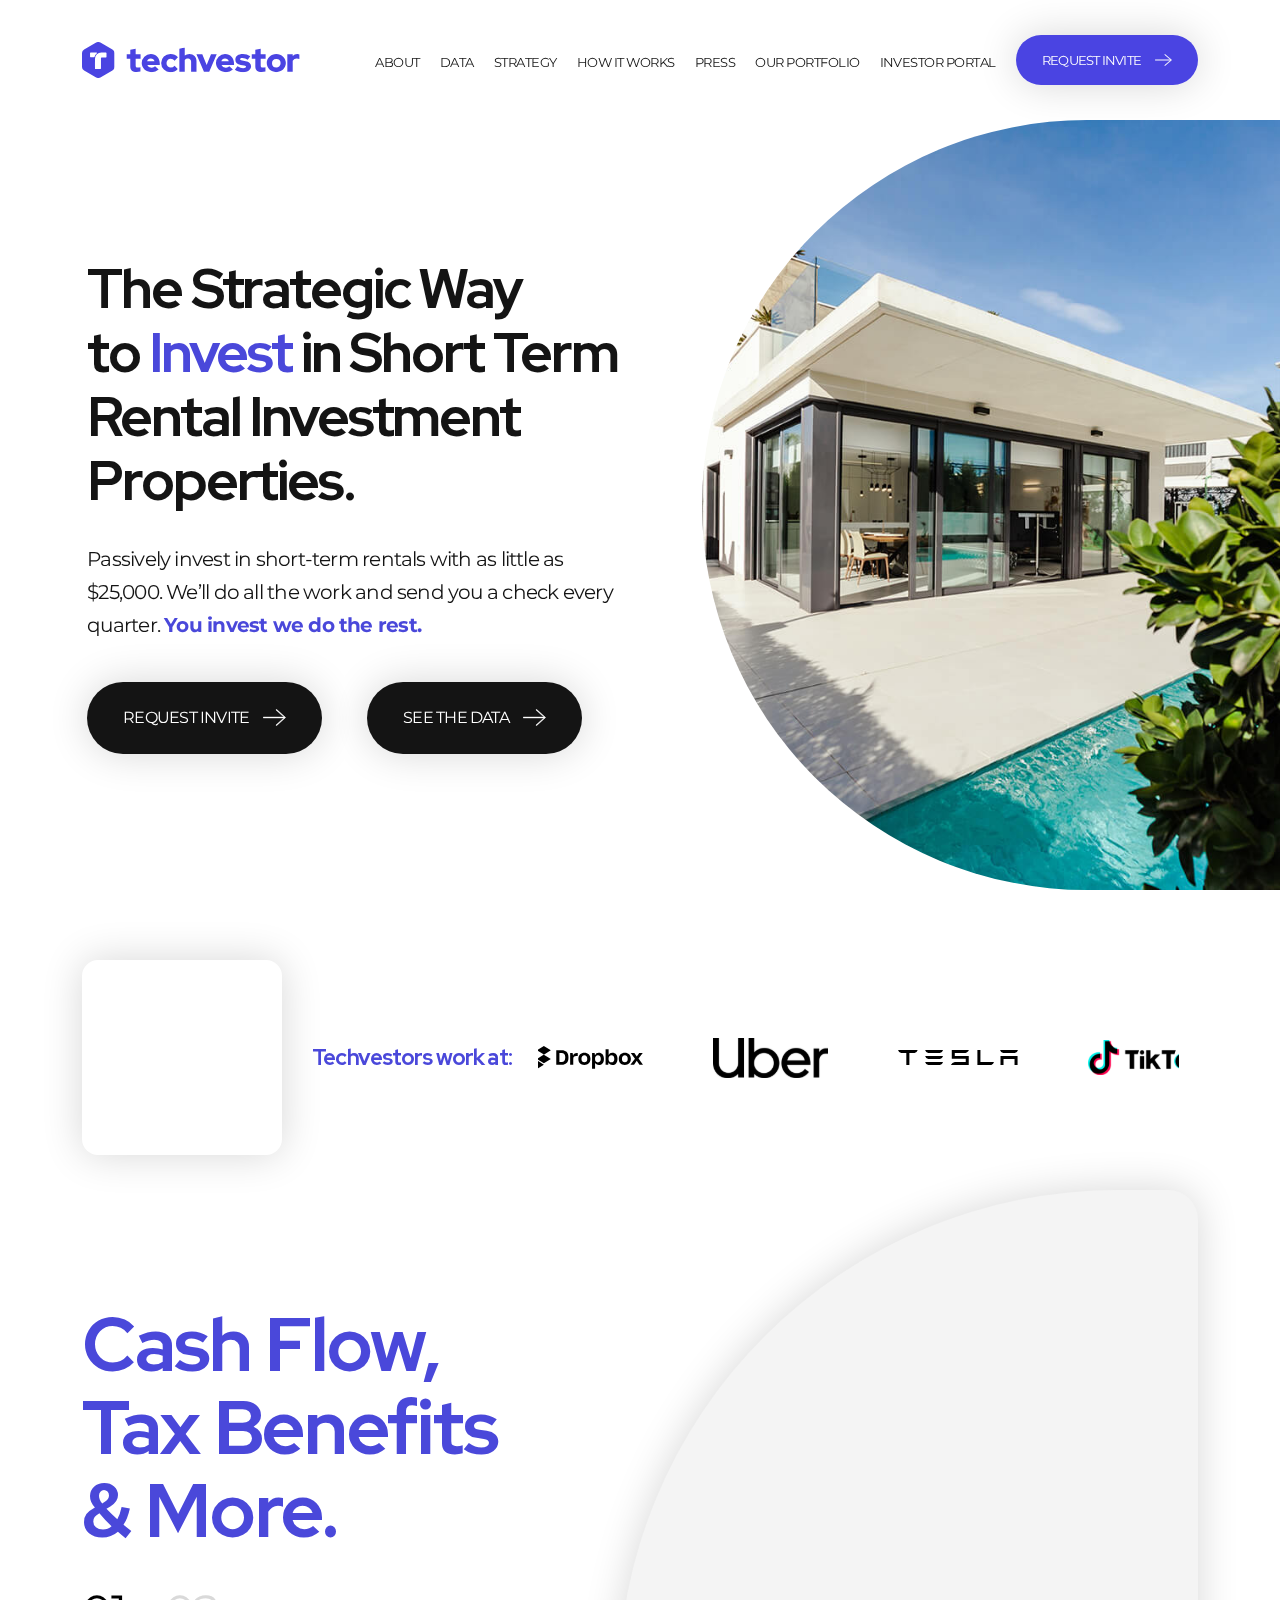
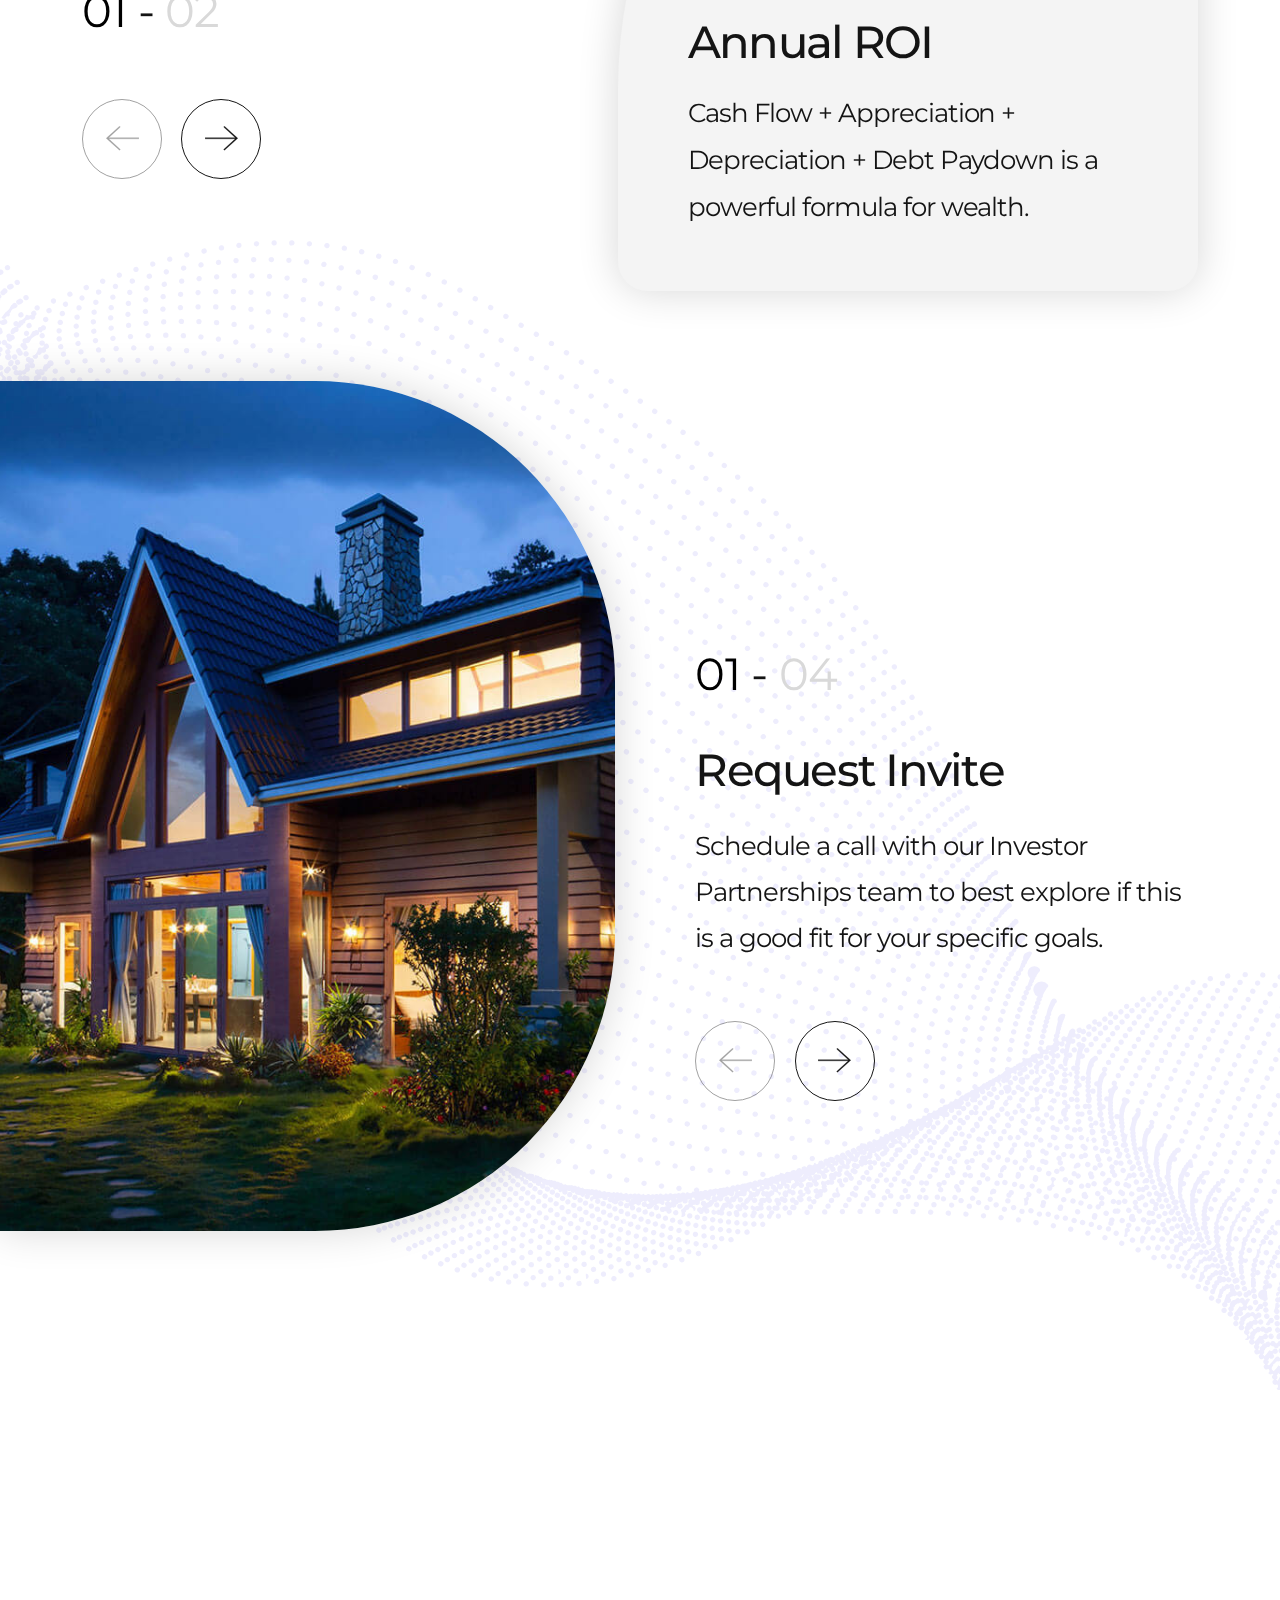
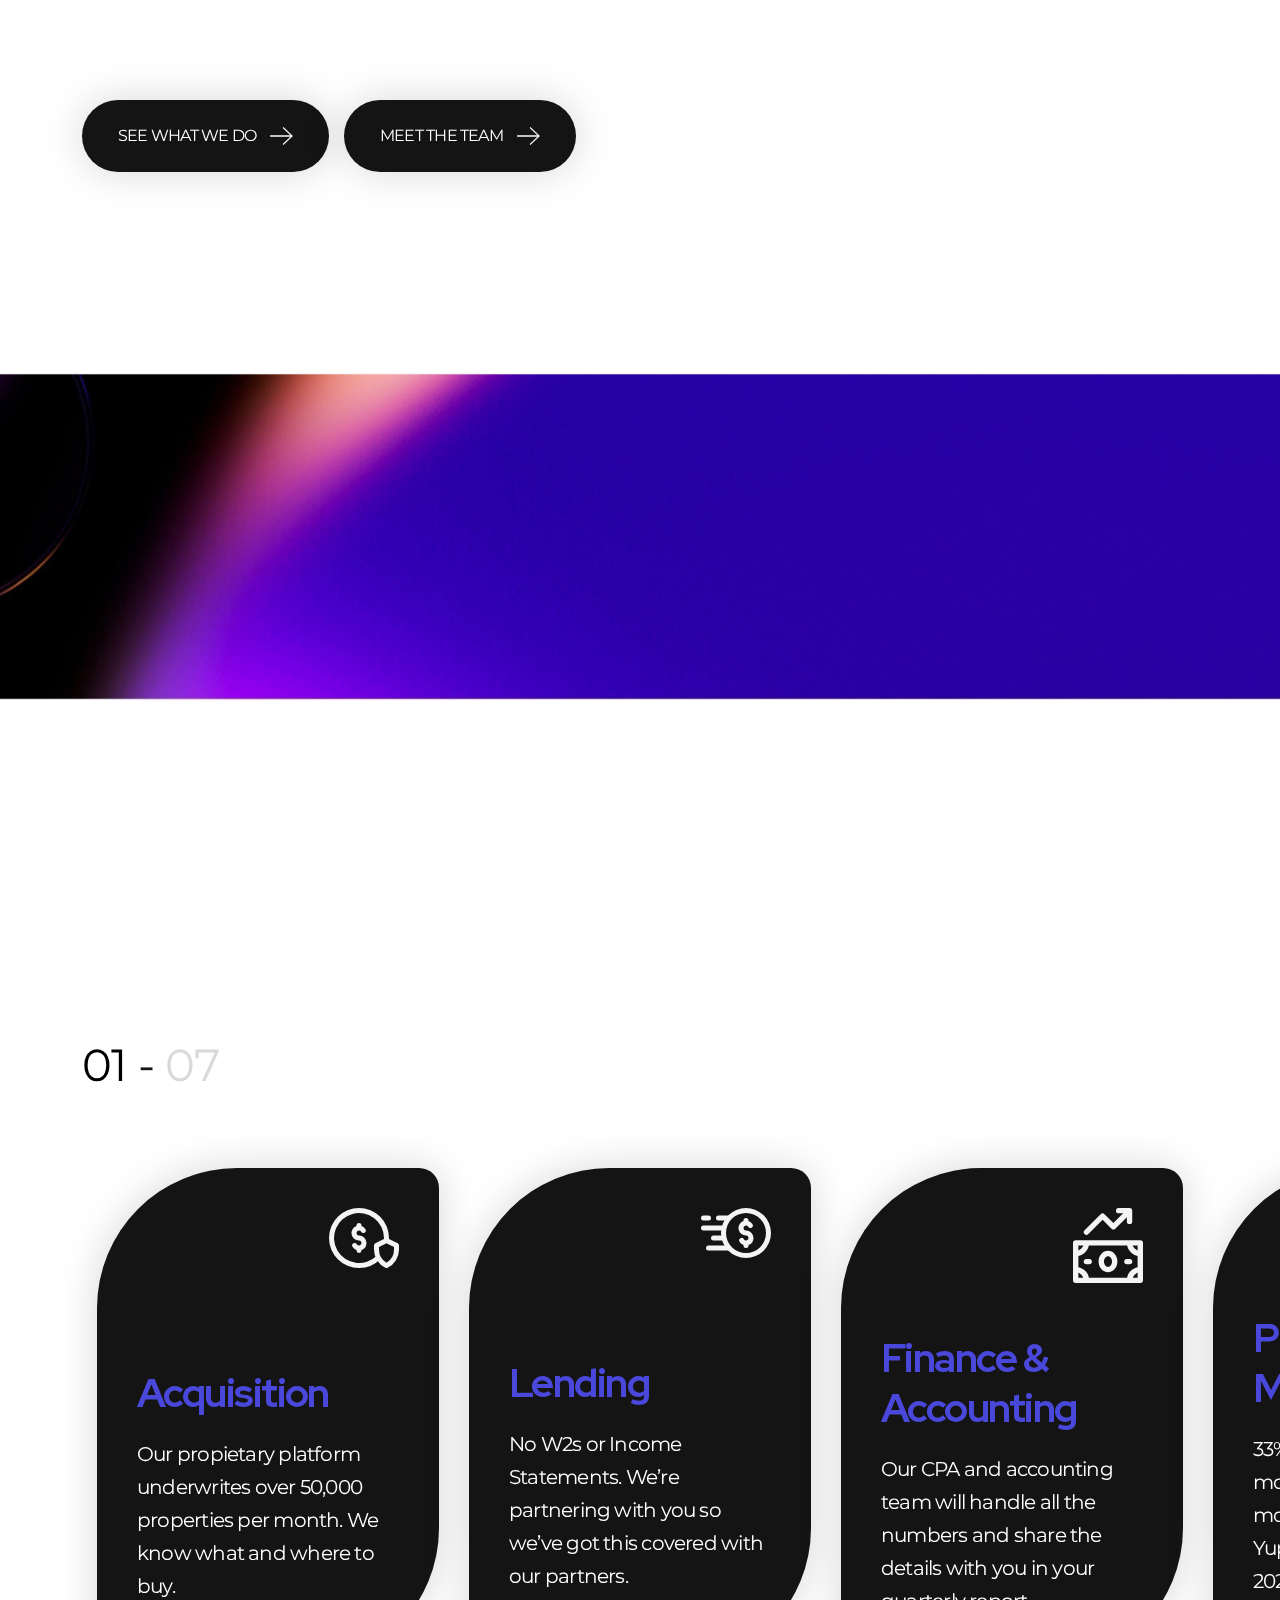
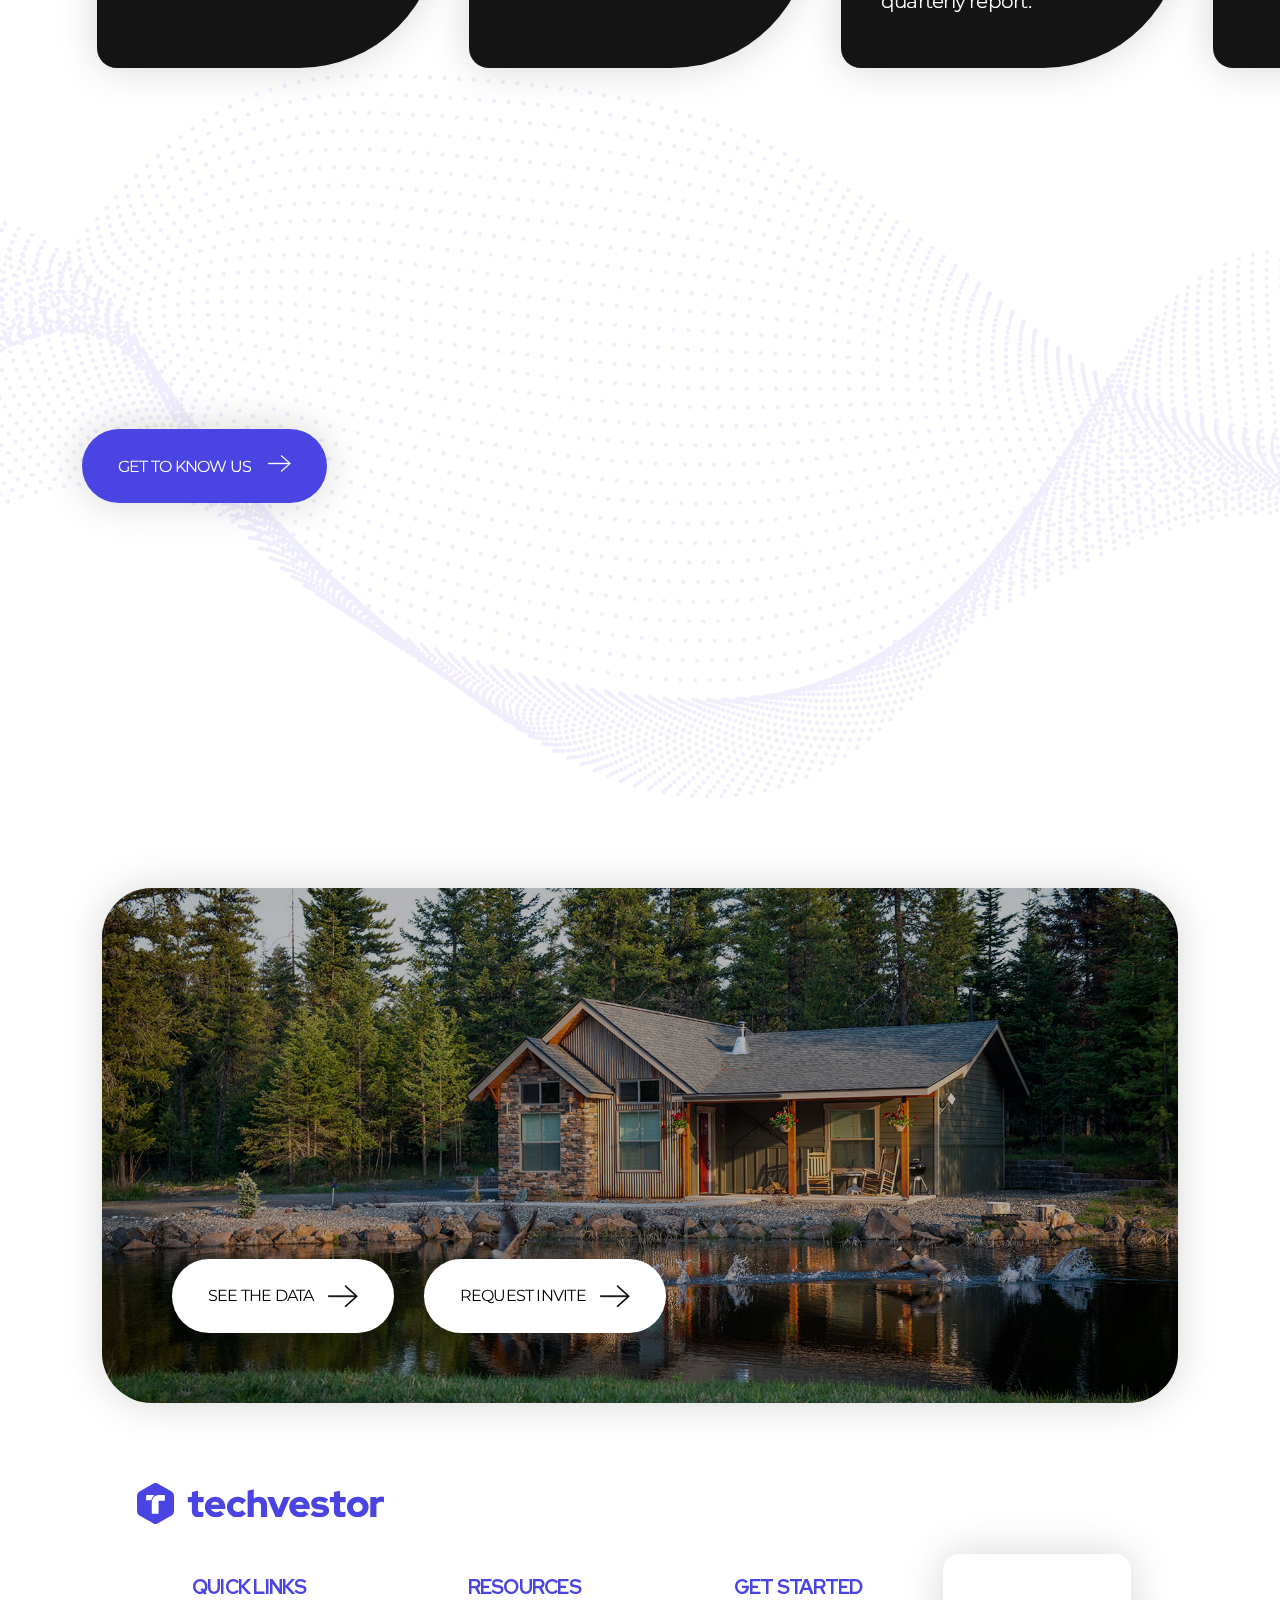
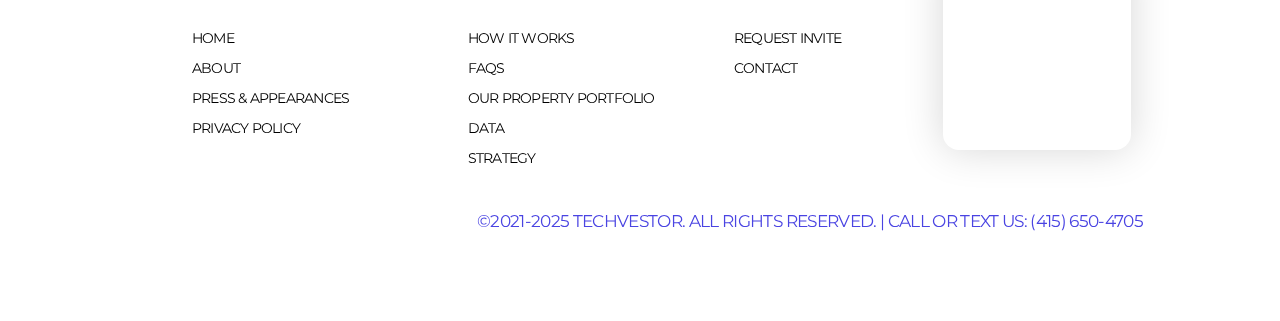
<file: index.html>
<!DOCTYPE html>
<html lang="en">
  <head>
    <meta charset="UTF-8" />
    <meta http-equiv="X-UA-Compatible" content="IE=edge" />
    <meta name="viewport" content="width=device-width, initial-scale=1.0" />
    <meta name="format-detection" content="telephone=no" />
    <!--Required Meta Tag-->
    <meta name="description" content="" />
    <meta name="keywords" content="" />

    <!--Favicon-->
    <link rel="shortcut icon" href="assets/images/favicon.svg" type="image/x-icon" />

    <!--Title-->
    <title>Techvestor - Home</title>

    <!--Css-->
    <link rel="stylesheet" href="assets/css/style.css" />

    <!--Font-->
    <link href="https://fonts.googleapis.com/css2?family=Montserrat:wght@300;400;500;600;700;800;900&display=swap" rel="stylesheet" />
  </head>

  <body>
    <header class="headerSection" id="header">
      <div class="container">
        <div class="headerSection__holder">
          <div class="headerSection__logo">
            <a href="index.html">
              <img src="assets/images/logo.svg" alt="" />
            </a>
          </div>
          <div class="headerSection__navigation">
            <nav class="headerSection__navbar">
              <ul class="list-style-none">
                <li>
                  <a href="about.html">About</a>
                </li>
                <li>
                  <a href="data.html">Data</a>
                </li>
                <li>
                  <a href="strategy.html">Strategy</a>
                </li>
                <li>
                  <a href="how-it-work.html">How it works</a>
                </li>
                <li>
                  <a href="press-and-appearances.html">Press</a>
                </li>
                <li>
                  <a href="portfolio.html">Our Portfolio</a>
                </li>
                <li>
                  <a href="javscript:void(0)">Investor portal</a>
                </li>
              </ul>
            </nav>
            <a href="request.html" class="commonBtn blueBg requestBtn d-flex align-items-center justify-content-center">
              <span>Request Invite</span>
              <img src="assets/images/arrow.svg" alt="" />
            </a>
          </div>
          <div class="menu-icon">
            <span></span>
            <span></span>
            <span></span>
          </div>
        </div>
      </div>
    </header>
    <!--Header End-->
    <div class="header__height"></div>
    <main class="middle">
      <section class="bannerSetion homeBanner">
        <div class="container-fluid">
          <div class="bannerSetion__row d-flex align-items-center">
            <div class="bannerSetion__left">
              <div class="bannerSetion__content animated fdeIn__Up" data-emergence="hidden">
                <h1 class="commonHeading">
                  The Strategic Way <br />
                  to <span class="blueClr">Invest</span> in Short Term Rental Investment Properties.
                </h1>
                <p>
                  Passively invest in short-term rentals with as little as $25,000. We’ll do all the work and send you a check every quarter.
                  <span class="bold blueClr">You invest we do the rest.</span>
                </p>
                <div class="btn__wrapper d-flex align-items-center">
                  <a href="request.html" class="commonBtn blackBg d-flex align-items-center justify-content-center">
                    <span>Request Invite</span>
                    <img src="assets/images/arrow.svg" alt="" />
                  </a>
                  <a href="data.html" class="commonBtn blackBg d-flex align-items-center justify-content-center">
                    <span>See the Data</span>
                    <img src="assets/images/arrow.svg" alt="" />
                  </a>
                </div>
              </div>
            </div>
            <div class="bannerSetion__right">
              <div class="bannerSetion__imgBox roundedCorner__left animated fdeIn__Up" data-emergence="hidden">
                <img class="ukiyo" src="assets/images/homeBanner.jpg" alt="" />
              </div>
            </div>
          </div>
        </div>
      </section>
      <!-- Banner End -->
      <section class="reviewSection">
        <div class="container">
          <div class="row align-items-center">
            <div class="col-12 col-sm-12 col-md-12 col-lg-2 badgeColumn">
              <div class="reviewSection__badge">
                <iframe
                  src="https://widget.reviews.io/badge-modern/widget?elementId=badge-160&amp;version=1&amp;&amp;store=scoutpads&amp;primaryClr=%236117CD&amp;starsClr=%2333F1C6"
                  frameborder="0"
                  width="242"
                  title="Reviews Badge Modern Widget"
                  style="min-width: 200px"
                  height="203"
                  data-lf-yt-playback-inspected-yegkb8lbwoy4ep3z="true"
                ></iframe>
              </div>
            </div>
            <div class="col-12 col-sm-12 col-md-12 col-lg-3 textColumn">
              <div class="reviewSection__text text-center">
                <h6 class="blueClr m-0">Techvestors work at:</h6>
              </div>
            </div>
            <div class="col-12 col-sm-12 col-md-12 col-lg-7 sliderColumn">
              <div class="reviewSection__clients client-slider">
                <div class="client-slider--item">
                  <img src="assets/images/dropbox-logo.svg" alt="" />
                </div>
                <div class="client-slider--item">
                  <img src="assets/images/uber-logo.svg" alt="" />
                </div>
                <div class="client-slider--item">
                  <img src="assets/images/tesla-logo.svg" alt="" />
                </div>
                <div class="client-slider--item">
                  <img src="assets/images/tikTok-logo.svg" alt="" />
                </div>
                <div class="client-slider--item">
                  <img src="assets/images/uber-logo.svg" alt="" />
                </div>
                <div class="client-slider--item">
                  <img src="assets/images/tesla-logo.svg" alt="" />
                </div>
              </div>
            </div>
          </div>
        </div>
      </section>
      <section class="benefitSection">
        <div class="container">
          <div class="benefitSection__inner">
            <div class="row align-items-center justify-content-between">
              <div class="col-md-5">
                <div class="benefitSection__title">
                  <div class="commonHeading blueClr animated" data-emergence="hidden">Cash Flow, Tax Benefits & More.</div>
                </div>
                <div class="benefitSection__Btn">
                  <div class="slides-numbers" id="benefitCounter"><span class="active">01</span> - <span class="total"></span></div>
                  <div class="benefitSection__arrows col-auto">
                    <button class="slickPreviousBtn slick-prev slick-arrow" aria-label="Previous" type="button">
                      <svg xmlns="http://www.w3.org/2000/svg" viewBox="0 0 54.566 40.505">
                        <g id="Group_799" data-name="Group 799" transform="translate(2511.307 -439.569) rotate(180)">
                          <g id="Group_279" data-name="Group 279" transform="translate(2456.99 -479.721)">
                            <path
                              id="Path_1"
                              data-name="Path 1"
                              d="M19.9,0,0,22.018l1.452,1.311L18.921,4V53.943h1.955V4L38.347,23.329,39.8,22.018Z"
                              transform="translate(53.943 0) rotate(90)"
                              stroke-width="0.5"
                            />
                          </g>
                        </g>
                      </svg>
                    </button>
                    <button class="slickNextBtn slick-next slick-arrow" aria-label="Next" type="button">
                      <svg xmlns="http://www.w3.org/2000/svg" viewBox="0 0 54.566 40.505">
                        <g id="Group_798" data-name="Group 798" transform="translate(-2456.74 480.074)">
                          <g id="Group_279" data-name="Group 279" transform="translate(2456.99 -479.721)">
                            <path
                              id="Path_1"
                              data-name="Path 1"
                              d="M19.9,0,0,22.018l1.452,1.311L18.921,4V53.943h1.955V4L38.347,23.329,39.8,22.018Z"
                              transform="translate(53.943 0) rotate(90)"
                              stroke-width="0.5"
                            />
                          </g>
                        </g>
                      </svg>
                    </button>
                  </div>
                </div>
              </div>
              <div class="col-md-6 benefitSection__anual--column">
                <div class="benefitSection__anual--content commonBoxshadow whiteSmokeBg">
                  <div class="benefitSlider">
                    <div class="item">
                      <div class="benefitSection__graph--holder">
                        <div class="benefitSection__graph--donut chartTrack" data-percent="100" data-final="100" data-background="#4A44E2"></div>
                        <div class="benefitSection__graph--donut chartBar" data-percent="20" data-final="20" data-background="#4A44E2">
                          <span class="percent"></span>
                        </div>
                      </div>
                      <div class="benefitSection__cntnt">
                        <h2 class="medium">Annual ROI</h2>
                        <p class="h5 regular">Cash Flow + Appreciation + Depreciation + Debt Paydown is a powerful formula for wealth.</p>
                      </div>
                    </div>
                    <div class="item">
                      <div class="benefitSection__graph--holder">
                        <div class="benefitSection__graph--donut chartTrack" data-percent="1" data-final="100" data-background="#4A44E2"></div>
                        <div class="benefitSection__graph--donut chartBar" data-percent="1" data-final="15" data-background="#4A44E2">
                          <span class="percent"></span>
                        </div>
                      </div>
                      <div class="benefitSection__cntnt">
                        <h2 class="medium">Annual Cash Flow</h2>
                        <p class="h5 regular">Earn double digit yield on an annual basis to achieve the passive income you want.</p>
                      </div>
                    </div>
                  </div>
                </div>
              </div>
            </div>
          </div>
        </div>
      </section>
      <section class="sectionOuter__bg">
        <div class="wideSection howitworkSection">
          <div class="container-fluid">
            <div class="wideSection__row d-flex align-items-center justify-content-between">
              <div class="wideSection__img roundedCorner__right commonBoxshadow" data-emergence="hidden">
                <img src="assets/images/how-it-work.jpg" alt="" />
              </div>
              <div class="wideSection__content">
                <div class="commonHeading blueClr animated fdeIn__Up" data-emergence="hidden">How it works</div>
                <div class="slides-numbers" id="howitworkCounter"><span class="active">01</span> - <span class="total"></span></div>
                <div class="howitworkSlider">
                  <div class="howitworkSlider__item">
                    <h2 class="medium">Request Invite</h2>
                    <p class="h5 regular">
                      Schedule a call with our Investor Partnerships team to best explore if this is a good fit for your specific goals.
                    </p>
                  </div>
                  <div class="howitworkSlider__item">
                    <h2 class="medium">Let’s Talk</h2>
                    <p class="h5 regular">
                      If it’s a mutual fit, we’ll partner with you. We’ll explain all the ins and outs. In short, you invest, we do the rest.
                    </p>
                  </div>
                  <div class="howitworkSlider__item">
                    <h2 class="medium">We Get to Work</h2>
                    <p class="h5 regular">
                      We’ll handle everything from A to Z and soon, you’ll be cash flowing with STRs while banking that equity.
                    </p>
                  </div>
                  <div class="howitworkSlider__item">
                    <h2 class="medium">Rinse & Repeat</h2>
                    <p class="h5 regular">
                      Collect your cash flow, grow your wealth and if you’re up for it, rinse and repeat until you hit your financial goals.
                    </p>
                  </div>
                </div>
                <div class="wideSection__arrows col-auto">
                  <button class="slickPreviousBtn slick-prev slick-arrow" aria-label="Previous" type="button">
                    <svg xmlns="http://www.w3.org/2000/svg" viewBox="0 0 54.566 40.505">
                      <g id="Group_799" data-name="Group 799" transform="translate(2511.307 -439.569) rotate(180)">
                        <g id="Group_279" data-name="Group 279" transform="translate(2456.99 -479.721)">
                          <path
                            id="Path_1"
                            data-name="Path 1"
                            d="M19.9,0,0,22.018l1.452,1.311L18.921,4V53.943h1.955V4L38.347,23.329,39.8,22.018Z"
                            transform="translate(53.943 0) rotate(90)"
                            stroke-width="0.5"
                          />
                        </g>
                      </g>
                    </svg>
                  </button>
                  <button class="slickNextBtn slick-next slick-arrow" aria-label="Next" type="button">
                    <svg xmlns="http://www.w3.org/2000/svg" viewBox="0 0 54.566 40.505">
                      <g id="Group_798" data-name="Group 798" transform="translate(-2456.74 480.074)">
                        <g id="Group_279" data-name="Group 279" transform="translate(2456.99 -479.721)">
                          <path
                            id="Path_1"
                            data-name="Path 1"
                            d="M19.9,0,0,22.018l1.452,1.311L18.921,4V53.943h1.955V4L38.347,23.329,39.8,22.018Z"
                            transform="translate(53.943 0) rotate(90)"
                            stroke-width="0.5"
                          />
                        </g>
                      </g>
                    </svg>
                  </button>
                </div>
              </div>
            </div>
          </div>
        </div>
        <div class="devcontentSection">
          <div class="container">
            <div class="row">
              <div class="col-md-6">
                <div class="devcontentSection__left">
                  <div class="commonHeading blueClr animated fdeIn__Up" data-emergence="hidden">We’ve done this once or twice before…</div>
                  <div class="btn__wrapper d-flex align-items-center">
                    <a href="how-it-work.html" class="commonBtn blackBg d-flex align-items-center justify-content-center">
                      <span>See what we do</span>
                      <img src="assets/images/arrow.svg" alt="" />
                    </a>
                    <a href="about.html" class="commonBtn blackBg d-flex align-items-center justify-content-center">
                      <span>Meet the team</span>
                      <img src="assets/images/arrow.svg" alt="" />
                    </a>
                  </div>
                </div>
              </div>
              <div class="col-md-6">
                <div class="devcontentSection__right animated fdeIn__Up" data-emergence="hidden">
                  <p>
                    We built Techvestor after 10+ years of working for the Facebooks and Apples of the world. Cash flow, tax benefits and real estate
                    gave us freedom, security and allowed us to finally LIVE. Today, we’ve helped over 500+ people invest in real estate, coast to
                    coast and all across the world.
                  </p>
                  <p>
                    We’re 2 ex-techies who thought there was a better way. So, we spent the last decade building it ourselves. We focused on cash
                    flowing, tax efficient, self compounding real estate.
                  </p>
                  <p>
                    Techvestor is our vision of the most seamless cash flow experience someone can imagine. Simply want to do it and it’s done. That’s
                    our goal with building this company.
                  </p>
                  <p>We invite you to join the cash flow journey.</p>
                </div>
              </div>
            </div>
          </div>
        </div>
      </section>
      <section class="noteSection" style="background-image: url(./assets/images/note-bg.jpg)">
        <div class="container">
          <div class="noteSection__wrap">
            <p class="whiteClr medium animated fdeIn__Up" data-emergence="hidden">
              Please Note: Techvestor is only open to accredited investors, and all investments, including this one, carry the risk of full loss.
            </p>
          </div>
        </div>
      </section>
      <section class="investSection">
        <div class="container">
          <div class="title__wrapper">
            <div class="commonHeading bold animated fdeIn__Up" data-emergence="hidden">
              You <span class="blueClr">Invest.</span> We do <br />
              the rest. It’s that easy.
            </div>
          </div>
          <div class="slides-numbers" id="investSliderCounter"><span class="active">01</span> - <span class="total"></span></div>
          <div class="investSlider">
            <div>
              <div class="investSlider__item">
                <div class="blackCard blackBg commonBoxshadow">
                  <div class="blackCard__inner d-flex flex-column">
                    <div class="blackCard__img">
                      <img src="assets/images/secureDollar-icon.svg" alt="" />
                    </div>
                    <div class="blackCard__hdng">
                      <h3 class="blueClr">Acquisition</h3>
                    </div>
                    <div class="blackCard__cntnt">
                      <p>Our propietary platform underwrites over 50,000 properties per month. We know what and where to buy.</p>
                    </div>
                  </div>
                </div>
              </div>
            </div>
            <div>
              <div class="investSlider__item">
                <div class="blackCard blackBg commonBoxshadow">
                  <div class="blackCard__inner d-flex flex-column">
                    <div class="blackCard__img">
                      <img src="assets/images/dollar-icon.svg" alt="" />
                    </div>
                    <div class="blackCard__hdng">
                      <h3 class="blueClr">Lending</h3>
                    </div>
                    <div class="blackCard__cntnt">
                      <p>No W2s or Income Statements. We’re partnering with you so we’ve got this covered with our partners.</p>
                    </div>
                  </div>
                </div>
              </div>
            </div>
            <div>
              <div class="investSlider__item">
                <div class="blackCard blackBg commonBoxshadow">
                  <div class="blackCard__inner d-flex flex-column">
                    <div class="blackCard__img">
                      <img src="assets/images/economicImp-icon.svg" alt="" />
                    </div>
                    <div class="blackCard__hdng">
                      <h3 class="blueClr">Finance & Accounting</h3>
                    </div>
                    <div class="blackCard__cntnt">
                      <p>Our CPA and accounting team will handle all the numbers and share the details with you in your quarterly report.</p>
                    </div>
                  </div>
                </div>
              </div>
            </div>
            <div>
              <div class="investSlider__item">
                <div class="blackCard blackBg commonBoxshadow">
                  <div class="blackCard__inner d-flex flex-column">
                    <div class="blackCard__img">
                      <img src="assets/images/property.svg" alt="" />
                    </div>
                    <div class="blackCard__hdng">
                      <h3 class="blueClr">Property Management</h3>
                    </div>
                    <div class="blackCard__cntnt">
                      <p>33% more revenue, 35% more occupancy and 17% more profit than others. Yup, that’s hot off the press 2025 data.</p>
                    </div>
                  </div>
                </div>
              </div>
            </div>
            <div>
              <div class="investSlider__item">
                <div class="blackCard blackBg commonBoxshadow">
                  <div class="blackCard__inner d-flex flex-column">
                    <div class="blackCard__img">
                      <img src="assets/images/text-oprimize.svg" alt="" />
                    </div>
                    <div class="blackCard__hdng">
                      <h3 class="blueClr">
                        Tax <br />
                        Optimized
                      </h3>
                    </div>
                    <div class="blackCard__cntnt">
                      <p>Depreciation, cost segregation, tax free income anyone? We’ve got it handled. You get a K1.</p>
                    </div>
                  </div>
                </div>
              </div>
            </div>
            <div>
              <div class="investSlider__item">
                <div class="blackCard blackBg commonBoxshadow">
                  <div class="blackCard__inner d-flex flex-column">
                    <div class="blackCard__img">
                      <img src="assets/images/smart-technology.svg" alt="" />
                    </div>
                    <div class="blackCard__hdng">
                      <h3 class="blueClr">Smart Technology</h3>
                    </div>
                    <div class="blackCard__cntnt">
                      <p>AC, security, locks and more. All using the best available tech to ensure we’re not running the utilities up necessarily.</p>
                    </div>
                  </div>
                </div>
              </div>
            </div>
            <div>
              <div class="investSlider__item">
                <div class="blackCard blackBg commonBoxshadow">
                  <div class="blackCard__inner d-flex flex-column">
                    <div class="blackCard__img">
                      <img src="assets/images/design.svg" alt="" />
                    </div>
                    <div class="blackCard__hdng">
                      <h3 class="blueClr">Design</h3>
                    </div>
                    <div class="blackCard__cntnt">
                      <p>Trust us, it matters. We’ll ensure the STR stands out in search rankings and fetches it’s most optimal price.</p>
                    </div>
                  </div>
                </div>
              </div>
            </div>
            <div>
              <div class="investSlider__item">
                <div class="blackCard blackBg commonBoxshadow">
                  <div class="blackCard__inner d-flex flex-column">
                    <div class="blackCard__img">
                      <img src="assets/images/auto-reviews.svg" alt="" />
                    </div>
                    <div class="blackCard__hdng">
                      <h3 class="blueClr">Automated Reviews</h3>
                    </div>
                    <div class="blackCard__cntnt">
                      <p>Our guests love the functional, comfortable, home away from home that we provide. And they review us 4.8+.</p>
                    </div>
                  </div>
                </div>
              </div>
            </div>
            <div>
              <div class="investSlider__item">
                <div class="blackCard blackBg commonBoxshadow">
                  <div class="blackCard__inner d-flex flex-column">
                    <div class="blackCard__img">
                      <img src="assets/images/maintenance.svg" alt="" />
                    </div>
                    <div class="blackCard__hdng">
                      <h3 class="blueClr">Maintenance</h3>
                    </div>
                    <div class="blackCard__cntnt">
                      <p>Included to ensure we can provide a stellar 24/7 guest experience. Guests will love their clean stay.</p>
                    </div>
                  </div>
                </div>
              </div>
            </div>
            <div>
              <div class="investSlider__item">
                <div class="blackCard blackBg commonBoxshadow">
                  <div class="blackCard__inner d-flex flex-column">
                    <div class="blackCard__img">
                      <img src="assets/images/protection.svg" alt="" />
                    </div>
                    <div class="blackCard__hdng">
                      <h3 class="blueClr">Legal</h3>
                    </div>
                    <div class="blackCard__cntnt">
                      <p>You’re protected by our legal team and over a $1M umbrella liability policy by working with us. Hooray!</p>
                    </div>
                  </div>
                </div>
              </div>
            </div>
            <div>
              <div class="investSlider__item">
                <div class="blackCard blackBg commonBoxshadow">
                  <div class="blackCard__inner d-flex flex-column">
                    <div class="blackCard__img">
                      <img src="assets/images/presentation.svg" alt="" />
                    </div>
                    <div class="blackCard__hdng">
                      <h3 class="blueClr">Insta-Worthy Photos</h3>
                    </div>
                    <div class="blackCard__cntnt">
                      <p>You eat with your eyes first. So yes, we’re going to spend the money to make sure this place looks like a million bucks.</p>
                    </div>
                  </div>
                </div>
              </div>
            </div>
            <div>
              <div class="investSlider__item">
                <div class="blackCard blackBg commonBoxshadow">
                  <div class="blackCard__inner d-flex flex-column">
                    <div class="blackCard__img">
                      <img src="assets/images/marketing.svg" alt="" />
                    </div>
                    <div class="blackCard__hdng">
                      <h3 class="blueClr">Multi-Platform</h3>
                    </div>
                    <div class="blackCard__cntnt">
                      <p>We automatically list across Airbnb, VRBO, Expedia and more. Optimizing for the best returns along the way.</p>
                    </div>
                  </div>
                </div>
              </div>
            </div>
            <div>
              <div class="investSlider__item">
                <div class="blackCard blackBg commonBoxshadow">
                  <div class="blackCard__inner d-flex flex-column">
                    <div class="blackCard__img">
                      <img src="assets/images/calender.svg" alt="" />
                    </div>
                    <div class="blackCard__hdng">
                      <h3 class="blueClr">
                        LLC <br />
                        Setup
                      </h3>
                    </div>
                    <div class="blackCard__cntnt">
                      <p>The tax code favors the business owner. Well, now you are one. Welcome to a world of deductions.</p>
                    </div>
                  </div>
                </div>
              </div>
            </div>
            <div>
              <div class="investSlider__item">
                <div class="blackCard blackBg commonBoxshadow">
                  <div class="blackCard__inner d-flex flex-column">
                    <div class="blackCard__img">
                      <img src="assets/images/managment.svg" alt="" />
                    </div>
                    <div class="blackCard__hdng">
                      <h3 class="blueClr">Revenue Management</h3>
                    </div>
                    <div class="blackCard__cntnt">
                      <p>Lower expenses due to our economies of scale. We save 30% over the “old” way of doing things. Profits!</p>
                    </div>
                  </div>
                </div>
              </div>
            </div>
            <div>
              <div class="investSlider__item">
                <div class="blackCard blackBg commonBoxshadow">
                  <div class="blackCard__inner d-flex flex-column">
                    <div class="blackCard__img">
                      <img src="assets/images/reporting.svg" alt="" />
                    </div>
                    <div class="blackCard__hdng">
                      <h3 class="blueClr">Reporting</h3>
                    </div>
                    <div class="blackCard__cntnt">
                      <p>Quarterly reporting with real time access to your dashboard when or if you want to take a peek. 100% transparency.</p>
                    </div>
                  </div>
                </div>
              </div>
            </div>
            <div>
              <div class="investSlider__item">
                <div class="blackCard blackBg commonBoxshadow">
                  <div class="blackCard__inner d-flex flex-column">
                    <div class="blackCard__img">
                      <img src="assets/images/strategy.svg" alt="" />
                    </div>
                    <div class="blackCard__hdng">
                      <h3 class="blueClr">
                        Wealth <br />
                        Strategy
                      </h3>
                    </div>
                    <div class="blackCard__cntnt">
                      <p>Learn how to save 50% on your taxes. Real Estate is just the beginning. Our CPAs and financial advisors can help.</p>
                    </div>
                  </div>
                </div>
              </div>
            </div>
            <div>
              <div class="investSlider__item">
                <div class="blackCard blackBg commonBoxshadow">
                  <div class="blackCard__inner d-flex flex-column">
                    <div class="blackCard__img">
                      <img src="assets/images/identity.svg" alt="" />
                    </div>
                    <div class="blackCard__hdng">
                      <h3 class="blueClr">Identity Verification</h3>
                    </div>
                    <div class="blackCard__cntnt">
                      <p>We take our properties seriously and always know who’s there. Rest easy that we have your back at all times.</p>
                    </div>
                  </div>
                </div>
              </div>
            </div>
            <div>
              <div class="investSlider__item">
                <div class="blackCard blackBg commonBoxshadow">
                  <div class="blackCard__inner d-flex flex-column">
                    <div class="blackCard__img">
                      <img src="assets/images/control-panel.svg" alt="" />
                    </div>
                    <div class="blackCard__hdng">
                      <h3 class="blueClr">
                        Access <br />
                        Control Panel
                      </h3>
                    </div>
                    <div class="blackCard__cntnt">
                      <p>See everything in your dashboard. In real time. We call it the OS. (coming soon)</p>
                    </div>
                  </div>
                </div>
              </div>
            </div>
            <div>
              <div class="investSlider__item">
                <div class="blackCard blackBg commonBoxshadow">
                  <div class="blackCard__inner d-flex flex-column">
                    <div class="blackCard__img">
                      <img src="assets/images/partnership.svg" alt="" />
                    </div>
                    <div class="blackCard__hdng">
                      <h3 class="blueClr">Partnership</h3>
                    </div>
                    <div class="blackCard__cntnt">
                      <p>Ready to do it again? Just give us the green light. You’re already approved and get first dibs as a current partner.</p>
                    </div>
                  </div>
                </div>
              </div>
            </div>
            <div>
              <div class="investSlider__item">
                <div class="blackCard blackBg commonBoxshadow">
                  <div class="blackCard__inner d-flex flex-column">
                    <div class="blackCard__img">
                      <img src="assets/images/economies.svg" alt="" />
                    </div>
                    <div class="blackCard__hdng">
                      <h3 class="blueClr">Economies of Scale</h3>
                    </div>
                    <div class="blackCard__cntnt">
                      <p>Benefit from all the discounts we get. Dollar for dollar. We pass on 100% of all savings.</p>
                    </div>
                  </div>
                </div>
              </div>
            </div>
            <div>
              <div class="investSlider__item"></div>
            </div>
          </div>
        </div>
      </section>
      <section class="guaranteSection">
        <div class="container">
          <div class="row">
            <div class="col-md-6">
              <div class="guaranteSection__lftCntnt">
                <div class="commonHeading animated fdeIn__Up" data-emergence="hidden">Our Guarantee & Promise.</div>
                <a href="strategy.html" class="commonBtn blueBg">
                  <span>Get to know us</span>
                  <img src="assets/images/arrow.svg" alt="" />
                </a>
              </div>
            </div>
            <div class="col-md-6">
              <div class="guaranteSection__rgtCntnt">
                <div class="guaranteSection__rgtCntnt--box animated fdeIn__Up" data-emergence="hidden">
                  <div class="imgBox">
                    <img src="assets/images/ac.svg" alt="" />
                  </div>
                  <div class="cntntBox">
                    <h3>Aligned Incentives</h3>
                    <p>We’ve got skin in the game and the same goals: the best returns.</p>
                  </div>
                </div>
                <div class="guaranteSection__rgtCntnt--box animated fdeIn__Up" data-emergence="hidden">
                  <div class="imgBox">
                    <img src="assets/images/paper-icon.svg" alt="" />
                  </div>
                  <div class="cntntBox">
                    <h3>Transparent from Day One</h3>
                    <p>The good, the bad (if any). All shared with you, every quarter.</p>
                  </div>
                </div>
              </div>
            </div>
          </div>
        </div>
      </section>
      <section class="commonBtmSection">
        <div class="container">
          <div class="commonBtmSection__wrapper commonBoxshadow" style="background-image: url(./assets/images/homeBtm-img.jpg)">
            <div class="commonBtmSection__cntnt">
              <div class="commonHeading whiteClr animated fdeIn__Up" data-emergence="hidden">Ready to take the first step</div>
              <p class="animated fdeIn__Up" data-emergence="hidden">We’ll be with you every step of the way.</p>
            </div>
            <div class="btn__wrapper d-flex align-items-center">
              <a href="data.html" class="commonBtn whiteBg blackClr d-flex align-items-center justify-content-center">
                <span>See the Data</span>
                <svg xmlns="http://www.w3.org/2000/svg" width="22.907" height="17.147" viewBox="0 0 22.907 17.147">
                  <path
                    id="Path_1"
                    data-name="Path 1"
                    d="M8.221,0,0,9.1l.6.542L7.816,1.653V22.284h.808V1.653l7.217,7.985.6-.542Z"
                    transform="translate(22.534 0.353) rotate(90)"
                    stroke-width="0.5"
                  />
                </svg>
              </a>
              <a href="request.html" class="commonBtn whiteBg blackClr d-flex align-items-center justify-content-center">
                <span>Request Invite</span>
                <svg xmlns="http://www.w3.org/2000/svg" width="22.907" height="17.147" viewBox="0 0 22.907 17.147">
                  <path
                    id="Path_1"
                    data-name="Path 1"
                    d="M8.221,0,0,9.1l.6.542L7.816,1.653V22.284h.808V1.653l7.217,7.985.6-.542Z"
                    transform="translate(22.534 0.353) rotate(90)"
                    stroke-width="0.5"
                  />
                </svg>
              </a>
            </div>
          </div>
        </div>
      </section>
    </main>
    <!-- Middle End -->
    <footer class="footerSection">
      <div class="container">
        <div class="footerSection__wrapper">
          <div class="footerSection__logo">
            <img src="assets/images/logo.svg" alt="" />
          </div>
          <div class="footerSection__nav">
            <div class="footerSection__row d-flex">
              <div class="footerSection__column quickLinks">
                <h6>Quick Links</h6>
                <ul class="list-style-none">
                  <li>
                    <a href="index.html">Home</a>
                  </li>
                  <li>
                    <a href="about.html">About</a>
                  </li>
                  <li>
                    <a href="press-and-appearances.html">Press & Appearances</a>
                  </li>
                  <li>
                    <a href="privacy-policy.html">Privacy Policy</a>
                  </li>
                </ul>
              </div>
              <div class="footerSection__column resources">
                <h6>Resources</h6>
                <ul class="list-style-none">
                  <li>
                    <a href="how-it-work.html">How it Works</a>
                  </li>
                  <li>
                    <a href="faq.html">FAQs</a>
                  </li>
                  <li>
                    <a href="portfolio.html">Our Property Portfolio</a>
                  </li>
                  <li>
                    <a href="data.html">Data</a>
                  </li>
                  <li>
                    <a href="strategy.html">Strategy</a>
                  </li>
                </ul>
              </div>
              <div class="footerSection__column getStarted">
                <h6>Get Started</h6>
                <ul class="list-style-none">
                  <li>
                    <a href="request.html">Request Invite</a>
                  </li>
                  <li>
                    <a href="contact-us.html">Contact</a>
                  </li>
                </ul>
              </div>
              <div class="footerSection__column reviewBadge">
                <div class="reviewBadge__inner">
                  <iframe
                    src="https://widget.reviews.io/badge-modern/widget?elementId=badge-160&amp;version=1&amp;&amp;store=scoutpads&amp;primaryClr=%236117CD&amp;starsClr=%2333F1C6"
                    frameborder="0"
                    width="242
                                "
                    title="Reviews Badge Modern Widget"
                    style="min-width: 200px"
                    height="203"
                    data-lf-yt-playback-inspected-yegkb8lbwoy4ep3z="true"
                  ></iframe>
                </div>
              </div>
            </div>
            <div class="copyRight">
              <p>©2021-2025 Techvestor. All rights reserved. | Call or Text Us: (415) 650-4705</p>
            </div>
          </div>
        </div>
      </div>
    </footer>
    <!-- Footer End -->
    <script src="assets/js/jquery.min.js"></script>
    <script src="assets/js/slick.js"></script>
    <script src="assets/js/easypiechart.js"></script>
    <script src="assets/js/emergence.js"></script>
    <script src="assets/js/jquery.inview.min.js"></script>
    <script src="assets/js/scrollMonitor.js"></script>
    <script src="assets/js/jquery.counterup.min.js"></script>
    <script src="assets/js/custom.js"></script>
  </body>
</html>
</file>
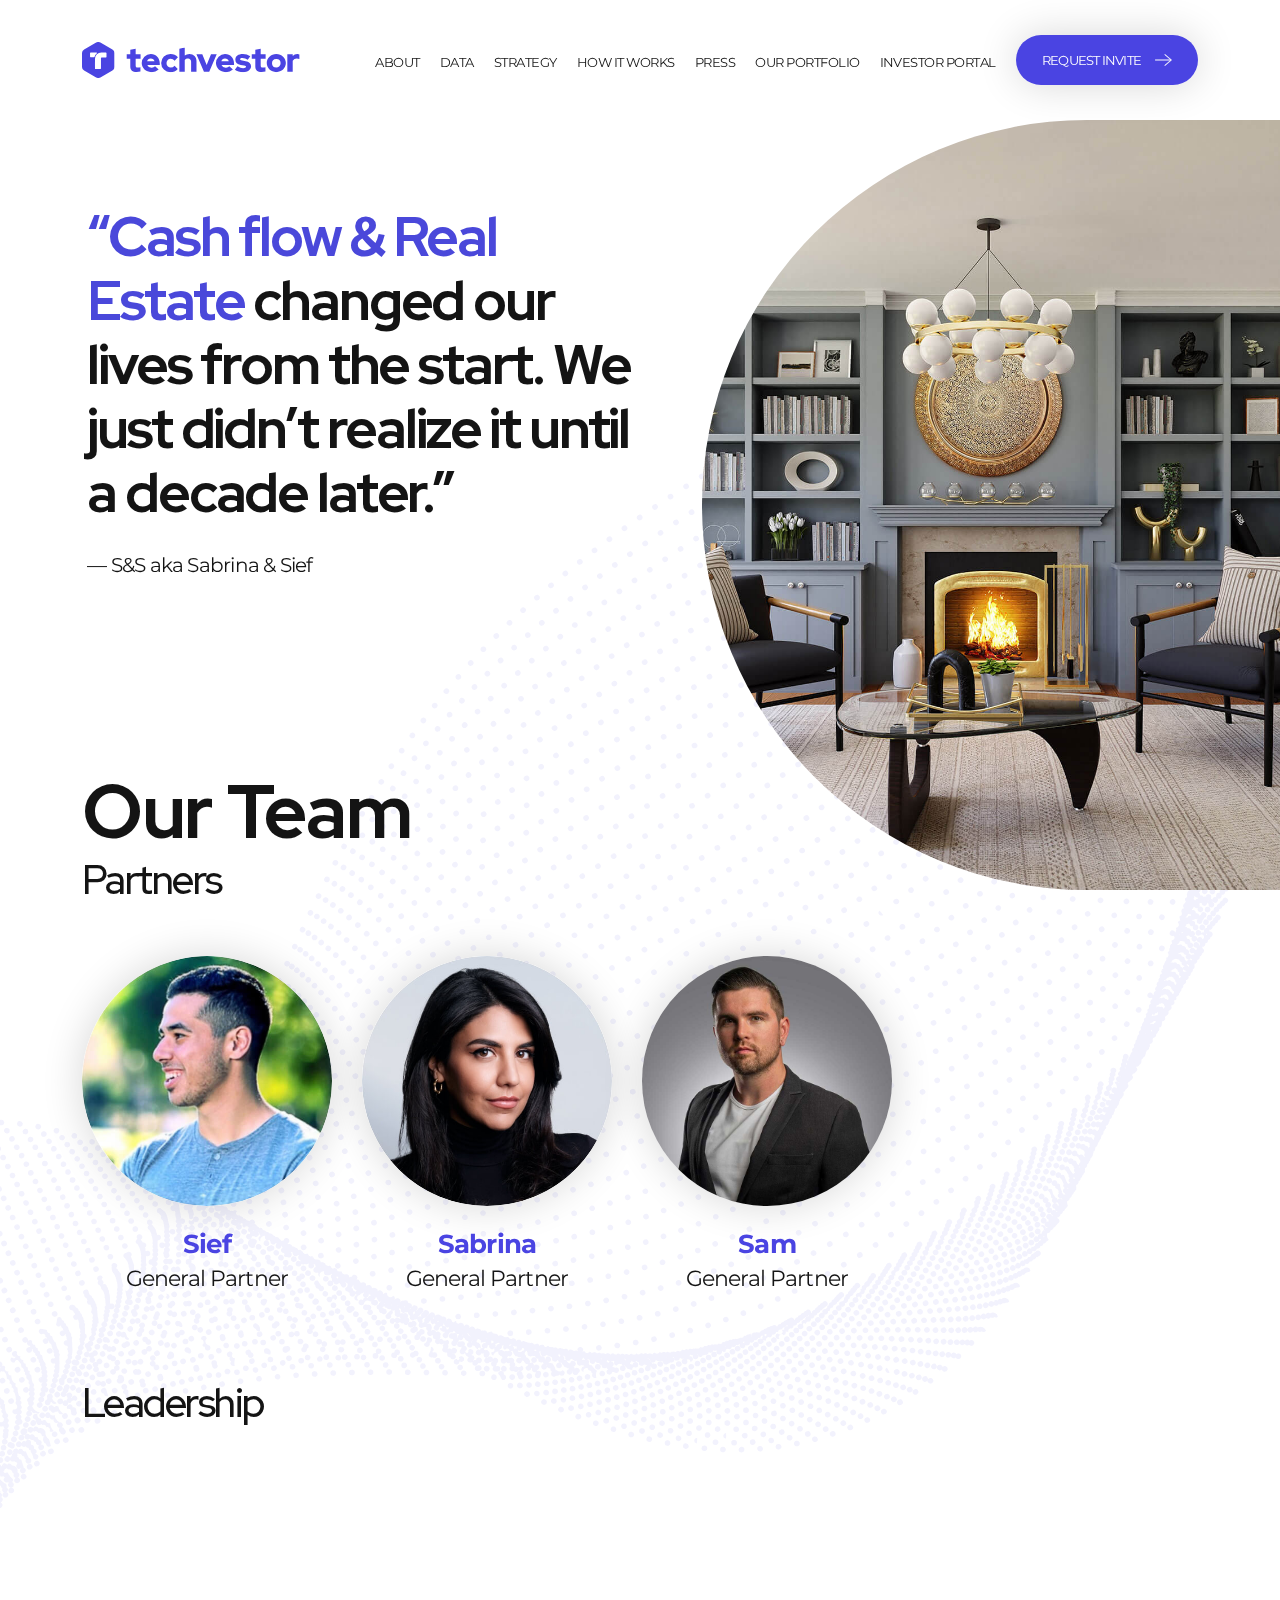
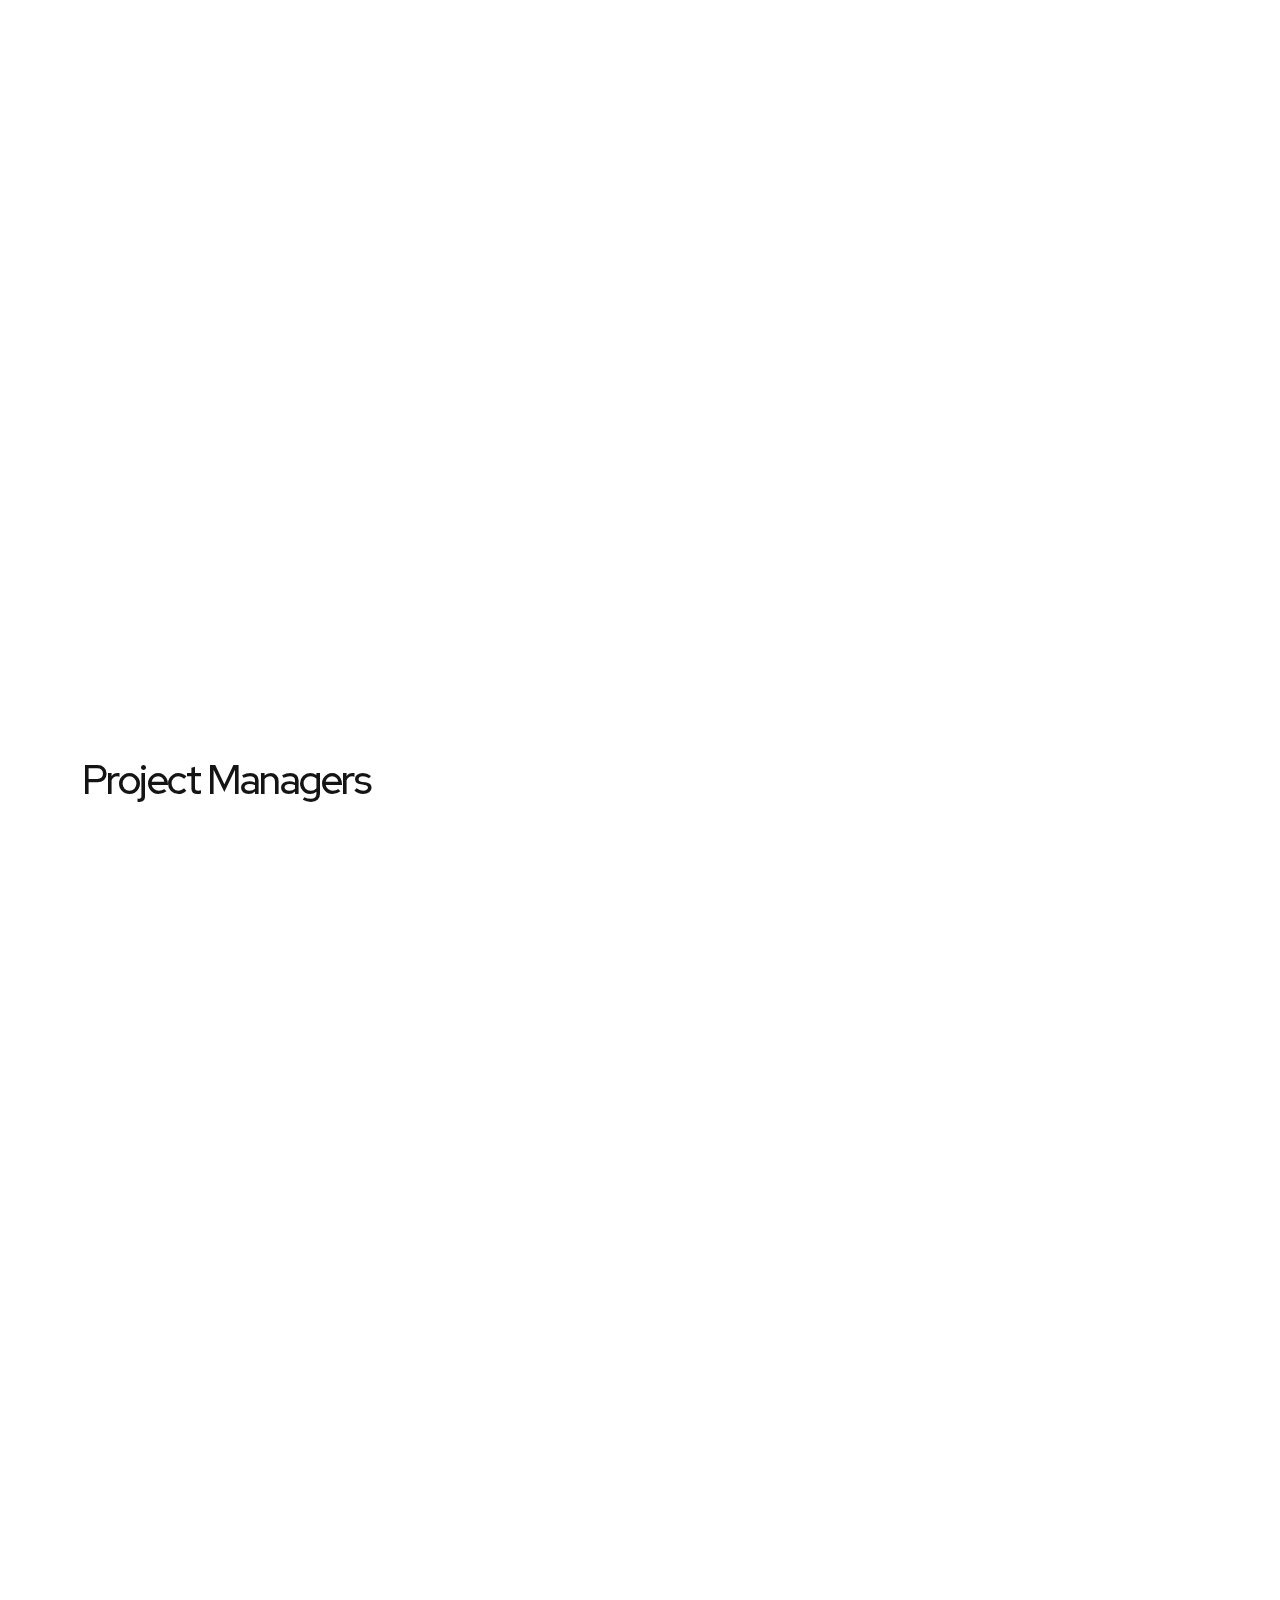
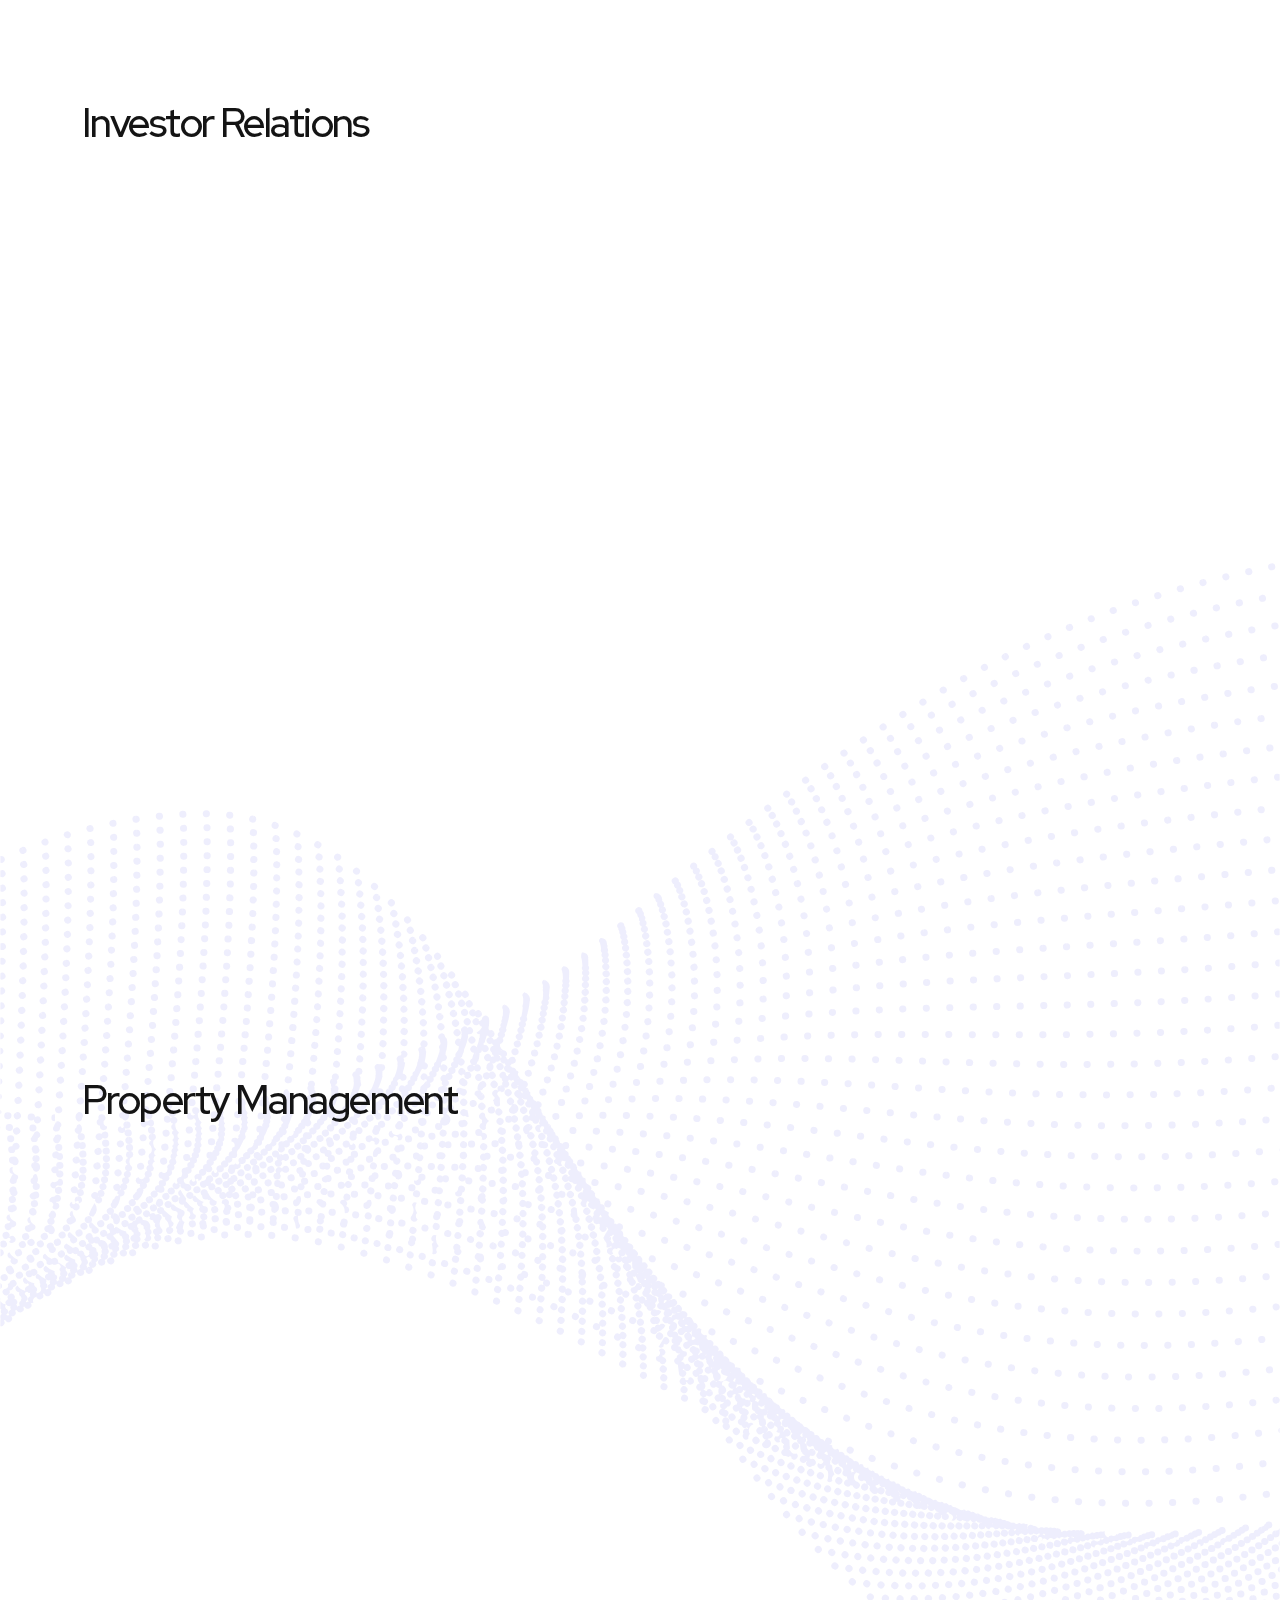
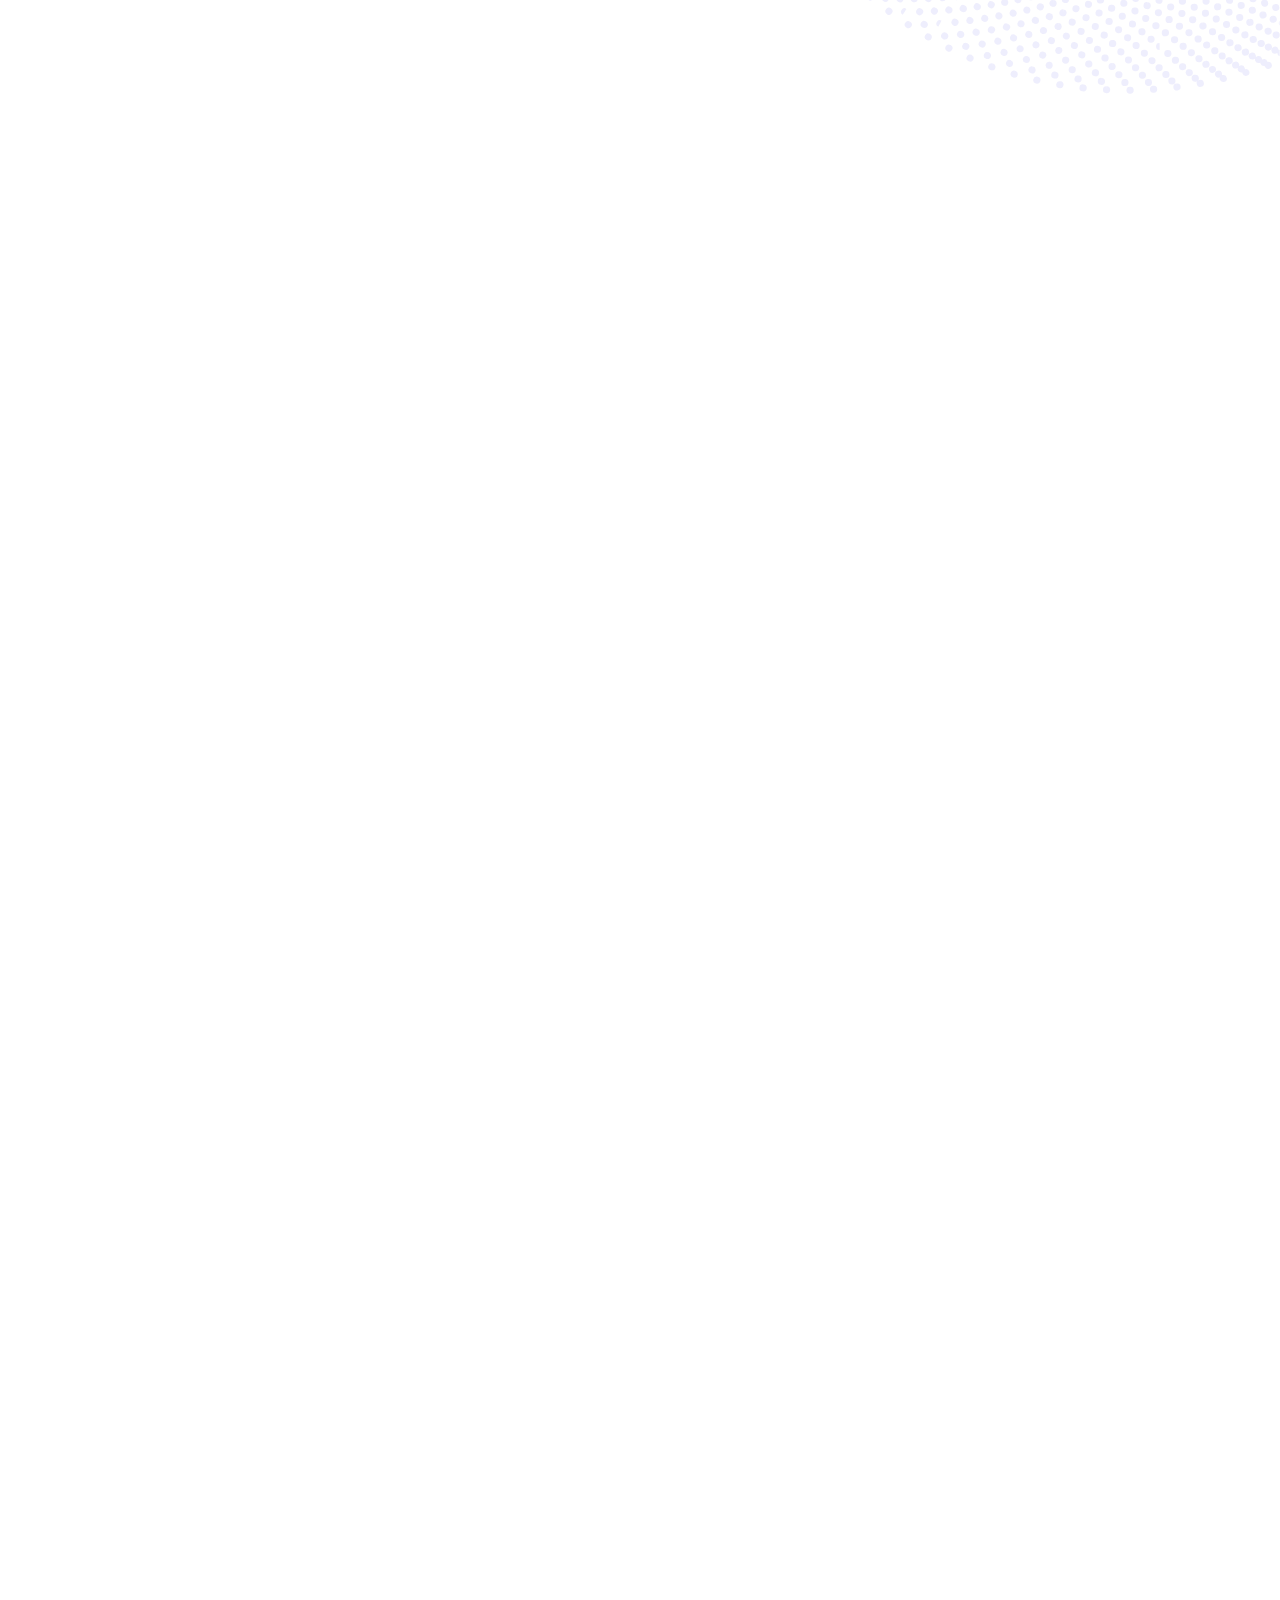
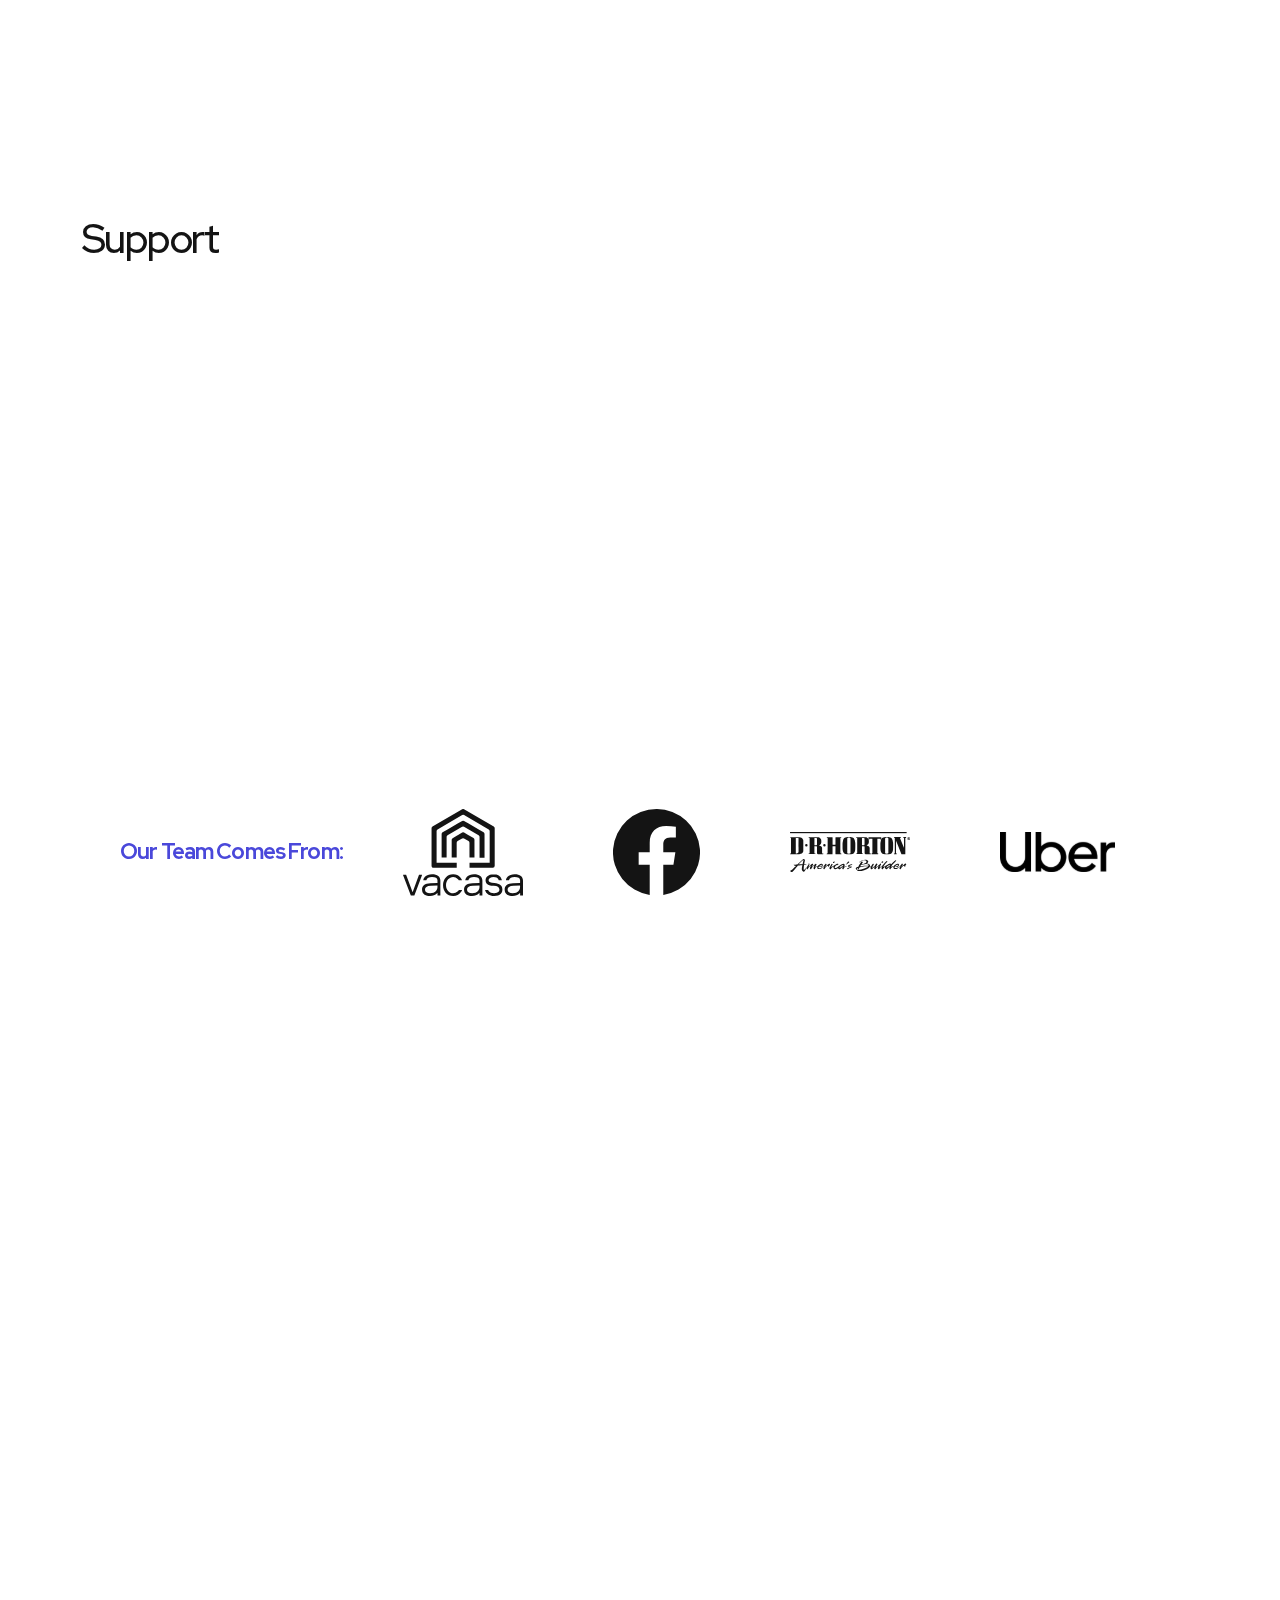
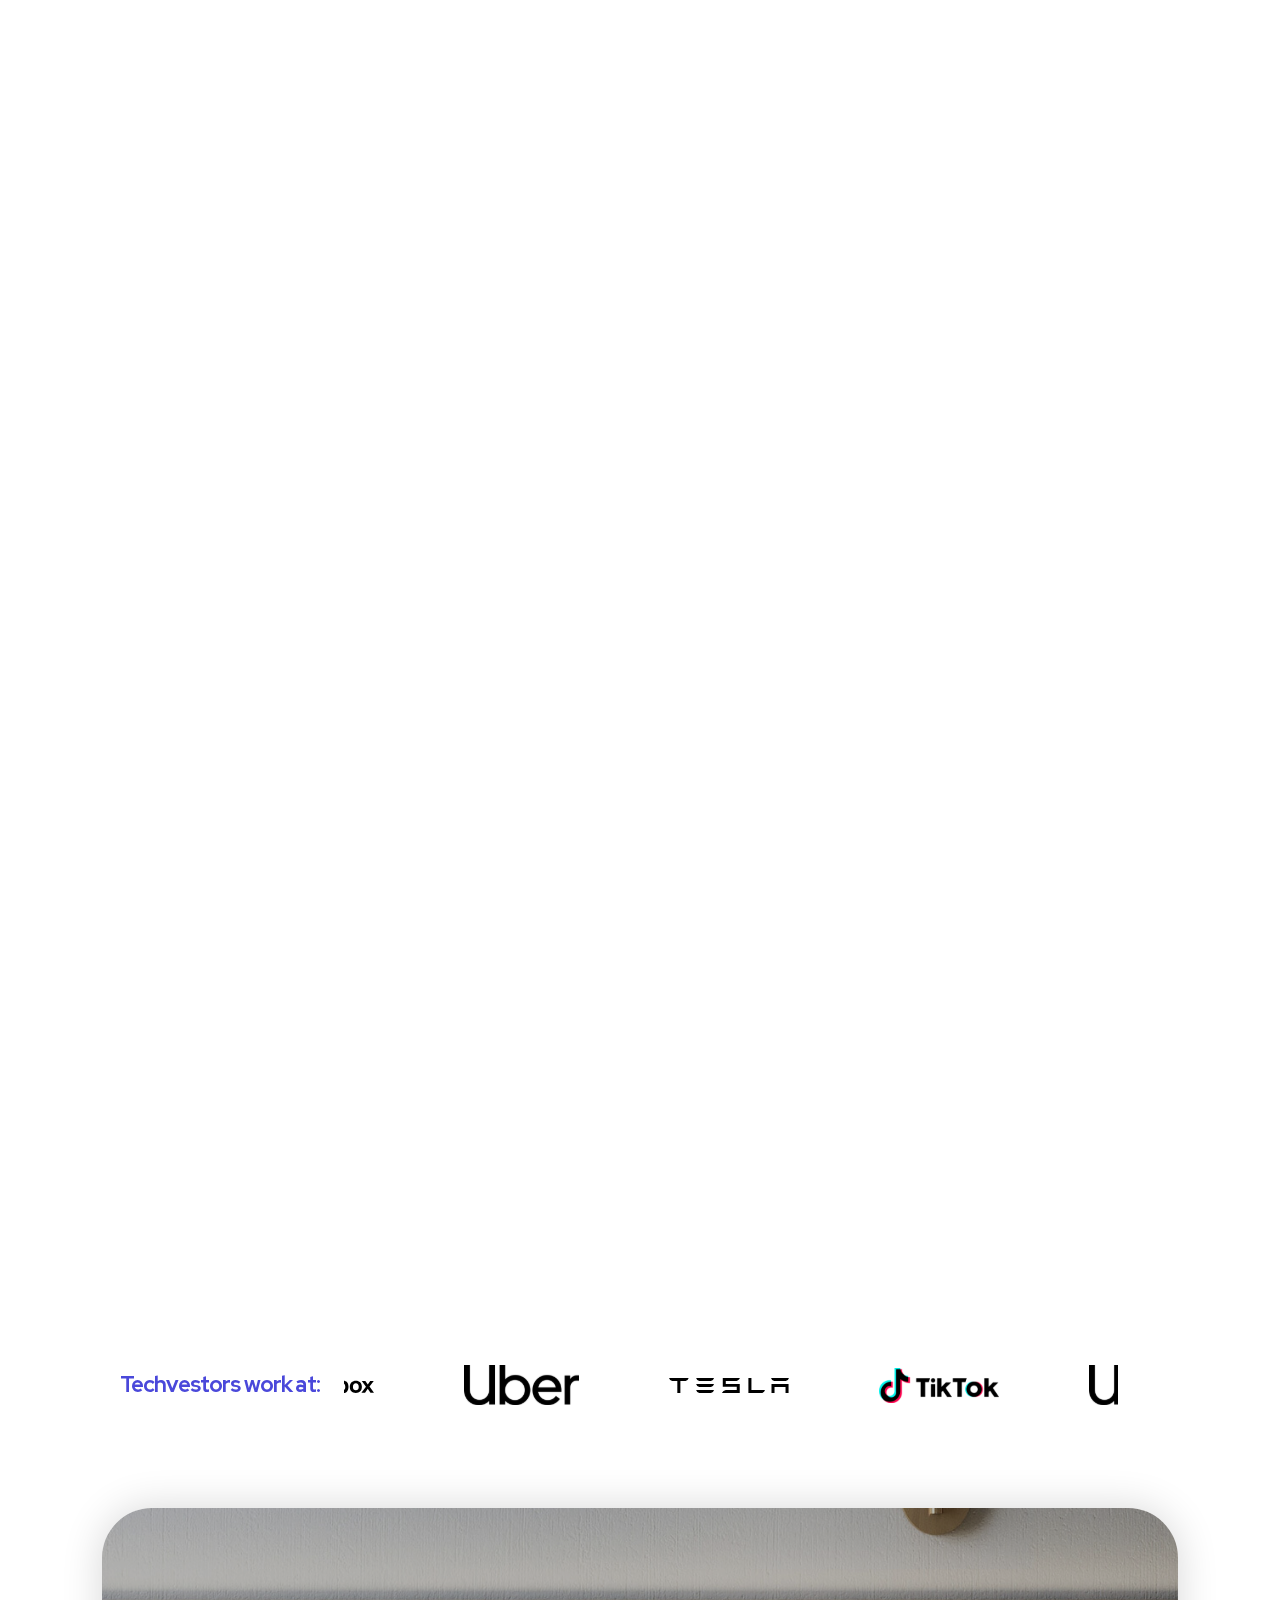
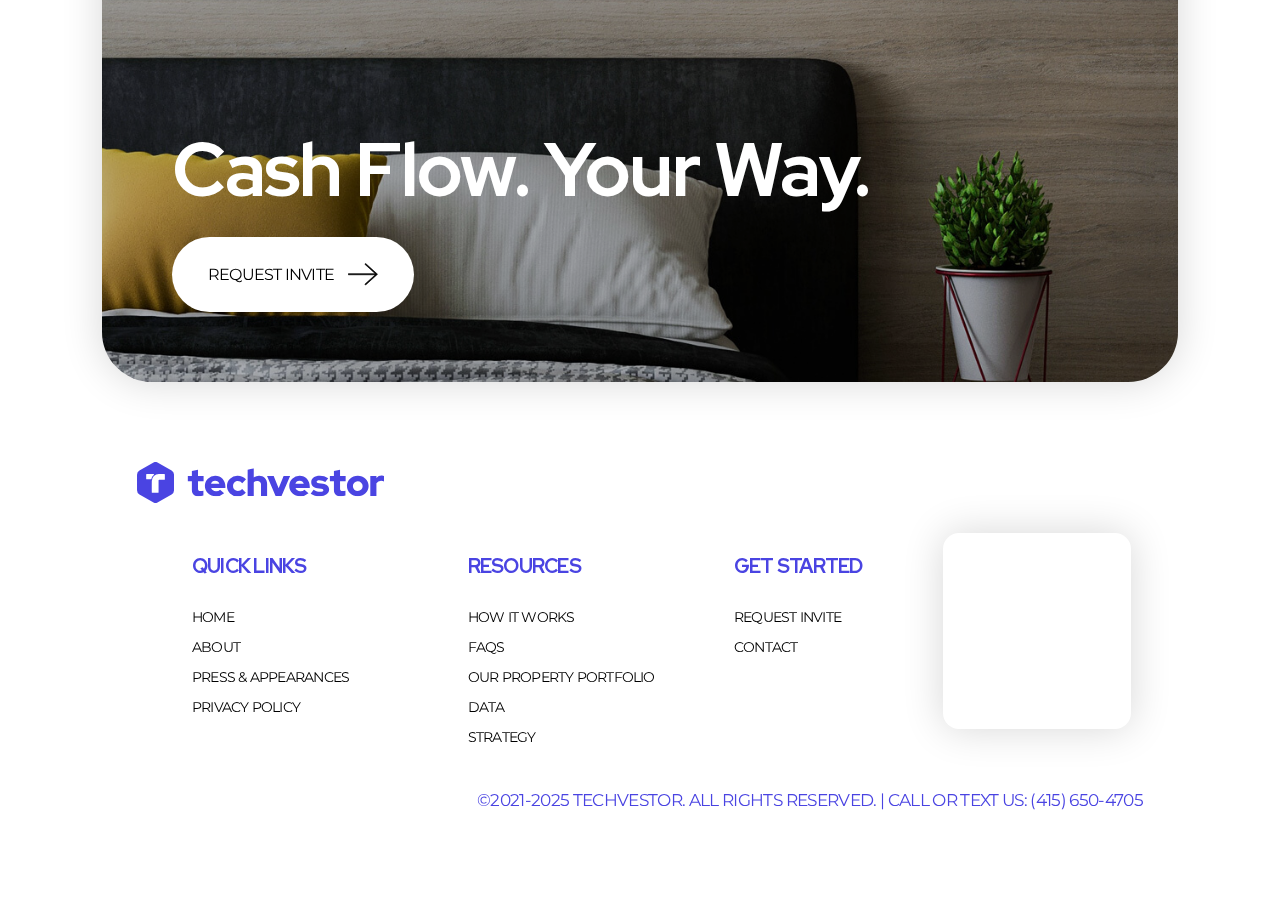
<file: about.html>
<!DOCTYPE html>
<html lang="en">

<head>
    <meta charset="UTF-8">
    <meta http-equiv="X-UA-Compatible" content="IE=edge">
    <meta name="viewport" content="width=device-width, initial-scale=1.0">
    <meta name="format-detection" content="telephone=no">
    <!--Required Meta Tag-->
    <meta name="description" content="">
    <meta name="keywords" content="">

    <!--Favicon-->
    <link rel="shortcut icon" href="assets/images/favicon.svg" type="image/x-icon">

    <!--Title-->
    <title>Techvestor - About</title>

    <!--Css-->
    <link rel="stylesheet" href="assets/css/style.css">

    <!--Font-->
    <link href="https://fonts.googleapis.com/css2?family=Montserrat:wght@300;400;500;600;700;800;900&display=swap"
        rel="stylesheet">
</head>

<body>
    <header class="headerSection" id="header">
        <div class="container">
            <div class="headerSection__holder">
                <div class="headerSection__logo">
                    <a href="index.html">
                        <img src="assets/images/logo.svg" alt="">
                    </a>
                </div>
                <div class="headerSection__navigation">
                    <nav class="headerSection__navbar">
                        <ul class="list-style-none">
                            <li>
                                <a href="about.html">About</a>
                            </li>
                            <li>
                                <a href="data.html">Data</a>
                            </li>
                            <li>
                                <a href="strategy.html">Strategy</a>
                            </li>
                            <li>
                                <a href="how-it-work.html">How it works</a>
                            </li>
                            <li>
                                <a href="press-and-appearances.html">Press</a>
                            </li>
                            <li>
                                <a href="portfolio.html">Our Portfolio</a>
                            </li>
                            <li>
                                <a href="javscript:void(0)">Investor portal</a>
                            </li>
                        </ul>
                    </nav>
                    <a href="request.html"
                        class="commonBtn blueBg requestBtn d-flex align-items-center justify-content-center">
                        <span>Request Invite</span>
                        <img src="assets/images/arrow.svg" alt="">
                    </a>
                </div>
                <div class="menu-icon">
                    <span></span>
                    <span></span>
                    <span></span>
                </div>
            </div>
        </div>
    </header>
    <!--Header End-->
    <div class="header__height"></div>
    <main class="middle">
        <section class="bannerSetion homeBanner aboutBanner">
            <div class="container-fluid">
                <div class="bannerSetion__row d-flex align-items-start">
                    <div class="bannerSetion__left ">
                        <div class="bannerSetion__content animated fdeIn__Up" data-emergence="hidden">
                            <h1 class="commonHeading ">
                                <span class="blueClr"> “Cash flow & Real Estate</span> changed our lives from the start.
                                We just didn’t realize it until a decade later.”
                            </h1>
                            <p class="animated" data-emergence="visible" data-wow-duration="2s" data-wow-delay="0.4s">—
                                S&S aka Sabrina & Sief </span>
                            </p>
                        </div>
                    </div>
                    <div class="bannerSetion__right animated">
                        <div class="bannerSetion__imgBox roundedCorner__left" data-emergence="hidden">
                            <img class="ukiyo" src="assets/images/about-banner.jpg" alt="">
                        </div>
                    </div>
                </div>
            </div>
        </section>
        <section class="ourTeam dottedSectionBg">
            <div class="container">
                <div class="row">
                    <div class="ourTeam__head animated fdeIn__Up" data-emergence="hidden">
                        <h2 class="commonHeading">Our Team</h2>
                    </div>
                    <div class="ourteam__subHead">
                        <h3 class="medium">Partners</h3>
                    </div>
                </div>
            </div>
            <!-- partner -->
            <div class="ourTeam__partner">
                <div class="container">
                    <div class="ourTeam__inner">
                        <div class="row ourTeam__hldr">
                            <div class="ourTeam__item">
                                <div class="ourTeam__list animated fdeIn__Up" data-emergence="hidden">
                                    <div class="ourTeam__imghldr commonBoxshadow">
                                        <img src="./assets/images/sief.jpg" alt="">
                                    </div>
                                    <div class="ourTeam__content">
                                        <span class="ourTeam__name">Sief</span>
                                        <span class="ourTeam__pos">General Partner</span>
                                    </div>
                                </div>
                            </div>
                            <!--  -->
                            <div class="ourTeam__item">
                                <div class="ourTeam__list animated fdeIn__Up" data-emergence="hidden">
                                    <div class="ourTeam__imghldr commonBoxshadow">
                                        <img src="./assets/images/Sabrina_2022.jpg" alt="">
                                    </div>
                                    <div class="ourTeam__content">
                                        <span class="ourTeam__name">Sabrina</span>
                                        <span class="ourTeam__pos">General Partner</span>
                                    </div>
                                </div>
                            </div>
                            <!--  -->
                            <div class="ourTeam__item">
                                <div class="ourTeam__list animated fdeIn__Up" data-emergence="hidden">
                                    <div class="ourTeam__imghldr commonBoxshadow">
                                        <img src="./assets/images/sam.jpg" alt="">
                                    </div>
                                    <div class="ourTeam__content">
                                        <span class="ourTeam__name">Sam</span>
                                        <span class="ourTeam__pos">General Partner</span>
                                    </div>
                                </div>
                            </div>
                        </div>
                    </div>
                </div>
            </div>
            <!-- Leadership -->
            <div class="ourTeam__leadership">
                <div class="container">
                    <div class="row">
                        <div class="ourteam__subHead">
                            <h3 class="medium">Leadership</h3>
                        </div>
                    </div>
                    <div class="ourTeam__inner">
                        <div class="row ourTeam__hldr">
                            <div class="ourTeam__item">
                                <div class="ourTeam__list animated fdeIn__Up" data-emergence="hidden">
                                    <div class="ourTeam__imghldr commonBoxshadow">
                                        <img src="./assets/images/mick.jpg" alt="">
                                    </div>
                                    <div class="ourTeam__content">
                                        <span class="ourTeam__name">Mick</span>
                                        <span class="ourTeam__pos">Head of Asset Management</span>
                                    </div>
                                </div>
                            </div>
                            <!--  -->
                            <div class="ourTeam__item">
                                <div class="ourTeam__list animated fdeIn__Up" data-emergence="hidden">
                                    <div class="ourTeam__imghldr commonBoxshadow">
                                        <img src="./assets/images/corbin.jpg" alt="">
                                    </div>
                                    <div class="ourTeam__content">
                                        <span class="ourTeam__name">Corbin</span>
                                        <span class="ourTeam__pos">Head of Finance</span>
                                    </div>
                                </div>
                            </div>
                            <!--  -->
                            <div class="ourTeam__item">
                                <div class="ourTeam__list animated fdeIn__Up" data-emergence="hidden">
                                    <div class="ourTeam__imghldr commonBoxshadow">
                                        <img src="./assets/images/austin.jpg" alt="">
                                    </div>
                                    <div class="ourTeam__content">
                                        <span class="ourTeam__name">Austin</span>
                                        <span class="ourTeam__pos">Head of Revenue</span>
                                    </div>
                                </div>
                            </div>
                            <!--  -->
                            <div class="ourTeam__item">
                                <div class="ourTeam__list animated fdeIn__Up" data-emergence="hidden">
                                    <div class="ourTeam__imghldr commonBoxshadow">
                                        <img src="./assets/images/josh.jpg" alt="">
                                    </div>
                                    <div class="ourTeam__content">
                                        <span class="ourTeam__name">Josh</span>
                                        <span class="ourTeam__pos">Head of Ops</span>
                                    </div>
                                </div>
                            </div>
                            <!--  -->
                            <div class="ourTeam__item">
                                <div class="ourTeam__list animated fdeIn__Up" data-emergence="hidden">
                                    <div class="ourTeam__imghldr commonBoxshadow">
                                        <img src="./assets/images/john.jpg" alt="">
                                    </div>
                                    <div class="ourTeam__content">
                                        <span class="ourTeam__name">John</span>
                                        <span class="ourTeam__pos">Head of Data</span>
                                    </div>
                                </div>
                            </div>
                            <!--  -->
                            <div class="ourTeam__item">
                                <div class="ourTeam__list animated fdeIn__Up" data-emergence="hidden">
                                    <div class="ourTeam__imghldr commonBoxshadow">
                                        <img src="./assets/images/taylor.jpg" alt="">
                                    </div>
                                    <div class="ourTeam__content">
                                        <span class="ourTeam__name">Taylor</span>
                                        <span class="ourTeam__pos">Head of ACQ</span>
                                    </div>
                                </div>
                            </div>
                            <!--  -->
                        </div>
                    </div>
                </div>
            </div>
            <!-- Project Managers -->
            <div class="ourTeam__projectMg">
                <div class="container">
                    <div class="row">
                        <div class="ourteam__subHead">
                            <h3 class="medium">Project Managers</h3>
                        </div>
                    </div>
                    <div class="ourTeam__inner">
                        <div class="row ourTeam__hldr">
                            <div class="ourTeam__item">
                                <div class="ourTeam__list animated fdeIn__Up" data-emergence="hidden">
                                    <div class="ourTeam__imghldr commonBoxshadow">
                                        <img src="./assets/images/jake.jpg" alt="">
                                    </div>
                                    <div class="ourTeam__content">
                                        <span class="ourTeam__name">Jake</span>
                                        <span class="ourTeam__pos">Project Manager</span>
                                    </div>
                                </div>
                            </div>
                            <!--  -->
                            <div class="ourTeam__item">
                                <div class="ourTeam__list animated fdeIn__Up" data-emergence="hidden">
                                    <div class="ourTeam__imghldr commonBoxshadow">
                                        <img src="./assets/images/skylor.jpg" alt="">
                                    </div>
                                    <div class="ourTeam__content">
                                        <span class="ourTeam__name">Skyler</span>
                                        <span class="ourTeam__pos">Project Manager</span>
                                    </div>
                                </div>
                            </div>
                            <!--  -->
                            <div class="ourTeam__item">
                                <div class="ourTeam__list animated fdeIn__Up" data-emergence="hidden">
                                    <div class="ourTeam__imghldr commonBoxshadow">
                                        <img src="./assets/images/diana.jpg" alt="">
                                    </div>
                                    <div class="ourTeam__content">
                                        <span class="ourTeam__name">Diana</span>
                                        <span class="ourTeam__pos">Project Manager</span>
                                    </div>
                                </div>
                            </div>
                            <!--  -->
                            <div class="ourTeam__item">
                                <div class="ourTeam__list animated fdeIn__Up" data-emergence="hidden">
                                    <div class="ourTeam__imghldr commonBoxshadow">
                                        <img src="./assets/images/holly.jpg" alt="">
                                    </div>
                                    <div class="ourTeam__content">
                                        <span class="ourTeam__name">Holly</span>
                                        <span class="ourTeam__pos">Project Manager</span>
                                    </div>
                                </div>
                            </div>
                            <!--  -->
                            <div class="ourTeam__item">
                                <div class="ourTeam__list animated fdeIn__Up" data-emergence="hidden">
                                    <div class="ourTeam__imghldr commonBoxshadow">
                                        <img src="./assets/images/madelynne.jpg" alt="">
                                    </div>
                                    <div class="ourTeam__content">
                                        <span class="ourTeam__name">Madelynne</span>
                                        <span class="ourTeam__pos">Project Manager</span>
                                    </div>
                                </div>
                            </div>
                            <!--  -->
                            <div class="ourTeam__item">
                                <div class="ourTeam__list animated fdeIn__Up" data-emergence="hidden">
                                    <div class="ourTeam__imghldr commonBoxshadow">
                                        <img src="./assets/images/jon.jpg" alt="">
                                    </div>
                                    <div class="ourTeam__content">
                                        <span class="ourTeam__name">Jon</span>
                                        <span class="ourTeam__pos">Project Manager</span>
                                    </div>
                                </div>
                            </div>
                            <!--  -->
                        </div>
                    </div>
                </div>
            </div>
            <!-- Investor Relations -->
            <div class="ourteam__investor">
                <div class="container">
                    <div class="row">
                        <div class="ourteam__subHead">
                            <h3 class="medium">Investor Relations</h3>
                        </div>
                    </div>
                    <div class="ourTeam__inner">
                        <div class="row ourTeam__hldr">
                            <div class="ourTeam__item">
                                <div class="ourTeam__list animated fdeIn__Up" data-emergence="hidden">
                                    <div class="ourTeam__imghldr commonBoxshadow">
                                        <img src="./assets/images/parker.jpg" alt="">
                                    </div>
                                    <div class="ourTeam__content">
                                        <span class="ourTeam__name">Parker</span>
                                        <span class="ourTeam__pos">Partnerships</span>
                                    </div>
                                </div>
                            </div>
                            <!--  -->
                            <div class="ourTeam__item">
                                <div class="ourTeam__list animated fdeIn__Up" data-emergence="hidden">
                                    <div class="ourTeam__imghldr commonBoxshadow">
                                        <img src="./assets/images/nilza.jpg" alt="">
                                    </div>
                                    <div class="ourTeam__content">
                                        <span class="ourTeam__name">Nilza</span>
                                        <span class="ourTeam__pos">Lead, Fund Manager Programs</span>
                                    </div>
                                </div>
                            </div>
                            <!--  -->
                            <div class="ourTeam__item">
                                <div class="ourTeam__list animated fdeIn__Up" data-emergence="hidden">
                                    <div class="ourTeam__imghldr commonBoxshadow">
                                        <img src="./assets/images/tyler.jpg" alt="">
                                    </div>
                                    <div class="ourTeam__content">
                                        <span class="ourTeam__name">Tyler</span>
                                        <span class="ourTeam__pos">Investor Relations</span>
                                    </div>
                                </div>
                            </div>
                            <!--  -->
                            <div class="ourTeam__item">
                                <div class="ourTeam__list animated fdeIn__Up" data-emergence="hidden">
                                    <div class="ourTeam__imghldr commonBoxshadow">
                                        <img src="./assets/images/jeremy.jpg" alt="">
                                    </div>
                                    <div class="ourTeam__content">
                                        <span class="ourTeam__name">Jeremy</span>
                                        <span class="ourTeam__pos">Investor Relations</span>
                                    </div>
                                </div>
                            </div>
                            <!--  -->
                            <div class="ourTeam__item">
                                <div class="ourTeam__list animated fdeIn__Up" data-emergence="hidden">
                                    <div class="ourTeam__imghldr commonBoxshadow">
                                        <img src="./assets/images/brett.jpg" alt="">
                                    </div>
                                    <div class="ourTeam__content">
                                        <span class="ourTeam__name">Brett</span>
                                        <span class="ourTeam__pos">Investor Relations</span>
                                    </div>
                                </div>
                            </div>
                            <!--  -->
                            <div class="ourTeam__item">
                                <div class="ourTeam__list animated fdeIn__Up" data-emergence="hidden">
                                    <div class="ourTeam__imghldr commonBoxshadow">
                                        <img src="./assets/images/brandon.jpg" alt="">
                                    </div>
                                    <div class="ourTeam__content">
                                        <span class="ourTeam__name">Brandon</span>
                                        <span class="ourTeam__pos">Investor Relations</span>
                                    </div>
                                </div>
                                <div class="ourTeam__item">
                                    <!--  -->
                                </div>
                            </div>
                        </div>
                    </div>
                </div>
            </div>
            <!-- Property Management -->
            <div class="ourTeam__propertySec">
                <div class="container">
                    <div class="row">
                        <div class="ourteam__subHead">
                            <h3 class="medium">Property Management</h3>
                        </div>
                    </div>
                    <div class="ourTeam__inner ">
                        <div class="row ourTeam__hldr">
                            <div class="ourTeam__item">
                                <div class="ourTeam__list animated fdeIn__Up" data-emergence="hidden">
                                    <div class="ourTeam__imghldr commonBoxshadow">
                                        <img src="./assets/images/lauren.jpg" alt="">
                                    </div>
                                    <div class="ourTeam__content">
                                        <span class="ourTeam__name">Lauren</span>
                                        <span class="ourTeam__pos">Senior Lead, PM</span>
                                    </div>
                                </div>
                            </div>
                            <!--  -->
                            <div class="ourTeam__item">
                                <div class="ourTeam__list animated fdeIn__Up" data-emergence="hidden">
                                    <div class="ourTeam__imghldr commonBoxshadow">
                                        <img src="./assets/images/andrew.jpg" alt="">
                                    </div>
                                    <div class="ourTeam__content">
                                        <span class="ourTeam__name">Andrew</span>
                                        <span class="ourTeam__pos">Senior Lead, PM</span>
                                    </div>
                                </div>
                            </div>
                            <!--  -->
                            <div class="ourTeam__item">
                                <div class="ourTeam__list animated fdeIn__Up" data-emergence="hidden">
                                    <div class="ourTeam__imghldr commonBoxshadow">
                                        <img src="./assets/images/employee.jpg" alt="">
                                    </div>
                                    <div class="ourTeam__content">
                                        <span class="ourTeam__name">Employee </span>
                                        <span class="ourTeam__pos">Team Lead</span>
                                    </div>
                                </div>
                            </div>
                            <!--  -->
                            <div class="ourTeam__item">
                                <div class="ourTeam__list animated fdeIn__Up" data-emergence="hidden">
                                    <div class="ourTeam__imghldr commonBoxshadow">
                                        <img src="./assets/images/employee.jpg" alt="">
                                    </div>
                                    <div class="ourTeam__content">
                                        <span class="ourTeam__name">Employee</span>
                                        <span class="ourTeam__pos">Team Lead</span>
                                    </div>
                                </div>
                            </div>
                            <!--  -->
                            <div class="ourTeam__item">
                                <div class="ourTeam__list animated fdeIn__Up" data-emergence="hidden">
                                    <div class="ourTeam__imghldr commonBoxshadow">
                                        <img src="./assets/images/employee.jpg" alt="">
                                    </div>
                                    <div class="ourTeam__content">
                                        <span class="ourTeam__name">Employee</span>
                                        <span class="ourTeam__pos">Team Lead</span>
                                    </div>
                                </div>
                            </div>
                            <!--  -->
                            <div class="ourTeam__item">
                                <div class="ourTeam__list animated fdeIn__Up" data-emergence="hidden">
                                    <div class="ourTeam__imghldr commonBoxshadow">
                                        <img src="./assets/images/employee.jpg" alt="">
                                    </div>
                                    <div class="ourTeam__content">
                                        <span class="ourTeam__name">Employee</span>
                                        <span class="ourTeam__pos">Team Lead</span>
                                    </div>
                                </div>
                            </div>
                            <!--  -->
                            <div class="ourTeam__item">
                                <div class="ourTeam__list animated fdeIn__Up" data-emergence="hidden">
                                    <div class="ourTeam__imghldr commonBoxshadow">
                                        <img src="./assets/images/employee.jpg" alt="">
                                    </div>
                                    <div class="ourTeam__content">
                                        <span class="ourTeam__name">Employee</span>
                                        <span class="ourTeam__pos">Guest Happiness <br> Support CSRs </span>
                                    </div>
                                </div>
                            </div>
                            <!--  -->
                            <div class="ourTeam__item">
                                <div class="ourTeam__list animated fdeIn__Up" data-emergence="hidden">
                                    <div class="ourTeam__imghldr commonBoxshadow">
                                        <img src="./assets/images/employee.jpg" alt="">
                                    </div>
                                    <div class="ourTeam__content">
                                        <span class="ourTeam__name">Employee</span>
                                        <span class="ourTeam__pos">Guest Happiness <br> Support CSRs </span>
                                    </div>
                                </div>
                            </div>
                            <div class="ourTeam__item">
                                <div class="ourTeam__list animated fdeIn__Up" data-emergence="hidden">
                                    <div class="ourTeam__imghldr commonBoxshadow">
                                        <img src="./assets/images/employee.jpg" alt="">
                                    </div>
                                    <div class="ourTeam__content">
                                        <span class="ourTeam__name">Employee</span>
                                        <span class="ourTeam__pos">Guest Happiness <br> Support CSRs </span>
                                    </div>
                                </div>
                            </div>
                            <!--  -->
                            <div class="ourTeam__item">
                                <div class="ourTeam__list animated fdeIn__Up" data-emergence="hidden">
                                    <div class="ourTeam__imghldr commonBoxshadow">
                                        <img src="./assets/images/employee.jpg" alt="">
                                    </div>
                                    <div class="ourTeam__content">
                                        <span class="ourTeam__name">Employee</span>
                                        <span class="ourTeam__pos">Guest Happiness <br> Support CSRs </span>
                                    </div>
                                </div>
                            </div>
                            <div class="ourTeam__item">
                                <div class="ourTeam__list animated fdeIn__Up" data-emergence="hidden">
                                    <div class="ourTeam__imghldr commonBoxshadow">
                                        <img src="./assets/images/employee.jpg" alt="">
                                    </div>
                                    <div class="ourTeam__content">
                                        <span class="ourTeam__name">Employee</span>
                                        <span class="ourTeam__pos">Guest Happiness <br> Support CSRs </span>
                                    </div>
                                </div>
                            </div>
                            <!--  -->
                            <div class="ourTeam__item">
                                <div class="ourTeam__list animated fdeIn__Up" data-emergence="hidden">
                                    <div class="ourTeam__imghldr commonBoxshadow">
                                        <img src="./assets/images/employee.jpg" alt="">
                                    </div>
                                    <div class="ourTeam__content">
                                        <span class="ourTeam__name">Employee</span>
                                        <span class="ourTeam__pos">Guest Happiness <br> Support CSRs </span>
                                    </div>
                                </div>
                            </div>
                            <div class="ourTeam__item">
                                <div class="ourTeam__list animated fdeIn__Up" data-emergence="hidden">
                                    <div class="ourTeam__imghldr commonBoxshadow">
                                        <img src="./assets/images/employee.jpg" alt="">
                                    </div>
                                    <div class="ourTeam__content">
                                        <span class="ourTeam__name">Employee</span>
                                        <span class="ourTeam__pos">Guest Happiness <br> Support CSRs </span>
                                    </div>
                                </div>
                            </div>
                            <!--  -->
                            <div class="ourTeam__item">
                                <div class="ourTeam__list animated fdeIn__Up" data-emergence="hidden">
                                    <div class="ourTeam__imghldr commonBoxshadow">
                                        <img src="./assets/images/employee.jpg" alt="">
                                    </div>
                                    <div class="ourTeam__content">
                                        <span class="ourTeam__name">Employee</span>
                                        <span class="ourTeam__pos">Guest Happiness <br> Support CSRs </span>
                                    </div>
                                </div>
                            </div>
                            <div class="ourTeam__item">
                                <div class="ourTeam__list animated fdeIn__Up" data-emergence="hidden">
                                    <div class="ourTeam__imghldr commonBoxshadow">
                                        <img src="./assets/images/employee.jpg" alt="">
                                    </div>
                                    <div class="ourTeam__content">
                                        <span class="ourTeam__name">Employee</span>
                                        <span class="ourTeam__pos">Guest Happiness <br> Support CSRs </span>
                                    </div>
                                </div>
                            </div>
                            <div class="ourTeam__item">
                                <div class="ourTeam__list animated fdeIn__Up" data-emergence="hidden">
                                    <div class="ourTeam__imghldr commonBoxshadow">
                                        <img src="./assets/images/employee.jpg" alt="">
                                    </div>
                                    <div class="ourTeam__content">
                                        <span class="ourTeam__name">Employee</span>
                                        <span class="ourTeam__pos">Guest Happiness <br> Support CSRs </span>
                                    </div>
                                </div>
                            </div>
                            <div class="ourTeam__item">
                                <div class="ourTeam__list animated fdeIn__Up" data-emergence="hidden">
                                    <div class="ourTeam__imghldr commonBoxshadow">
                                        <img src="./assets/images/employee.jpg" alt="">
                                    </div>
                                    <div class="ourTeam__content">
                                        <span class="ourTeam__name">Employee</span>
                                        <span class="ourTeam__pos">Guest Happiness <br> Support CSRs </span>
                                    </div>
                                </div>
                            </div>
                            <!--  -->
                        </div>
                    </div>
                </div>
            </div>
            <!-- Support -->
            <div class="ourTeam__support">
                <div class="container">
                    <div class="row">
                        <div class="ourteam__subHead">
                            <h3 class="medium">Support</h3>
                        </div>
                    </div>
                    <div class="ourTeam__inner">
                        <div class="row ourTeam__hldr">
                            <div class="ourTeam__item">
                                <div class="ourTeam__list animated fdeIn__Up" data-emergence="hidden">
                                    <div class="ourTeam__imghldr commonBoxshadow">
                                        <img src="./assets/images/demmi.jpg" alt="">
                                    </div>
                                    <div class="ourTeam__content">
                                        <span class="ourTeam__name">Demi</span>
                                        <span class="ourTeam__pos">Accounting</span>
                                    </div>
                                </div>
                            </div>
                            <!--  -->
                            <div class="ourTeam__item">
                                <div class="ourTeam__list animated fdeIn__Up" data-emergence="hidden">
                                    <div class="ourTeam__imghldr commonBoxshadow">
                                        <img src="./assets/images/joe.jpg" alt="">
                                    </div>
                                    <div class="ourTeam__content">
                                        <span class="ourTeam__name">Joe</span>
                                        <span class="ourTeam__pos">Transaction <br> Coordinator </span>
                                    </div>
                                </div>
                            </div>
                            <!--  -->
                            <div class="ourTeam__item">
                                <div class="ourTeam__list animated fdeIn__Up" data-emergence="hidden">
                                    <div class="ourTeam__imghldr commonBoxshadow">
                                        <img src="./assets/images/parker.jpg" alt="">
                                    </div>
                                    <div class="ourTeam__content">
                                        <span class="ourTeam__name">Alerie</span>
                                        <span class="ourTeam__pos">Assistant</span>
                                    </div>
                                </div>
                            </div>
                            <!--  -->
                            <div class="ourTeam__item">
                                <div class="ourTeam__list animated fdeIn__Up" data-emergence="hidden">
                                    <div class="ourTeam__imghldr commonBoxshadow">
                                        <img src="./assets/images/emma.jpg" alt="">
                                    </div>
                                    <div class="ourTeam__content">
                                        <span class="ourTeam__name">Emma</span>
                                        <span class="ourTeam__pos">Assistant</span>
                                    </div>
                                </div>
                            </div>
                            <!--  -->
                            <!--  -->
                        </div>
                    </div>
                </div>
            </div>
        </section>
        <!-- Team End -->
        <section class="reviewSection aboutReview">
            <div class="container">
                <div class="row align-items-center">
                    <div class="col-12 col-sm-6 col-md-6 col-lg-3 textColumn">
                        <div class="reviewSection__text ">
                            <h6 class="blueClr m-0">Our Team Comes From:</h6>
                        </div>
                    </div>
                    <div class="col-12 col-sm-12 col-md-12 col-lg-9 sliderColumn">
                        <div class="reviewSection__clients client-slider">
                            <div class="client-slider--item">
                                <img src="assets/images/apple-shape.svg" alt="">
                            </div>
                            <div class="client-slider--item">
                                <img src="assets/images/vacasa-llc-vector-logo.svg" alt="">
                            </div>
                            <div class="client-slider--item">
                                <img src="assets/images/facebook-svgrepo-com.svg" alt="">
                            </div>
                            <div class="client-slider--item">
                                <img src="assets/images/D._R._Horton_logo.svg" alt="">
                            </div>
                            <div class="client-slider--item">
                                <img src="assets/images/uber-logo.svg" alt="">
                            </div>
                            <div class="client-slider--item">
                                <img src="assets/images/tesla-logo.svg" alt="">
                            </div>
                        </div>
                    </div>
                </div>
            </div>
        </section>
        <!-- Team Review End -->
        <section class="ourStory">
            <div class="container">
                <div class="row">
                    <div class="col-lg-4">
                        <div class="ourStory__lft animated fdeIn__Up" data-emergence="hidden">
                            <h3>Our Story</h3>
                        </div>
                    </div>
                    <div class="col-lg-8">
                        <div class="ourStory__ryt animated fdeIn__Up" data-emergence="hidden">
                            <p>We’ve been investing in real estate since 2009. Doing everything from private lending,
                                flipping and long term hold. The journey to cash flow and growth was hard. Incredibly
                                time consuming, lots of mistakes and over a decade of memories, both good and bad.
                                Around that same time, a small little company was beginning that had a wild vision of
                                allowing a “stranger” to stay the night at your place. That company was Airbnb. Little
                                did we know it but our journey would lead us to STRs (short term rentals) as one of the
                                biggest reasons we were able to break free from the 9-5 from places like Facebook &
                                Apple.</p>
                            <p>10 years later and we’ve learned that having short term rentals in your portfolio for the
                                cash flow can be a powerful wealth building strategy. The process of doing one was
                                shitty. Lenders. Brokers. Management. All headaches. </p>
                            <p>So, we built a better mouse trap. One that was simple, passive and partnership driven
                                with aligned incentives from day one. Cash flow from day one. Transparency from day one.
                                And tax benefits from day one.</p>
                            <p>We’re focusing helping others accomplish what we’ve been able to do and to date, we’ve
                                helped hundreds get started or continue their REI journey. </p>
                        </div>
                    </div>
                </div>
            </div>
        </section>
        <!-- Our Story End -->
        <section class="ourVision">
            <div class="container">
                <div class="row">
                    <div class="col-lg-12">
                        <div class="ourVision__head animated fdeIn__Up" data-emergence="hidden">
                            <h3>Our Vision</h3>
                        </div>
                    </div>
                </div>
                <div class="row ourVision__hldr animated fdeIn__Up" data-emergence="hidden">
                    <div class=" col-lg-4 ourVision__crd ourVision__crd--hover">
                        <div class="blackCard  blackCard--hover blackBg commonBoxshadow">
                            <div class="blackCard__inner d-flex flex-column">
                                <div class="blackCard__img">
                                    <img src="assets/images/T-blue-small.svg" alt="">
                                </div>
                                <div class="blackCard__hdng">
                                    <h3 class="blueClr">“Freedom” – Whatever that means to you.</h3>
                                </div>
                                <div class="blackCard__cntnt">
                                    <p>Maybe it’s to break away from the 9-5. Maybe it’s to save for college. Maybe it’s
                                        to take care of our parents. Whatever your “why” is, cash flow and real estate
                                        can help.</p>
                                </div>
                            </div>
                        </div>
                    </div>
                    <!--  -->
                    <div class=" col-lg-4 ourVision__crd ">
                        <div class="blackCard  blackCard--hover blackBg commonBoxshadow">
                            <div class="blackCard__inner d-flex flex-column">
                                <div class="blackCard__img">
                                    <img src="assets/images/T-blue-small.svg" alt="">
                                </div>
                                <div class="blackCard__hdng">
                                    <h3 class="blueClr">Aligned Incentives.</h3>
                                </div>
                                <div class="blackCard__cntnt">
                                    <p>No one likes un-necessary fees. Neither do we. You get paid first and foremost.
                                        Our partnership is built so that we’ll always have each others best interests.
                                    </p>
                                </div>
                            </div>
                        </div>
                    </div>
                    <!--  -->
                    <div class=" col-lg-4 ourVision__crd ourVision__crd--hover">
                        <div class="blackCard blackBg blackCard--hover commonBoxshadow">
                            <div class="blackCard__inner d-flex flex-column">
                                <div class="blackCard__img">
                                    <img src="assets/images/T-blue-small.svg" alt="">
                                </div>
                                <div class="blackCard__hdng">
                                    <h3 class="blueClr">Passive. <br> So you can <br>live your life. </h3>
                                </div>
                                <div class="blackCard__cntnt">
                                    <p>Family. Work. Hobbies. Adventures. Life. We don’t have enough time or energy
                                        every day as it is. Investments are intended to work for you. We can help.</p>
                                </div>
                            </div>
                        </div>
                    </div>
                </div>
            </div>
        </section>
        <!-- Our Vision Ends -->
        <section class="parents">
            <div class="container">
                <div class="row parents__inner ">
                    <div class="col-lg-5 col-md-12">
                        <div class="parents__lft animated fdeIn__Up" data-emergence="hidden">
                            <h3>Parents, dog moms, techies and more. REI + Cash Flow is a game changer. </h3>
                        </div>
                    </div>
                    <div class="col-lg-7 col-md-12">
                        <div class="parents__ryt animated fdeIn__Up" data-emergence="hidden">
                            <p>No matter who you are, what you do or where you live, REI doesn’t have to feel
                                impossible. Our community comes from all walks of life, from all around the world with
                                one singular goal: to invest for their “why” and each person has a story.</p>
                            <div class="parents__rytbtm">
                                <span> Let’s write yours. </span>
                                <span>Sabrina & Sief</span>
                            </div>
                        </div>
                    </div>
                </div>
            </div>
        </section>
        <!-- Parents End -->
        <section class="reviewSection aboutReview">
            <div class="container">
                <div class="row align-items-center">
                    <div class="col-12 col-sm-6 col-md-6 col-lg-3 textColumn">
                        <div class="reviewSection__text ">
                            <h6 class="blueClr m-0">Techvestors work at:</h6>
                        </div>
                    </div>
                    <div class="col-12 col-sm-12 col-md-12 col-lg-9 sliderColumn">
                        <div class="reviewSection__clients client-slider">
                            <div class="client-slider--item">
                                <img src="assets/images/dropbox-logo.svg" alt="">
                            </div>
                            <div class="client-slider--item">
                                <img src="assets/images/uber-logo.svg" alt="">
                            </div>
                            <div class="client-slider--item">
                                <img src="assets/images/tesla-logo.svg" alt="">
                            </div>
                            <div class="client-slider--item">
                                <img src="assets/images/tikTok-logo.svg" alt="">
                            </div>
                            <div class="client-slider--item">
                                <img src="assets/images/uber-logo.svg" alt="">
                            </div>
                            <div class="client-slider--item">
                                <img src="assets/images/tesla-logo.svg" alt="">
                            </div>
                        </div>
                    </div>
                </div>
            </div>
        </section>
        <!-- Team Review End -->
        <section class="commonBtmSection aboutCommon">
            <div class="container ">
                <div class="commonBtmSection__wrapper commonBoxshadow "
                    style="background-image: url(./assets/images/about-btm-img.jpg); ">
                    <div class="commonBtmSection__cntnt ">
                        <div class="commonHeading whiteClr animated " data-emergence="visible ">Cash Flow. Your Way.
                        </div>
                    </div>
                    <div class="btn__wrapper d-flex align-items-center ">
                        <a href="request.html"
                            class="commonBtn whiteBg blackClr d-flex align-items-center justify-content-center ">
                            <span>Request Invite</span>
                            <svg xmlns="http://www.w3.org/2000/svg " width="22.907 " height="17.147 "
                                viewBox="0 0 22.907 17.147 ">
                                <path id="Path_1 " data-name="Path 1 "
                                    d="M8.221,0,0,9.1l.6.542L7.816,1.653V22.284h.808V1.653l7.217,7.985.6-.542Z "
                                    transform="translate(22.534 0.353) rotate(90) " stroke-width="0.5 " />
                            </svg>
                        </a>
                    </div>
                </div>
            </div>
        </section>
    </main>
    <!-- Middle End -->
    <footer class="footerSection">
        <div class="container">
            <div class="footerSection__wrapper">
                <div class="footerSection__logo">
                    <img src="assets/images/logo.svg" alt="">
                </div>
                <div class="footerSection__nav">
                    <div class="footerSection__row d-flex">
                        <div class="footerSection__column quickLinks">
                            <h6>Quick Links</h6>
                            <ul class="list-style-none">
                                <li>
                                    <a href="index.html">Home</a>
                                </li>
                                <li>
                                    <a href="about.html">About</a>
                                </li>
                                <li>
                                    <a href="press-and-appearances.html">Press & Appearances</a>
                                </li>
                                <li>
                                    <a href="privacy-policy.html">Privacy Policy</a>
                                </li>
                            </ul>
                        </div>
                        <div class="footerSection__column resources">
                            <h6>Resources</h6>
                            <ul class="list-style-none">
                                <li>
                                    <a href="how-it-work.html">How it Works</a>
                                </li>
                                <li>
                                    <a href="faq.html">FAQs</a>
                                </li>
                                <li>
                                    <a href="portfolio.html">Our Property Portfolio</a>
                                </li>
                                <li>
                                    <a href="data.html">Data</a>
                                </li>
                                <li>
                                    <a href="strategy.html">Strategy</a>
                                </li>
                            </ul>
                        </div>
                        <div class="footerSection__column getStarted">
                            <h6>Get Started</h6>
                            <ul class="list-style-none">
                                <li>
                                    <a href="request.html">Request Invite</a>
                                </li>
                                <li>
                                    <a href="contact-us.html">Contact</a>
                                </li>
                            </ul>
                        </div>
                        <div class="footerSection__column reviewBadge">
                            <div class="reviewBadge__inner">
                                <iframe
                                    src="https://widget.reviews.io/badge-modern/widget?elementId=badge-160&amp;version=1&amp;&amp;store=scoutpads&amp;primaryClr=%236117CD&amp;starsClr=%2333F1C6"
                                    frameborder="0" width="242
                                " title="Reviews Badge Modern Widget" style="min-width: 200px;" height="203"
                                    data-lf-yt-playback-inspected-yegkb8lbwoy4ep3z="true"></iframe>
                            </div>
                        </div>
                    </div>
                    <div class="copyRight">
                        <p>©2021-2025 Techvestor. All rights reserved. | Call or Text Us: (415) 650-4705</p>
                    </div>
                </div>
            </div>
        </div>
    </footer>
    <!-- Footer End -->
    <script src="assets/js/jquery.min.js"></script>
    <script src="assets/js/slick.js"></script>
    <script src="assets/js/easypiechart.js"></script>
    <script src="assets/js/emergence.js"></script>
    <script src="assets/js/jquery.inview.min.js"></script>
    <script src="assets/js/scrollMonitor.js"></script>
    <script src="assets/js/jquery.counterup.min.js"></script>
    <script src="assets/js/custom.js"></script>
</body>

</html>
</file>
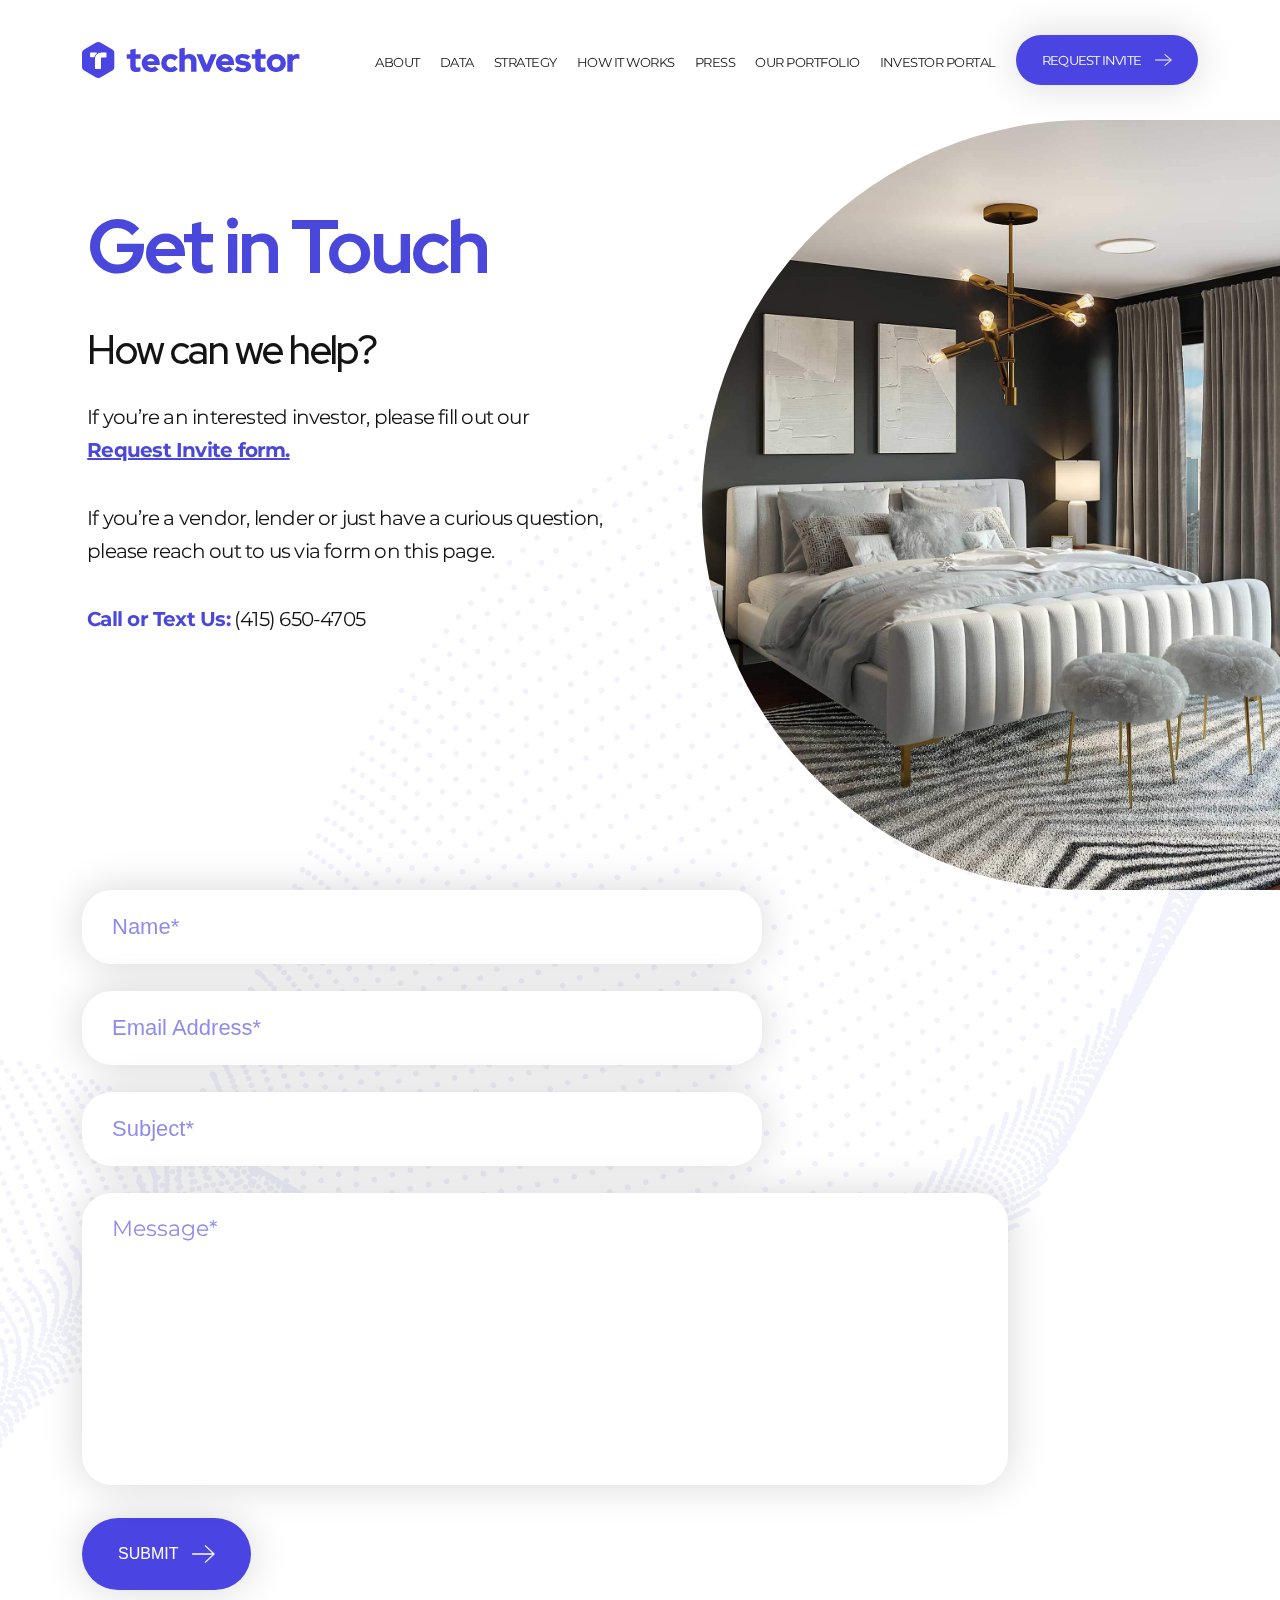
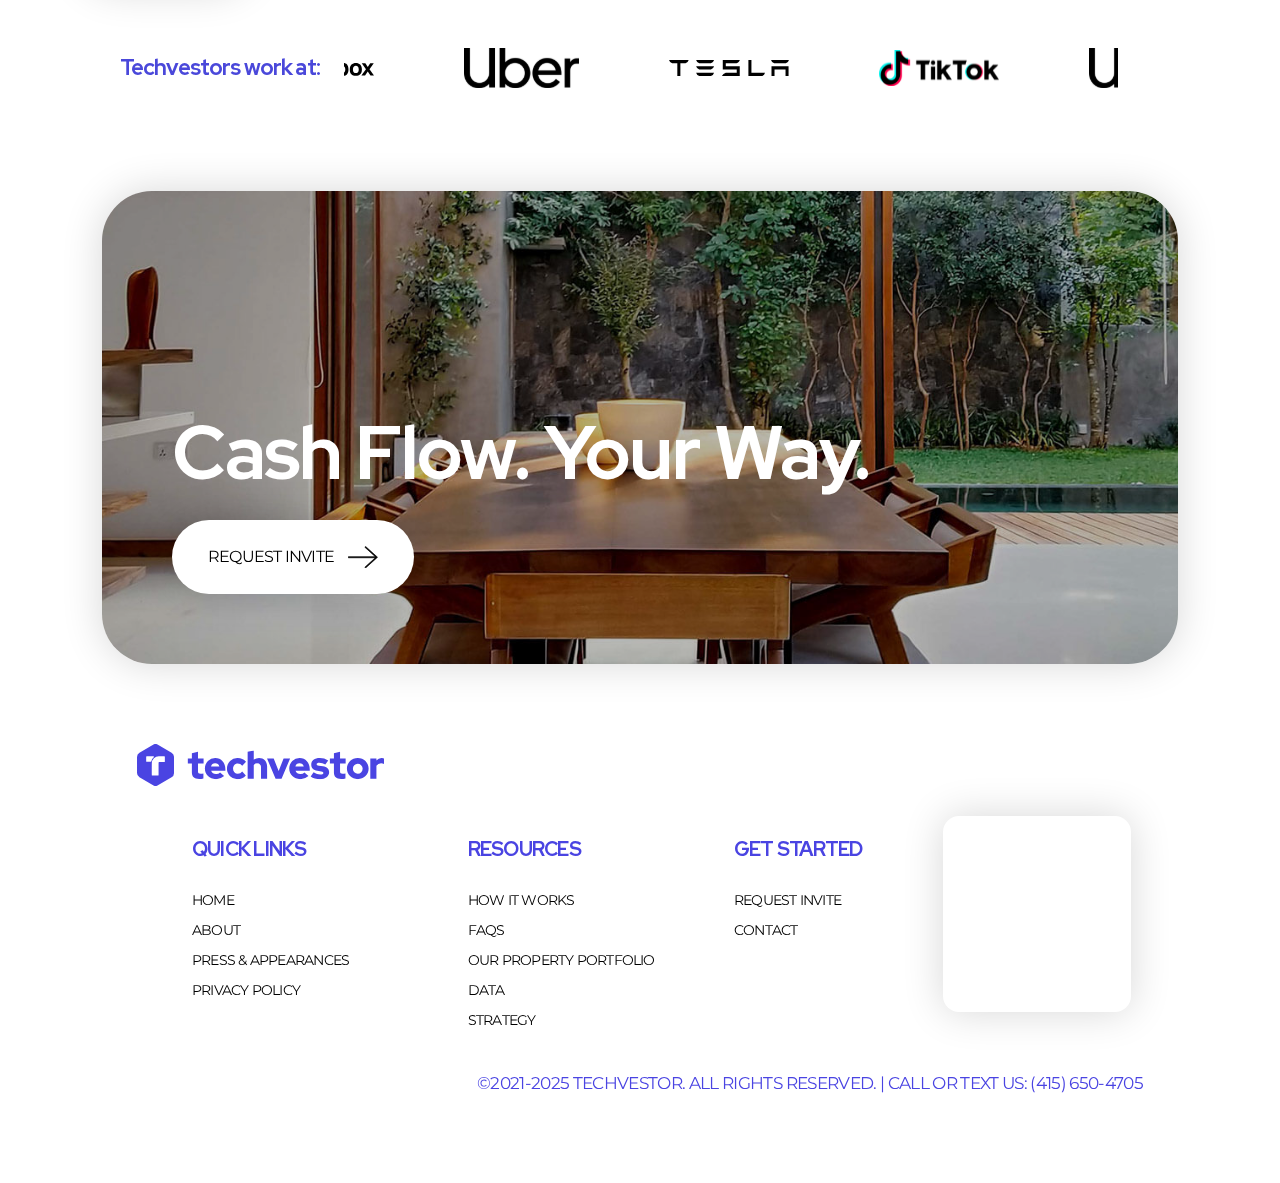
<file: contact-us.html>
<!DOCTYPE html>
<html lang="en">
  <head>
    <meta charset="UTF-8" />
    <meta http-equiv="X-UA-Compatible" content="IE=edge" />
    <meta name="viewport" content="width=device-width, initial-scale=1.0" />
    <meta name="format-detection" content="telephone=no" />
    <!--Required Meta Tag-->
    <meta name="description" content="" />
    <meta name="keywords" content="" />

    <!--Favicon-->
    <link rel="shortcut icon" href="assets/images/favicon.svg" type="image/x-icon" />

    <!--Title-->
    <title>Techvestor - Contact Us</title>

    <!--Css-->
    <link rel="stylesheet" href="assets/css/style.css" />

    <!--Font-->
    <link href="https://fonts.googleapis.com/css2?family=Montserrat:wght@300;400;500;600;700;800;900&display=swap" rel="stylesheet" />
  </head>

  <body>
    <header class="headerSection" id="header">
      <div class="container">
        <div class="headerSection__holder">
          <div class="headerSection__logo">
            <a href="index.html">
              <img src="assets/images/logo.svg" alt="" />
            </a>
          </div>
          <div class="headerSection__navigation">
            <nav class="headerSection__navbar">
              <ul class="list-style-none">
                <li>
                  <a href="about.html">About</a>
                </li>
                <li>
                  <a href="data.html">Data</a>
                </li>
                <li>
                  <a href="strategy.html">Strategy</a>
                </li>
                <li>
                  <a href="how-it-work.html">How it works</a>
                </li>
                <li>
                  <a href="press-and-appearances.html">Press</a>
                </li>
                <li>
                  <a href="portfolio.html">Our Portfolio</a>
                </li>
                <li>
                  <a href="javscript:void(0)">Investor portal</a>
                </li>
              </ul>
            </nav>
            <a href="request.html" class="commonBtn blueBg requestBtn d-flex align-items-center justify-content-center">
              <span>Request Invite</span>
              <img src="assets/images/arrow.svg" alt="" />
            </a>
          </div>
          <div class="menu-icon">
            <span></span>
            <span></span>
            <span></span>
          </div>
        </div>
      </div>
    </header>
    <!--Header End-->
    <div class="header__height"></div>
    <main class="middle">
      <section class="bannerSetion aboutBanner contactBanner">
        <div class="container-fluid">
          <div class="bannerSetion__row d-flex align-items-start">
            <div class="bannerSetion__left">
              <div class="bannerSetion__content animated fdeIn__Up" data-emergence="hidden">
                <h1 class="commonHeading">
                  <span class="blueClr">Get in Touch</span>
                </h1>
                <div class="bannerSection__leftmdm">
                  <h3 class="medium">How can we help?</h3>
                </div>
                <div class="contactBanner__txt">
                  <p>
                    If you’re an interested investor, please fill out our
                    <a class="bold blueClr" href="request.html">
                      <u>Request Invite form.</u>
                    </a>
                  </p>
                  <p>If you’re a vendor, lender or just have a curious question, please reach out to us via form on this page.</p>
                  <p>
                    <span class="bold blueClr">Call or Text Us:</span>
                    <a href="tel:4156504705">(415) 650-4705</a>
                  </p>
                </div>
              </div>
            </div>
            <div class="bannerSetion__right animated">
              <div class="bannerSetion__imgBox roundedCorner__left" data-emergence="hidden">
                <img class="ukiyo" src="assets/images/contact-bnr.jpg" alt="" />
              </div>
            </div>
          </div>
        </div>
      </section>
      <!-- Banner End -->
      <section class="contactForm dottedSectionBg">
        <div class="container">
          <div class="row">
            <div class="col-lg-10 col-md-12">
              <div class="contactForm__hldr">
                <form action="">
                  <div class="contactForm__groupInput">
                    <input type="text" placeholder="Name*" required />
                  </div>
                  <div class="contactForm__groupInput">
                    <input type="email" placeholder="Email Address*" required />
                  </div>
                  <div class="contactForm__groupInput">
                    <input type="text" placeholder="Subject*" required />
                  </div>
                  <div class="contactForm__grouptextarea">
                    <textarea name="" id="" cols="20" rows="7" placeholder="Message*" required></textarea>
                  </div>
                  <button type="submit" class="commonBtn blueBg requestBtn d-flex align-items-center cd-popup-trigger justify-content-center">
                    <span>SUBMIT</span>
                    <img src="assets/images/arrow.svg" alt="" />
                  </button>
                </form>
              </div>
            </div>
          </div>
        </div>
      </section>
      <section class="reviewSection aboutReview">
        <div class="container">
          <div class="row align-items-center">
            <div class="col-12 col-sm-6 col-md-6 col-lg-3 textColumn">
              <div class="reviewSection__text">
                <h6 class="blueClr m-0">Techvestors work at:</h6>
              </div>
            </div>
            <div class="col-12 col-sm-12 col-md-12 col-lg-9 sliderColumn">
              <div class="reviewSection__clients client-slider">
                <div class="client-slider--item">
                  <img src="assets/images/dropbox-logo.svg" alt="" />
                </div>
                <div class="client-slider--item">
                  <img src="assets/images/uber-logo.svg" alt="" />
                </div>
                <div class="client-slider--item">
                  <img src="assets/images/tesla-logo.svg" alt="" />
                </div>
                <div class="client-slider--item">
                  <img src="assets/images/tikTok-logo.svg" alt="" />
                </div>
                <div class="client-slider--item">
                  <img src="assets/images/uber-logo.svg" alt="" />
                </div>
                <div class="client-slider--item">
                  <img src="assets/images/tesla-logo.svg" alt="" />
                </div>
              </div>
            </div>
          </div>
        </div>
      </section>
      <!-- Team Review End -->
      <section class="commonBtmSection aboutCommon">
        <div class="container">
          <div class="commonBtmSection__wrapper commonBoxshadow" style="background-image: url(./assets/images/contact__btmbnr.jpg)">
            <div class="commonBtmSection__cntnt">
              <div class="commonHeading whiteClr animated" data-emergence="visible ">Cash Flow. Your Way.</div>
            </div>
            <div class="btn__wrapper d-flex align-items-center">
              <a href="request.html" class="commonBtn whiteBg blackClr d-flex align-items-center justify-content-center">
                <span>Request Invite</span>
                <svg xmlns="http://www.w3.org/2000/svg " width="22.907 " height="17.147 " viewBox="0 0 22.907 17.147 ">
                  <path
                    id="Path_1 "
                    data-name="Path 1 "
                    d="M8.221,0,0,9.1l.6.542L7.816,1.653V22.284h.808V1.653l7.217,7.985.6-.542Z "
                    transform="translate(22.534 0.353) rotate(90) "
                    stroke-width="0.5 "
                  />
                </svg>
              </a>
            </div>
          </div>
        </div>
      </section>
    </main>
    <!-- Middle End -->
    <footer class="footerSection">
      <div class="container">
        <div class="footerSection__wrapper">
          <div class="footerSection__logo">
            <img src="assets/images/logo.svg" alt="" />
          </div>
          <div class="footerSection__nav">
            <div class="footerSection__row d-flex">
              <div class="footerSection__column quickLinks">
                <h6>Quick Links</h6>
                <ul class="list-style-none">
                  <li>
                    <a href="index.html">Home</a>
                  </li>
                  <li>
                    <a href="about.html">About</a>
                  </li>
                  <li>
                    <a href="press-and-appearances.html">Press & Appearances</a>
                  </li>
                  <li>
                    <a href="privacy-policy.html">Privacy Policy</a>
                  </li>
                </ul>
              </div>
              <div class="footerSection__column resources">
                <h6>Resources</h6>
                <ul class="list-style-none">
                  <li>
                    <a href="how-it-work.html">How it Works</a>
                  </li>
                  <li>
                    <a href="faq.html">FAQs</a>
                  </li>
                  <li>
                    <a href="portfolio.html">Our Property Portfolio</a>
                  </li>
                  <li>
                    <a href="data.html">Data</a>
                  </li>
                  <li>
                    <a href="strategy.html">Strategy</a>
                  </li>
                </ul>
              </div>
              <div class="footerSection__column getStarted">
                <h6>Get Started</h6>
                <ul class="list-style-none">
                  <li>
                    <a href="request.html">Request Invite</a>
                  </li>
                  <li>
                    <a href="contact-us.html">Contact</a>
                  </li>
                </ul>
              </div>
              <div class="footerSection__column reviewBadge">
                <div class="reviewBadge__inner">
                  <iframe
                    src="https://widget.reviews.io/badge-modern/widget?elementId=badge-160&amp;version=1&amp;&amp;store=scoutpads&amp;primaryClr=%236117CD&amp;starsClr=%2333F1C6"
                    frameborder="0"
                    width="242
                                "
                    title="Reviews Badge Modern Widget"
                    style="min-width: 200px"
                    height="203"
                    data-lf-yt-playback-inspected-yegkb8lbwoy4ep3z="true"
                  ></iframe>
                </div>
              </div>
            </div>
            <div class="copyRight">
              <p>©2021-2025 Techvestor. All rights reserved. | Call or Text Us: (415) 650-4705</p>
            </div>
          </div>
        </div>
      </div>
    </footer>
    <div class="cd-popup" role="alert">
      <div class="cd-popup-container commonBoxshadow">
        <div class="cd-popup__content text-center">
          <div class="cd-popup__contentImg">
            <img src="assets/images/popup-t-logo.svg" alt="" />
          </div>
          <div class="cd-popup__contenttxt">
            <h3 class="bold">Confirmed</h3>
            <p>Thank you for contacting us</p>
          </div>
          <div class="cd-popup__contentbtn">
            <a class="commonBtn blueBg" href="contact-us.html">Continue</a>
          </div>
        </div>
      </div>
      <!-- cd-popup-container -->
    </div>
    <!-- cd-popup -->
    <!-- Footer End -->
    <script src="assets/js/jquery.min.js"></script>
    <script src="assets/js/slick.js"></script>
    <script src="assets/js/easypiechart.js"></script>
    <script src="assets/js/emergence.js"></script>
    <script src="assets/js/jquery.inview.min.js"></script>
    <script src="assets/js/scrollMonitor.js"></script>
    <script src="assets/js/jquery.counterup.min.js"></script>
    <script src="assets/js/custom.js"></script>
  </body>
</html>
</file>
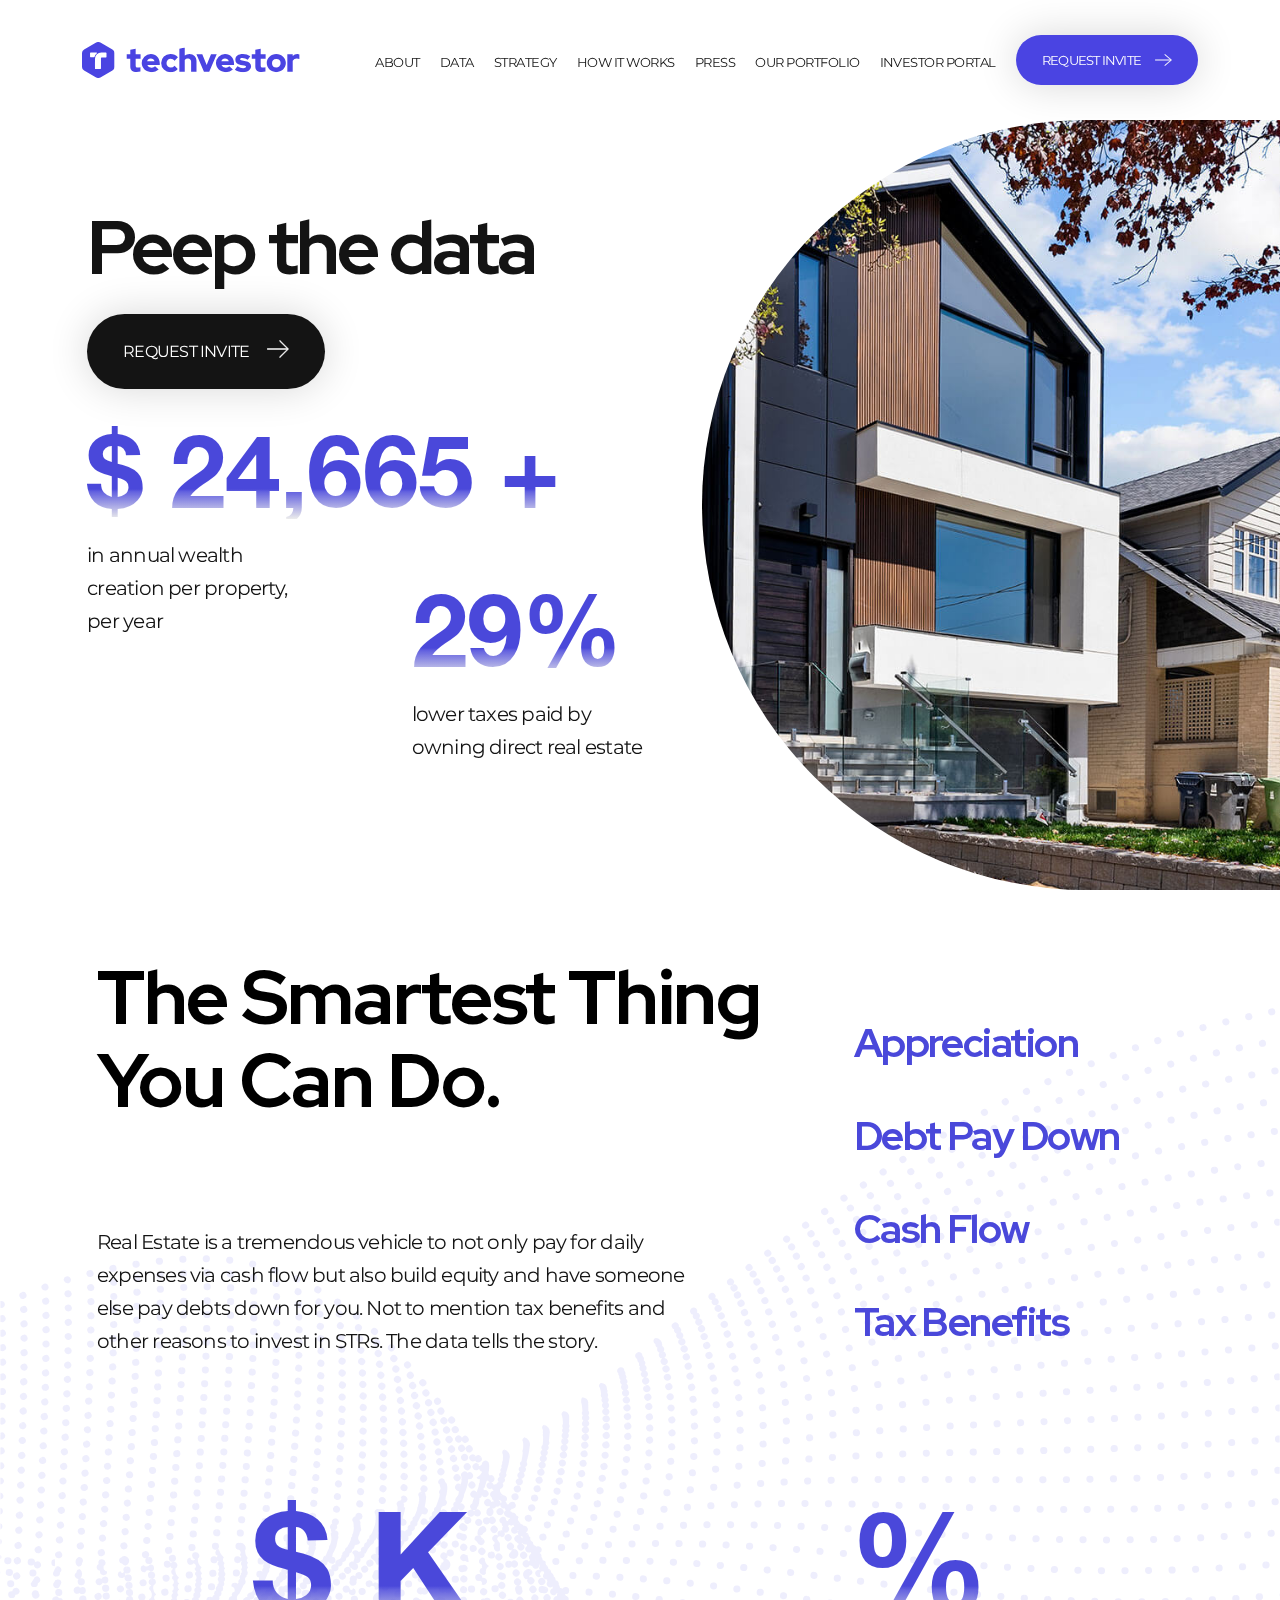
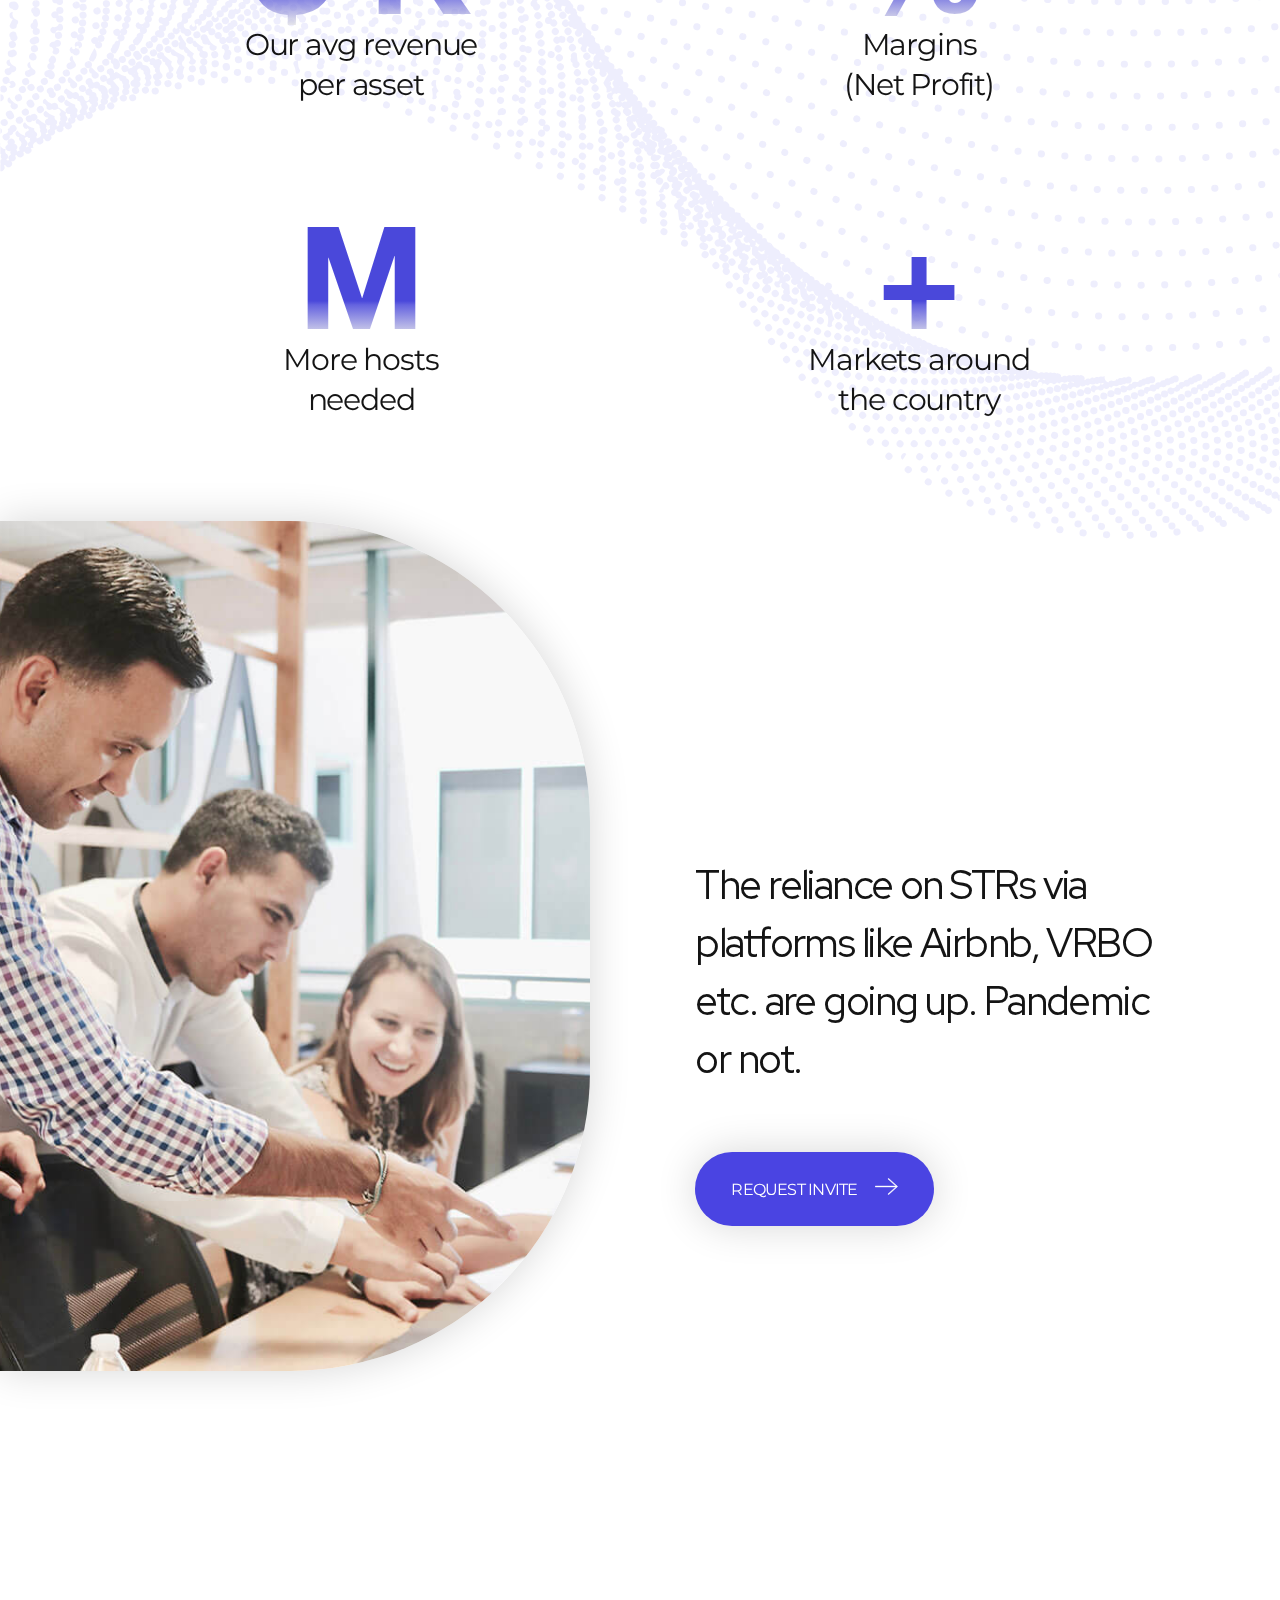
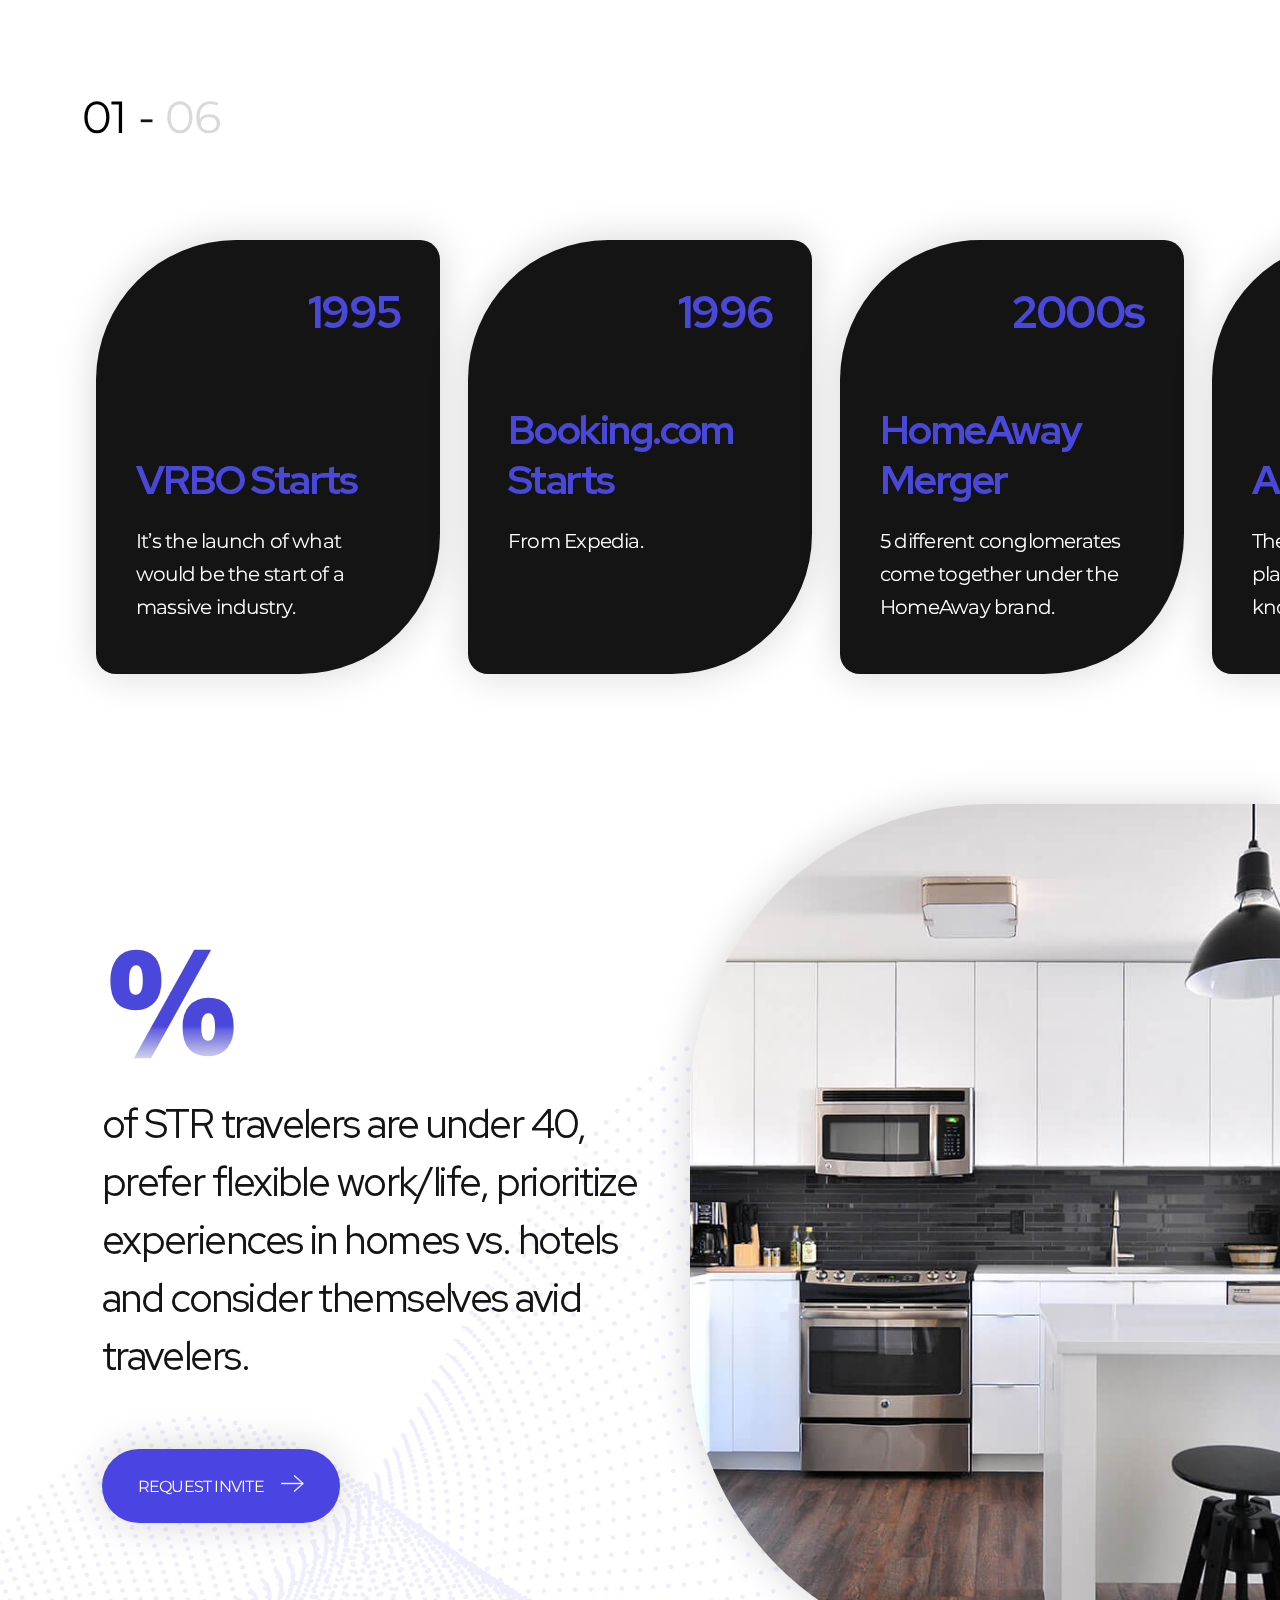
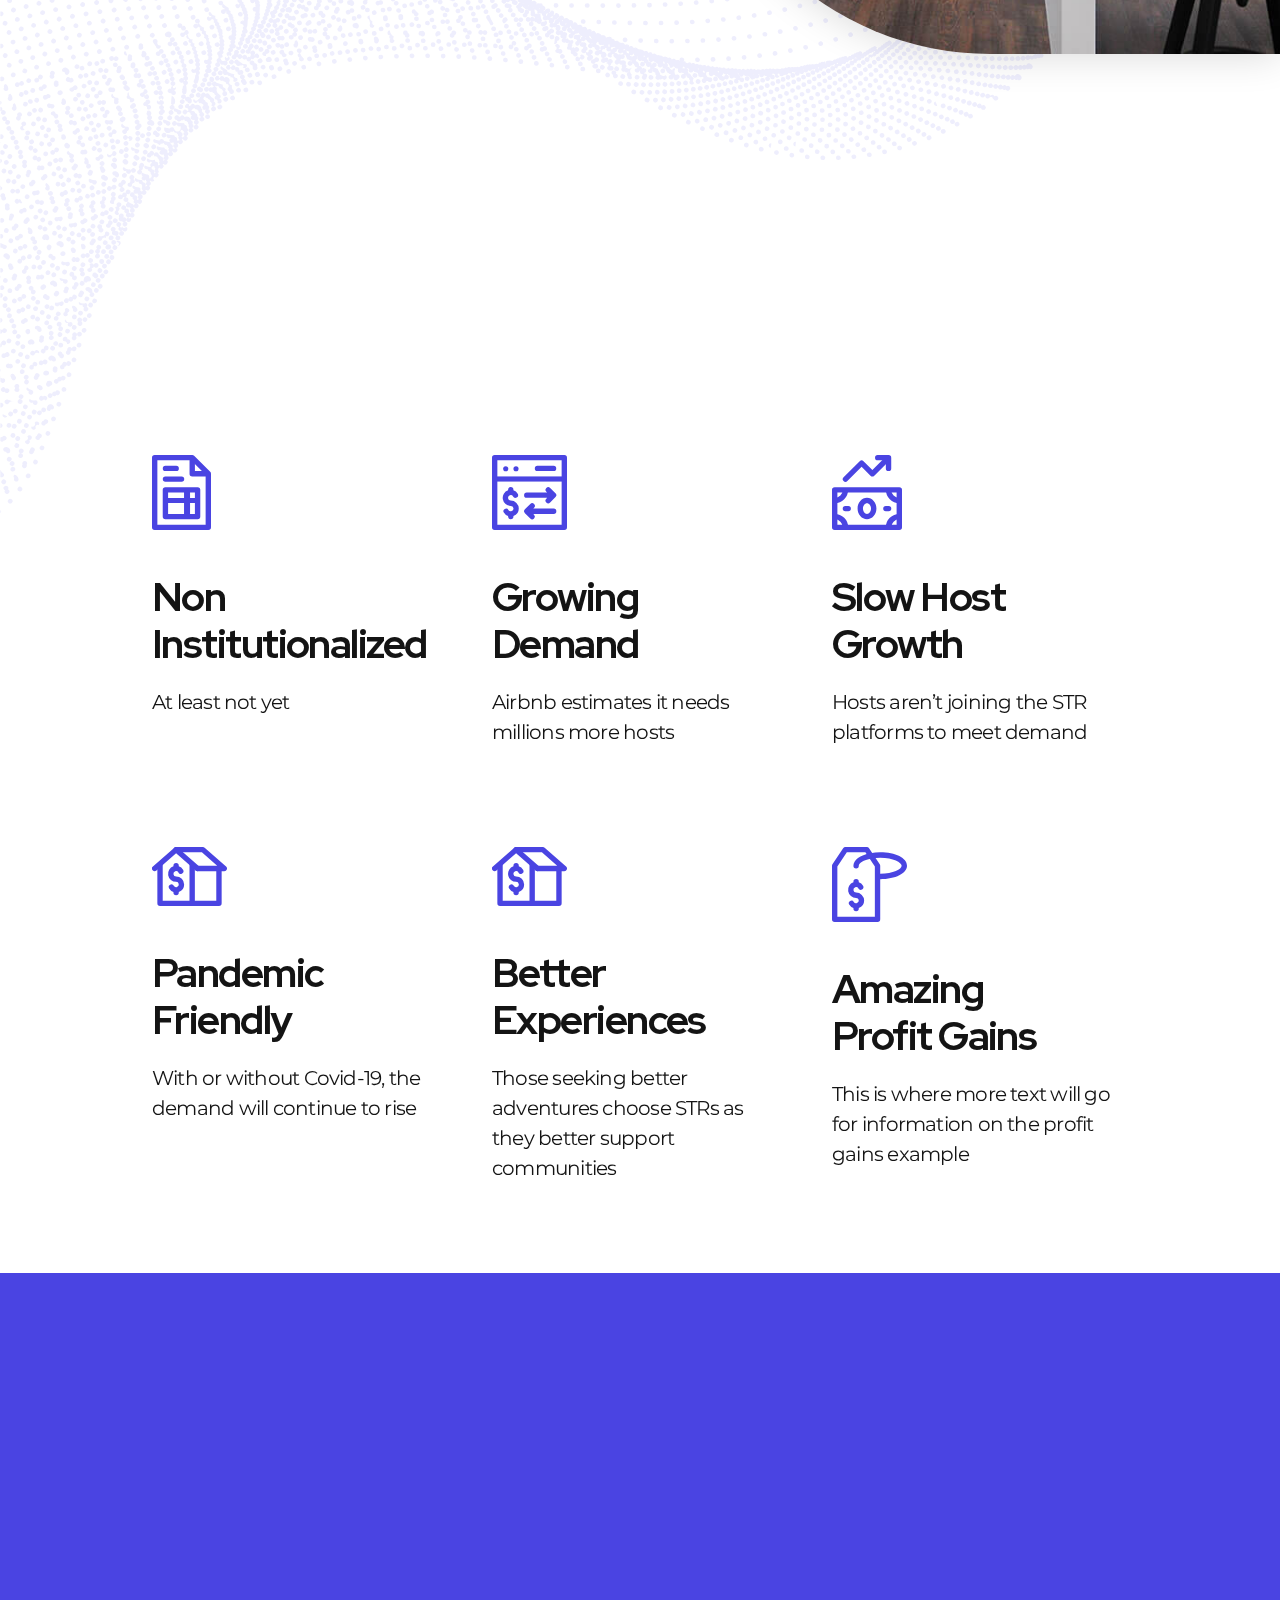
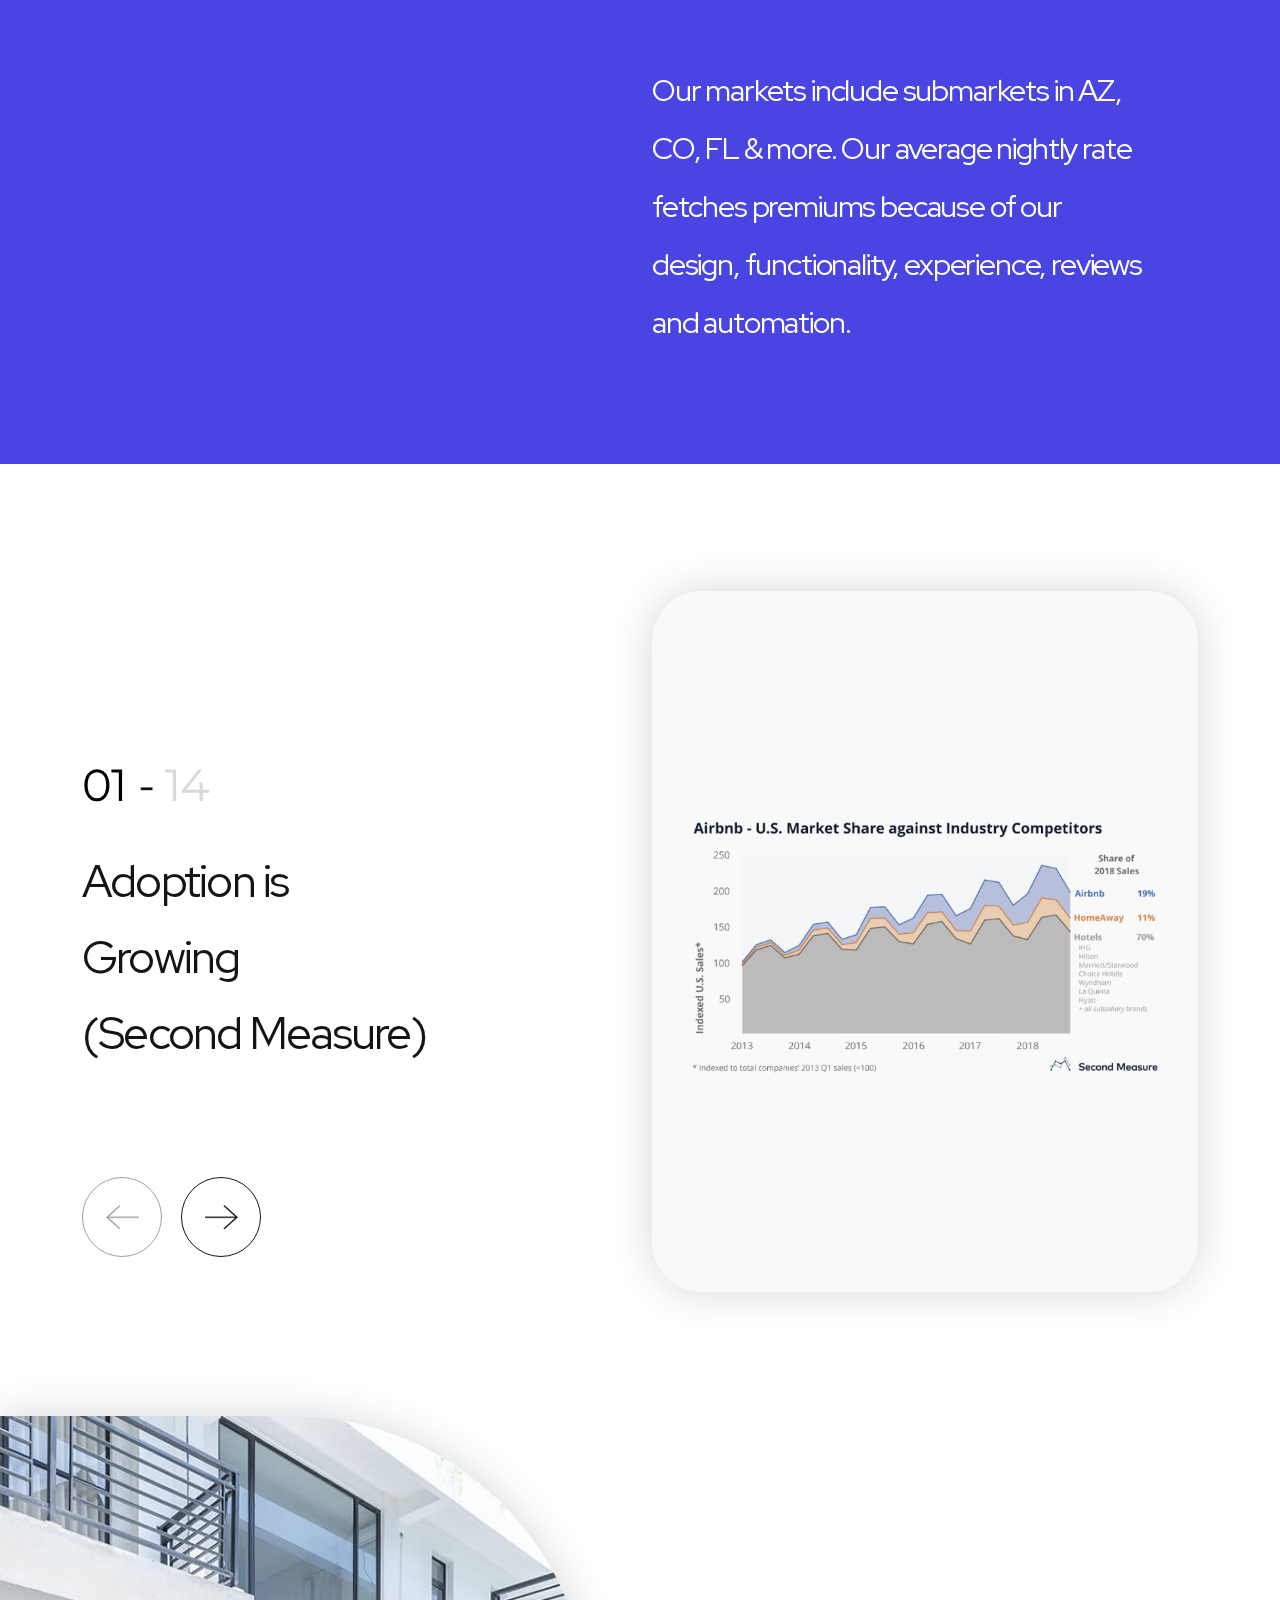
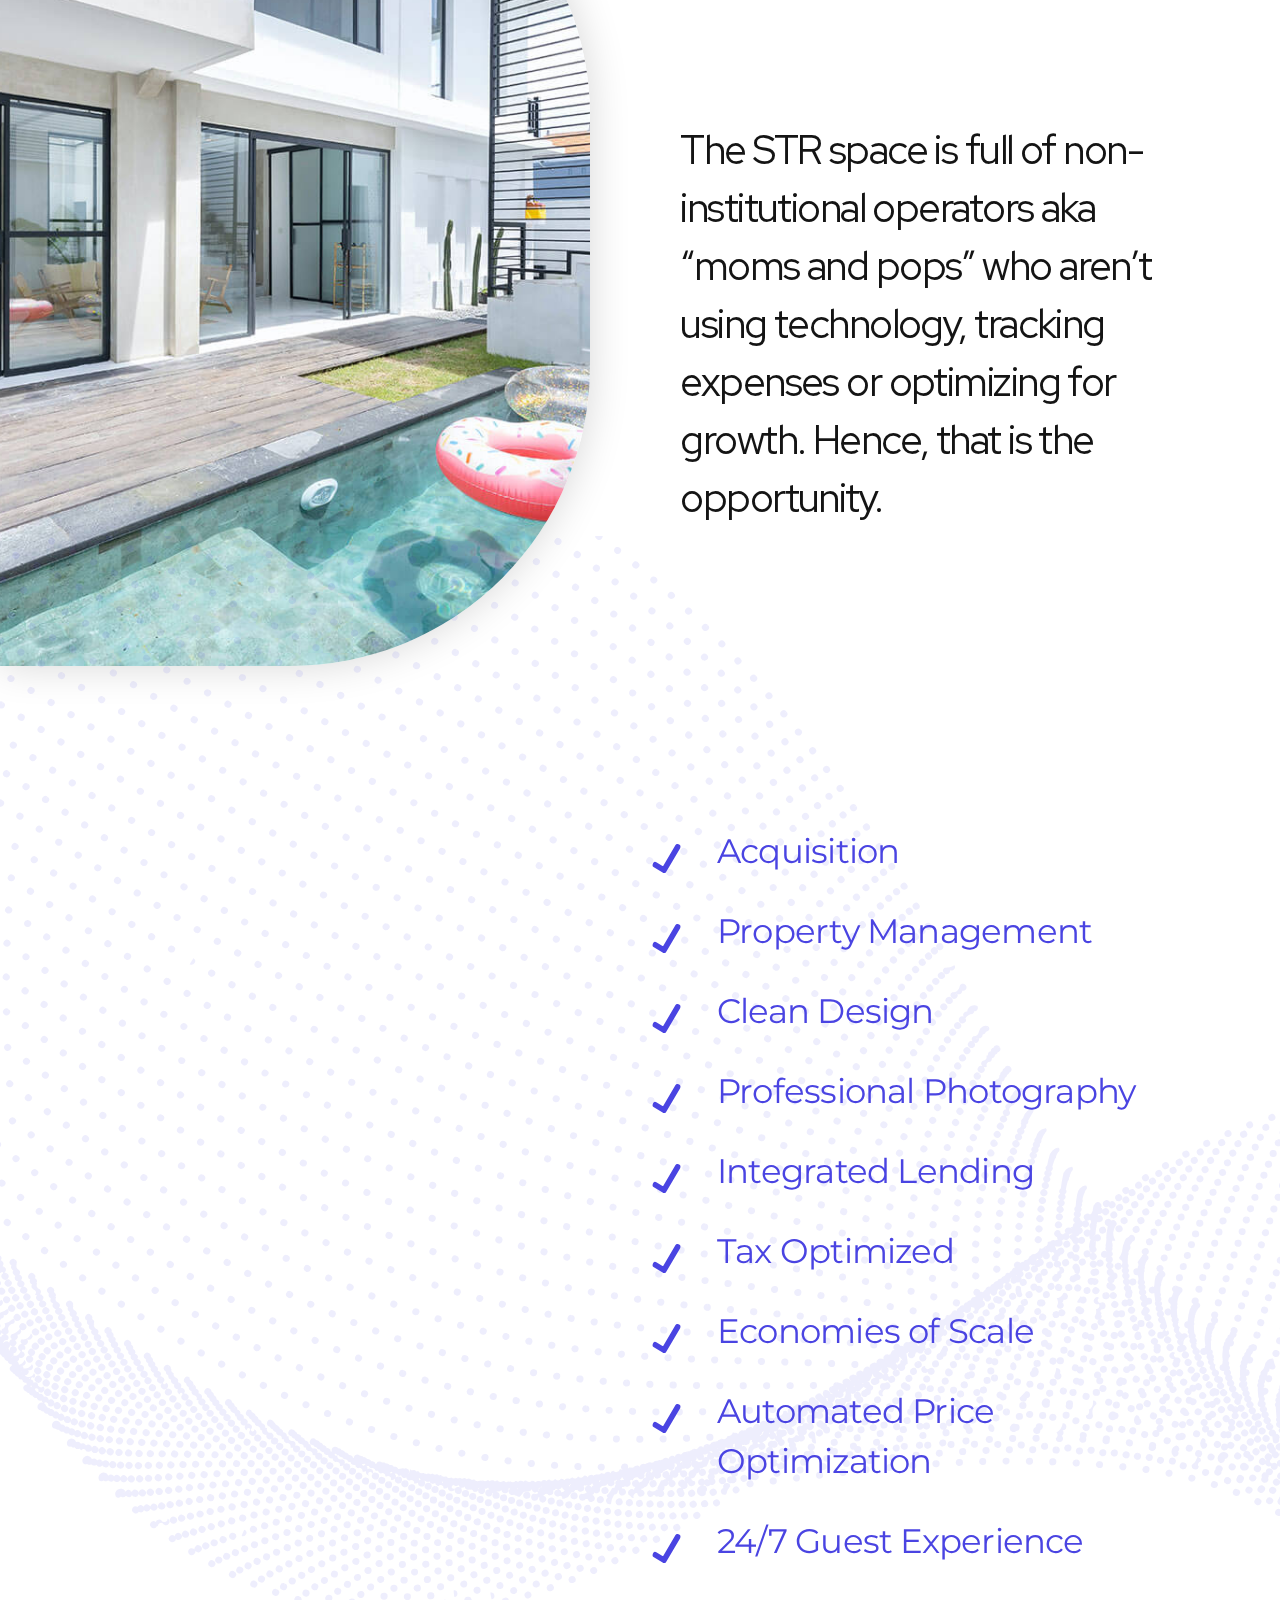
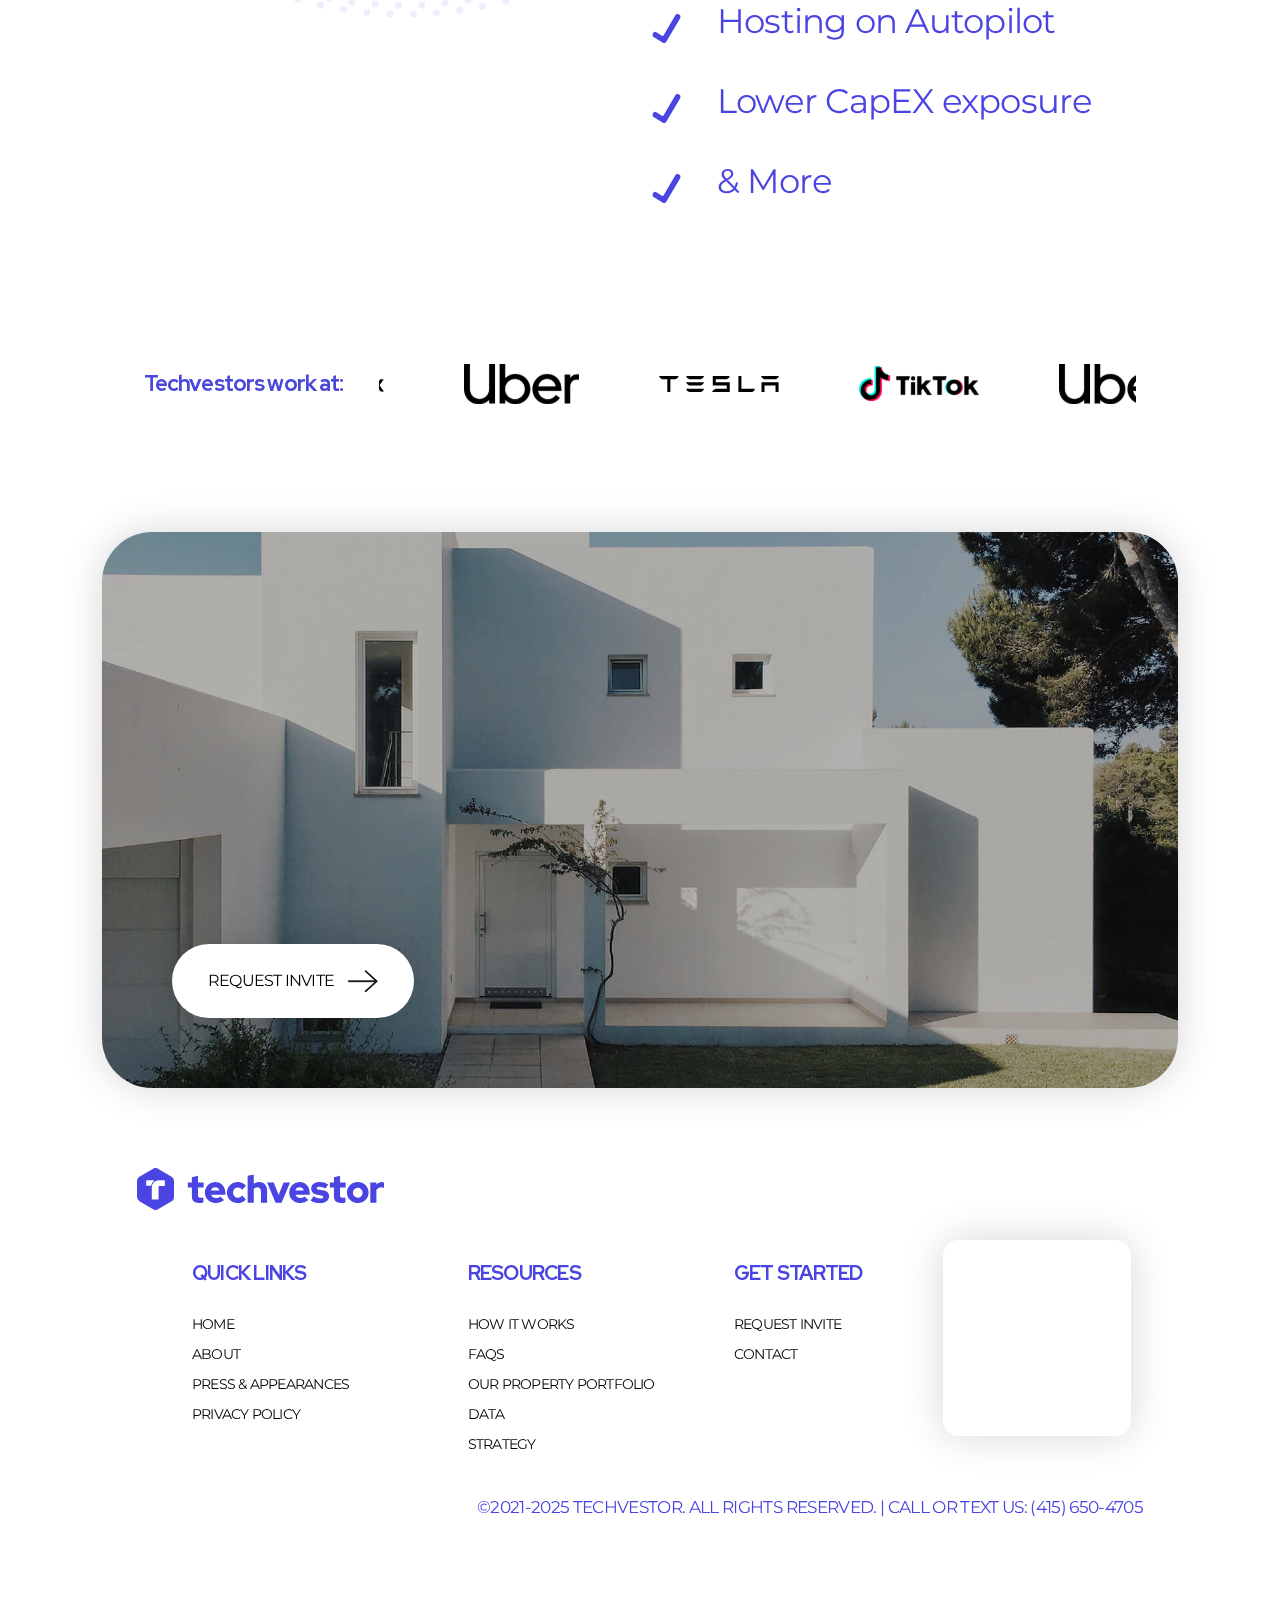
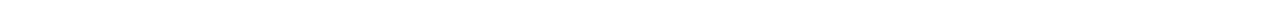
<file: data.html>
<!DOCTYPE html>
<html lang="en">

<head>
    <meta charset="UTF-8">
    <meta http-equiv="X-UA-Compatible" content="IE=edge">
    <meta name="viewport" content="width=device-width, initial-scale=1.0">
    <meta name="format-detection" content="telephone=no">
    <!--Required Meta Tag-->
    <meta name="description" content="">
    <meta name="keywords" content="">

    <!--Favicon-->
    <link rel="shortcut icon" href="assets/images/favicon.svg" type="image/x-icon">

    <!--Title-->
    <title>Techvestor - Data</title>

    <!--Css-->
    <link rel="stylesheet" href="assets/css/style.css">
    
    <!--Font-->
    <link href="https://fonts.googleapis.com/css2?family=Montserrat:wght@300;400;500;600;700;800;900&display=swap"
        rel="stylesheet">
</head>

<body>
    <header class="headerSection" id="header">
        <div class="container">
            <div class="headerSection__holder">
                <div class="headerSection__logo">
                    <a href="index.html">
                        <img src="assets/images/logo.svg" alt="">
                    </a>
                </div>
                <div class="headerSection__navigation">
                    <nav class="headerSection__navbar">
                        <ul class="list-style-none">
                            <li>
                                <a href="about.html">About</a>
                            </li>
                            <li>
                                <a href="data.html">Data</a>
                            </li>
                            <li>
                                <a href="strategy.html">Strategy</a>
                            </li>
                            <li>
                                <a href="how-it-work.html">How it works</a>
                            </li>
                            <li>
                                <a href="press-and-appearances.html">Press</a>
                            </li>
                            <li>
                                <a href="portfolio.html">Our Portfolio</a>
                            </li>
                            <li>
                                <a href="javscript:void(0)">Investor portal</a>
                            </li>
                        </ul>
                    </nav>
                    <a href="request.html"
                        class="commonBtn blueBg requestBtn d-flex align-items-center justify-content-center">
                        <span>Request Invite</span>
                        <img src="assets/images/arrow.svg" alt="">
                    </a>
                </div>
                <div class="menu-icon">
                    <span></span>
                    <span></span>
                    <span></span>
                </div>
            </div>
        </div>
    </header>
    <!--Header End-->
    <div class="header__height"></div>
    <main class="middle">
        <section class="bannerSetion datapageBanner">
            <div class="container-fluid">
                <div class="bannerSetion__row d-flex align-items-center">
                    <div class="bannerSetion__left">
                        <div class="bannerSetion__content animated fdeIn__Up" data-emergence="hidden">
                            <h1 class="commonHeading">Peep the data</h1>
                            <a href="request.html"
                                class="commonBtn blackBg d-flex align-items-center justify-content-center">
                                <span>Request invite</span>
                                <img src="assets/images/arrow.svg" alt="">
                            </a>
                            <div class="dataArea">
                                <div class="dataArea__box">
                                    <div class="dataCount textGradient">$ <span class="counter" data-to="25000"></span>
                                        + </div>
                                    <div class="dataCntnt">
                                        <p>in annual wealth <br> creation per property, <br> per year </p>
                                    </div>
                                </div>
                                <div class="dataArea__box boxPosition">
                                    <div class="dataCount textGradient">
                                        <span class="counter" data-to="30"></span>%
                                    </div>
                                    <div class="dataCntnt">
                                        <p>lower taxes paid by <br> owning direct real estate </p>
                                    </div>
                                </div>
                            </div>
                        </div>
                    </div>
                    <div class="bannerSetion__right">
                        <div class="bannerSetion__imgBox roundedCorner__left animated fdeIn__Up"
                            data-emergence="hidden">
                            <img class="ukiyo" src="assets/images/data-banner.jpg" alt="">
                        </div>
                    </div>
                </div>
            </div>
        </section>
        <!-- Banner End -->
        <section class="dataSection">
            <div class="container">
                <div class="dataSection__cntnt d-flex align-items-end justify-content-between">
                    <div class="dataSection__cntnt--lft">
                        <h1 class="commonHeading blackClr animated fdeIn__Up" data-emergence="hidden">The Smartest Thing
                            You Can Do.</h1>
                        <p>Real Estate is a tremendous vehicle to not only pay for daily expenses via cash flow but also
                            build equity and have someone else pay debts down for you. Not to mention tax benefits and
                            other reasons to invest in STRs. The data tells the story.</p>
                    </div>
                    <div class="dataSection__cntnt--rgt">
                        <ul class="list-style-none">
                            <li>
                                <h3 class="blueClr">Appreciation</h3>
                            </li>
                            <li>
                                <h3 class="blueClr">Debt Pay Down</h3>
                            </li>
                            <li>
                                <h3 class="blueClr">Cash Flow</h3>
                            </li>
                            <li>
                                <h3 class="blueClr">Tax Benefits</h3>
                            </li>
                        </ul>
                    </div>
                </div>
                <div class="dataSection__wrapper">
                    <div class="dataSection__row">
                        <div class="dataSection__column text-center">
                            <div class="dataCount textGradient">$ <span class="counter" data-to="67"></span>K </div>
                            <div class="dataCntnt">
                                <p>Our avg revenue <br> per asset </p>
                            </div>
                        </div>
                        <div class="dataSection__column text-center">
                            <div class="dataCount textGradient">
                                <span class="counter" data-to="55"></span>%
                            </div>
                            <div class="dataCntnt">
                                <p>Margins <br> (Net Profit) </p>
                            </div>
                        </div>
                        <div class="dataSection__column text-center">
                            <div class="dataCount textGradient">
                                <span class="counter" data-to="2"></span>M
                            </div>
                            <div class="dataCntnt">
                                <p>More hosts <br> needed </p>
                            </div>
                        </div>
                        <div class="dataSection__column text-center">
                            <div class="dataCount textGradient">
                                <span class="counter" data-to="8"></span>+
                            </div>
                            <div class="dataCntnt">
                                <p>Markets around <br> the country </p>
                            </div>
                        </div>
                    </div>
                </div>
            </div>
        </section>
        <section class="wideSection wideCommonstyle strDemandSection">
            <div class="container-fluid">
                <div class="wideSection__row d-flex align-items-center justify-content-between">
                    <div class="wideSection__img roundedCorner__right commonBoxshadow " data-emergence="hidden">
                        <img src="assets/images/strDemand-img.jpg" alt="">
                    </div>
                    <div class="wideSection__content">
                        <div class="commonHeading blueClr animated fdeIn__Up" data-emergence="hidden">STRs are <br> In
                            Demand.. </div>
                        <h3 class="regular">The reliance on STRs via platforms like Airbnb, VRBO etc. are going up.
                            Pandemic or not.</h3>
                        <a href="request.html"
                            class="commonBtn blueBg d-flex align-items-center justify-content-center">
                            <span>Request invite</span>
                            <img src="assets/images/arrow.svg" alt="">
                        </a>
                    </div>
                </div>
            </div>
        </section>
        <section class="yearsSection">
            <div class="container">
                <div class="title__wrapper">
                    <div class="commonHeading bold animated fdeIn__Up" data-emergence="hidden">Airbnb through <br> the
                        years. </div>
                </div>
                <div class="slides-numbers" id="yearsSliderCounter">
                    <span class="active">01</span> - <span class="total"></span>
                </div>
                <div class="yearsSlider">
                    <div class="yearsSlider__item">
                        <div class="blackCard blackBg commonBoxshadow">
                            <div class="blackCard__inner d-flex flex-column">
                                <div class="blackCard__year">
                                    <h2 class="blueClr">1995</h2>
                                </div>
                                <div class="blackCard__hdng">
                                    <h3 class="blueClr">VRBO Starts</h3>
                                </div>
                                <div class="blackCard__cntnt">
                                    <p>It’s the launch of what would be the start of a massive industry.</p>
                                </div>
                            </div>
                        </div>
                    </div>
                    <div class="yearsSlider__item">
                        <div class="blackCard blackBg commonBoxshadow">
                            <div class="blackCard__inner d-flex flex-column">
                                <div class="blackCard__year">
                                    <h2 class="blueClr">1996</h2>
                                </div>
                                <div class="blackCard__hdng">
                                    <h3 class="blueClr">Booking.com Starts</h3>
                                </div>
                                <div class="blackCard__cntnt">
                                    <p>From Expedia.</p>
                                </div>
                            </div>
                        </div>
                    </div>
                    <div class="yearsSlider__item">
                        <div class="blackCard blackBg commonBoxshadow">
                            <div class="blackCard__inner d-flex flex-column">
                                <div class="blackCard__year">
                                    <h2 class="blueClr">2000s</h2>
                                </div>
                                <div class="blackCard__hdng">
                                    <h3 class="blueClr">HomeAway Merger</h3>
                                </div>
                                <div class="blackCard__cntnt">
                                    <p>5 different conglomerates come together under the HomeAway brand.</p>
                                </div>
                            </div>
                        </div>
                    </div>
                    <div class="yearsSlider__item">
                        <div class="blackCard blackBg commonBoxshadow">
                            <div class="blackCard__inner d-flex flex-column">
                                <div class="blackCard__year">
                                    <h2 class="blueClr">2008</h2>
                                </div>
                                <div class="blackCard__hdng">
                                    <h3 class="blueClr">Airbnb Starts</h3>
                                </div>
                                <div class="blackCard__cntnt">
                                    <p>The most popular STR platform launches. No one knows it just yet.</p>
                                </div>
                            </div>
                        </div>
                    </div>
                    <div class="yearsSlider__item">
                        <div class="blackCard blackBg commonBoxshadow">
                            <div class="blackCard__inner d-flex flex-column">
                                <div class="blackCard__year">
                                    <h2 class="blueClr">2010s</h2>
                                </div>
                                <div class="blackCard__hdng">
                                    <h3 class="blueClr">Traction Starts to Occur</h3>
                                </div>
                                <div class="blackCard__cntnt">
                                    <p>Airbnb starts to drastically scale into peoples homes</p>
                                </div>
                            </div>
                        </div>
                    </div>
                    <div class="yearsSlider__item">
                        <div class="blackCard blackBg commonBoxshadow">
                            <div class="blackCard__inner d-flex flex-column">
                                <div class="blackCard__year">
                                    <h2 class="blueClr">Today</h2>
                                </div>
                                <div class="blackCard__hdng">
                                    <h3 class="blueClr">STRs are Booming</h3>
                                </div>
                                <div class="blackCard__cntnt">
                                    <p>It’s the launch of what would be the start of a massive industry.</p>
                                </div>
                            </div>
                        </div>
                    </div>
                </div>
            </div>
        </section>
        <section class="wideSection wideCommonstyle wideSectionReverse strTravelers">
            <div class="container-fluid">
                <div class="wideSection__row d-flex align-items-center justify-content-between">
                    <div class="wideSection__img roundedCorner__right commonBoxshadow " data-emergence="hidden">
                        <img src="assets/images/hotel-img.jpg" alt="">
                    </div>
                    <div class="wideSection__content">
                        <div class="commonHeading blueClr textGradient" id="element-waypoint">
                            <span class="counter" data-to="60"></span>%
                        </div>
                        <h3 class="regular">of STR travelers are under 40, prefer flexible work/life, prioritize
                            experiences in homes vs. hotels and consider themselves avid travelers.</h3>
                        <a href="request.html"
                            class="commonBtn blueBg d-flex align-items-center justify-content-center">
                            <span>Request invite</span>
                            <img src="assets/images/arrow.svg" alt="">
                        </a>
                    </div>
                </div>
            </div>
        </section>
        <section class="overviewSection">
            <div class="container">
                <div class="title__wrapper">
                    <div class="commonHeading blueClr animated fdeIn__Up" data-emergence="hidden">Growth Demand <br>
                        Overview of Airbnb </div>
                </div>
                <div class="overview overviewGrid">
                    <div class="overviewGrid__item">
                        <div class="overview__box">
                            <div class="img">
                                <img src="assets/images/paper-fold.svg" alt="">
                            </div>
                            <div class="content">
                                <h3>Non <br> Institutionalized </h3>
                                <p>At least not yet</p>
                            </div>
                        </div>
                    </div>
                    <div class="overviewGrid__item">
                        <div class="overview__box">
                            <div class="img">
                                <img src="assets/images/screen-icon.svg" alt="">
                            </div>
                            <div class="content">
                                <h3>Growing Demand</h3>
                                <p>Airbnb estimates it needs millions more hosts</p>
                            </div>
                        </div>
                    </div>
                    <div class="overviewGrid__item">
                        <div class="overview__box">
                            <div class="img">
                                <img src="assets/images/growth-icon.svg" alt="">
                            </div>
                            <div class="content">
                                <h3>Slow Host Growth</h3>
                                <p>Hosts aren’t joining the STR platforms to meet demand</p>
                            </div>
                        </div>
                    </div>
                    <div class="overviewGrid__item">
                        <div class="overview__box">
                            <div class="img">
                                <img src="assets/images/propertyBlue-icon.svg" alt="">
                            </div>
                            <div class="content">
                                <h3>Pandemic Friendly</h3>
                                <p>With or without Covid-19, the demand will continue to rise</p>
                            </div>
                        </div>
                    </div>
                    <div class="overviewGrid__item">
                        <div class="overview__box">
                            <div class="img">
                                <img src="assets/images/propertyBlue-icon.svg" alt="">
                            </div>
                            <div class="content">
                                <h3>Better Experiences</h3>
                                <p>Those seeking better adventures choose STRs as they better support communities</p>
                            </div>
                        </div>
                    </div>
                    <div class="overviewGrid__item">
                        <div class="overview__box">
                            <div class="img">
                                <img src="assets/images/tag-icon.svg" alt="">
                            </div>
                            <div class="content">
                                <h3>Amazing <br> Profit Gains </h3>
                                <p>This is where more text will go for information on the profit gains example</p>
                            </div>
                        </div>
                    </div>
                </div>
            </div>
        </section>
        <section class="dataBlueSection">
            <div class="container">
                <div class="row">
                    <div class="col-md-6">
                        <div class="dataCount whitegradient animated fdeIn__Up" data-emergence="hidden">$ <span
                                class="counter" data-to="200"></span>
                            <sub>+</sub>
                        </div>
                    </div>
                    <div class="col-md-6">
                        <div class="dataBlueSection__cntnt">
                            <div class="commonHeading whiteClr animated fdeIn__Up" data-emergence="hidden">The minimum
                                nightly rate we target</div>
                            <p class="h4 regular whiteClr">Our markets include submarkets in AZ, CO, FL & more. Our
                                average nightly rate fetches premiums because of our design, functionality, experience,
                                reviews and automation.</p>
                        </div>
                    </div>
                </div>
            </div>
        </section>
        <section class="featuredSection">
            <div class="container">
                <div class="row">
                    <div class="col-md-6">
                        <div class="featuredSection__cntnt">
                            <div class="commonHeading animated fdeIn__Up" data-emergence="hidden">Featured Data</div>
                            <div class="slides-numbers" id="featuredSliderCounter">
                                <span class="active">01</span> - <span class="total"></span>
                            </div>
                            <div class="contentSlider">
                                <div class="item">
                                    <p class="h2 regular">Adoption is <br> Growing <br> (Second Measure) </p>
                                </div>
                                <div class="item">
                                    <p class="h2 regular">Market Share is <br> Growing <br> (Second Measure) </p>
                                </div>
                                <div class="item">
                                    <p class="h2 regular">Bookings are <br> ticking up <br> (airDNA) </p>
                                </div>
                                <div class="item">
                                    <p class="h2 regular">Better Operations <br> = Better Returns <br> (airDNA) </p>
                                </div>
                                <div class="item">
                                    <p class="h2 regular">Demand is <br> outpacing <br> Supply </p>
                                </div>
                                <div class="item">
                                    <p class="h2 regular">Growth Rate is <br> Increasing <br> (airDNA) </p>
                                </div>
                                <div class="item">
                                    <p class="h2 regular">Revenue is <br> increasing <br> (stayFi) </p>
                                </div>
                                <div class="item">
                                    <p class="h2 regular">ADRs are <br> Increasing <br> (airDNA) </p>
                                </div>
                                <div class="item">
                                    <p class="h2 regular">Nightly rates <br> are increasing <br> (iGMS) </p>
                                </div>
                                <div class="item">
                                    <p class="h2 regular">STR travelers <br> are increasing <br> (stayFi) </p>
                                </div>
                                <div class="item">
                                    <p class="h2 regular">Rural, domestic destinations are winning (Home2go)</p>
                                </div>
                                <div class="item">
                                    <p class="h2 regular">Domestic Travel <br> is preferred <br> (Home2go) </p>
                                </div>
                                <div class="item">
                                    <p class="h2 regular">Demand is <br> increasing post <br> pandemic <br> (Rental
                                        Scaleup) </p>
                                </div>
                                <div class="item">
                                    <p class="h2 regular">Weekly RevPar <br> is increasing <br> (airDNA) </p>
                                </div>
                            </div>
                            <div class="featuredSection__arrows col-auto">
                                <button class="slickPreviousBtn slick-prev slick-arrow" aria-label="Previous"
                                    type="button">
                                    <svg xmlns="http://www.w3.org/2000/svg" viewBox="0 0 54.566 40.505">
                                        <g id="Group_799" data-name="Group 799"
                                            transform="translate(2511.307 -439.569) rotate(180)">
                                            <g id="Group_279" data-name="Group 279"
                                                transform="translate(2456.99 -479.721)">
                                                <path id="Path_1" data-name="Path 1"
                                                    d="M19.9,0,0,22.018l1.452,1.311L18.921,4V53.943h1.955V4L38.347,23.329,39.8,22.018Z"
                                                    transform="translate(53.943 0) rotate(90)" stroke-width="0.5" />
                                            </g>
                                        </g>
                                    </svg>
                                </button>
                                <button class="slickNextBtn slick-next slick-arrow" aria-label="Next" type="button">
                                    <svg xmlns="http://www.w3.org/2000/svg" viewBox="0 0 54.566 40.505">
                                        <g id="Group_798" data-name="Group 798" transform="translate(-2456.74 480.074)">
                                            <g id="Group_279" data-name="Group 279"
                                                transform="translate(2456.99 -479.721)">
                                                <path id="Path_1" data-name="Path 1"
                                                    d="M19.9,0,0,22.018l1.452,1.311L18.921,4V53.943h1.955V4L38.347,23.329,39.8,22.018Z"
                                                    transform="translate(53.943 0) rotate(90)" stroke-width="0.5" />
                                            </g>
                                        </g>
                                    </svg>
                                </button>
                            </div>
                        </div>
                    </div>
                    <div class="col-md-6">
                        <div class="featuredSection__data commonBoxshadow">
                            <div class="dataslider">
                                <div class="item">
                                    <img src="assets/images/pasted-image-0-1.png" alt="">
                                </div>
                                <div class="item">
                                    <img src="assets/images/grid-img-1.png" alt="">
                                </div>
                                <div class="item">
                                    <img src="assets/images/grid-img-2.png" alt="">
                                </div>
                                <div class="item">
                                    <img src="assets/images/grid-img-3.png" alt="">
                                </div>
                                <div class="item">
                                    <img src="assets/images/grid-img-4.png" alt="">
                                </div>
                                <div class="item">
                                    <img src="assets/images/grid-img-5.png" alt="">
                                </div>
                                <div class="item">
                                    <img src="assets/images/grid-img-6.png" alt="">
                                </div>
                                <div class="item">
                                    <img src="assets/images/grid-img-7.png" alt="">
                                </div>
                                <div class="item">
                                    <img src="assets/images/grid-img-8.png" alt="">
                                </div>
                                <div class="item">
                                    <img src="assets/images/grid-img-9.png" alt="">
                                </div>
                                <div class="item">
                                    <img src="assets/images/grid-img-10.png" alt="">
                                </div>
                                <div class="item">
                                    <img src="assets/images/grid-img-11.png" alt="">
                                </div>
                                <div class="item">
                                    <img src="assets/images/grid-img-12.png" alt="">
                                </div>
                                <div class="item">
                                    <img src="assets/images/grid-img-13.png" alt="">
                                </div>
                            </div>
                        </div>
                    </div>
                </div>
            </div>
        </section>
        <section class="wideSection wideCommonstyle selfhostingSection">
            <div class="container-fluid">
                <div class="wideSection__row d-flex align-items-center justify-content-between">
                    <div class="wideSection__img roundedCorner__right commonBoxshadow " data-emergence="hidden">
                        <img src="assets/images/self-hosting-img.jpg" alt="">
                    </div>
                    <div class="wideSection__content">
                        <div class="commonHeading blueClr animated fdeIn__Up" data-emergence="hidden">The Problem is in
                            Self-Hosting</div>
                        <h3 class="regular">The STR space is full of non-institutional operators aka “moms and pops” who
                            aren’t using technology, tracking expenses or optimizing for growth. Hence, that is the
                            opportunity.</h3>
                    </div>
                </div>
            </div>
        </section>
        <section class="moousetrapSection">
            <div class="container">
                <div class="row">
                    <div class="col-md-6">
                        <div class="moousetrapSection__heading">
                            <div class="commonHeading blackClr animated fdeIn__Up" data-emergence="hidden">So, we <br>
                                built a better <br> mousetrap. </div>
                        </div>
                    </div>
                    <div class="col-md-6">
                        <div class="moousetrapSection__listing">
                            <ul class="list-style-none">
                                <li>Acquisition</li>
                                <li>Property Management</li>
                                <li>Clean Design</li>
                                <li>Professional Photography</li>
                                <li>Integrated Lending</li>
                                <li>Tax Optimized</li>
                                <li>Economies of Scale</li>
                                <li>Automated Price <BR> Optimization </li>
                                <li>24/7 Guest Experience</li>
                                <li>Hosting on Autopilot</li>
                                <li>Lower CapEX exposure</li>
                                <li>& More</li>
                            </ul>
                        </div>
                    </div>
                </div>
            </div>
        </section>
        <section class="reviewSection clientSection">
            <div class="container">
                <div class="row align-items-center justify-content-center">
                    <div class="col-12 col-sm-12 col-md-12 col-lg-2 textColumn">
                        <div class="reviewSection__text text-left">
                            <h6 class="blueClr m-0">Techvestors work at:</h6>
                        </div>
                    </div>
                    <div class="col-12 col-sm-12 col-md-12 col-lg-10 sliderColumn">
                        <div class="reviewSection__clients client-slider">
                            <div class="client-slider--item">
                                <img src="assets/images/dropbox-logo.svg" alt="">
                            </div>
                            <div class="client-slider--item">
                                <img src="assets/images/uber-logo.svg" alt="">
                            </div>
                            <div class="client-slider--item">
                                <img src="assets/images/tesla-logo.svg" alt="">
                            </div>
                            <div class="client-slider--item">
                                <img src="assets/images/tikTok-logo.svg" alt="">
                            </div>
                            <div class="client-slider--item">
                                <img src="assets/images/uber-logo.svg" alt="">
                            </div>
                            <div class="client-slider--item">
                                <img src="assets/images/tesla-logo.svg" alt="">
                            </div>
                        </div>
                    </div>
                </div>
        </section>
        <section class="commonBtmSection">
            <div class="container">
                <div class="commonBtmSection__wrapper commonBoxshadow"
                    style="background-image: url(./assets/images/dataBtm-img.jpg);">
                    <div class="commonBtmSection__cntnt">
                        <div class="commonHeading whiteClr animated fdeIn__Up" data-emergence="hidden">Want to see more
                            data? <br> Talk to Us. </div>
                    </div>
                    <div class="btn__wrapper d-flex align-items-center">
                        <a href="request.html"
                            class="commonBtn whiteBg blackClr d-flex align-items-center justify-content-center">
                            <span>Request Invite</span>
                            <svg xmlns="http://www.w3.org/2000/svg" width="22.907" height="17.147"
                                viewBox="0 0 22.907 17.147">
                                <path id="Path_1" data-name="Path 1"
                                    d="M8.221,0,0,9.1l.6.542L7.816,1.653V22.284h.808V1.653l7.217,7.985.6-.542Z"
                                    transform="translate(22.534 0.353) rotate(90)" stroke-width="0.5" />
                            </svg>
                        </a>
                    </div>
                </div>
            </div>
        </section>
    </main>
    <!-- Middle End -->
    <footer class="footerSection">
        <div class="container">
            <div class="footerSection__wrapper">
                <div class="footerSection__logo">
                    <img src="assets/images/logo.svg" alt="">
                </div>
                <div class="footerSection__nav">
                    <div class="footerSection__row d-flex">
                        <div class="footerSection__column quickLinks">
                            <h6>Quick Links</h6>
                            <ul class="list-style-none">
                                <li>
                                    <a href="index.html">Home</a>
                                </li>
                                <li>
                                    <a href="about.html">About</a>
                                </li>
                                <li>
                                    <a href="press-and-appearances.html">Press & Appearances</a>
                                </li>
                                <li>
                                    <a href="privacy-policy.html">Privacy Policy</a>
                                </li>
                            </ul>
                        </div>
                        <div class="footerSection__column resources">
                            <h6>Resources</h6>
                            <ul class="list-style-none">
                                <li>
                                    <a href="how-it-work.html">How it Works</a>
                                </li>
                                <li>
                                    <a href="faq.html">FAQs</a>
                                </li>
                                <li>
                                    <a href="portfolio.html">Our Property Portfolio</a>
                                </li>
                                <li>
                                    <a href="data.html">Data</a>
                                </li>
                                <li>
                                    <a href="strategy.html">Strategy</a>
                                </li>
                            </ul>
                        </div>
                        <div class="footerSection__column getStarted">
                            <h6>Get Started</h6>
                            <ul class="list-style-none">
                                <li>
                                    <a href="request.html">Request Invite</a>
                                </li>
                                <li>
                                    <a href="contact-us.html">Contact</a>
                                </li>
                            </ul>
                        </div>
                        <div class="footerSection__column reviewBadge">
                            <div class="reviewBadge__inner">
                                <iframe
                                    src="https://widget.reviews.io/badge-modern/widget?elementId=badge-160&amp;version=1&amp;&amp;store=scoutpads&amp;primaryClr=%236117CD&amp;starsClr=%2333F1C6"
                                    frameborder="0" width="242
                                " title="Reviews Badge Modern Widget" style="min-width: 200px;" height="203"
                                    data-lf-yt-playback-inspected-yegkb8lbwoy4ep3z="true"></iframe>
                            </div>
                        </div>
                    </div>
                    <div class="copyRight">
                        <p>©2021-2025 Techvestor. All rights reserved. | Call or Text Us: (415) 650-4705</p>
                    </div>
                </div>
            </div>
        </div>
    </footer>
    <!-- Footer End -->
    <script src="assets/js/jquery.min.js"></script>
    <script src="assets/js/slick.js"></script>
    <script src="assets/js/easypiechart.js"></script>
    <script src="assets/js/emergence.js"></script>
    <script src="assets/js/jquery.counterup.min.js"></script>
    <script src="assets/js/scrollMonitor.js"></script>
    <script src="assets/js/jquery.inview.min.js"></script>
    <script src="assets/js/custom.js"></script>
</body>

</html>
</file>
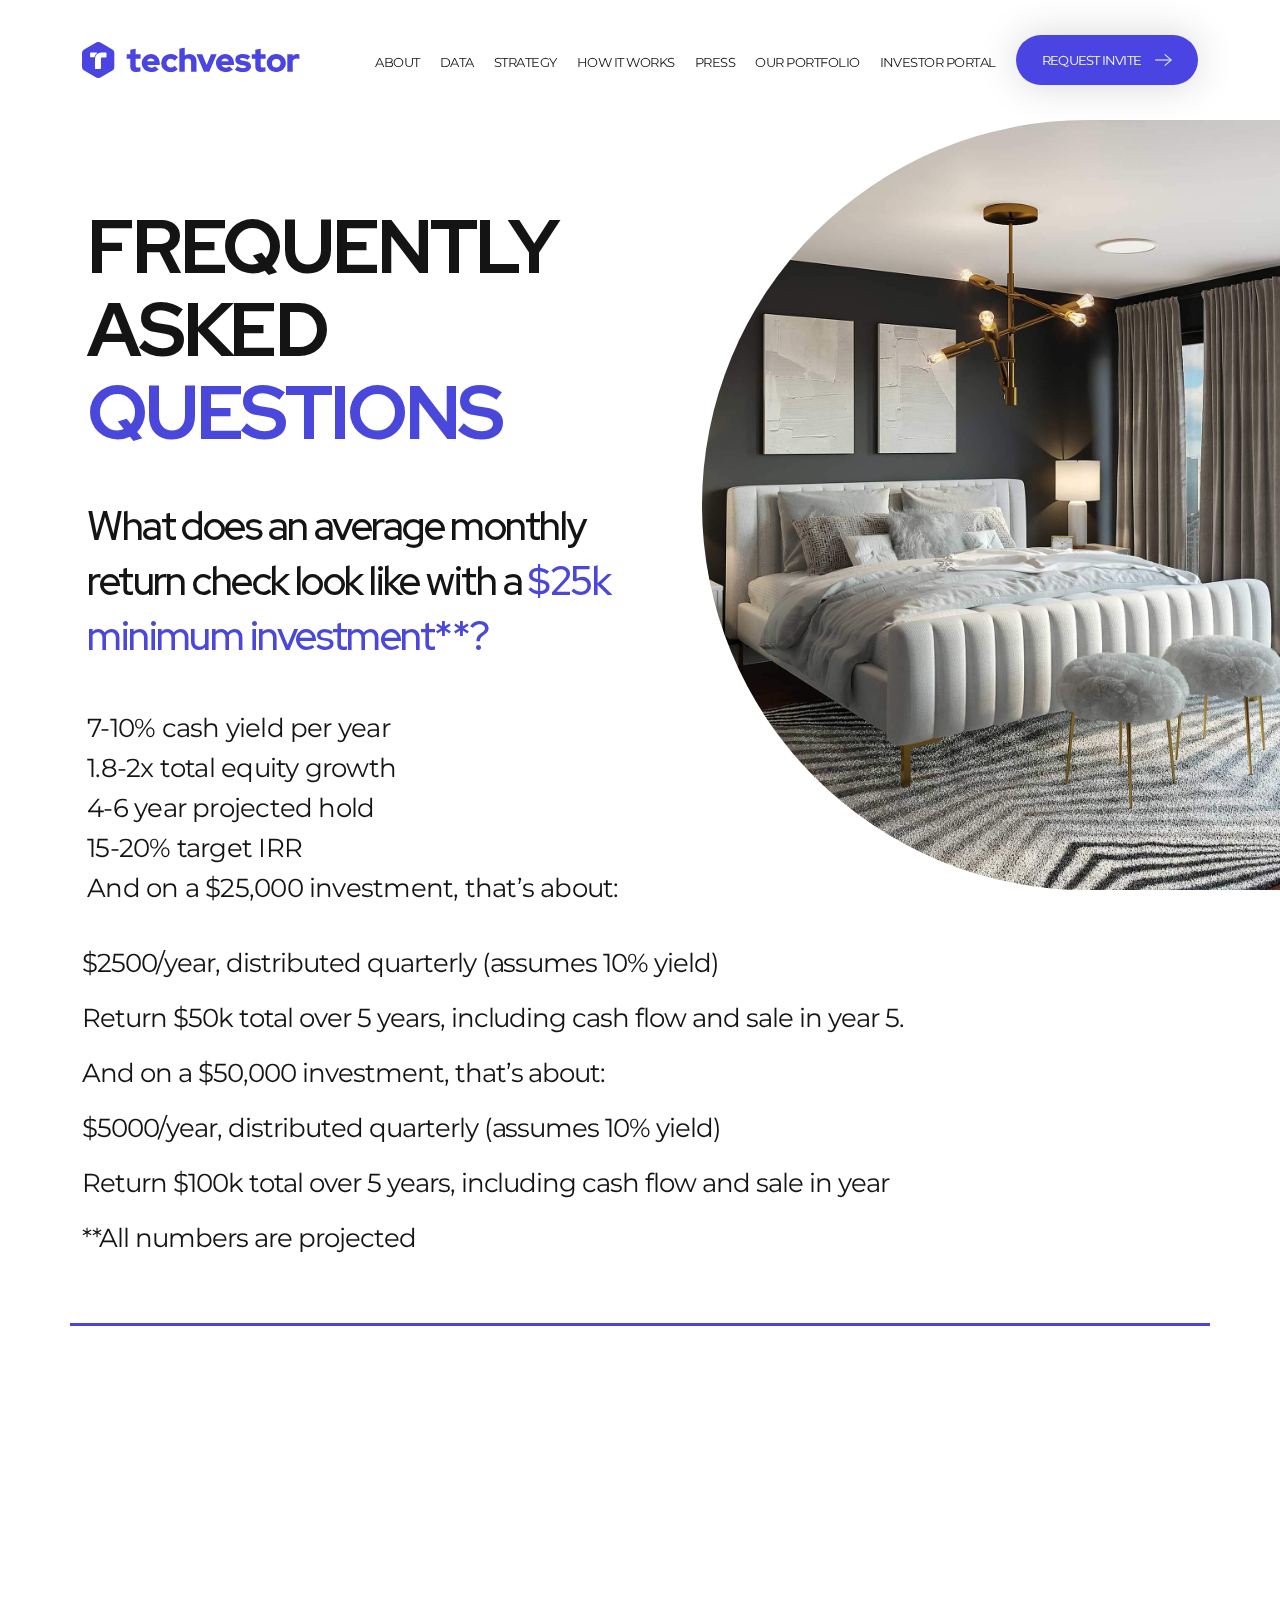
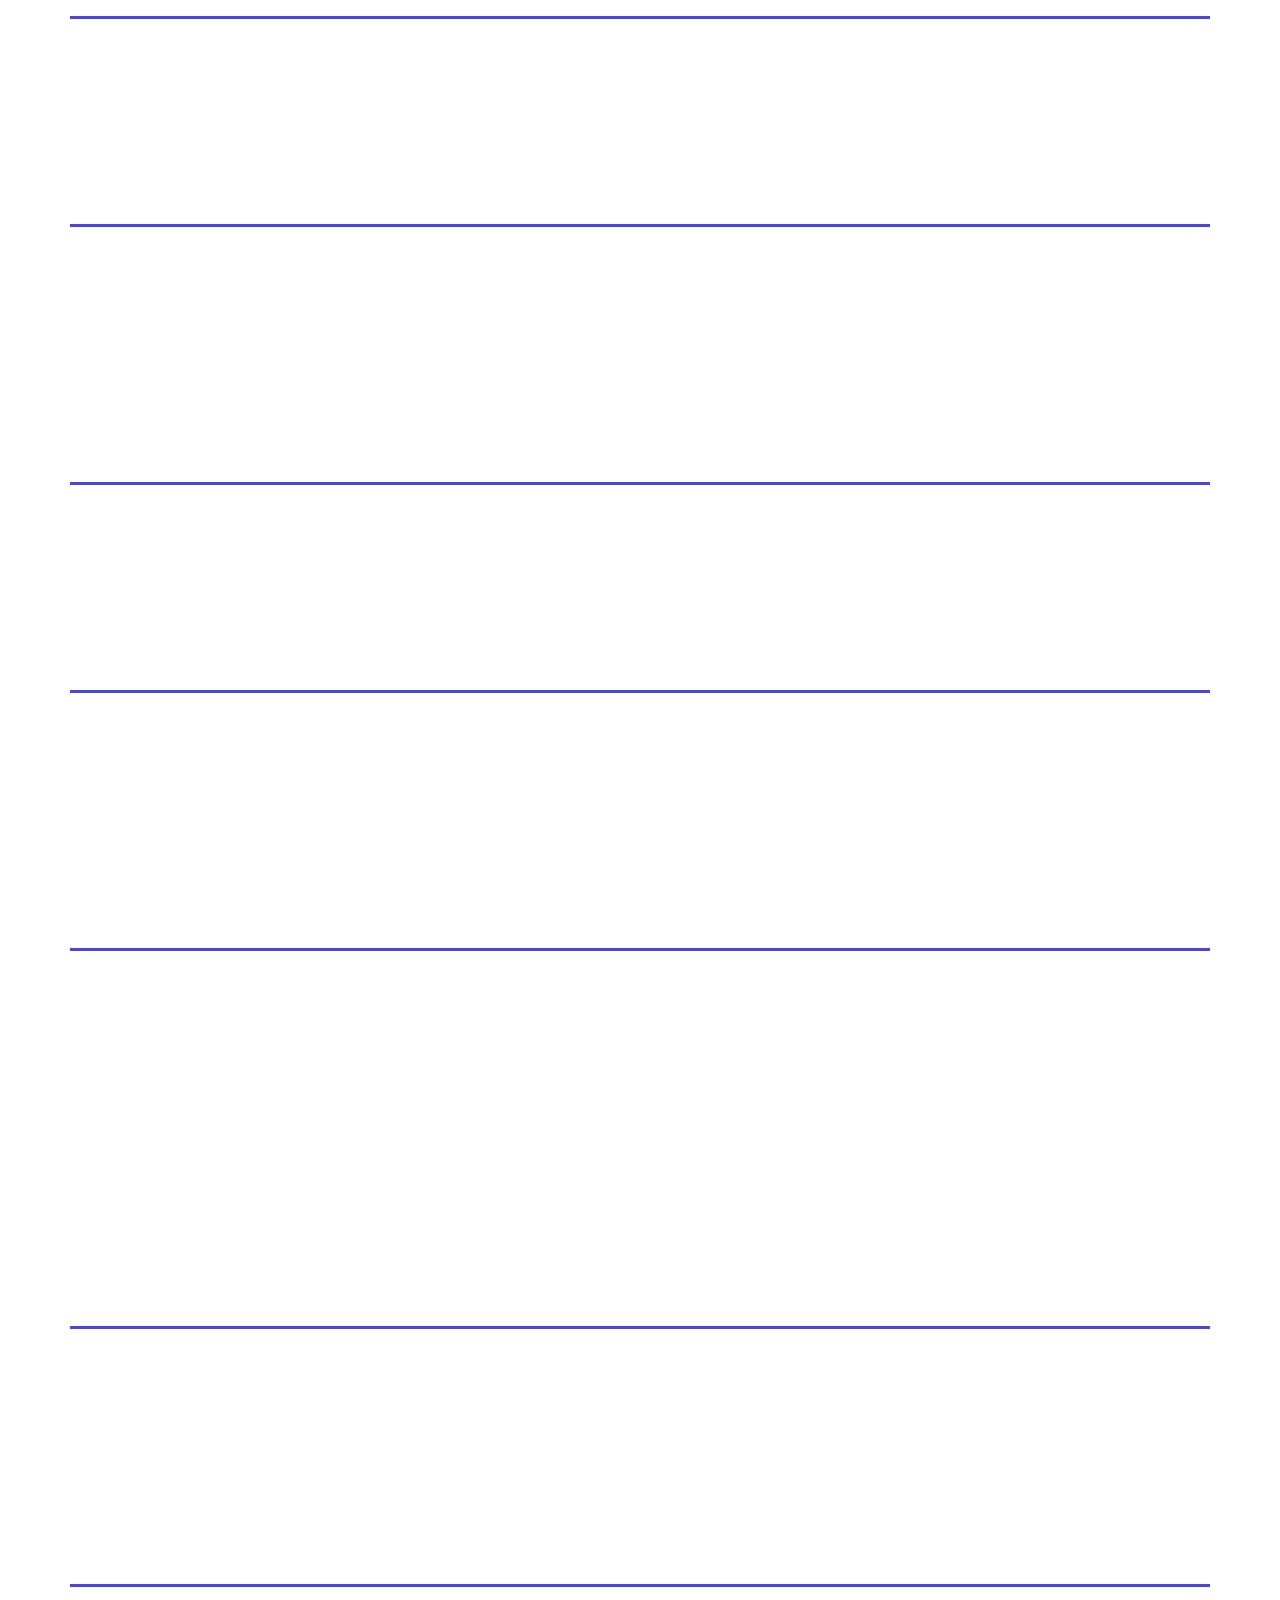
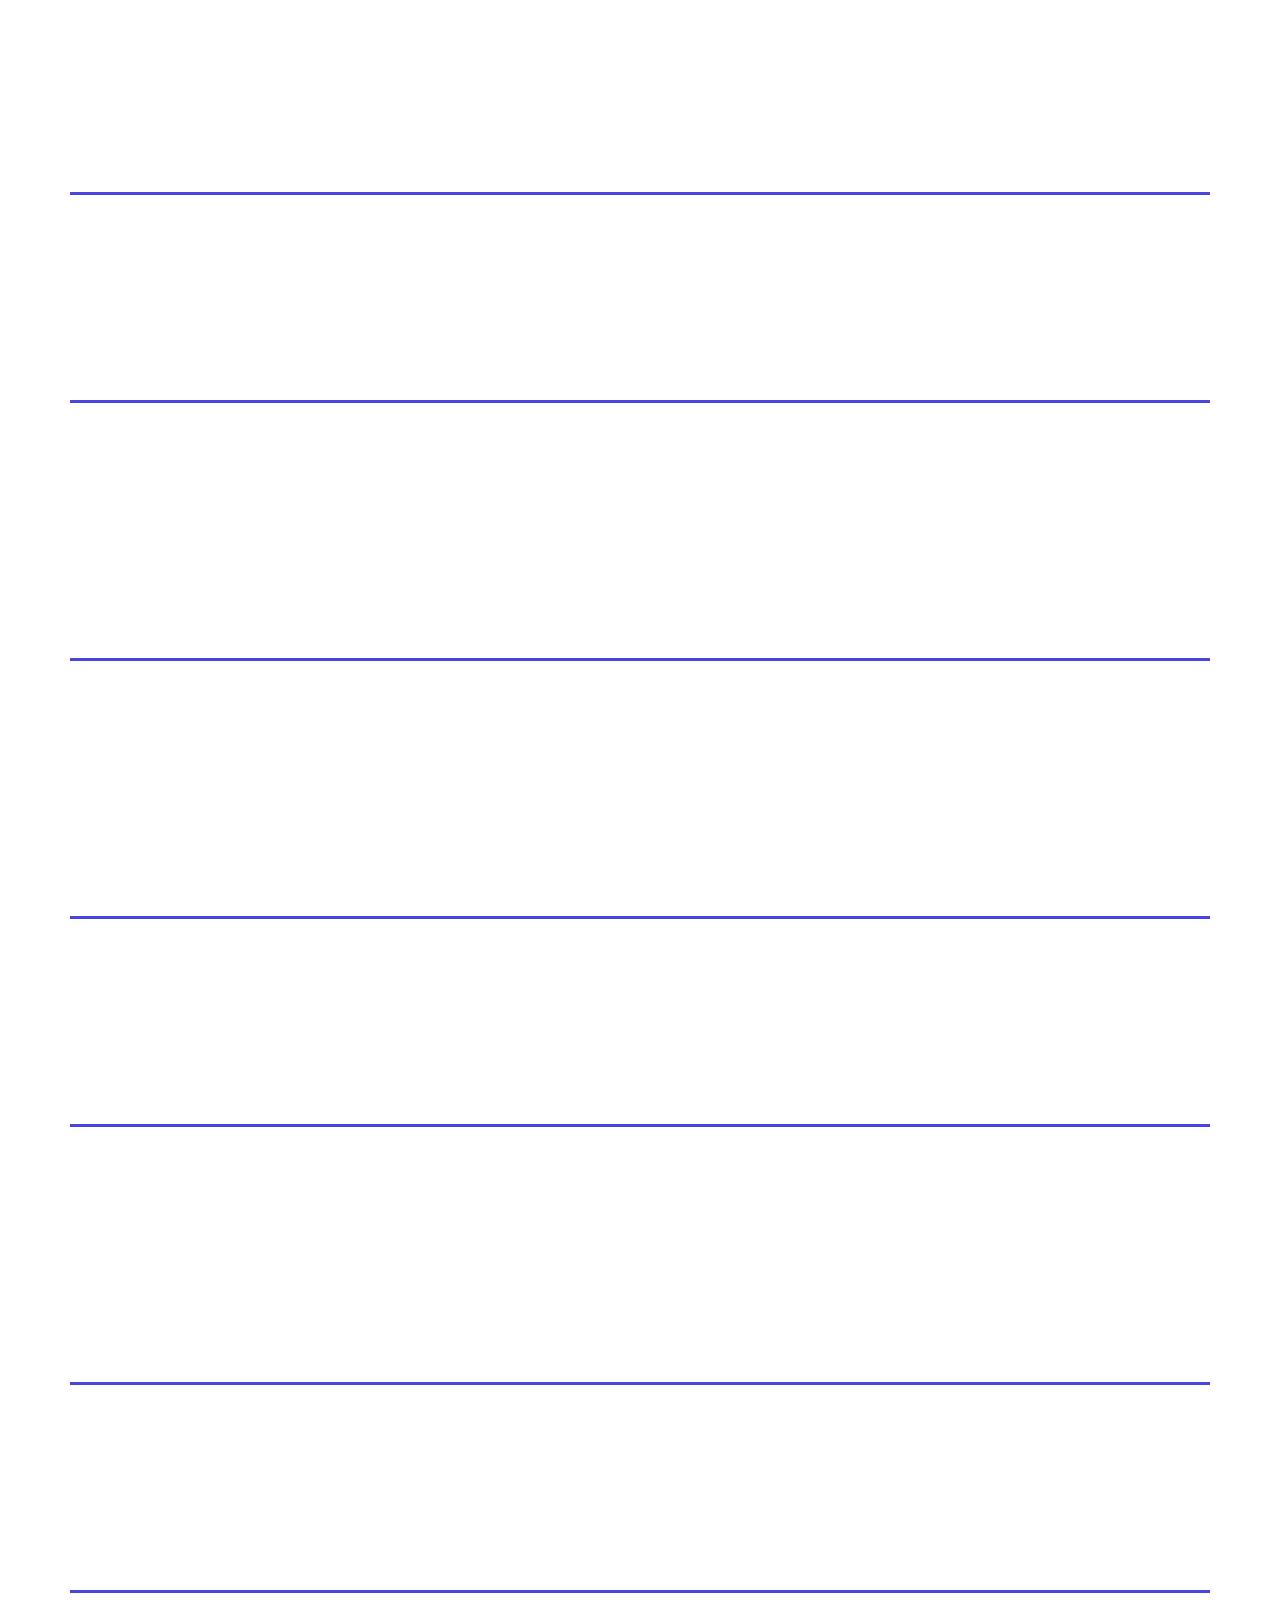
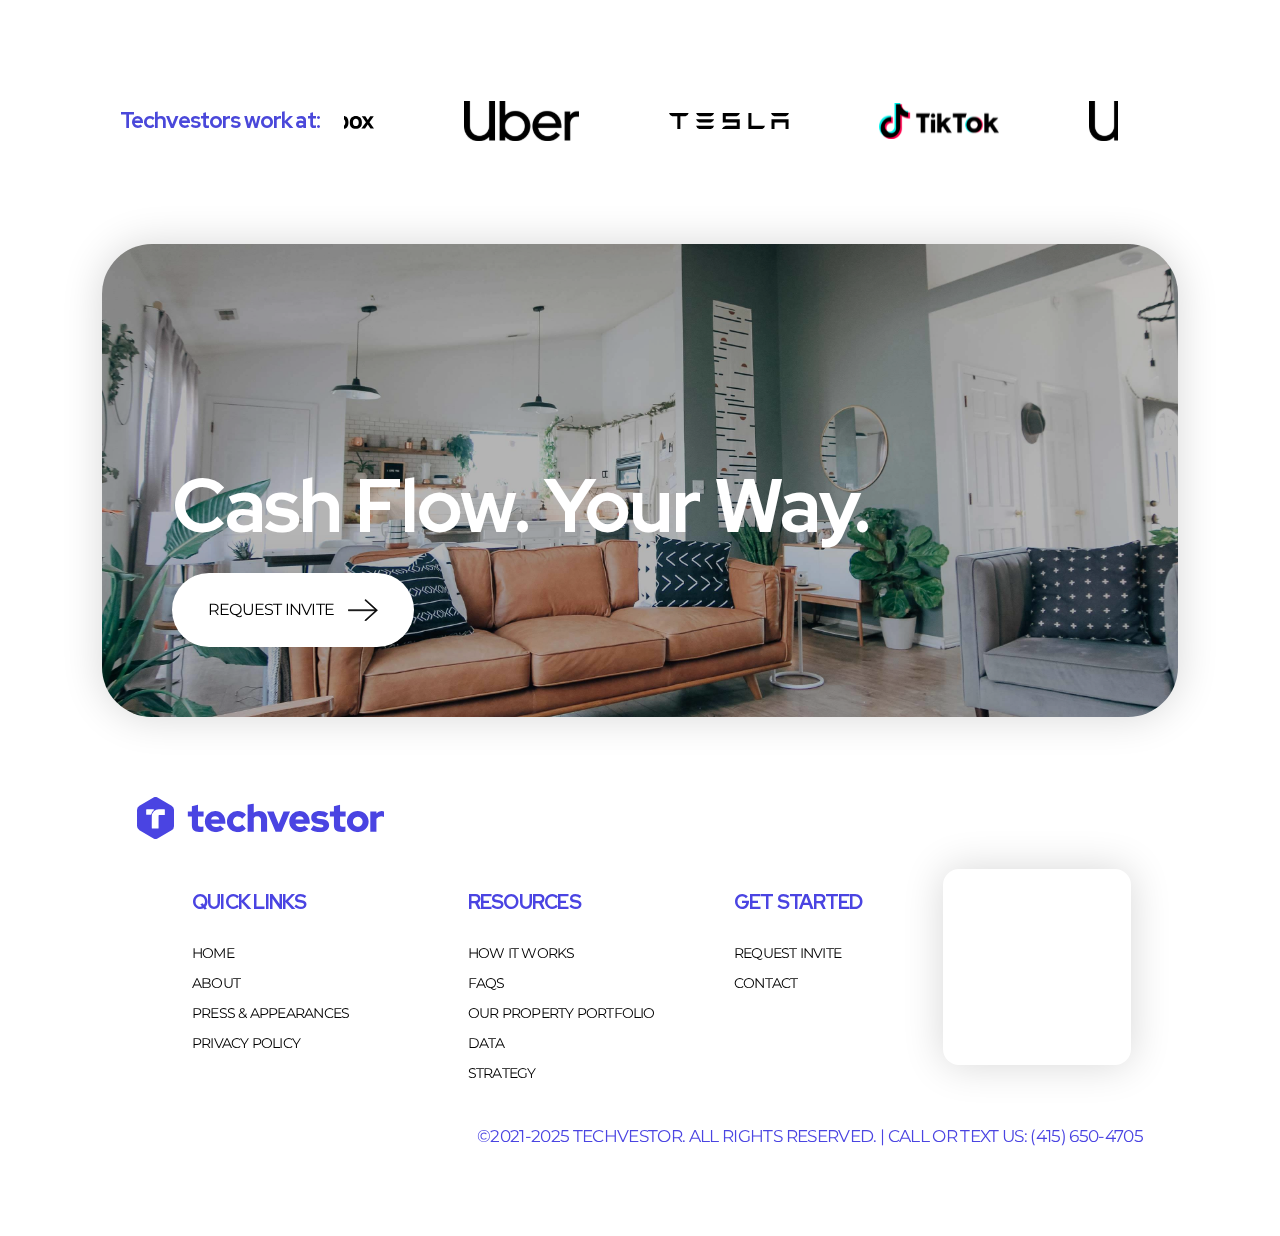
<file: faq.html>
<!DOCTYPE html>
<html lang="en">
  <head>
    <meta charset="UTF-8" />
    <meta http-equiv="X-UA-Compatible" content="IE=edge" />
    <meta name="viewport" content="width=device-width, initial-scale=1.0" />
    <meta name="format-detection" content="telephone=no" />
    <!--Required Meta Tag-->
    <meta name="description" content="" />
    <meta name="keywords" content="" />

    <!--Favicon-->
    <link rel="shortcut icon" href="assets/images/favicon.svg" type="image/x-icon" />

    <!--Title-->
    <title>Techvestor - FAQ</title>

    <!--Css-->
    <link rel="stylesheet" href="assets/css/style.css" />

    <!--Font-->
    <link href="https://fonts.googleapis.com/css2?family=Montserrat:wght@300;400;500;600;700;800;900&display=swap" rel="stylesheet" />
  </head>

  <body>
    <header class="headerSection" id="header">
      <div class="container">
        <div class="headerSection__holder">
          <div class="headerSection__logo">
            <a href="index.html">
              <img src="assets/images/logo.svg" alt="" />
            </a>
          </div>
          <div class="headerSection__navigation">
            <nav class="headerSection__navbar">
              <ul class="list-style-none">
                <li>
                  <a href="about.html">About</a>
                </li>
                <li>
                  <a href="data.html">Data</a>
                </li>
                <li>
                  <a href="strategy.html">Strategy</a>
                </li>
                <li>
                  <a href="how-it-work.html">How it works</a>
                </li>
                <li>
                  <a href="press-and-appearances.html">Press</a>
                </li>
                <li>
                  <a href="portfolio.html">Our Portfolio</a>
                </li>
                <li>
                  <a href="javscript:void(0)">Investor portal</a>
                </li>
              </ul>
            </nav>
            <a href="request.html" class="commonBtn blueBg requestBtn d-flex align-items-center justify-content-center">
              <span>Request Invite</span>
              <img src="assets/images/arrow.svg" alt="" />
            </a>
          </div>
          <div class="menu-icon">
            <span></span>
            <span></span>
            <span></span>
          </div>
        </div>
      </div>
    </header>
    <!--Header End-->
    <div class="header__height"></div>
    <main class="middle">
      <section class="bannerSetion aboutBanner faqbanner">
        <div class="container-fluid">
          <div class="bannerSetion__row d-flex align-items-start">
            <div class="bannerSetion__left">
              <div class="bannerSetion__content animated fdeIn__Up" data-emergence="hidden">
                <h1 class="commonHeading upper-case">
                  Frequently <br />
                  Asked <span class="blueClr"> Questions</span>
                </h1>
                <div class="bannerSection__leftmdm">
                  <h3 class="medium">
                    What does an average monthly return check look like with a <span class="blueClr">$25k minimum investment**?</span>
                  </h3>
                </div>
                <div class="faqbanner__lft">
                  <ul>
                    <li>7-10% cash yield per year</li>
                    <li>1.8-2x total equity growth</li>
                    <li>4-6 year projected hold</li>
                    <li>15-20% target IRR</li>
                    <li>And on a $25,000 investment, that’s about:</li>
                  </ul>
                </div>
              </div>
            </div>
            <div class="bannerSetion__right animated">
              <div class="bannerSetion__imgBox roundedCorner__left" data-emergence="hidden">
                <img class="ukiyo" src="assets/images/faq.jpg" alt="" />
              </div>
            </div>
          </div>
        </div>
      </section>
      <section class="faqMidl">
        <div class="container">
          <div class="row">
            <div class="faqMidl__hldr">
              <div class="faqMidl__ul animated fdeIn__Up" data-emergence="hidden"></div>
              <div class="faqMidl__txt animated fadeIn__Down" data-emergence="hidden">
                <p>$2500/year, distributed quarterly (assumes 10% yield)</p>
                <p>Return $50k total over 5 years, including cash flow and sale in year 5.</p>
                <p>And on a $50,000 investment, that’s about:</p>
                <p>$5000/year, distributed quarterly (assumes 10% yield)</p>
                <p>Return $100k total over 5 years, including cash flow and sale in year</p>
                <p>**All numbers are projected</p>
              </div>
            </div>
          </div>
        </div>
      </section>
      <!-- FAQ Midle End -->
      <div class="faqdata">
        <div class="container">
          <div class="row">
            <div class="faqdata__hldr d-flex justify-content-between align-items-start">
              <div class="faqdata__lft d-flex justify-content-center align-items-center animated fdeIn__left" data-emergence="hidden">
                <img src="assets/images/faq-arrow.svg" alt="" />
              </div>
              <div class="faqdata__ryt animated fadeIn__Down" data-emergence="hidden">
                <h3>Am I placing my money in a fund and own shares of a portfolio, or a property?</h3>
                <p>It’s a diversified portfolio of properties that you own your pro rata share in. In short you share in the entire portfolio.</p>
              </div>
            </div>
            <!--  -->
            <div class="faqdata__hldr d-flex justify-content-between align-items-start">
              <div class="faqdata__lft d-flex justify-content-center align-items-center animated fdeIn__left" data-emergence="hidden">
                <img src="assets/images/faq-arrow.svg" alt="" />
              </div>
              <div class="faqdata__ryt animated fadeIn__Down" data-emergence="hidden">
                <h3>Can I use any of the properties for a vacation?</h3>
                <p>Yes, you can stay in them for up to 30% off as one of your investor perks.</p>
              </div>
            </div>
            <!--  -->
            <div class="faqdata__hldr d-flex justify-content-between align-items-start">
              <div class="faqdata__lft d-flex justify-content-center align-items-center animated fdeIn__left" data-emergence="hidden">
                <img src="assets/images/faq-arrow.svg" alt="" />
              </div>
              <div class="faqdata__ryt animated fadeIn__Down" data-emergence="hidden">
                <h3>Do I get the appreciation once one of Techvestor’s short-term rental properties/homes is sold?</h3>
                <p>Investors share in everything. Cash flow, equity growth and appreciation, tax benefits etc. Everything is pro rata.</p>
              </div>
            </div>
            <!--  -->
            <div class="faqdata__hldr d-flex justify-content-between align-items-start">
              <div class="faqdata__lft d-flex justify-content-center align-items-center animated fdeIn__left" data-emergence="hidden">
                <img src="assets/images/faq-arrow.svg" alt="" />
              </div>
              <div class="faqdata__ryt animated fadeIn__Down" data-emergence="hidden">
                <h3>Do investors get any portion of the equity?</h3>
                <p>Yes, everything is pro rata.</p>
              </div>
            </div>
            <!--  -->
            <div class="faqdata__hldr d-flex justify-content-between align-items-start">
              <div class="faqdata__lft d-flex justify-content-center align-items-center animated fdeIn__left" data-emergence="hidden">
                <img src="assets/images/faq-arrow.svg" alt="" />
              </div>
              <div class="faqdata__ryt animated fadeIn__Down" data-emergence="hidden">
                <h3>Is this an asset-backed investment? Would I actually own a % of the property?</h3>
                <p>Yes and yes. Ownership is across the portfolio, not a single asset. Better diversification that way!</p>
              </div>
            </div>
            <!--  -->
            <div class="faqdata__hldr d-flex justify-content-between align-items-start">
              <div class="faqdata__lft d-flex justify-content-center align-items-center animated fdeIn__left" data-emergence="hidden">
                <img src="assets/images/faq-arrow.svg" alt="" />
              </div>
              <div class="faqdata__ryt animated fadeIn__Down" data-emergence="hidden">
                <h3>
                  Is this any different than a REIT that I can invest in on a stock exchange? Are there better tax benefits investing with Techvestor?
                </h3>
                <p>
                  Yes, it is different. You get full tax benefits of owning because we’re taxed as a partnership, and each person is an owner. Meaning
                  if you put in 10% of the money, you get 10% of the tax benefits. Everything is literal direct ownership.
                </p>
              </div>
            </div>
            <!--  -->
            <div class="faqdata__hldr d-flex justify-content-between align-items-start">
              <div class="faqdata__lft d-flex justify-content-center align-items-center animated fdeIn__left" data-emergence="hidden">
                <img src="assets/images/faq-arrow.svg" alt="" />
              </div>
              <div class="faqdata__ryt animated fadeIn__Down" data-emergence="hidden">
                <h3>What is the investor split on NET proceeds upon disposition of the asset?</h3>
                <p>You can expect 1.8-2x your money over 4-6 years and 7-10% cash on cash…that’s your net.</p>
              </div>
            </div>
            <!--  -->
            <div class="faqdata__hldr d-flex justify-content-between align-items-start">
              <div class="faqdata__lft d-flex justify-content-center align-items-center animated fdeIn__left" data-emergence="hidden">
                <img src="assets/images/faq-arrow.svg" alt="" />
              </div>
              <div class="faqdata__ryt animated fadeIn__Down" data-emergence="hidden">
                <h3>What is your average ROI every quarter?</h3>
                <p>We target 7-10% per year and each season is a bit different.</p>
              </div>
            </div>
            <!--  -->
            <div class="faqdata__hldr d-flex justify-content-between align-items-start">
              <div class="faqdata__lft d-flex justify-content-center align-items-center animated fdeIn__left" data-emergence="hidden">
                <img src="assets/images/faq-arrow.svg" alt="" />
              </div>
              <div class="faqdata__ryt animated fadeIn__Down" data-emergence="hidden">
                <h3>What’s Techvestor’s net annualized realized return?</h3>
                <p>42% IRR (asset level)</p>
              </div>
            </div>
            <!--  -->
            <div class="faqdata__hldr d-flex justify-content-between align-items-start">
              <div class="faqdata__lft d-flex justify-content-center align-items-center animated fdeIn__left" data-emergence="hidden">
                <img src="assets/images/faq-arrow.svg" alt="" />
              </div>
              <div class="faqdata__ryt animated fadeIn__Down" data-emergence="hidden">
                <h3>Is Accelerated Depreciation passed down to the investor? If so, how is this done?</h3>
                <p>Yes, via a K1 tax form.</p>
              </div>
            </div>
            <!--  -->
            <div class="faqdata__hldr d-flex justify-content-between align-items-start">
              <div class="faqdata__lft d-flex justify-content-center align-items-center animated fdeIn__left" data-emergence="hidden">
                <img src="assets/images/faq-arrow.svg" alt="" />
              </div>
              <div class="faqdata__ryt animated fadeIn__Down" data-emergence="hidden">
                <h3>What’s the difference between year 1 ROI and cash flow in your portfolio?</h3>
                <p>ROI, also known as AAR includes your equity appreciation sale. It’s a 5 year average annual return.</p>
              </div>
            </div>
            <!--  -->
            <div class="faqdata__hldr d-flex justify-content-between align-items-start">
              <div class="faqdata__lft d-flex justify-content-center align-items-center animated fdeIn__left" data-emergence="hidden">
                <img src="assets/images/faq-arrow.svg" alt="" />
              </div>
              <div class="faqdata__ryt animated fadeIn__Down" data-emergence="hidden">
                <h3>What do the returns look like?</h3>
                <p>7-10% cash on cash. 1.8-2x over 5 year projected hold. 15% - 20% IRR.</p>
              </div>
            </div>
            <!--  -->
            <div class="faqdata__hldr d-flex justify-content-between align-items-start">
              <div class="faqdata__lft d-flex justify-content-center align-items-center animated fdeIn__left" data-emergence="hidden">
                <img src="assets/images/faq-arrow.svg" alt="" />
              </div>
              <div class="faqdata__ryt animated fadeIn__Down" data-emergence="hidden">
                <h3>If a property loses money, am I responsible to invest more to cover losses?</h3>
                <p>No. In a syndication, LPs are only responsible for their initial investment.</p>
              </div>
            </div>
            <!--  -->
            <div class="faqdata__hldr d-flex justify-content-between align-items-start">
              <div class="faqdata__lft d-flex justify-content-center align-items-center animated fdeIn__left" data-emergence="hidden">
                <img src="assets/images/faq-arrow.svg" alt="" />
              </div>
              <div class="faqdata__ryt animated fadeIn__Down" data-emergence="hidden">
                <h3>Do you support 1031 exchange?</h3>
                <p>No.</p>
              </div>
            </div>
          </div>
        </div>
      </div>
      <!-- Banner End -->
      <section class="reviewSection aboutReview">
        <div class="container">
          <div class="row align-items-center">
            <div class="col-12 col-sm-6 col-md-6 col-lg-3 textColumn">
              <div class="reviewSection__text">
                <h6 class="blueClr m-0">Techvestors work at:</h6>
              </div>
            </div>
            <div class="col-12 col-sm-12 col-md-12 col-lg-9 sliderColumn">
              <div class="reviewSection__clients client-slider">
                <div class="client-slider--item">
                  <img src="assets/images/dropbox-logo.svg" alt="" />
                </div>
                <div class="client-slider--item">
                  <img src="assets/images/uber-logo.svg" alt="" />
                </div>
                <div class="client-slider--item">
                  <img src="assets/images/tesla-logo.svg" alt="" />
                </div>
                <div class="client-slider--item">
                  <img src="assets/images/tikTok-logo.svg" alt="" />
                </div>
                <div class="client-slider--item">
                  <img src="assets/images/uber-logo.svg" alt="" />
                </div>
                <div class="client-slider--item">
                  <img src="assets/images/tesla-logo.svg" alt="" />
                </div>
              </div>
            </div>
          </div>
        </div>
      </section>
      <!-- Team Review End -->
      <section class="commonBtmSection aboutCommon">
        <div class="container">
          <div class="commonBtmSection__wrapper commonBoxshadow" style="background-image: url(./assets/images/faq-btm.jpg)">
            <div class="commonBtmSection__cntnt">
              <div class="commonHeading whiteClr animated" data-emergence="visible ">Cash Flow. Your Way.</div>
            </div>
            <div class="btn__wrapper d-flex align-items-center">
              <a href="request.html" class="commonBtn whiteBg blackClr d-flex align-items-center justify-content-center">
                <span>Request Invite</span>
                <svg xmlns="http://www.w3.org/2000/svg " width="22.907 " height="17.147 " viewBox="0 0 22.907 17.147 ">
                  <path
                    id="Path_1 "
                    data-name="Path 1 "
                    d="M8.221,0,0,9.1l.6.542L7.816,1.653V22.284h.808V1.653l7.217,7.985.6-.542Z "
                    transform="translate(22.534 0.353) rotate(90) "
                    stroke-width="0.5 "
                  />
                </svg>
              </a>
            </div>
          </div>
        </div>
      </section>
      <!-- Comman Section End  -->
    </main>
    <!-- Middle End -->
    <footer class="footerSection">
      <div class="container">
        <div class="footerSection__wrapper">
          <div class="footerSection__logo">
            <img src="assets/images/logo.svg" alt="" />
          </div>
          <div class="footerSection__nav">
            <div class="footerSection__row d-flex">
              <div class="footerSection__column quickLinks">
                <h6>Quick Links</h6>
                <ul class="list-style-none">
                  <li>
                    <a href="index.html">Home</a>
                  </li>
                  <li>
                    <a href="about.html">About</a>
                  </li>
                  <li>
                    <a href="press-and-appearances.html">Press & Appearances</a>
                  </li>
                  <li>
                    <a href="privacy-policy.html">Privacy Policy</a>
                  </li>
                </ul>
              </div>
              <div class="footerSection__column resources">
                <h6>Resources</h6>
                <ul class="list-style-none">
                  <li>
                    <a href="how-it-work.html">How it Works</a>
                  </li>
                  <li>
                    <a href="faq.html">FAQs</a>
                  </li>
                  <li>
                    <a href="portfolio.html">Our Property Portfolio</a>
                  </li>
                  <li>
                    <a href="data.html">Data</a>
                  </li>
                  <li>
                    <a href="strategy.html">Strategy</a>
                  </li>
                </ul>
              </div>
              <div class="footerSection__column getStarted">
                <h6>Get Started</h6>
                <ul class="list-style-none">
                  <li>
                    <a href="request.html">Request Invite</a>
                  </li>
                  <li>
                    <a href="contact-us.html">Contact</a>
                  </li>
                </ul>
              </div>
              <div class="footerSection__column reviewBadge">
                <div class="reviewBadge__inner">
                  <iframe
                    src="https://widget.reviews.io/badge-modern/widget?elementId=badge-160&amp;version=1&amp;&amp;store=scoutpads&amp;primaryClr=%236117CD&amp;starsClr=%2333F1C6"
                    frameborder="0"
                    width="242
                                "
                    title="Reviews Badge Modern Widget"
                    style="min-width: 200px"
                    height="203"
                    data-lf-yt-playback-inspected-yegkb8lbwoy4ep3z="true"
                  ></iframe>
                </div>
              </div>
            </div>
            <div class="copyRight">
              <p>©2021-2025 Techvestor. All rights reserved. | Call or Text Us: (415) 650-4705</p>
            </div>
          </div>
        </div>
      </div>
    </footer>
    <!-- Footer End -->
    <script src="assets/js/jquery.min.js"></script>
    <script src="assets/js/slick.js"></script>
    <script src="assets/js/easypiechart.js"></script>
    <script src="assets/js/emergence.js"></script>
    <script src="assets/js/jquery.inview.min.js"></script>
    <script src="assets/js/scrollMonitor.js"></script>
    <script src="assets/js/jquery.counterup.min.js"></script>
    <script src="assets/js/custom.js"></script>
  </body>
</html>
</file>
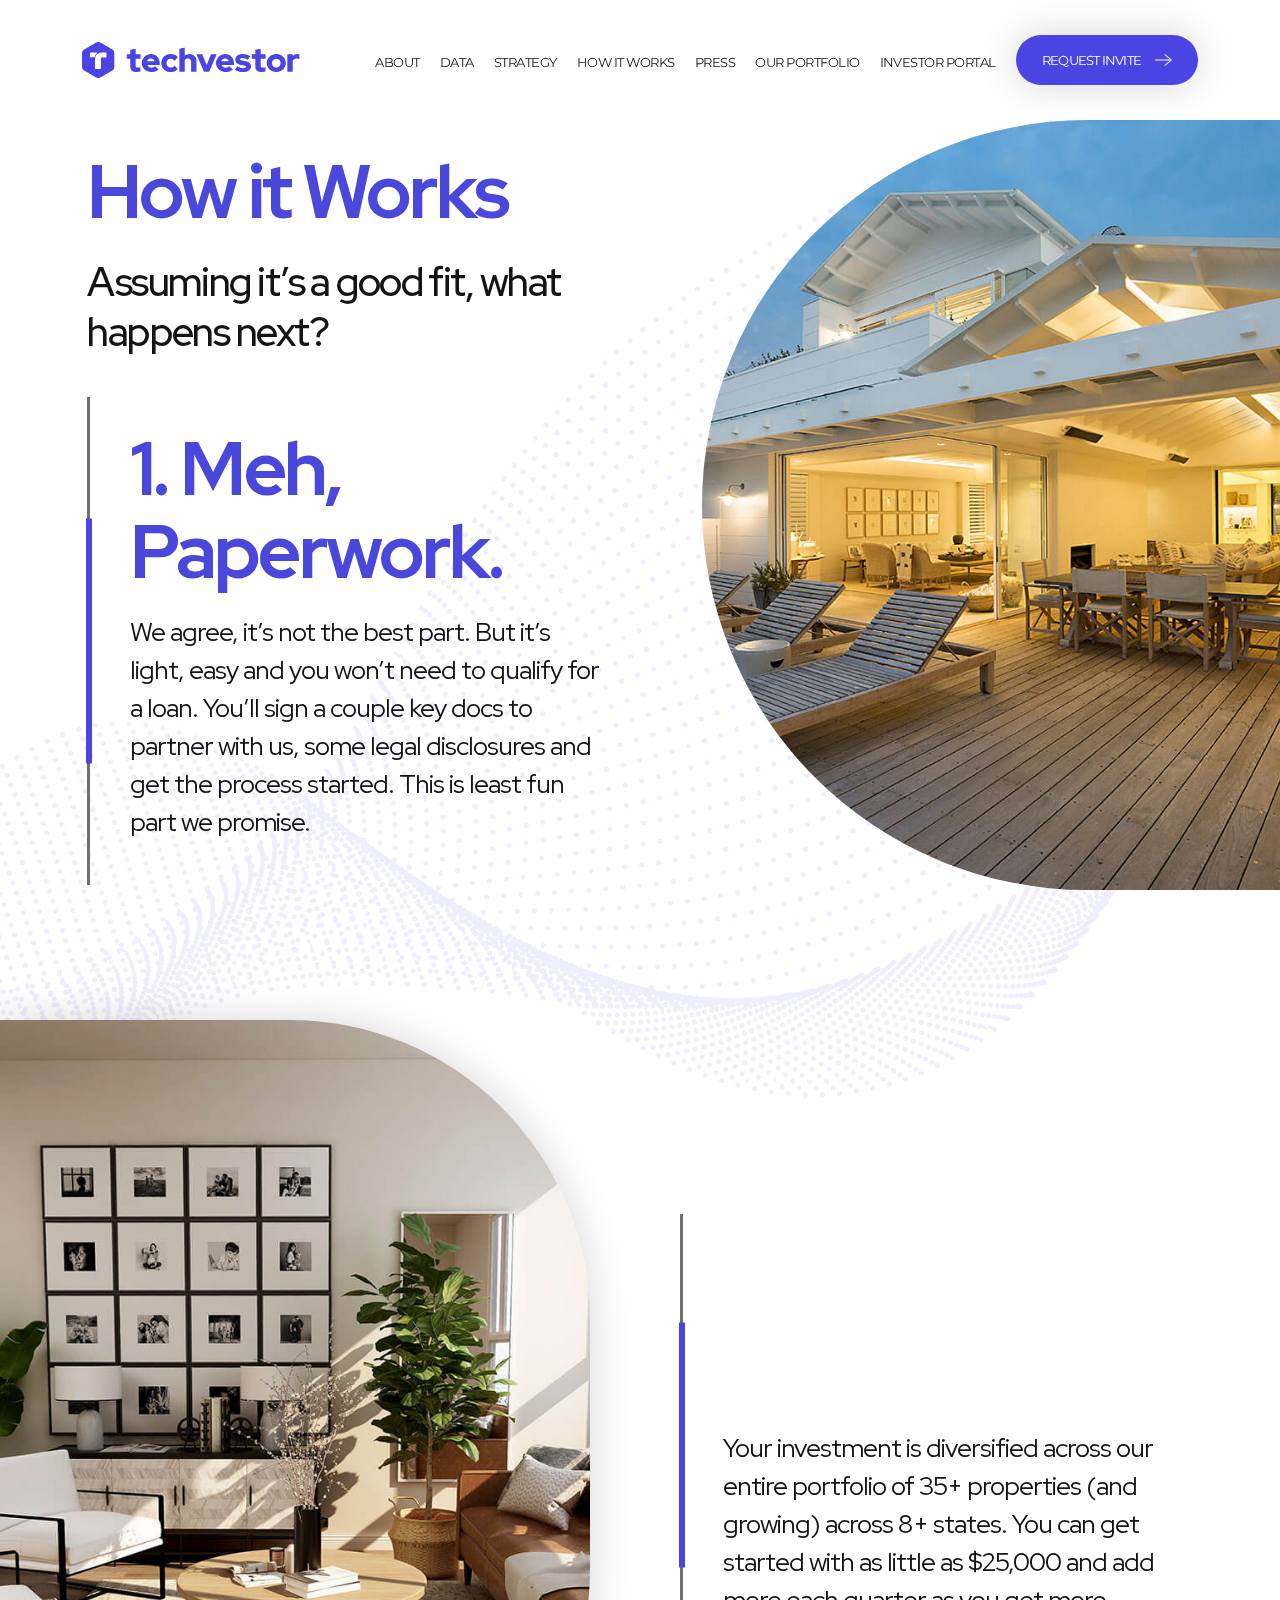
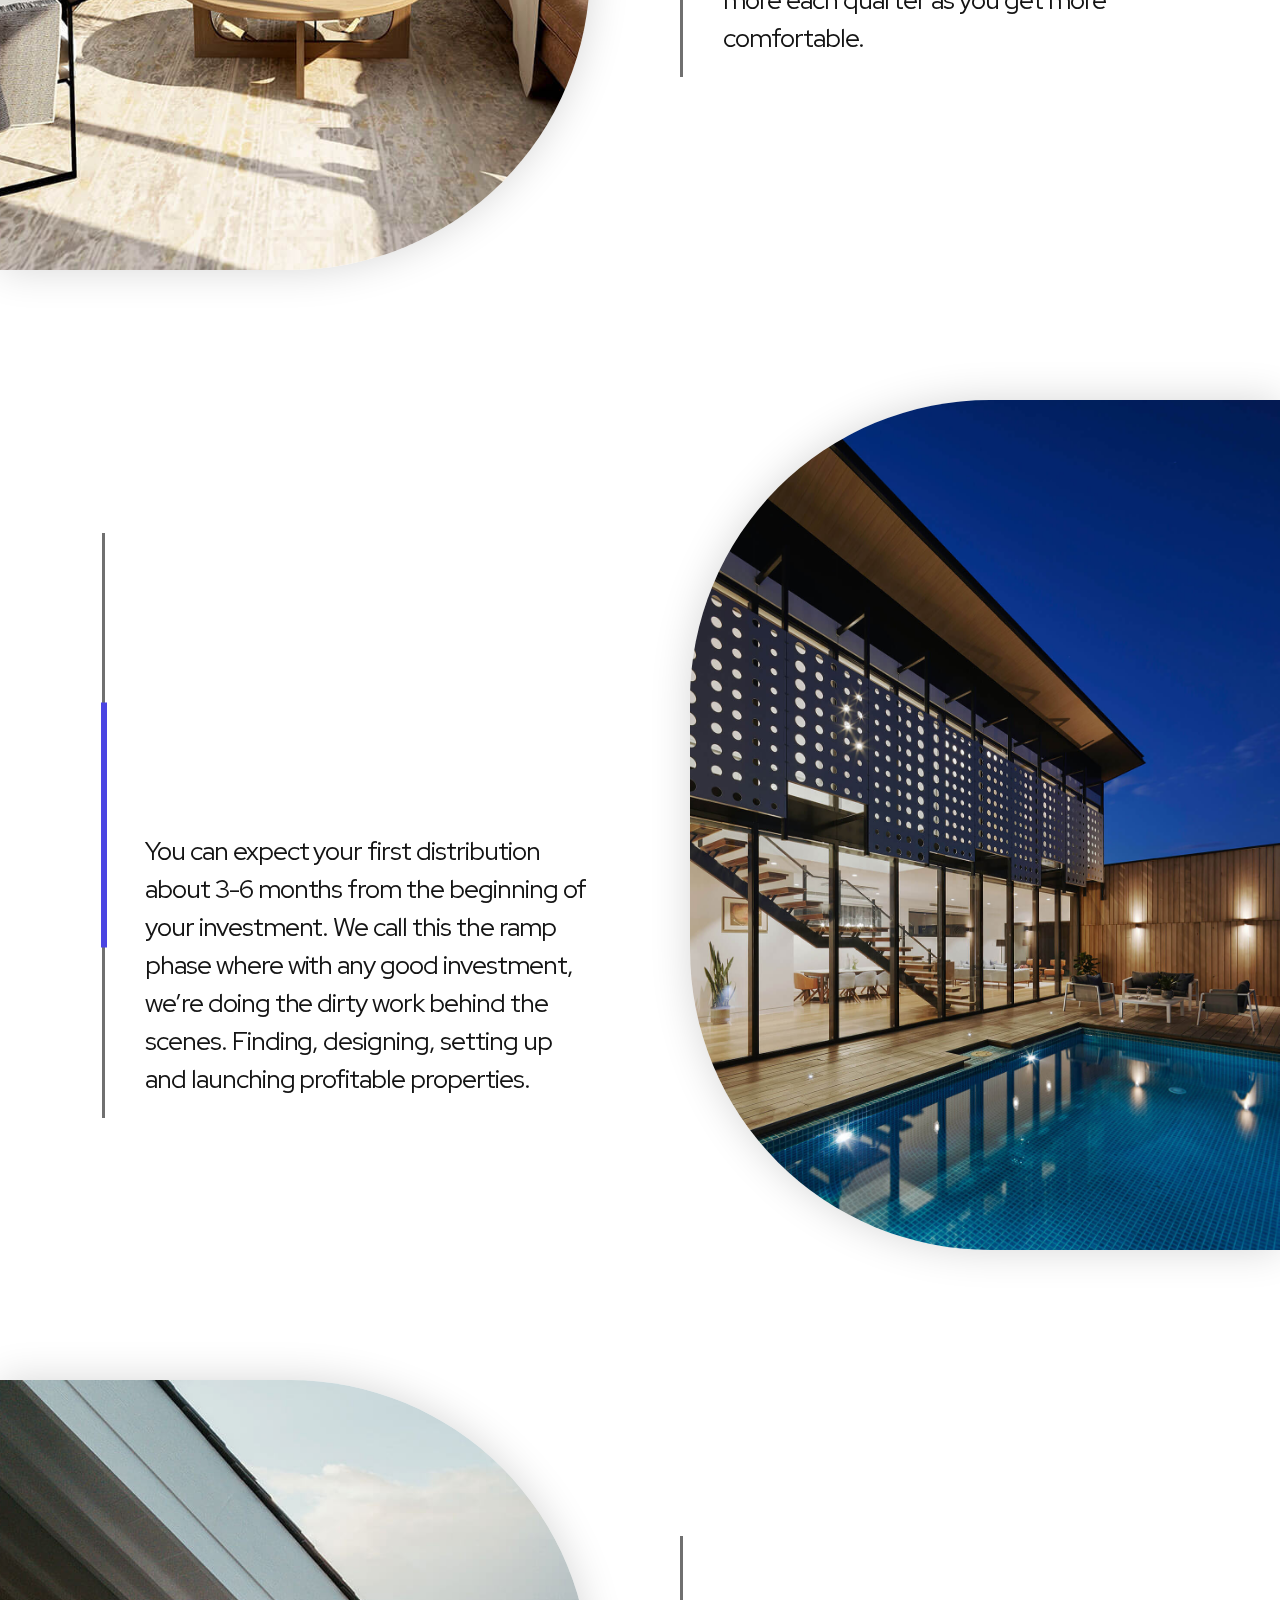
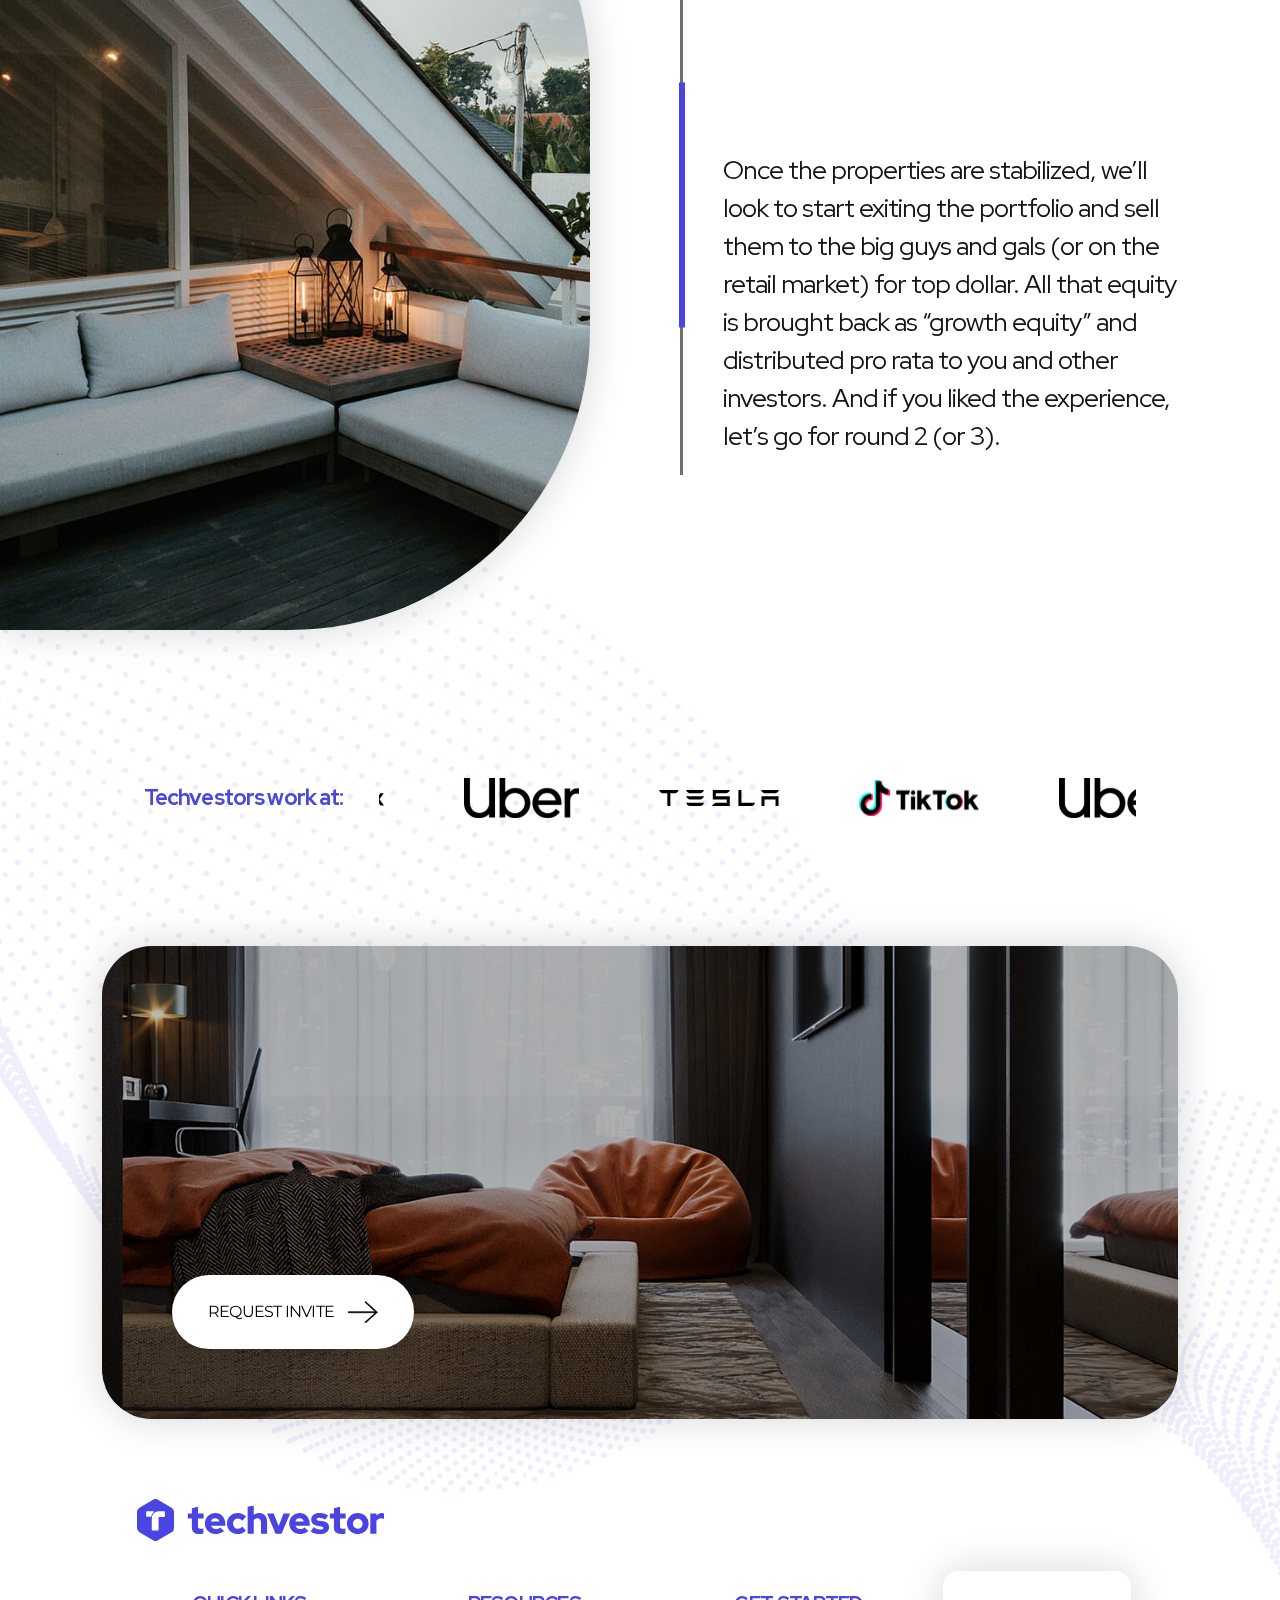
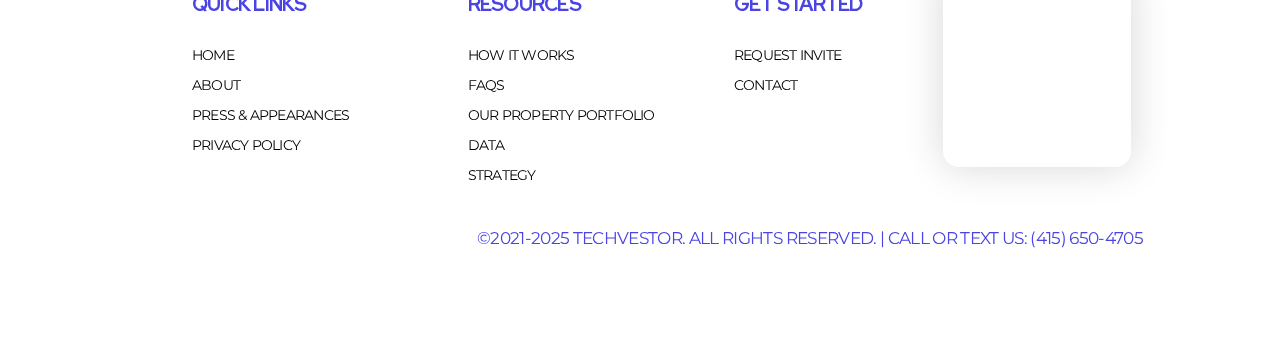
<file: how-it-work.html>
<!DOCTYPE html>
<html lang="en">

<head>
    <meta charset="UTF-8">
    <meta http-equiv="X-UA-Compatible" content="IE=edge">
    <meta name="viewport" content="width=device-width, initial-scale=1.0">
    <meta name="format-detection" content="telephone=no">
    <!--Required Meta Tag-->
    <meta name="description" content="">
    <meta name="keywords" content="">

    <!--Favicon-->
    <link rel="shortcut icon" href="assets/images/favicon.svg" type="image/x-icon">

    <!--Title-->
    <title>Techvestor - How it work</title>

    <!--Css-->
    <link rel="stylesheet" href="assets/css/style.css">
    
    <!--Font-->
    <link href="https://fonts.googleapis.com/css2?family=Montserrat:wght@300;400;500;600;700;800;900&display=swap"
        rel="stylesheet">
</head>

<body>
    <header class="headerSection" id="header">
        <div class="container">
            <div class="headerSection__holder">
                <div class="headerSection__logo">
                    <a href="index.html">
                        <img src="assets/images/logo.svg" alt="">
                    </a>
                </div>
                <div class="headerSection__navigation">
                    <nav class="headerSection__navbar">
                        <ul class="list-style-none">
                            <li>
                                <a href="about.html">About</a>
                            </li>
                            <li>
                                <a href="data.html">Data</a>
                            </li>
                            <li>
                                <a href="strategy.html">Strategy</a>
                            </li>
                            <li>
                                <a href="how-it-work.html">How it works</a>
                            </li>
                            <li>
                                <a href="press-and-appearances.html">Press</a>
                            </li>
                            <li>
                                <a href="portfolio.html">Our Portfolio</a>
                            </li>
                            <li>
                                <a href="javscript:void(0)">Investor portal</a>
                            </li>
                        </ul>
                    </nav>
                    <a href="request.html"
                        class="commonBtn blueBg requestBtn d-flex align-items-center justify-content-center">
                        <span>Request Invite</span>
                        <img src="assets/images/arrow.svg" alt="">
                    </a>
                </div>
                <div class="menu-icon">
                    <span></span>
                    <span></span>
                    <span></span>
                </div>
            </div>
        </div>
    </header>
    <!--Header End-->
    <div class="header__height"></div>
    <main class="middle bottomBg--pattern rightBg--pattern">
        <section class="bannerSetion howitworkBanner">
            <div class="container-fluid">
                <div class="bannerSetion__row d-flex align-items-start">
                    <div class="bannerSetion__left">
                        <div class="bannerSetion__content animated fdeIn__Up" data-emergence="hidden">
                            <h1 class="commonHeading blueClr">How it Works</h1>
                            <h3 class="medium">Assuming it’s a good fit, what happens next?</h3>
                            <div class="leftBorder contentSpace howitworkContent">
                                <div class="commonHeading blueClr animated fdeIn__leftBig" data-emergence="hidden">1.
                                    Meh, Paperwork.</div>
                                <h5 class="regular">We agree, it’s not the best part. But it’s light, easy and you won’t
                                    need to qualify for a loan. You’ll sign a couple key docs to partner with us, some
                                    legal disclosures and get the process started. This is least fun part we promise.
                                </h5>
                            </div>
                        </div>
                    </div>
                    <div class="bannerSetion__right">
                        <div class="bannerSetion__imgBox roundedCorner__left animated fdeIn__Up"
                            data-emergence="hidden">
                            <img class="ukiyo" src="assets/images/howItWork-img-1.jpg" alt="">
                        </div>
                    </div>
                </div>
            </div>
        </section>
        <!-- Banner End -->
        <section class="wideSection wideCommonstyle howitworkWide">
            <div class="container-fluid">
                <div class="wideSection__row d-flex align-items-center justify-content-between">
                    <div class="wideSection__img roundedCorner__right commonBoxshadow " data-emergence="hidden">
                        <img src="assets/images/howItWork-img-2.jpg" alt="">
                    </div>
                    <div class="wideSection__content leftBorder contentSpace">
                        <div class="commonHeading blueClr animated fdeIn__leftBig" data-emergence="hidden">2. Fund your
                            investment.</div>
                        <p class="h5 regular">Your investment is diversified across our entire portfolio of 35+
                            properties (and growing) across 8+ states. You can get started with as little as $25,000 and
                            add more each quarter as you get more comfortable. </p>
                    </div>
                </div>
            </div>
        </section>
        <section class="wideSection wideCommonstyle wideSectionReverse howitworkWide">
            <div class="container-fluid">
                <div class="wideSection__row d-flex align-items-center justify-content-between">
                    <div class="wideSection__img roundedCorner__right commonBoxshadow " data-emergence="hidden">
                        <img src="assets/images/howItWork-img-4.jpg" alt="">
                    </div>
                    <div class="wideSection__content leftBorder contentSpace">
                        <div class="commonHeading blueClr animated fdeIn__leftBig" data-emergence="hidden">3. Cash Flow
                            Along the Way <span> 🚀 </span>
                        </div>
                        <p class="h5 regular">You can expect your first distribution about 3-6 months from the beginning
                            of your investment. We call this the ramp phase where with any good investment, we’re doing
                            the dirty work behind the scenes. Finding, designing, setting up and launching profitable
                            properties. </p>
                    </div>
                </div>
            </div>
        </section>
        <section class="wideSection wideCommonstyle howitworkWide rightBg--pattern">
            <div class="container-fluid">
                <div class="wideSection__row d-flex align-items-center justify-content-between">
                    <div class="wideSection__img roundedCorner__right commonBoxshadow " data-emergence="hidden">
                        <img src="assets/images/howItWork-img-3.jpg" alt="">
                    </div>
                    <div class="wideSection__content leftBorder contentSpace">
                        <div class="commonHeading blueClr animated fdeIn__leftBig" data-emergence="hidden">4. The <br>
                            Big Exit! </div>
                        <p class="h5 regular">Once the properties are stabilized, we’ll look to start exiting the
                            portfolio and sell them to the big guys and gals (or on the retail market) for top dollar.
                            All that equity is brought back as “growth equity” and distributed pro rata to you and other
                            investors. And if you liked the experience, let’s go for round 2 (or 3). </p>
                    </div>
                </div>
            </div>
        </section>
        <section class="reviewSection clientSection">
            <div class="container">
                <div class="row align-items-center justify-content-center">
                    <div class="col-12 col-sm-4 col-md-2 col-lg-2 textColumn">
                        <div class="reviewSection__text text-left">
                            <h6 class="blueClr m-0">Techvestors work at:</h6>
                        </div>
                    </div>
                    <div class="col-12 col-sm-8 col-md-10 col-lg-10 sliderColumn">
                        <div class="reviewSection__clients client-slider">
                            <div class="client-slider--item">
                                <img src="assets/images/dropbox-logo.svg" alt="">
                            </div>
                            <div class="client-slider--item">
                                <img src="assets/images/uber-logo.svg" alt="">
                            </div>
                            <div class="client-slider--item">
                                <img src="assets/images/tesla-logo.svg" alt="">
                            </div>
                            <div class="client-slider--item">
                                <img src="assets/images/tikTok-logo.svg" alt="">
                            </div>
                            <div class="client-slider--item">
                                <img src="assets/images/uber-logo.svg" alt="">
                            </div>
                            <div class="client-slider--item">
                                <img src="assets/images/tesla-logo.svg" alt="">
                            </div>
                        </div>
                    </div>
                </div>
        </section>
        <section class="commonBtmSection">
            <div class="container">
                <div class="commonBtmSection__wrapper commonBoxshadow"
                    style="background-image: url(./assets/images/howItWork-BTM-IMG.jpg);">
                    <div class="commonBtmSection__cntnt">
                        <div class="commonHeading whiteClr animated fdeIn__Up" data-emergence="hidden">Join The
                            Community.</div>
                    </div>
                    <div class="btn__wrapper d-flex align-items-center">
                        <a href="request.html"
                            class="commonBtn whiteBg blackClr d-flex align-items-center justify-content-center">
                            <span>Request Invite</span>
                            <svg xmlns="http://www.w3.org/2000/svg" width="22.907" height="17.147"
                                viewBox="0 0 22.907 17.147">
                                <path id="Path_1" data-name="Path 1"
                                    d="M8.221,0,0,9.1l.6.542L7.816,1.653V22.284h.808V1.653l7.217,7.985.6-.542Z"
                                    transform="translate(22.534 0.353) rotate(90)" stroke-width="0.5" />
                            </svg>
                        </a>
                    </div>
                </div>
            </div>
        </section>
    </main>
    <!-- Middle End -->
    <footer class="footerSection">
        <div class="container">
            <div class="footerSection__wrapper">
                <div class="footerSection__logo">
                    <img src="assets/images/logo.svg" alt="">
                </div>
                <div class="footerSection__nav">
                    <div class="footerSection__row d-flex">
                        <div class="footerSection__column quickLinks">
                            <h6>Quick Links</h6>
                            <ul class="list-style-none">
                                <li>
                                    <a href="index.html">Home</a>
                                </li>
                                <li>
                                    <a href="about.html">About</a>
                                </li>
                                <li>
                                    <a href="press-and-appearances.html">Press & Appearances</a>
                                </li>
                                <li>
                                    <a href="privacy-policy.html">Privacy Policy</a>
                                </li>
                            </ul>
                        </div>
                        <div class="footerSection__column resources">
                            <h6>Resources</h6>
                            <ul class="list-style-none">
                                <li>
                                    <a href="how-it-work.html">How it Works</a>
                                </li>
                                <li>
                                    <a href="faq.html">FAQs</a>
                                </li>
                                <li>
                                    <a href="portfolio.html">Our Property Portfolio</a>
                                </li>
                                <li>
                                    <a href="data.html">Data</a>
                                </li>
                                <li>
                                    <a href="strategy.html">Strategy</a>
                                </li>
                            </ul>
                        </div>
                        <div class="footerSection__column getStarted">
                            <h6>Get Started</h6>
                            <ul class="list-style-none">
                                <li>
                                    <a href="request.html">Request Invite</a>
                                </li>
                                <li>
                                    <a href="contact-us.html">Contact</a>
                                </li>
                            </ul>
                        </div>
                        <div class="footerSection__column reviewBadge">
                            <div class="reviewBadge__inner">
                                <iframe
                                    src="https://widget.reviews.io/badge-modern/widget?elementId=badge-160&amp;version=1&amp;&amp;store=scoutpads&amp;primaryClr=%236117CD&amp;starsClr=%2333F1C6"
                                    frameborder="0" width="242
                                " title="Reviews Badge Modern Widget" style="min-width: 200px;" height="203"
                                    data-lf-yt-playback-inspected-yegkb8lbwoy4ep3z="true"></iframe>
                            </div>
                        </div>
                    </div>
                    <div class="copyRight">
                        <p>©2021-2025 Techvestor. All rights reserved. | Call or Text Us: (415) 650-4705</p>
                    </div>
                </div>
            </div>
        </div>
    </footer>
    <!-- Footer End -->
    <script src="assets/js/jquery.min.js"></script>
    <script src="assets/js/slick.js"></script>
    <script src="assets/js/easypiechart.js"></script>
    <script src="assets/js/emergence.js"></script>
    <script src="assets/js/jquery.inview.min.js"></script>
    <script src="assets/js/scrollMonitor.js"></script>
    <script src="assets/js/jquery.counterup.min.js"></script>
    <script src="assets/js/custom.js"></script>
</body>

</html>
</file>
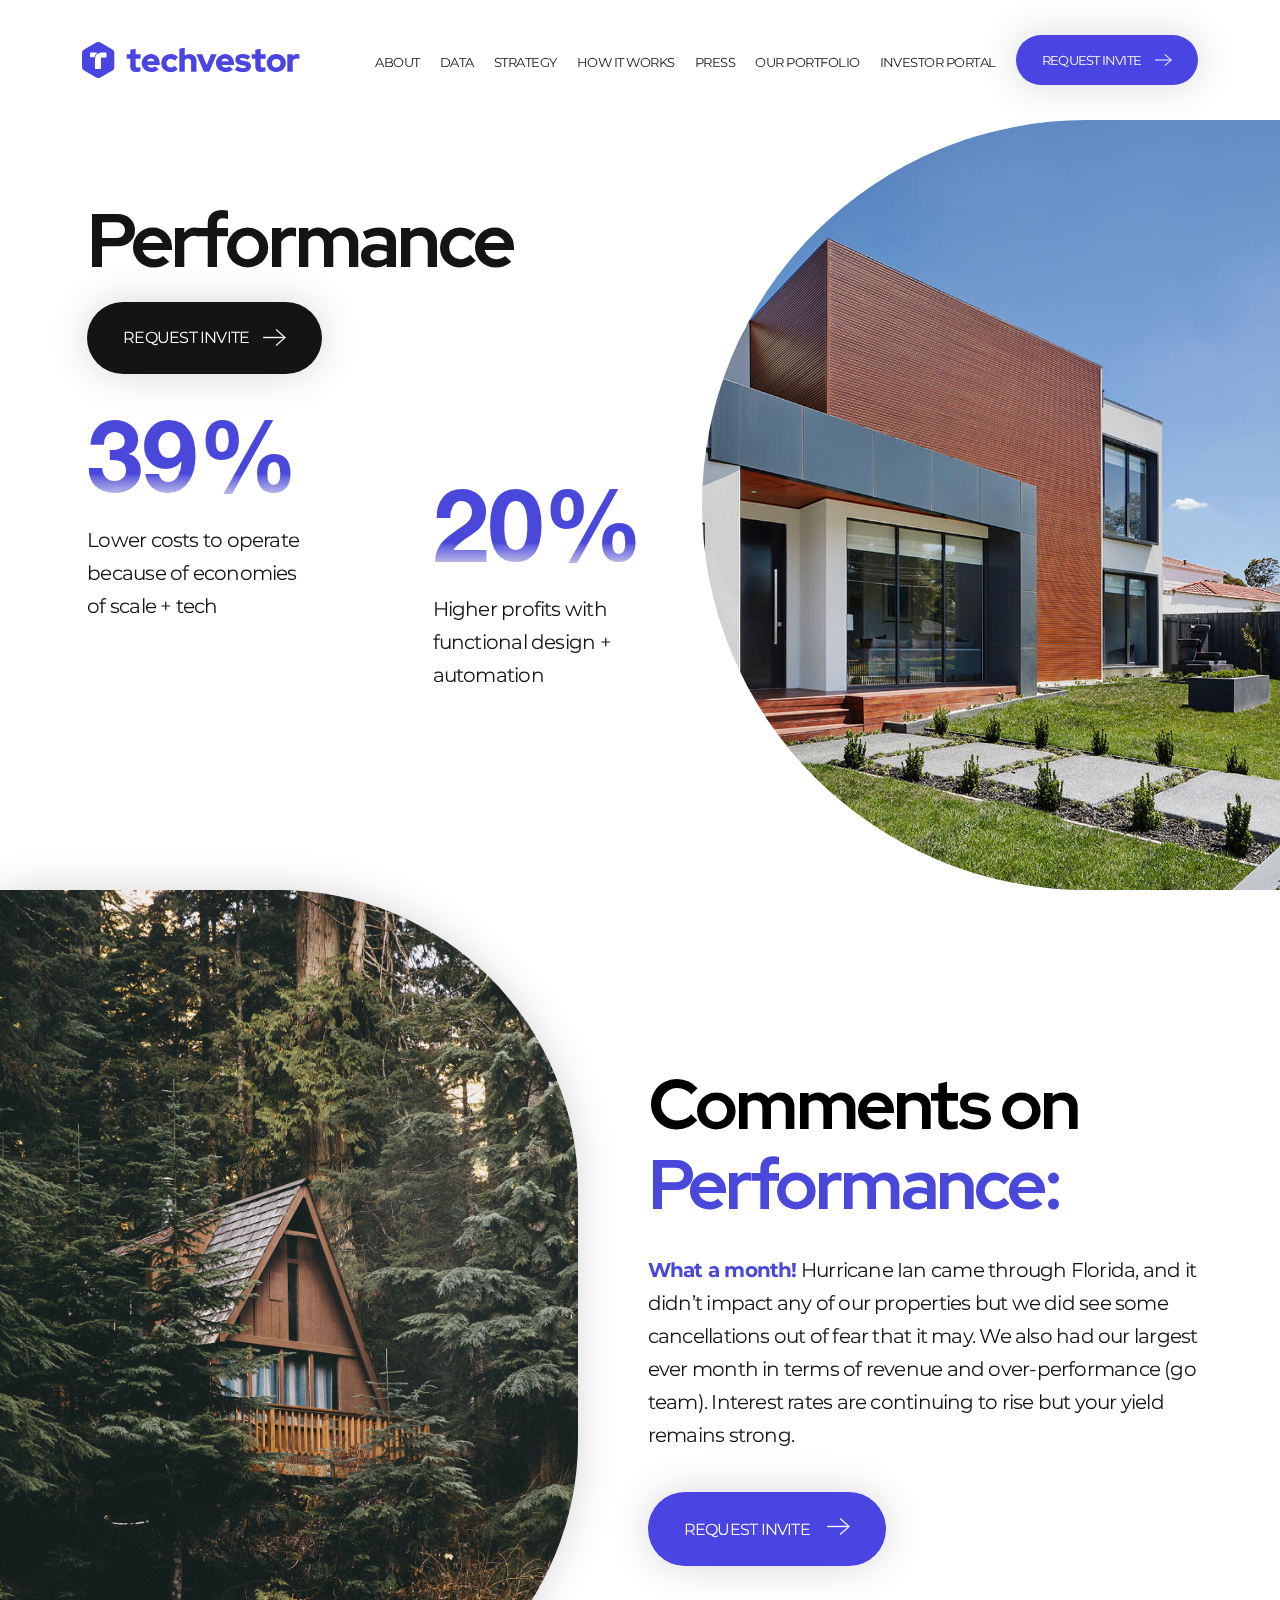
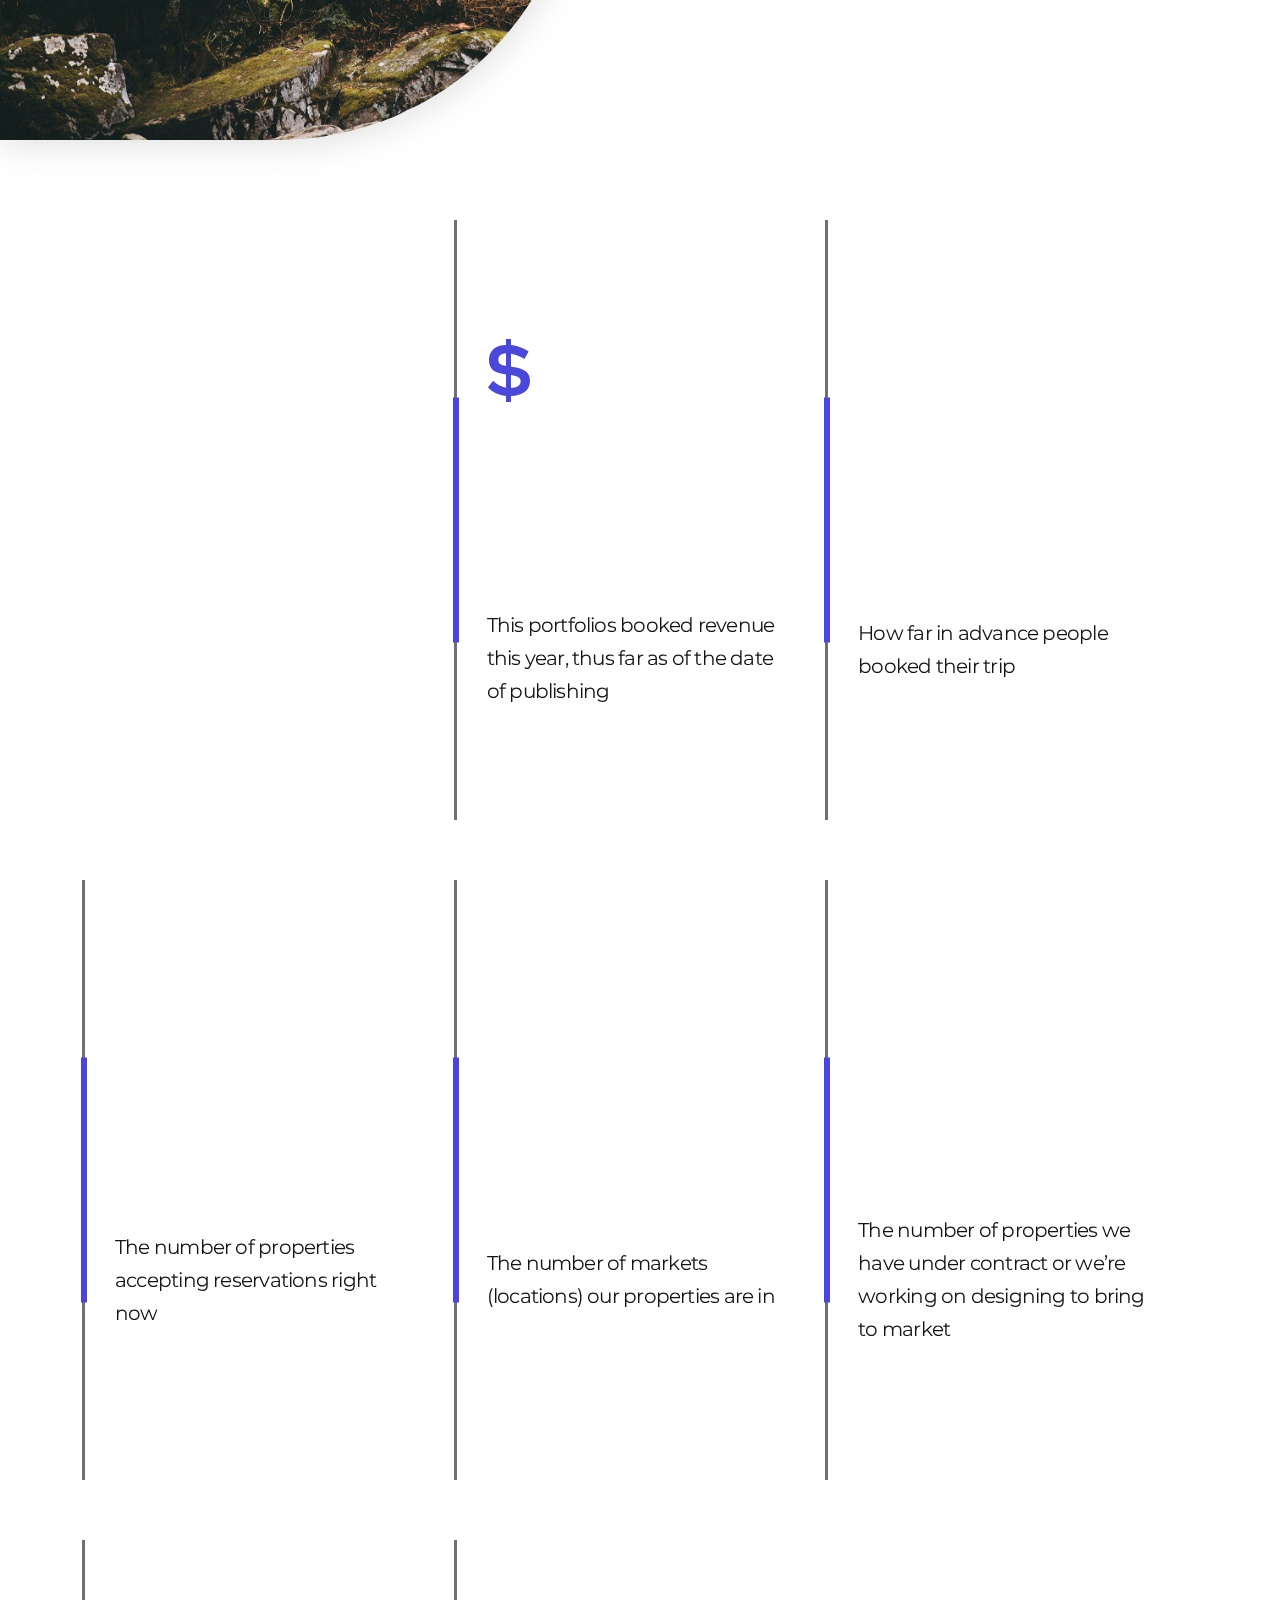
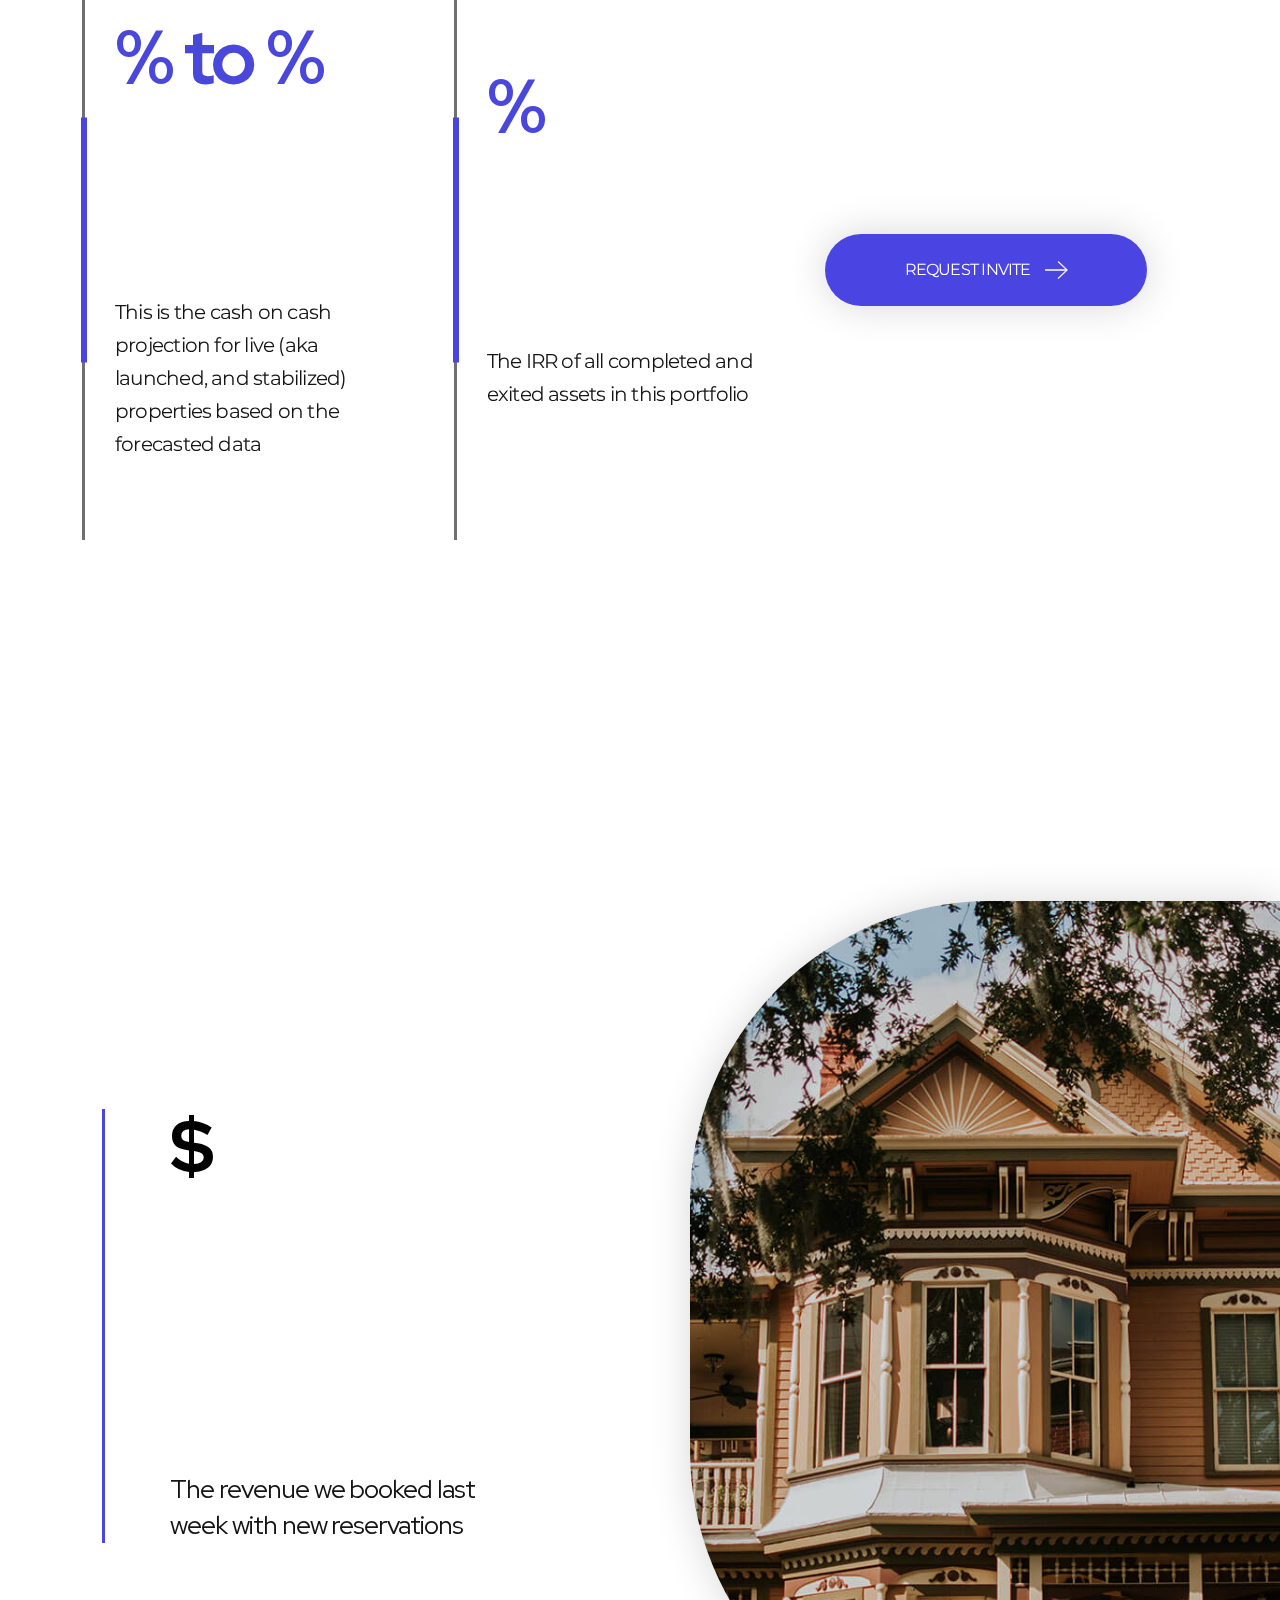
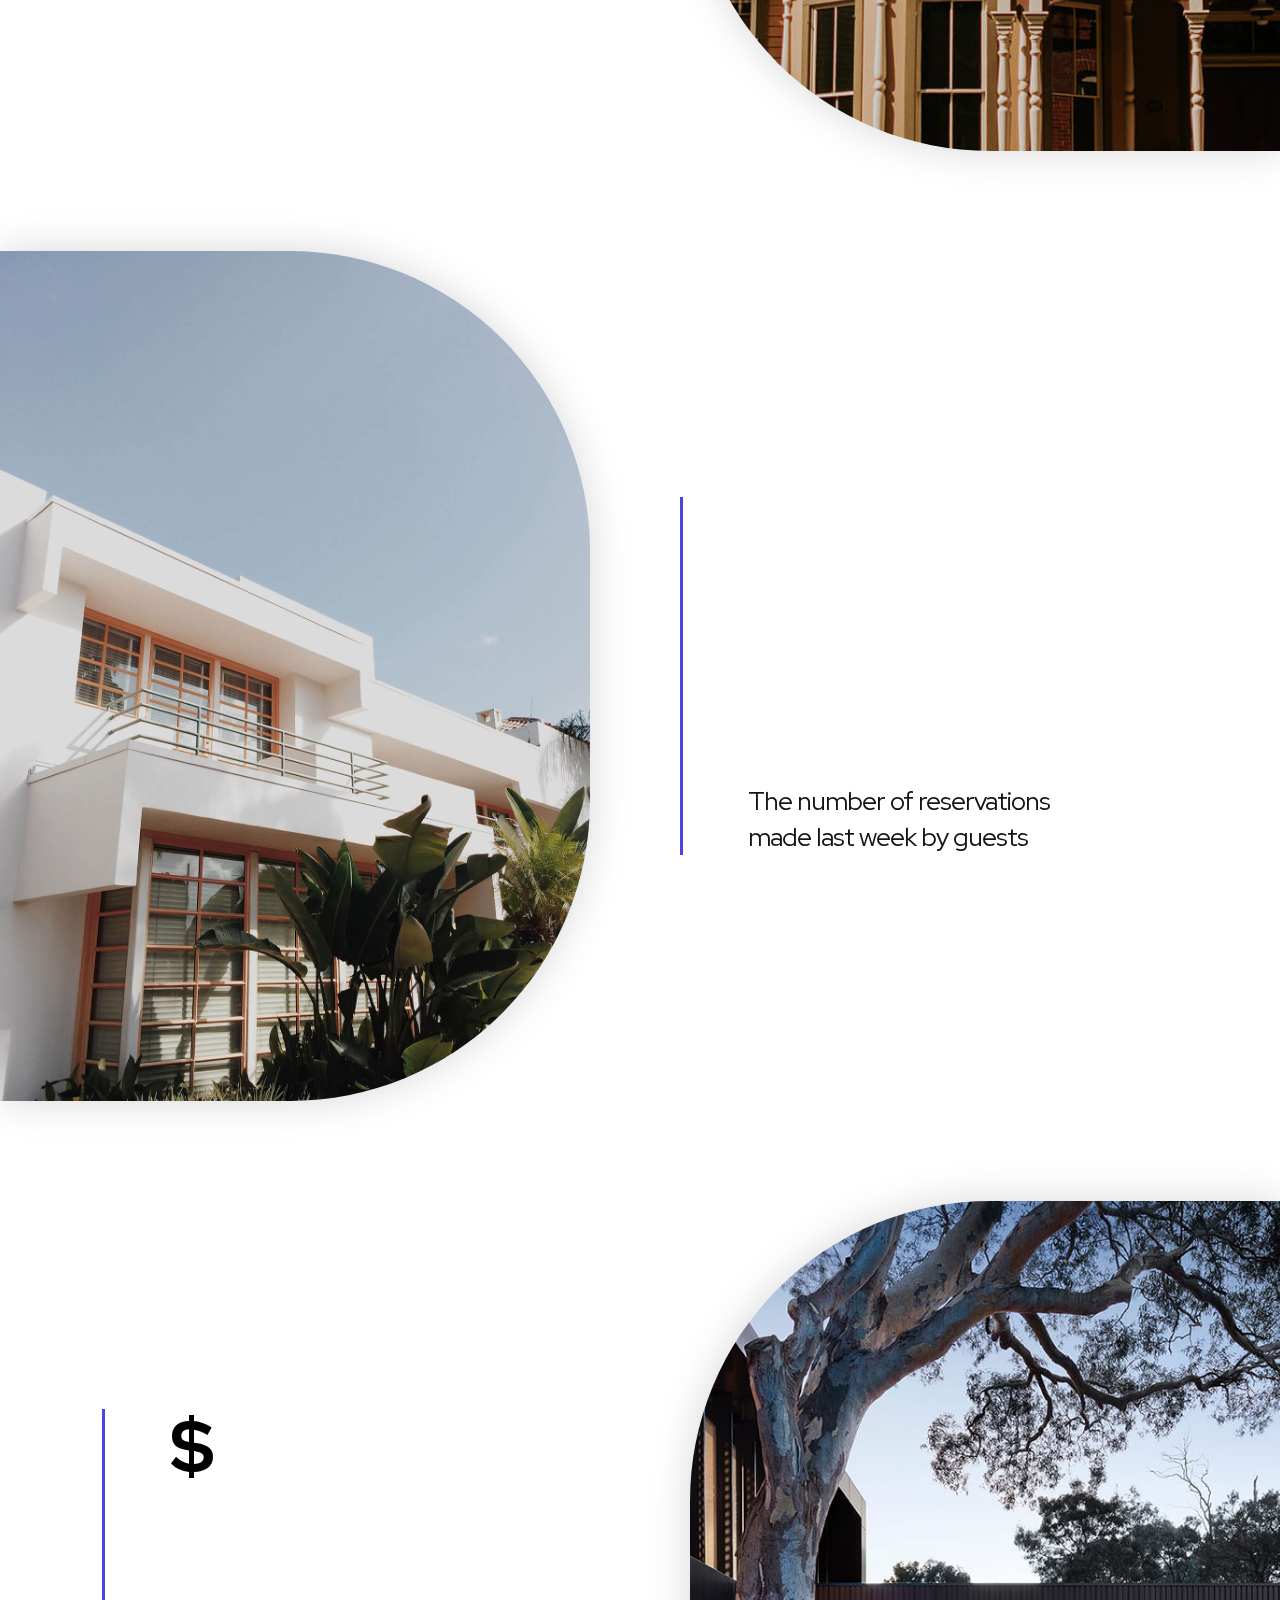
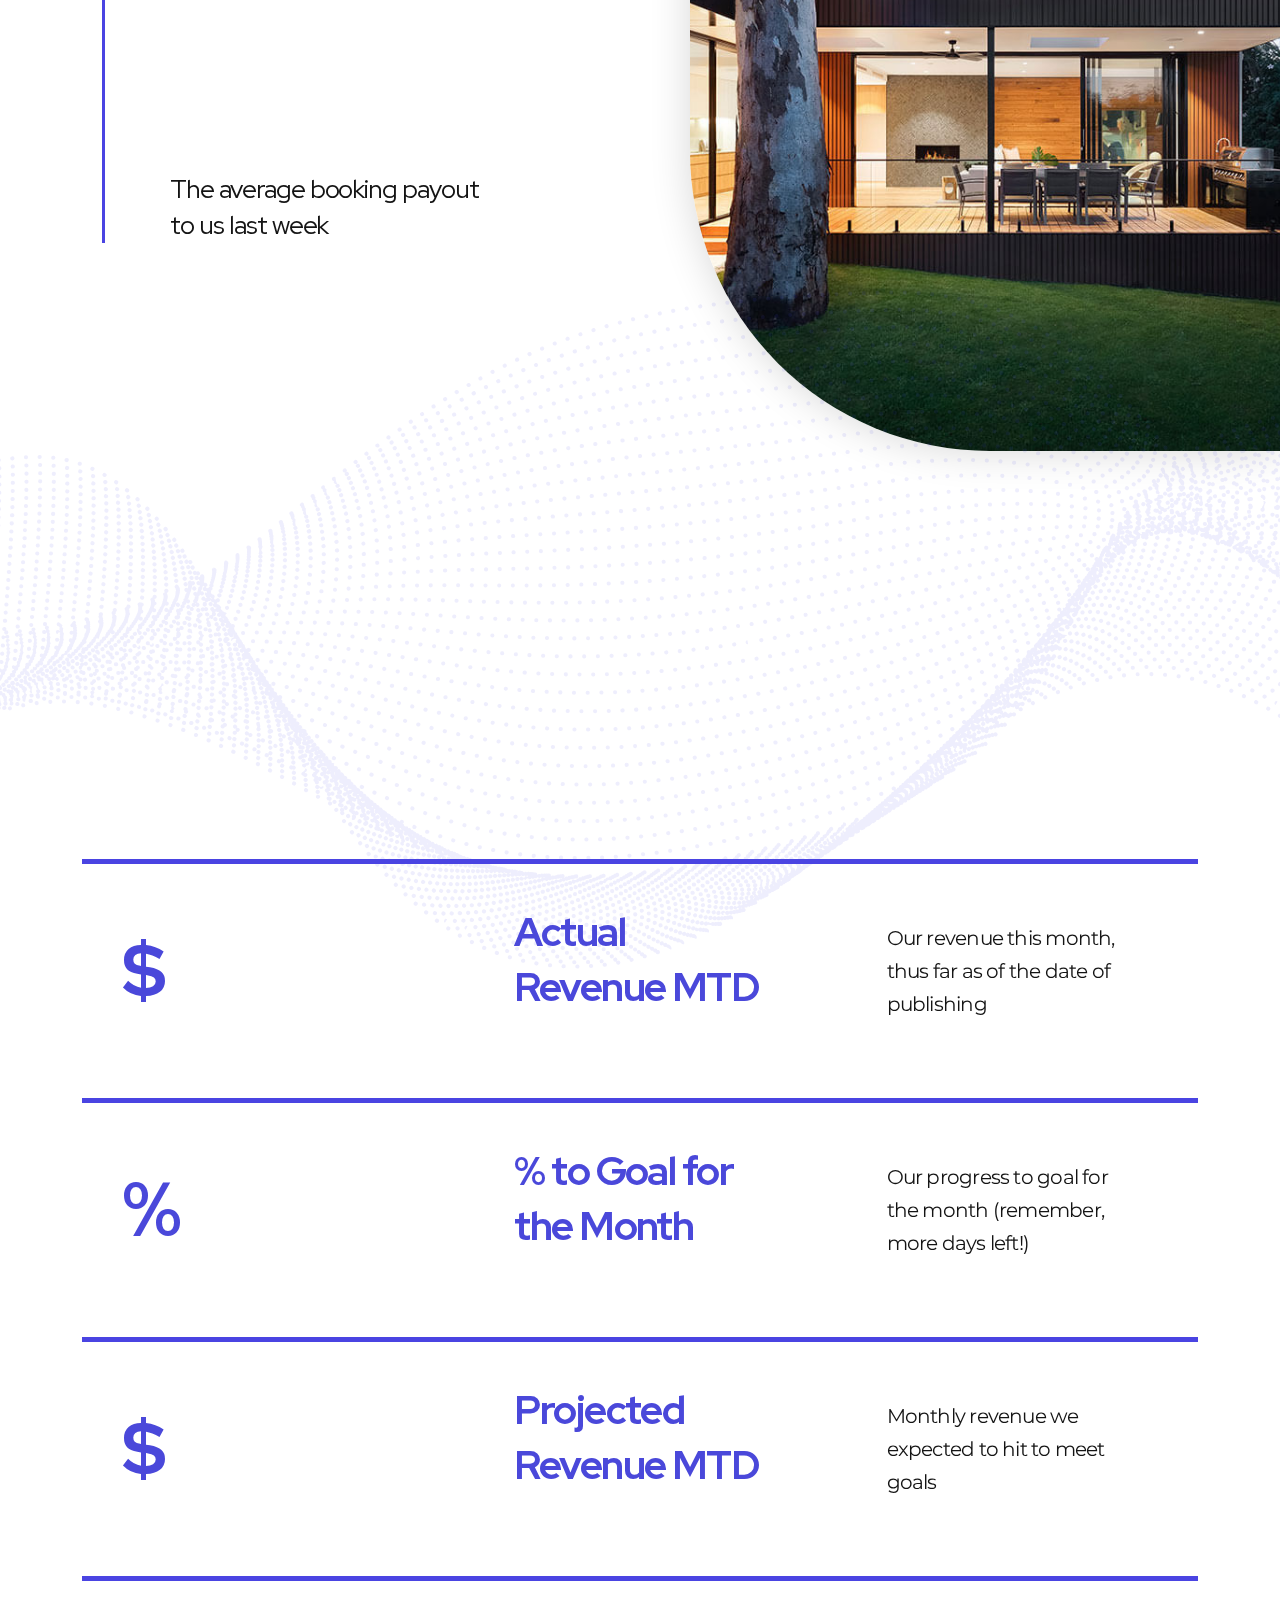
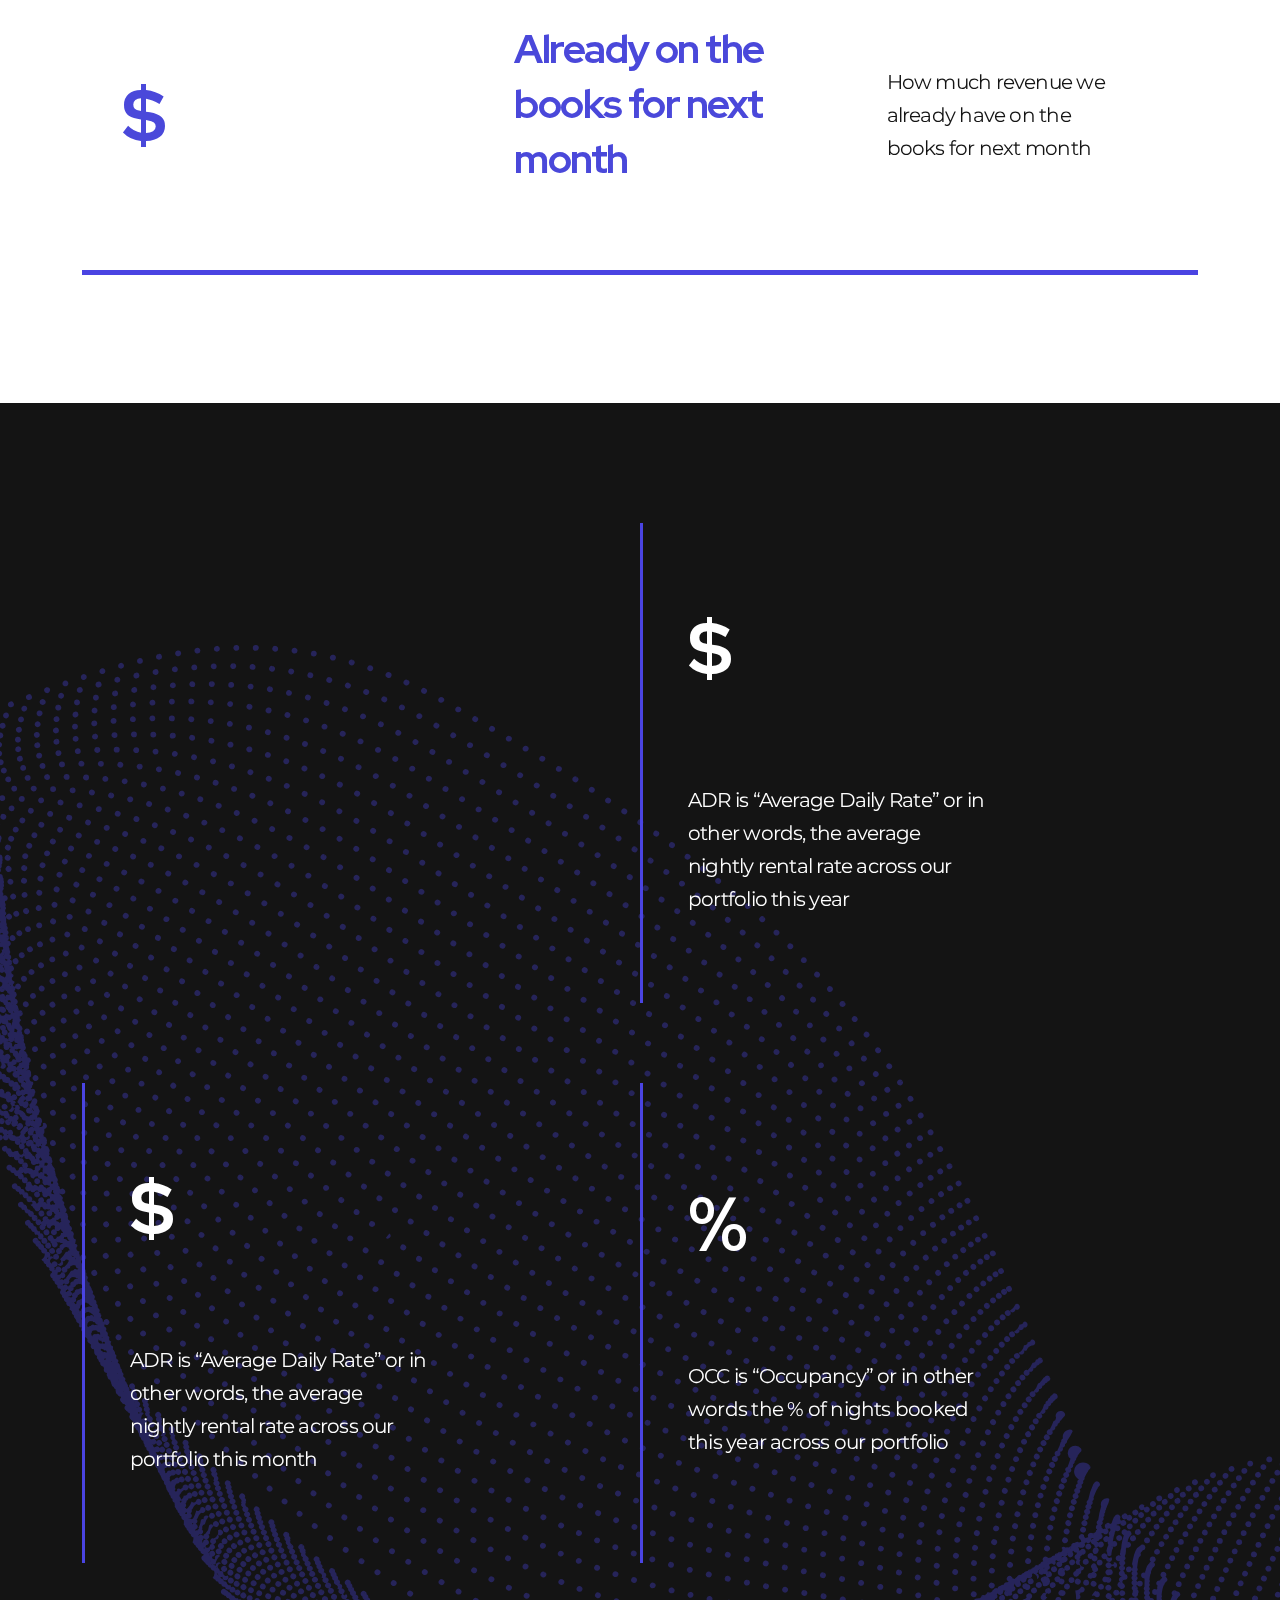
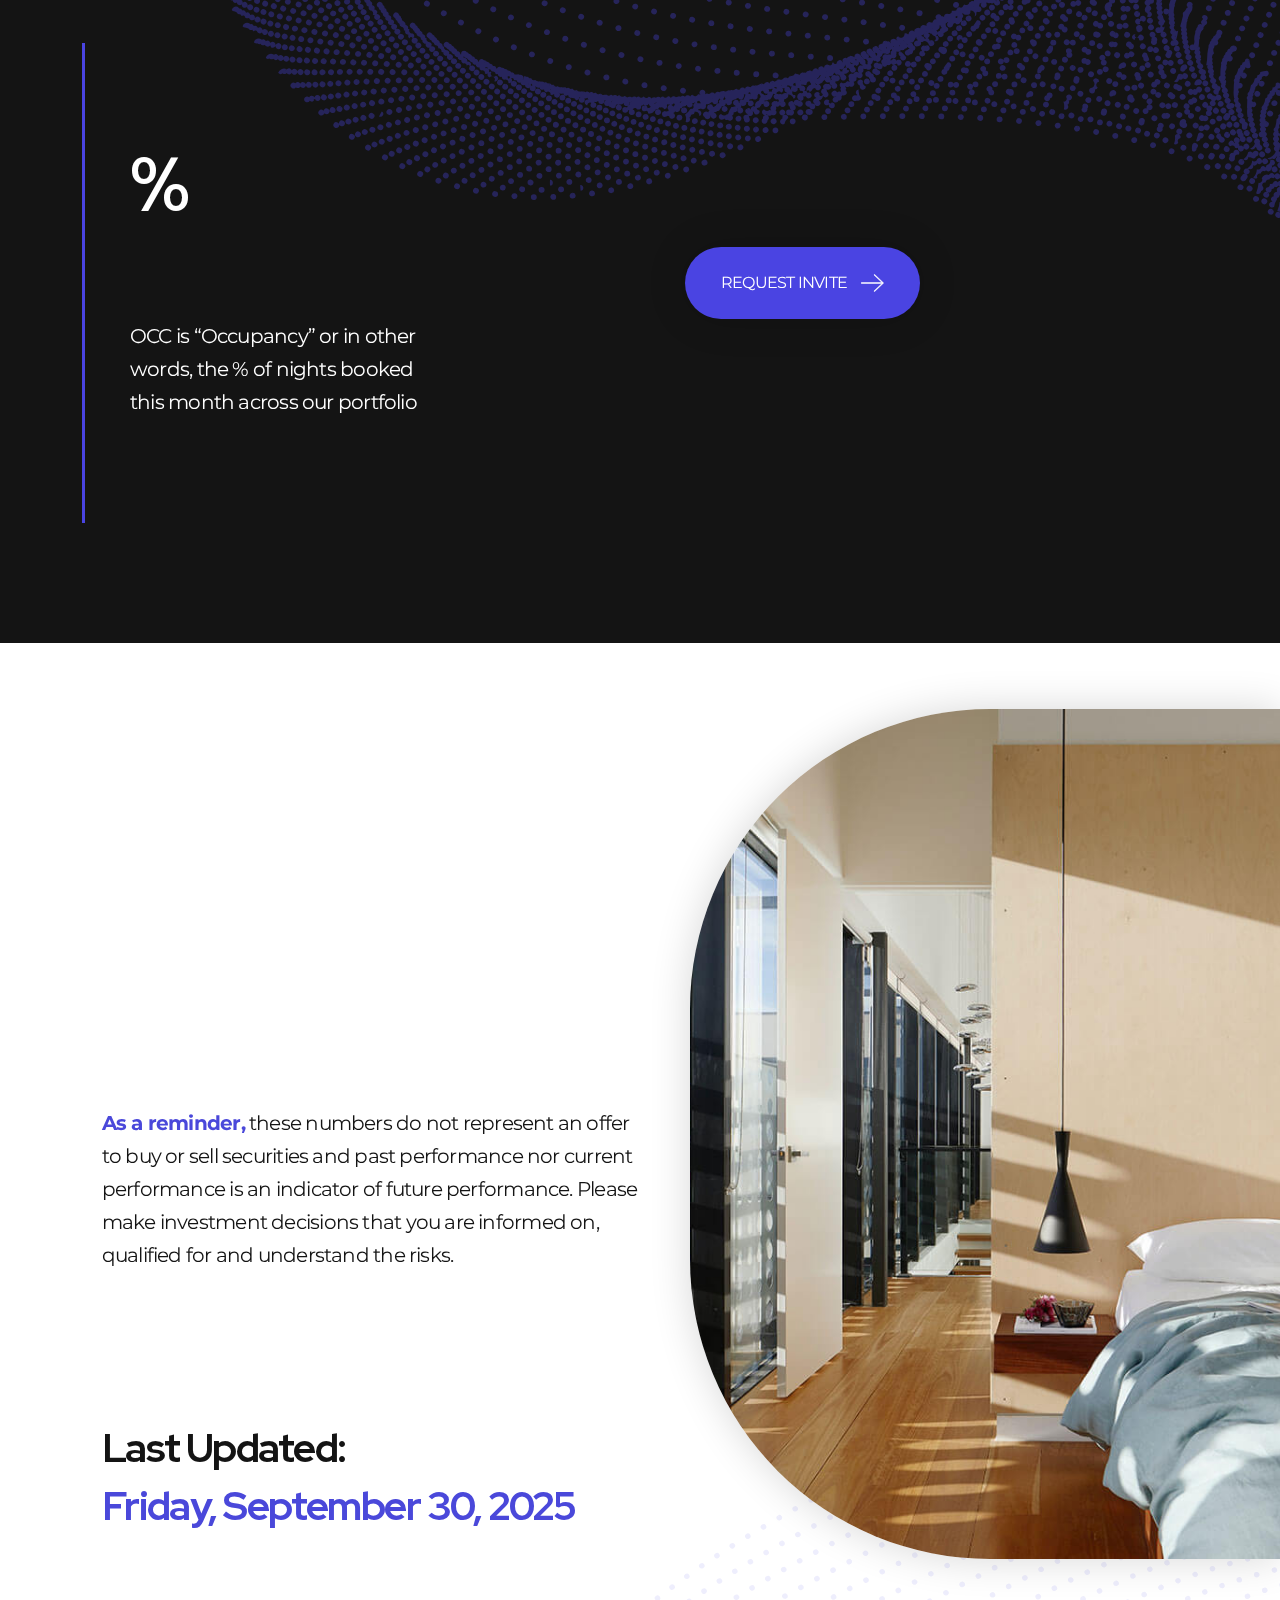
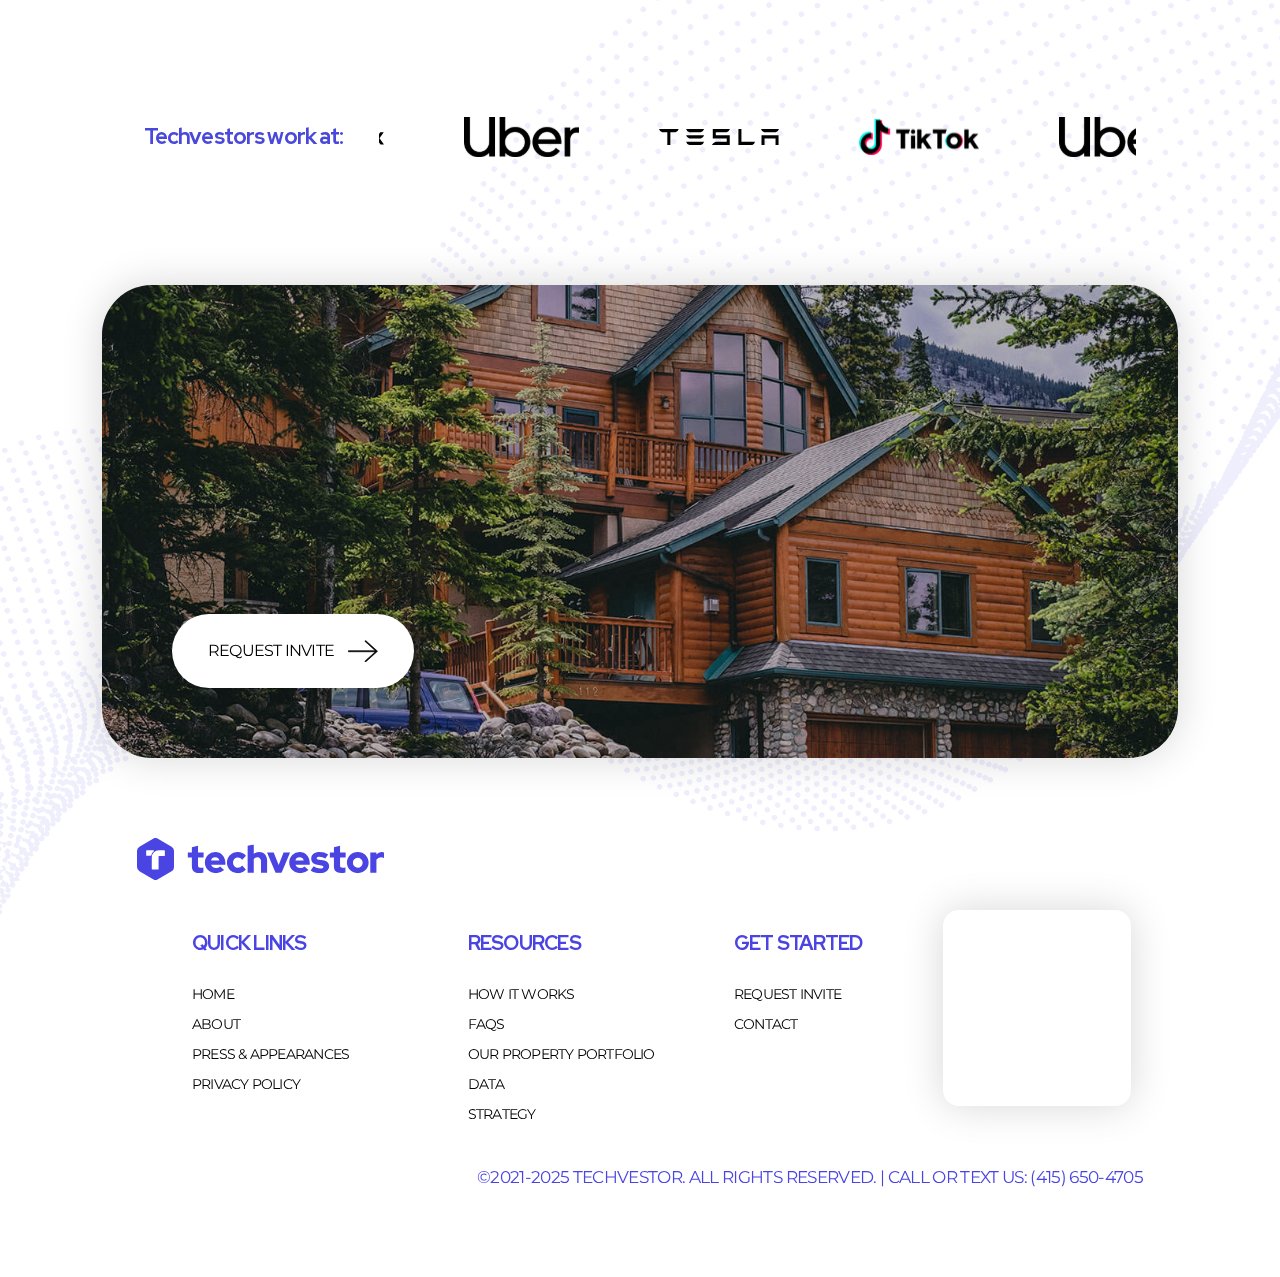
<file: performance.html>
<!DOCTYPE html>
<html lang="en">

<head>
    <meta charset="UTF-8">
    <meta http-equiv="X-UA-Compatible" content="IE=edge">
    <meta name="viewport" content="width=device-width, initial-scale=1.0">
    <meta name="format-detection" content="telephone=no">
    <!--Required Meta Tag-->
    <meta name="description" content="">
    <meta name="keywords" content="">

    <!--Favicon-->
    <link rel="shortcut icon" href="assets/images/favicon.svg" type="image/x-icon">

    <!--Title-->
    <title>Techvestor - Performance</title>

    <!--Css-->
    <link rel="stylesheet" href="assets/css/style.css">
    
    <!--Font-->
    <link href="https://fonts.googleapis.com/css2?family=Montserrat:wght@300;400;500;600;700;800;900&display=swap"
        rel="stylesheet">
</head>

<body>
    <header class="headerSection" id="header">
        <div class="container">
            <div class="headerSection__holder">
                <div class="headerSection__logo">
                    <a href="index.html">
                        <img src="assets/images/logo.svg" alt="">
                    </a>
                </div>
                <div class="headerSection__navigation">
                    <nav class="headerSection__navbar">
                        <ul class="list-style-none">
                            <li>
                                <a href="about.html">About</a>
                            </li>
                            <li>
                                <a href="data.html">Data</a>
                            </li>
                            <li>
                                <a href="strategy.html">Strategy</a>
                            </li>
                            <li>
                                <a href="how-it-work.html">How it works</a>
                            </li>
                            <li>
                                <a href="press-and-appearances.html">Press</a>
                            </li>
                            <li>
                                <a href="portfolio.html">Our Portfolio</a>
                            </li>
                            <li>
                                <a href="javscript:void(0)">Investor portal</a>
                            </li>
                        </ul>
                    </nav>
                    <a href="request.html"
                        class="commonBtn blueBg requestBtn d-flex align-items-center justify-content-center">
                        <span>Request Invite</span>
                        <img src="assets/images/arrow.svg" alt="">
                    </a>
                </div>
                <div class="menu-icon">
                    <span></span>
                    <span></span>
                    <span></span>
                </div>
            </div>
        </div>
    </header>
    <!--Header End-->
    <div class="header__height"></div>
    <main class="middle bottomBg--pattern leftBg--pattern">
        <section class="bannerSetion strategypageBanner performancepageBanner">
            <div class="container-fluid">
                <div class="bannerSetion__row d-flex align-items-center">
                    <div class="bannerSetion__left">
                        <div class="bannerSetion__content animated fdeIn__Up" data-emergence="hidden">
                            <h1 class="commonHeading">Performance</h1>
                            <a href="request.html"
                                class="commonBtn blackBg d-flex align-items-center justify-content-center">
                                <span>Request invite</span>
                                <img src="assets/images/arrow.svg" alt="">
                            </a>
                            <div class="dataArea">
                                <div class="dataArea__box">
                                    <div class="dataCount textGradient">
                                        <span class="counter" data-to="40"></span>%
                                    </div>
                                    <div class="dataCntnt">
                                        <p>Lower costs to operate <br> because of economies <br> of scale + tech </p>
                                    </div>
                                </div>
                                <div class="dataArea__box boxPosition">
                                    <div class="dataCount textGradient">
                                        <span class="counter" data-to="20"></span>%
                                    </div>
                                    <div class="dataCntnt">
                                        <p>Higher profits with <br> functional design + <br> automation </p>
                                    </div>
                                </div>
                            </div>
                        </div>
                    </div>
                    <div class="bannerSetion__right">
                        <div class="bannerSetion__imgBox roundedCorner__left animated fdeIn__Up"
                            data-emergence="hidden">
                            <img class="ukiyo" src="assets/images/performanceBanner.jpg" alt="">
                        </div>
                    </div>
                </div>
            </div>
        </section>
        <!-- Banner End -->
        <section class="wideSection wideCommonstyle widestrategy">
            <div class="container-fluid">
                <div class="wideSection__row d-flex align-items-center justify-content-between">
                    <div class="wideSection__img roundedCorner__right commonBoxshadow " data-emergence="hidden">
                        <img src="assets/images/performanceImg-1.jpg" alt="">
                    </div>
                    <div class="wideSection__content">
                        <div class="commonHeading blackClr animated fdeIn__Up" data-emergence="hidden">Comments on <span
                                class="blueClr"> Performance:</span>
                        </div>
                        <p>
                            <strong class="blueClr"> What a month!</strong> Hurricane Ian came through Florida, and it
                            didn’t impact any of our properties but we did see some cancellations out of fear that it
                            may. We also had our largest ever month in terms of revenue and over-performance (go team).
                            Interest rates are continuing to rise but your yield remains strong.
                        </p>
                        <a href="request.html"
                            class="commonBtn blueBg d-flex align-items-center justify-content-center">
                            <span>Request invite</span>
                            <img src="assets/images/arrow.svg" alt="">
                        </a>
                    </div>
                </div>
            </div>
        </section>
        <section class="portfolioSection">
            <div class="container">
                <div class="portfolioSection__row">
                    <div class="portfolioSection__column">
                        <div
                            class="portfolioSection__column--inner d-flex flex-column justify-content-center ps-0 portfolio--head">
                            <div class="commonHeading blackClr animated fdeIn__Up" data-emergence="hidden">Portfolio
                                <span class="blueClr"> Overview</span>
                            </div>
                        </div>
                    </div>
                    <div class="portfolioSection__column">
                        <div
                            class="portfolioSection__column--inner d-flex flex-column justify-content-center leftBorder">
                            <div class="portfolio__numbers">
                                <div class="h1 blueClr">$ <span class="counter" data-to="986039"></span>
                                </div>
                            </div>
                            <div class="portfolio__cntnt">
                                <h3 class="blueClr animated fdeIn__leftBig" data-emergence="hidden">YTD Booked Revenue
                                </h3>
                                <p>This portfolios booked revenue this year, thus far as of the date of publishing</p>
                            </div>
                        </div>
                    </div>
                    <div class="portfolioSection__column">
                        <div
                            class="portfolioSection__column--inner d-flex flex-column justify-content-center leftBorder">
                            <div class="portfolio__numbers">
                                <div class="h1 blueClr">
                                    <span class="counter" data-to="44"></span>
                                </div>
                            </div>
                            <div class="portfolio__cntnt">
                                <h3 class="blueClr animated fdeIn__leftBig" data-emergence="hidden">Avg Booking Lead
                                    Time in days</h3>
                                <p>How far in advance people booked their trip</p>
                            </div>
                        </div>
                    </div>
                    <div class="portfolioSection__column">
                        <div
                            class="portfolioSection__column--inner d-flex flex-column justify-content-center leftBorder">
                            <div class="portfolio__numbers">
                                <div class="h1 blueClr">
                                    <span class="counter" data-to="24"></span>
                                </div>
                            </div>
                            <div class="portfolio__cntnt">
                                <h3 class="blueClr animated fdeIn__leftBig" data-emergence="hidden"># of Live Listings
                                </h3>
                                <p>The number of properties accepting reservations right now</p>
                            </div>
                        </div>
                    </div>
                    <div class="portfolioSection__column">
                        <div
                            class="portfolioSection__column--inner d-flex flex-column justify-content-center leftBorder">
                            <div class="portfolio__numbers">
                                <div class="h1 blueClr">
                                    <span class="counter" data-to="7"></span>
                                </div>
                            </div>
                            <div class="portfolio__cntnt">
                                <h3 class="blueClr animated fdeIn__leftBig" data-emergence="hidden"># of Live Markets
                                </h3>
                                <p>The number of markets (locations) our properties are in</p>
                            </div>
                        </div>
                    </div>
                    <div class="portfolioSection__column">
                        <div
                            class="portfolioSection__column--inner d-flex flex-column justify-content-center leftBorder">
                            <div class="portfolio__numbers">
                                <div class="h1 blueClr">
                                    <span class="counter" data-to="25"></span>
                                </div>
                            </div>
                            <div class="portfolio__cntnt">
                                <h3 class="blueClr animated fdeIn__leftBig" data-emergence="hidden"># of Properties in
                                    the Pipeline</h3>
                                <p>The number of properties we have under contract or we’re working on designing to
                                    bring to market</p>
                            </div>
                        </div>
                    </div>
                    <div class="portfolioSection__column">
                        <div
                            class="portfolioSection__column--inner d-flex flex-column justify-content-center leftBorder">
                            <div class="portfolio__numbers">
                                <div class="h1 blueClr">
                                    <span class="counter" data-to="8.3"></span>% to <span class="counter"
                                        data-to="11.4"></span>%
                                </div>
                            </div>
                            <div class="portfolio__cntnt">
                                <h3 class="blueClr animated fdeIn__leftBig" data-emergence="hidden">Projected Annual
                                    Cash on</h3>
                                <p>This is the cash on cash projection for live (aka launched, and stabilized)
                                    properties based on the forecasted data</p>
                            </div>
                        </div>
                    </div>
                    <div class="portfolioSection__column">
                        <div
                            class="portfolioSection__column--inner d-flex flex-column justify-content-center leftBorder">
                            <div class="portfolio__numbers">
                                <div class="h1 blueClr">
                                    <span class="counter" data-to="38"></span>%
                                </div>
                            </div>
                            <div class="portfolio__cntnt">
                                <h3 class="blueClr animated fdeIn__leftBig" data-emergence="hidden">IRR to <br> Date
                                </h3>
                                <p>The IRR of all completed and exited assets in this portfolio</p>
                            </div>
                        </div>
                    </div>
                    <div class="portfolioSection__column">
                        <div class="portfolioSection__column--inner ps-0 d-flex flex-column justify-content-center">
                            <a href="request.html"
                                class="commonBtn blueBg d-flex align-items-center justify-content-center">
                                <span>Request invite</span>
                                <img src="assets/images/arrow.svg" alt="">
                            </a>
                        </div>
                    </div>
                </div>
            </div>
        </section>
        <section class="lastweekSection">
            <div class="container">
                <div class="title__wrapper">
                    <div class="commonHeading blackClr animated fdeIn__Up" data-emergence="hidden">Last Week <br> at
                        <span class="blueClr"> Techvestor</span>
                    </div>
                </div>
            </div>
            <div class="wideSection wideCommonstyle wideSectionReverse lastweekWide">
                <div class="container-fluid">
                    <div class="wideSection__row d-flex align-items-center justify-content-between">
                        <div class="wideSection__img roundedCorner__right commonBoxshadow " data-emergence="hidden">
                            <img src="assets/images/performanceImg-2.jpg" alt="">
                        </div>
                        <div class="wideSection__content leftblueBordr">
                            <div class="h1 blackClr animated">$ <span class="counter" data-to="73636"></span>
                            </div>
                            <div class="commonHeading blueClr animated fdeIn__leftBig" data-emergence="hidden">Last
                                Week’s Booked Revenue</div>
                            <p class="h5 regular">The revenue we booked last <br> week with new reservations </p>
                        </div>
                    </div>
                </div>
            </div>
            <div class="wideSection wideCommonstyle lastweekWide">
                <div class="container-fluid">
                    <div class="wideSection__row d-flex align-items-center justify-content-between">
                        <div class="wideSection__img roundedCorner__right commonBoxshadow " data-emergence="hidden">
                            <img src="assets/images/performanceImg-3.jpg" alt="">
                        </div>
                        <div class="wideSection__content leftblueBordr">
                            <div class="h1 blackClr animated">
                                <span class="counter" data-to="54"></span>
                            </div>
                            <div class="commonHeading blueClr animated fdeIn__leftBig" data-emergence="hidden"># of
                                Bookings Last Week</div>
                            <p class="h5 regular">The number of reservations <br> made last week by guests </p>
                        </div>
                    </div>
                </div>
            </div>
            <div class="wideSection wideCommonstyle wideSectionReverse lastweekWide">
                <div class="container-fluid">
                    <div class="wideSection__row d-flex align-items-center justify-content-between">
                        <div class="wideSection__img roundedCorner__right commonBoxshadow " data-emergence="hidden">
                            <img src="assets/images/performanceImg-4.jpg" alt="">
                        </div>
                        <div class="wideSection__content leftblueBordr">
                            <div class="h1 blackClr animated">$ <span class="counter" data-to="1363"></span>
                            </div>
                            <div class="commonHeading blueClr animated fdeIn__leftBig" data-emergence="hidden">Avg
                                Amount per booking last week</div>
                            <p class="h5 regular">The average booking payout <br> to us last week </p>
                        </div>
                    </div>
                </div>
            </div>
        </section>
        <section class="monthlyPerformance">
            <div class="container">
                <div class="title__wrapper">
                    <div class="commonHeading blackClr animated fdeIn__Up" data-emergence="hidden">
                        <span class="blueClr"> February</span>, at <br> a Glance
                    </div>
                </div>
                <div class="monthlyPerformance__listing">
                    <div class="monthlyPerformance__listing--item">
                        <div class="item--row d-flex align-items-center justify-content-between">
                            <div class="number">
                                <div class="h1 blueClr">$ <span class="counter" data-to="166366"></span>
                                </div>
                            </div>
                            <div class="title">
                                <h3 class="blueClr">Actual Revenue MTD</h3>
                            </div>
                            <div class="content">
                                <p>Our revenue this month, thus far as of the date of publishing</p>
                            </div>
                        </div>
                    </div>
                    <div class="monthlyPerformance__listing--item">
                        <div class="item--row d-flex align-items-center justify-content-between">
                            <div class="number">
                                <div class="h1 blueClr">
                                    <span class="counter" data-to="134.60"></span>%
                                </div>
                            </div>
                            <div class="title">
                                <h3 class="blueClr">% to Goal for the Month</h3>
                            </div>
                            <div class="content">
                                <p>Our progress to goal for the month (remember, more days left!)</p>
                            </div>
                        </div>
                    </div>
                    <div class="monthlyPerformance__listing--item">
                        <div class="item--row d-flex align-items-center justify-content-between">
                            <div class="number">
                                <div class="h1 blueClr">$ <span class="counter" data-to="123604"></span>
                                </div>
                            </div>
                            <div class="title">
                                <h3 class="blueClr">Projected Revenue MTD</h3>
                            </div>
                            <div class="content">
                                <p>Monthly revenue we expected to hit to meet goals</p>
                            </div>
                        </div>
                    </div>
                    <div class="monthlyPerformance__listing--item">
                        <div class="item--row d-flex align-items-center justify-content-between">
                            <div class="number">
                                <div class="h1 blueClr">$ <span class="counter" data-to="146567"></span>
                                </div>
                            </div>
                            <div class="title">
                                <h3 class="blueClr">Already on the books for next month</h3>
                            </div>
                            <div class="content">
                                <p>How much revenue we already have on the books for next month</p>
                            </div>
                        </div>
                    </div>
                </div>
            </div>
        </section>
        <section class="adrSection">
            <div class="container">
                <div class="adrSection__wrapper">
                    <div class="adrSection__row">
                        <div class="adrSection__column">
                            <div
                                class="adrSection__column--inner d-flex flex-column justify-content-center ps-0 adr--head">
                                <div class="commonHeading whiteClr upper-case animated fdeIn__Up"
                                    data-emergence="hidden">ADR & OCC</div>
                            </div>
                        </div>
                        <div class="adrSection__column">
                            <div
                                class="adrSection__column--inner d-flex flex-column justify-content-center leftblueBordr">
                                <div class="adr--number">
                                    <div class="h1 whiteClr">$ <span class="counter" data-to="367"></span>
                                    </div>
                                </div>
                                <div class="adr--cntnt whiteClr">
                                    <h3 class="animated fdeIn__leftBig" data-emergence="hidden">ADR YTD</h3>
                                    <p>ADR is “Average Daily Rate” or in other words, the average nightly rental rate
                                        across our portfolio this year</p>
                                </div>
                            </div>
                        </div>
                        <div class="adrSection__column">
                            <div
                                class="adrSection__column--inner d-flex flex-column justify-content-center leftblueBordr">
                                <div class="adr--number">
                                    <div class="h1 whiteClr">$ <span class="counter" data-to="378"></span>
                                    </div>
                                </div>
                                <div class="adr--cntnt whiteClr">
                                    <h3 class="animated fdeIn__leftBig" data-emergence="hidden">ADR MTD</h3>
                                    <p>ADR is “Average Daily Rate” or in other words, the average nightly rental rate
                                        across our portfolio this month</p>
                                </div>
                            </div>
                        </div>
                        <div class="adrSection__column">
                            <div
                                class="adrSection__column--inner d-flex flex-column justify-content-center leftblueBordr">
                                <div class="adr--number">
                                    <div class="h1 whiteClr">
                                        <span class="counter" data-to="78.20"></span>%
                                    </div>
                                </div>
                                <div class="adr--cntnt whiteClr">
                                    <h3 class="animated fdeIn__leftBig" data-emergence="hidden">OCC YTD</h3>
                                    <p>OCC is “Occupancy” or in other words the % of nights booked this year across our
                                        portfolio</p>
                                </div>
                            </div>
                        </div>
                        <div class="adrSection__column">
                            <div
                                class="adrSection__column--inner d-flex flex-column justify-content-center leftblueBordr">
                                <div class="adr--number">
                                    <div class="h1 whiteClr">
                                        <span class="counter" data-to="73.70"></span>%
                                    </div>
                                </div>
                                <div class="adr--cntnt whiteClr">
                                    <h3 class="animated fdeIn__leftBig" data-emergence="hidden">OCC MTD</h3>
                                    <p>OCC is “Occupancy” or in other words, the % of nights booked this month across
                                        our portfolio</p>
                                </div>
                            </div>
                        </div>
                        <div class="adrSection__column">
                            <div class="adrSection__column--inner d-flex flex-column justify-content-center">
                                <a href="request.html"
                                    class="commonBtn blueBg d-flex align-items-center justify-content-center">
                                    <span>Request invite</span>
                                    <img src="assets/images/arrow.svg" alt="">
                                </a>
                            </div>
                        </div>
                    </div>
                </div>
            </div>
        </section>
        <section class="wideSection wideCommonstyle wideSectionReverse disclaimer">
            <div class="container-fluid">
                <div class="wideSection__row d-flex align-items-center justify-content-between position-relative">
                    <div class="wideSection__img roundedCorner__right commonBoxshadow " data-emergence="hidden">
                        <img src="assets/images/performanceImg-5.jpg" alt="">
                    </div>
                    <div class="wideSection__content">
                        <div class="commonHeading blackClr upper-case animated fdeIn__Up" data-emergence="hidden">
                            DISCLAIMER:</div>
                        <p>
                            <strong class="blueClr">As a reminder,</strong> these numbers do not represent an offer to
                            buy or sell securities and past performance nor current performance is an indicator of
                            future performance. Please make investment decisions that you are informed on, qualified for
                            and understand the risks.
                        </p>
                        <div class="lastUpdated">
                            <h3>Last Updated: <br>
                                <span class="blueClr">Friday, September 30, 2025</span>
                            </h3>
                        </div>
                    </div>
                </div>
            </div>
        </section>
        <section class="reviewSection clientSection">
            <div class="container">
                <div class="row align-items-center justify-content-center">
                    <div class="col-12 col-sm-4 col-md-2 col-lg-2 textColumn">
                        <div class="reviewSection__text text-left">
                            <h6 class="blueClr m-0">Techvestors work at:</h6>
                        </div>
                    </div>
                    <div class="col-12 col-sm-8 col-md-10 col-lg-10 sliderColumn">
                        <div class="reviewSection__clients client-slider">
                            <div class="client-slider--item">
                                <img src="assets/images/dropbox-logo.svg" alt="">
                            </div>
                            <div class="client-slider--item">
                                <img src="assets/images/uber-logo.svg" alt="">
                            </div>
                            <div class="client-slider--item">
                                <img src="assets/images/tesla-logo.svg" alt="">
                            </div>
                            <div class="client-slider--item">
                                <img src="assets/images/tikTok-logo.svg" alt="">
                            </div>
                            <div class="client-slider--item">
                                <img src="assets/images/uber-logo.svg" alt="">
                            </div>
                            <div class="client-slider--item">
                                <img src="assets/images/tesla-logo.svg" alt="">
                            </div>
                        </div>
                    </div>
                </div>
        </section>
        <section class="commonBtmSection">
            <div class="container">
                <div class="commonBtmSection__wrapper commonBoxshadow"
                    style="background-image: url(./assets/images/performanceBtm-img.jpg);">
                    <div class="commonBtmSection__cntnt">
                        <div class="commonHeading whiteClr animated fdeIn__Up" data-emergence="hidden">Cash Flow. Your
                            Way..</div>
                    </div>
                    <div class="btn__wrapper d-flex align-items-center">
                        <a href="request.html"
                            class="commonBtn whiteBg blackClr d-flex align-items-center justify-content-center">
                            <span>Request Invite</span>
                            <svg xmlns="http://www.w3.org/2000/svg" width="22.907" height="17.147"
                                viewBox="0 0 22.907 17.147">
                                <path id="Path_1" data-name="Path 1"
                                    d="M8.221,0,0,9.1l.6.542L7.816,1.653V22.284h.808V1.653l7.217,7.985.6-.542Z"
                                    transform="translate(22.534 0.353) rotate(90)" stroke-width="0.5" />
                            </svg>
                        </a>
                    </div>
                </div>
            </div>
        </section>
    </main>
    <!-- Middle End -->
    <footer class="footerSection">
        <div class="container">
            <div class="footerSection__wrapper">
                <div class="footerSection__logo">
                    <img src="assets/images/logo.svg" alt="">
                </div>
                <div class="footerSection__nav">
                    <div class="footerSection__row d-flex">
                        <div class="footerSection__column quickLinks">
                            <h6>Quick Links</h6>
                            <ul class="list-style-none">
                                <li>
                                    <a href="index.html">Home</a>
                                </li>
                                <li>
                                    <a href="about.html">About</a>
                                </li>
                                <li>
                                    <a href="press-and-appearances.html">Press & Appearances</a>
                                </li>
                                <li>
                                    <a href="privacy-policy.html">Privacy Policy</a>
                                </li>
                            </ul>
                        </div>
                        <div class="footerSection__column resources">
                            <h6>Resources</h6>
                            <ul class="list-style-none">
                                <li>
                                    <a href="how-it-work.html">How it Works</a>
                                </li>
                                <li>
                                    <a href="faq.html">FAQs</a>
                                </li>
                                <li>
                                    <a href="portfolio.html">Our Property Portfolio</a>
                                </li>
                                <li>
                                    <a href="data.html">Data</a>
                                </li>
                                <li>
                                    <a href="strategy.html">Strategy</a>
                                </li>
                            </ul>
                        </div>
                        <div class="footerSection__column getStarted">
                            <h6>Get Started</h6>
                            <ul class="list-style-none">
                                <li>
                                    <a href="request.html">Request Invite</a>
                                </li>
                                <li>
                                    <a href="contact-us.html">Contact</a>
                                </li>
                            </ul>
                        </div>
                        <div class="footerSection__column reviewBadge">
                            <div class="reviewBadge__inner">
                                <iframe
                                    src="https://widget.reviews.io/badge-modern/widget?elementId=badge-160&amp;version=1&amp;&amp;store=scoutpads&amp;primaryClr=%236117CD&amp;starsClr=%2333F1C6"
                                    frameborder="0" width="242
                                " title="Reviews Badge Modern Widget" style="min-width: 200px;" height="203"
                                    data-lf-yt-playback-inspected-yegkb8lbwoy4ep3z="true"></iframe>
                            </div>
                        </div>
                    </div>
                    <div class="copyRight">
                        <p>©2021-2025 Techvestor. All rights reserved. | Call or Text Us: (415) 650-4705</p>
                    </div>
                </div>
            </div>
        </div>
    </footer>
    <!-- Footer End -->
    <script src="assets/js/jquery.min.js"></script>
    <script src="assets/js/slick.js"></script>
    <script src="assets/js/easypiechart.js"></script>
    <script src="assets/js/emergence.js"></script>
    <script src="assets/js/jquery.inview.min.js"></script>
    <script src="assets/js/scrollMonitor.js"></script>
    <script src="assets/js/jquery.counterup.min.js"></script>
    <script src="assets/js/custom.js"></script>
</body>

</html>
</file>
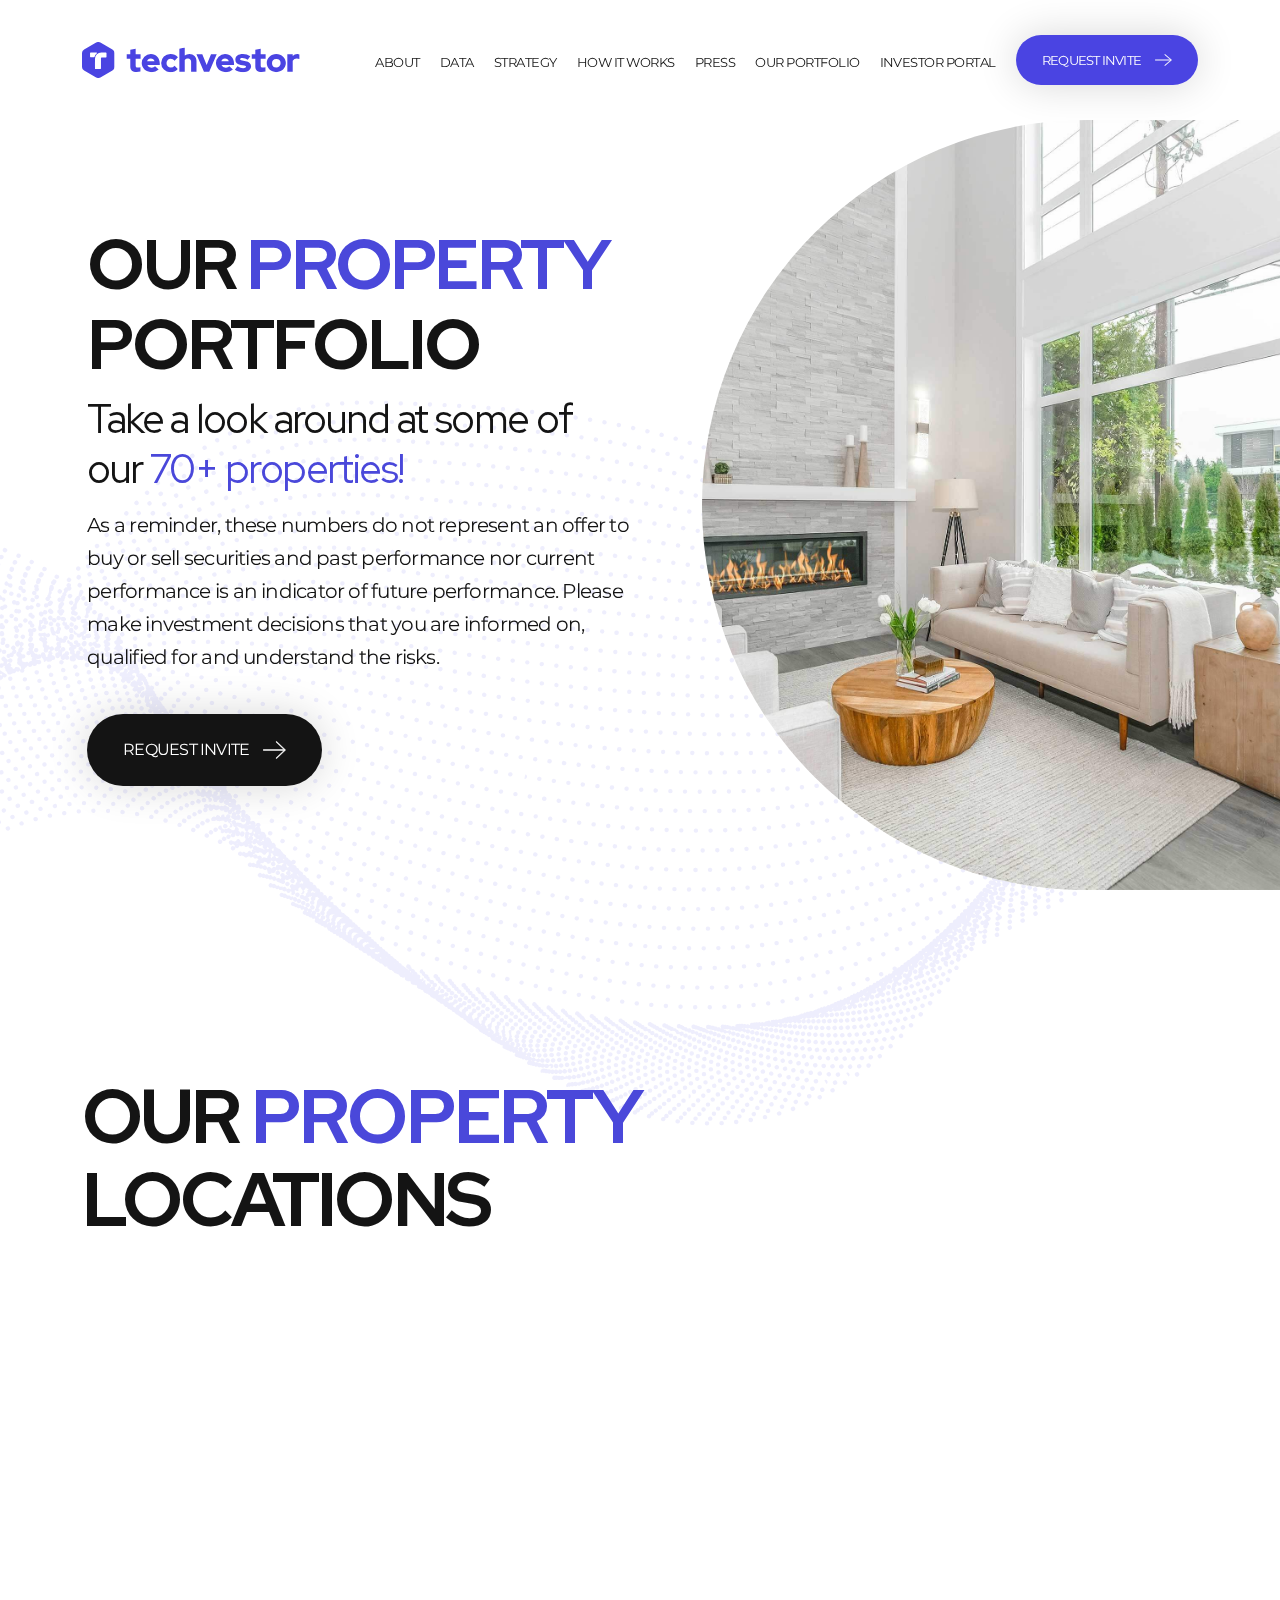
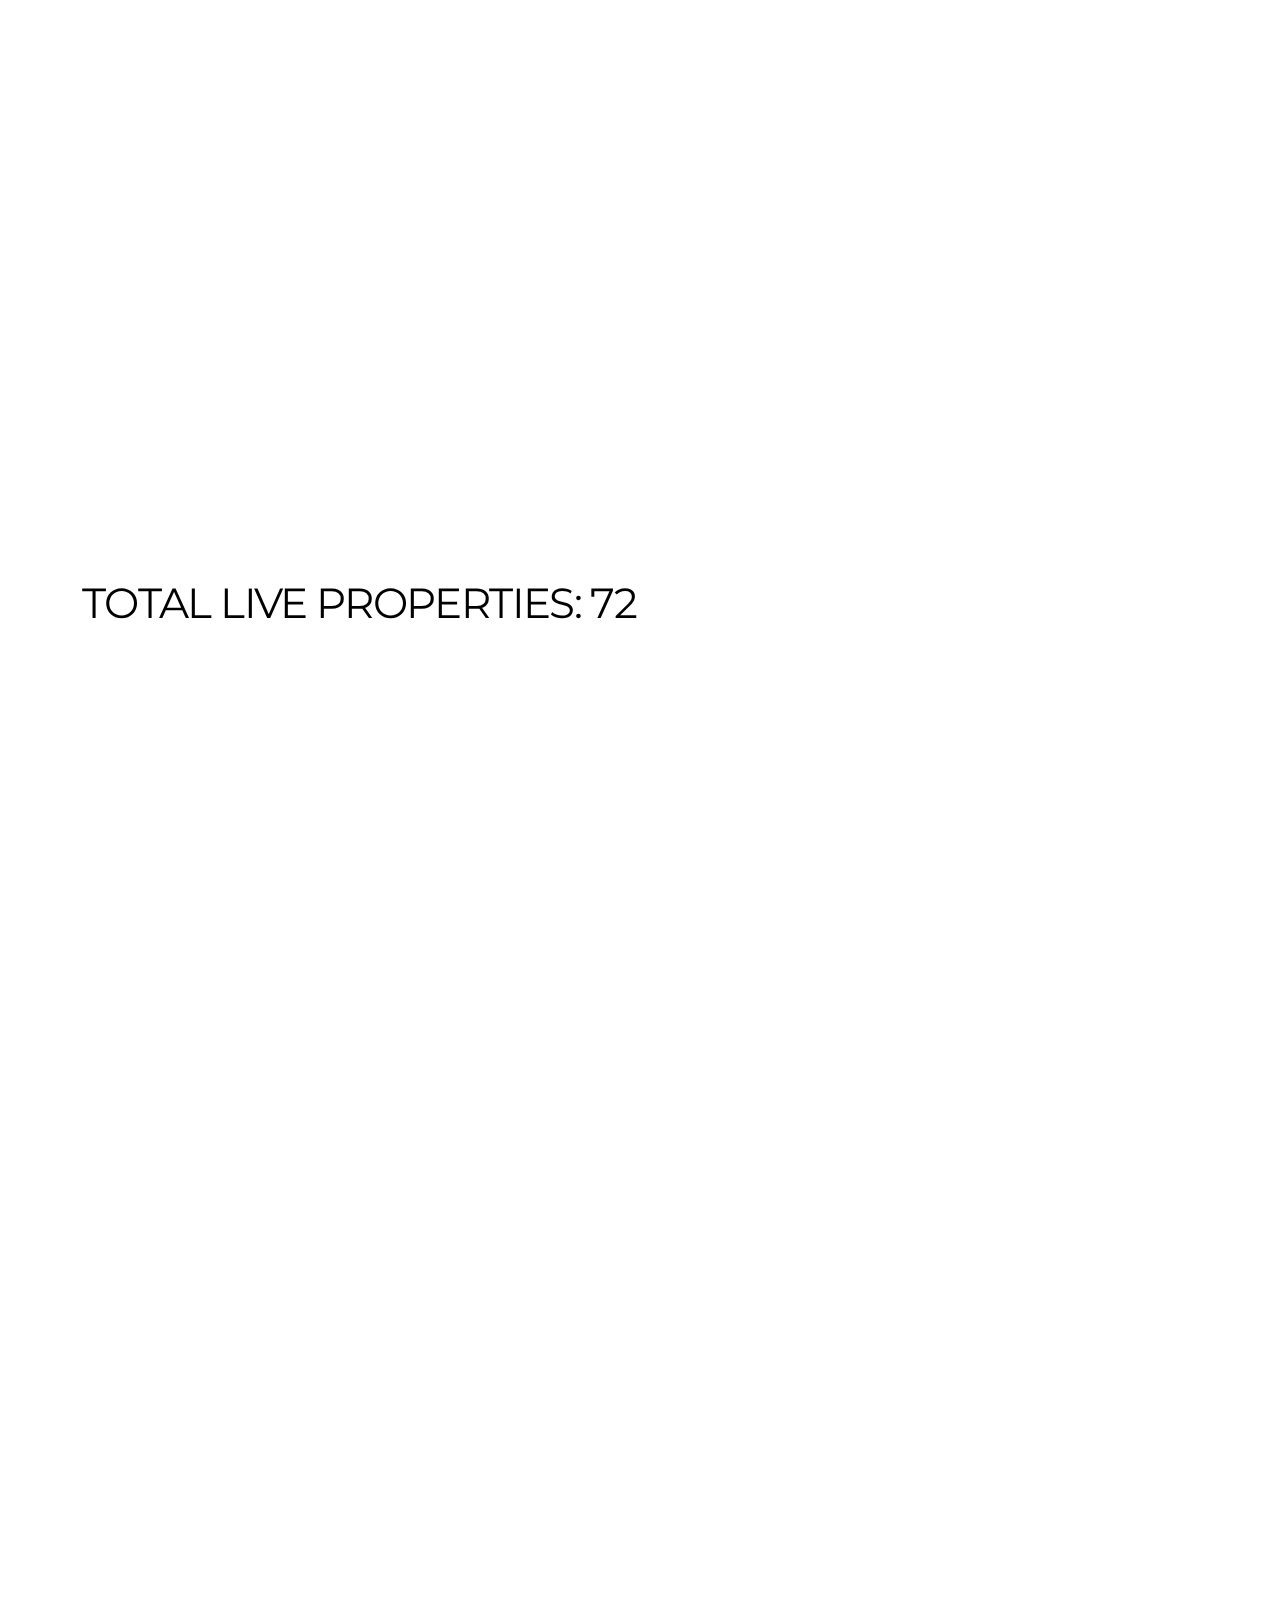
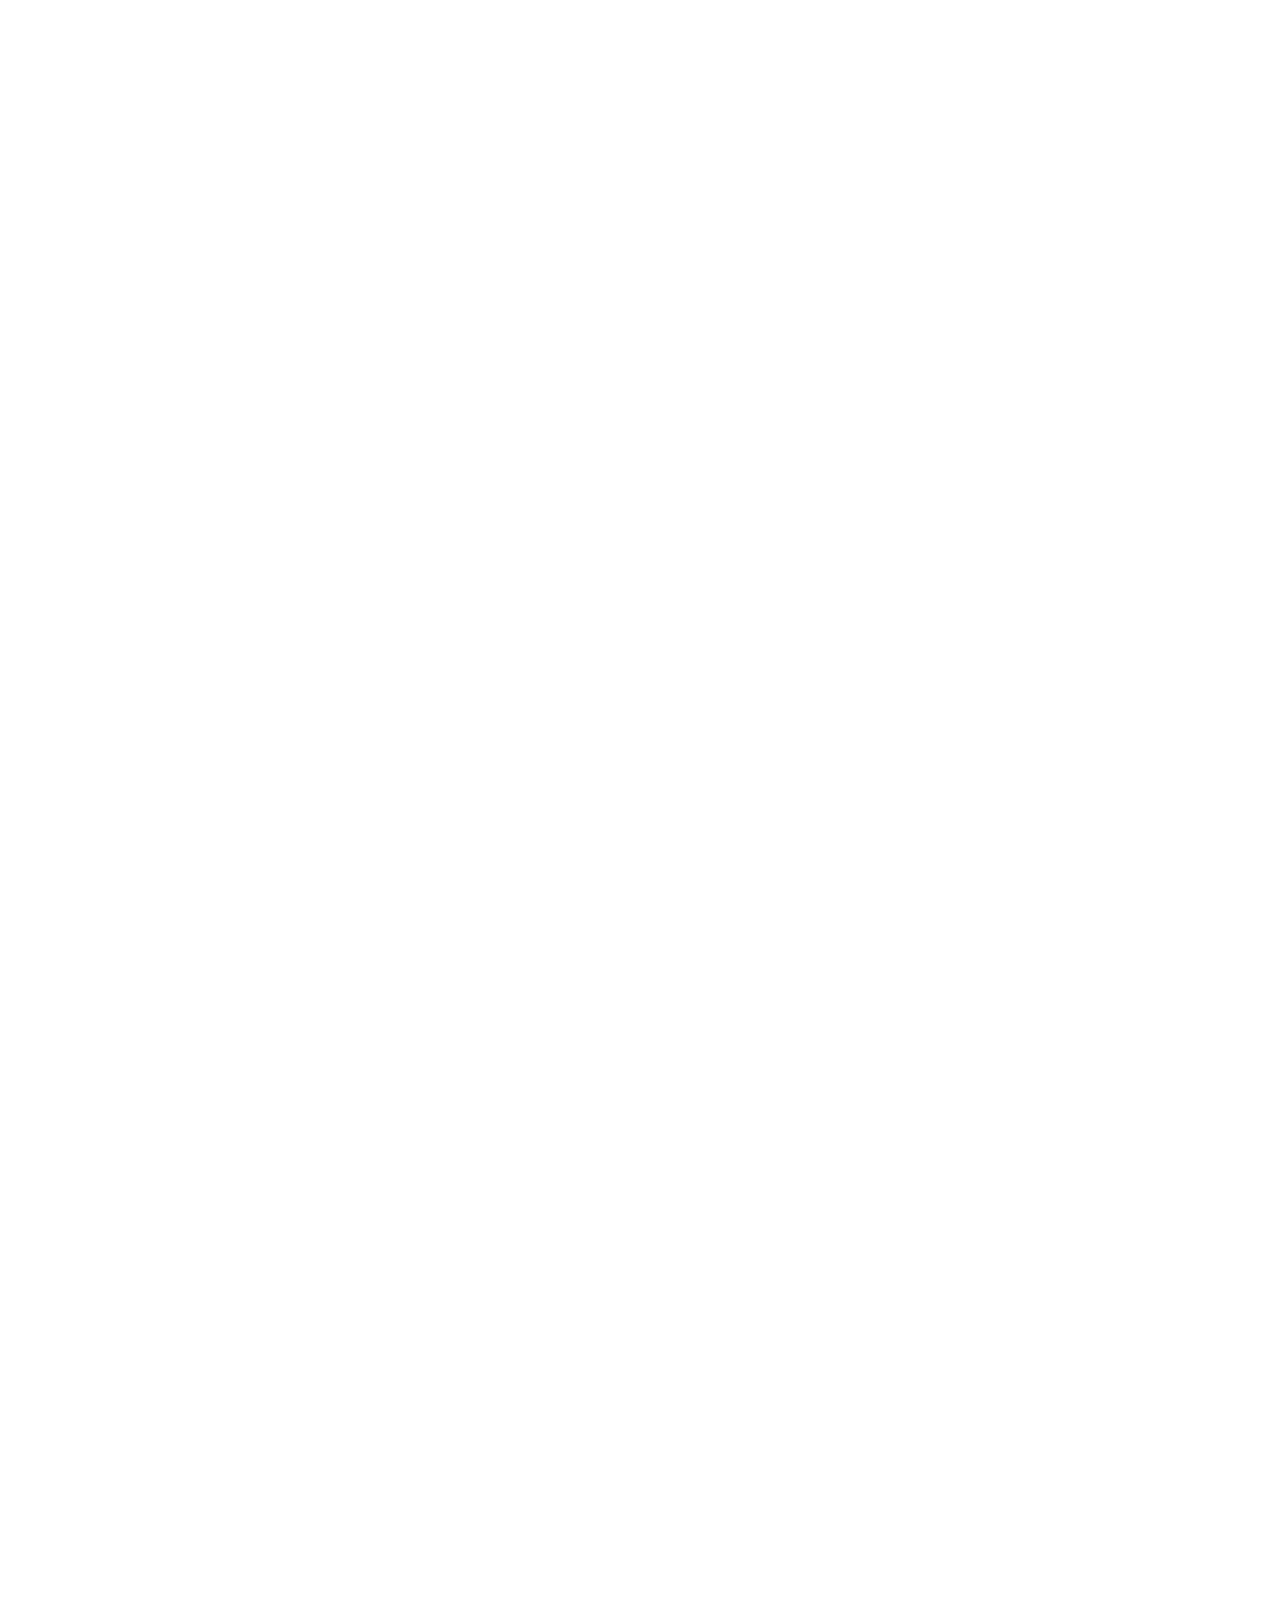
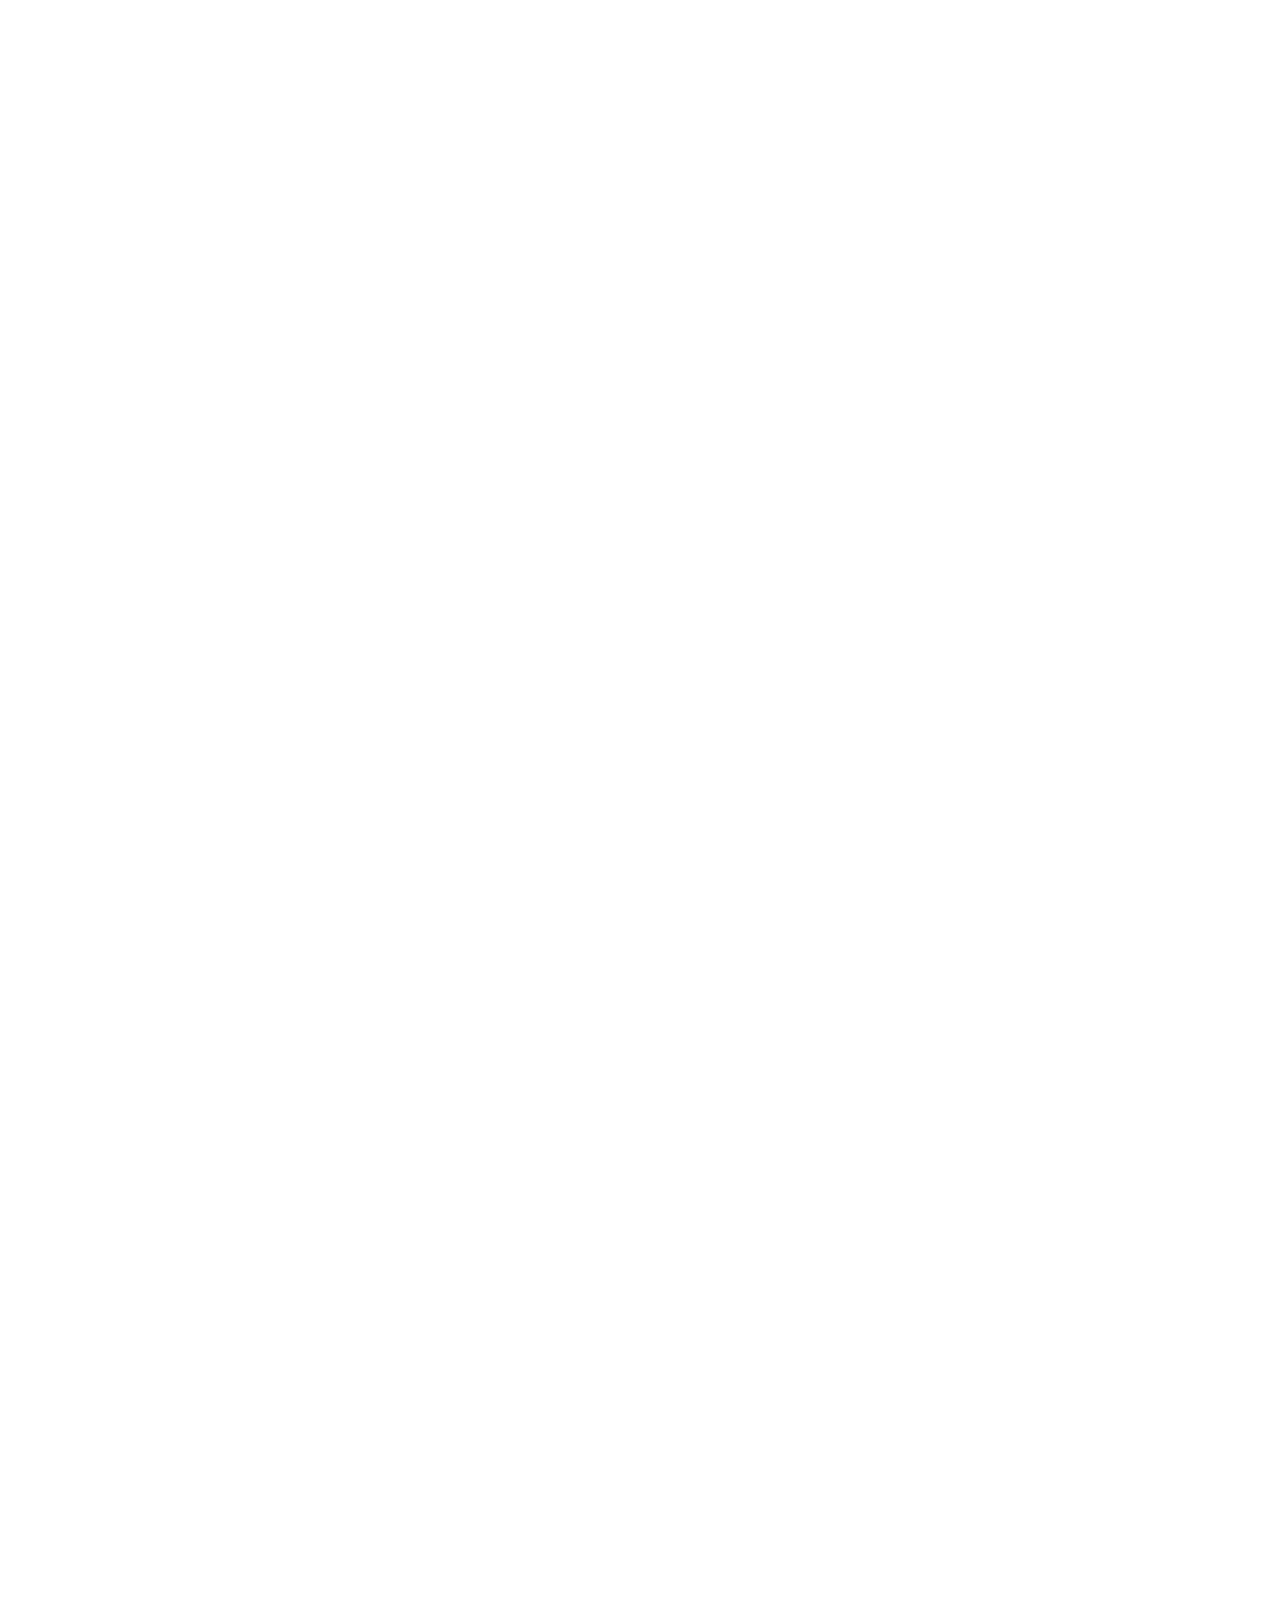
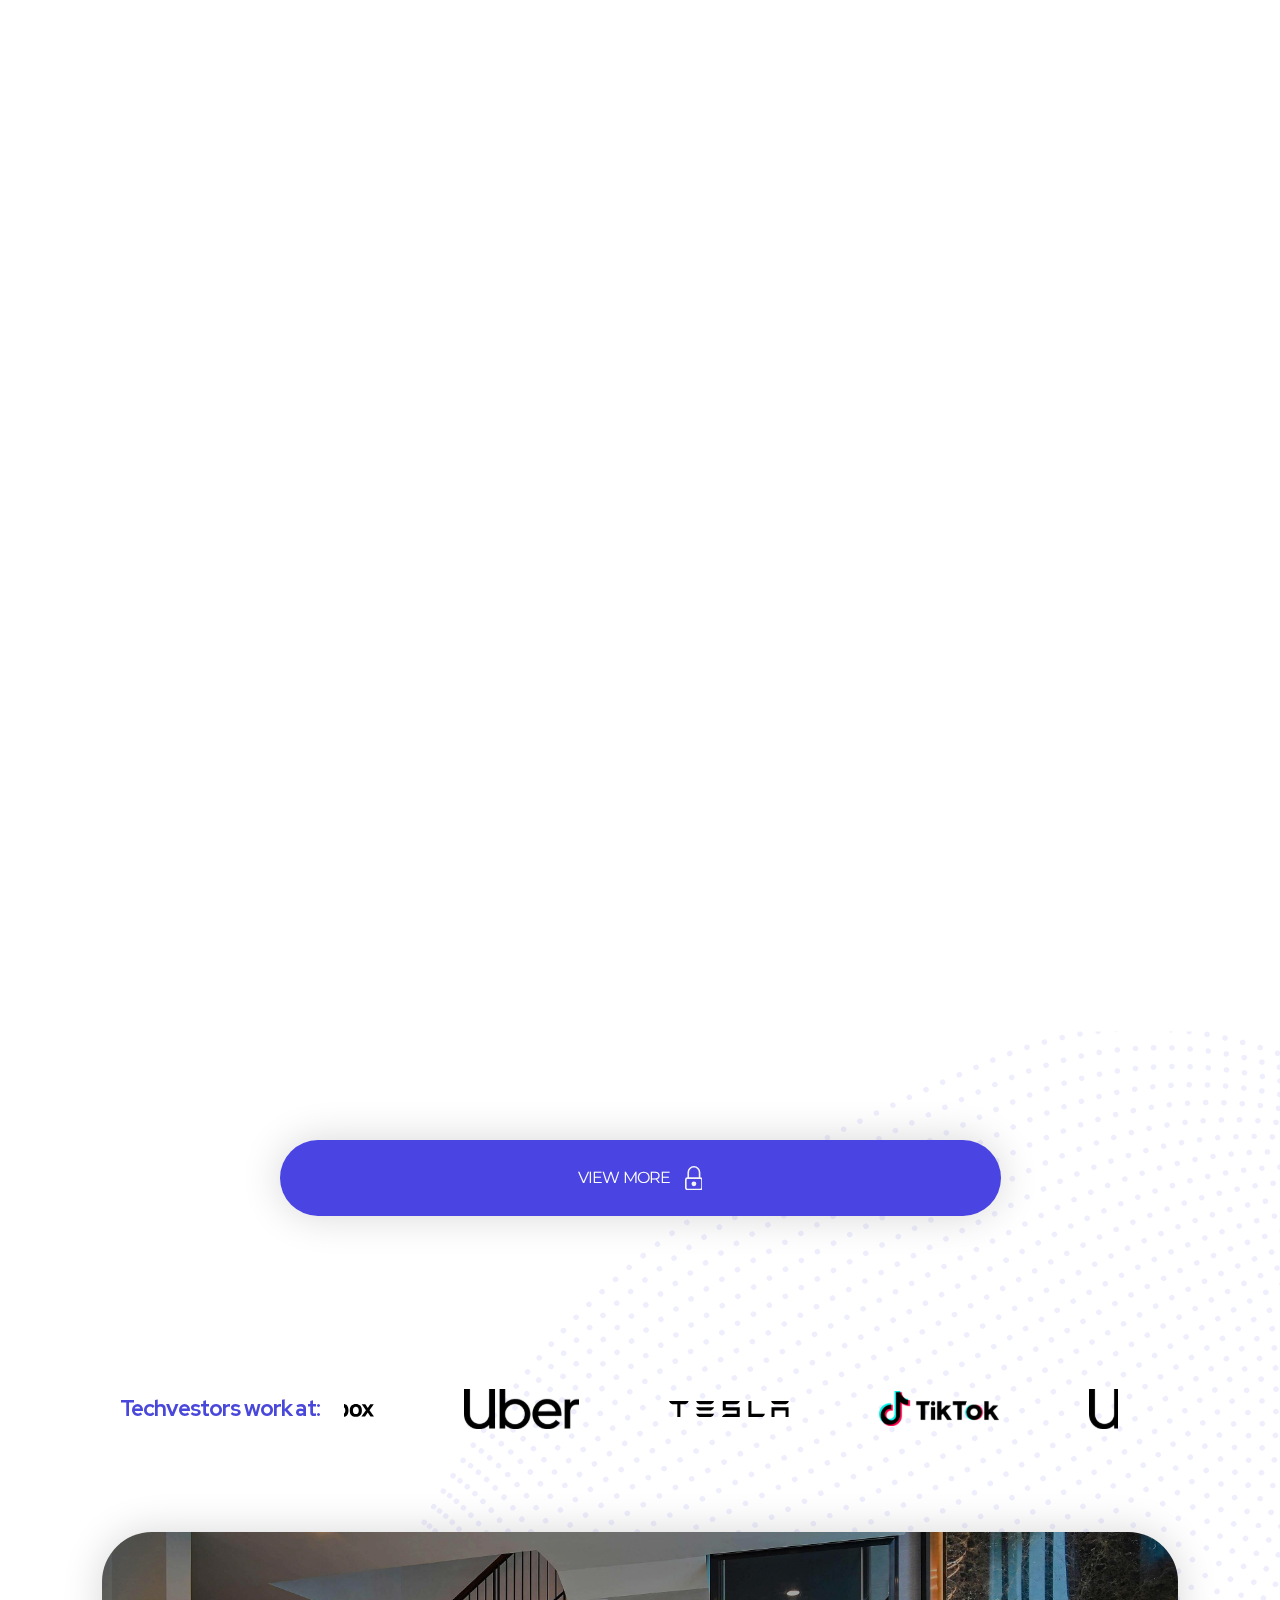
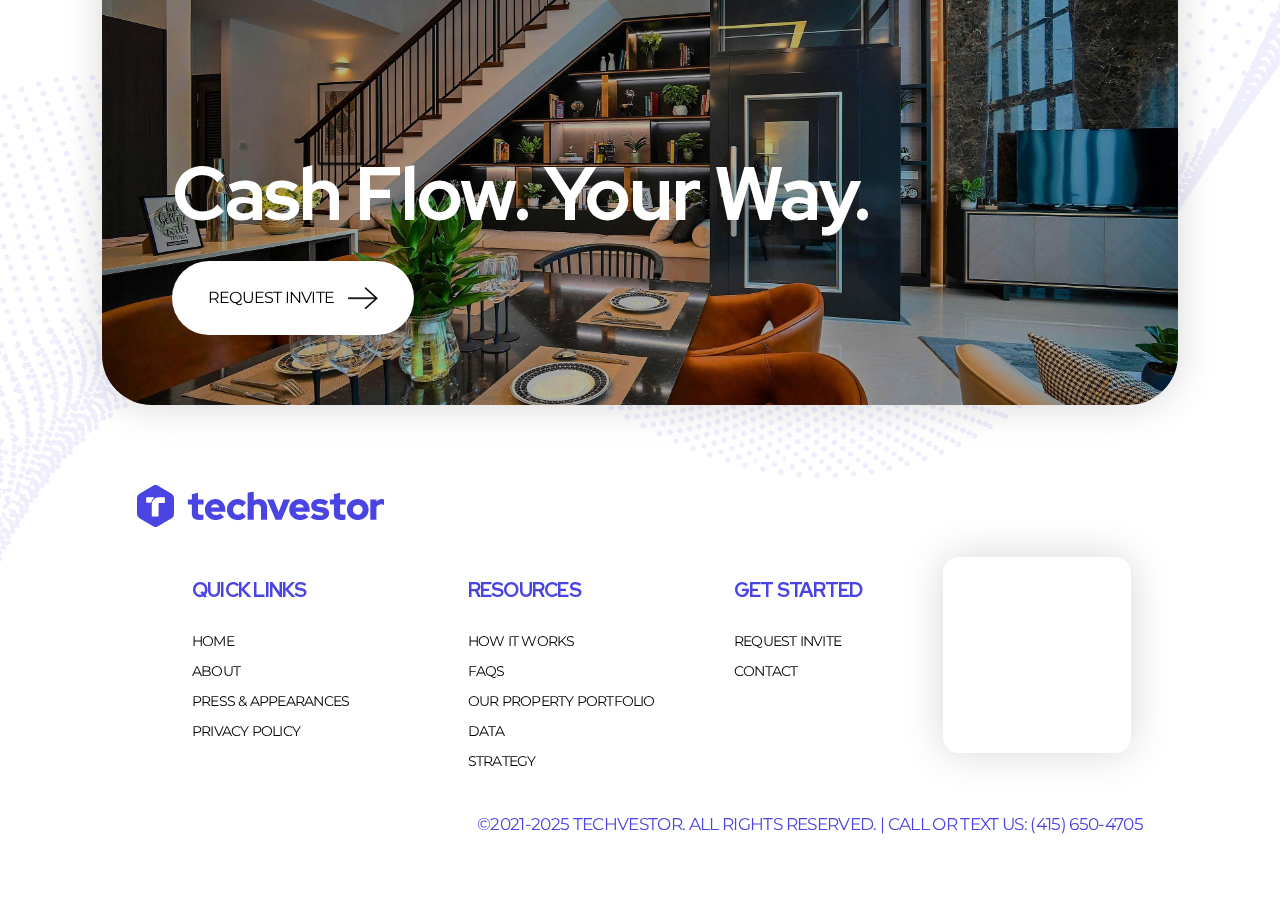
<file: portfolio.html>
<!DOCTYPE html>
<html lang="en">
  <head>
    <meta charset="UTF-8" />
    <meta http-equiv="X-UA-Compatible" content="IE=edge" />
    <meta name="viewport" content="width=device-width, initial-scale=1.0" />
    <meta name="format-detection" content="telephone=no" />
    <!--Required Meta Tag-->
    <meta name="description" content="" />
    <meta name="keywords" content="" />

    <!--Favicon-->
    <link rel="shortcut icon" href="assets/images/favicon.svg" type="image/x-icon" />

    <!--Title-->
    <title>Techvestor - Portfolio</title>

    <!--Css-->
    <link rel="stylesheet" href="assets/css/style.css" />

    <!--Font-->
    <link href="https://fonts.googleapis.com/css2?family=Montserrat:wght@300;400;500;600;700;800;900&display=swap" rel="stylesheet" />
  </head>

  <body>
    <header class="headerSection" id="header">
      <div class="container">
        <div class="headerSection__holder">
          <div class="headerSection__logo">
            <a href="index.html">
              <img src="assets/images/logo.svg" alt="" />
            </a>
          </div>
          <div class="headerSection__navigation">
            <nav class="headerSection__navbar">
              <ul class="list-style-none">
                <li>
                  <a href="about.html">About</a>
                </li>
                <li>
                  <a href="data.html">Data</a>
                </li>
                <li>
                  <a href="strategy.html">Strategy</a>
                </li>
                <li>
                  <a href="how-it-work.html">How it works</a>
                </li>
                <li>
                  <a href="press-and-appearances.html">Press</a>
                </li>
                <li>
                  <a href="portfolio.html">Our Portfolio</a>
                </li>
                <li>
                  <a href="javscript:void(0)">Investor portal</a>
                </li>
              </ul>
            </nav>
            <a href="request.html" class="commonBtn blueBg requestBtn d-flex align-items-center justify-content-center">
              <span>Request Invite</span>
              <img src="assets/images/arrow.svg" alt="" />
            </a>
          </div>
          <div class="menu-icon">
            <span></span>
            <span></span>
            <span></span>
          </div>
        </div>
      </div>
    </header>
    <!--Header End-->
    <div class="header__height"></div>
    <main class="middle bottomBg--pattern leftBg--pattern">
      <section class="bannerSetion portfolioBanner">
        <div class="container-fluid">
          <div class="bannerSetion__row d-flex align-items-center">
            <div class="bannerSetion__left">
              <div class="bannerSetion__content animated fdeIn__Up" data-emergence="hidden">
                <h1 class="commonHeading upper-case">OUR <span class="blueClr">PROPERTY</span> PORTFOLIO</h1>
                <div class="bannerSection__leftmdm">
                  <h3 class="regular">Take a look around at some of our <span class="blueClr">70+ properties!</span></h3>
                </div>
                <p>
                  As a reminder, these numbers do not represent an offer to buy or sell securities and past performance nor current performance is an
                  indicator of future performance. Please make investment decisions that you are informed on, qualified for and understand the risks.
                </p>
                <div class="btn__wrapper d-flex align-items-center">
                  <a href="request.html" class="commonBtn blackBg d-flex align-items-center justify-content-center">
                    <span>Request Invite</span>
                    <img src="assets/images/arrow.svg" alt="" />
                  </a>
                </div>
              </div>
            </div>
            <div class="bannerSetion__right animated">
              <div class="bannerSetion__imgBox roundedCorner__left" data-emergence="hidden">
                <img class="ukiyo" src="assets/images/OUR-PROPERTY.jpg" alt="" />
              </div>
            </div>
          </div>
        </div>
      </section>
      <!-- Banner End -->
      <section class="mapHolder mapsvgbg">
        <div class="container">
          <div class="mapHolder__head animated fdeIn__Up" data-emergence="hidden">
            <h1 class="commonHeading upper-case">
              OUR <span class="blueClr">PROPERTY <br /> </span> Locations
            </h1>
          </div>
          <div class="row">
            <div class="col-lg-12">
              <div class="mapHolder__img animated fdeIn__Up" data-emergence="hidden">
                <img src="assets/images/map-porfolio.svg" alt="" />
              </div>
            </div>
          </div>
        </div>
      </section>
      <!-- Map Ends -->
      <section class="portfolioItems">
        <div class="container">
          <div class="row">
            <div class="col-lg-12">
              <div class="portfolioItems__head">
                <h4 class="regular">TOTAL LIVE PROPERTIES: 72</h4>
              </div>
            </div>
          </div>
          <div class="row portfolioItems__row">
            <div class="col-lg-6 col-md-6">
              <div class="portfolioItems__cards commonBoxshadow animated fdeIn__Up" data-emergence="hidden">
                <div class="portfolioItems__sliderHldr">
                  <div>
                    <div class="portfolioItems__cardsImg">
                      <img src="assets/images/port1.jpg" alt="" />
                    </div>
                  </div>
                  <div>
                    <div class="portfolioItems__cardsImg">
                      <img src="assets/images/port-1-3.jpg" alt="" />
                    </div>
                  </div>
                  <div>
                    <div class="portfolioItems__cardsImg">
                      <img src="assets/images/port-1-2.jpg" alt="" />
                    </div>
                  </div>
                </div>
                <div class="portfolioItems__cardstxt">
                  <div class="portfolioItems__cardstxthd">
                    <h5 class="bold">
                      <span>Cute Poconos Cabin</span>
                      <span>Pet-Friendly </span>
                      <span>Quiet Location</span>
                    </h5>
                  </div>
                  <div class="portfolioItems__cardstxdis">
                    <p>Pocono Summit, Pennsylvania</p>
                  </div>
                  <div class="portfolioItems__cardstxtrvnu d-flex justify-content-between">
                    <span class="blueClr bold"
                      >Projected Revenue: <br />
                      $52,000+
                    </span>
                    <a href="javascript:void(0)" class="commonBtn blackBg d-flex align-items-center justify-content-center">
                      <span>More details</span>
                      <img src="assets/images/arrow.svg" alt="" />
                    </a>
                  </div>
                </div>
              </div>
            </div>
            <!-- 2 -->
            <div class="col-lg-6 col-md-6">
              <div class="portfolioItems__cards commonBoxshadow animated fdeIn__Up" data-emergence="hidden">
                <div class="portfolioItems__sliderHldr">
                  <div>
                    <div class="portfolioItems__cardsImg">
                      <img src="assets/images/port-2.jpg" alt="" />
                    </div>
                  </div>
                  <div>
                    <div class="portfolioItems__cardsImg">
                      <img src="assets/images/port2-2.jpg" alt="" />
                    </div>
                  </div>
                  <div>
                    <div class="portfolioItems__cardsImg">
                      <img src="assets/images/port2-3.jpg" alt="" />
                    </div>
                  </div>
                </div>
                <div class="portfolioItems__cardstxt">
                  <div class="portfolioItems__cardstxthd">
                    <h5 class="bold">
                      <span>Sunset Beach House</span>
                      <span>Private Yard</span>
                      <span>Steps to Beach</span>
                    </h5>
                  </div>
                  <div class="portfolioItems__cardstxdis">
                    <p>Panama City Beach, Florida</p>
                  </div>
                  <div class="portfolioItems__cardstxtrvnu d-flex justify-content-between">
                    <span class="blueClr bold"
                      >Projected Revenue: <br />
                      $42,000+
                    </span>
                    <a href="javascript:void(0)" class="commonBtn blackBg d-flex align-items-center justify-content-center">
                      <span>More details</span>
                      <img src="assets/images/arrow.svg" alt="" />
                    </a>
                  </div>
                </div>
              </div>
            </div>
            <!--  3-->
            <div class="col-lg-6 col-md-6">
              <div class="portfolioItems__cards commonBoxshadow animated fdeIn__Up" data-emergence="hidden">
                <div class="portfolioItems__sliderHldr">
                  <div>
                    <div class="portfolioItems__cardsImg">
                      <img src="assets/images/port3-1.jpg" alt="" />
                    </div>
                  </div>
                  <div>
                    <div class="portfolioItems__cardsImg">
                      <img src="assets/images/port3-2.jpg" alt="" />
                    </div>
                  </div>
                  <div>
                    <div class="portfolioItems__cardsImg">
                      <img src="assets/images/port-3-3.jpg" alt="" />
                    </div>
                  </div>
                </div>
                <div class="portfolioItems__cardstxt">
                  <div class="portfolioItems__cardstxthd">
                    <h5 class="bold">
                      <span>Huge Yard</span>
                      <span>Heated Pool</span>
                      <span>Hot Tub </span>
                      <span>Game Room</span>
                    </h5>
                  </div>
                  <div class="portfolioItems__cardstxdis">
                    <p>Scottsdale, Arizona</p>
                  </div>
                  <div class="portfolioItems__cardstxtrvnu d-flex justify-content-between">
                    <span class="blueClr bold"
                      >Projected Revenue: <br />
                      $145,000+
                    </span>
                    <a href="javascript:void(0)" class="commonBtn blackBg d-flex align-items-center justify-content-center">
                      <span>More details</span>
                      <img src="assets/images/arrow.svg" alt="" />
                    </a>
                  </div>
                </div>
              </div>
            </div>
            <!--  4-->
            <div class="col-lg-6 col-md-6">
              <div class="portfolioItems__cards commonBoxshadow animated fdeIn__Up" data-emergence="hidden">
                <div class="portfolioItems__sliderHldr">
                  <div>
                    <div class="portfolioItems__cardsImg">
                      <img src="assets/images/port4-1.jpg" alt="" />
                    </div>
                  </div>
                  <div>
                    <div class="portfolioItems__cardsImg">
                      <img src="assets/images/port4-2.jpg" alt="" />
                    </div>
                  </div>
                  <div>
                    <div class="portfolioItems__cardsImg">
                      <img src="assets/images/port4-3.jpg" alt="" />
                    </div>
                  </div>
                </div>
                <div class="portfolioItems__cardstxt">
                  <div class="portfolioItems__cardstxthd">
                    <h5 class="bold">
                      <span>Private Hot Tub</span>
                      <span>Game Room</span>
                      <span>Sauna</span>
                      <span>Fire Pit</span>
                    </h5>
                  </div>
                  <div class="portfolioItems__cardstxdis">
                    <p>East Stroudsburg, Pennsylvania</p>
                  </div>
                  <div class="portfolioItems__cardstxtrvnu d-flex justify-content-between">
                    <span class="blueClr bold"
                      >Projected Revenue: <br />
                      $105,000+
                    </span>
                    <a href="javascript:void(0)" class="commonBtn blackBg d-flex align-items-center justify-content-center">
                      <span>More details</span>
                      <img src="assets/images/arrow.svg" alt="" />
                    </a>
                  </div>
                </div>
              </div>
            </div>
            <!--  5-->
            <div class="col-lg-6 col-md-6">
              <div class="portfolioItems__cards commonBoxshadow animated fdeIn__Up" data-emergence="hidden">
                <div class="portfolioItems__sliderHldr">
                  <div>
                    <div class="portfolioItems__cardsImg">
                      <img src="assets/images/port5-1.jpg" alt="" />
                    </div>
                  </div>
                  <div>
                    <div class="portfolioItems__cardsImg">
                      <img src="assets/images/port5-2.jpg" alt="" />
                    </div>
                  </div>
                  <div>
                    <div class="portfolioItems__cardsImg">
                      <img src="assets/images/port5-3.jpg" alt="" />
                    </div>
                  </div>
                </div>
                <div class="portfolioItems__cardstxt">
                  <div class="portfolioItems__cardstxthd">
                    <h5 class="bold">Memphis Hidden Gem | Close to Beale Street!</h5>
                  </div>
                  <div class="portfolioItems__cardstxdis">
                    <p>Memphis, Tennessee</p>
                  </div>
                  <div class="portfolioItems__cardstxtrvnu d-flex justify-content-between">
                    <span class="blueClr bold"
                      >Projected Revenue: <br />
                      $75,000+
                    </span>
                    <a href="javascript:void(0)" class="commonBtn blackBg d-flex align-items-center justify-content-center">
                      <span>More details</span>
                      <img src="assets/images/arrow.svg" alt="" />
                    </a>
                  </div>
                </div>
              </div>
            </div>
            <!--  6-->
            <div class="col-lg-6 col-md-6">
              <div class="portfolioItems__cards commonBoxshadow animated fdeIn__Up" data-emergence="hidden">
                <div class="portfolioItems__sliderHldr">
                  <div>
                    <div class="portfolioItems__cardsImg">
                      <img src="assets/images/port6-1.jpg" alt="" />
                    </div>
                  </div>
                  <div>
                    <div class="portfolioItems__cardsImg">
                      <img src="assets/images/port6-2.jpg" alt="" />
                    </div>
                  </div>
                  <div>
                    <div class="portfolioItems__cardsImg">
                      <img src="assets/images/port6-3.jpg" alt="" />
                    </div>
                  </div>
                </div>
                <div class="portfolioItems__cardstxt">
                  <div class="portfolioItems__cardstxthd">
                    <h5 class="bold">
                      <span>Modern Poconos Game House</span>
                      <span>Hot Tub</span>
                      <span>Fire Pit</span>
                    </h5>
                  </div>
                  <div class="portfolioItems__cardstxdis">
                    <p>East Stroudsburg, Pennsylvania</p>
                  </div>
                  <div class="portfolioItems__cardstxtrvnu d-flex justify-content-between">
                    <span class="blueClr bold"
                      >Projected Revenue: <br />
                      $95,000+
                    </span>
                    <a href="javascript:void(0)" class="commonBtn blackBg d-flex align-items-center justify-content-center">
                      <span>More details</span>
                      <img src="assets/images/arrow.svg" alt="" />
                    </a>
                  </div>
                </div>
              </div>
            </div>
            <!--  7-->
            <div class="col-lg-6 col-md-6">
              <div class="portfolioItems__cards commonBoxshadow animated fdeIn__Up" data-emergence="hidden">
                <div class="portfolioItems__sliderHldr">
                  <div>
                    <div class="portfolioItems__cardsImg">
                      <img src="assets/images/port7-1.jpg" alt="" />
                    </div>
                  </div>
                  <div>
                    <div class="portfolioItems__cardsImg">
                      <img src="assets/images/port7-2.jpg" alt="" />
                    </div>
                  </div>
                  <div>
                    <div class="portfolioItems__cardsImg">
                      <img src="assets/images/port8-3.jpg" alt="" />
                    </div>
                  </div>
                </div>
                <div class="portfolioItems__cardstxt">
                  <div class="portfolioItems__cardstxthd">
                    <h5 class="bold">
                      <span>Retro Countryside Cabin</span>
                      <span>Pet-Friendly</span>
                    </h5>
                  </div>
                  <div class="portfolioItems__cardstxdis">
                    <p>Eldred, New York</p>
                  </div>
                  <div class="portfolioItems__cardstxtrvnu d-flex justify-content-between">
                    <span class="blueClr bold"
                      >Projected Revenue: <br />
                      $50,000+
                    </span>
                    <a href="javascript:void(0)" class="commonBtn blackBg d-flex align-items-center justify-content-center">
                      <span>More details</span>
                      <img src="assets/images/arrow.svg" alt="" />
                    </a>
                  </div>
                </div>
              </div>
            </div>
            <!--  8-->
            <div class="col-lg-6 col-md-6">
              <div class="portfolioItems__cards commonBoxshadow animated fdeIn__Up" data-emergence="hidden">
                <div class="portfolioItems__sliderHldr">
                  <div>
                    <div class="portfolioItems__cardsImg">
                      <img src="assets/images/port8-1.jpg" alt="" />
                    </div>
                  </div>
                  <div>
                    <div class="portfolioItems__cardsImg">
                      <img src="assets/images/port8-2.jpg" alt="" />
                    </div>
                  </div>
                  <div>
                    <div class="portfolioItems__cardsImg">
                      <img src="assets/images/port5-3.jpg" alt="" />
                    </div>
                  </div>
                </div>
                <div class="portfolioItems__cardstxt">
                  <div class="portfolioItems__cardstxthd">
                    <h5 class="bold">
                      <span>Modern Poconos Private Retreat</span>
                      <span> Hot Tub </span>
                      <span>Pets</span>
                    </h5>
                  </div>
                  <div class="portfolioItems__cardstxdis">
                    <p>Blakeslee, Pennsylvania</p>
                  </div>
                  <div class="portfolioItems__cardstxtrvnu d-flex justify-content-between">
                    <span class="blueClr bold"
                      >Projected Revenue: <br />
                      $70,000+
                    </span>
                    <a href="javascript:void(0)" class="commonBtn blackBg d-flex align-items-center justify-content-center">
                      <span>More details</span>
                      <img src="assets/images/arrow.svg" alt="" />
                    </a>
                  </div>
                </div>
              </div>
            </div>
            <!--  9-->
            <div class="col-lg-6 col-md-6">
              <div class="portfolioItems__cards commonBoxshadow animated fdeIn__Up" data-emergence="hidden">
                <div class="portfolioItems__sliderHldr">
                  <div>
                    <div class="portfolioItems__cardsImg">
                      <img src="assets/images/port9-1.jpg" alt="" />
                    </div>
                  </div>
                  <div>
                    <div class="portfolioItems__cardsImg">
                      <img src="assets/images/port9-2.jpg" alt="" />
                    </div>
                  </div>
                  <div>
                    <div class="portfolioItems__cardsImg">
                      <img src="assets/images/port9-3.jpg" alt="" />
                    </div>
                  </div>
                </div>
                <div class="portfolioItems__cardstxt">
                  <div class="portfolioItems__cardstxthd">
                    <h5 class="bold">
                      <span>Heated Pool Tropical 5BR</span>
                      <span>5min from Beaches!</span>
                    </h5>
                  </div>
                  <div class="portfolioItems__cardstxdis">
                    <p>Seminole, Florida</p>
                  </div>
                  <div class="portfolioItems__cardstxtrvnu d-flex justify-content-between">
                    <span class="blueClr bold"
                      >Projected Revenue: <br />
                      $100,000+
                    </span>
                    <a href="javascript:void(0)" class="commonBtn blackBg d-flex align-items-center justify-content-center">
                      <span>More details</span>
                      <img src="assets/images/arrow.svg" alt="" />
                    </a>
                  </div>
                </div>
              </div>
            </div>
            <!--  10-->
            <div class="col-lg-6 col-md-6">
              <div class="portfolioItems__cards commonBoxshadow animated fdeIn__Up" data-emergence="hidden">
                <div class="portfolioItems__sliderHldr">
                  <div>
                    <div class="portfolioItems__cardsImg">
                      <img src="assets/images/port10-1.jpg" alt="" />
                    </div>
                  </div>
                  <div>
                    <div class="portfolioItems__cardsImg">
                      <img src="assets/images/port10-2.jpg" alt="" />
                    </div>
                  </div>
                  <div>
                    <div class="portfolioItems__cardsImg">
                      <img src="assets/images/port10-3.jpg" alt="" />
                    </div>
                  </div>
                </div>
                <div class="portfolioItems__cardstxt">
                  <div class="portfolioItems__cardstxthd">
                    <h5 class="bold">
                      <span>Poconos Lux</span>
                      <span>Hot Tub</span>
                      <span>Fire Pit</span>
                      <span>Private Retreat</span>
                    </h5>
                  </div>
                  <div class="portfolioItems__cardstxdis">
                    <p>East Stroudsburg, Pennsylvania</p>
                  </div>
                  <div class="portfolioItems__cardstxtrvnu d-flex justify-content-between">
                    <span class="blueClr bold"
                      >Projected Revenue: <br />
                      $120,000+
                    </span>
                    <a href="javascript:void(0)" class="commonBtn blackBg d-flex align-items-center justify-content-center">
                      <span>More details</span>
                      <img src="assets/images/arrow.svg" alt="" />
                    </a>
                  </div>
                </div>
              </div>
            </div>
            <!--  11-->
            <div class="col-lg-6 col-md-6">
              <div class="portfolioItems__cards commonBoxshadow animated fdeIn__Up" data-emergence="hidden">
                <div class="portfolioItems__sliderHldr">
                  <div>
                    <div class="portfolioItems__cardsImg">
                      <img src="assets/images/port11-1.jpg" alt="" />
                    </div>
                  </div>
                  <div>
                    <div class="portfolioItems__cardsImg">
                      <img src="assets/images/port11-2.jpg" alt="" />
                    </div>
                  </div>
                  <div>
                    <div class="portfolioItems__cardsImg">
                      <img src="assets/images/port11-3.jpg" alt="" />
                    </div>
                  </div>
                </div>
                <div class="portfolioItems__cardstxt">
                  <div class="portfolioItems__cardstxthd">
                    <h5 class="bold">
                      <span>Modern Beach Casita</span>
                      <span>Large Yard </span>
                      <span> Pets Welcome!</span>
                    </h5>
                  </div>
                  <div class="portfolioItems__cardstxdis">
                    <p>Panama City Beach, Florida</p>
                  </div>
                  <div class="portfolioItems__cardstxtrvnu d-flex justify-content-between">
                    <span class="blueClr bold"
                      >Projected Revenue: <br />
                      $50,000+
                    </span>
                    <a href="javascript:void(0)" class="commonBtn blackBg d-flex align-items-center justify-content-center">
                      <span>More details</span>
                      <img src="assets/images/arrow.svg" alt="" />
                    </a>
                  </div>
                </div>
              </div>
            </div>
            <!--  12-->
            <div class="col-lg-6 col-md-6">
              <div class="portfolioItems__cards commonBoxshadow animated fdeIn__Up" data-emergence="hidden">
                <div class="portfolioItems__sliderHldr">
                  <div>
                    <div class="portfolioItems__cardsImg">
                      <img src="assets/images/port12-1.jpg" alt="" />
                    </div>
                  </div>
                  <div>
                    <div class="portfolioItems__cardsImg">
                      <img src="assets/images/port12-2.jpg" alt="" />
                    </div>
                  </div>
                  <div>
                    <div class="portfolioItems__cardsImg">
                      <img src="assets/images/port12-3.jpg" alt="" />
                    </div>
                  </div>
                </div>
                <div class="portfolioItems__cardstxt">
                  <div class="portfolioItems__cardstxthd">
                    <h5 class="bold">
                      <span>Private Hot Tub</span>
                      <span>GameRoom & FirePit</span>
                      <span> Modern Estate</span>
                    </h5>
                  </div>
                  <div class="portfolioItems__cardstxdis">
                    <p>East Stroudsburg, Pennsylvania</p>
                  </div>
                  <div class="portfolioItems__cardstxtrvnu d-flex justify-content-between">
                    <span class="blueClr bold"
                      >Projected Revenue: <br />
                      $75,000+
                    </span>
                    <a href="javascript:void(0)" class="commonBtn blackBg d-flex align-items-center justify-content-center">
                      <span>More details</span>
                      <img src="assets/images/arrow.svg" alt="" />
                    </a>
                  </div>
                </div>
              </div>
            </div>
          </div>
          <div class="row portfolioItems__loadMore">
            <div class="portfolioItems__readMore">
              <a href="request.html" class="commonBtn blueBg d-flex align-items-center text-center justify-content-center">
                <span>View More</span>
                <svg xmlns="http://www.w3.org/2000/svg" width="17.823" height="24.304" viewBox="0 0 17.823 24.304">
                  <g id="lock" transform="translate(-5 -1)">
                    <rect id="Rectangle_341" data-name="Rectangle 341" width="16" height="11" rx="2" transform="translate(6 13)" />
                    <path
                      id="Path_9309"
                      data-name="Path 9309"
                      d="M1.62,0A1.62,1.62,0,1,1,0,1.62,1.62,1.62,0,0,1,1.62,0Z"
                      transform="translate(12.291 17.203)"
                    />
                    <path
                      id="Path_9307"
                      data-name="Path 9307"
                      d="M20.393,12.342V7.481a6.481,6.481,0,1,0-12.962,0v4.861A2.43,2.43,0,0,0,5,14.773v8.1A2.43,2.43,0,0,0,7.43,25.3H20.393a2.43,2.43,0,0,0,2.43-2.43v-8.1A2.43,2.43,0,0,0,20.393,12.342ZM9.051,7.481a4.861,4.861,0,1,1,9.722,0v4.861H9.051ZM21.2,22.874a.81.81,0,0,1-.81.81H7.43a.81.81,0,0,1-.81-.81v-8.1a.81.81,0,0,1,.81-.81H20.393a.81.81,0,0,1,.81.81Z"
                      transform="translate(0)"
                    />
                    <path
                      id="Path_9308"
                      data-name="Path 9308"
                      d="M15.43,20a2.43,2.43,0,1,0,2.43,2.43A2.43,2.43,0,0,0,15.43,20Zm0,3.241a.81.81,0,1,1,.81-.81A.81.81,0,0,1,15.43,23.241Z"
                      transform="translate(-1.519 -3.607)"
                    />
                  </g>
                </svg>
              </a>
            </div>
          </div>
        </div>
      </section>
      <section class="reviewSection aboutReview">
        <div class="container">
          <div class="row align-items-center">
            <div class="col-12 col-sm-6 col-md-6 col-lg-3 textColumn">
              <div class="reviewSection__text">
                <h6 class="blueClr m-0">Techvestors work at:</h6>
              </div>
            </div>
            <div class="col-12 col-sm-12 col-md-12 col-lg-9 sliderColumn">
              <div class="reviewSection__clients client-slider">
                <div class="client-slider--item">
                  <img src="assets/images/dropbox-logo.svg" alt="" />
                </div>
                <div class="client-slider--item">
                  <img src="assets/images/uber-logo.svg" alt="" />
                </div>
                <div class="client-slider--item">
                  <img src="assets/images/tesla-logo.svg" alt="" />
                </div>
                <div class="client-slider--item">
                  <img src="assets/images/tikTok-logo.svg" alt="" />
                </div>
                <div class="client-slider--item">
                  <img src="assets/images/uber-logo.svg" alt="" />
                </div>
                <div class="client-slider--item">
                  <img src="assets/images/tesla-logo.svg" alt="" />
                </div>
              </div>
            </div>
          </div>
        </div>
      </section>
      <!-- Team Review End -->
      <section class="commonBtmSection aboutCommon">
        <div class="container">
          <div class="commonBtmSection__wrapper commonBoxshadow" style="background-image: url(./assets/images/Cash-Flow.-Your-Way-por.jpg)">
            <div class="commonBtmSection__cntnt">
              <div class="commonHeading whiteClr animated" data-emergence="visible ">Cash Flow. Your Way.</div>
            </div>
            <div class="btn__wrapper d-flex align-items-center">
              <a href="request.html" class="commonBtn whiteBg blackClr d-flex align-items-center justify-content-center">
                <span>Request Invite</span>
                <svg xmlns="http://www.w3.org/2000/svg " width="22.907 " height="17.147 " viewBox="0 0 22.907 17.147 ">
                  <path
                    id="Path_1 "
                    data-name="Path 1 "
                    d="M8.221,0,0,9.1l.6.542L7.816,1.653V22.284h.808V1.653l7.217,7.985.6-.542Z "
                    transform="translate(22.534 0.353) rotate(90) "
                    stroke-width="0.5 "
                  />
                </svg>
              </a>
            </div>
          </div>
        </div>
      </section>
    </main>
    <!-- Middle End -->
    <footer class="footerSection">
      <div class="container">
        <div class="footerSection__wrapper">
          <div class="footerSection__logo">
            <img src="assets/images/logo.svg" alt="" />
          </div>
          <div class="footerSection__nav">
            <div class="footerSection__row d-flex">
              <div class="footerSection__column quickLinks">
                <h6>Quick Links</h6>
                <ul class="list-style-none">
                  <li>
                    <a href="index.html">Home</a>
                  </li>
                  <li>
                    <a href="about.html">About</a>
                  </li>
                  <li>
                    <a href="press-and-appearances.html">Press & Appearances</a>
                  </li>
                  <li>
                    <a href="privacy-policy.html">Privacy Policy</a>
                  </li>
                </ul>
              </div>
              <div class="footerSection__column resources">
                <h6>Resources</h6>
                <ul class="list-style-none">
                  <li>
                    <a href="how-it-work.html">How it Works</a>
                  </li>
                  <li>
                    <a href="faq.html">FAQs</a>
                  </li>
                  <li>
                    <a href="portfolio.html">Our Property Portfolio</a>
                  </li>
                  <li>
                    <a href="data.html">Data</a>
                  </li>
                  <li>
                    <a href="strategy.html">Strategy</a>
                  </li>
                </ul>
              </div>
              <div class="footerSection__column getStarted">
                <h6>Get Started</h6>
                <ul class="list-style-none">
                  <li>
                    <a href="request.html">Request Invite</a>
                  </li>
                  <li>
                    <a href="contact-us.html">Contact</a>
                  </li>
                </ul>
              </div>
              <div class="footerSection__column reviewBadge">
                <div class="reviewBadge__inner">
                  <iframe
                    src="https://widget.reviews.io/badge-modern/widget?elementId=badge-160&amp;version=1&amp;&amp;store=scoutpads&amp;primaryClr=%236117CD&amp;starsClr=%2333F1C6"
                    frameborder="0"
                    width="242
                                "
                    title="Reviews Badge Modern Widget"
                    style="min-width: 200px"
                    height="203"
                    data-lf-yt-playback-inspected-yegkb8lbwoy4ep3z="true"
                  ></iframe>
                </div>
              </div>
            </div>
            <div class="copyRight">
              <p>©2021-2025 Techvestor. All rights reserved. | Call or Text Us: (415) 650-4705</p>
            </div>
          </div>
        </div>
      </div>
    </footer>
    <!-- Footer End -->
    <script src="assets/js/jquery.min.js"></script>
    <script src="assets/js/slick.js"></script>
    <script src="assets/js/easypiechart.js"></script>
    <script src="assets/js/emergence.js"></script>
    <script src="assets/js/jquery.inview.min.js"></script>
    <script src="assets/js/scrollMonitor.js"></script>
    <script src="assets/js/jquery.counterup.min.js"></script>
    <script src="assets/js/custom.js"></script>
  </body>
</html>
</file>
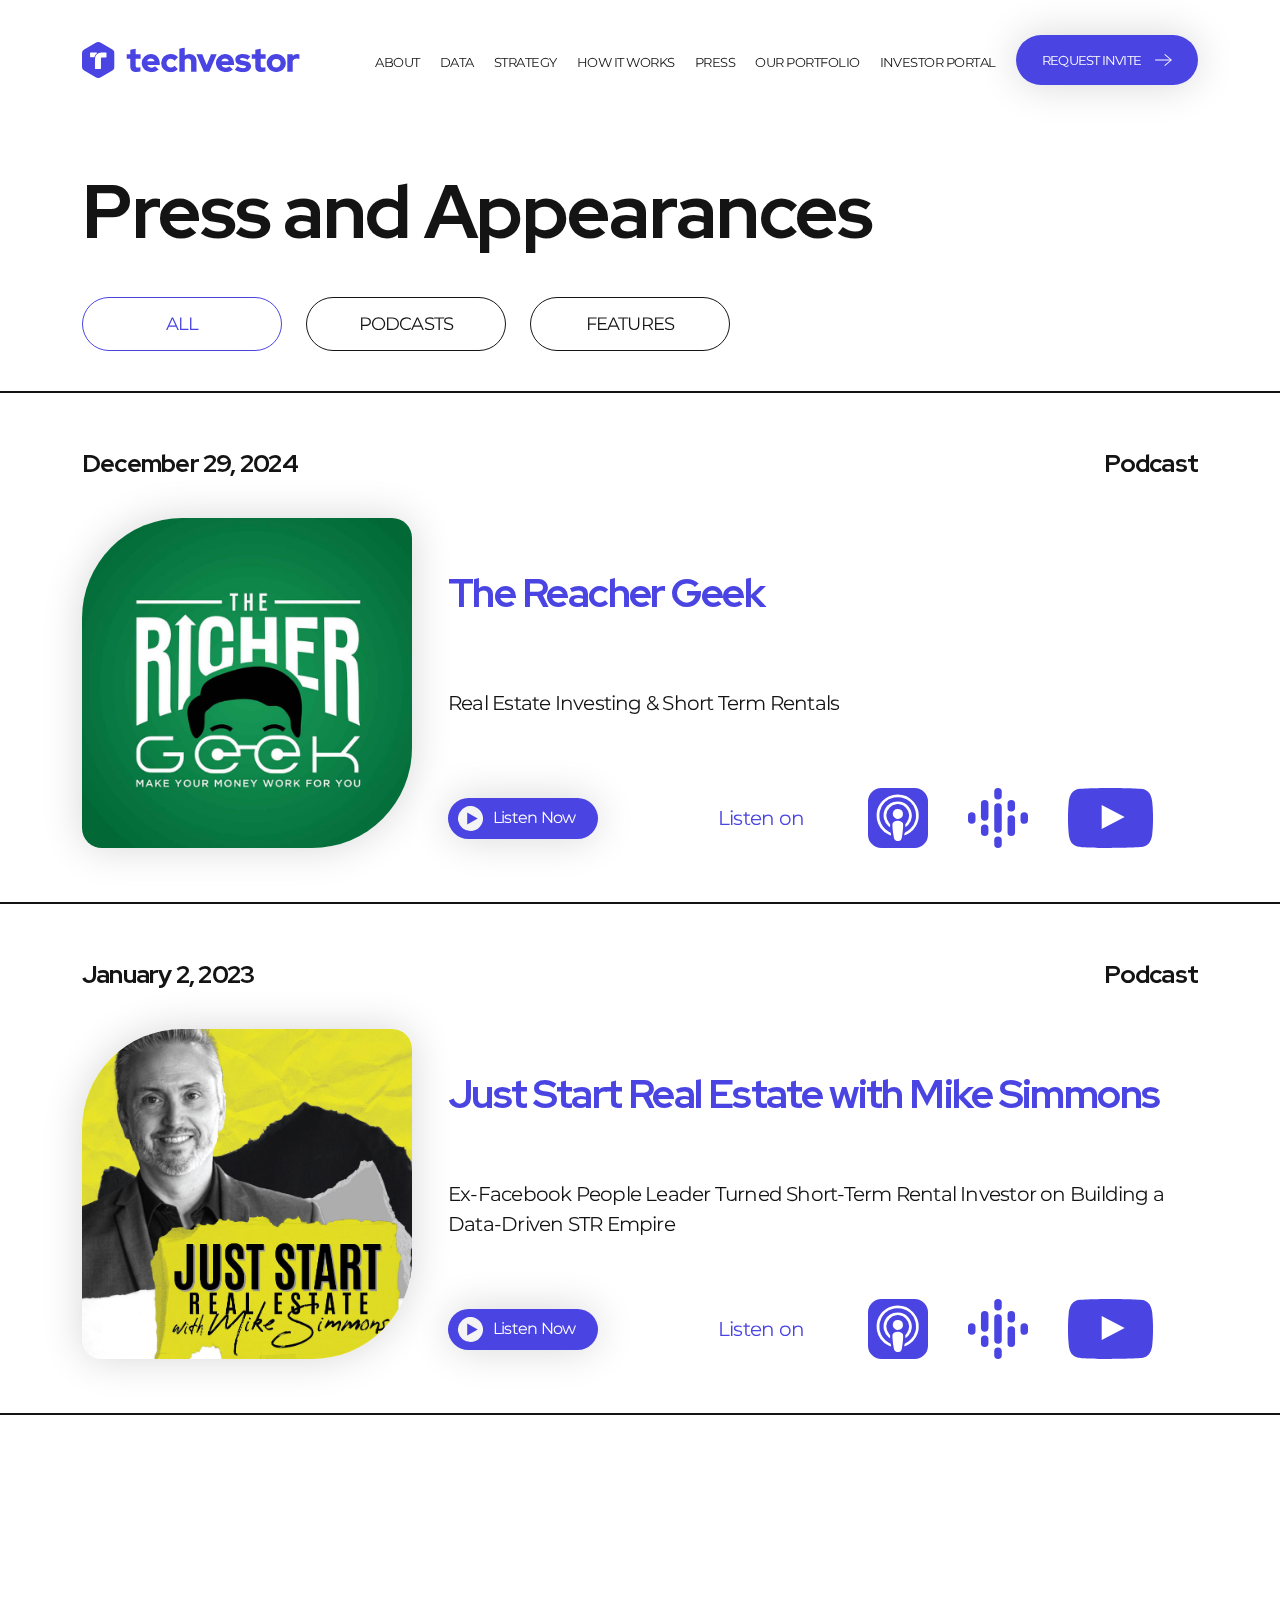
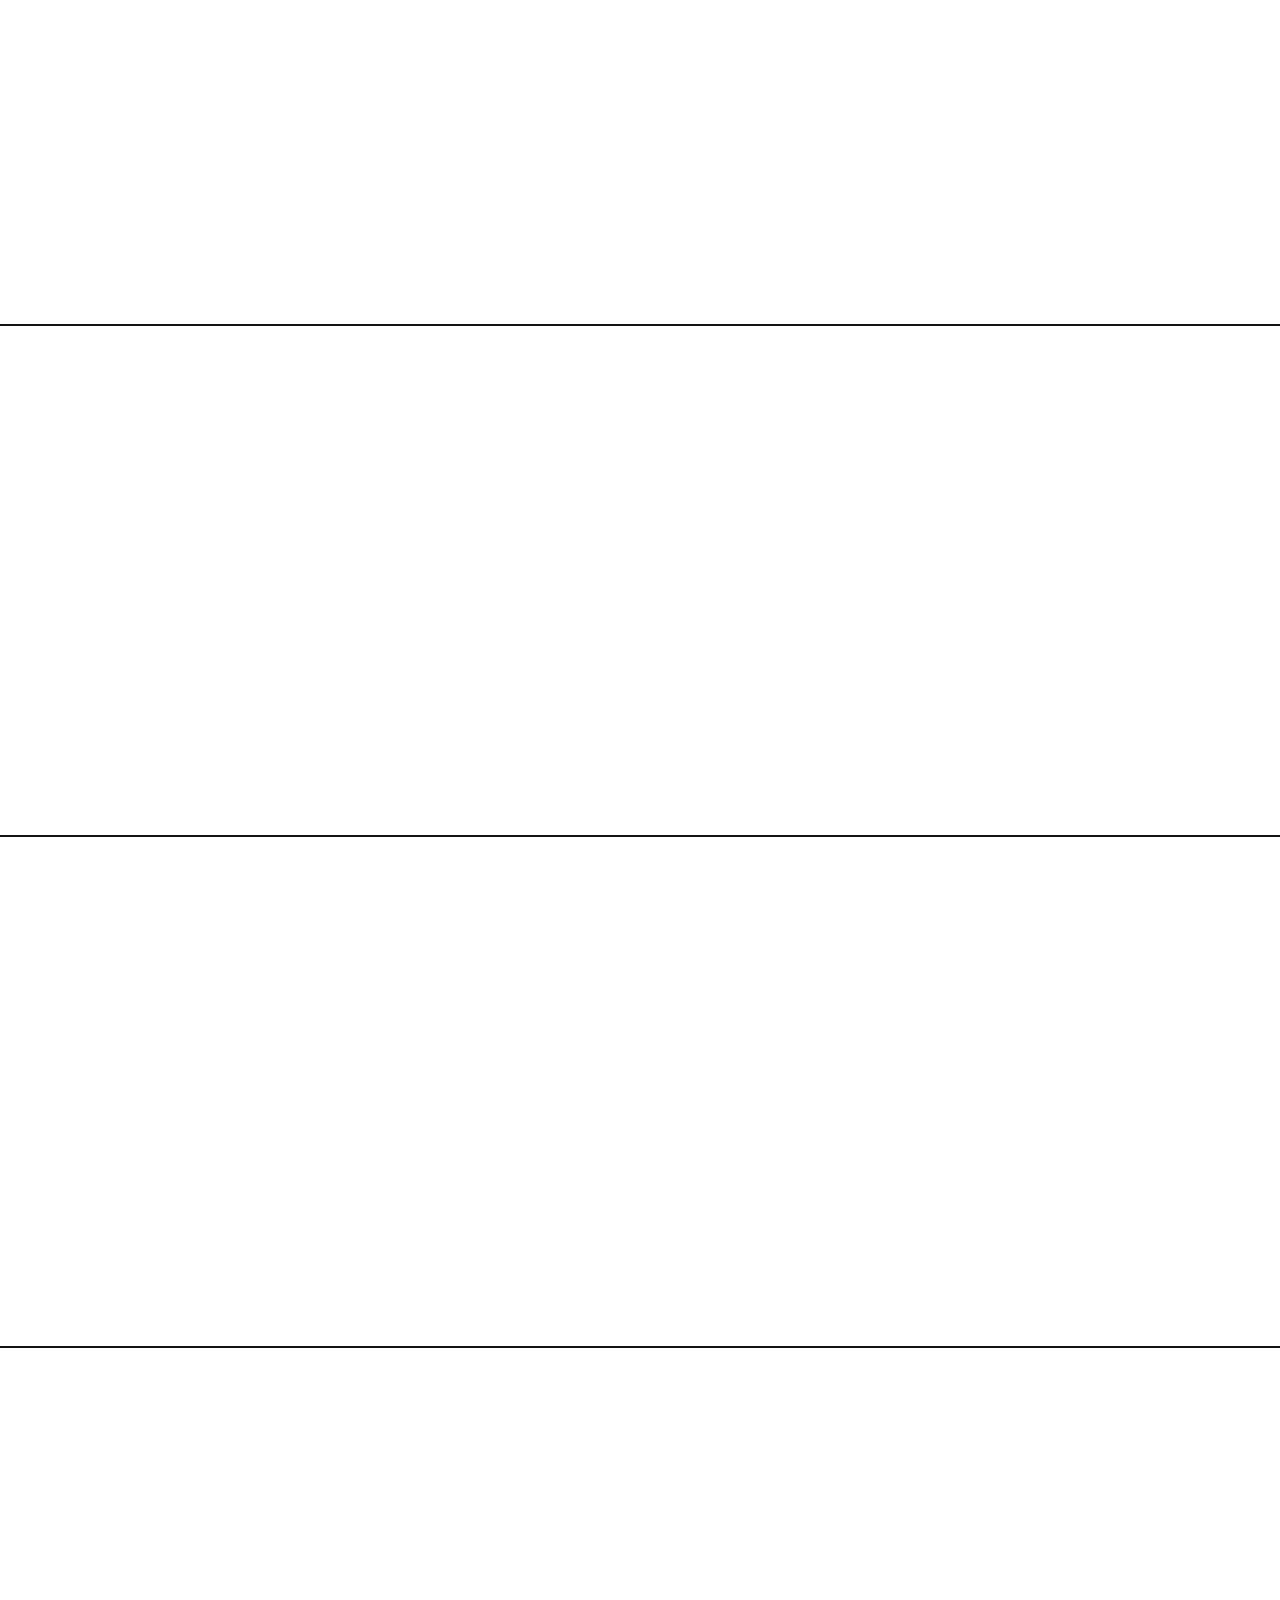
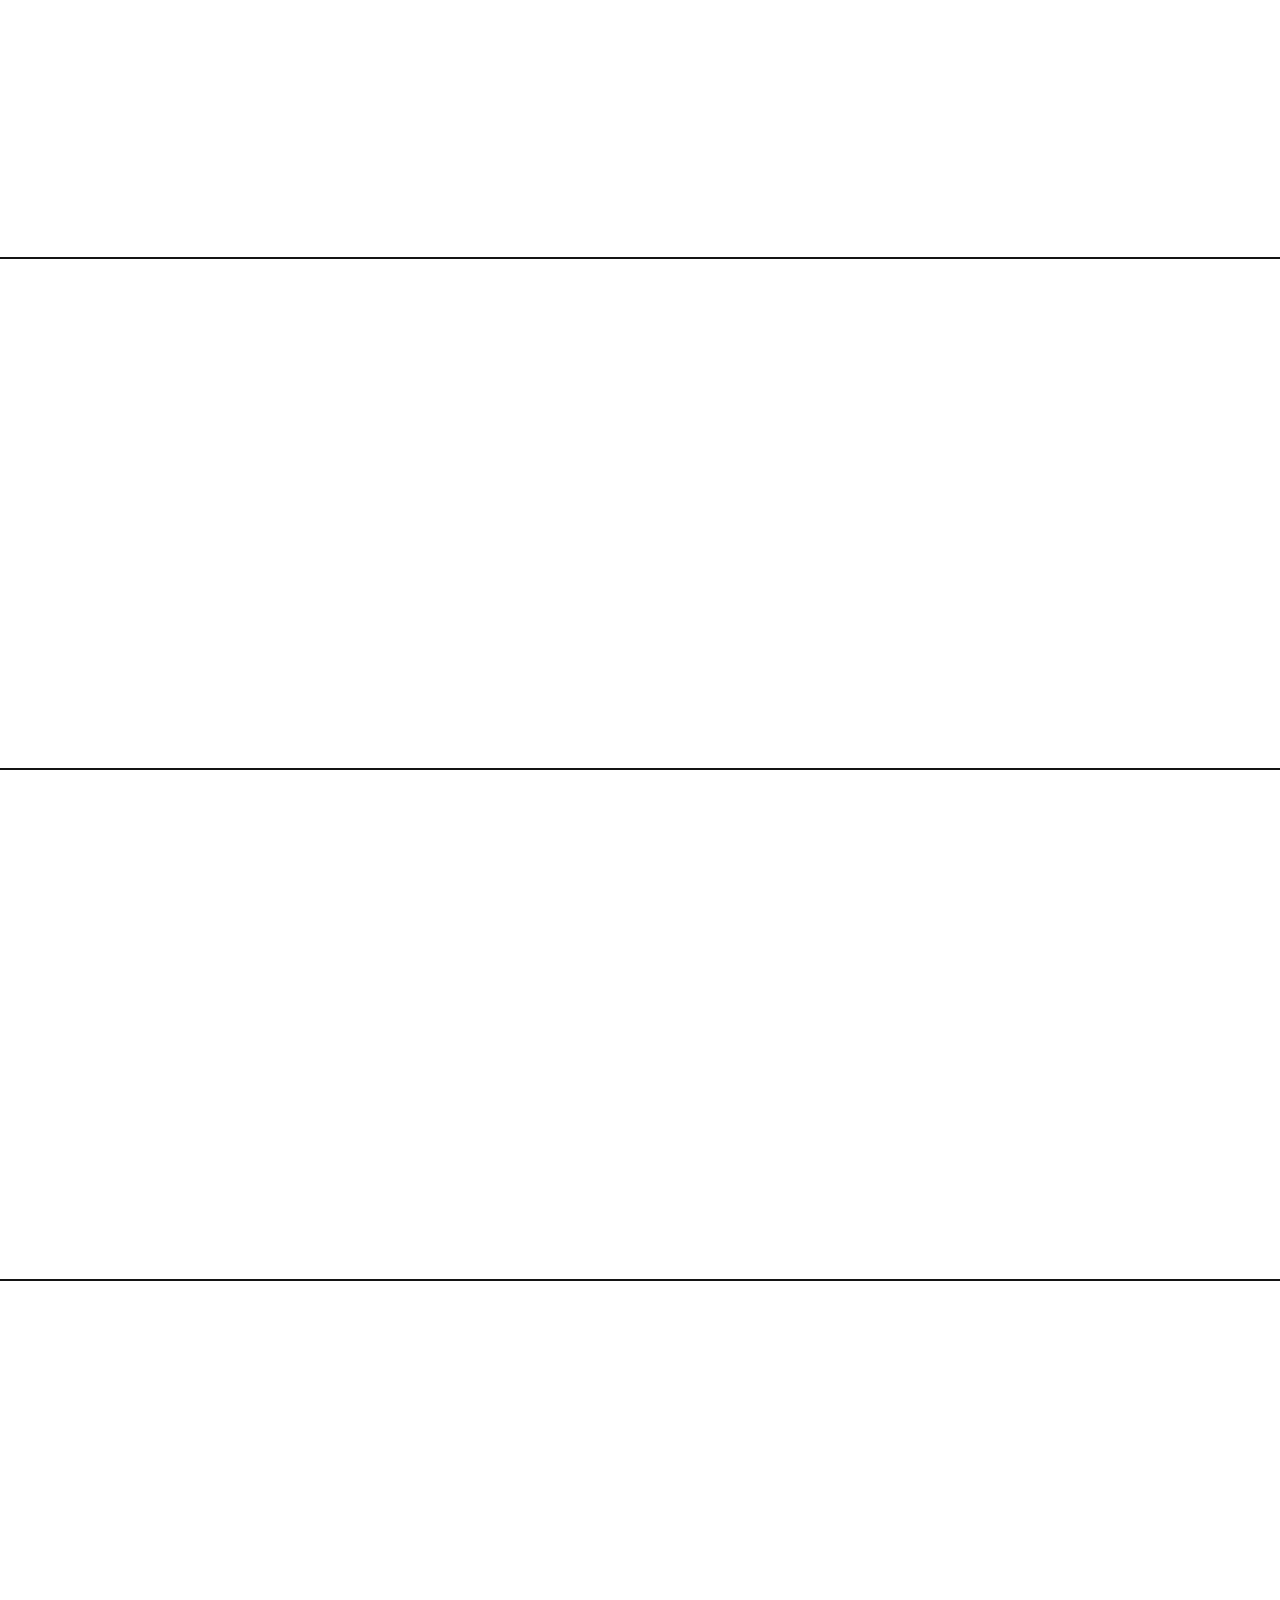
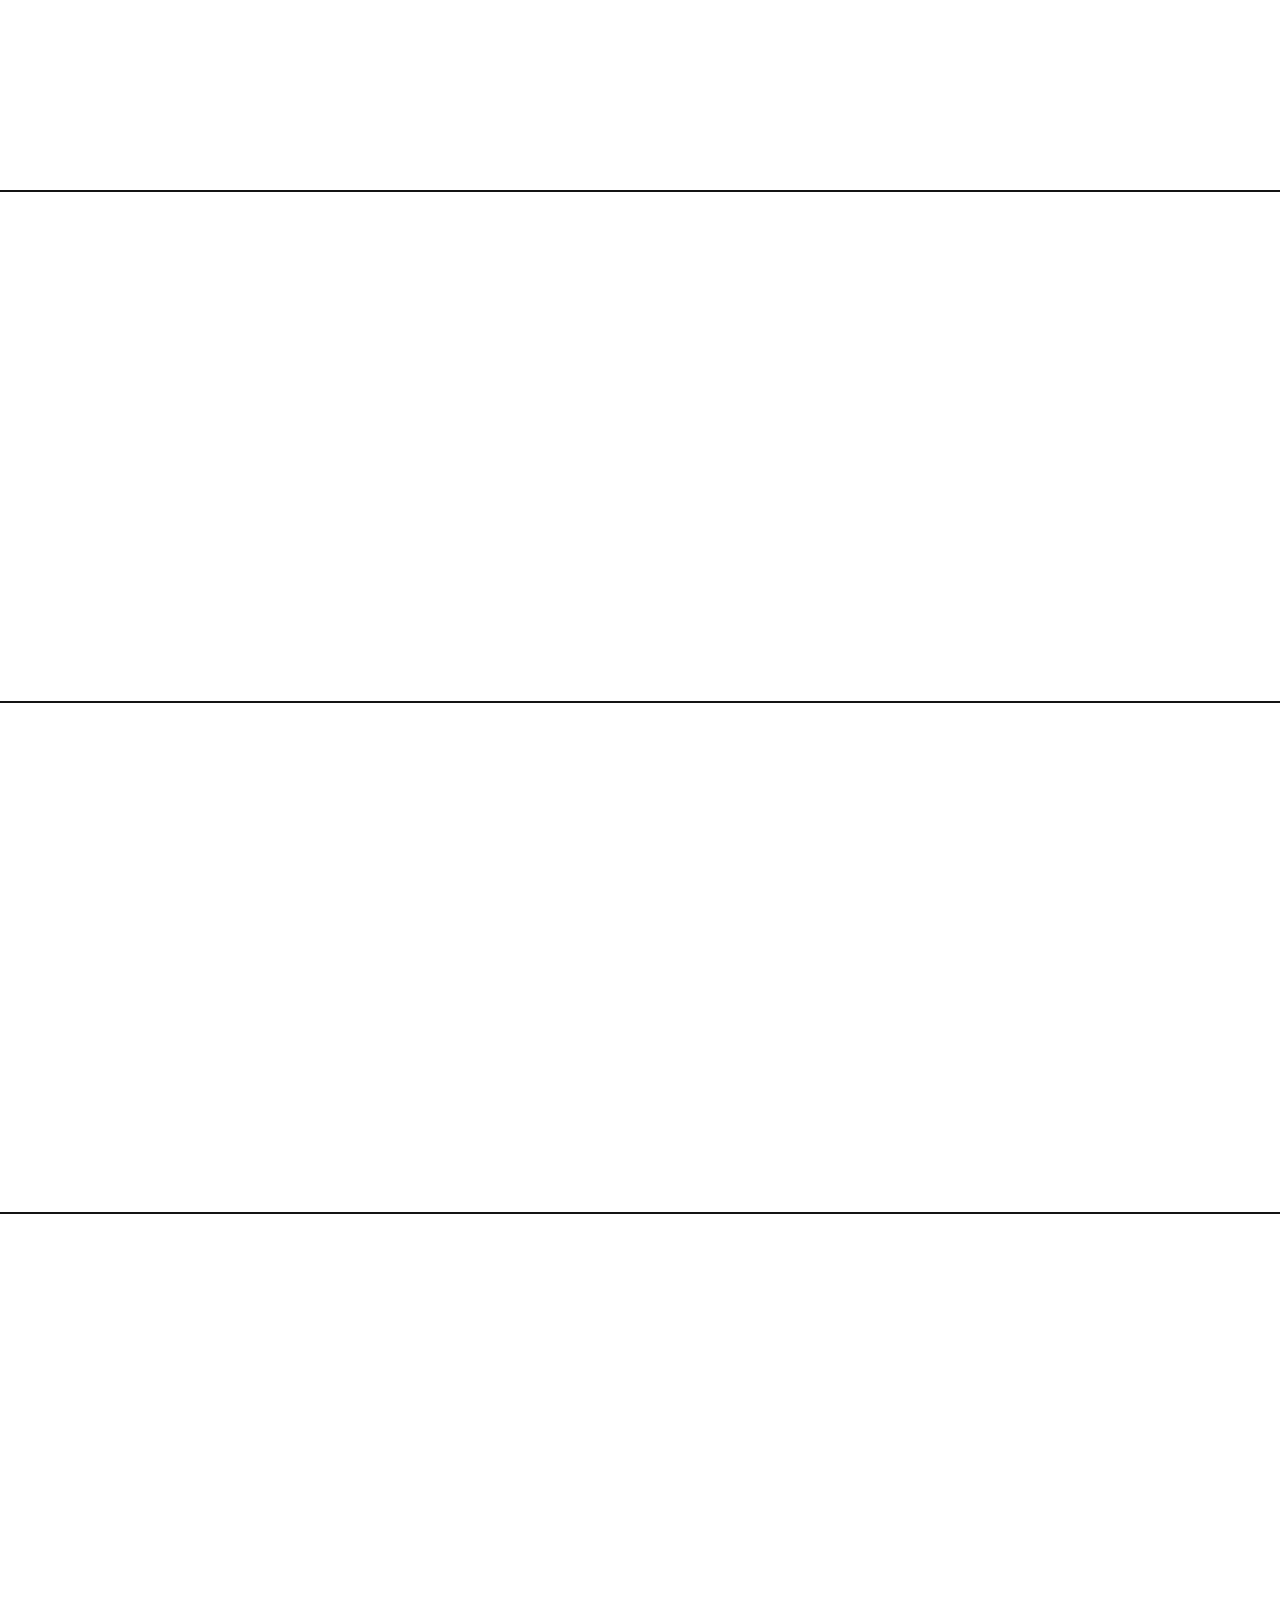
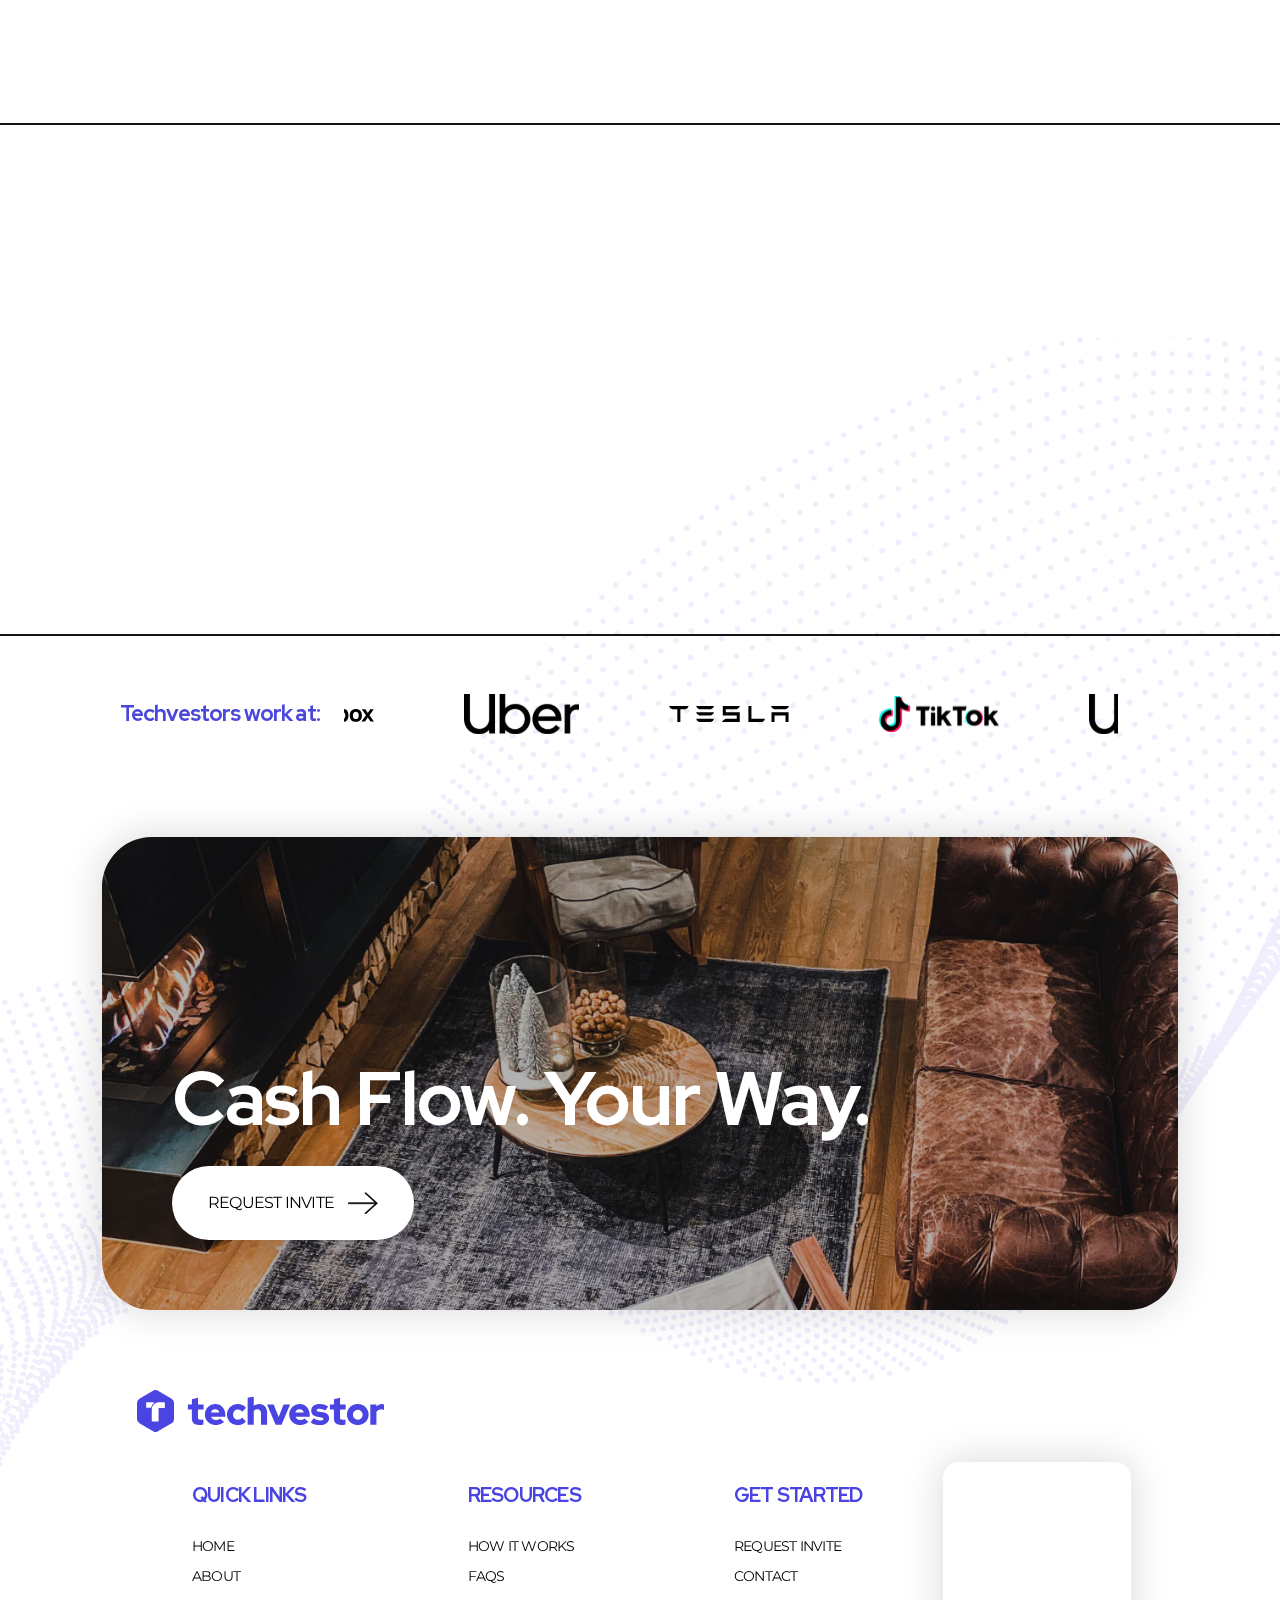
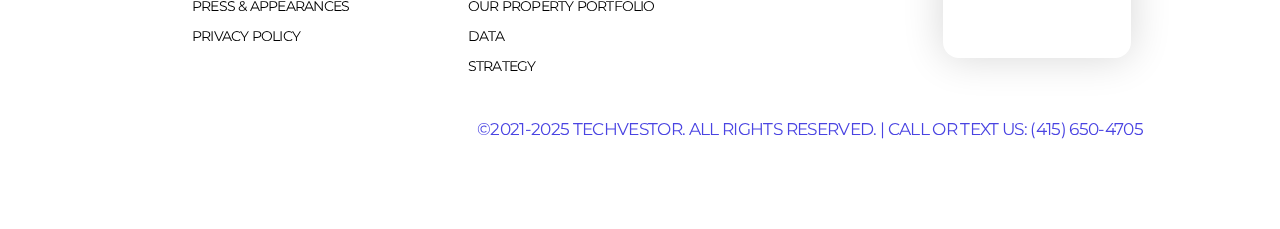
<file: press-and-appearances.html>
<!DOCTYPE html>
<html lang="en">
  <head>
    <meta charset="UTF-8" />
    <meta http-equiv="X-UA-Compatible" content="IE=edge" />
    <meta name="viewport" content="width=device-width, initial-scale=1.0" />
    <meta name="format-detection" content="telephone=no" />
    <!--Required Meta Tag-->
    <meta name="description" content="" />
    <meta name="keywords" content="" />

    <!--Favicon-->
    <link rel="shortcut icon" href="assets/images/favicon.svg" type="image/x-icon" />

    <!--Title-->
    <title>Techvestor - Press and Appearances</title>

    <!--Css-->
    <link rel="stylesheet" href="assets/css/style.css" />

    <!--Font-->
    <link href="https://fonts.googleapis.com/css2?family=Montserrat:wght@300;400;500;600;700;800;900&display=swap" rel="stylesheet" />
  </head>

  <body>
    <header class="headerSection" id="header">
      <div class="container">
        <div class="headerSection__holder">
          <div class="headerSection__logo">
            <a href="index.html">
              <img src="assets/images/logo.svg" alt="" />
            </a>
          </div>
          <div class="headerSection__navigation">
            <nav class="headerSection__navbar">
              <ul class="list-style-none">
                <li>
                  <a href="about.html">About</a>
                </li>
                <li>
                  <a href="data.html">Data</a>
                </li>
                <li>
                  <a href="strategy.html">Strategy</a>
                </li>
                <li>
                  <a href="how-it-work.html">How it works</a>
                </li>
                <li>
                  <a href="press-and-appearances.html">Press</a>
                </li>
                <li>
                  <a href="portfolio.html">Our Portfolio</a>
                </li>
                <li>
                  <a href="javscript:void(0)">Investor portal</a>
                </li>
              </ul>
            </nav>
            <a href="request.html" class="commonBtn blueBg requestBtn d-flex align-items-center justify-content-center">
              <span>Request Invite</span>
              <img src="assets/images/arrow.svg" alt="" />
            </a>
          </div>
          <div class="menu-icon">
            <span></span>
            <span></span>
            <span></span>
          </div>
        </div>
      </div>
    </header>
    <!--Header End-->
    <div class="header__height"></div>
    <main class="middle bottomBg--pattern leftBg--pattern">
      <section class="presshdr">
        <div class="container">
          <div class="presshdr__txt">
            <h2 class="h1 animated fdeIn__Up" data-emergence="hidden">Press and Appearances</h2>
          </div>
        </div>
      </section>
      <!-- Presshdr  End-->
      <section class="presstabs">
        <div class="container">
          <div class="presstabs__btns">
            <ul id="filterOptions">
              <li class="active">
                <a href="javascript:void(0)" class="all">All</a>
              </li>
              <li>
                <a href="javascript:void(0)" class="posdcast-list">PODCAsts</a>
              </li>
              <li>
                <a href="javascript:void(0)" class="article-list">FEATURES</a>
              </li>
            </ul>
          </div>
        </div>
      </section>
      <section class="pressdata" id="ourHolder">
        <div class="pressdata__hldr item posdcast-list">
          <div class="container">
            <div class="presshdr__inner">
              <div class="pressdata__item">
                <div class="pressdata__itemLft animated fdeIn__left" data-emergence="hidden">
                  <span class="pressdata__poddate">December 29, 2024</span>
                  <div class="pressdata__itemLftInr">
                    <img src="assets/images/th-richer-1.jpg" alt="" />
                  </div>
                </div>
                <div class="pressdata__itemRyt animated fdeIn__Up" data-emergence="hidden">
                  <span class="pressdata__podtype">Podcast</span>
                  <div class="itemRytHead">
                    <h3>The Reacher Geek</h3>
                  </div>
                  <div class="itemRytDiscrip">
                    <p>Real Estate Investing & Short Term Rentals</p>
                  </div>
                  <div class="itemRytPodtxt">
                    <div class="itemRytPodtxt__btnone">
                      <a href="javascript:void(0)" class="commonBtn commonBoxshadow blueBg">
                        <span>
                          <img src="assets/images/pod-one-btn.svg" alt="" />
                        </span>
                        <span>Listen Now</span>
                      </a>
                    </div>
                    <div class="itemRytPodtxt__btnmulti">
                      <span class="podcstlcn">Listen on</span>
                      <div class="podcstIcon__listOuter">
                        <div class="podcstIcon__list">
                          <a href="javascript:void(0)" target="_blank" class="podcstIcon__list--item podcstIcon">
                            <img src="assets/images/Group-2053.svg" alt="" />
                          </a>
                          <a href="javascript:void(0)" target="_blank" class="podcstIcon__list--item podcstdoticn">
                            <img src="assets/images/Group-2054.svg" alt="" />
                          </a>
                          <a href="javascript:void(0)" target="_blank" class="podcstIcon__list--item podcstYoutb">
                            <img src="assets/images/youtube_icon.svg" alt="" />
                          </a>
                        </div>
                      </div>
                    </div>
                  </div>
                </div>
              </div>
            </div>
          </div>
        </div>
        <!--2  -->
        <div class="pressdata__hldr item posdcast-list">
          <div class="container">
            <div class="presshdr__inner">
              <div class="pressdata__item">
                <div class="pressdata__itemLft animated fdeIn__left" data-emergence="hidden">
                  <span class="pressdata__poddate">January 2, 2023</span>
                  <div class="pressdata__itemLftInr">
                    <img src="assets/images/just-start.jpg" alt="" />
                  </div>
                </div>
                <div class="pressdata__itemRyt animated fdeIn__Up" data-emergence="hidden">
                  <span class="pressdata__podtype">Podcast</span>
                  <div class="itemRytHead">
                    <h3>Just Start Real Estate with Mike Simmons</h3>
                  </div>
                  <div class="itemRytDiscrip">
                    <p>Ex-Facebook People Leader Turned Short-Term Rental Investor on Building a Data-Driven STR Empire</p>
                  </div>
                  <div class="itemRytPodtxt">
                    <div class="itemRytPodtxt__btnone">
                      <a href="javascript:void(0)" class="commonBtn commonBoxshadow blueBg">
                        <span>
                          <img src="assets/images/pod-one-btn.svg" alt="" />
                        </span>
                        <span>Listen Now</span>
                      </a>
                    </div>
                    <div class="itemRytPodtxt__btnmulti">
                      <span class="podcstlcn">Listen on</span>
                      <div class="podcstIcon__listOuter">
                        <div class="podcstIcon__list">
                          <a href="javascript:void(0)" target="_blank" class="podcstIcon__list--item podcstIcon">
                            <img src="assets/images/Group-2053.svg" alt="" />
                          </a>
                          <a href="javascript:void(0)" target="_blank" class="podcstIcon__list--item podcstdoticn">
                            <img src="assets/images/Group-2054.svg" alt="" />
                          </a>
                          <a href="javascript:void(0)" target="_blank" class="podcstIcon__list--item podcstYoutb">
                            <img src="assets/images/youtube_icon.svg" alt="" />
                          </a>
                        </div>
                      </div>
                    </div>
                  </div>
                </div>
              </div>
            </div>
          </div>
        </div>
        <!-- 3 -->
        <div class="pressdata__hldr item posdcast-list">
          <div class="container">
            <div class="presshdr__inner">
              <div class="pressdata__item">
                <div class="pressdata__itemLft animated fdeIn__left" data-emergence="hidden">
                  <span class="pressdata__poddate">December 29, 2024</span>
                  <div class="pressdata__itemLftInr">
                    <img src="assets/images/str-data.jpg" alt="" />
                  </div>
                </div>
                <div class="pressdata__itemRyt animated fdeIn__Up" data-emergence="hidden">
                  <span class="pressdata__podtype">Podcast</span>
                  <div class="itemRytHead">
                    <h3>STR Data Lab™ by AirDNA</h3>
                  </div>
                  <div class="itemRytDiscrip">
                    <p>Taylor Jones: How to Find Gaps in the Data and Use Amenities to Stand Out</p>
                  </div>
                  <div class="itemRytPodtxt">
                    <div class="itemRytPodtxt__btnone">
                      <a href="javascript:void(0)" class="commonBtn commonBoxshadow blueBg">
                        <span>
                          <img src="assets/images/pod-one-btn.svg" alt="" />
                        </span>
                        <span>Listen Now</span>
                      </a>
                    </div>
                    <div class="itemRytPodtxt__btnmulti">
                      <span class="podcstlcn">Listen on</span>
                      <div class="podcstIcon__listOuter">
                        <div class="podcstIcon__list">
                          <a href="javascript:void(0)" target="_blank" class="podcstIcon__list--item podcstIcon">
                            <img src="assets/images/Group-2053.svg" alt="" />
                          </a>
                          <a href="javascript:void(0)" target="_blank" class="podcstIcon__list--item podcstdoticn">
                            <img src="assets/images/Group-2054.svg" alt="" />
                          </a>
                          <a href="javascript:void(0)" target="_blank" class="podcstIcon__list--item podcstYoutb">
                            <img src="assets/images/youtube_icon.svg" alt="" />
                          </a>
                        </div>
                      </div>
                    </div>
                  </div>
                </div>
              </div>
            </div>
          </div>
        </div>
        <!-- 4 -->
        <div class="pressdata__hldr item posdcast-list">
          <div class="container">
            <div class="presshdr__inner">
              <div class="pressdata__item">
                <div class="pressdata__itemLft animated fdeIn__left" data-emergence="hidden">
                  <span class="pressdata__poddate">November 28, 2025</span>
                  <div class="pressdata__itemLftInr">
                    <img src="assets/images/old-dawgs.jpg" alt="" />
                  </div>
                </div>
                <div class="pressdata__itemRyt animated fdeIn__Up" data-emergence="hidden">
                  <span class="pressdata__podtype">Podcast</span>
                  <div class="itemRytHead">
                    <h3>Old Dawg’s REI Network with Bill Manassero</h3>
                  </div>
                  <div class="itemRytDiscrip">
                    <p>679: Passive Investment Opportunities With AirBNBs</p>
                  </div>
                  <div class="itemRytPodtxt">
                    <div class="itemRytPodtxt__btnone">
                      <a href="javascript:void(0)" class="commonBtn commonBoxshadow blueBg">
                        <span>
                          <img src="assets/images/pod-one-btn.svg" alt="" />
                        </span>
                        <span>Listen Now</span>
                      </a>
                    </div>
                    <div class="itemRytPodtxt__btnmulti">
                      <span class="podcstlcn">Listen on</span>
                      <div class="podcstIcon__listOuter">
                        <div class="podcstIcon__list">
                          <a href="javascript:void(0)" target="_blank" class="podcstIcon__list--item podcstIcon">
                            <img src="assets/images/Group-2053.svg" alt="" />
                          </a>
                          <a href="javascript:void(0)" target="_blank" class="podcstIcon__list--item podcstdoticn">
                            <img src="assets/images/Group-2054.svg" alt="" />
                          </a>
                        </div>
                      </div>
                    </div>
                  </div>
                </div>
              </div>
            </div>
          </div>
        </div>
        <!-- 5 -->
        <div class="pressdata__hldr item posdcast-list">
          <div class="container">
            <div class="presshdr__inner">
              <div class="pressdata__item">
                <div class="pressdata__itemLft animated fdeIn__left" data-emergence="hidden">
                  <span class="pressdata__poddate">November 17, 2025</span>
                  <div class="pressdata__itemLftInr">
                    <img src="assets/images/investing-real-estt.jpg" alt="" />
                  </div>
                </div>
                <div class="pressdata__itemRyt animated fdeIn__Up" data-emergence="hidden">
                  <span class="pressdata__podtype">Podcast</span>
                  <div class="itemRytHead">
                    <h3>Investing in Real Estate with Clayton Morris | Investing for Beginners</h3>
                  </div>
                  <div class="itemRytDiscrip">
                    <p>896: How to Make Amazing Returns with Short-Term Rentals - Interview with Sief Khafagi - Episode 896</p>
                  </div>
                  <div class="itemRytPodtxt">
                    <div class="itemRytPodtxt__btnone">
                      <a href="javascript:void(0)" class="commonBtn commonBoxshadow blueBg">
                        <span>
                          <img src="assets/images/pod-one-btn.svg" alt="" />
                        </span>
                        <span>Listen Now</span>
                      </a>
                    </div>
                    <div class="itemRytPodtxt__btnmulti">
                      <span class="podcstlcn">Listen on</span>
                      <div class="podcstIcon__listOuter">
                        <div class="podcstIcon__list">
                          <a href="javascript:void(0)" target="_blank" class="podcstIcon__list--item podcstIcon">
                            <img src="assets/images/Group-2053.svg" alt="" />
                          </a>
                          <a href="javascript:void(0)" target="_blank" class="podcstIcon__list--item podcstdoticn">
                            <img src="assets/images/Group-2054.svg" alt="" />
                          </a>
                        </div>
                      </div>
                    </div>
                  </div>
                </div>
              </div>
            </div>
          </div>
        </div>
        <!-- 6 -->
        <div class="pressdata__hldr item posdcast-list">
          <div class="container">
            <div class="presshdr__inner">
              <div class="pressdata__item">
                <div class="pressdata__itemLft animated fdeIn__left" data-emergence="hidden">
                  <span class="pressdata__poddate">November 10, 2025</span>
                  <div class="pressdata__itemLftInr">
                    <img src="assets/images/icons-pik.jpg" alt="" />
                  </div>
                </div>
                <div class="pressdata__itemRyt animated fdeIn__Up" data-emergence="hidden">
                  <span class="pressdata__podtype">Podcast</span>
                  <div class="itemRytHead">
                    <h3>Icons of Real Estate Podcast</h3>
                  </div>
                  <div class="itemRytDiscrip">
                    <p>Airbnb Business: Where, When, Why - Talking About Short-Term Rental With Sief Khafagi - Episode 144</p>
                  </div>
                  <div class="itemRytPodtxt">
                    <div class="itemRytPodtxt__btnone">
                      <a href="javascript:void(0)" class="commonBtn commonBoxshadow blueBg">
                        <span>
                          <img src="assets/images/pod-one-btn.svg" alt="" />
                        </span>
                        <span>Listen Now</span>
                      </a>
                    </div>
                    <div class="itemRytPodtxt__btnmulti">
                      <span class="podcstlcn">Listen on</span>
                      <div class="podcstIcon__listOuter">
                        <div class="podcstIcon__list">
                          <a href="javascript:void(0)" target="_blank" class="podcstIcon__list--item podcstIcon">
                            <img src="assets/images/Group-2053.svg" alt="" />
                          </a>
                          <a href="javascript:void(0)" target="_blank" class="podcstIcon__list--item podcstdoticn">
                            <img src="assets/images/Group-2054.svg" alt="" />
                          </a>
                          <a href="javascript:void(0)" target="_blank" class="podcstIcon__list--item podcstYoutb">
                            <img src="assets/images/youtube_icon.svg" alt="" />
                          </a>
                        </div>
                      </div>
                    </div>
                  </div>
                </div>
              </div>
            </div>
          </div>
        </div>
        <!-- 7 -->
        <div class="pressdata__hldr item posdcast-list">
          <div class="container">
            <div class="presshdr__inner">
              <div class="pressdata__item">
                <div class="pressdata__itemLft animated fdeIn__left" data-emergence="hidden">
                  <span class="pressdata__poddate">November 10, 2025</span>
                  <div class="pressdata__itemLftInr">
                    <img src="assets/images/most-wndrfl.jpg" alt="" />
                  </div>
                </div>
                <div class="pressdata__itemRyt animated fdeIn__Up" data-emergence="hidden">
                  <span class="pressdata__podtype">Podcast</span>
                  <div class="itemRytHead">
                    <h3>The Most Dwanderful Real Estate Podcast Ever!</h3>
                  </div>
                  <div class="itemRytDiscrip">
                    <p>#303 - Building Passive Income Through Short-term Rental With Sief Khafagi of Techvestor</p>
                  </div>
                  <div class="itemRytPodtxt">
                    <div class="itemRytPodtxt__btnone">
                      <a href="javascript:void(0)" class="commonBtn commonBoxshadow blueBg">
                        <span>
                          <img src="assets/images/pod-one-btn.svg" alt="" />
                        </span>
                        <span>Listen Now</span>
                      </a>
                    </div>
                    <div class="itemRytPodtxt__btnmulti">
                      <span class="podcstlcn">Listen on</span>
                      <div class="podcstIcon__listOuter">
                        <div class="podcstIcon__list">
                          <a href="javascript:void(0)" target="_blank" class="podcstIcon__list--item podcstIcon">
                            <img src="assets/images/Group-2053.svg" alt="" />
                          </a>
                          <a href="javascript:void(0)" target="_blank" class="podcstIcon__list--item podcstdoticn">
                            <img src="assets/images/Group-2054.svg" alt="" />
                          </a>
                        </div>
                      </div>
                    </div>
                  </div>
                </div>
              </div>
            </div>
          </div>
        </div>
        <!-- 8 -->
        <div class="pressdata__hldr item">
          <div class="container">
            <div class="presshdr__inner">
              <div class="pressdata__item">
                <div class="pressdata__itemLft animated fdeIn__left" data-emergence="hidden">
                  <span class="pressdata__poddate">January 2, 2023</span>
                  <div class="pressdata__itemLftInr">
                    <img src="assets/images/invest-woman.jpg" alt="" />
                  </div>
                </div>
                <div class="pressdata__itemRyt animated fdeIn__Up" data-emergence="hidden">
                  <span class="pressdata__podtype">Podcast</span>
                  <div class="itemRytHead">
                    <h3>Real Estate Investing For Women</h3>
                  </div>
                  <div class="itemRytDiscrip">
                    <p>Passively Invest In Short-Term Rentals (AKA Airbnbs) With Sief Khafagi - Real Estate For Women</p>
                  </div>
                  <div class="itemRytPodtxt">
                    <div class="itemRytPodtxt__btnone">
                      <a href="javascript:void(0)" class="commonBtn commonBoxshadow blueBg">
                        <span>
                          <img src="assets/images/pod-one-btn.svg" alt="" />
                        </span>
                        <span>Listen Now</span>
                      </a>
                    </div>
                    <div class="itemRytPodtxt__btnmulti">
                      <span class="podcstlcn">Listen on</span>
                      <div class="podcstIcon__listOuter">
                        <div class="podcstIcon__list">
                          <a href="javascript:void(0)" target="_blank" class="podcstIcon__list--item podcstIcon">
                            <img src="assets/images/Group-2053.svg" alt="" />
                          </a>
                          <a href="javascript:void(0)" target="_blank" class="podcstIcon__list--item podcstdoticn">
                            <img src="assets/images/Group-2054.svg" alt="" />
                          </a>
                        </div>
                      </div>
                    </div>
                  </div>
                </div>
              </div>
            </div>
          </div>
        </div>
        <!-- 9 -->
        <div class="pressdata__hldr item posdcast-list">
          <div class="container">
            <div class="presshdr__inner">
              <div class="pressdata__item">
                <div class="pressdata__itemLft animated fdeIn__left" data-emergence="hidden">
                  <span class="pressdata__poddate">September 7, 2025</span>
                  <div class="pressdata__itemLftInr">
                    <img src="assets/images/rei.jpg" alt="" />
                  </div>
                </div>
                <div class="pressdata__itemRyt animated fdeIn__Up" data-emergence="hidden">
                  <span class="pressdata__podtype">Podcast</span>
                  <div class="itemRytHead">
                    <h3>REI Marketing Nerds</h3>
                  </div>
                  <div class="itemRytDiscrip">
                    <p>Episode #181 - Breaking Into The Short-Term Rental Market With Sief Khafagi, Part 1</p>
                  </div>
                  <div class="itemRytPodtxt">
                    <div class="itemRytPodtxt__btnone">
                      <a href="javascript:void(0)" class="commonBtn commonBoxshadow blueBg">
                        <span>
                          <img src="assets/images/pod-one-btn.svg" alt="" />
                        </span>
                        <span>Listen Now</span>
                      </a>
                    </div>
                    <div class="itemRytPodtxt__btnmulti">
                      <span class="podcstlcn">Listen on</span>
                      <div class="podcstIcon__listOuter">
                        <div class="podcstIcon__list">
                          <a href="javascript:void(0)" target="_blank" class="podcstIcon__list--item podcstIcon">
                            <img src="assets/images/Group-2053.svg" alt="" />
                          </a>
                          <a href="javascript:void(0)" target="_blank" class="podcstIcon__list--item podcstdoticn">
                            <img src="assets/images/Group-2054.svg" alt="" />
                          </a>
                          <a href="javascript:void(0)" target="_blank" class="podcstIcon__list--item podcstYoutb">
                            <img src="assets/images/youtube_icon.svg" alt="" />
                          </a>
                        </div>
                      </div>
                    </div>
                  </div>
                </div>
              </div>
            </div>
          </div>
        </div>
        <!-- 10 -->
        <div class="pressdata__hldr item posdcast-list">
          <div class="container">
            <div class="presshdr__inner">
              <div class="pressdata__item">
                <div class="pressdata__itemLft animated fdeIn__left" data-emergence="hidden">
                  <span class="pressdata__poddate">August 10, 2025</span>
                  <div class="pressdata__itemLftInr">
                    <img src="assets/images/peer-2-peer.jpg" alt="" />
                  </div>
                </div>
                <div class="pressdata__itemRyt animated fdeIn__Up" data-emergence="hidden">
                  <span class="pressdata__podtype">Podcast</span>
                  <div class="itemRytHead">
                    <h3>Peer 2 Peer Real Estate’s podcast</h3>
                  </div>
                  <div class="itemRytDiscrip">
                    <p>Show 247 : Using Short Term Rentals To Build Wealth With Sief Khafagi</p>
                  </div>
                  <div class="itemRytPodtxt">
                    <div class="itemRytPodtxt__btnone">
                      <a href="javascript:void(0)" class="commonBtn commonBoxshadow blueBg">
                        <span>
                          <img src="assets/images/pod-one-btn.svg" alt="" />
                        </span>
                        <span>Listen Now</span>
                      </a>
                    </div>
                    <div class="itemRytPodtxt__btnmulti">
                      <span class="podcstlcn">Listen on</span>
                      <div class="podcstIcon__listOuter">
                        <div class="podcstIcon__list">
                          <a href="javascript:void(0)" target="_blank" class="podcstIcon__list--item podcstIcon">
                            <img src="assets/images/Group-2053.svg" alt="" />
                          </a>
                          <a href="javascript:void(0)" target="_blank" class="podcstIcon__list--item podcstdoticn">
                            <img src="assets/images/Group-2054.svg" alt="" />
                          </a>
                        </div>
                      </div>
                    </div>
                  </div>
                </div>
              </div>
            </div>
          </div>
        </div>
        <!-- 11 -->
        <div class="pressdata__hldr item posdcast-list">
          <div class="container">
            <div class="presshdr__inner">
              <div class="pressdata__item">
                <div class="pressdata__itemLft animated fdeIn__left" data-emergence="hidden">
                  <span class="pressdata__poddate">August 4, 2025</span>
                  <div class="pressdata__itemLftInr">
                    <img src="assets/images/money-school.jpg" alt="" />
                  </div>
                </div>
                <div class="pressdata__itemRyt animated fdeIn__Up" data-emergence="hidden">
                  <span class="pressdata__podtype">Podcast</span>
                  <div class="itemRytHead">
                    <h3>Money School Podcast</h3>
                  </div>
                  <div class="itemRytDiscrip">
                    <p>Can Short-Term Rentals Survive a Recession? If You Do This, They Can with Sief Khafagi</p>
                  </div>
                  <div class="itemRytPodtxt">
                    <div class="itemRytPodtxt__btnone">
                      <a href="javascript:void(0)" class="commonBtn commonBoxshadow blueBg">
                        <span>
                          <img src="assets/images/pod-one-btn.svg" alt="" />
                        </span>
                        <span>Listen Now</span>
                      </a>
                    </div>
                    <div class="itemRytPodtxt__btnmulti">
                      <span class="podcstlcn">Listen on</span>
                      <div class="podcstIcon__listOuter">
                        <div class="podcstIcon__list">
                          <a href="javascript:void(0)" target="_blank" class="podcstIcon__list--item podcstIcon">
                            <img src="assets/images/Group-2053.svg" alt="" />
                          </a>
                          <a href="javascript:void(0)" target="_blank" class="podcstIcon__list--item podcstdoticn">
                            <img src="assets/images/Group-2054.svg" alt="" />
                          </a>
                        </div>
                      </div>
                    </div>
                  </div>
                </div>
              </div>
            </div>
          </div>
        </div>
        <!-- 12 -->
        <div class="pressdata__hldr item article-list">
          <div class="container">
            <div class="presshdr__inner">
              <div class="pressdata__item">
                <div class="pressdata__itemLft animated fdeIn__left" data-emergence="hidden">
                  <span class="pressdata__poddate">January 23, 2023</span>
                  <div class="pressdata__itemLftInr">
                    <img src="assets/images/venturebest.jpg" alt="" />
                  </div>
                </div>
                <div class="pressdata__itemRyt animated fdeIn__Up" data-emergence="hidden">
                  <span class="pressdata__podtype">Article</span>
                  <div class="itemRytHead">
                    <h3>You can now passively invest in Airbnbs without doing any of the work</h3>
                  </div>
                  <div class="itemRytDiscrip">
                    <p>Hotels are falling out of favor with the discerning traveler, and for good reason. Since the pandemic…</p>
                  </div>
                  <div class="itemRytPodtxt podcstlcnArtcl">
                    <div class="itemRytPodtxt__btnone">
                      <a href="javascript:void(0)" target="_blank" class="commonBtn blueBg">
                        <span>Read Now</span>
                      </a>
                    </div>
                    <div class="itemRytPodtxt__btnmulti">
                      <span class="podcstlcn">Featured in: VentureBeat</span>
                    </div>
                  </div>
                </div>
              </div>
            </div>
          </div>
        </div>
        <!-- 13 -->
        <div class="pressdata__hldr item article-list">
          <div class="container">
            <div class="presshdr__inner">
              <div class="pressdata__item">
                <div class="pressdata__itemLft animated fdeIn__left" data-emergence="hidden">
                  <span class="pressdata__poddate">January 18, 2023</span>
                  <div class="pressdata__itemLftInr">
                    <img src="assets/images/market-watch1.jpg" alt="" />
                  </div>
                </div>
                <div class="pressdata__itemRyt animated fdeIn__Up" data-emergence="hidden">
                  <span class="pressdata__podtype">Article</span>
                  <div class="itemRytHead">
                    <h3>Techvestor Enters Fund 2, Expanding Its Large STR Portfolio Across America</h3>
                  </div>
                  <div class="itemRytDiscrip">
                    <p>Real estate investments have been around since the early 1800s, so it is hard for anything to happen…</p>
                  </div>
                  <div class="itemRytPodtxt podcstlcnArtcl">
                    <div class="itemRytPodtxt__btnone">
                      <a href="javascript:void(0)" target="_blank" class="commonBtn blueBg">
                        <span>Read Now</span>
                      </a>
                    </div>
                    <div class="itemRytPodtxt__btnmulti">
                      <span class="podcstlcn">Featured in: MarketWatch</span>
                    </div>
                  </div>
                </div>
              </div>
            </div>
          </div>
        </div>
      </section>
      <section class="reviewSection aboutReview">
        <div class="container">
          <div class="row align-items-center">
            <div class="col-12 col-sm-6 col-md-6 col-lg-3 textColumn">
              <div class="reviewSection__text">
                <h6 class="blueClr m-0">Techvestors work at:</h6>
              </div>
            </div>
            <div class="col-12 col-sm-12 col-md-12 col-lg-9 sliderColumn">
              <div class="reviewSection__clients client-slider">
                <div class="client-slider--item">
                  <img src="assets/images/dropbox-logo.svg" alt="" />
                </div>
                <div class="client-slider--item">
                  <img src="assets/images/uber-logo.svg" alt="" />
                </div>
                <div class="client-slider--item">
                  <img src="assets/images/tesla-logo.svg" alt="" />
                </div>
                <div class="client-slider--item">
                  <img src="assets/images/tikTok-logo.svg" alt="" />
                </div>
                <div class="client-slider--item">
                  <img src="assets/images/uber-logo.svg" alt="" />
                </div>
                <div class="client-slider--item">
                  <img src="assets/images/tesla-logo.svg" alt="" />
                </div>
              </div>
            </div>
          </div>
        </div>
      </section>
      <!-- Team Review End -->
      <section class="commonBtmSection aboutCommon">
        <div class="container">
          <div class="commonBtmSection__wrapper commonBoxshadow" style="background-image: url(./assets/images/pod-btm.jpg)">
            <div class="commonBtmSection__cntnt">
              <div class="commonHeading whiteClr animated" data-emergence="visible ">Cash Flow. Your Way.</div>
            </div>
            <div class="btn__wrapper d-flex align-items-center">
              <a href="request.html" class="commonBtn whiteBg blackClr d-flex align-items-center justify-content-center">
                <span>Request Invite</span>
                <svg xmlns="http://www.w3.org/2000/svg " width="22.907 " height="17.147 " viewBox="0 0 22.907 17.147 ">
                  <path
                    id="Path_1 "
                    data-name="Path 1 "
                    d="M8.221,0,0,9.1l.6.542L7.816,1.653V22.284h.808V1.653l7.217,7.985.6-.542Z "
                    transform="translate(22.534 0.353) rotate(90) "
                    stroke-width="0.5 "
                  />
                </svg>
              </a>
            </div>
          </div>
        </div>
      </section>
    </main>
    <!-- Middle End -->
    <footer class="footerSection">
      <div class="container">
        <div class="footerSection__wrapper">
          <div class="footerSection__logo">
            <img src="assets/images/logo.svg" alt="" />
          </div>
          <div class="footerSection__nav">
            <div class="footerSection__row d-flex">
              <div class="footerSection__column quickLinks">
                <h6>Quick Links</h6>
                <ul class="list-style-none">
                  <li>
                    <a href="index.html">Home</a>
                  </li>
                  <li>
                    <a href="about.html">About</a>
                  </li>
                  <li>
                    <a href="press-and-appearances.html">Press & Appearances</a>
                  </li>
                  <li>
                    <a href="privacy-policy.html">Privacy Policy</a>
                  </li>
                </ul>
              </div>
              <div class="footerSection__column resources">
                <h6>Resources</h6>
                <ul class="list-style-none">
                  <li>
                    <a href="how-it-work.html">How it Works</a>
                  </li>
                  <li>
                    <a href="faq.html">FAQs</a>
                  </li>
                  <li>
                    <a href="portfolio.html">Our Property Portfolio</a>
                  </li>
                  <li>
                    <a href="data.html">Data</a>
                  </li>
                  <li>
                    <a href="strategy.html">Strategy</a>
                  </li>
                </ul>
              </div>
              <div class="footerSection__column getStarted">
                <h6>Get Started</h6>
                <ul class="list-style-none">
                  <li>
                    <a href="request.html">Request Invite</a>
                  </li>
                  <li>
                    <a href="contact-us.html">Contact</a>
                  </li>
                </ul>
              </div>
              <div class="footerSection__column reviewBadge">
                <div class="reviewBadge__inner">
                  <iframe
                    src="https://widget.reviews.io/badge-modern/widget?elementId=badge-160&amp;version=1&amp;&amp;store=scoutpads&amp;primaryClr=%236117CD&amp;starsClr=%2333F1C6"
                    frameborder="0"
                    width="242
                                "
                    title="Reviews Badge Modern Widget"
                    style="min-width: 200px"
                    height="203"
                    data-lf-yt-playback-inspected-yegkb8lbwoy4ep3z="true"
                  ></iframe>
                </div>
              </div>
            </div>
            <div class="copyRight">
              <p>©2021-2025 Techvestor. All rights reserved. | Call or Text Us: (415) 650-4705</p>
            </div>
          </div>
        </div>
      </div>
    </footer>
    <!-- Footer End -->
    <script src="assets/js/jquery.min.js"></script>
    <script src="assets/js/slick.js"></script>
    <script src="assets/js/easypiechart.js"></script>
    <script src="assets/js/emergence.js"></script>
    <script src="assets/js/jquery.inview.min.js"></script>
    <script src="assets/js/scrollMonitor.js"></script>
    <script src="assets/js/jquery.counterup.min.js"></script>
    <script src="assets/js/custom.js"></script>
  </body>
</html>
</file>
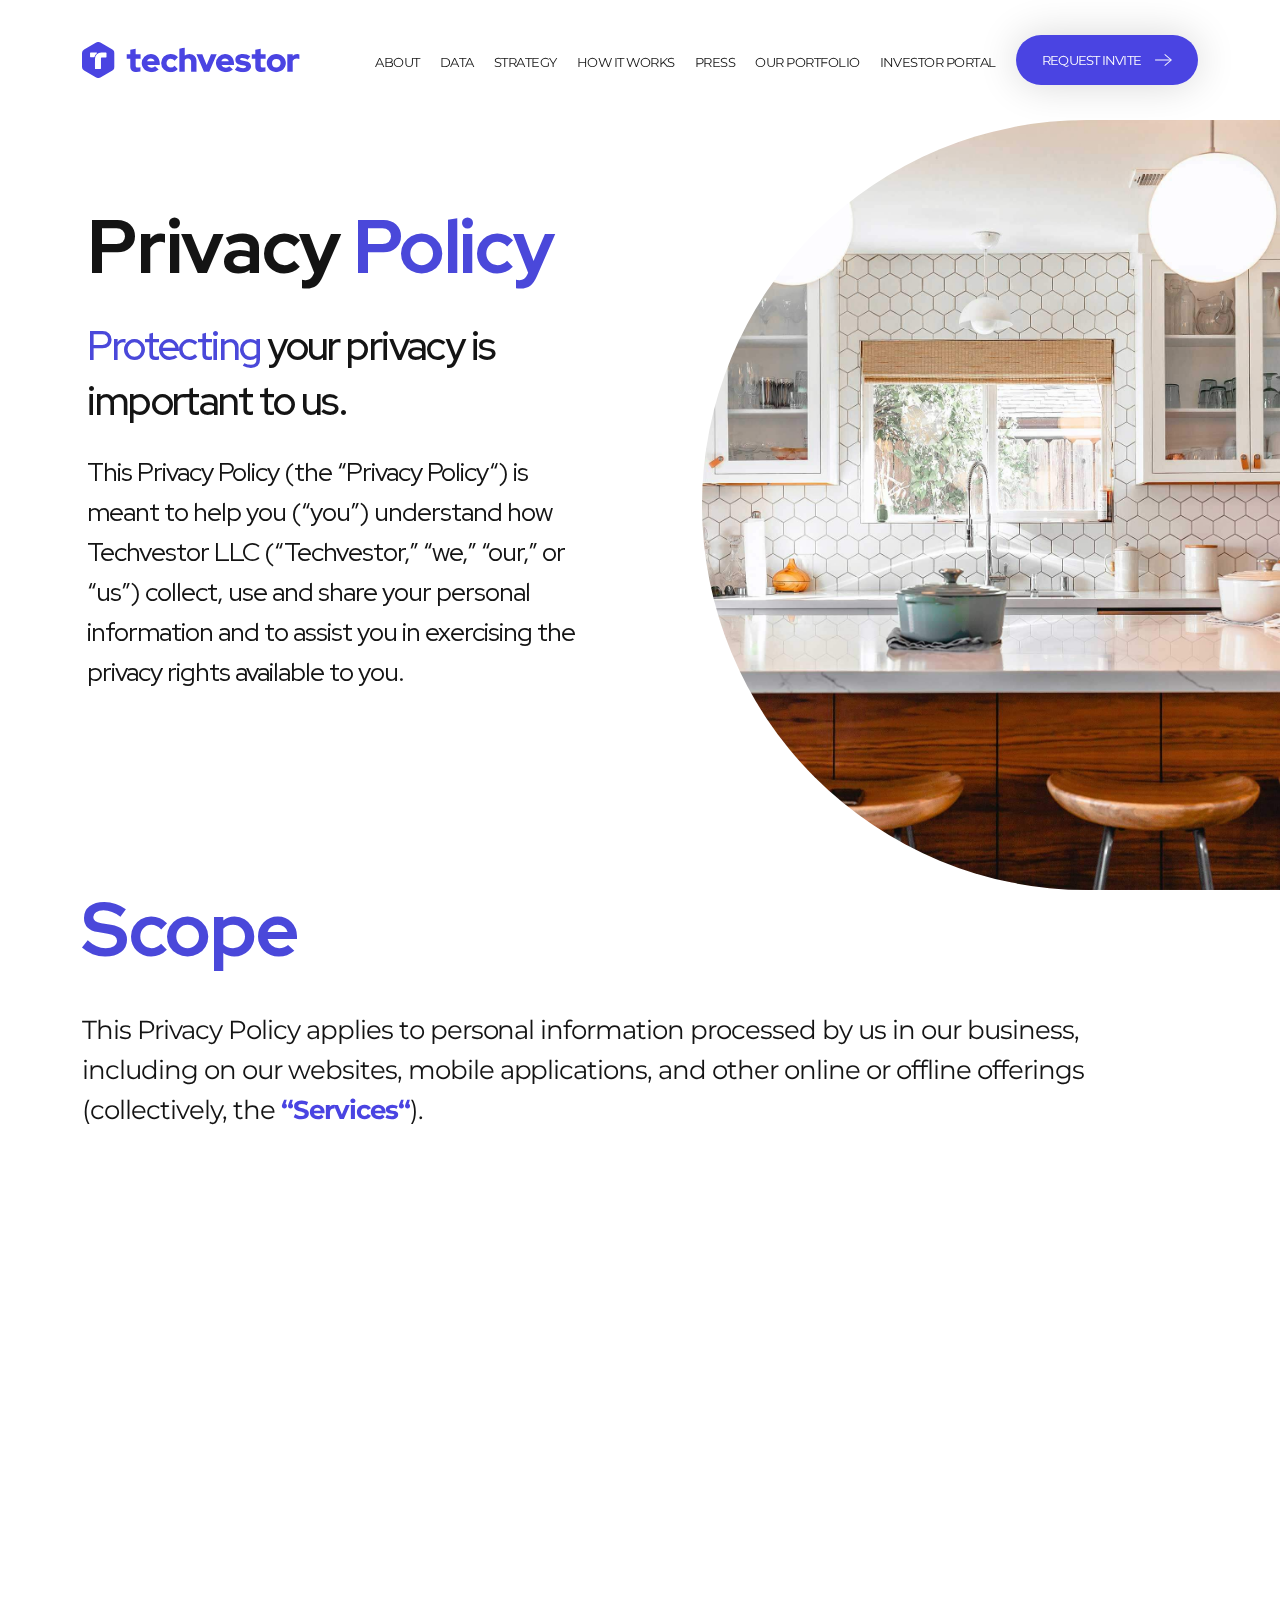
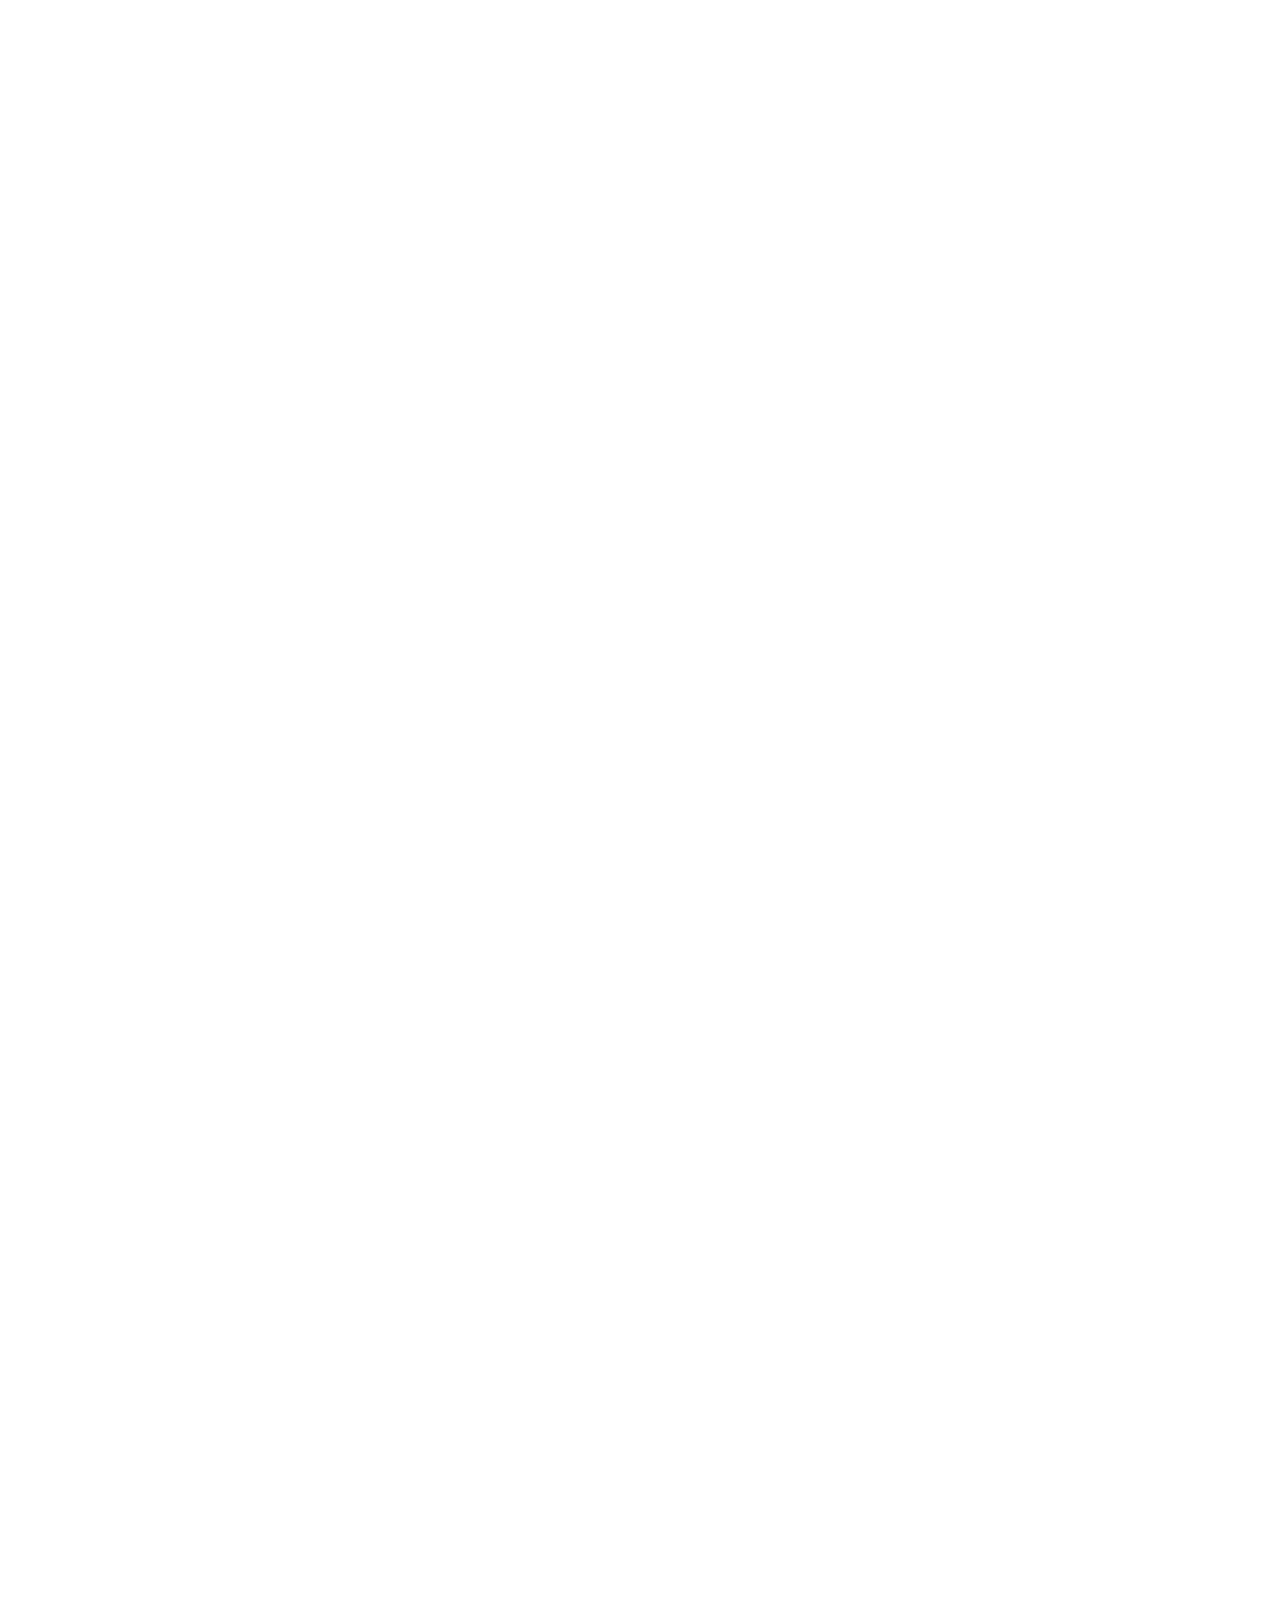
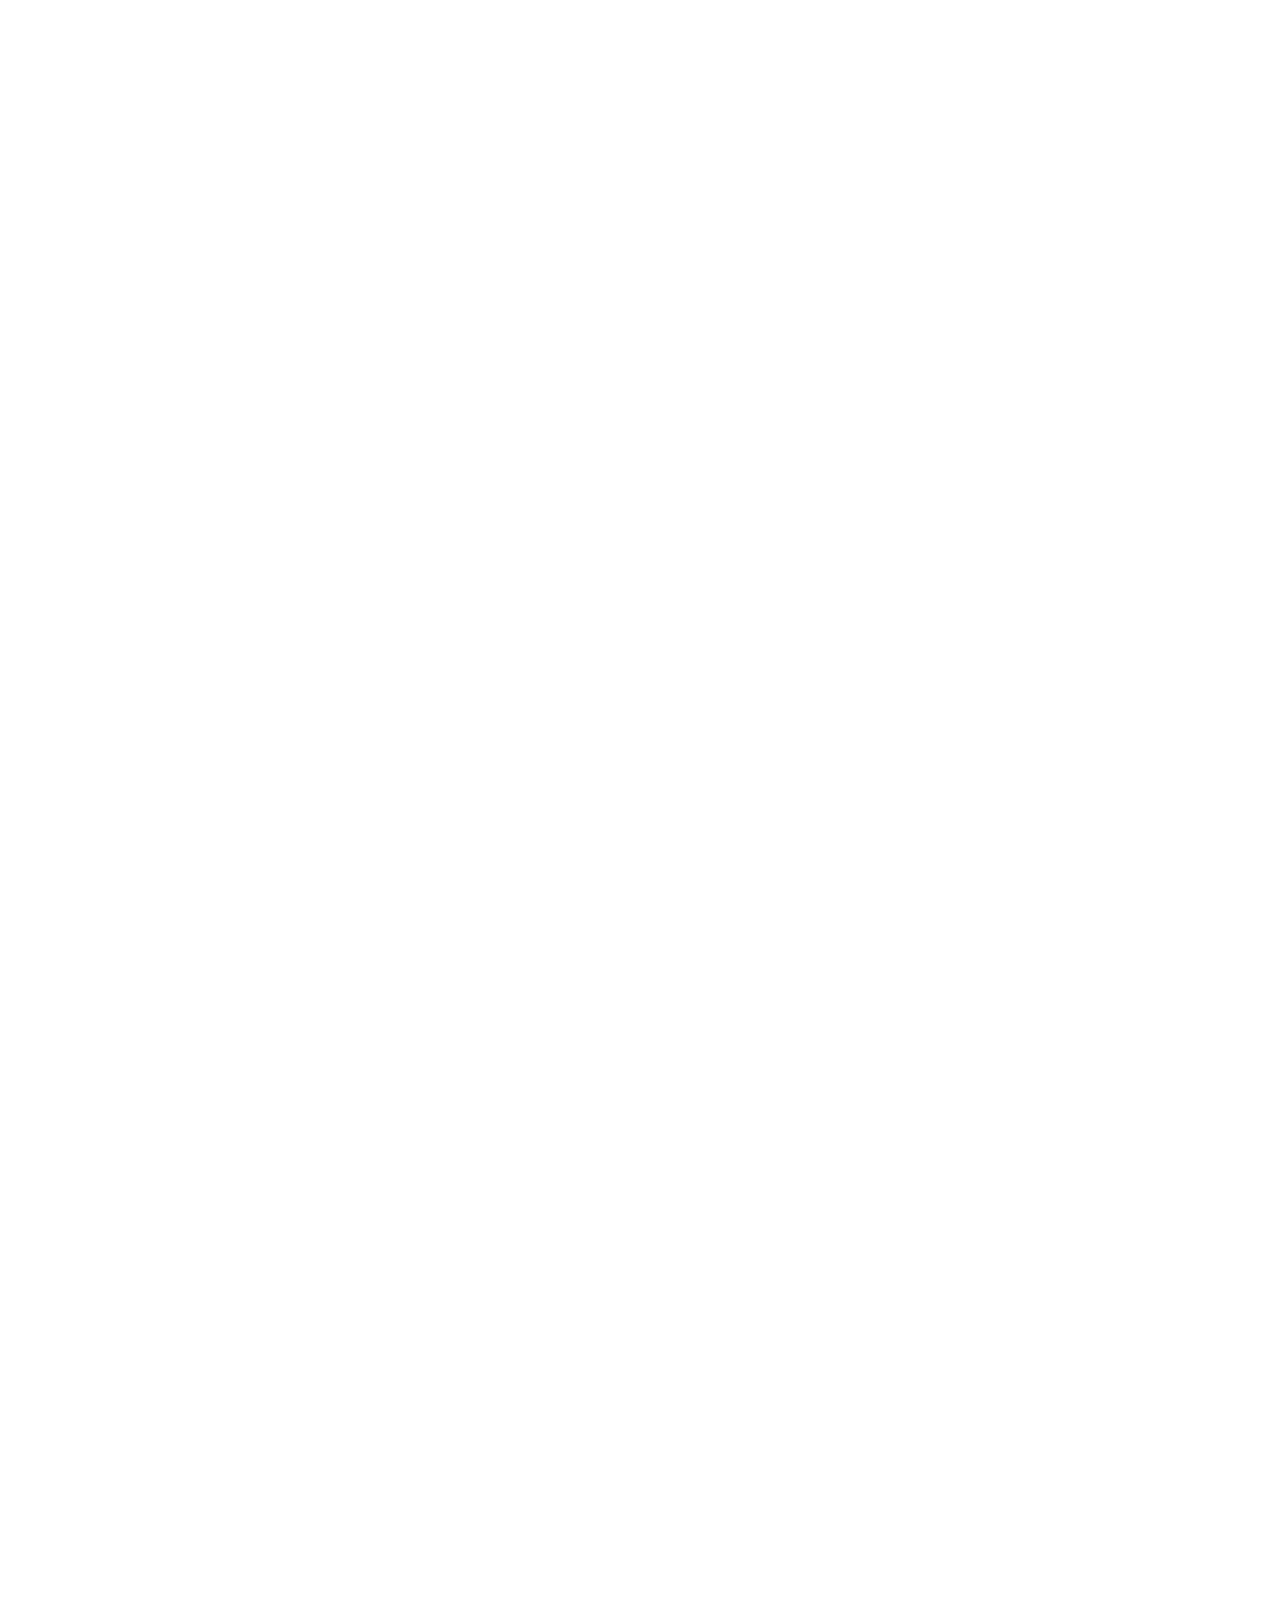
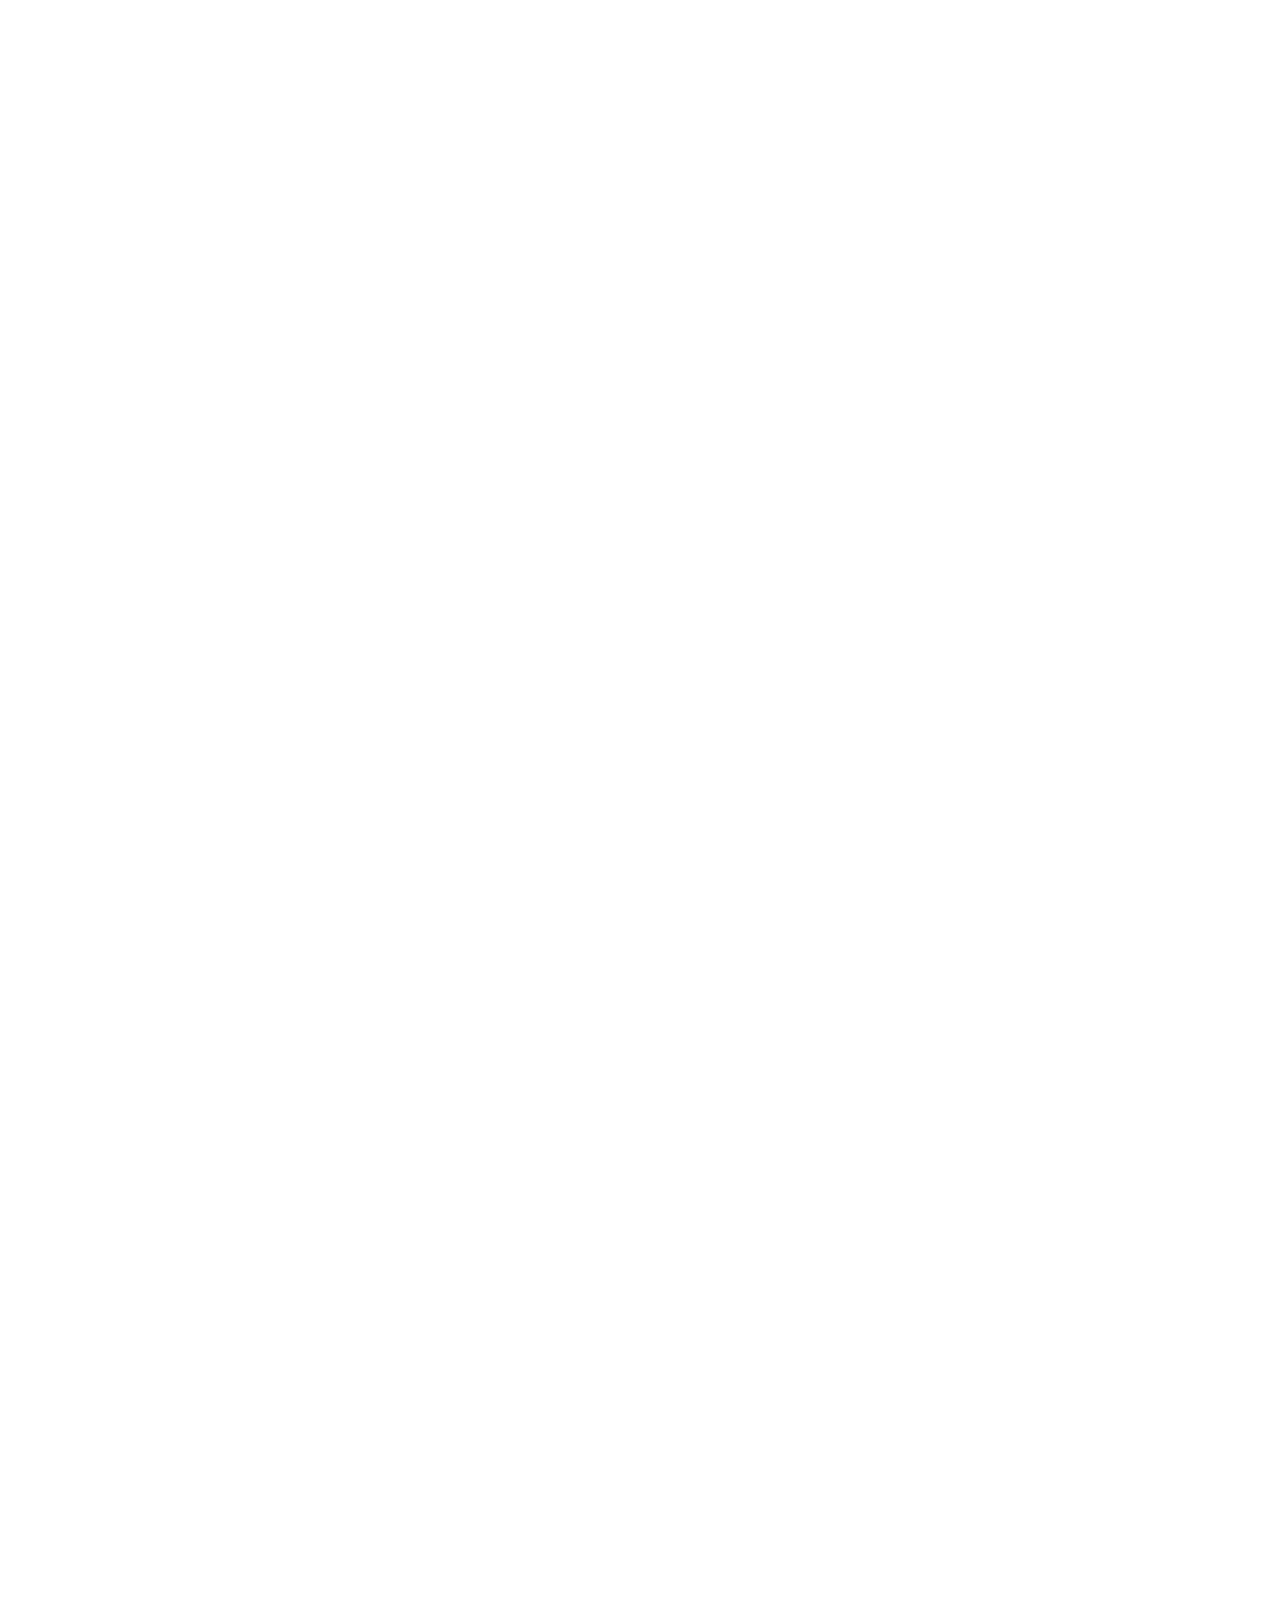
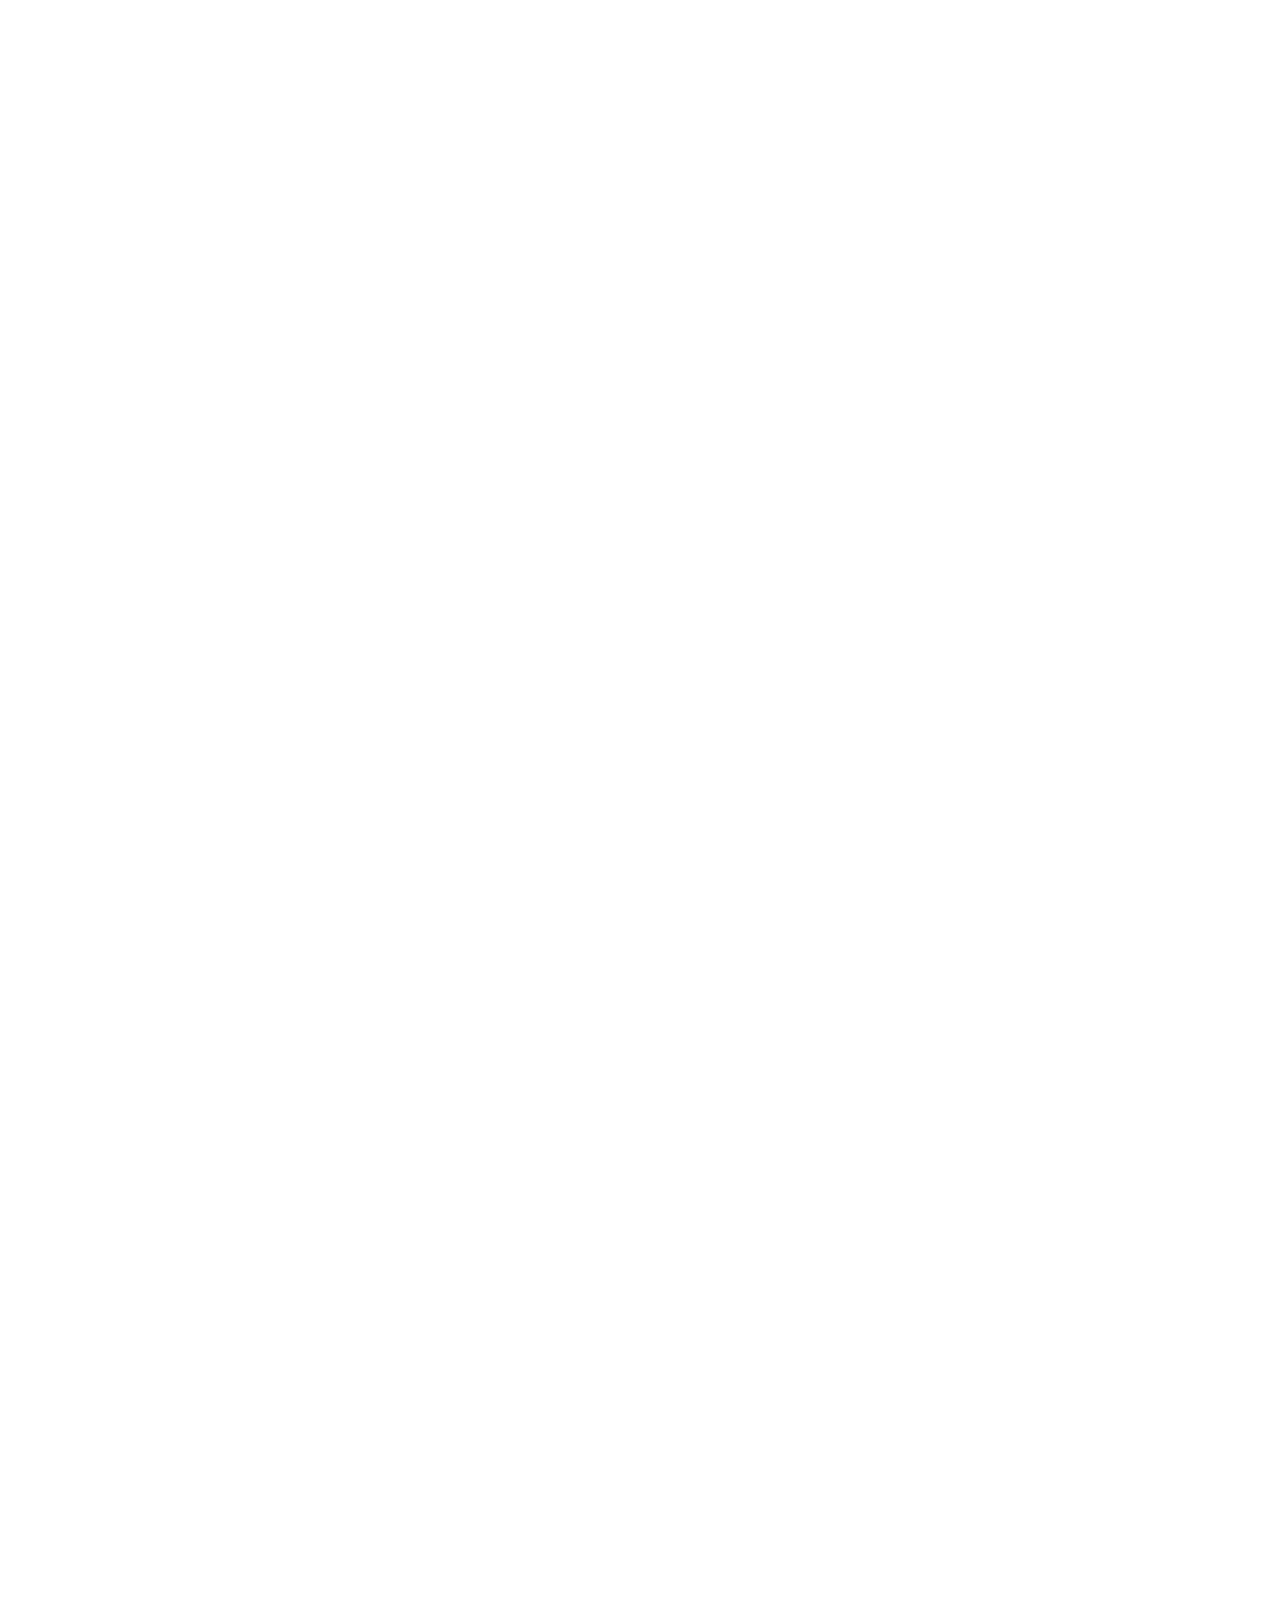
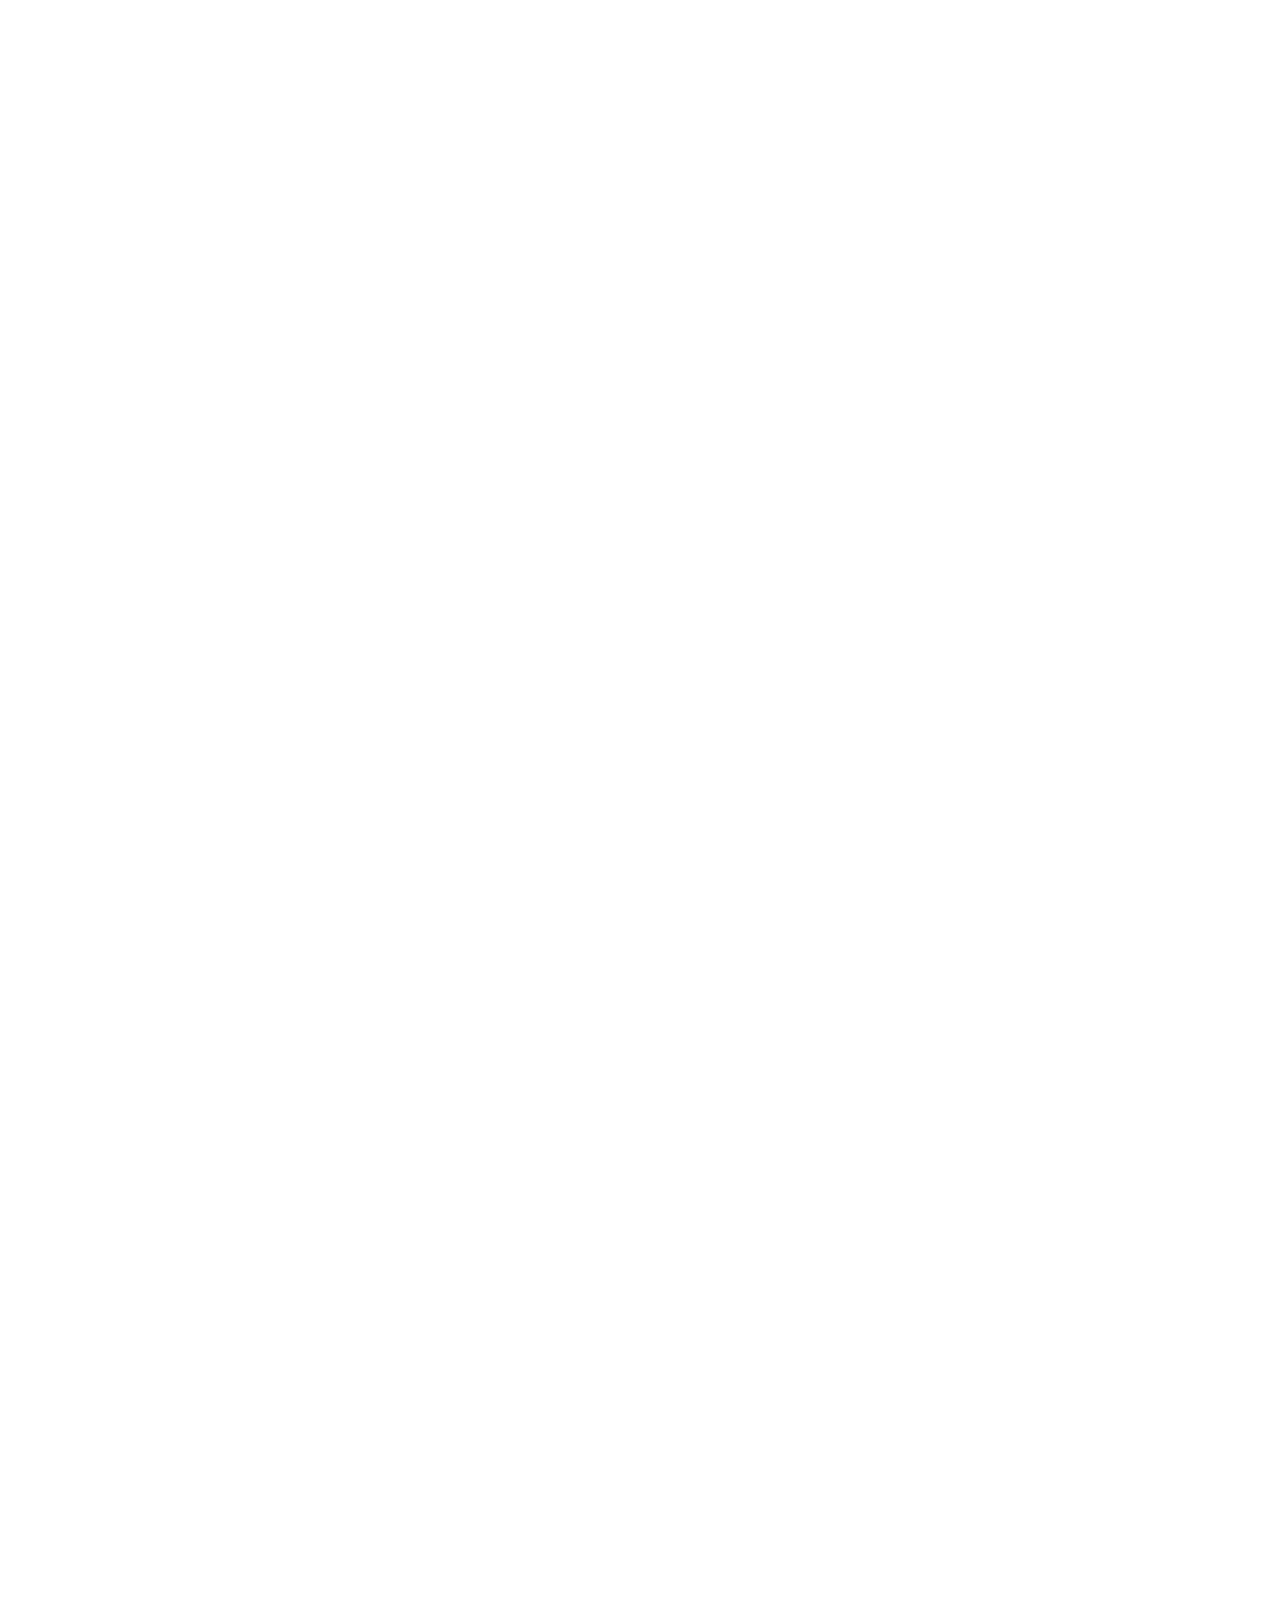
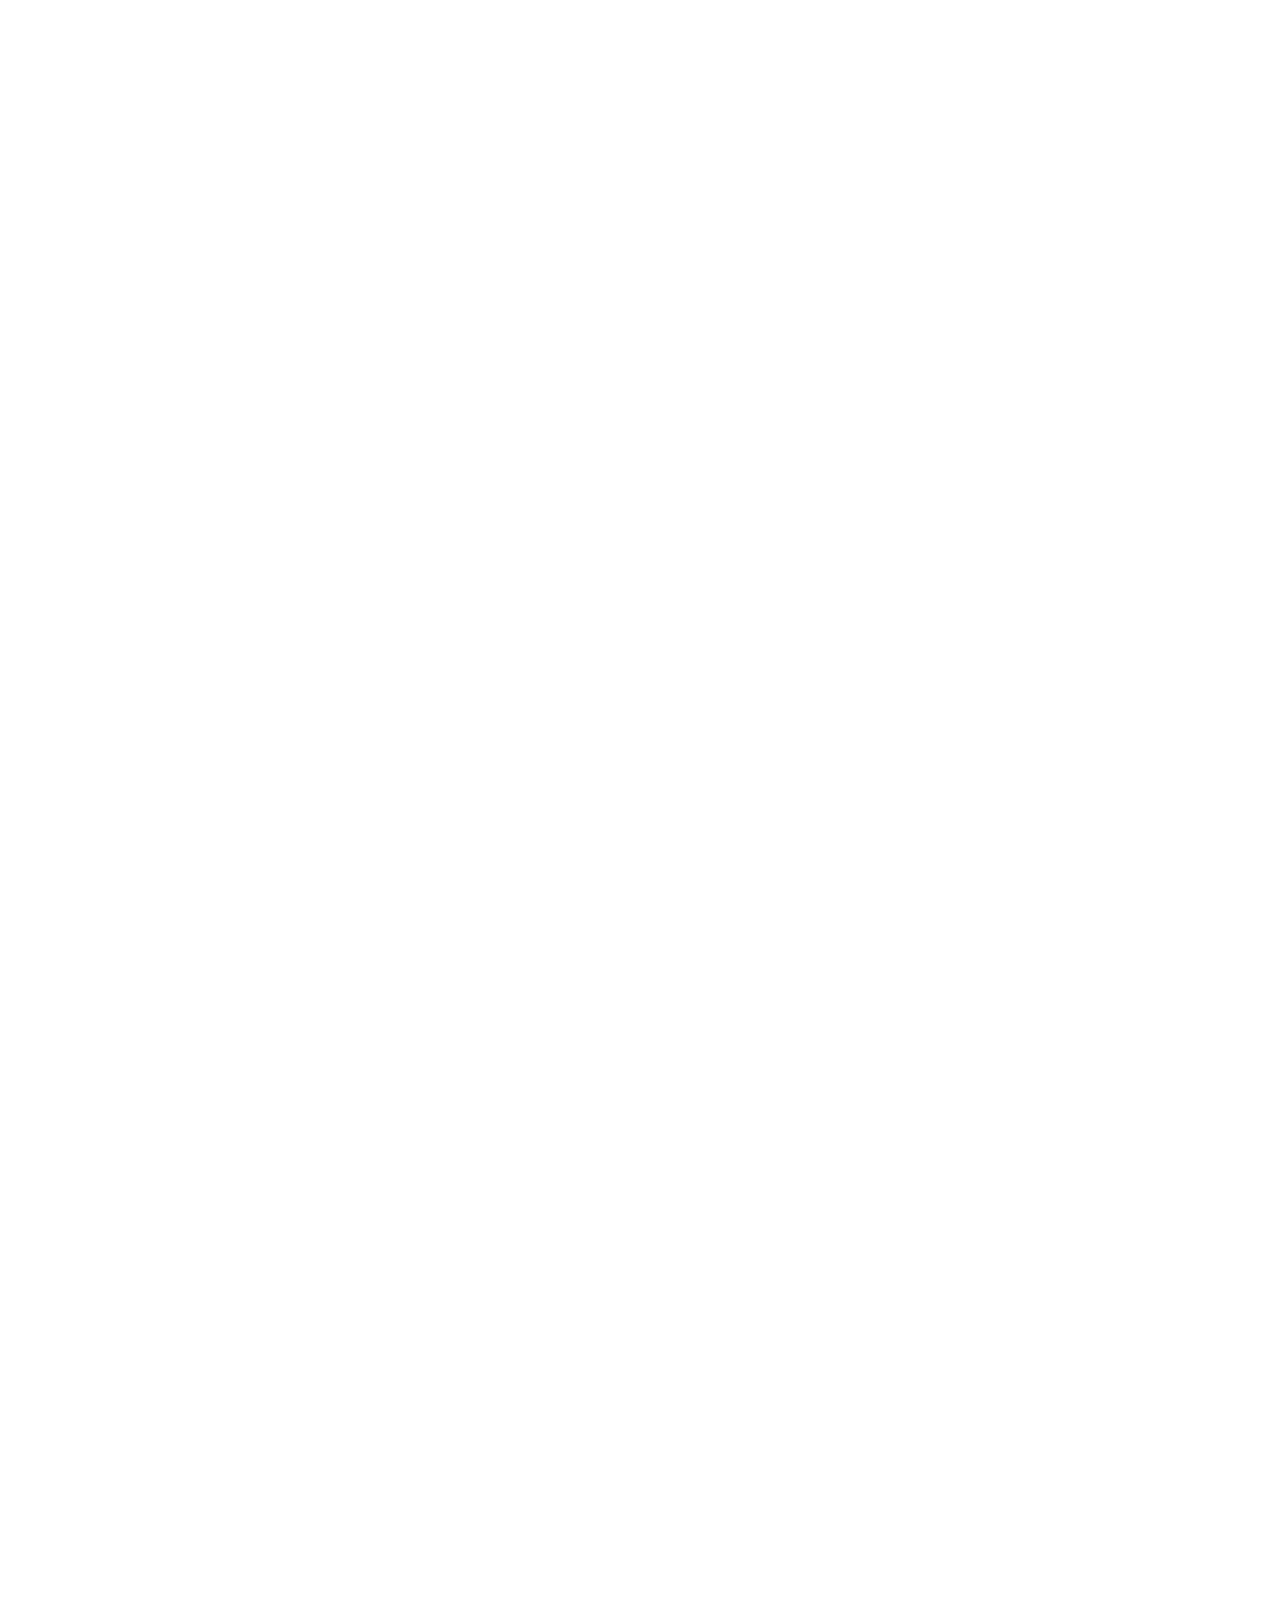
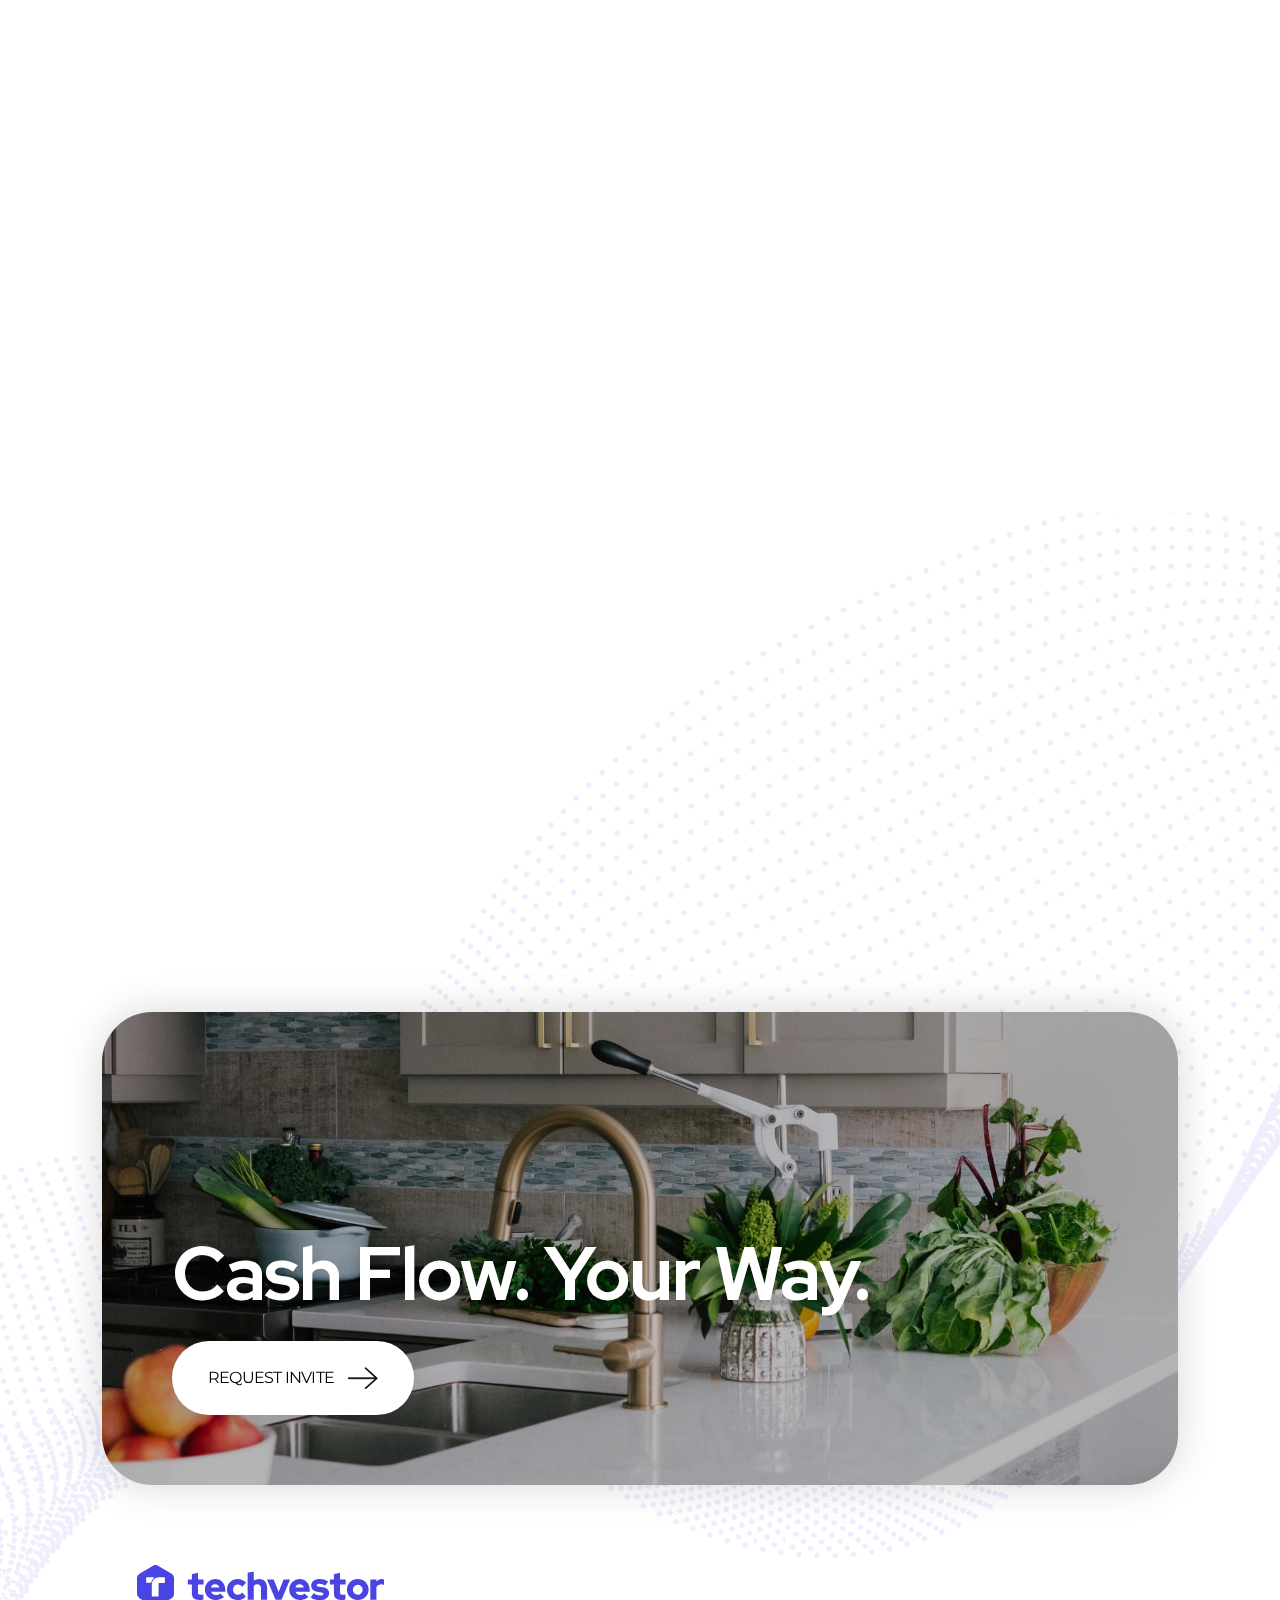
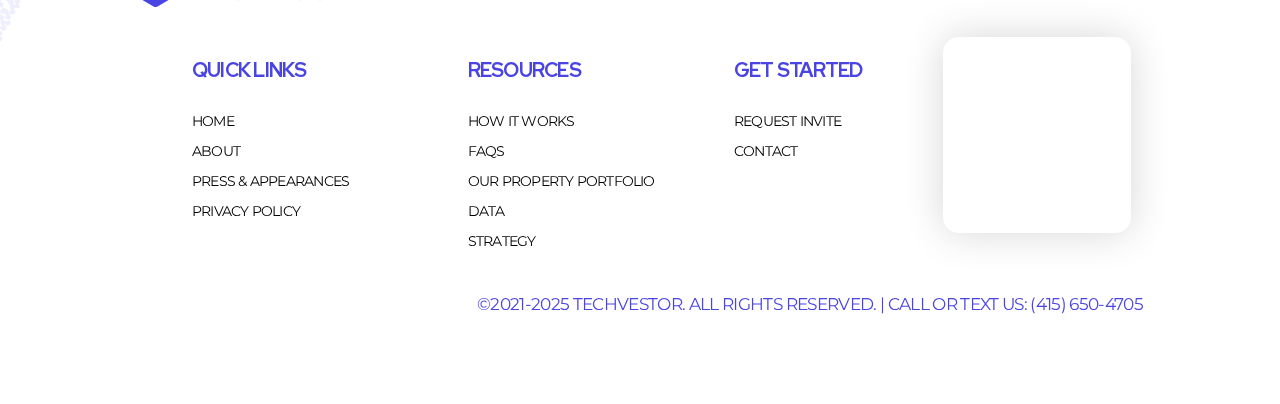
<file: privacy-policy.html>
<!DOCTYPE html>
<html lang="en">
  <head>
    <meta charset="UTF-8" />
    <meta http-equiv="X-UA-Compatible" content="IE=edge" />
    <meta name="viewport" content="width=device-width, initial-scale=1.0" />
    <meta name="format-detection" content="telephone=no" />
    <!--Required Meta Tag-->
    <meta name="description" content="" />
    <meta name="keywords" content="" />

    <!--Favicon-->
    <link rel="shortcut icon" href="assets/images/favicon.svg" type="image/x-icon" />

    <!--Title-->
    <title>Techvestor - Privacy Policy</title>

    <!--Css-->
    <link rel="stylesheet" href="assets/css/style.css" />

    <!--Font-->
    <link href="https://fonts.googleapis.com/css2?family=Montserrat:wght@300;400;500;600;700;800;900&display=swap" rel="stylesheet" />
  </head>

  <body>
    <header class="headerSection" id="header">
      <div class="container">
        <div class="headerSection__holder">
          <div class="headerSection__logo">
            <a href="index.html">
              <img src="assets/images/logo.svg" alt="" />
            </a>
          </div>
          <div class="headerSection__navigation">
            <nav class="headerSection__navbar">
              <ul class="list-style-none">
                <li>
                  <a href="about.html">About</a>
                </li>
                <li>
                  <a href="data.html">Data</a>
                </li>
                <li>
                  <a href="strategy.html">Strategy</a>
                </li>
                <li>
                  <a href="how-it-work.html">How it works</a>
                </li>
                <li>
                  <a href="press-and-appearances.html">Press</a>
                </li>
                <li>
                  <a href="portfolio.html">Our Portfolio</a>
                </li>
                <li>
                  <a href="javscript:void(0)">Investor portal</a>
                </li>
              </ul>
            </nav>
            <a href="request.html" class="commonBtn blueBg requestBtn d-flex align-items-center justify-content-center">
              <span>Request Invite</span>
              <img src="assets/images/arrow.svg" alt="" />
            </a>
          </div>
          <div class="menu-icon">
            <span></span>
            <span></span>
            <span></span>
          </div>
        </div>
      </div>
    </header>
    <!--Header End-->
    <div class="header__height"></div>
    <main class="middle bottomBg--pattern leftBg--pattern">
      <section class="bannerSetion aboutBanner privacySec">
        <div class="container-fluid">
          <div class="bannerSetion__row d-flex align-items-start">
            <div class="bannerSetion__left">
              <div class="bannerSetion__content animated fdeIn__Up" data-emergence="hidden">
                <h1 class="commonHeading">Privacy <span class="blueClr">Policy</span></h1>
                <div class="bannerSection__leftmdm">
                  <h3 class="medium"><span class="blueClr">Protecting</span> your privacy is important to us.</h3>
                </div>
                <h5 class="regular">
                  This Privacy Policy (the “Privacy Policy“) is meant to help you (“you”) understand how Techvestor LLC (“Techvestor,” “we,” “our,” or
                  “us”) collect, use and share your personal information and to assist you in exercising the privacy rights available to you.
                </h5>
              </div>
            </div>
            <div class="bannerSetion__right animated">
              <div class="bannerSetion__imgBox roundedCorner__left" data-emergence="hidden">
                <img class="ukiyo" src="assets/images/privacy-policy.jpg" alt="" />
              </div>
            </div>
          </div>
        </div>
      </section>
      <!-- Banner End -->
      <section class="privacyinfo">
        <div class="container">
          <div class="privacyinfo__inner">
            <div class="privacyinfo__hldr">
              <div class="privacyinfo__head animated fadeIn__Down" data-emergence="hidden">
                <h1 class="blueClr">Scope</h1>
              </div>
              <div class="privacyinfo__txt">
                <p class="animated fadeIn__Down" data-emergence="hidden">
                  This Privacy Policy applies to personal information processed by us in our business, including on our websites, mobile applications,
                  and other online or offline offerings (collectively, the <strong>“Services“</strong>).
                </p>
                <p class="animated fadeIn__Down" data-emergence="hidden">
                  This Privacy Policy does not apply to any third-party websites, services or applications, even if they are accessible through our
                  Services. Also, please note that, unless we define a term differently in this Privacy Policy, all capitalized terms used in this
                  Privacy Policy have the same meanings as in our Terms of Use. So, please make sure that you have read, understand and agree to our
                  Terms of Use (the <strong> “Terms”</strong>).
                </p>
                <p class="animated fadeIn__Down" data-emergence="hidden">
                  This Privacy Policy applies to our operating divisions, subsidiaries, affiliates, and branches, including any additional subsidiary,
                  affiliate, or branch that we may subsequently form. We do not and will not sell or rent your personal information to anyone, for any
                  reason, at any time.
                </p>
                <p class="animated fadeIn__Down" data-emergence="hidden">Techvestor uses and discloses your personal information only as follows:</p>
                <ul class="animated fadeIn__Down" data-emergence="hidden">
                  <li>
                    * to third-party organizations that provide services to Techvestor to fulfill your request (e.g. to process your buy or sell
                    transaction) and are bound by these same privacy restrictions;
                  </li>
                  <li>
                    * unless you ask us not to, we may contact you via email in the future to tell you about specials, new service offerings, or
                    changes to this Privacy Policy;
                  </li>
                  <li>* to analyze site usage and improve the Services;</li>
                  <li>* to deliver to you any administrative notices, alerts and communications relevant to your use of the Services;</li>
                  <li>* to fulfill your requests for certain services and transactions;</li>
                  <li>
                    * for market research, project planning, troubleshooting problems, detecting and protecting against error, fraud or other criminal
                    activity;
                  </li>
                  <li>to enforce Techvestor’s Terms of Use; and</li>
                  <li>* as otherwise set forth in this Privacy Policy.</li>
                  <li>
                    *In the event that you access the Services as brought to you by our partners or service providers, through a co-branded URL or by
                    web services, your email address used for registration on the Services may be provided to that partner or service provider to
                    fulfill your request.
                  </li>
                </ul>
              </div>
            </div>
            <!--  -->
            <div class="privacyinfo__hldr">
              <div class="privacyinfo__head animated fadeIn__Down" data-emergence="hidden">
                <h1 class="blueClr">How We Limit the Collection and Use of Personal Information</h1>
                <h3>Registration</h3>
              </div>
              <div class="privacyinfo__txt">
                <p class="animated fadeIn__Down" data-emergence="hidden">
                  Certain areas and features of Techvestor.com are available to you without registration or the need to provide us any information.
                  However, other features of the Site or the Services may require registration, which involves provision to Techvestor of an email
                  address, a password and additional details for fulfilling your service requests and to participate on our third party sites, a
                  username <strong> (collectively the “Registration or Sign Up Information”)</strong>.
                </p>
                <p class="animated fadeIn__Down" data-emergence="hidden">
                  In order to benefit from the full functionality of the Service, you may also be asked to provide additional information to all
                  Techvestor to share more data for your use.
                </p>
                <p class="animated fadeIn__Down" data-emergence="hidden">
                  From time to time we may request other personal information to provide you with other benefits of the Service such as application
                  for a loan or payment instructions for purchasing a property. In all such instances, you will be given the opportunity to provide or
                  to decline to provide that information, and it will be used only for the stated purpose.
                </p>
                <p class="animated fadeIn__Down" data-emergence="hidden">
                  By providing the information, you are also agreeing to share the information with other Service providers such as Property Provider,
                  lender, insurance company, Title company, Escrow/ Closing Attorney, inspection company, appraisal company and others for fulfilling
                  your buy/ sell/ manage service requests.
                </p>
                <p class="animated fadeIn__Down" data-emergence="hidden">
                  Techvestor may make anonymous or aggregate personal information and disclose such data only in a non-personally identifiable manner
                  to:
                </p>
                <ul class="animated fadeIn__Down" data-emergence="hidden">
                  <li>
                    * Advertisers and other third parties for marketing and promotional purposes, such as the number of users who applied for a loan
                    or how many users clicked on a particular Offer from Techvestor;
                  </li>
                  <li>* Organizations approved by Techvestor that conduct research into investment purchases; and</li>
                  <li>* Users of the Service for purposes of comparison of their personal financial situation relative to the broader market.</li>
                </ul>
                <p class="animated fadeIn__Down" data-emergence="hidden">
                  Such information does not identify you individually. Access to your Registration Information, other Credentials, and any other
                  personal information you provide is strictly restricted and used in accordance with specific internal procedures and safeguard
                  governing access, in order to operate, develop or improve the Service. These individuals have been selected in accordance with our
                  security policies and practices and are bound by confidentiality obligations. We may also use third party vendors or service
                  providers to help us provide the Service to you, such as sending e-mail messages on our behalf or hosting and operating a particular
                  feature or functionality of the Service or a lender processing your loan application. Our contracts with these third parties outline
                  the appropriate use and handling of your information and prohibit them from using any of your personal information for purposes
                  unrelated to the product or service they’re providing. We require such third parties to maintain the confidentiality of the
                  information we provide to them.
                </p>
                <h3 class="animated fadeIn__Down" data-emergence="hidden">How To Change Registration Information</h3>
                <p class="animated fadeIn__Down" data-emergence="hidden">
                  If your Registration Information changes, you may update it any time via the Services.
                </p>
              </div>
            </div>
            <!--  -->
            <div class="privacyinfo__hldr">
              <div class="privacyinfo__head animated fadeIn__Down" data-emergence="hidden">
                <h1 class="blueClr">How We Use Online Session Information To Improve Your Experience</h1>
                <h3>Information Collection</h3>
              </div>
              <div class="privacyinfo__txt">
                <p class="animated fadeIn__Down" data-emergence="hidden">
                  When you visit Techvestor.com, we may collect technical and navigational information, such as computer browser type, Internet
                  protocol address, pages visited, and average time spent on our Site. This information may be used, for example, to alert you to
                  software compatibility issues, or it may be analyzed to improve our Web design and functionality.
                </p>
                <p class="animated fadeIn__Down" data-emergence="hidden">
                  <strong>“Cookies” </strong> are alphanumeric identifiers in the form of text files that are inserted and stored by your Web browser
                  on your computer’s hard drive. Techvestor may set and access cookies on your computer to track and store preferential information
                  about you. Techvestor may gather information about you through cookie technology.
                </p>
                <p class="animated fadeIn__Down" data-emergence="hidden">
                  Web beacons or zero or single byte tags are embedded in a Web page or email for the purpose of measuring and analyzing site usage
                  and activity. Techvestor, or third party service providers acting on our behalf, may use Web beacons to help us analyze Site usage
                  and improve the Service.
                </p>
                <p class="animated fadeIn__Down" data-emergence="hidden">
                  We may use third party service providers to help us analyze certain online activities. For example, these service providers may help
                  us measure the performance of our online and email campaigns or analyze visitor activity on Techvestor.com and related sites. We may
                  permit these service providers to use cookies and other technologies to perform these services for Techvestor. We do not share any
                  personal information about our customers with these third party service providers, and these service providers do not collect such
                  information on our behalf. Our third party service providers are required to comply fully with this Privacy Policy.
                </p>
              </div>
            </div>
            <!--  -->
            <div class="privacyinfo__hldr">
              <div class="privacyinfo__head animated fadeIn__Down" data-emergence="hidden">
                <h1 class="blueClr">Third Parties</h1>
              </div>
              <div class="privacyinfo__txt">
                <p class="animated fadeIn__Down" data-emergence="hidden">
                  Third parties offering other services will not be given your personal information without your permission.
                </p>
                <p class="animated fadeIn__Down" data-emergence="hidden">
                  There are a number of separate products and services offered by third parties advertised by us on our Site and through the Service
                  that may be complementary to your use of Techvestor.com, such as lenders, investment companies, retirement services providers, and
                  brokerage institutions
                  <strong>(collectively, “Techvestor Offers”).</strong>
                </p>
                <p class="animated fadeIn__Down" data-emergence="hidden">
                  If you choose to use these separate products or services, disclose information to the providers, or grant them permission to collect
                  information about you, then their use of your information is governed by their privacy policies. You should evaluate the practices
                  of external services providers before deciding to use their services. Techvestor is not responsible for their privacy practices. If
                  you click on a link to a third party site, Techvestor encourages you to check the privacy policy of that site. Techvestor may
                  present links in a format that enables us to keep track of whether these links have been followed and whether any action has been
                  taken on a third party Web site. We use this information to improve the quality of the Techvestor Offers and customized content on
                  the Service.
                </p>
              </div>
            </div>
            <!--  -->
            <div class="privacyinfo__hldr">
              <div class="privacyinfo__head animated fadeIn__Down" data-emergence="hidden">
                <h1 class="blueClr">Social Media & Blog</h1>
              </div>
              <div class="privacyinfo__txt">
                <p class="animated fadeIn__Down" data-emergence="hidden">
                  If you use a social media, bulletin board, blog or chat room from our Site, you should be aware that any information you submit
                  there can be read, collected or used by other users and could be used to send you unsolicited messages. We are not responsible for
                  the personal information you choose to submit in these online media. These media may be hosted by Techvestor or by a third party
                  service providers.
                </p>
              </div>
            </div>
            <!--  -->
            <div class="privacyinfo__hldr">
              <div class="privacyinfo__head animated fadeIn__Down" data-emergence="hidden">
                <h1 class="blueClr">Contests, Giveaways, Surveys & Feedback</h1>
              </div>
              <div class="privacyinfo__txt">
                <p class="animated fadeIn__Down" data-emergence="hidden">
                  From time to time, Techvestor may offer you the opportunity to participate in contests, giveaways and other promotions. Any
                  information submitted in connection with such activities will be treated in accordance with this Privacy Policy, except as
                  specifically set forth in the rules for those contests, giveaways or promotions. From time to time, Techvestor may also ask you to
                  participate in surveys and feedback designed to help Techvestor improve the Site. Any personal information provided to Techvestor in
                  connection with any survey will be used only in relation to that survey and as elsewhere set forth in this Policy.
                </p>
              </div>
            </div>
            <!--  -->
            <div class="privacyinfo__hldr">
              <div class="privacyinfo__head animated fadeIn__Down" data-emergence="hidden">
                <h1 class="blueClr">Children’s Policy</h1>
              </div>
              <div class="privacyinfo__txt">
                <p class="animated fadeIn__Down" data-emergence="hidden">
                  For protecting the privacy of young children, Techvestor does not knowingly collect or solicit personal information from anyone
                  under the age of 13. If you are under 13, do not share any information about yourself to us, including your name, address, telephone
                  number, or email address. No one under age 13 is allowed to provide any personal information to Techvestor. In the event that we
                  learn that we have collected personal information from a child under age 13 without verification of parental consent, we will delete
                  that information as quickly as possible. As a parent you are responsible for any transactions or services requested from Techvestor.
                </p>
              </div>
            </div>
            <!--  -->
            <div class="privacyinfo__hldr">
              <div class="privacyinfo__head animated fadeIn__Down" data-emergence="hidden">
                <h1 class="blueClr">Information Disclosure</h1>
              </div>
              <div class="privacyinfo__txt">
                <p class="animated fadeIn__Down" data-emergence="hidden">
                  Notwithstanding the foregoing, Techvestor reserves the right (and you authorize Techvestor) to share or disclose your personal
                  information when Techvestor determines, in its sole discretion, that the disclosure of such information is necessary or appropriate:
                </p>
                <ul class="animated fadeIn__Down" data-emergence="hidden">
                  <li>
                    * To enforce our rights against you or in connection with a breach by you of this Privacy Policy or the Techvestor.com Terms of
                    Use;
                  </li>
                  <li>* To prevent prohibited or illegal transaction or activities; or</li>
                  <li>* When required by any applicable law, rule regulation, subpoena or other legal process.</li>
                </ul>
              </div>
            </div>
            <!--  -->
            <div class="privacyinfo__hldr">
              <div class="privacyinfo__head animated fadeIn__Down" data-emergence="hidden">
                <h1 class="blueClr">Data Transference</h1>
              </div>
              <div class="privacyinfo__txt">
                <p class="animated fadeIn__Down" data-emergence="hidden">
                  Your data may be transferred upon change of control but only in accordance with this Privacy Policy. Personal information may be
                  transferred to a third party as a result of a sale, acquisition, merger, reorganization or other change of control. If we sell,
                  merge or transfer any part of our business, part of the sale may include your personal information. If so, you will be asked if
                  you’d like to stop receiving promotional information following any change of control.
                </p>
                <p class="animated fadeIn__Down" data-emergence="hidden">
                  Your data is yours. You can request us to remove it anytime you want. When you request us to delete your account for the Service,
                  your data will be permanently expunged from our primary production servers and further access to your account will not be possible.
                  We will also promptly disconnect any connection we had established to your Account Information and delete all related credentials.
                  However, portions of your data, consisting of aggregate data derived from your Account Information, may remain on our production
                  servers indefinitely. Your data may also remain on a backup server or media. Techvestor keeps these backups to ensure our continued
                  ability to provide the Service to you in the event of malfunction or damage to our primary production servers. We also reserve the
                  right to use any aggregated or anonymous data derived from or incorporating your personal information.
                </p>
              </div>
            </div>
            <!--  -->
            <div class="privacyinfo__hldr">
              <div class="privacyinfo__head animated fadeIn__Down" data-emergence="hidden">
                <h1 class="blueClr">Electronic Communications</h1>
              </div>
              <div class="privacyinfo__txt">
                <p class="animated fadeIn__Down" data-emergence="hidden">
                  We provide our users with periodic newsletter, summaries of their property portfolios and email alerts. We also allow users to
                  subscribe to email newsletters and from time to time may transmit emails promoting Techvestor or third-party goods or services.
                </p>
                <p class="animated fadeIn__Down" data-emergence="hidden">
                  Techvestor.com subscribers have the ability to opt-out of receiving our promotional emails and to terminate their subscriptions by
                  following the instructions in the emails. Opting out in this manner will not end transmission of service-related emails, such as
                  email alerts.
                </p>
              </div>
            </div>
            <!--  -->
            <div class="privacyinfo__hldr">
              <div class="privacyinfo__head animated fadeIn__Down" data-emergence="hidden">
                <h1 class="blueClr">Confidential Information</h1>
                <h5 class="upper-case">
                  YOU ARE RESPONSIBLE FOR MAINTAINING THE CONFIDENTIALITY OF YOUR LOGIN ID, PASSWORD OR ANY LINKS SENT TO YOU RELATED TO YOUR
                  INFORMATION.
                </h5>
              </div>
              <div class="privacyinfo__txt">
                <p class="animated fadeIn__Down" data-emergence="hidden">
                  We maintain strict rules to help prevent others from guessing your password. We also recommend that you change your password
                  periodically. You are responsible for maintaining the security of your Login ID and Password. You may not provide these credentials
                  to any third party. If you believe that they have been stolen or been made known to others, you must contact us immediately at
                  <a href="mailto:hello@techvestor.com">hello@techvestor.com.</a>
                </p>
                <p class="animated fadeIn__Down" data-emergence="hidden">
                  In any event you should change your password immediately via the Service. We are not responsible if someone else accesses your
                  account through Registration Information they have obtained from you or through a violation by you of this Privacy Policy or the
                  Techvestor.com Terms of Use.
                </p>
                <p class="animated fadeIn__Down" data-emergence="hidden">
                  If you are forwarding any links related to data or otherwise provided by Techvestor, you are doing so at your own risk. Techvestor
                  cannot be held liable for any consequences of such sharing.
                </p>
                <p class="animated fadeIn__Down" data-emergence="hidden">
                  If you have a security related concern, please contact us at hello@techvestor.com. We will work closely with you to ensure a rapid
                  and personal response to your concerns.
                </p>
              </div>
            </div>
            <!--  -->
            <div class="privacyinfo__hldr">
              <div class="privacyinfo__head animated fadeIn__Down" data-emergence="hidden">
                <h1 class="blueClr">Privacy Policy Updates</h1>
              </div>
              <div class="privacyinfo__txt">
                <p class="animated fadeIn__Down" data-emergence="hidden">
                  We update this Privacy Policy periodically. We post updates on our website whenever there is a change to our privacy and security
                  policy. The date last revised appears at the top of the Privacy Policy. Changes take effect immediately upon posting.
                </p>
              </div>
            </div>
            <!--  -->
            <div class="privacyinfo__hldr">
              <div class="privacyinfo__head animated fadeIn__Down" data-emergence="hidden">
                <h1 class="blueClr">California Requirements</h1>
              </div>
              <div class="privacyinfo__txt">
                <p class="animated fadeIn__Down" data-emergence="hidden">
                  In compliance with the California Consumer Privacy Act, California residents may request that (a) we inform them of what information
                  we collect, use, and disclose about them, and (b) we delete the information we have collected about them (subject to certain
                  statutory exemptions). If California residents would like to know more or submit a request, please email us at hello@techvestor.com.
                </p>
                <p class="animated fadeIn__Down" data-emergence="hidden">
                  California residents may designate an authorized agent to make a request on their behalf under this Section. To designate an
                  authorized agent to make a request on your behalf, you must provide a valid power of attorney and a form of government issued
                  identification for both the requester and authorized agent
                </p>
                <p class="animated fadeIn__Down" data-emergence="hidden">
                  California residents will not be charged or otherwise discriminated against for exercising their rights under this Section.
                </p>
                <p class="animated fadeIn__Down" data-emergence="hidden">
                  As discussed above, we do not and will not sell your information. As such, we do not provide a process to opt-out of the sale of
                  your information.
                </p>
              </div>
            </div>
            <!--  -->
            <div class="privacyinfo__hldr">
              <div class="privacyinfo__head animated fadeIn__Down" data-emergence="hidden">
                <h1 class="blueClr">Questions? Concerns? Suggestions?</h1>
              </div>
              <div class="privacyinfo__txt">
                <p class="animated fadeIn__Down" data-emergence="hidden">
                  Please contact us at <a href="mailto:hello@techvestor.com">hello@techvestor.com</a> to report any violations of this Privacy Policy
                  or to pose any questions regarding this Privacy Policy.
                </p>
              </div>
            </div>
          </div>
        </div>
      </section>
      <section class="commonBtmSection aboutCommon">
        <div class="container">
          <div class="commonBtmSection__wrapper commonBoxshadow" style="background-image: url(./assets/images/policy-btm.jpg)">
            <div class="commonBtmSection__cntnt">
              <div class="commonHeading whiteClr animated" data-emergence="visible ">Cash Flow. Your Way.</div>
            </div>
            <div class="btn__wrapper d-flex align-items-center">
              <a href="request.html" class="commonBtn whiteBg blackClr d-flex align-items-center justify-content-center">
                <span>Request Invite</span>
                <svg xmlns="http://www.w3.org/2000/svg " width="22.907 " height="17.147 " viewBox="0 0 22.907 17.147 ">
                  <path
                    id="Path_1 "
                    data-name="Path 1 "
                    d="M8.221,0,0,9.1l.6.542L7.816,1.653V22.284h.808V1.653l7.217,7.985.6-.542Z "
                    transform="translate(22.534 0.353) rotate(90) "
                    stroke-width="0.5 "
                  />
                </svg>
              </a>
            </div>
          </div>
        </div>
      </section>
    </main>
    <!-- Middle End -->
    <footer class="footerSection">
      <div class="container">
        <div class="footerSection__wrapper">
          <div class="footerSection__logo">
            <img src="assets/images/logo.svg" alt="" />
          </div>
          <div class="footerSection__nav">
            <div class="footerSection__row d-flex">
              <div class="footerSection__column quickLinks">
                <h6>Quick Links</h6>
                <ul class="list-style-none">
                  <li>
                    <a href="index.html">Home</a>
                  </li>
                  <li>
                    <a href="about.html">About</a>
                  </li>
                  <li>
                    <a href="press-and-appearances.html">Press & Appearances</a>
                  </li>
                  <li>
                    <a href="privacy-policy.html">Privacy Policy</a>
                  </li>
                </ul>
              </div>
              <div class="footerSection__column resources">
                <h6>Resources</h6>
                <ul class="list-style-none">
                  <li>
                    <a href="how-it-work.html">How it Works</a>
                  </li>
                  <li>
                    <a href="faq.html">FAQs</a>
                  </li>
                  <li>
                    <a href="portfolio.html">Our Property Portfolio</a>
                  </li>
                  <li>
                    <a href="data.html">Data</a>
                  </li>
                  <li>
                    <a href="strategy.html">Strategy</a>
                  </li>
                </ul>
              </div>
              <div class="footerSection__column getStarted">
                <h6>Get Started</h6>
                <ul class="list-style-none">
                  <li>
                    <a href="request.html">Request Invite</a>
                  </li>
                  <li>
                    <a href="contact-us.html">Contact</a>
                  </li>
                </ul>
              </div>
              <div class="footerSection__column reviewBadge">
                <div class="reviewBadge__inner">
                  <iframe
                    src="https://widget.reviews.io/badge-modern/widget?elementId=badge-160&amp;version=1&amp;&amp;store=scoutpads&amp;primaryClr=%236117CD&amp;starsClr=%2333F1C6"
                    frameborder="0"
                    width="242
                                "
                    title="Reviews Badge Modern Widget"
                    style="min-width: 200px"
                    height="203"
                    data-lf-yt-playback-inspected-yegkb8lbwoy4ep3z="true"
                  ></iframe>
                </div>
              </div>
            </div>
            <div class="copyRight">
              <p>©2021-2025 Techvestor. All rights reserved. | Call or Text Us: (415) 650-4705</p>
            </div>
          </div>
        </div>
      </div>
    </footer>
    <!-- Footer End -->
    <script src="assets/js/jquery.min.js"></script>
    <script src="assets/js/slick.js"></script>
    <script src="assets/js/easypiechart.js"></script>
    <script src="assets/js/emergence.js"></script>
    <script src="assets/js/jquery.inview.min.js"></script>
    <script src="assets/js/scrollMonitor.js"></script>
    <script src="assets/js/jquery.counterup.min.js"></script>
    <script src="assets/js/custom.js"></script>
  </body>
</html>
</file>
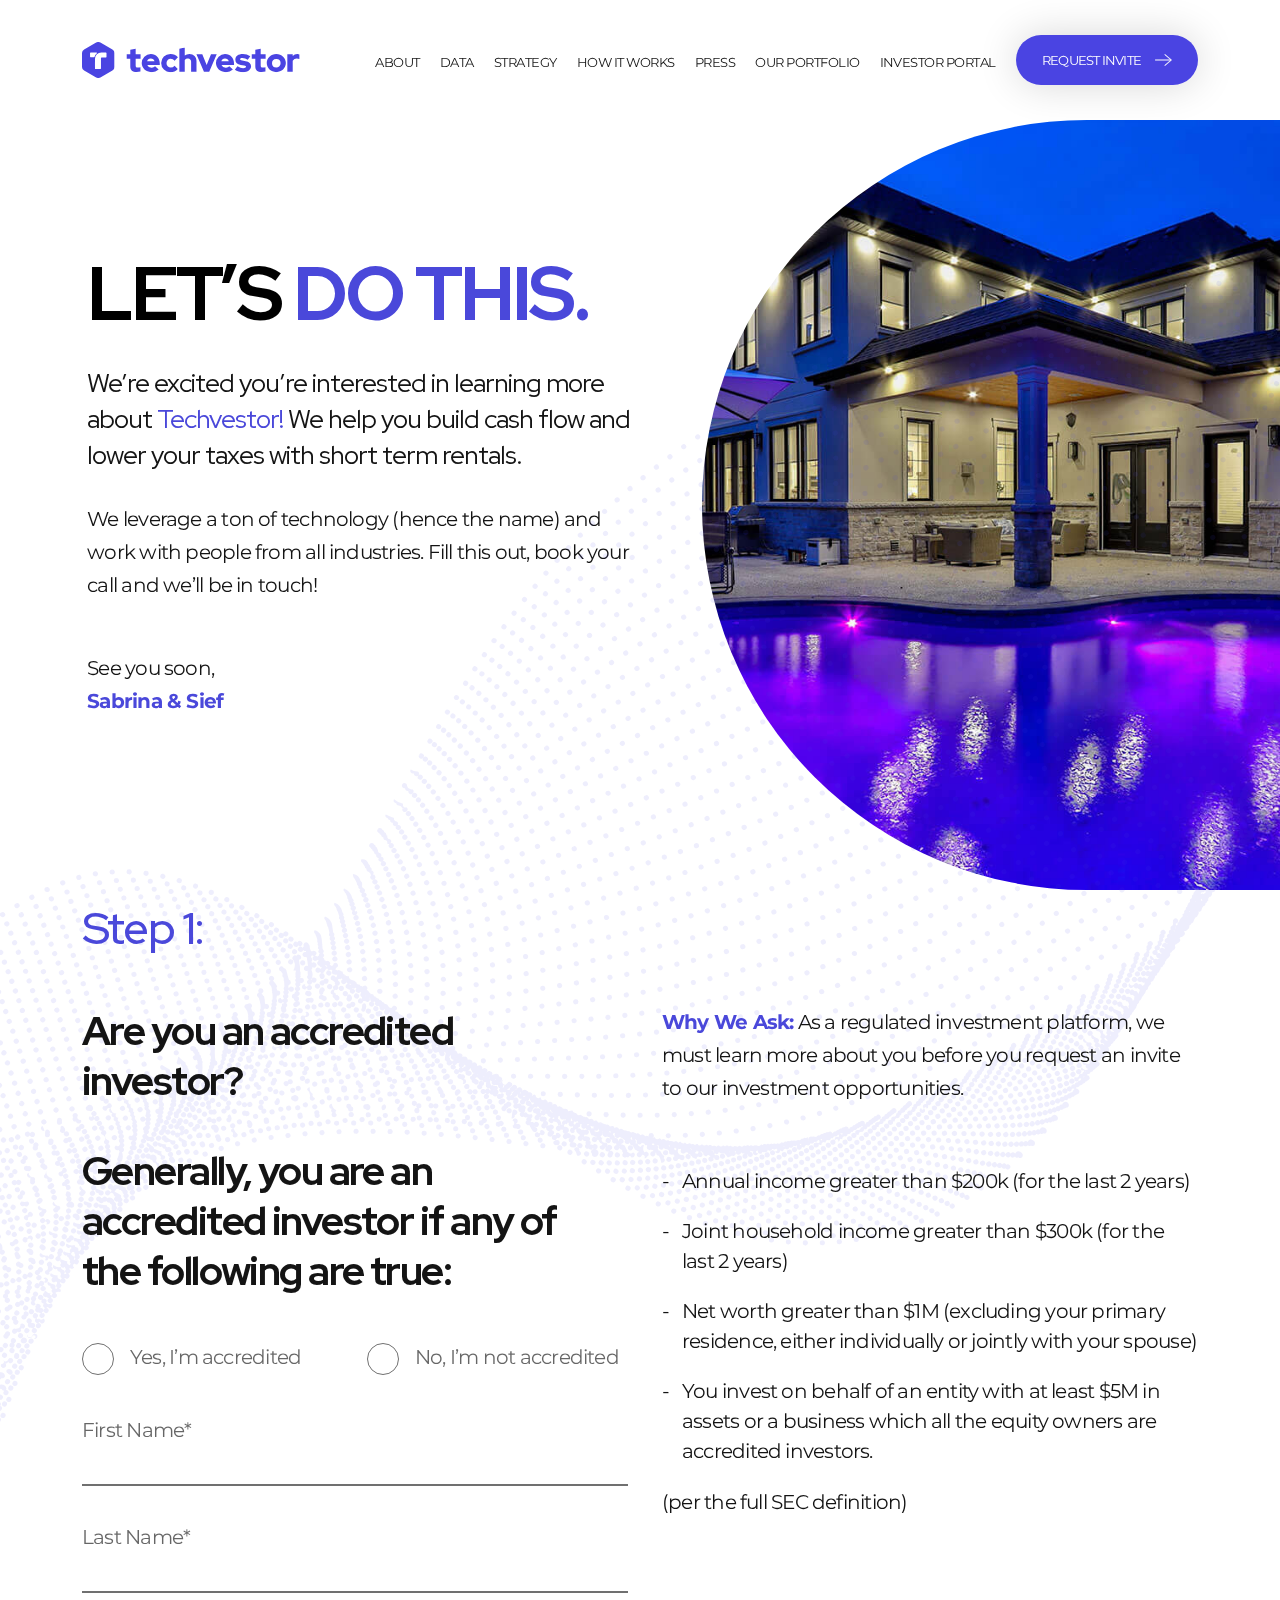
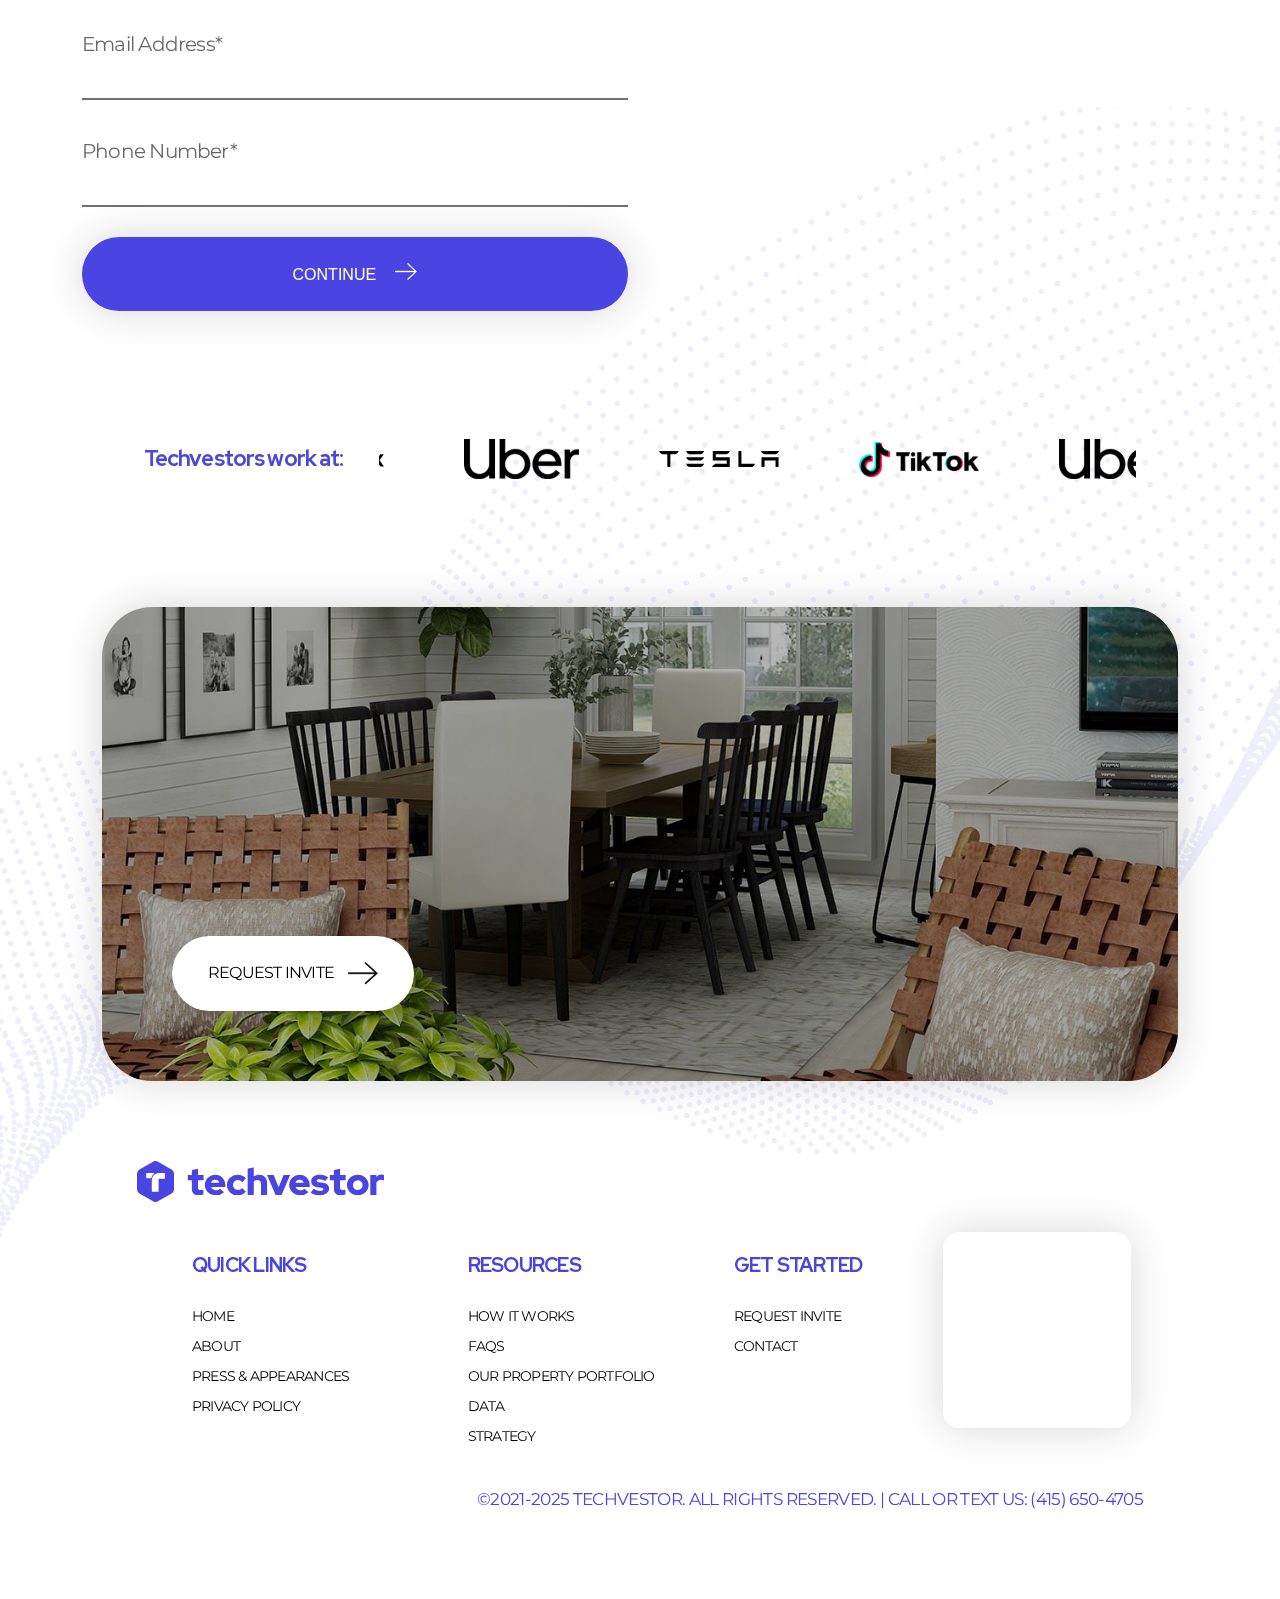
<file: request.html>
<!DOCTYPE html>
<html lang="en">

<head>
    <meta charset="UTF-8">
    <meta http-equiv="X-UA-Compatible" content="IE=edge">
    <meta name="viewport" content="width=device-width, initial-scale=1.0">
    <meta name="format-detection" content="telephone=no">
    <!--Required Meta Tag-->
    <meta name="description" content="">
    <meta name="keywords" content="">

    <!--Favicon-->
    <link rel="shortcut icon" href="assets/images/favicon.svg" type="image/x-icon">

    <!--Title-->
    <title>Techvestor - Request</title>

    <!--Css-->
    <link rel="stylesheet" href="assets/css/style.css">
    
    <!--Font-->
    <link href="https://fonts.googleapis.com/css2?family=Montserrat:wght@300;400;500;600;700;800;900&display=swap"
        rel="stylesheet">
</head>

<body>
    <header class="headerSection" id="header">
        <div class="container">
            <div class="headerSection__holder">
                <div class="headerSection__logo">
                    <a href="index.html">
                        <img src="assets/images/logo.svg" alt="">
                    </a>
                </div>
                <div class="headerSection__navigation">
                    <nav class="headerSection__navbar">
                        <ul class="list-style-none">
                            <li>
                                <a href="about.html">About</a>
                            </li>
                            <li>
                                <a href="data.html">Data</a>
                            </li>
                            <li>
                                <a href="strategy.html">Strategy</a>
                            </li>
                            <li>
                                <a href="how-it-work.html">How it works</a>
                            </li>
                            <li>
                                <a href="press-and-appearances.html">Press</a>
                            </li>
                            <li>
                                <a href="portfolio.html">Our Portfolio</a>
                            </li>
                            <li>
                                <a href="javscript:void(0)">Investor portal</a>
                            </li>
                        </ul>
                    </nav>
                    <a href="request.html"
                        class="commonBtn blueBg requestBtn d-flex align-items-center justify-content-center">
                        <span>Request Invite</span>
                        <img src="assets/images/arrow.svg" alt="">
                    </a>
                </div>
                <div class="menu-icon">
                    <span></span>
                    <span></span>
                    <span></span>
                </div>
            </div>
        </div>
    </header>
    <!--Header End-->
    <div class="header__height"></div>
    <main class="middle bottomBg--pattern leftBg--pattern">
        <section class="bannerSetion requestBanner">
            <div class="container-fluid">
                <div class="bannerSetion__row d-flex align-items-center">
                    <div class="bannerSetion__left">
                        <div class="bannerSetion__content animated fdeIn__Up" data-emergence="hidden">
                            <h1 class="commonHeading blackClr upper-case">Let’s <span class="blueClr"> Do This.</span>
                            </h1>
                            <h5 class="regular">We’re excited you’re interested in learning more about <span
                                    class="blueClr">Techvestor!</span> We help you build cash flow and lower your taxes
                                with short term rentals. </h5>
                            <p>We leverage a ton of technology (hence the name) and work with people from all
                                industries. Fill this out, book your call and we’ll be in touch! </p>
                            <div class="auther">
                                <p>See you soon,</p>
                                <p class="bold blueClr">Sabrina & Sief</p>
                            </div>
                        </div>
                    </div>
                    <div class="bannerSetion__right">
                        <div class="bannerSetion__imgBox roundedCorner__left animated fdeIn__Up"
                            data-emergence="hidden">
                            <img class="ukiyo" src="assets/images/requestBanner.jpg" alt="">
                        </div>
                    </div>
                </div>
            </div>
        </section>
        <!-- Banner End -->
        <section class="requestSection">
            <div class="container">
                <div class="title__wrapper">
                    <h2 class="medium blueClr animated fdeIn__Up" data-emergence="hidden">Step 1:</h2>
                </div>
                <div class="row">
                    <div class="col-md-6">
                        <div class="requestStep">
                            <h3>Are you an accredited investor?</h3>
                        </div>
                    </div>
                    <div class="col-md-6">
                        <div class="requestStepContent">
                            <p>
                                <strong class="blueClr">Why We Ask:</strong> As a regulated investment platform, we must
                                learn more about you before you request an invite to our investment opportunities.
                            </p>
                        </div>
                    </div>
                </div>
                <div class="row">
                    <div class="col-md-6 no-desktop">
                        <div class="requestStep">
                            <h3>Generally, you are an accredited investor if any of the following are true: </h3>
                            <div class="requestStepContent">
                                <ul class="list-style-none">
                                    <li>Annual income greater than $200k (for the last 2 years)</li>
                                    <li>Joint household income greater than $300k (for the last 2 years)</li>
                                    <li>Net worth greater than $1M (excluding your primary residence, either
                                        individually or jointly with your spouse)</li>
                                    <li>You invest on behalf of an entity with at least $5M in assets or a business
                                        which all the equity owners are accredited investors.</li>
                                </ul>
                                <p>(per the full SEC definition)</p>
                            </div>
                            <form action="" class="requestStep__form">
                                <div class="row">
                                    <div class="col-md-12 col-lg-6 col-xxl-5">
                                        <div class="form-group">
                                            <input type="radio" id="yes" name="radio-group">
                                            <label class="radiolabel" for="yes">Yes, I’m accredited</label>
                                        </div>
                                    </div>
                                    <div class="col-md-12 col-lg-6">
                                        <div class="form-group">
                                            <input type="radio" id="no" name="radio-group">
                                            <label class="radiolabel" for="no">No, I’m not accredited</label>
                                        </div>
                                    </div>
                                    <div class="col-12">
                                        <div class="form-group">
                                            <label>First Name*</label>
                                            <input type="text" name="first_name" class="field__input" required>
                                        </div>
                                    </div>
                                    <div class="col-12">
                                        <div class="form-group">
                                            <label>Last Name*</label>
                                            <input type="text" name="last_name" class="field__input" required>
                                        </div>
                                    </div>
                                    <div class="col-12">
                                        <div class="form-group">
                                            <label>Email Address*</label>
                                            <input type="email" name="email" class="field__input" required>
                                        </div>
                                    </div>
                                    <div class="col-12">
                                        <div class="form-group">
                                            <label>Phone Number*</label>
                                            <input type="text" name="phone" class="field__input" required>
                                        </div>
                                    </div>
                                    <div class="col-12">
                                        <div class="form-group form-group-btn">
                                            <button class="commonBtn full_Width blueBg whiteClr">Continue <img
                                                    src="assets/images/arrow.svg" alt="">
                                            </button>
                                        </div>
                                    </div>
                                </div>
                            </form>
                        </div>
                    </div>
                    <div class="col-md-6 no-mobile">
                        <div class="requestStepContent">
                            <ul class="list-style-none">
                                <li>Annual income greater than $200k (for the last 2 years)</li>
                                <li>Joint household income greater than $300k (for the last 2 years)</li>
                                <li>Net worth greater than $1M (excluding your primary residence, either individually or
                                    jointly with your spouse)</li>
                                <li>You invest on behalf of an entity with at least $5M in assets or a business which
                                    all the equity owners are accredited investors.</li>
                            </ul>
                            <p>(per the full SEC definition)</p>
                        </div>
                    </div>
                </div>
            </div>
        </section>
        <section class="reviewSection clientSection">
            <div class="container">
                <div class="row align-items-center justify-content-center">
                    <div class="col-12 col-sm-12 col-md-12 col-lg-2 textColumn">
                        <div class="reviewSection__text text-left">
                            <h6 class="blueClr m-0">Techvestors work at:</h6>
                        </div>
                    </div>
                    <div class="col-12 col-sm-12 col-md-12 col-lg-10 sliderColumn">
                        <div class="reviewSection__clients client-slider">
                            <div class="client-slider--item">
                                <img src="assets/images/dropbox-logo.svg" alt="">
                            </div>
                            <div class="client-slider--item">
                                <img src="assets/images/uber-logo.svg" alt="">
                            </div>
                            <div class="client-slider--item">
                                <img src="assets/images/tesla-logo.svg" alt="">
                            </div>
                            <div class="client-slider--item">
                                <img src="assets/images/tikTok-logo.svg" alt="">
                            </div>
                            <div class="client-slider--item">
                                <img src="assets/images/uber-logo.svg" alt="">
                            </div>
                            <div class="client-slider--item">
                                <img src="assets/images/tesla-logo.svg" alt="">
                            </div>
                        </div>
                    </div>
                </div>
        </section>
        <section class="commonBtmSection">
            <div class="container">
                <div class="commonBtmSection__wrapper commonBoxshadow"
                    style="background-image: url(./assets/images/requestBtm-img.jpg);">
                    <div class="commonBtmSection__cntnt">
                        <div class="commonHeading whiteClr animated fdeIn__Up" data-emergence="hidden">Cash Flow. Your
                            Way..</div>
                    </div>
                    <div class="btn__wrapper d-flex align-items-center">
                        <a href="request.html"
                            class="commonBtn whiteBg blackClr d-flex align-items-center justify-content-center">
                            <span>Request Invite</span>
                            <svg xmlns="http://www.w3.org/2000/svg" width="22.907" height="17.147"
                                viewBox="0 0 22.907 17.147">
                                <path id="Path_1" data-name="Path 1"
                                    d="M8.221,0,0,9.1l.6.542L7.816,1.653V22.284h.808V1.653l7.217,7.985.6-.542Z"
                                    transform="translate(22.534 0.353) rotate(90)" stroke-width="0.5" />
                            </svg>
                        </a>
                    </div>
                </div>
            </div>
        </section>
    </main>
    <!-- Middle End -->
    <footer class="footerSection">
        <div class="container">
            <div class="footerSection__wrapper">
                <div class="footerSection__logo">
                    <img src="assets/images/logo.svg" alt="">
                </div>
                <div class="footerSection__nav">
                    <div class="footerSection__row d-flex">
                        <div class="footerSection__column quickLinks">
                            <h6>Quick Links</h6>
                            <ul class="list-style-none">
                                <li>
                                    <a href="index.html">Home</a>
                                </li>
                                <li>
                                    <a href="about.html">About</a>
                                </li>
                                <li>
                                    <a href="press-and-appearances.html">Press & Appearances</a>
                                </li>
                                <li>
                                    <a href="privacy-policy.html">Privacy Policy</a>
                                </li>
                            </ul>
                        </div>
                        <div class="footerSection__column resources">
                            <h6>Resources</h6>
                            <ul class="list-style-none">
                                <li>
                                    <a href="how-it-work.html">How it Works</a>
                                </li>
                                <li>
                                    <a href="faq.html">FAQs</a>
                                </li>
                                <li>
                                    <a href="portfolio.html">Our Property Portfolio</a>
                                </li>
                                <li>
                                    <a href="data.html">Data</a>
                                </li>
                                <li>
                                    <a href="strategy.html">Strategy</a>
                                </li>
                            </ul>
                        </div>
                        <div class="footerSection__column getStarted">
                            <h6>Get Started</h6>
                            <ul class="list-style-none">
                                <li>
                                    <a href="request.html">Request Invite</a>
                                </li>
                                <li>
                                    <a href="contact-us.html">Contact</a>
                                </li>
                            </ul>
                        </div>
                        <div class="footerSection__column reviewBadge">
                            <div class="reviewBadge__inner">
                                <iframe
                                    src="https://widget.reviews.io/badge-modern/widget?elementId=badge-160&amp;version=1&amp;&amp;store=scoutpads&amp;primaryClr=%236117CD&amp;starsClr=%2333F1C6"
                                    frameborder="0" width="242
                                " title="Reviews Badge Modern Widget" style="min-width: 200px;" height="203"
                                    data-lf-yt-playback-inspected-yegkb8lbwoy4ep3z="true"></iframe>
                            </div>
                        </div>
                    </div>
                    <div class="copyRight">
                        <p>©2021-2025 Techvestor. All rights reserved. | Call or Text Us: (415) 650-4705</p>
                    </div>
                </div>
            </div>
        </div>
    </footer>
    <!-- Footer End -->
    <script src="assets/js/jquery.min.js"></script>
    <script src="assets/js/slick.js"></script>
    <script src="assets/js/easypiechart.js"></script>
    <script src="assets/js/emergence.js"></script>
    <script src="assets/js/jquery.inview.min.js"></script>
    <script src="assets/js/scrollMonitor.js"></script>
    <script src="assets/js/jquery.counterup.min.js"></script>
    <script src="assets/js/custom.js"></script>
</body>

</html>
</file>
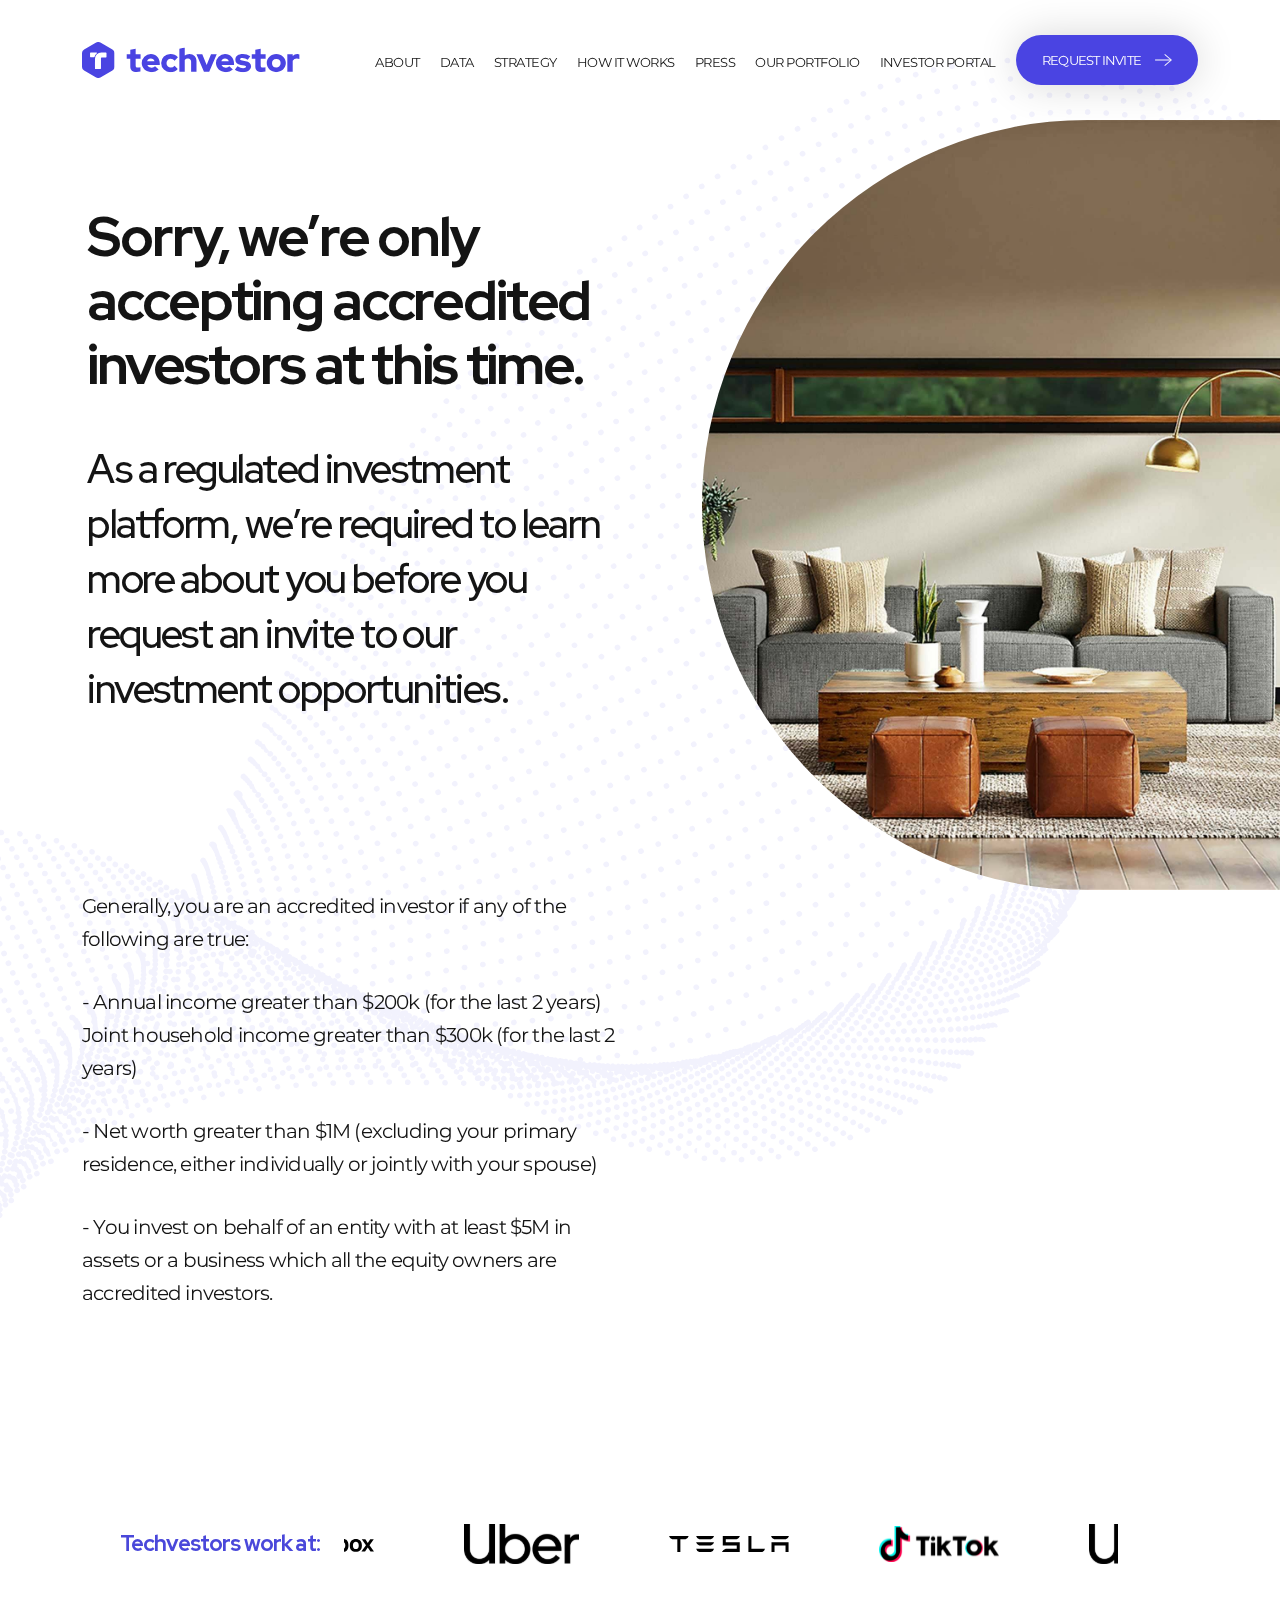
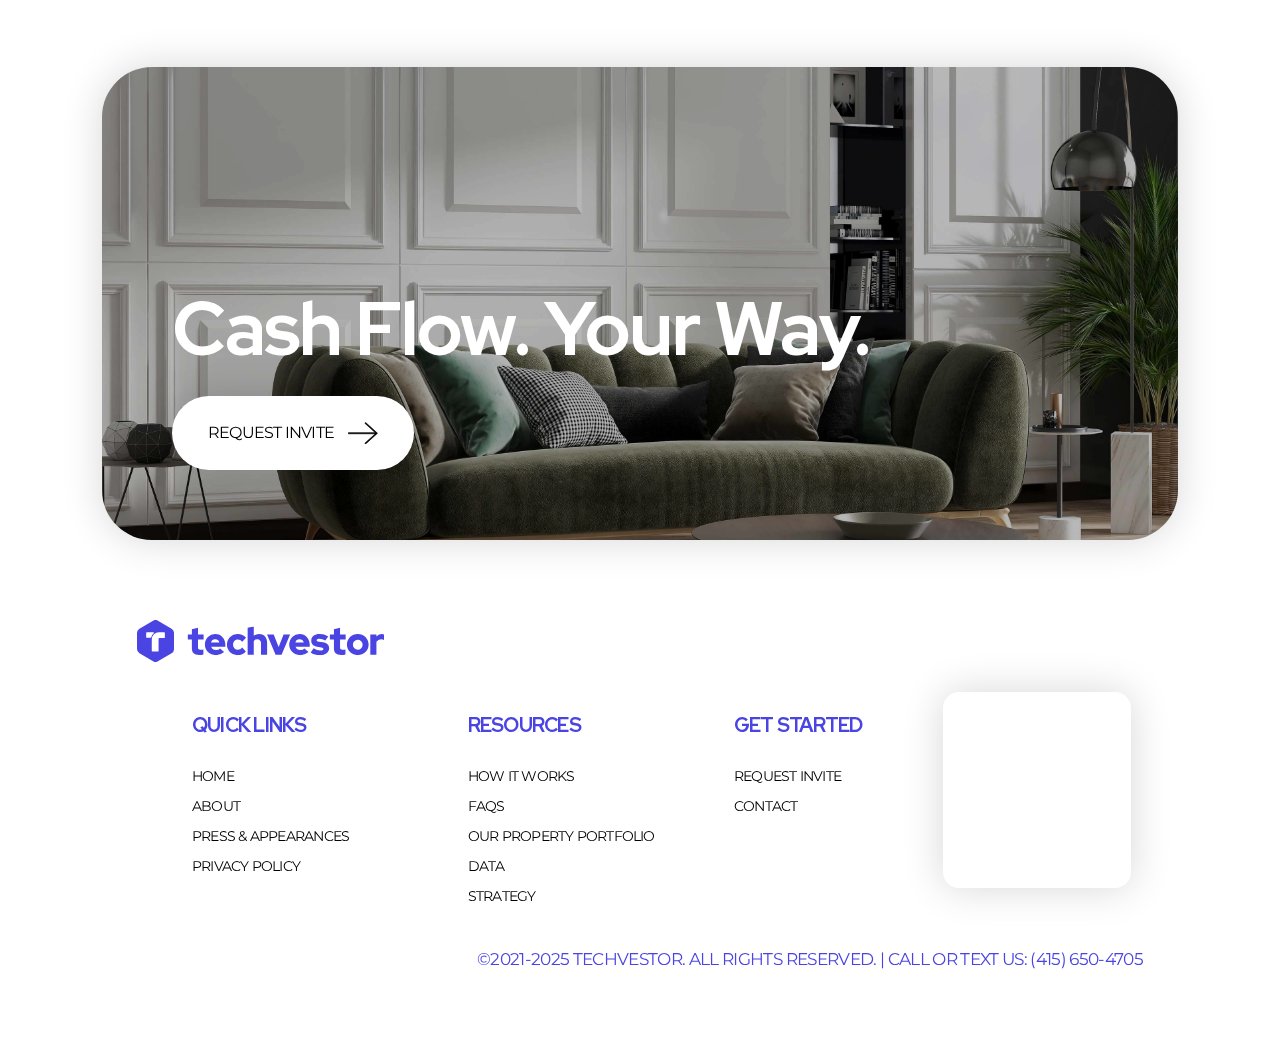
<file: sorry.html>
<!DOCTYPE html>
<html lang="en">
  <head>
    <meta charset="UTF-8" />
    <meta http-equiv="X-UA-Compatible" content="IE=edge" />
    <meta name="viewport" content="width=device-width, initial-scale=1.0" />
    <meta name="format-detection" content="telephone=no" />
    <!--Required Meta Tag-->
    <meta name="description" content="" />
    <meta name="keywords" content="" />

    <!--Favicon-->
    <link rel="shortcut icon" href="assets/images/favicon.svg" type="image/x-icon" />

    <!--Title-->
    <title>Techvestor - Sorry</title>

    <!--Css-->
    <link rel="stylesheet" href="assets/css/style.css" />

    <!--Font-->
    <link href="https://fonts.googleapis.com/css2?family=Montserrat:wght@300;400;500;600;700;800;900&display=swap" rel="stylesheet" />
  </head>

  <body>
    <header class="headerSection" id="header">
      <div class="container">
        <div class="headerSection__holder">
          <div class="headerSection__logo">
            <a href="index.html">
              <img src="assets/images/logo.svg" alt="" />
            </a>
          </div>
          <div class="headerSection__navigation">
            <nav class="headerSection__navbar">
              <ul class="list-style-none">
                <li>
                  <a href="about.html">About</a>
                </li>
                <li>
                  <a href="data.html">Data</a>
                </li>
                <li>
                  <a href="strategy.html">Strategy</a>
                </li>
                <li>
                  <a href="how-it-work.html">How it works</a>
                </li>
                <li>
                  <a href="press-and-appearances.html">Press</a>
                </li>
                <li>
                  <a href="portfolio.html">Our Portfolio</a>
                </li>
                <li>
                  <a href="javscript:void(0)">Investor portal</a>
                </li>
              </ul>
            </nav>
            <a href="request.html" class="commonBtn blueBg requestBtn d-flex align-items-center justify-content-center">
              <span>Request Invite</span>
              <img src="assets/images/arrow.svg" alt="" />
            </a>
          </div>
          <div class="menu-icon">
            <span></span>
            <span></span>
            <span></span>
          </div>
        </div>
      </div>
    </header>
    <!--Header End-->
    <div class="header__height"></div>
    <main class="middle">
      <section class="bannerSetion homeBanner aboutBanner">
        <div class="container-fluid">
          <div class="bannerSetion__row d-flex align-items-start">
            <div class="bannerSetion__left">
              <div class="bannerSetion__content animated fdeIn__Up" data-emergence="hidden">
                <h1 class="commonHeading">Sorry, we’re only accepting accredited investors at this time.</h1>
                <div class="bannerSection__leftmdm">
                  <h3 class="medium">
                    As a regulated investment platform, we’re required to learn more about you before you request an invite to our investment
                    opportunities.
                  </h3>
                </div>
              </div>
            </div>
            <div class="bannerSetion__right animated">
              <div class="bannerSetion__imgBox roundedCorner__left" data-emergence="hidden">
                <img class="ukiyo" src="assets/images/sorry.jpg" alt="" />
              </div>
            </div>
          </div>
        </div>
      </section>
      <!-- Banner End -->
      <section class="sorryDeffination dottedSectionBg">
        <div class="container">
          <div class="row">
            <div class="col-lg-6 col-md-6">
              <div class="sorryDeffination__head animated fdeIn__Up" data-emergence="hidden">
                <p>Generally, you are an accredited investor if any of the following are true:</p>
              </div>
              <div class="sorryDeffination__text animated fdeIn__Up" data-emergence="hidden">
                <p>- Annual income greater than $200k (for the last 2 years) Joint household income greater than $300k (for the last 2 years)</p>
                <p>- Net worth greater than $1M (excluding your primary residence, either individually or jointly with your spouse)</p>
                <p>
                  - You invest on behalf of an entity with at least $5M in assets or a business which all the equity owners are accredited investors.
                </p>
              </div>
            </div>
            <div class="col-lg-8 col-md-8">
              <div class="sorryDeffination__btm animated fdeIn__Up" data-emergence="hidden">
                <h5>(per the full SEC definition)</h5>
                <p>If you think this was a mistake, please <a href="javascript:void(0)">click here</a> to resubmit your application.</p>
              </div>
            </div>
          </div>
        </div>
      </section>
      <section class="reviewSection aboutReview">
        <div class="container">
          <div class="row align-items-center">
            <div class="col-12 col-sm-6 col-md-6 col-lg-3 textColumn">
              <div class="reviewSection__text">
                <h6 class="blueClr m-0">Techvestors work at:</h6>
              </div>
            </div>
            <div class="col-12 col-sm-12 col-md-12 col-lg-9 sliderColumn">
              <div class="reviewSection__clients client-slider">
                <div class="client-slider--item">
                  <img src="assets/images/dropbox-logo.svg" alt="" />
                </div>
                <div class="client-slider--item">
                  <img src="assets/images/uber-logo.svg" alt="" />
                </div>
                <div class="client-slider--item">
                  <img src="assets/images/tesla-logo.svg" alt="" />
                </div>
                <div class="client-slider--item">
                  <img src="assets/images/tikTok-logo.svg" alt="" />
                </div>
                <div class="client-slider--item">
                  <img src="assets/images/uber-logo.svg" alt="" />
                </div>
                <div class="client-slider--item">
                  <img src="assets/images/tesla-logo.svg" alt="" />
                </div>
              </div>
            </div>
          </div>
        </div>
      </section>
      <!-- Team Review End -->
      <section class="commonBtmSection aboutCommon">
        <div class="container">
          <div class="commonBtmSection__wrapper commonBoxshadow" style="background-image: url(./assets/images/sorry1.jpg)">
            <div class="commonBtmSection__cntnt">
              <div class="commonHeading whiteClr animated" data-emergence="visible ">Cash Flow. Your Way.</div>
            </div>
            <div class="btn__wrapper d-flex align-items-center">
              <a href="request.html" class="commonBtn whiteBg blackClr d-flex align-items-center justify-content-center">
                <span>Request Invite</span>
                <svg xmlns="http://www.w3.org/2000/svg " width="22.907 " height="17.147 " viewBox="0 0 22.907 17.147 ">
                  <path
                    id="Path_1 "
                    data-name="Path 1 "
                    d="M8.221,0,0,9.1l.6.542L7.816,1.653V22.284h.808V1.653l7.217,7.985.6-.542Z "
                    transform="translate(22.534 0.353) rotate(90) "
                    stroke-width="0.5 "
                  />
                </svg>
              </a>
            </div>
          </div>
        </div>
      </section>
    </main>
    <!-- Middle End -->
    <footer class="footerSection">
      <div class="container">
        <div class="footerSection__wrapper">
          <div class="footerSection__logo">
            <img src="assets/images/logo.svg" alt="" />
          </div>
          <div class="footerSection__nav">
            <div class="footerSection__row d-flex">
              <div class="footerSection__column quickLinks">
                <h6>Quick Links</h6>
                <ul class="list-style-none">
                  <li>
                    <a href="index.html">Home</a>
                  </li>
                  <li>
                    <a href="about.html">About</a>
                  </li>
                  <li>
                    <a href="press-and-appearances.html">Press & Appearances</a>
                  </li>
                  <li>
                    <a href="privacy-policy.html">Privacy Policy</a>
                  </li>
                </ul>
              </div>
              <div class="footerSection__column resources">
                <h6>Resources</h6>
                <ul class="list-style-none">
                  <li>
                    <a href="how-it-work.html">How it Works</a>
                  </li>
                  <li>
                    <a href="faq.html">FAQs</a>
                  </li>
                  <li>
                    <a href="portfolio.html">Our Property Portfolio</a>
                  </li>
                  <li>
                    <a href="data.html">Data</a>
                  </li>
                  <li>
                    <a href="strategy.html">Strategy</a>
                  </li>
                </ul>
              </div>
              <div class="footerSection__column getStarted">
                <h6>Get Started</h6>
                <ul class="list-style-none">
                  <li>
                    <a href="request.html">Request Invite</a>
                  </li>
                  <li>
                    <a href="contact-us.html">Contact</a>
                  </li>
                </ul>
              </div>
              <div class="footerSection__column reviewBadge">
                <div class="reviewBadge__inner">
                  <iframe
                    src="https://widget.reviews.io/badge-modern/widget?elementId=badge-160&amp;version=1&amp;&amp;store=scoutpads&amp;primaryClr=%236117CD&amp;starsClr=%2333F1C6"
                    frameborder="0"
                    width="242
                                "
                    title="Reviews Badge Modern Widget"
                    style="min-width: 200px"
                    height="203"
                    data-lf-yt-playback-inspected-yegkb8lbwoy4ep3z="true"
                  ></iframe>
                </div>
              </div>
            </div>
            <div class="copyRight">
              <p>©2021-2025 Techvestor. All rights reserved. | Call or Text Us: (415) 650-4705</p>
            </div>
          </div>
        </div>
      </div>
    </footer>
    <!-- Footer End -->
    <script src="assets/js/jquery.min.js"></script>
    <script src="assets/js/slick.js"></script>
    <script src="assets/js/easypiechart.js"></script>
    <script src="assets/js/emergence.js"></script>
    <script src="assets/js/jquery.inview.min.js"></script>
    <script src="assets/js/scrollMonitor.js"></script>
    <script src="assets/js/jquery.counterup.min.js"></script>
    <script src="assets/js/custom.js"></script>
  </body>
</html>
</file>
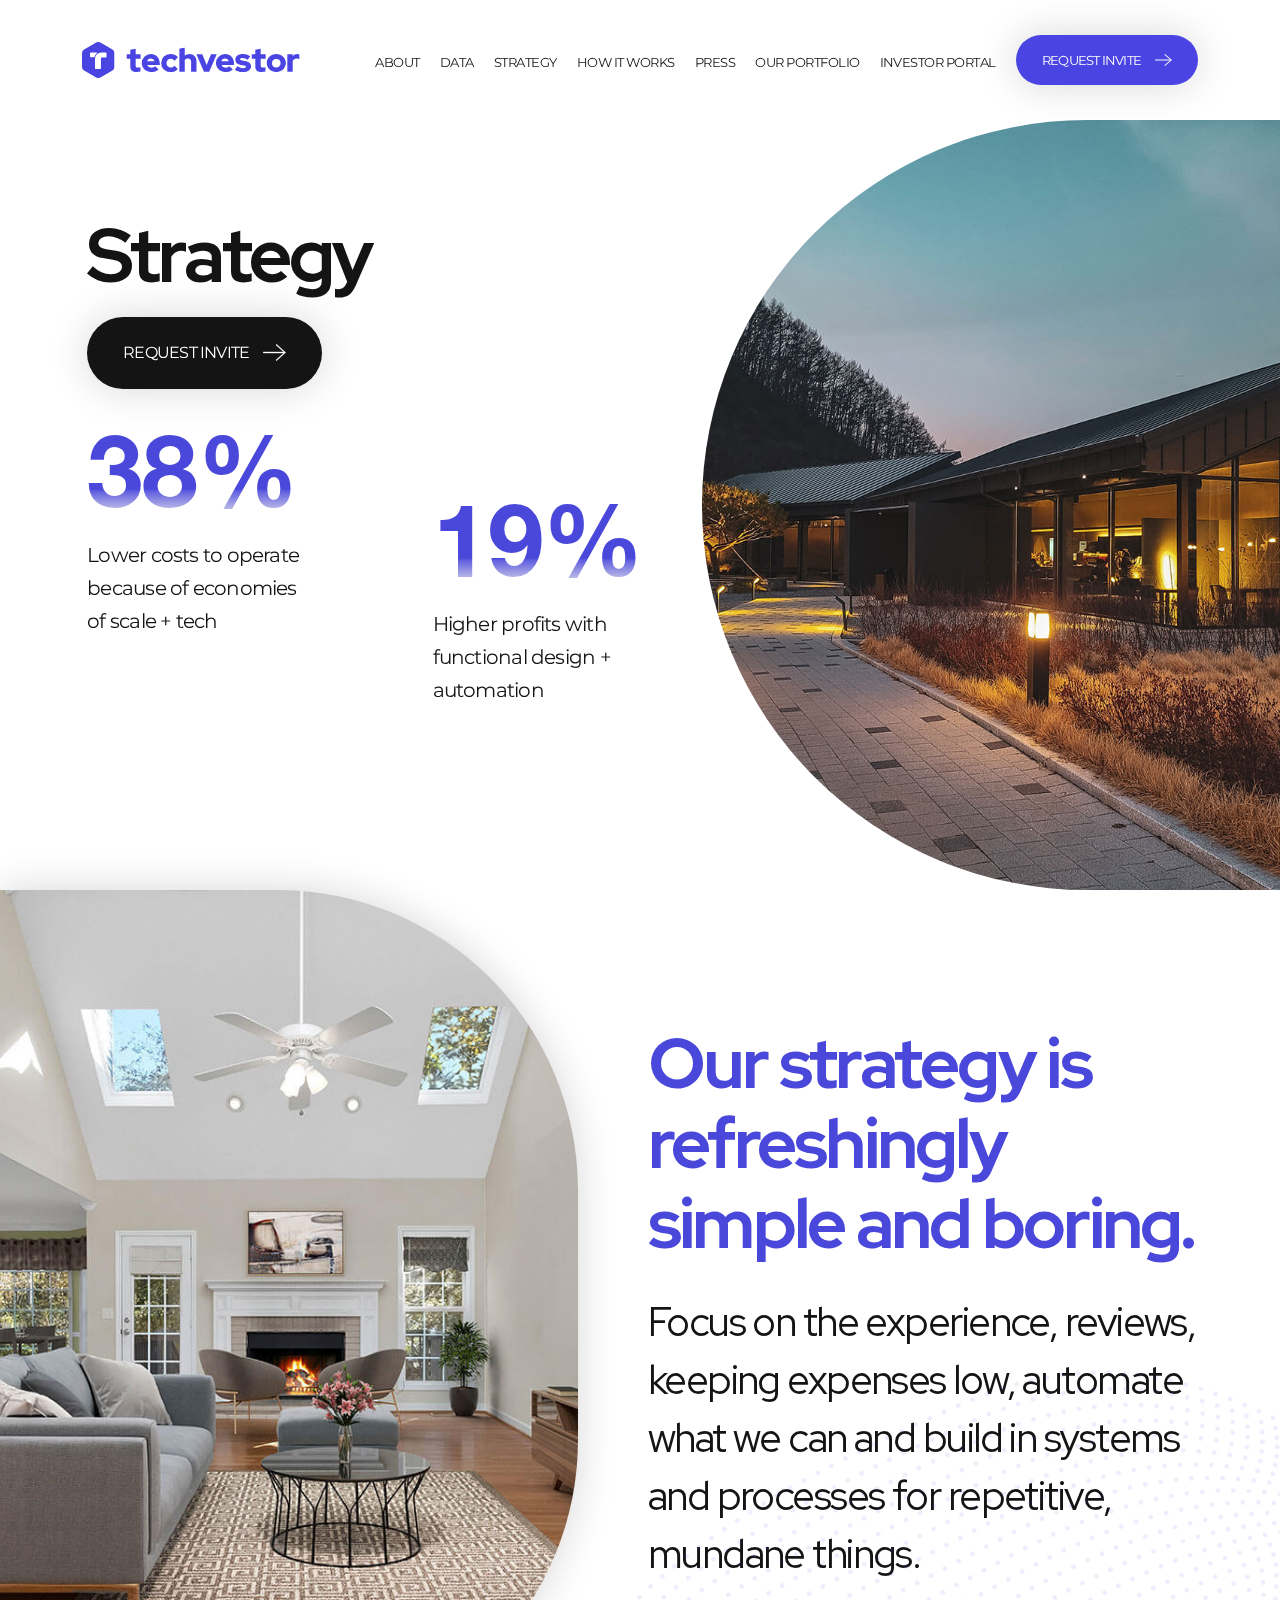
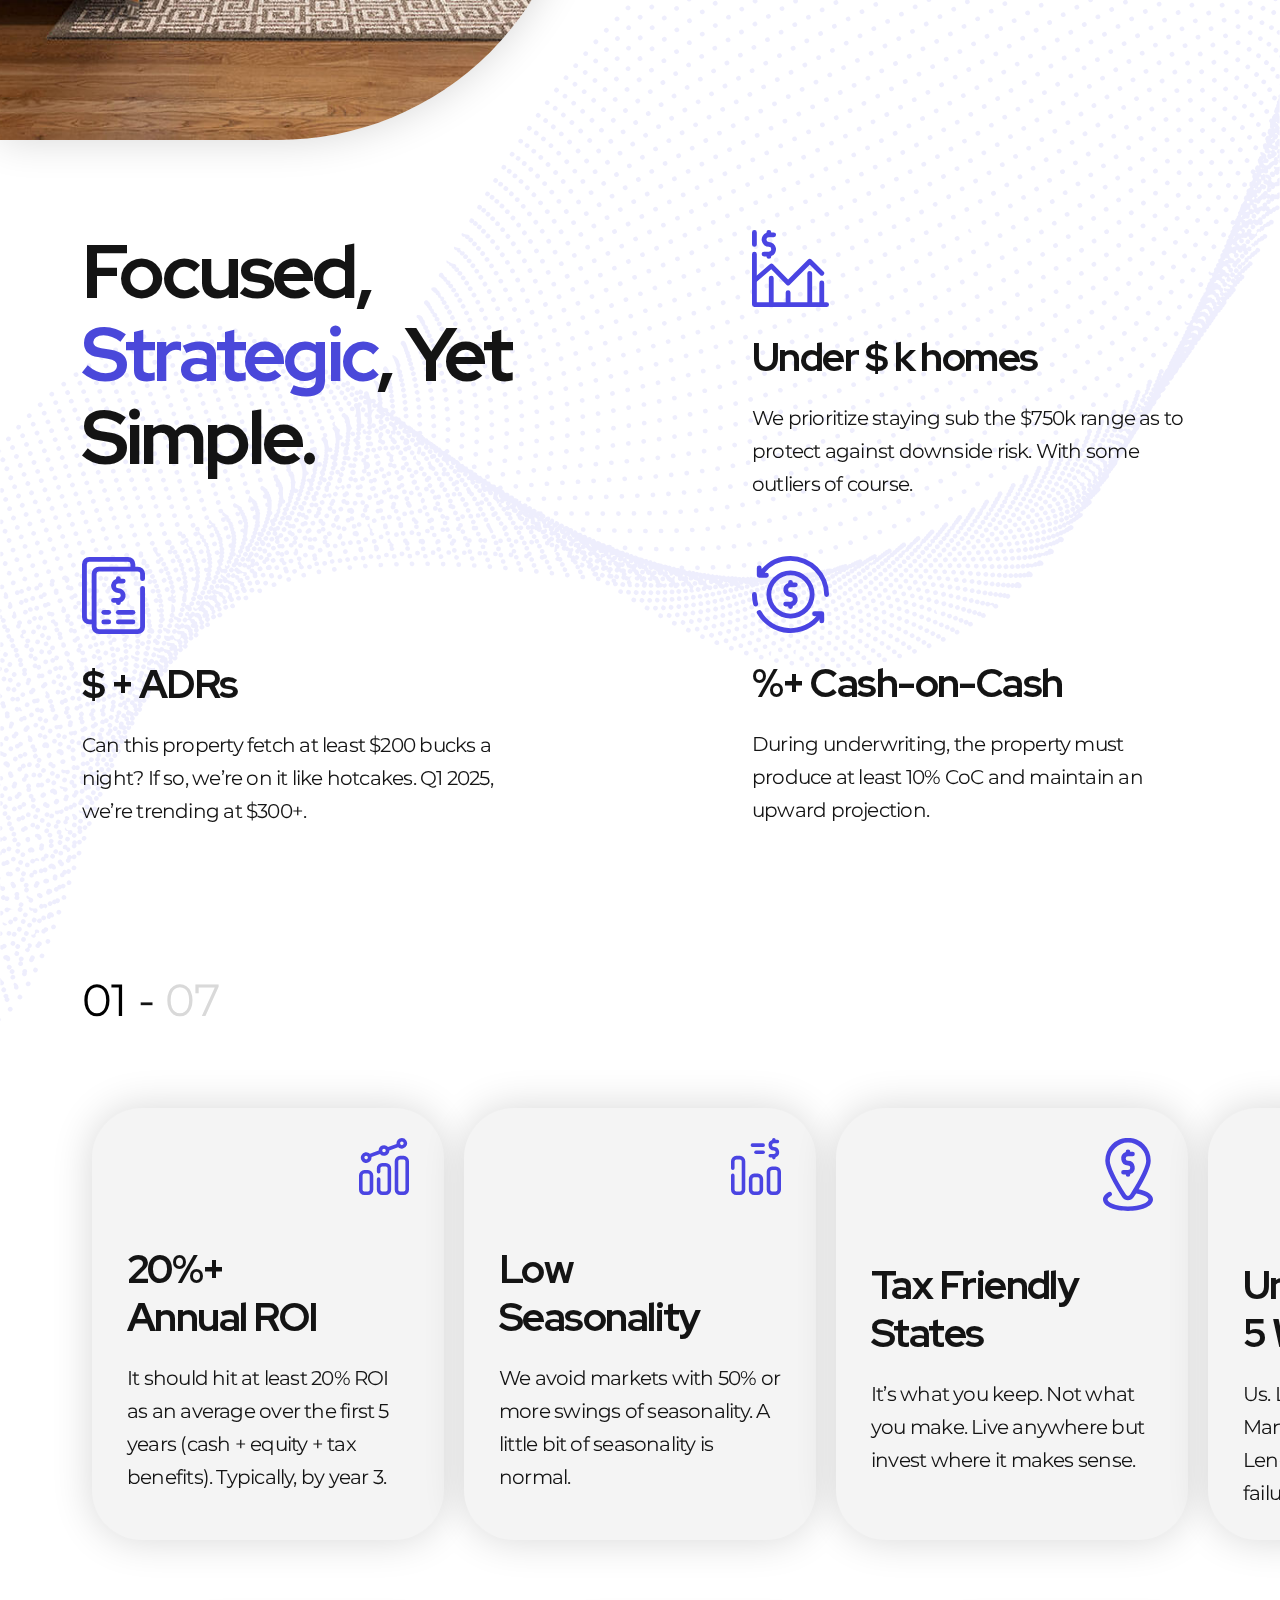
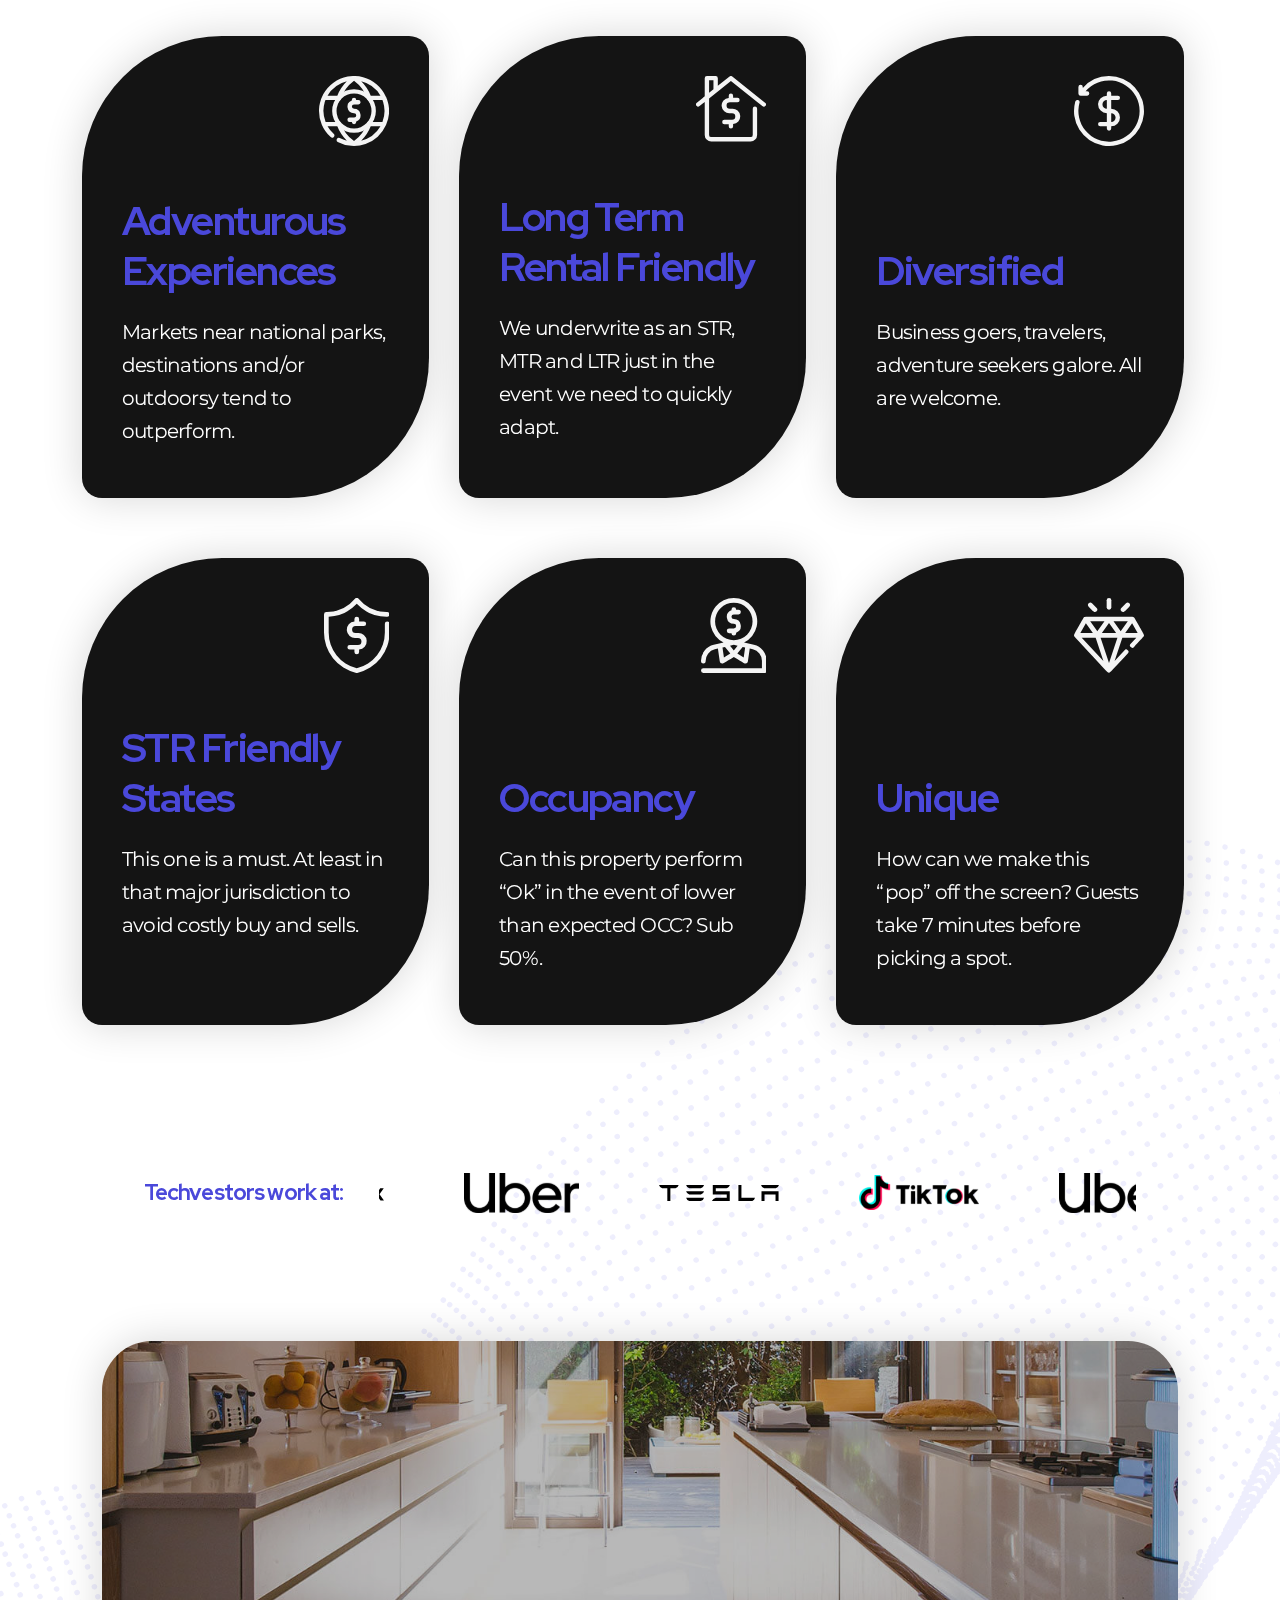
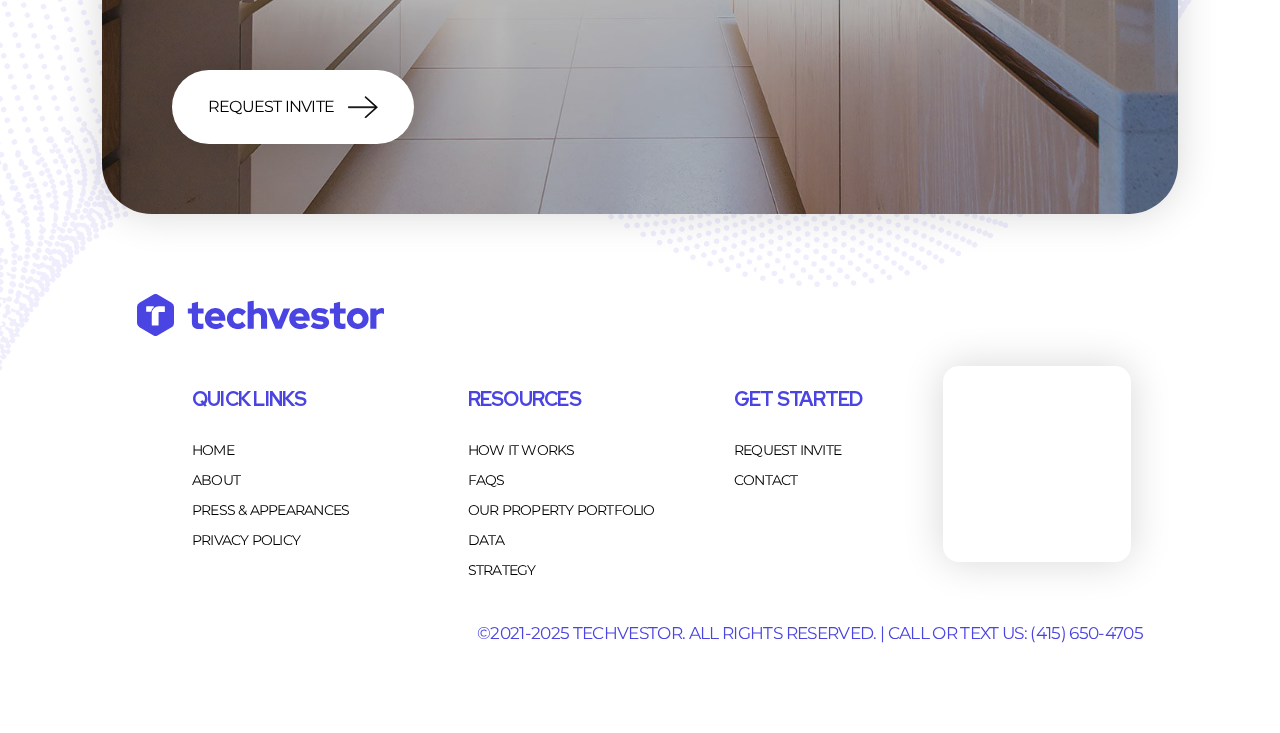
<file: strategy.html>
<!DOCTYPE html>
<html lang="en">

<head>
    <meta charset="UTF-8">
    <meta http-equiv="X-UA-Compatible" content="IE=edge">
    <meta name="viewport" content="width=device-width, initial-scale=1.0">
    <meta name="format-detection" content="telephone=no">
    <!--Required Meta Tag-->
    <meta name="description" content="">
    <meta name="keywords" content="">

    <!--Favicon-->
    <link rel="shortcut icon" href="assets/images/favicon.svg" type="image/x-icon">

    <!--Title-->
    <title>Techvestor - Strategy</title>

    <!--Css-->
    <link rel="stylesheet" href="assets/css/style.css">
    
    <!--Font-->
    <link href="https://fonts.googleapis.com/css2?family=Montserrat:wght@300;400;500;600;700;800;900&display=swap"
        rel="stylesheet">
</head>

<body>
    <header class="headerSection" id="header">
        <div class="container">
            <div class="headerSection__holder">
                <div class="headerSection__logo">
                    <a href="index.html">
                        <img src="assets/images/logo.svg" alt="">
                    </a>
                </div>
                <div class="headerSection__navigation">
                    <nav class="headerSection__navbar">
                        <ul class="list-style-none">
                            <li>
                                <a href="about.html">About</a>
                            </li>
                            <li>
                                <a href="data.html">Data</a>
                            </li>
                            <li>
                                <a href="strategy.html">Strategy</a>
                            </li>
                            <li>
                                <a href="how-it-work.html">How it works</a>
                            </li>
                            <li>
                                <a href="press-and-appearances.html">Press</a>
                            </li>
                            <li>
                                <a href="portfolio.html">Our Portfolio</a>
                            </li>
                            <li>
                                <a href="javscript:void(0)">Investor portal</a>
                            </li>
                        </ul>
                    </nav>
                    <a href="request.html"
                        class="commonBtn blueBg requestBtn d-flex align-items-center justify-content-center">
                        <span>Request Invite</span>
                        <img src="assets/images/arrow.svg" alt="">
                    </a>
                </div>
                <div class="menu-icon">
                    <span></span>
                    <span></span>
                    <span></span>
                </div>
            </div>
        </div>
    </header>
    <!--Header End-->
    <div class="header__height"></div>
    <main class="middle bottomBg--pattern leftBg--pattern">
        <section class="bannerSetion strategypageBanner">
            <div class="container-fluid">
                <div class="bannerSetion__row d-flex align-items-center">
                    <div class="bannerSetion__left">
                        <div class="bannerSetion__content animated fdeIn__Up" data-emergence="hidden">
                            <h1 class="commonHeading">Strategy</h1>
                            <a href="request.html"
                                class="commonBtn blackBg d-flex align-items-center justify-content-center">
                                <span>Request invite</span>
                                <img src="assets/images/arrow.svg" alt="">
                            </a>
                            <div class="dataArea">
                                <div class="dataArea__box">
                                    <div class="dataCount textGradient">
                                        <span class="counter" data-to="40"></span>%
                                    </div>
                                    <div class="dataCntnt">
                                        <p>Lower costs to operate <br> because of economies <br> of scale + tech </p>
                                    </div>
                                </div>
                                <div class="dataArea__box boxPosition">
                                    <div class="dataCount textGradient">
                                        <span class="counter" data-to="20"></span>%
                                    </div>
                                    <div class="dataCntnt">
                                        <p>Higher profits with <br> functional design + <br> automation </p>
                                    </div>
                                </div>
                            </div>
                        </div>
                    </div>
                    <div class="bannerSetion__right">
                        <div class="bannerSetion__imgBox roundedCorner__left animated fdeIn__Up"
                            data-emergence="hidden">
                            <img class="ukiyo" src="assets/images/strategyBanner-img.jpg" alt="">
                        </div>
                    </div>
                </div>
            </div>
        </section>
        <!-- Banner End -->
        <section class="wideSection wideCommonstyle widestrategy">
            <div class="container-fluid">
                <div class="wideSection__row d-flex align-items-center justify-content-between">
                    <div class="wideSection__img roundedCorner__right commonBoxshadow " data-emergence="hidden">
                        <img src="assets/images/strategy-img-1.jpg" alt="">
                    </div>
                    <div class="wideSection__content">
                        <div class="commonHeading blueClr animated fdeIn__Up" data-emergence="hidden">Our strategy is
                            refreshingly simple and boring.</div>
                        <h3 class="regular">Focus on the experience, reviews, keeping expenses low, automate what we can
                            and build in systems and processes for repetitive, mundane things.</h3>
                    </div>
                </div>
            </div>
        </section>
        <section class="strategycSection strategyIntersection">
            <div class="container">
                <div class="row">
                    <div class="col-md-6">
                        <div class="strategycSection__leftcntnt">
                            <div class="commonHeading animated" data-emergence="visible">Focused, <br>
                                <span class="blueClr">Strategic</span>, Yet <br> Simple.
                            </div>
                            <div class="strategycBox">
                                <div class="strategycBox__img">
                                    <img src="assets/images/Annual.svg" alt="">
                                </div>
                                <div class="strategycBox__cntnt">
                                    <h3>$ <span class="counter" data-to="200"></span>+ ADRs </h3>
                                    <p>Can this property fetch at least $200 bucks a night? If so, we’re on it like
                                        hotcakes. Q1 2025, we’re trending at $300+.</p>
                                </div>
                            </div>
                        </div>
                    </div>
                    <div class="col-md-6">
                        <div class="strategycSection__rgtcntnt">
                            <div class="strategycBox">
                                <div class="strategycBox__img">
                                    <img src="assets/images/Statistic.svg" alt="">
                                </div>
                                <div class="strategycBox__cntnt">
                                    <h3>Under $ <span class="counter" data-to="750"></span>k homes </h3>
                                    <p>We prioritize staying sub the $750k range as to protect against downside risk.
                                        With some outliers of course.</p>
                                </div>
                            </div>
                            <div class="strategycBox">
                                <div class="strategycBox__img">
                                    <img src="assets/images/Cash-flow.svg" alt="">
                                </div>
                                <div class="strategycBox__cntnt">
                                    <h3>
                                        <span class="counter" data-to="10"></span>%+ Cash-on-Cash
                                    </h3>
                                    <p>During underwriting, the property must produce at least 10% CoC and maintain an
                                        upward projection.</p>
                                </div>
                            </div>
                        </div>
                    </div>
                </div>
            </div>
            <div class="strategySliderHolder">
                <div class="container">
                    <div class="strategySlider__head">
                        <div class="slides-numbers" id="strategySliderCounter">
                            <span class="active">01</span> - <span class="total">14</span>
                        </div>
                    </div>
                    <div class="strategySlider">
                        <div class="item">
                            <div class="strategySliderBox commonBoxshadow">
                                <div class="strategySliderBox__img">
                                    <img src="assets/images/Chart-Bar.svg" alt="">
                                </div>
                                <div class="strategySliderBox__cntnt">
                                    <h3>20%+ <br> Annual ROI </h3>
                                    <p>It should hit at least 20% ROI as an average over the first 5 years (cash +
                                        equity + tax benefits). Typically, by year 3.</p>
                                </div>
                            </div>
                        </div>
                        <div class="item">
                            <div class="strategySliderBox commonBoxshadow">
                                <div class="strategySliderBox__img">
                                    <img src="assets/images/Chart.svg" alt="">
                                </div>
                                <div class="strategySliderBox__cntnt">
                                    <h3>Low <br> Seasonality </h3>
                                    <p>We avoid markets with 50% or more swings of seasonality. A little bit of
                                        seasonality is normal.</p>
                                </div>
                            </div>
                        </div>
                        <div class="item">
                            <div class="strategySliderBox commonBoxshadow">
                                <div class="strategySliderBox__img">
                                    <img src="assets/images/Location.svg" alt="">
                                </div>
                                <div class="strategySliderBox__cntnt">
                                    <h3>Tax Friendly <br> States </h3>
                                    <p>It’s what you keep. Not what you make. Live anywhere but invest where it makes
                                        sense.</p>
                                </div>
                            </div>
                        </div>
                        <div class="item">
                            <div class="strategySliderBox commonBoxshadow">
                                <div class="strategySliderBox__img">
                                    <img src="assets/images/Barcode.svg" alt="">
                                </div>
                                <div class="strategySliderBox__cntnt">
                                    <h3>Underwriting <br> 5 Ways </h3>
                                    <p>Us. Lender. Property Management. Us Again. Lender Again. 5 points of failure.
                                        Check.</p>
                                </div>
                            </div>
                        </div>
                        <div class="item">
                            <div class="strategySliderBox commonBoxshadow">
                                <div class="strategySliderBox__img">
                                    <img src="assets/images/Coins.svg" alt="">
                                </div>
                                <div class="strategySliderBox__cntnt">
                                    <h3>Cost <br> Segregation </h3>
                                    <p>Who wants to pay taxes when you can be smart about it? Our properties see 25-35%
                                        write offs.</p>
                                </div>
                            </div>
                        </div>
                        <div class="item">
                            <div class="strategySliderBox commonBoxshadow">
                                <div class="strategySliderBox__img">
                                    <img src="assets/images/Charity.svg" alt="">
                                </div>
                                <div class="strategySliderBox__cntnt">
                                    <h3>Accelerated <br> Depreciation </h3>
                                    <p>Yup, more tax savings. We want tax free cash flow after all. So, we look for
                                        those opportunities.</p>
                                </div>
                            </div>
                        </div>
                        <div class="item">
                            <div class="strategySliderBox commonBoxshadow">
                                <div class="strategySliderBox__img">
                                    <img src="assets/images/Ingot.svg" alt="">
                                </div>
                                <div class="strategySliderBox__cntnt">
                                    <h3>Multi Platform <br> Exposure </h3>
                                    <p>Can we list this type of property across multiple channels? We want this to be
                                        yes.</p>
                                </div>
                            </div>
                        </div>
                    </div>
                </div>
            </div>
            <div class="strategyCard_wrap">
                <div class="container">
                    <div class="strategyCard">
                        <div class="strategyCard__holder">
                            <div class="blackCard blackCard--hover blackBg commonBoxshadow">
                                <div class="blackCard__inner d-flex flex-column">
                                    <div class="blackCard__img">
                                        <svg xmlns="http://www.w3.org/2000/svg" width="75.034" height="75"
                                            viewBox="0 0 75.034 75">
                                            <g id="Globe" transform="translate(0.016 0.006)">
                                                <path id="Path_252" data-name="Path 252"
                                                    d="M20.031,21.718a2.344,2.344,0,0,1,0-4.687h4.687a2.344,2.344,0,0,0,0-4.687H22.375a2.344,2.344,0,1,0-4.687,0v.422a7.031,7.031,0,0,0,2.344,13.64,2.344,2.344,0,1,1,0,4.687H15.344a2.344,2.344,0,1,0,0,4.687h2.344a2.344,2.344,0,1,0,4.687,0v-.422a7.031,7.031,0,0,0-2.344-13.64Z"
                                                    transform="translate(17.488 13.445)" />
                                                <path id="Path_253" data-name="Path 253"
                                                    d="M71.924,52.388a37.334,37.334,0,0,0,0-29.764,1.1,1.1,0,0,0-.117-.234A37.5,37.5,0,1,0,12.513,65.466a2.348,2.348,0,1,0,3.14-3.492,32.6,32.6,0,0,1-6.539-8.062H19.59A44.763,44.763,0,0,0,29.855,69.4a32.6,32.6,0,0,1-7.64-2.859,2.344,2.344,0,0,0-2.2,4.125A37.5,37.5,0,0,0,71.806,52.623,1.1,1.1,0,0,0,71.924,52.388ZM65.9,21.1H55.448A44.834,44.834,0,0,0,45.206,5.633,33,33,0,0,1,65.9,21.1ZM29.832,5.633A44.834,44.834,0,0,0,19.59,21.1H9.138A33,33,0,0,1,29.832,5.633ZM6.911,25.788H18.77a2.344,2.344,0,0,0,4.312-.422A40.029,40.029,0,0,1,37.519,5.211a40.1,40.1,0,0,1,14.53,20.2,2.344,2.344,0,0,0,4.219.375H67.986a32.342,32.342,0,0,1,0,23.436H56.268a2.344,2.344,0,0,0-4.312.375A40.1,40.1,0,0,1,37.519,69.8,39.842,39.842,0,0,1,23.035,49.74a2.344,2.344,0,0,0-4.265-.516H7.052a32.108,32.108,0,0,1-.141-23.436ZM45.206,69.38A44.834,44.834,0,0,0,55.448,53.912H65.9A33,33,0,0,1,45.206,69.38Z"
                                                    transform="translate(0)" />
                                                <path id="Path_254" data-name="Path 254"
                                                    d="M29.436,52.873A23.436,23.436,0,1,1,52.873,29.436,23.436,23.436,0,0,1,29.436,52.873Zm0-42.185A18.749,18.749,0,1,0,48.185,29.436,18.749,18.749,0,0,0,29.436,10.687Z"
                                                    transform="translate(8.083 8.07)" />
                                            </g>
                                        </svg>
                                    </div>
                                    <div class="blackCard__hdng">
                                        <h3 class="blueClr">Adventurous <br> Experiences </h3>
                                    </div>
                                    <div class="blackCard__cntnt">
                                        <p>Markets near national parks, destinations and/or outdoorsy tend to
                                            outperform.</p>
                                    </div>
                                </div>
                            </div>
                        </div>
                        <div class="strategyCard__holder">
                            <div class="blackCard blackCard--hover blackBg commonBoxshadow">
                                <div class="blackCard__inner d-flex flex-column">
                                    <div class="blackCard__img">
                                        <svg xmlns="http://www.w3.org/2000/svg" width="80.154" height="75"
                                            viewBox="0 0 80.154 75">
                                            <g id="Loan" transform="translate(-0.005 -1)">
                                                <path id="Path_260" data-name="Path 260"
                                                    d="M23.639,26.5h-2.5a3.75,3.75,0,0,1,0-7.5h8.75a2.5,2.5,0,1,0,0-5h-5V11.5a2.5,2.5,0,1,0-5,0v2.625a8.772,8.772,0,1,0,1.25,17.5h2.5a3.75,3.75,0,0,1,0,7.5h-8.75a2.5,2.5,0,1,0,0,5h5v2.5a2.5,2.5,0,0,0,5,0V44a8.772,8.772,0,1,0-1.25-17.5Z"
                                                    transform="translate(17.604 12)" />
                                                <path id="Path_261" data-name="Path 261"
                                                    d="M79.042,31.55l-37.5-30a2.5,2.5,0,0,0-3.1,0L24.992,12.3V3.5a2.5,2.5,0,0,0-2.5-2.5h-10a2.5,2.5,0,0,0-2.5,2.5V24.3L.942,31.55a2.491,2.491,0,0,0,3.1,3.9l5.95-4.75V68.5a7.5,7.5,0,0,0,7.5,7.5h45a7.5,7.5,0,0,0,7.5-7.5v-30a2.5,2.5,0,0,0-5,0v30a2.5,2.5,0,0,1-2.5,2.5h-45a2.5,2.5,0,0,1-2.5-2.5V26.7l25-20,35.95,28.75a2.5,2.5,0,1,0,3.1-3.9ZM19.992,6V16.3l-5,4V6Z"
                                                    transform="translate(0 0)" />
                                            </g>
                                        </svg>
                                    </div>
                                    <div class="blackCard__hdng">
                                        <h3 class="blueClr">Long Term <br> Rental Friendly </h3>
                                    </div>
                                    <div class="blackCard__cntnt">
                                        <p>We underwrite as an STR, MTR and LTR just in the event we need to quickly
                                            adapt.</p>
                                    </div>
                                </div>
                            </div>
                        </div>
                        <div class="strategyCard__holder">
                            <div class="blackCard blackCard--hover blackBg commonBoxshadow">
                                <div class="blackCard__inner d-flex flex-column">
                                    <div class="blackCard__img">
                                        <svg xmlns="http://www.w3.org/2000/svg" width="75.005" height="75"
                                            viewBox="0 0 75.005 75">
                                            <g id="Revenue" transform="translate(0.013)">
                                                <path id="Path_281" data-name="Path 281"
                                                    d="M37.517,0A37.219,37.219,0,0,0,9.392,12.727V11.719a2.344,2.344,0,0,0-4.687,0V18.75a2.344,2.344,0,0,0,2.344,2.344h7.031a2.344,2.344,0,0,0,0-4.687H12.392A32.812,32.812,0,1,1,5.876,28.758a2.351,2.351,0,1,0-4.5-1.359A37.5,37.5,0,1,0,37.517,0Z"
                                                    transform="translate(0 0)" />
                                                <path id="Path_282" data-name="Path 282"
                                                    d="M25.062,25.75V16.375h7.031a2.344,2.344,0,1,0,0-4.687H25.062V9.344a2.344,2.344,0,1,0-4.687,0v2.344a9.375,9.375,0,0,0,0,18.75v9.375H13.344a2.344,2.344,0,1,0,0,4.687h7.031v2.344a2.344,2.344,0,1,0,4.687,0V44.5a9.375,9.375,0,1,0,0-18.75Zm-9.375-4.687a4.687,4.687,0,0,1,4.687-4.687V25.75A4.687,4.687,0,0,1,15.687,21.062Zm9.375,18.75V30.437a4.687,4.687,0,0,1,0,9.375Z"
                                                    transform="translate(14.798 9.406)" />
                                            </g>
                                        </svg>
                                    </div>
                                    <div class="blackCard__hdng">
                                        <h3 class="blueClr">Diversified</h3>
                                    </div>
                                    <div class="blackCard__cntnt">
                                        <p>Business goers, travelers, adventure seekers galore. All are welcome.</p>
                                    </div>
                                </div>
                            </div>
                        </div>
                        <div class="strategyCard__holder">
                            <div class="blackCard blackCard--hover blackBg commonBoxshadow">
                                <div class="blackCard__inner d-flex flex-column">
                                    <div class="blackCard__img">
                                        <svg xmlns="http://www.w3.org/2000/svg" width="65.561" height="75"
                                            viewBox="0 0 65.561 75">
                                            <g id="Protection" transform="translate(-2 0.002)">
                                                <path id="Path_9006" data-name="Path 9006"
                                                    d="M34.265,74.928A41.4,41.4,0,0,1,2,34.328V16.393a2.341,2.341,0,0,1,2.341-2.341A36.643,36.643,0,0,0,32.977.846a2.341,2.341,0,0,1,3.606,0A36.6,36.6,0,0,0,65.219,14.051a2.341,2.341,0,0,1,0,4.683A41.209,41.209,0,0,1,34.78,5.856a41.186,41.186,0,0,1-28.1,12.878V34.375a36.737,36.737,0,0,0,28.1,35.871,36.737,36.737,0,0,0,28.1-35.918v-8.57a2.341,2.341,0,0,1,4.683,0v8.57A41.4,41.4,0,0,1,35.3,74.928,1.92,1.92,0,0,1,34.265,74.928Z" />
                                                <path id="Path_9007" data-name="Path 9007"
                                                    d="M22.884,24.39H20.543a3.512,3.512,0,1,1,0-7.024h8.2a2.341,2.341,0,0,0,0-4.683H24.055V10.341a2.341,2.341,0,0,0-4.683,0V12.8a8.216,8.216,0,1,0,1.171,16.39h2.341a3.512,3.512,0,0,1,0,7.024h-8.2a2.341,2.341,0,0,0,0,4.683h4.683v2.341a2.341,2.341,0,0,0,4.683,0V40.78a8.216,8.216,0,0,0-1.171-16.39Z"
                                                    transform="translate(13.067 10.734)" />
                                            </g>
                                        </svg>
                                    </div>
                                    <div class="blackCard__hdng">
                                        <h3 class="blueClr">STR Friendly <br> States </h3>
                                    </div>
                                    <div class="blackCard__cntnt">
                                        <p>This one is a must. At least in that major jurisdiction to avoid costly buy
                                            and sells.</p>
                                    </div>
                                </div>
                            </div>
                        </div>
                        <div class="strategyCard__holder">
                            <div class="blackCard blackCard--hover blackBg commonBoxshadow">
                                <div class="blackCard__inner d-flex flex-column">
                                    <div class="blackCard__img">
                                        <svg xmlns="http://www.w3.org/2000/svg" width="65.641" height="75"
                                            viewBox="0 0 65.641 75">
                                            <g id="Investor" transform="translate(-1.998 -0.005)">
                                                <path id="Path_289" data-name="Path 289"
                                                    d="M20.032,15.721a2.344,2.344,0,0,1,0-4.688h4.688a2.344,2.344,0,0,0,0-4.688H22.377a2.344,2.344,0,1,0-4.688,0v.422a7.032,7.032,0,0,0,2.344,13.643,2.344,2.344,0,0,1,0,4.688H15.344a2.344,2.344,0,0,0,0,4.688h2.344a2.344,2.344,0,0,0,4.688,0v-.422a7.032,7.032,0,0,0-2.344-13.643Z"
                                                    transform="translate(14.789 5.369)" />
                                                <path id="Path_290" data-name="Path 290"
                                                    d="M54.91,46.876l-9.845-2.344a23.441,23.441,0,1,0-20.488,0l-9.845,2.344A16.409,16.409,0,0,0,2,63.285a2.344,2.344,0,0,0,4.688,0,11.721,11.721,0,0,1,9.1-11.955L18.9,50.6l1.875,13.01A2.344,2.344,0,0,0,23.1,65.629c.938,0,.375.164,11.721-6.634,11.955,7.173,10.853,6.634,11.721,6.634a2.344,2.344,0,0,0,2.344-2.016L50.761,50.6l3.118.727a11.721,11.721,0,0,1,9.072,11.416v7.572H4.347a2.344,2.344,0,1,0,0,4.688H65.295a2.344,2.344,0,0,0,2.344-2.344V62.746A16.409,16.409,0,0,0,54.91,46.876ZM34.821,52.5l-3.774-4.688,3.774-.938,3.774.867ZM16.068,23.434A18.753,18.753,0,1,1,34.821,42.187,18.753,18.753,0,0,1,16.068,23.434Zm8.861,36.029L23.5,49.548l2.485-.563L31.3,55.619Zm19.785,0-6.376-3.844,5.321-6.634,2.485.563Z"
                                                    transform="translate(0 0)" />
                                            </g>
                                        </svg>
                                    </div>
                                    <div class="blackCard__hdng">
                                        <h3 class="blueClr">Occupancy</h3>
                                    </div>
                                    <div class="blackCard__cntnt">
                                        <p>Can this property perform “Ok” in the event of lower than expected OCC? Sub
                                            50%.</p>
                                    </div>
                                </div>
                            </div>
                        </div>
                        <div class="strategyCard__holder">
                            <div class="blackCard blackCard--hover blackBg commonBoxshadow">
                                <div class="blackCard__inner d-flex flex-column">
                                    <div class="blackCard__img">
                                        <svg xmlns="http://www.w3.org/2000/svg" width="70.348" height="75"
                                            viewBox="0 0 70.348 75">
                                            <g id="Diamond" transform="translate(-1)">
                                                <path id="Path_248" data-name="Path 248"
                                                    d="M71.348,26.778c0-.868,0-.657-9.685-17.587l-.117-.117a1.782,1.782,0,0,0-.492-.539h0a2.345,2.345,0,0,0-1.43-.516c-50.252,0-47.344-.211-48.259.446s-.211,0-10.06,17.141a3.1,3.1,0,0,0-.281,1.008L1,26.778a3.588,3.588,0,0,0,.211.938c.281.657,33.111,35.666,33.368,35.924a2.345,2.345,0,0,0,2.345.492c.727-.3-.3.68,18.1-19.041A2.345,2.345,0,1,0,51.6,41.9L41.8,52.572l7.785-23.449h14.07l-5.675,6.1A2.355,2.355,0,1,0,61.359,38.5C71.207,27.857,71.348,28.091,71.348,26.778ZM12.936,14.7l7.035,9.731H7.378Zm27.788-1.993H55.074L47.9,22.745ZM43.35,24.433H29L36.174,14.4Zm-18.9-1.688L17.274,12.708H31.625Zm-1.688,6.378,7.785,23.449L8.738,29.123Zm21.878,0L36.174,54.542,27.709,29.123ZM59.412,14.7l5.557,9.731H52.448Z"
                                                    transform="translate(0 10.741)" />
                                                <path id="Path_249" data-name="Path 249"
                                                    d="M17.345,11.725A2.345,2.345,0,0,1,15,9.38V2.345a2.345,2.345,0,1,1,4.69,0V9.38A2.345,2.345,0,0,1,17.345,11.725Z"
                                                    transform="translate(18.829)" />
                                                <path id="Path_250" data-name="Path 250"
                                                    d="M14.04,11.385c-1.266,0-1.337-.352-6.355-5.37a2.355,2.355,0,0,1,3.33-3.33l4.69,4.69a2.345,2.345,0,0,1-1.665,4.01Z"
                                                    transform="translate(8.064 2.684)" />
                                                <path id="Path_251" data-name="Path 251"
                                                    d="M23.353,11.385a2.345,2.345,0,0,1-1.665-4.01l4.69-4.69a2.355,2.355,0,0,1,3.33,3.33C24.6,11.127,24.619,11.385,23.353,11.385Z"
                                                    transform="translate(26.891 2.684)" />
                                            </g>
                                        </svg>
                                    </div>
                                    <div class="blackCard__hdng">
                                        <h3 class="blueClr">Unique</h3>
                                    </div>
                                    <div class="blackCard__cntnt">
                                        <p>How can we make this “pop” off the screen? Guests take 7 minutes before
                                            picking a spot.</p>
                                    </div>
                                </div>
                            </div>
                        </div>
                    </div>
                </div>
            </div>
        </section>
        <section class="reviewSection clientSection">
            <div class="container">
                <div class="row align-items-center justify-content-center">
                    <div class="col-12 col-sm-12 col-md-12 col-lg-2 textColumn">
                        <div class="reviewSection__text text-left">
                            <h6 class="blueClr m-0">Techvestors work at:</h6>
                        </div>
                    </div>
                    <div class="col-12 col-sm-12 col-md-12 col-lg-10 sliderColumn">
                        <div class="reviewSection__clients client-slider">
                            <div class="client-slider--item">
                                <img src="assets/images/dropbox-logo.svg" alt="">
                            </div>
                            <div class="client-slider--item">
                                <img src="assets/images/uber-logo.svg" alt="">
                            </div>
                            <div class="client-slider--item">
                                <img src="assets/images/tesla-logo.svg" alt="">
                            </div>
                            <div class="client-slider--item">
                                <img src="assets/images/tikTok-logo.svg" alt="">
                            </div>
                            <div class="client-slider--item">
                                <img src="assets/images/uber-logo.svg" alt="">
                            </div>
                            <div class="client-slider--item">
                                <img src="assets/images/tesla-logo.svg" alt="">
                            </div>
                        </div>
                    </div>
                </div>
        </section>
        <section class="commonBtmSection">
            <div class="container">
                <div class="commonBtmSection__wrapper commonBoxshadow"
                    style="background-image: url(./assets/images/strategyBtm-img.jpg);">
                    <div class="commonBtmSection__cntnt">
                        <div class="commonHeading whiteClr animated fdeIn__Up" data-emergence="hidden">Cash Flow. Your
                            Way.</div>
                    </div>
                    <div class="btn__wrapper d-flex align-items-center">
                        <a href="request.html"
                            class="commonBtn whiteBg blackClr d-flex align-items-center justify-content-center">
                            <span>Request Invite</span>
                            <svg xmlns="http://www.w3.org/2000/svg" width="22.907" height="17.147"
                                viewBox="0 0 22.907 17.147">
                                <path id="Path_1" data-name="Path 1"
                                    d="M8.221,0,0,9.1l.6.542L7.816,1.653V22.284h.808V1.653l7.217,7.985.6-.542Z"
                                    transform="translate(22.534 0.353) rotate(90)" stroke-width="0.5" />
                            </svg>
                        </a>
                    </div>
                </div>
            </div>
        </section>
    </main>
    <!-- Middle End -->
    <footer class="footerSection">
        <div class="container">
            <div class="footerSection__wrapper">
                <div class="footerSection__logo">
                    <img src="assets/images/logo.svg" alt="">
                </div>
                <div class="footerSection__nav">
                    <div class="footerSection__row d-flex">
                        <div class="footerSection__column quickLinks">
                            <h6>Quick Links</h6>
                            <ul class="list-style-none">
                                <li>
                                    <a href="index.html">Home</a>
                                </li>
                                <li>
                                    <a href="about.html">About</a>
                                </li>
                                <li>
                                    <a href="press-and-appearances.html">Press & Appearances</a>
                                </li>
                                <li>
                                    <a href="privacy-policy.html">Privacy Policy</a>
                                </li>
                            </ul>
                        </div>
                        <div class="footerSection__column resources">
                            <h6>Resources</h6>
                            <ul class="list-style-none">
                                <li>
                                    <a href="how-it-work.html">How it Works</a>
                                </li>
                                <li>
                                    <a href="faq.html">FAQs</a>
                                </li>
                                <li>
                                    <a href="portfolio.html">Our Property Portfolio</a>
                                </li>
                                <li>
                                    <a href="data.html">Data</a>
                                </li>
                                <li>
                                    <a href="strategy.html">Strategy</a>
                                </li>
                            </ul>
                        </div>
                        <div class="footerSection__column getStarted">
                            <h6>Get Started</h6>
                            <ul class="list-style-none">
                                <li>
                                    <a href="request.html">Request Invite</a>
                                </li>
                                <li>
                                    <a href="contact-us.html">Contact</a>
                                </li>
                            </ul>
                        </div>
                        <div class="footerSection__column reviewBadge">
                            <div class="reviewBadge__inner">
                                <iframe
                                    src="https://widget.reviews.io/badge-modern/widget?elementId=badge-160&amp;version=1&amp;&amp;store=scoutpads&amp;primaryClr=%236117CD&amp;starsClr=%2333F1C6"
                                    frameborder="0" width="242
                                " title="Reviews Badge Modern Widget" style="min-width: 200px;" height="203"
                                    data-lf-yt-playback-inspected-yegkb8lbwoy4ep3z="true"></iframe>
                            </div>
                        </div>
                    </div>
                    <div class="copyRight">
                        <p>©2021-2025 Techvestor. All rights reserved. | Call or Text Us: (415) 650-4705</p>
                    </div>
                </div>
            </div>
        </div>
    </footer>
    <!-- Footer End -->
    <script src="assets/js/jquery.min.js"></script>
    <script src="assets/js/slick.js"></script>
    <script src="assets/js/easypiechart.js"></script>
    <script src="assets/js/emergence.js"></script>
    <script src="assets/js/jquery.inview.min.js"></script>
    <script src="assets/js/scrollMonitor.js"></script>
    <script src="assets/js/jquery.counterup.min.js"></script>
    <script src="assets/js/custom.js"></script>
</body>

</html>
</file>
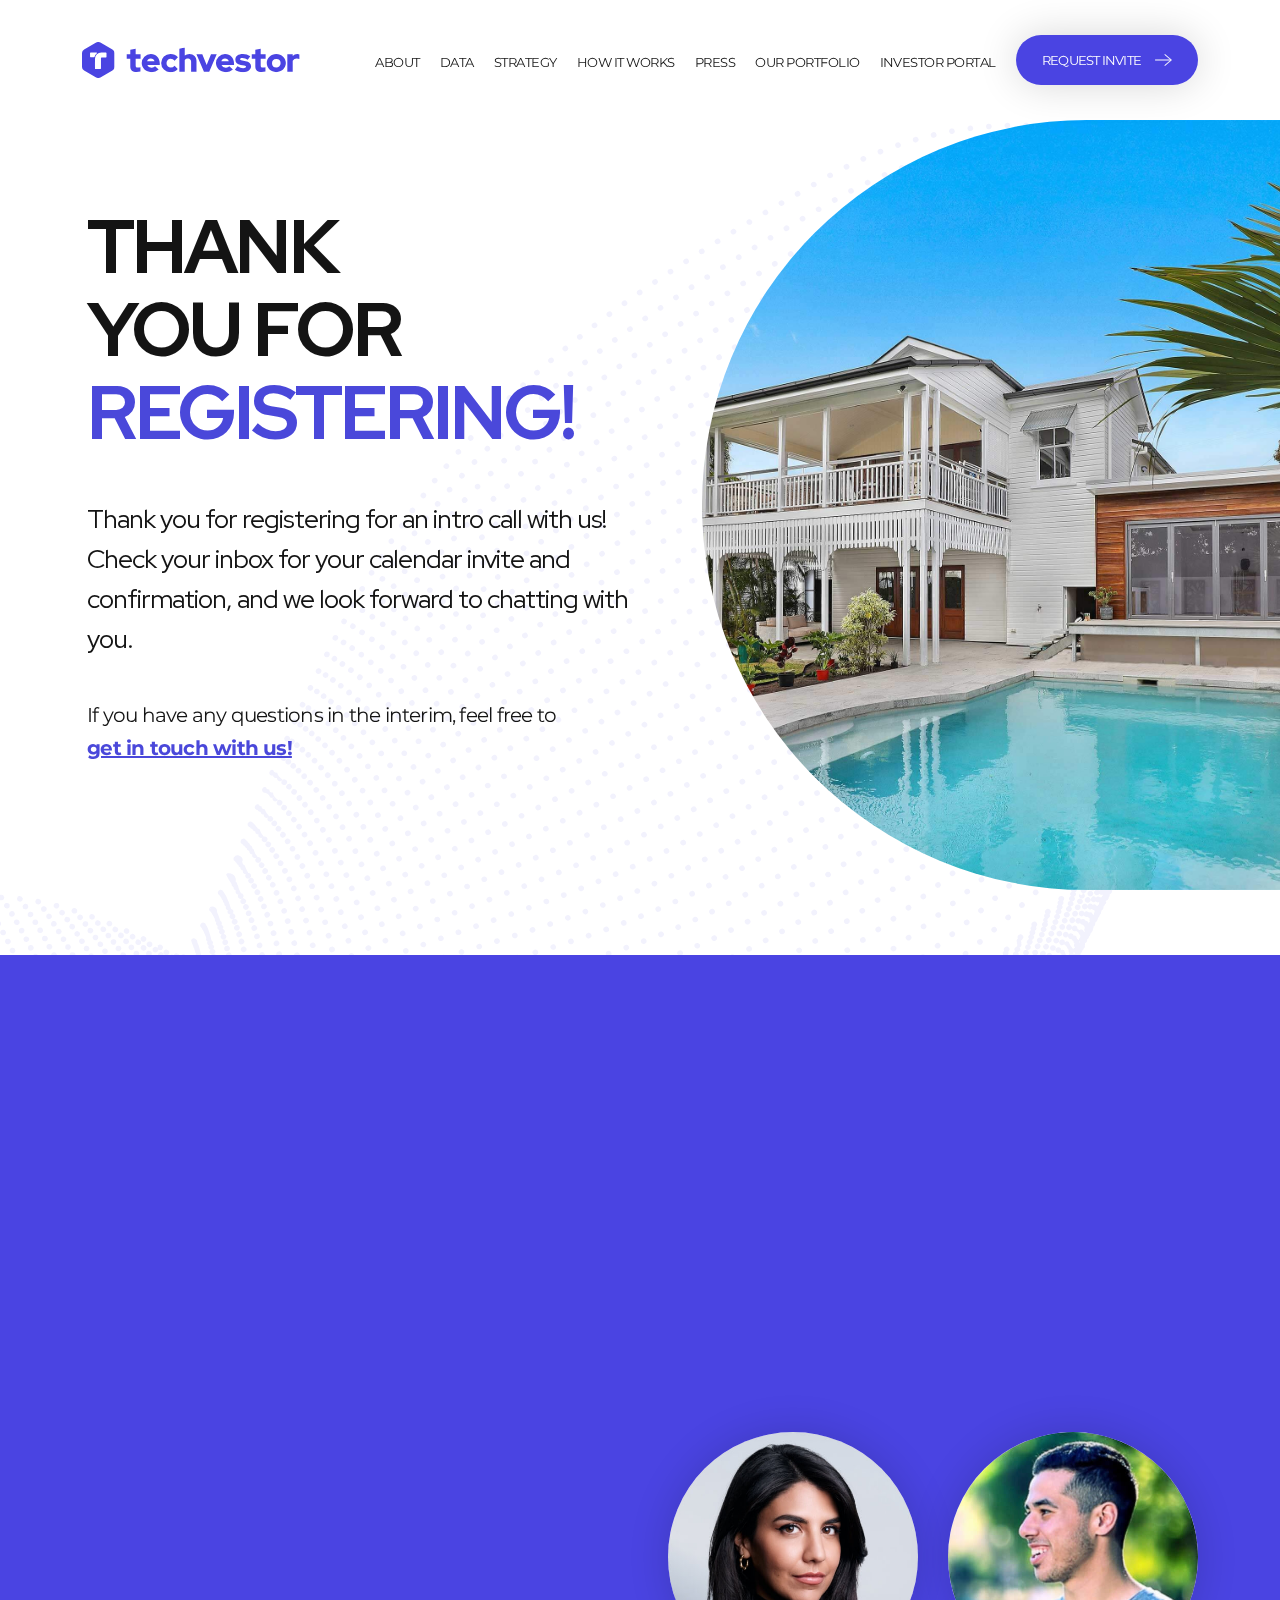
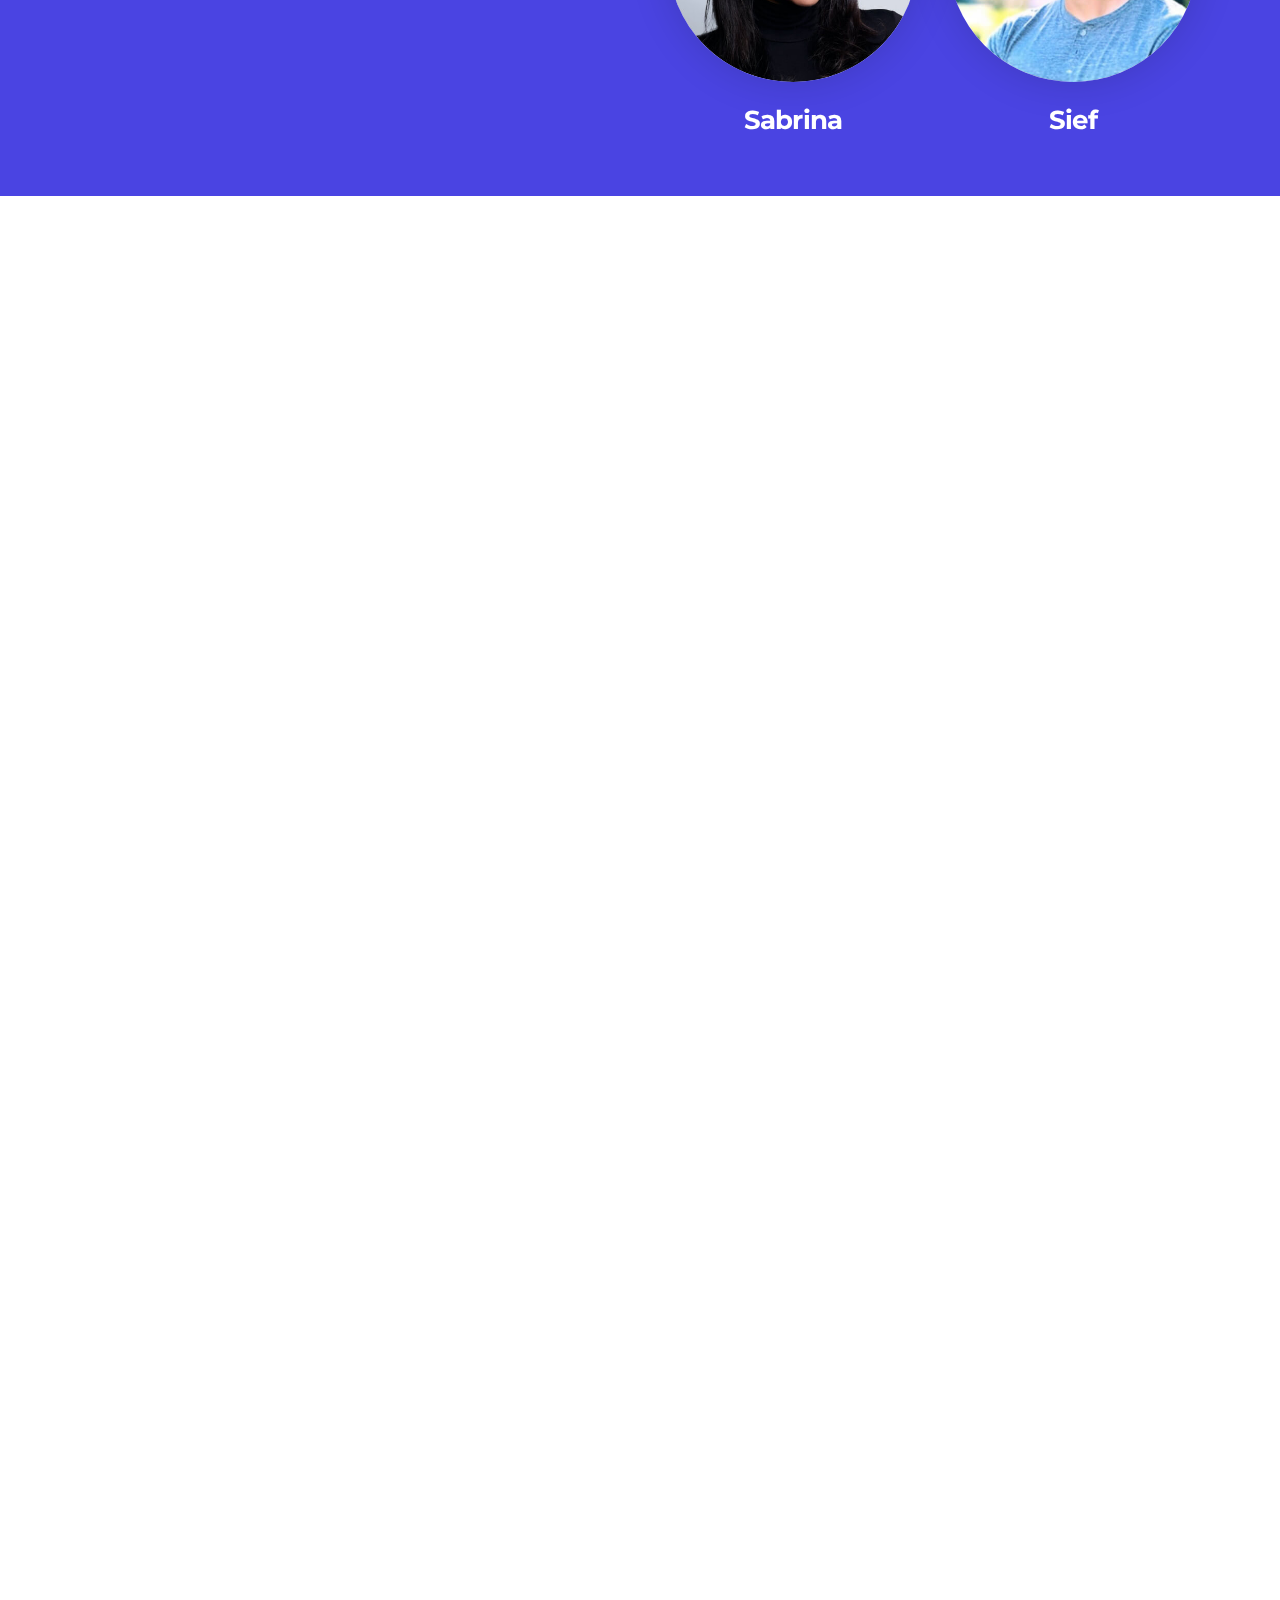
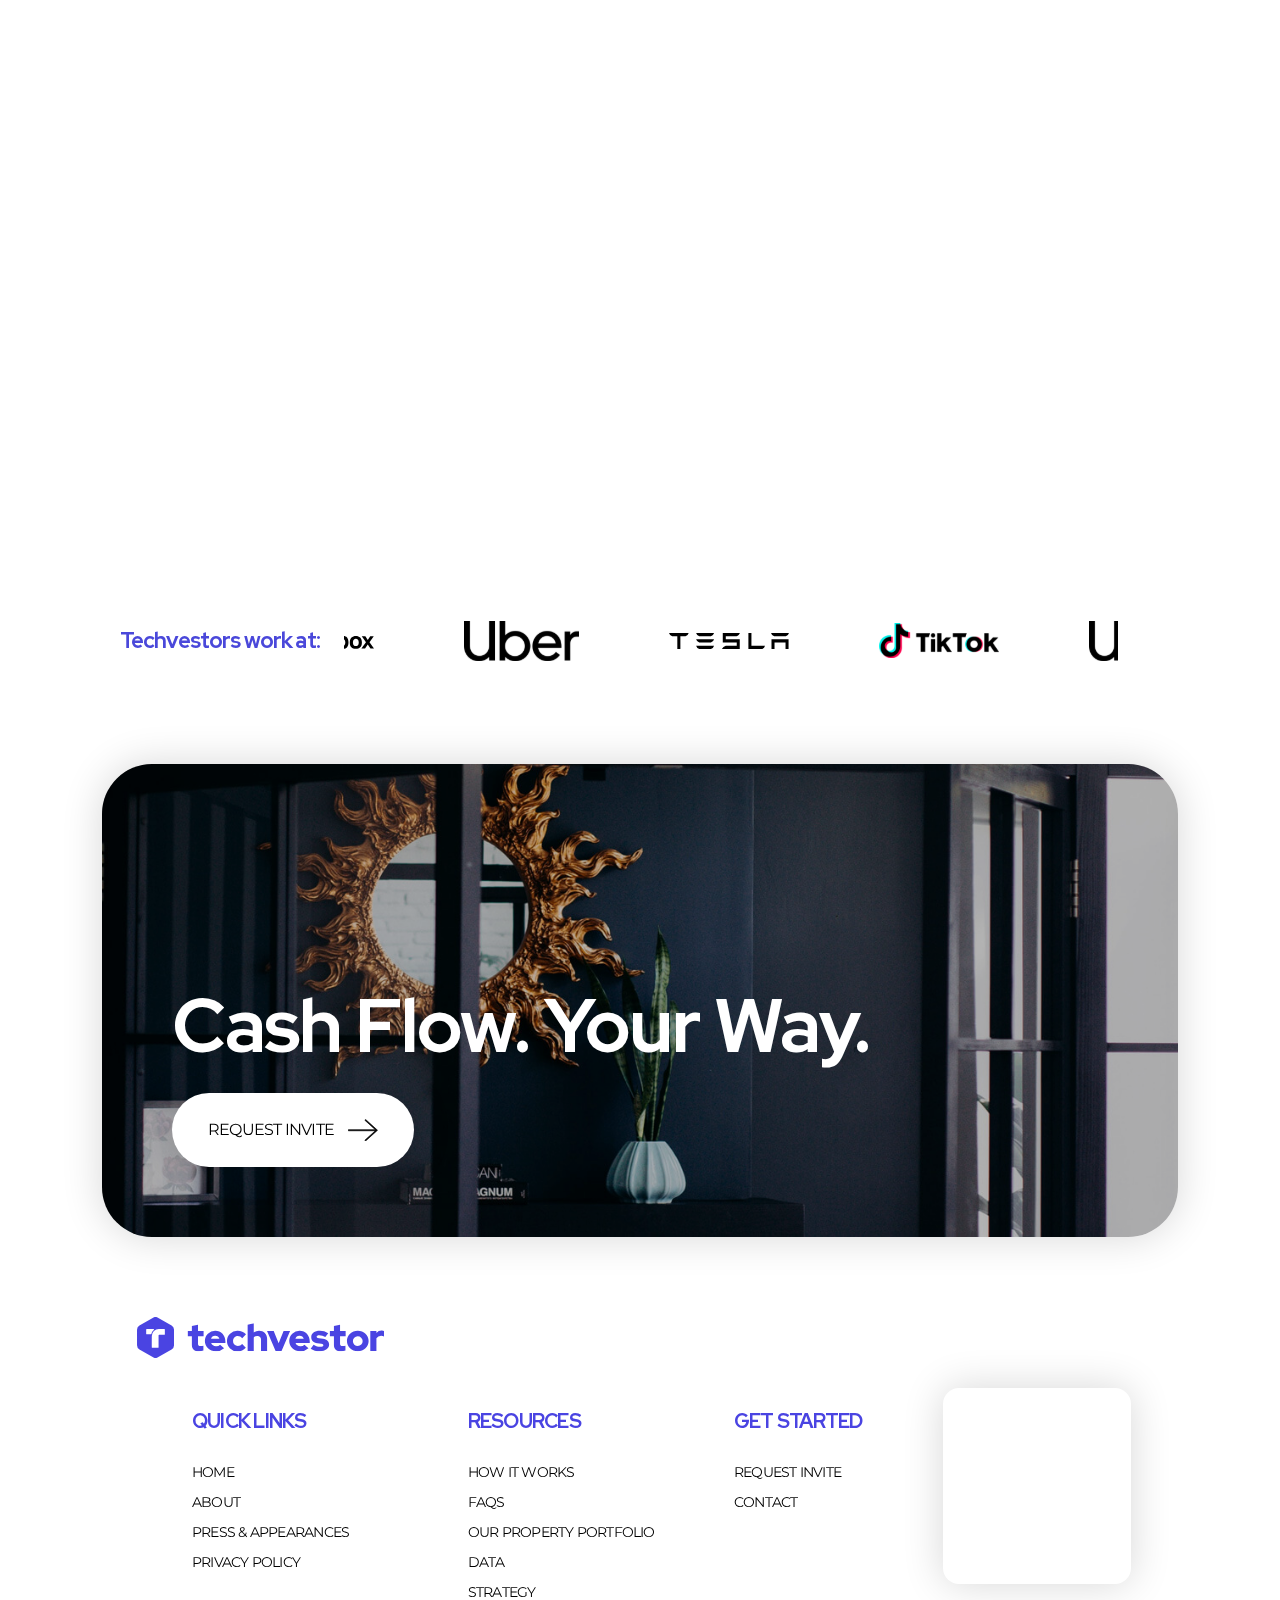
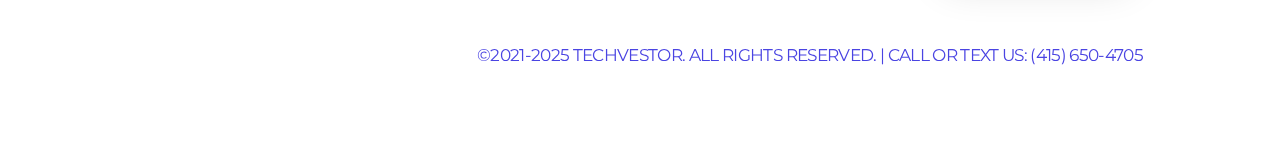
<file: thank-you.html>
<!DOCTYPE html>
<html lang="en">
  <head>
    <meta charset="UTF-8" />
    <meta http-equiv="X-UA-Compatible" content="IE=edge" />
    <meta name="viewport" content="width=device-width, initial-scale=1.0" />
    <meta name="format-detection" content="telephone=no" />
    <!--Required Meta Tag-->
    <meta name="description" content="" />
    <meta name="keywords" content="" />

    <!--Favicon-->
    <link rel="shortcut icon" href="assets/images/favicon.svg" type="image/x-icon" />

    <!--Title-->
    <title>Techvestor - Thank You</title>

    <!--Css-->
    <link rel="stylesheet" href="assets/css/style.css" />

    <!--Font-->
    <link href="https://fonts.googleapis.com/css2?family=Montserrat:wght@300;400;500;600;700;800;900&display=swap" rel="stylesheet" />
  </head>

  <body>
    <header class="headerSection" id="header">
      <div class="container">
        <div class="headerSection__holder">
          <div class="headerSection__logo">
            <a href="index.html">
              <img src="assets/images/logo.svg" alt="" />
            </a>
          </div>
          <div class="headerSection__navigation">
            <nav class="headerSection__navbar">
              <ul class="list-style-none">
                <li>
                  <a href="about.html">About</a>
                </li>
                <li>
                  <a href="data.html">Data</a>
                </li>
                <li>
                  <a href="strategy.html">Strategy</a>
                </li>
                <li>
                  <a href="how-it-work.html">How it works</a>
                </li>
                <li>
                  <a href="press-and-appearances.html">Press</a>
                </li>
                <li>
                  <a href="portfolio.html">Our Portfolio</a>
                </li>
                <li>
                  <a href="javscript:void(0)">Investor portal</a>
                </li>
              </ul>
            </nav>
            <a href="request.html" class="commonBtn blueBg requestBtn d-flex align-items-center justify-content-center">
              <span>Request Invite</span>
              <img src="assets/images/arrow.svg" alt="" />
            </a>
          </div>
          <div class="menu-icon">
            <span></span>
            <span></span>
            <span></span>
          </div>
        </div>
      </div>
    </header>
    <!--Header End-->
    <div class="header__height"></div>
    <main class="middle">
      <section class="bannerSetion aboutBanner thankYou">
        <div class="container-fluid">
          <div class="bannerSetion__row d-flex align-items-start">
            <div class="bannerSetion__left">
              <div class="bannerSetion__content animated fdeIn__Up" data-emergence="hidden">
                <h1 class="commonHeading upper-case">
                  Thank <br />
                  you for <span class="blueClr"> registering!</span>
                </h1>
                <div class="thankYou__txt">
                  <h5 class="regular">
                    Thank you for registering for an intro call with us! Check your inbox for your calendar invite and confirmation, and we look
                    forward to chatting with you.
                  </h5>
                </div>
                <p>
                  If you have any questions in the interim, feel free to <br />
                  <a href="contact-us.html" class="blueClr bold">
                    <u>get in touch with us!</u>
                  </a>
                </p>
              </div>
            </div>
            <div class="bannerSetion__right animated">
              <div class="bannerSetion__imgBox roundedCorner__left" data-emergence="hidden">
                <img class="ukiyo" src="assets/images/thankyou-banner.jpg" alt="" />
              </div>
            </div>
          </div>
        </div>
      </section>
      <!-- Banner End -->
      <section class="cashThankyou dottedSectionBg">
        <div class="container">
          <div class="row">
            <div class="col-lg-12">
              <div class="cashThankyou__head animated fdeIn__Up" data-emergence="hidden">
                <h1 class="">“Cash flow & Real Estate changed our lives from the start. We just didn’t realize it until a decade later.”</h1>
                <h3 class="regular">— S&S aka Sabrina & Sief</h3>
              </div>
            </div>
          </div>
          <div class="row ourTeam__hldr flex-row-reverse">
            <div class="ourTeam__item">
              <div class="ourTeam__list animated" data-emergence="visible">
                <div class="ourTeam__imghldr commonBoxshadow">
                  <img src="./assets/images/sief.jpg" alt="" />
                </div>
                <div class="ourTeam__content">
                  <span class="ourTeam__name">Sief</span>
                </div>
              </div>
            </div>
            <!--  -->
            <div class="ourTeam__item">
              <div class="ourTeam__list animated" data-emergence="visible">
                <div class="ourTeam__imghldr commonBoxshadow">
                  <img src="./assets/images/Sabrina_2022.jpg" alt="" />
                </div>
                <div class="ourTeam__content">
                  <span class="ourTeam__name">Sabrina</span>
                </div>
              </div>
            </div>
            <!--  -->
          </div>
        </div>
      </section>
      <!-- cashThankyou End -->
      <section class="ourStory ourStorythankyou">
        <div class="container">
          <div class="row">
            <div class="col-lg-4">
              <div class="ourStory__lft animated fdeIn__Up" data-emergence="hidden">
                <h3>Our Story</h3>
              </div>
            </div>
            <div class="col-lg-8">
              <div class="ourStory__ryt animated fdeIn__Up" data-emergence="hidden">
                <p>
                  We’ve been investing in real estate since 2009. Doing everything from private lending, flipping and long term hold. The journey to
                  cash flow and growth was hard. Incredibly time consuming, lots of mistakes and over a decade of memories, both good and bad. Around
                  that same time, a small little company was beginning that had a wild vision of allowing a “stranger” to stay the night at your
                  place. That company was Airbnb. Little did we know it but our journey would lead us to STRs (short term rentals) as one of the
                  biggest reasons we were able to break free from the 9-5 from places like Facebook & Apple.
                </p>
                <p>
                  10 years later and we’ve learned that having short term rentals in your portfolio for the cash flow can be a powerful wealth
                  building strategy. The process of doing one was shitty. Lenders. Brokers. Management. All headaches.
                </p>
                <p>
                  So, we built a better mouse trap. One that was simple, passive and partnership driven with aligned incentives from day one. Cash
                  flow from day one. Transparency from day one. And tax benefits from day one.
                </p>
                <p>
                  We’re focusing helping others accomplish what we’ve been able to do and to date, we’ve helped hundreds get started or continue their
                  REI journey.
                </p>
              </div>
            </div>
          </div>
        </div>
      </section>
      <!-- Our Story End -->
      <section class="ourVision">
        <div class="container">
          <div class="row">
            <div class="col-lg-12">
              <div class="ourVision__head animated fdeIn__Up" data-emergence="hidden">
                <h3>Our Vision</h3>
              </div>
            </div>
          </div>
          <div class="row ourVision__hldr animated fdeIn__Up" data-emergence="hidden">
            <div class="col-lg-4 ourVision__crd ourVision__crd--hover">
              <div class="blackCard blackCard--hover blackBg commonBoxshadow">
                <div class="blackCard__inner d-flex flex-column">
                  <div class="blackCard__img">
                    <img src="assets/images/T-blue-small.svg" alt="" />
                  </div>
                  <div class="blackCard__hdng">
                    <h3 class="blueClr">“Freedom” – Whatever that means to you.</h3>
                  </div>
                  <div class="blackCard__cntnt">
                    <p>
                      Maybe it’s to break away from the 9-5. Maybe it’s to save for college. Maybe it’s to take care of our parents. Whatever your
                      “why” is, cash flow and real estate can help.
                    </p>
                  </div>
                </div>
              </div>
            </div>
            <!--  -->
            <div class="col-lg-4 ourVision__crd">
              <div class="blackCard blackCard--hover blackBg commonBoxshadow">
                <div class="blackCard__inner d-flex flex-column">
                  <div class="blackCard__img">
                    <img src="assets/images/T-blue-small.svg" alt="" />
                  </div>
                  <div class="blackCard__hdng">
                    <h3 class="blueClr">Aligned Incentives.</h3>
                  </div>
                  <div class="blackCard__cntnt">
                    <p>
                      No one likes un-necessary fees. Neither do we. You get paid first and foremost. Our partnership is built so that we’ll always
                      have each others best interests.
                    </p>
                  </div>
                </div>
              </div>
            </div>
            <!--  -->
            <div class="col-lg-4 ourVision__crd ourVision__crd--hover">
              <div class="blackCard blackBg blackCard--hover commonBoxshadow">
                <div class="blackCard__inner d-flex flex-column">
                  <div class="blackCard__img">
                    <img src="assets/images/T-blue-small.svg" alt="" />
                  </div>
                  <div class="blackCard__hdng">
                    <h3 class="blueClr">
                      Passive. <br />
                      So you can <br />live your life.
                    </h3>
                  </div>
                  <div class="blackCard__cntnt">
                    <p>
                      Family. Work. Hobbies. Adventures. Life. We don’t have enough time or energy every day as it is. Investments are intended to
                      work for you. We can help.
                    </p>
                  </div>
                </div>
              </div>
            </div>
          </div>
        </div>
      </section>
      <!-- Our Vision Ends -->
      <section class="parents">
        <div class="container">
          <div class="row parents__inner">
            <div class="col-lg-5 col-md-12">
              <div class="parents__lft animated fdeIn__Up" data-emergence="hidden">
                <h3>Parents, dog moms, techies and more. REI + Cash Flow is a game changer.</h3>
              </div>
            </div>
            <div class="col-lg-7 col-md-12">
              <div class="parents__ryt animated fdeIn__Up" data-emergence="hidden">
                <p>
                  No matter who you are, what you do or where you live, REI doesn’t have to feel impossible. Our community comes from all walks of
                  life, from all around the world with one singular goal: to invest for their “why” and each person has a story.
                </p>
                <div class="parents__rytbtm">
                  <span> Let’s write yours. </span>
                  <span>Sabrina & Sief</span>
                </div>
              </div>
            </div>
          </div>
        </div>
      </section>
      <!-- Parents End -->
      <section class="reviewSection aboutReview">
        <div class="container">
          <div class="row align-items-center">
            <div class="col-12 col-sm-6 col-md-6 col-lg-3 textColumn">
              <div class="reviewSection__text">
                <h6 class="blueClr m-0">Techvestors work at:</h6>
              </div>
            </div>
            <div class="col-12 col-sm-12 col-md-12 col-lg-9 sliderColumn">
              <div class="reviewSection__clients client-slider">
                <div class="client-slider--item">
                  <img src="assets/images/dropbox-logo.svg" alt="" />
                </div>
                <div class="client-slider--item">
                  <img src="assets/images/uber-logo.svg" alt="" />
                </div>
                <div class="client-slider--item">
                  <img src="assets/images/tesla-logo.svg" alt="" />
                </div>
                <div class="client-slider--item">
                  <img src="assets/images/tikTok-logo.svg" alt="" />
                </div>
                <div class="client-slider--item">
                  <img src="assets/images/uber-logo.svg" alt="" />
                </div>
                <div class="client-slider--item">
                  <img src="assets/images/tesla-logo.svg" alt="" />
                </div>
              </div>
            </div>
          </div>
        </div>
      </section>
      <!-- Team Review End -->
      <section class="commonBtmSection aboutCommon">
        <div class="container">
          <div class="commonBtmSection__wrapper commonBoxshadow" style="background-image: url(./assets/images/thankyou-btm.jpg)">
            <div class="commonBtmSection__cntnt">
              <div class="commonHeading whiteClr animated" data-emergence="visible ">Cash Flow. Your Way.</div>
            </div>
            <div class="btn__wrapper d-flex align-items-center">
              <a href="request.html" class="commonBtn whiteBg blackClr d-flex align-items-center justify-content-center">
                <span>Request Invite</span>
                <svg xmlns="http://www.w3.org/2000/svg " width="22.907 " height="17.147 " viewBox="0 0 22.907 17.147 ">
                  <path
                    id="Path_1 "
                    data-name="Path 1 "
                    d="M8.221,0,0,9.1l.6.542L7.816,1.653V22.284h.808V1.653l7.217,7.985.6-.542Z "
                    transform="translate(22.534 0.353) rotate(90) "
                    stroke-width="0.5 "
                  />
                </svg>
              </a>
            </div>
          </div>
        </div>
      </section>
    </main>
    <!-- Middle End -->
    <footer class="footerSection">
      <div class="container">
        <div class="footerSection__wrapper">
          <div class="footerSection__logo">
            <img src="assets/images/logo.svg" alt="" />
          </div>
          <div class="footerSection__nav">
            <div class="footerSection__row d-flex">
              <div class="footerSection__column quickLinks">
                <h6>Quick Links</h6>
                <ul class="list-style-none">
                  <li>
                    <a href="index.html">Home</a>
                  </li>
                  <li>
                    <a href="about.html">About</a>
                  </li>
                  <li>
                    <a href="press-and-appearances.html">Press & Appearances</a>
                  </li>
                  <li>
                    <a href="privacy-policy.html">Privacy Policy</a>
                  </li>
                </ul>
              </div>
              <div class="footerSection__column resources">
                <h6>Resources</h6>
                <ul class="list-style-none">
                  <li>
                    <a href="how-it-work.html">How it Works</a>
                  </li>
                  <li>
                    <a href="faq.html">FAQs</a>
                  </li>
                  <li>
                    <a href="portfolio.html">Our Property Portfolio</a>
                  </li>
                  <li>
                    <a href="data.html">Data</a>
                  </li>
                  <li>
                    <a href="strategy.html">Strategy</a>
                  </li>
                </ul>
              </div>
              <div class="footerSection__column getStarted">
                <h6>Get Started</h6>
                <ul class="list-style-none">
                  <li>
                    <a href="request.html">Request Invite</a>
                  </li>
                  <li>
                    <a href="contact-us.html">Contact</a>
                  </li>
                </ul>
              </div>
              <div class="footerSection__column reviewBadge">
                <div class="reviewBadge__inner">
                  <iframe
                    src="https://widget.reviews.io/badge-modern/widget?elementId=badge-160&amp;version=1&amp;&amp;store=scoutpads&amp;primaryClr=%236117CD&amp;starsClr=%2333F1C6"
                    frameborder="0"
                    width="242
                                "
                    title="Reviews Badge Modern Widget"
                    style="min-width: 200px"
                    height="203"
                    data-lf-yt-playback-inspected-yegkb8lbwoy4ep3z="true"
                  ></iframe>
                </div>
              </div>
            </div>
            <div class="copyRight">
              <p>©2021-2025 Techvestor. All rights reserved. | Call or Text Us: (415) 650-4705</p>
            </div>
          </div>
        </div>
      </div>
    </footer>
    <!-- Footer End -->
    <script src="assets/js/jquery.min.js"></script>
    <script src="assets/js/slick.js"></script>
    <script src="assets/js/easypiechart.js"></script>
    <script src="assets/js/emergence.js"></script>
    <script src="assets/js/jquery.inview.min.js"></script>
    <script src="assets/js/scrollMonitor.js"></script>
    <script src="assets/js/jquery.counterup.min.js"></script>
    <script src="assets/js/custom.js"></script>
  </body>
</html>
</file>
<file: assets/css/style.css>
@charset "UTF-8";
@font-face {
  font-family: "Red Hat Display";
  src: url("../fonts/RedHatDisplay-Bold.eot");
  src: url("../fonts/RedHatDisplay-Bold.eot?#iefix") format("embedded-opentype"), url("../fonts/RedHatDisplay-Bold.woff2") format("woff2"), url("../fonts/RedHatDisplay-Bold.woff") format("woff"), url("../fonts/RedHatDisplay-Bold.ttf") format("truetype");
  font-weight: bold;
  font-style: normal;
}
@font-face {
  font-family: "Red Hat Display";
  src: url("../fonts/RedHatDisplay-SemiBold.eot");
  src: url("../fonts/RedHatDisplay-SemiBold.eot?#iefix") format("embedded-opentype"), url("../fonts/RedHatDisplay-SemiBold.woff2") format("woff2"), url("../fonts/RedHatDisplay-SemiBold.woff") format("woff"), url("../fonts/RedHatDisplay-SemiBold.ttf") format("truetype");
  font-weight: 600;
  font-style: normal;
}
@font-face {
  font-family: "Red Hat Display";
  src: url("../fonts/RedHatDisplay-Medium.eot");
  src: url("../fonts/RedHatDisplay-Medium.eot?#iefix") format("embedded-opentype"), url("../fonts/RedHatDisplay-Medium.woff2") format("woff2"), url("../fonts/RedHatDisplay-Medium.woff") format("woff"), url("../fonts/RedHatDisplay-Medium.ttf") format("truetype");
  font-weight: 500;
  font-style: normal;
}
@font-face {
  font-family: "Red Hat Display";
  src: url("../fonts/RedHatDisplay-Regular.eot");
  src: url("../fonts/RedHatDisplay-Regular.eot?#iefix") format("embedded-opentype"), url("../fonts/RedHatDisplay-Regular.woff2") format("woff2"), url("../fonts/RedHatDisplay-Regular.woff") format("woff"), url("../fonts/RedHatDisplay-Regular.ttf") format("truetype");
  font-weight: normal;
  font-style: normal;
}
@font-face {
  font-family: "HelveticaNeueBold";
  src: url("../fonts/HelveticaNeueBold.eot");
  src: url("../fonts/HelveticaNeueBold.eot?#iefix") format("embedded-opentype"), url("../fonts/HelveticaNeueBold.woff2") format("woff2"), url("../fonts/HelveticaNeueBold.woff") format("woff"), url("../fonts/HelveticaNeueBold.ttf") format("truetype"), url("../fonts/HelveticaNeueBold.svg#HelveticaNeueBold") format("svg");
  font-weight: normal;
  font-style: normal;
}
.animated {
  -webkit-animation-duration: 1s;
  animation-duration: 1s;
  -webkit-animation-fill-mode: both;
  animation-fill-mode: both;
}

.animated.hinge {
  -webkit-animation-duration: 2s;
  animation-duration: 2s;
}

@-webkit-keyframes bounce {
  0%, 100%, 20%, 50%, 80% {
    -webkit-transform: translateY(0);
    transform: translateY(0);
  }
  40% {
    -webkit-transform: translateY(-30px);
    transform: translateY(-30px);
  }
  60% {
    -webkit-transform: translateY(-15px);
    transform: translateY(-15px);
  }
}
@keyframes bounce {
  0%, 100%, 20%, 50%, 80% {
    -webkit-transform: translateY(0);
    -ms-transform: translateY(0);
    transform: translateY(0);
  }
  40% {
    -webkit-transform: translateY(-30px);
    -ms-transform: translateY(-30px);
    transform: translateY(-30px);
  }
  60% {
    -webkit-transform: translateY(-15px);
    -ms-transform: translateY(-15px);
    transform: translateY(-15px);
  }
}
.bounce {
  -webkit-animation-name: bounce;
  animation-name: bounce;
}

@-webkit-keyframes flash {
  0%, 100%, 50% {
    opacity: 1;
  }
  25%, 75% {
    opacity: 0;
  }
}
@keyframes flash {
  0%, 100%, 50% {
    opacity: 1;
  }
  25%, 75% {
    opacity: 0;
  }
}
.flash {
  -webkit-animation-name: flash;
  animation-name: flash;
}

@-webkit-keyframes pulse {
  0% {
    -webkit-transform: scale(1);
    transform: scale(1);
  }
  50% {
    -webkit-transform: scale(1.1);
    transform: scale(1.1);
  }
  100% {
    -webkit-transform: scale(1);
    transform: scale(1);
  }
}
@keyframes pulse {
  0% {
    -webkit-transform: scale(1);
    -ms-transform: scale(1);
    transform: scale(1);
  }
  50% {
    -webkit-transform: scale(1.1);
    -ms-transform: scale(1.1);
    transform: scale(1.1);
  }
  100% {
    -webkit-transform: scale(1);
    -ms-transform: scale(1);
    transform: scale(1);
  }
}
.pulse {
  -webkit-animation-name: pulse;
  animation-name: pulse;
}

@-webkit-keyframes shake {
  0%, 100% {
    -webkit-transform: translateX(0);
    transform: translateX(0);
  }
  10%, 30%, 50%, 70%, 90% {
    -webkit-transform: translateX(-10px);
    transform: translateX(-10px);
  }
  20%, 40%, 60%, 80% {
    -webkit-transform: translateX(10px);
    transform: translateX(10px);
  }
}
@keyframes shake {
  0%, 100% {
    -webkit-transform: translateX(0);
    -ms-transform: translateX(0);
    transform: translateX(0);
  }
  10%, 30%, 50%, 70%, 90% {
    -webkit-transform: translateX(-10px);
    -ms-transform: translateX(-10px);
    transform: translateX(-10px);
  }
  20%, 40%, 60%, 80% {
    -webkit-transform: translateX(10px);
    -ms-transform: translateX(10px);
    transform: translateX(10px);
  }
}
.shake {
  -webkit-animation-name: shake;
  animation-name: shake;
}

@-webkit-keyframes swing {
  20% {
    -webkit-transform: rotate(15deg);
    transform: rotate(15deg);
  }
  40% {
    -webkit-transform: rotate(-10deg);
    transform: rotate(-10deg);
  }
  60% {
    -webkit-transform: rotate(5deg);
    transform: rotate(5deg);
  }
  80% {
    -webkit-transform: rotate(-5deg);
    transform: rotate(-5deg);
  }
  100% {
    -webkit-transform: rotate(0);
    transform: rotate(0);
  }
}
@keyframes swing {
  20% {
    -webkit-transform: rotate(15deg);
    -ms-transform: rotate(15deg);
    transform: rotate(15deg);
  }
  40% {
    -webkit-transform: rotate(-10deg);
    -ms-transform: rotate(-10deg);
    transform: rotate(-10deg);
  }
  60% {
    -webkit-transform: rotate(5deg);
    -ms-transform: rotate(5deg);
    transform: rotate(5deg);
  }
  80% {
    -webkit-transform: rotate(-5deg);
    -ms-transform: rotate(-5deg);
    transform: rotate(-5deg);
  }
  100% {
    -webkit-transform: rotate(0);
    -ms-transform: rotate(0);
    transform: rotate(0);
  }
}
.swing {
  -webkit-transform-origin: top center;
  -ms-transform-origin: top center;
  transform-origin: top center;
  -webkit-animation-name: swing;
  animation-name: swing;
}

@-webkit-keyframes tada {
  0% {
    -webkit-transform: scale(1);
    transform: scale(1);
  }
  10%, 20% {
    -webkit-transform: scale(0.9) rotate(-3deg);
    transform: scale(0.9) rotate(-3deg);
  }
  30%, 50%, 70%, 90% {
    -webkit-transform: scale(1.1) rotate(3deg);
    transform: scale(1.1) rotate(3deg);
  }
  40%, 60%, 80% {
    -webkit-transform: scale(1.1) rotate(-3deg);
    transform: scale(1.1) rotate(-3deg);
  }
  100% {
    -webkit-transform: scale(1) rotate(0);
    transform: scale(1) rotate(0);
  }
}
@keyframes tada {
  0% {
    -webkit-transform: scale(1);
    -ms-transform: scale(1);
    transform: scale(1);
  }
  10%, 20% {
    -webkit-transform: scale(0.9) rotate(-3deg);
    -ms-transform: scale(0.9) rotate(-3deg);
    transform: scale(0.9) rotate(-3deg);
  }
  30%, 50%, 70%, 90% {
    -webkit-transform: scale(1.1) rotate(3deg);
    -ms-transform: scale(1.1) rotate(3deg);
    transform: scale(1.1) rotate(3deg);
  }
  40%, 60%, 80% {
    -webkit-transform: scale(1.1) rotate(-3deg);
    -ms-transform: scale(1.1) rotate(-3deg);
    transform: scale(1.1) rotate(-3deg);
  }
  100% {
    -webkit-transform: scale(1) rotate(0);
    -ms-transform: scale(1) rotate(0);
    transform: scale(1) rotate(0);
  }
}
.tada {
  -webkit-animation-name: tada;
  animation-name: tada;
}

@-webkit-keyframes wobble {
  0% {
    -webkit-transform: translateX(0);
    transform: translateX(0);
  }
  15% {
    -webkit-transform: translateX(-25%) rotate(-5deg);
    transform: translateX(-25%) rotate(-5deg);
  }
  30% {
    -webkit-transform: translateX(20%) rotate(3deg);
    transform: translateX(20%) rotate(3deg);
  }
  45% {
    -webkit-transform: translateX(-15%) rotate(-3deg);
    transform: translateX(-15%) rotate(-3deg);
  }
  60% {
    -webkit-transform: translateX(10%) rotate(2deg);
    transform: translateX(10%) rotate(2deg);
  }
  75% {
    -webkit-transform: translateX(-5%) rotate(-1deg);
    transform: translateX(-5%) rotate(-1deg);
  }
  100% {
    -webkit-transform: translateX(0);
    transform: translateX(0);
  }
}
@keyframes wobble {
  0% {
    -webkit-transform: translateX(0);
    -ms-transform: translateX(0);
    transform: translateX(0);
  }
  15% {
    -webkit-transform: translateX(-25%) rotate(-5deg);
    -ms-transform: translateX(-25%) rotate(-5deg);
    transform: translateX(-25%) rotate(-5deg);
  }
  30% {
    -webkit-transform: translateX(20%) rotate(3deg);
    -ms-transform: translateX(20%) rotate(3deg);
    transform: translateX(20%) rotate(3deg);
  }
  45% {
    -webkit-transform: translateX(-15%) rotate(-3deg);
    -ms-transform: translateX(-15%) rotate(-3deg);
    transform: translateX(-15%) rotate(-3deg);
  }
  60% {
    -webkit-transform: translateX(10%) rotate(2deg);
    -ms-transform: translateX(10%) rotate(2deg);
    transform: translateX(10%) rotate(2deg);
  }
  75% {
    -webkit-transform: translateX(-5%) rotate(-1deg);
    -ms-transform: translateX(-5%) rotate(-1deg);
    transform: translateX(-5%) rotate(-1deg);
  }
  100% {
    -webkit-transform: translateX(0);
    -ms-transform: translateX(0);
    transform: translateX(0);
  }
}
.wobble {
  -webkit-animation-name: wobble;
  animation-name: wobble;
}

@-webkit-keyframes bounceIn {
  0% {
    opacity: 0;
    -webkit-transform: scale(0.3);
    transform: scale(0.3);
  }
  50% {
    opacity: 1;
    -webkit-transform: scale(1.05);
    transform: scale(1.05);
  }
  70% {
    -webkit-transform: scale(0.9);
    transform: scale(0.9);
  }
  100% {
    -webkit-transform: scale(1);
    transform: scale(1);
  }
}
@keyframes bounceIn {
  0% {
    opacity: 0;
    -webkit-transform: scale(0.3);
    -ms-transform: scale(0.3);
    transform: scale(0.3);
  }
  50% {
    opacity: 1;
    -webkit-transform: scale(1.05);
    -ms-transform: scale(1.05);
    transform: scale(1.05);
  }
  70% {
    -webkit-transform: scale(0.9);
    -ms-transform: scale(0.9);
    transform: scale(0.9);
  }
  100% {
    -webkit-transform: scale(1);
    -ms-transform: scale(1);
    transform: scale(1);
  }
}
.bounceIn {
  -webkit-animation-name: bounceIn;
  animation-name: bounceIn;
}

@-webkit-keyframes bounceInDown {
  0% {
    opacity: 0;
    -webkit-transform: translateY(-2000px);
    transform: translateY(-2000px);
  }
  60% {
    opacity: 1;
    -webkit-transform: translateY(30px);
    transform: translateY(30px);
  }
  80% {
    -webkit-transform: translateY(-10px);
    transform: translateY(-10px);
  }
  100% {
    -webkit-transform: translateY(0);
    transform: translateY(0);
  }
}
@keyframes bounceInDown {
  0% {
    opacity: 0;
    -webkit-transform: translateY(-2000px);
    -ms-transform: translateY(-2000px);
    transform: translateY(-2000px);
  }
  60% {
    opacity: 1;
    -webkit-transform: translateY(30px);
    -ms-transform: translateY(30px);
    transform: translateY(30px);
  }
  80% {
    -webkit-transform: translateY(-10px);
    -ms-transform: translateY(-10px);
    transform: translateY(-10px);
  }
  100% {
    -webkit-transform: translateY(0);
    -ms-transform: translateY(0);
    transform: translateY(0);
  }
}
.bounceInDown {
  -webkit-animation-name: bounceInDown;
  animation-name: bounceInDown;
}

@-webkit-keyframes bounceInLeft {
  0% {
    opacity: 0;
    -webkit-transform: translateX(-2000px);
    transform: translateX(-2000px);
  }
  60% {
    opacity: 1;
    -webkit-transform: translateX(30px);
    transform: translateX(30px);
  }
  80% {
    -webkit-transform: translateX(-10px);
    transform: translateX(-10px);
  }
  100% {
    -webkit-transform: translateX(0);
    transform: translateX(0);
  }
}
@keyframes bounceInLeft {
  0% {
    opacity: 0;
    -webkit-transform: translateX(-2000px);
    -ms-transform: translateX(-2000px);
    transform: translateX(-2000px);
  }
  60% {
    opacity: 1;
    -webkit-transform: translateX(30px);
    -ms-transform: translateX(30px);
    transform: translateX(30px);
  }
  80% {
    -webkit-transform: translateX(-10px);
    -ms-transform: translateX(-10px);
    transform: translateX(-10px);
  }
  100% {
    -webkit-transform: translateX(0);
    -ms-transform: translateX(0);
    transform: translateX(0);
  }
}
.bounceInLeft {
  -webkit-animation-name: bounceInLeft;
  animation-name: bounceInLeft;
}

@-webkit-keyframes bounceInRight {
  0% {
    opacity: 0;
    -webkit-transform: translateX(2000px);
    transform: translateX(2000px);
  }
  60% {
    opacity: 1;
    -webkit-transform: translateX(-30px);
    transform: translateX(-30px);
  }
  80% {
    -webkit-transform: translateX(10px);
    transform: translateX(10px);
  }
  100% {
    -webkit-transform: translateX(0);
    transform: translateX(0);
  }
}
@keyframes bounceInRight {
  0% {
    opacity: 0;
    -webkit-transform: translateX(2000px);
    -ms-transform: translateX(2000px);
    transform: translateX(2000px);
  }
  60% {
    opacity: 1;
    -webkit-transform: translateX(-30px);
    -ms-transform: translateX(-30px);
    transform: translateX(-30px);
  }
  80% {
    -webkit-transform: translateX(10px);
    -ms-transform: translateX(10px);
    transform: translateX(10px);
  }
  100% {
    -webkit-transform: translateX(0);
    -ms-transform: translateX(0);
    transform: translateX(0);
  }
}
.bounceInRight {
  -webkit-animation-name: bounceInRight;
  animation-name: bounceInRight;
}

@-webkit-keyframes bounceInUp {
  0% {
    opacity: 0;
    -webkit-transform: translateY(2000px);
    transform: translateY(2000px);
  }
  60% {
    opacity: 1;
    -webkit-transform: translateY(-30px);
    transform: translateY(-30px);
  }
  80% {
    -webkit-transform: translateY(10px);
    transform: translateY(10px);
  }
  100% {
    -webkit-transform: translateY(0);
    transform: translateY(0);
  }
}
@keyframes bounceInUp {
  0% {
    opacity: 0;
    -webkit-transform: translateY(2000px);
    -ms-transform: translateY(2000px);
    transform: translateY(2000px);
  }
  60% {
    opacity: 1;
    -webkit-transform: translateY(-30px);
    -ms-transform: translateY(-30px);
    transform: translateY(-30px);
  }
  80% {
    -webkit-transform: translateY(10px);
    -ms-transform: translateY(10px);
    transform: translateY(10px);
  }
  100% {
    -webkit-transform: translateY(0);
    -ms-transform: translateY(0);
    transform: translateY(0);
  }
}
.bounceInUp {
  -webkit-animation-name: bounceInUp;
  animation-name: bounceInUp;
}

@-webkit-keyframes bounceOut {
  0% {
    -webkit-transform: scale(1);
    transform: scale(1);
  }
  25% {
    -webkit-transform: scale(0.95);
    transform: scale(0.95);
  }
  50% {
    opacity: 1;
    -webkit-transform: scale(1.1);
    transform: scale(1.1);
  }
  100% {
    opacity: 0;
    -webkit-transform: scale(0.3);
    transform: scale(0.3);
  }
}
@keyframes bounceOut {
  0% {
    -webkit-transform: scale(1);
    -ms-transform: scale(1);
    transform: scale(1);
  }
  25% {
    -webkit-transform: scale(0.95);
    -ms-transform: scale(0.95);
    transform: scale(0.95);
  }
  50% {
    opacity: 1;
    -webkit-transform: scale(1.1);
    -ms-transform: scale(1.1);
    transform: scale(1.1);
  }
  100% {
    opacity: 0;
    -webkit-transform: scale(0.3);
    -ms-transform: scale(0.3);
    transform: scale(0.3);
  }
}
.bounceOut {
  -webkit-animation-name: bounceOut;
  animation-name: bounceOut;
}

@-webkit-keyframes bounceOutDown {
  0% {
    -webkit-transform: translateY(0);
    transform: translateY(0);
  }
  20% {
    opacity: 1;
    -webkit-transform: translateY(-20px);
    transform: translateY(-20px);
  }
  100% {
    opacity: 0;
    -webkit-transform: translateY(2000px);
    transform: translateY(2000px);
  }
}
@keyframes bounceOutDown {
  0% {
    -webkit-transform: translateY(0);
    -ms-transform: translateY(0);
    transform: translateY(0);
  }
  20% {
    opacity: 1;
    -webkit-transform: translateY(-20px);
    -ms-transform: translateY(-20px);
    transform: translateY(-20px);
  }
  100% {
    opacity: 0;
    -webkit-transform: translateY(2000px);
    -ms-transform: translateY(2000px);
    transform: translateY(2000px);
  }
}
.bounceOutDown {
  -webkit-animation-name: bounceOutDown;
  animation-name: bounceOutDown;
}

@-webkit-keyframes bounceOutLeft {
  0% {
    -webkit-transform: translateX(0);
    transform: translateX(0);
  }
  20% {
    opacity: 1;
    -webkit-transform: translateX(20px);
    transform: translateX(20px);
  }
  100% {
    opacity: 0;
    -webkit-transform: translateX(-2000px);
    transform: translateX(-2000px);
  }
}
@keyframes bounceOutLeft {
  0% {
    -webkit-transform: translateX(0);
    -ms-transform: translateX(0);
    transform: translateX(0);
  }
  20% {
    opacity: 1;
    -webkit-transform: translateX(20px);
    -ms-transform: translateX(20px);
    transform: translateX(20px);
  }
  100% {
    opacity: 0;
    -webkit-transform: translateX(-2000px);
    -ms-transform: translateX(-2000px);
    transform: translateX(-2000px);
  }
}
.bounceOutLeft {
  -webkit-animation-name: bounceOutLeft;
  animation-name: bounceOutLeft;
}

@-webkit-keyframes bounceOutRight {
  0% {
    -webkit-transform: translateX(0);
    transform: translateX(0);
  }
  20% {
    opacity: 1;
    -webkit-transform: translateX(-20px);
    transform: translateX(-20px);
  }
  100% {
    opacity: 0;
    -webkit-transform: translateX(2000px);
    transform: translateX(2000px);
  }
}
@keyframes bounceOutRight {
  0% {
    -webkit-transform: translateX(0);
    -ms-transform: translateX(0);
    transform: translateX(0);
  }
  20% {
    opacity: 1;
    -webkit-transform: translateX(-20px);
    -ms-transform: translateX(-20px);
    transform: translateX(-20px);
  }
  100% {
    opacity: 0;
    -webkit-transform: translateX(2000px);
    -ms-transform: translateX(2000px);
    transform: translateX(2000px);
  }
}
.bounceOutRight {
  -webkit-animation-name: bounceOutRight;
  animation-name: bounceOutRight;
}

@-webkit-keyframes bounceOutUp {
  0% {
    -webkit-transform: translateY(0);
    transform: translateY(0);
  }
  20% {
    opacity: 1;
    -webkit-transform: translateY(20px);
    transform: translateY(20px);
  }
  100% {
    opacity: 0;
    -webkit-transform: translateY(-2000px);
    transform: translateY(-2000px);
  }
}
@keyframes bounceOutUp {
  0% {
    -webkit-transform: translateY(0);
    -ms-transform: translateY(0);
    transform: translateY(0);
  }
  20% {
    opacity: 1;
    -webkit-transform: translateY(20px);
    -ms-transform: translateY(20px);
    transform: translateY(20px);
  }
  100% {
    opacity: 0;
    -webkit-transform: translateY(-2000px);
    -ms-transform: translateY(-2000px);
    transform: translateY(-2000px);
  }
}
.bounceOutUp {
  -webkit-animation-name: bounceOutUp;
  animation-name: bounceOutUp;
}

@-webkit-keyframes fadeIn {
  0% {
    opacity: 0;
  }
  100% {
    opacity: 1;
  }
}
@keyframes fadeIn {
  0% {
    opacity: 0;
  }
  100% {
    opacity: 1;
  }
}
.fadeIn {
  -webkit-animation-name: fadeIn;
  animation-name: fadeIn;
}

@-webkit-keyframes fadeInDown {
  0% {
    opacity: 0;
    -webkit-transform: translateY(-20px);
    transform: translateY(-20px);
  }
  100% {
    opacity: 1;
    -webkit-transform: translateY(0);
    transform: translateY(0);
  }
}
@keyframes fadeInDown {
  0% {
    opacity: 0;
    -webkit-transform: translateY(-20px);
    -ms-transform: translateY(-20px);
    transform: translateY(-20px);
  }
  100% {
    opacity: 1;
    -webkit-transform: translateY(0);
    -ms-transform: translateY(0);
    transform: translateY(0);
  }
}
.fadeInDown {
  -webkit-animation-name: fadeInDown;
  animation-name: fadeInDown;
}

@-webkit-keyframes fadeInDownBig {
  0% {
    opacity: 0;
    -webkit-transform: translateY(-2000px);
    transform: translateY(-2000px);
  }
  100% {
    opacity: 1;
    -webkit-transform: translateY(0);
    transform: translateY(0);
  }
}
@keyframes fadeInDownBig {
  0% {
    opacity: 0;
    -webkit-transform: translateY(-2000px);
    -ms-transform: translateY(-2000px);
    transform: translateY(-2000px);
  }
  100% {
    opacity: 1;
    -webkit-transform: translateY(0);
    -ms-transform: translateY(0);
    transform: translateY(0);
  }
}
.fadeInDownBig {
  -webkit-animation-name: fadeInDownBig;
  animation-name: fadeInDownBig;
}

@-webkit-keyframes fadeInLeft {
  0% {
    opacity: 0;
    -webkit-transform: translateX(-20px);
    transform: translateX(-20px);
  }
  100% {
    opacity: 1;
    -webkit-transform: translateX(0);
    transform: translateX(0);
  }
}
@keyframes fadeInLeft {
  0% {
    opacity: 0;
    -webkit-transform: translateX(-20px);
    -ms-transform: translateX(-20px);
    transform: translateX(-20px);
  }
  100% {
    opacity: 1;
    -webkit-transform: translateX(0);
    -ms-transform: translateX(0);
    transform: translateX(0);
  }
}
.fadeInLeft {
  -webkit-animation-name: fadeInLeft;
  animation-name: fadeInLeft;
}

@-webkit-keyframes fadeInLeftBig {
  0% {
    opacity: 0;
    -webkit-transform: translateX(-2000px);
    transform: translateX(-2000px);
  }
  100% {
    opacity: 1;
    -webkit-transform: translateX(0);
    transform: translateX(0);
  }
}
@keyframes fadeInLeftBig {
  0% {
    opacity: 0;
    -webkit-transform: translateX(-2000px);
    -ms-transform: translateX(-2000px);
    transform: translateX(-2000px);
  }
  100% {
    opacity: 1;
    -webkit-transform: translateX(0);
    -ms-transform: translateX(0);
    transform: translateX(0);
  }
}
.fadeInLeftBig {
  -webkit-animation-name: fadeInLeftBig;
  animation-name: fadeInLeftBig;
}

@-webkit-keyframes fadeInRight {
  0% {
    opacity: 0;
    -webkit-transform: translateX(20px);
    transform: translateX(20px);
  }
  100% {
    opacity: 1;
    -webkit-transform: translateX(0);
    transform: translateX(0);
  }
}
@keyframes fadeInRight {
  0% {
    opacity: 0;
    -webkit-transform: translateX(20px);
    -ms-transform: translateX(20px);
    transform: translateX(20px);
  }
  100% {
    opacity: 1;
    -webkit-transform: translateX(0);
    -ms-transform: translateX(0);
    transform: translateX(0);
  }
}
.fadeInRight {
  -webkit-animation-name: fadeInRight;
  animation-name: fadeInRight;
}

@-webkit-keyframes fadeInRightBig {
  0% {
    opacity: 0;
    -webkit-transform: translateX(2000px);
    transform: translateX(2000px);
  }
  100% {
    opacity: 1;
    -webkit-transform: translateX(0);
    transform: translateX(0);
  }
}
@keyframes fadeInRightBig {
  0% {
    opacity: 0;
    -webkit-transform: translateX(2000px);
    -ms-transform: translateX(2000px);
    transform: translateX(2000px);
  }
  100% {
    opacity: 1;
    -webkit-transform: translateX(0);
    -ms-transform: translateX(0);
    transform: translateX(0);
  }
}
.fadeInRightBig {
  -webkit-animation-name: fadeInRightBig;
  animation-name: fadeInRightBig;
}

@-webkit-keyframes fadeInUp {
  0% {
    opacity: 0;
    -webkit-transform: translateY(20px);
    transform: translateY(20px);
  }
  100% {
    opacity: 1;
    -webkit-transform: translateY(0);
    transform: translateY(0);
  }
}
@keyframes fadeInUp {
  0% {
    opacity: 0;
    -webkit-transform: translateY(20px);
    -ms-transform: translateY(20px);
    transform: translateY(20px);
  }
  100% {
    opacity: 1;
    -webkit-transform: translateY(0);
    -ms-transform: translateY(0);
    transform: translateY(0);
  }
}
.fadeInUp {
  -webkit-animation-name: fadeInUp;
  animation-name: fadeInUp;
}

@-webkit-keyframes fadeInUpBig {
  0% {
    opacity: 0;
    -webkit-transform: translateY(2000px);
    transform: translateY(2000px);
  }
  100% {
    opacity: 1;
    -webkit-transform: translateY(0);
    transform: translateY(0);
  }
}
@keyframes fadeInUpBig {
  0% {
    opacity: 0;
    -webkit-transform: translateY(2000px);
    -ms-transform: translateY(2000px);
    transform: translateY(2000px);
  }
  100% {
    opacity: 1;
    -webkit-transform: translateY(0);
    -ms-transform: translateY(0);
    transform: translateY(0);
  }
}
.fadeInUpBig {
  -webkit-animation-name: fadeInUpBig;
  animation-name: fadeInUpBig;
}

@-webkit-keyframes fadeOut {
  0% {
    opacity: 1;
  }
  100% {
    opacity: 0;
  }
}
@keyframes fadeOut {
  0% {
    opacity: 1;
  }
  100% {
    opacity: 0;
  }
}
.fadeOut {
  -webkit-animation-name: fadeOut;
  animation-name: fadeOut;
}

@-webkit-keyframes fadeOutDown {
  0% {
    opacity: 1;
    -webkit-transform: translateY(0);
    transform: translateY(0);
  }
  100% {
    opacity: 0;
    -webkit-transform: translateY(20px);
    transform: translateY(20px);
  }
}
@keyframes fadeOutDown {
  0% {
    opacity: 1;
    -webkit-transform: translateY(0);
    -ms-transform: translateY(0);
    transform: translateY(0);
  }
  100% {
    opacity: 0;
    -webkit-transform: translateY(20px);
    -ms-transform: translateY(20px);
    transform: translateY(20px);
  }
}
.fadeOutDown {
  -webkit-animation-name: fadeOutDown;
  animation-name: fadeOutDown;
}

@-webkit-keyframes fadeOutDownBig {
  0% {
    opacity: 1;
    -webkit-transform: translateY(0);
    transform: translateY(0);
  }
  100% {
    opacity: 0;
    -webkit-transform: translateY(2000px);
    transform: translateY(2000px);
  }
}
@keyframes fadeOutDownBig {
  0% {
    opacity: 1;
    -webkit-transform: translateY(0);
    -ms-transform: translateY(0);
    transform: translateY(0);
  }
  100% {
    opacity: 0;
    -webkit-transform: translateY(2000px);
    -ms-transform: translateY(2000px);
    transform: translateY(2000px);
  }
}
.fadeOutDownBig {
  -webkit-animation-name: fadeOutDownBig;
  animation-name: fadeOutDownBig;
}

@-webkit-keyframes fadeOutLeft {
  0% {
    opacity: 1;
    -webkit-transform: translateX(0);
    transform: translateX(0);
  }
  100% {
    opacity: 0;
    -webkit-transform: translateX(-20px);
    transform: translateX(-20px);
  }
}
@keyframes fadeOutLeft {
  0% {
    opacity: 1;
    -webkit-transform: translateX(0);
    -ms-transform: translateX(0);
    transform: translateX(0);
  }
  100% {
    opacity: 0;
    -webkit-transform: translateX(-20px);
    -ms-transform: translateX(-20px);
    transform: translateX(-20px);
  }
}
.fadeOutLeft {
  -webkit-animation-name: fadeOutLeft;
  animation-name: fadeOutLeft;
}

@-webkit-keyframes fadeOutLeftBig {
  0% {
    opacity: 1;
    -webkit-transform: translateX(0);
    transform: translateX(0);
  }
  100% {
    opacity: 0;
    -webkit-transform: translateX(-2000px);
    transform: translateX(-2000px);
  }
}
@keyframes fadeOutLeftBig {
  0% {
    opacity: 1;
    -webkit-transform: translateX(0);
    -ms-transform: translateX(0);
    transform: translateX(0);
  }
  100% {
    opacity: 0;
    -webkit-transform: translateX(-2000px);
    -ms-transform: translateX(-2000px);
    transform: translateX(-2000px);
  }
}
.fadeOutLeftBig {
  -webkit-animation-name: fadeOutLeftBig;
  animation-name: fadeOutLeftBig;
}

@-webkit-keyframes fadeOutRight {
  0% {
    opacity: 1;
    -webkit-transform: translateX(0);
    transform: translateX(0);
  }
  100% {
    opacity: 0;
    -webkit-transform: translateX(20px);
    transform: translateX(20px);
  }
}
@keyframes fadeOutRight {
  0% {
    opacity: 1;
    -webkit-transform: translateX(0);
    -ms-transform: translateX(0);
    transform: translateX(0);
  }
  100% {
    opacity: 0;
    -webkit-transform: translateX(20px);
    -ms-transform: translateX(20px);
    transform: translateX(20px);
  }
}
.fadeOutRight {
  -webkit-animation-name: fadeOutRight;
  animation-name: fadeOutRight;
}

@-webkit-keyframes fadeOutRightBig {
  0% {
    opacity: 1;
    -webkit-transform: translateX(0);
    transform: translateX(0);
  }
  100% {
    opacity: 0;
    -webkit-transform: translateX(2000px);
    transform: translateX(2000px);
  }
}
@keyframes fadeOutRightBig {
  0% {
    opacity: 1;
    -webkit-transform: translateX(0);
    -ms-transform: translateX(0);
    transform: translateX(0);
  }
  100% {
    opacity: 0;
    -webkit-transform: translateX(2000px);
    -ms-transform: translateX(2000px);
    transform: translateX(2000px);
  }
}
.fadeOutRightBig {
  -webkit-animation-name: fadeOutRightBig;
  animation-name: fadeOutRightBig;
}

@-webkit-keyframes fadeOutUp {
  0% {
    opacity: 1;
    -webkit-transform: translateY(0);
    transform: translateY(0);
  }
  100% {
    opacity: 0;
    -webkit-transform: translateY(-20px);
    transform: translateY(-20px);
  }
}
@keyframes fadeOutUp {
  0% {
    opacity: 1;
    -webkit-transform: translateY(0);
    -ms-transform: translateY(0);
    transform: translateY(0);
  }
  100% {
    opacity: 0;
    -webkit-transform: translateY(-20px);
    -ms-transform: translateY(-20px);
    transform: translateY(-20px);
  }
}
.fadeOutUp {
  -webkit-animation-name: fadeOutUp;
  animation-name: fadeOutUp;
}

@-webkit-keyframes fadeOutUpBig {
  0% {
    opacity: 1;
    -webkit-transform: translateY(0);
    transform: translateY(0);
  }
  100% {
    opacity: 0;
    -webkit-transform: translateY(-2000px);
    transform: translateY(-2000px);
  }
}
@keyframes fadeOutUpBig {
  0% {
    opacity: 1;
    -webkit-transform: translateY(0);
    -ms-transform: translateY(0);
    transform: translateY(0);
  }
  100% {
    opacity: 0;
    -webkit-transform: translateY(-2000px);
    -ms-transform: translateY(-2000px);
    transform: translateY(-2000px);
  }
}
.fadeOutUpBig {
  -webkit-animation-name: fadeOutUpBig;
  animation-name: fadeOutUpBig;
}

@-webkit-keyframes flip {
  0% {
    -webkit-transform: perspective(400px) translateZ(0) rotateY(0) scale(1);
    transform: perspective(400px) translateZ(0) rotateY(0) scale(1);
    -webkit-animation-timing-function: ease-out;
    animation-timing-function: ease-out;
  }
  40% {
    -webkit-transform: perspective(400px) translateZ(150px) rotateY(170deg) scale(1);
    transform: perspective(400px) translateZ(150px) rotateY(170deg) scale(1);
    -webkit-animation-timing-function: ease-out;
    animation-timing-function: ease-out;
  }
  50% {
    -webkit-transform: perspective(400px) translateZ(150px) rotateY(190deg) scale(1);
    transform: perspective(400px) translateZ(150px) rotateY(190deg) scale(1);
    -webkit-animation-timing-function: ease-in;
    animation-timing-function: ease-in;
  }
  80% {
    -webkit-transform: perspective(400px) translateZ(0) rotateY(360deg) scale(0.95);
    transform: perspective(400px) translateZ(0) rotateY(360deg) scale(0.95);
    -webkit-animation-timing-function: ease-in;
    animation-timing-function: ease-in;
  }
  100% {
    -webkit-transform: perspective(400px) translateZ(0) rotateY(360deg) scale(1);
    transform: perspective(400px) translateZ(0) rotateY(360deg) scale(1);
    -webkit-animation-timing-function: ease-in;
    animation-timing-function: ease-in;
  }
}
@keyframes flip {
  0% {
    -webkit-transform: perspective(400px) translateZ(0) rotateY(0) scale(1);
    -ms-transform: perspective(400px) translateZ(0) rotateY(0) scale(1);
    transform: perspective(400px) translateZ(0) rotateY(0) scale(1);
    -webkit-animation-timing-function: ease-out;
    animation-timing-function: ease-out;
  }
  40% {
    -webkit-transform: perspective(400px) translateZ(150px) rotateY(170deg) scale(1);
    -ms-transform: perspective(400px) translateZ(150px) rotateY(170deg) scale(1);
    transform: perspective(400px) translateZ(150px) rotateY(170deg) scale(1);
    -webkit-animation-timing-function: ease-out;
    animation-timing-function: ease-out;
  }
  50% {
    -webkit-transform: perspective(400px) translateZ(150px) rotateY(190deg) scale(1);
    -ms-transform: perspective(400px) translateZ(150px) rotateY(190deg) scale(1);
    transform: perspective(400px) translateZ(150px) rotateY(190deg) scale(1);
    -webkit-animation-timing-function: ease-in;
    animation-timing-function: ease-in;
  }
  80% {
    -webkit-transform: perspective(400px) translateZ(0) rotateY(360deg) scale(0.95);
    -ms-transform: perspective(400px) translateZ(0) rotateY(360deg) scale(0.95);
    transform: perspective(400px) translateZ(0) rotateY(360deg) scale(0.95);
    -webkit-animation-timing-function: ease-in;
    animation-timing-function: ease-in;
  }
  100% {
    -webkit-transform: perspective(400px) translateZ(0) rotateY(360deg) scale(1);
    -ms-transform: perspective(400px) translateZ(0) rotateY(360deg) scale(1);
    transform: perspective(400px) translateZ(0) rotateY(360deg) scale(1);
    -webkit-animation-timing-function: ease-in;
    animation-timing-function: ease-in;
  }
}
.animated.flip {
  -webkit-backface-visibility: visible;
  -ms-backface-visibility: visible;
  backface-visibility: visible;
  -webkit-animation-name: flip;
  animation-name: flip;
}

@-webkit-keyframes flipInX {
  0% {
    -webkit-transform: perspective(400px) rotateX(90deg);
    transform: perspective(400px) rotateX(90deg);
    opacity: 0;
  }
  40% {
    -webkit-transform: perspective(400px) rotateX(-10deg);
    transform: perspective(400px) rotateX(-10deg);
  }
  70% {
    -webkit-transform: perspective(400px) rotateX(10deg);
    transform: perspective(400px) rotateX(10deg);
  }
  100% {
    -webkit-transform: perspective(400px) rotateX(0);
    transform: perspective(400px) rotateX(0);
    opacity: 1;
  }
}
@keyframes flipInX {
  0% {
    -webkit-transform: perspective(400px) rotateX(90deg);
    -ms-transform: perspective(400px) rotateX(90deg);
    transform: perspective(400px) rotateX(90deg);
    opacity: 0;
  }
  40% {
    -webkit-transform: perspective(400px) rotateX(-10deg);
    -ms-transform: perspective(400px) rotateX(-10deg);
    transform: perspective(400px) rotateX(-10deg);
  }
  70% {
    -webkit-transform: perspective(400px) rotateX(10deg);
    -ms-transform: perspective(400px) rotateX(10deg);
    transform: perspective(400px) rotateX(10deg);
  }
  100% {
    -webkit-transform: perspective(400px) rotateX(0);
    -ms-transform: perspective(400px) rotateX(0);
    transform: perspective(400px) rotateX(0);
    opacity: 1;
  }
}
.flipInX {
  -webkit-backface-visibility: visible !important;
  -ms-backface-visibility: visible !important;
  backface-visibility: visible !important;
  -webkit-animation-name: flipInX;
  animation-name: flipInX;
}

@-webkit-keyframes flipInY {
  0% {
    -webkit-transform: perspective(400px) rotateY(90deg);
    transform: perspective(400px) rotateY(90deg);
    opacity: 0;
  }
  40% {
    -webkit-transform: perspective(400px) rotateY(-10deg);
    transform: perspective(400px) rotateY(-10deg);
  }
  70% {
    -webkit-transform: perspective(400px) rotateY(10deg);
    transform: perspective(400px) rotateY(10deg);
  }
  100% {
    -webkit-transform: perspective(400px) rotateY(0);
    transform: perspective(400px) rotateY(0);
    opacity: 1;
  }
}
@keyframes flipInY {
  0% {
    -webkit-transform: perspective(400px) rotateY(90deg);
    -ms-transform: perspective(400px) rotateY(90deg);
    transform: perspective(400px) rotateY(90deg);
    opacity: 0;
  }
  40% {
    -webkit-transform: perspective(400px) rotateY(-10deg);
    -ms-transform: perspective(400px) rotateY(-10deg);
    transform: perspective(400px) rotateY(-10deg);
  }
  70% {
    -webkit-transform: perspective(400px) rotateY(10deg);
    -ms-transform: perspective(400px) rotateY(10deg);
    transform: perspective(400px) rotateY(10deg);
  }
  100% {
    -webkit-transform: perspective(400px) rotateY(0);
    -ms-transform: perspective(400px) rotateY(0);
    transform: perspective(400px) rotateY(0);
    opacity: 1;
  }
}
.flipInY {
  -webkit-backface-visibility: visible !important;
  -ms-backface-visibility: visible !important;
  backface-visibility: visible !important;
  -webkit-animation-name: flipInY;
  animation-name: flipInY;
}

@-webkit-keyframes flipOutX {
  0% {
    -webkit-transform: perspective(400px) rotateX(0);
    transform: perspective(400px) rotateX(0);
    opacity: 1;
  }
  100% {
    -webkit-transform: perspective(400px) rotateX(90deg);
    transform: perspective(400px) rotateX(90deg);
    opacity: 0;
  }
}
@keyframes flipOutX {
  0% {
    -webkit-transform: perspective(400px) rotateX(0);
    -ms-transform: perspective(400px) rotateX(0);
    transform: perspective(400px) rotateX(0);
    opacity: 1;
  }
  100% {
    -webkit-transform: perspective(400px) rotateX(90deg);
    -ms-transform: perspective(400px) rotateX(90deg);
    transform: perspective(400px) rotateX(90deg);
    opacity: 0;
  }
}
.flipOutX {
  -webkit-animation-name: flipOutX;
  animation-name: flipOutX;
  -webkit-backface-visibility: visible !important;
  -ms-backface-visibility: visible !important;
  backface-visibility: visible !important;
}

@-webkit-keyframes flipOutY {
  0% {
    -webkit-transform: perspective(400px) rotateY(0);
    transform: perspective(400px) rotateY(0);
    opacity: 1;
  }
  100% {
    -webkit-transform: perspective(400px) rotateY(90deg);
    transform: perspective(400px) rotateY(90deg);
    opacity: 0;
  }
}
@keyframes flipOutY {
  0% {
    -webkit-transform: perspective(400px) rotateY(0);
    -ms-transform: perspective(400px) rotateY(0);
    transform: perspective(400px) rotateY(0);
    opacity: 1;
  }
  100% {
    -webkit-transform: perspective(400px) rotateY(90deg);
    -ms-transform: perspective(400px) rotateY(90deg);
    transform: perspective(400px) rotateY(90deg);
    opacity: 0;
  }
}
.flipOutY {
  -webkit-backface-visibility: visible !important;
  -ms-backface-visibility: visible !important;
  backface-visibility: visible !important;
  -webkit-animation-name: flipOutY;
  animation-name: flipOutY;
}

@-webkit-keyframes lightSpeedIn {
  0% {
    -webkit-transform: translateX(100%) skewX(-30deg);
    transform: translateX(100%) skewX(-30deg);
    opacity: 0;
  }
  60% {
    -webkit-transform: translateX(-20%) skewX(30deg);
    transform: translateX(-20%) skewX(30deg);
    opacity: 1;
  }
  80% {
    -webkit-transform: translateX(0) skewX(-15deg);
    transform: translateX(0) skewX(-15deg);
    opacity: 1;
  }
  100% {
    -webkit-transform: translateX(0) skewX(0);
    transform: translateX(0) skewX(0);
    opacity: 1;
  }
}
@keyframes lightSpeedIn {
  0% {
    -webkit-transform: translateX(100%) skewX(-30deg);
    -ms-transform: translateX(100%) skewX(-30deg);
    transform: translateX(100%) skewX(-30deg);
    opacity: 0;
  }
  60% {
    -webkit-transform: translateX(-20%) skewX(30deg);
    -ms-transform: translateX(-20%) skewX(30deg);
    transform: translateX(-20%) skewX(30deg);
    opacity: 1;
  }
  80% {
    -webkit-transform: translateX(0) skewX(-15deg);
    -ms-transform: translateX(0) skewX(-15deg);
    transform: translateX(0) skewX(-15deg);
    opacity: 1;
  }
  100% {
    -webkit-transform: translateX(0) skewX(0);
    -ms-transform: translateX(0) skewX(0);
    transform: translateX(0) skewX(0);
    opacity: 1;
  }
}
.lightSpeedIn {
  -webkit-animation-name: lightSpeedIn;
  animation-name: lightSpeedIn;
  -webkit-animation-timing-function: ease-out;
  animation-timing-function: ease-out;
}

@-webkit-keyframes lightSpeedOut {
  0% {
    -webkit-transform: translateX(0) skewX(0);
    transform: translateX(0) skewX(0);
    opacity: 1;
  }
  100% {
    -webkit-transform: translateX(100%) skewX(-30deg);
    transform: translateX(100%) skewX(-30deg);
    opacity: 0;
  }
}
@keyframes lightSpeedOut {
  0% {
    -webkit-transform: translateX(0) skewX(0);
    -ms-transform: translateX(0) skewX(0);
    transform: translateX(0) skewX(0);
    opacity: 1;
  }
  100% {
    -webkit-transform: translateX(100%) skewX(-30deg);
    -ms-transform: translateX(100%) skewX(-30deg);
    transform: translateX(100%) skewX(-30deg);
    opacity: 0;
  }
}
.lightSpeedOut {
  -webkit-animation-name: lightSpeedOut;
  animation-name: lightSpeedOut;
  -webkit-animation-timing-function: ease-in;
  animation-timing-function: ease-in;
}

@-webkit-keyframes rotateIn {
  0% {
    -webkit-transform-origin: center center;
    transform-origin: center center;
    -webkit-transform: rotate(-200deg);
    transform: rotate(-200deg);
    opacity: 0;
  }
  100% {
    -webkit-transform-origin: center center;
    transform-origin: center center;
    -webkit-transform: rotate(0);
    transform: rotate(0);
    opacity: 1;
  }
}
@keyframes rotateIn {
  0% {
    -webkit-transform-origin: center center;
    -ms-transform-origin: center center;
    transform-origin: center center;
    -webkit-transform: rotate(-200deg);
    -ms-transform: rotate(-200deg);
    transform: rotate(-200deg);
    opacity: 0;
  }
  100% {
    -webkit-transform-origin: center center;
    -ms-transform-origin: center center;
    transform-origin: center center;
    -webkit-transform: rotate(0);
    -ms-transform: rotate(0);
    transform: rotate(0);
    opacity: 1;
  }
}
.rotateIn {
  -webkit-animation-name: rotateIn;
  animation-name: rotateIn;
}

@-webkit-keyframes rotateInDownLeft {
  0% {
    -webkit-transform-origin: left bottom;
    transform-origin: left bottom;
    -webkit-transform: rotate(-90deg);
    transform: rotate(-90deg);
    opacity: 0;
  }
  100% {
    -webkit-transform-origin: left bottom;
    transform-origin: left bottom;
    -webkit-transform: rotate(0);
    transform: rotate(0);
    opacity: 1;
  }
}
@keyframes rotateInDownLeft {
  0% {
    -webkit-transform-origin: left bottom;
    -ms-transform-origin: left bottom;
    transform-origin: left bottom;
    -webkit-transform: rotate(-90deg);
    -ms-transform: rotate(-90deg);
    transform: rotate(-90deg);
    opacity: 0;
  }
  100% {
    -webkit-transform-origin: left bottom;
    -ms-transform-origin: left bottom;
    transform-origin: left bottom;
    -webkit-transform: rotate(0);
    -ms-transform: rotate(0);
    transform: rotate(0);
    opacity: 1;
  }
}
.rotateInDownLeft {
  -webkit-animation-name: rotateInDownLeft;
  animation-name: rotateInDownLeft;
}

@-webkit-keyframes rotateInDownRight {
  0% {
    -webkit-transform-origin: right bottom;
    transform-origin: right bottom;
    -webkit-transform: rotate(90deg);
    transform: rotate(90deg);
    opacity: 0;
  }
  100% {
    -webkit-transform-origin: right bottom;
    transform-origin: right bottom;
    -webkit-transform: rotate(0);
    transform: rotate(0);
    opacity: 1;
  }
}
@keyframes rotateInDownRight {
  0% {
    -webkit-transform-origin: right bottom;
    -ms-transform-origin: right bottom;
    transform-origin: right bottom;
    -webkit-transform: rotate(90deg);
    -ms-transform: rotate(90deg);
    transform: rotate(90deg);
    opacity: 0;
  }
  100% {
    -webkit-transform-origin: right bottom;
    -ms-transform-origin: right bottom;
    transform-origin: right bottom;
    -webkit-transform: rotate(0);
    -ms-transform: rotate(0);
    transform: rotate(0);
    opacity: 1;
  }
}
.rotateInDownRight {
  -webkit-animation-name: rotateInDownRight;
  animation-name: rotateInDownRight;
}

@-webkit-keyframes rotateInUpLeft {
  0% {
    -webkit-transform-origin: left bottom;
    transform-origin: left bottom;
    -webkit-transform: rotate(90deg);
    transform: rotate(90deg);
    opacity: 0;
  }
  100% {
    -webkit-transform-origin: left bottom;
    transform-origin: left bottom;
    -webkit-transform: rotate(0);
    transform: rotate(0);
    opacity: 1;
  }
}
@keyframes rotateInUpLeft {
  0% {
    -webkit-transform-origin: left bottom;
    -ms-transform-origin: left bottom;
    transform-origin: left bottom;
    -webkit-transform: rotate(90deg);
    -ms-transform: rotate(90deg);
    transform: rotate(90deg);
    opacity: 0;
  }
  100% {
    -webkit-transform-origin: left bottom;
    -ms-transform-origin: left bottom;
    transform-origin: left bottom;
    -webkit-transform: rotate(0);
    -ms-transform: rotate(0);
    transform: rotate(0);
    opacity: 1;
  }
}
.rotateInUpLeft {
  -webkit-animation-name: rotateInUpLeft;
  animation-name: rotateInUpLeft;
}

@-webkit-keyframes rotateInUpRight {
  0% {
    -webkit-transform-origin: right bottom;
    transform-origin: right bottom;
    -webkit-transform: rotate(-90deg);
    transform: rotate(-90deg);
    opacity: 0;
  }
  100% {
    -webkit-transform-origin: right bottom;
    transform-origin: right bottom;
    -webkit-transform: rotate(0);
    transform: rotate(0);
    opacity: 1;
  }
}
@keyframes rotateInUpRight {
  0% {
    -webkit-transform-origin: right bottom;
    -ms-transform-origin: right bottom;
    transform-origin: right bottom;
    -webkit-transform: rotate(-90deg);
    -ms-transform: rotate(-90deg);
    transform: rotate(-90deg);
    opacity: 0;
  }
  100% {
    -webkit-transform-origin: right bottom;
    -ms-transform-origin: right bottom;
    transform-origin: right bottom;
    -webkit-transform: rotate(0);
    -ms-transform: rotate(0);
    transform: rotate(0);
    opacity: 1;
  }
}
.rotateInUpRight {
  -webkit-animation-name: rotateInUpRight;
  animation-name: rotateInUpRight;
}

@-webkit-keyframes rotateOut {
  0% {
    -webkit-transform-origin: center center;
    transform-origin: center center;
    -webkit-transform: rotate(0);
    transform: rotate(0);
    opacity: 1;
  }
  100% {
    -webkit-transform-origin: center center;
    transform-origin: center center;
    -webkit-transform: rotate(200deg);
    transform: rotate(200deg);
    opacity: 0;
  }
}
@keyframes rotateOut {
  0% {
    -webkit-transform-origin: center center;
    -ms-transform-origin: center center;
    transform-origin: center center;
    -webkit-transform: rotate(0);
    -ms-transform: rotate(0);
    transform: rotate(0);
    opacity: 1;
  }
  100% {
    -webkit-transform-origin: center center;
    -ms-transform-origin: center center;
    transform-origin: center center;
    -webkit-transform: rotate(200deg);
    -ms-transform: rotate(200deg);
    transform: rotate(200deg);
    opacity: 0;
  }
}
.rotateOut {
  -webkit-animation-name: rotateOut;
  animation-name: rotateOut;
}

@-webkit-keyframes rotateOutDownLeft {
  0% {
    -webkit-transform-origin: left bottom;
    transform-origin: left bottom;
    -webkit-transform: rotate(0);
    transform: rotate(0);
    opacity: 1;
  }
  100% {
    -webkit-transform-origin: left bottom;
    transform-origin: left bottom;
    -webkit-transform: rotate(90deg);
    transform: rotate(90deg);
    opacity: 0;
  }
}
@keyframes rotateOutDownLeft {
  0% {
    -webkit-transform-origin: left bottom;
    -ms-transform-origin: left bottom;
    transform-origin: left bottom;
    -webkit-transform: rotate(0);
    -ms-transform: rotate(0);
    transform: rotate(0);
    opacity: 1;
  }
  100% {
    -webkit-transform-origin: left bottom;
    -ms-transform-origin: left bottom;
    transform-origin: left bottom;
    -webkit-transform: rotate(90deg);
    -ms-transform: rotate(90deg);
    transform: rotate(90deg);
    opacity: 0;
  }
}
.rotateOutDownLeft {
  -webkit-animation-name: rotateOutDownLeft;
  animation-name: rotateOutDownLeft;
}

@-webkit-keyframes rotateOutDownRight {
  0% {
    -webkit-transform-origin: right bottom;
    transform-origin: right bottom;
    -webkit-transform: rotate(0);
    transform: rotate(0);
    opacity: 1;
  }
  100% {
    -webkit-transform-origin: right bottom;
    transform-origin: right bottom;
    -webkit-transform: rotate(-90deg);
    transform: rotate(-90deg);
    opacity: 0;
  }
}
@keyframes rotateOutDownRight {
  0% {
    -webkit-transform-origin: right bottom;
    -ms-transform-origin: right bottom;
    transform-origin: right bottom;
    -webkit-transform: rotate(0);
    -ms-transform: rotate(0);
    transform: rotate(0);
    opacity: 1;
  }
  100% {
    -webkit-transform-origin: right bottom;
    -ms-transform-origin: right bottom;
    transform-origin: right bottom;
    -webkit-transform: rotate(-90deg);
    -ms-transform: rotate(-90deg);
    transform: rotate(-90deg);
    opacity: 0;
  }
}
.rotateOutDownRight {
  -webkit-animation-name: rotateOutDownRight;
  animation-name: rotateOutDownRight;
}

@-webkit-keyframes rotateOutUpLeft {
  0% {
    -webkit-transform-origin: left bottom;
    transform-origin: left bottom;
    -webkit-transform: rotate(0);
    transform: rotate(0);
    opacity: 1;
  }
  100% {
    -webkit-transform-origin: left bottom;
    transform-origin: left bottom;
    -webkit-transform: rotate(-90deg);
    transform: rotate(-90deg);
    opacity: 0;
  }
}
@keyframes rotateOutUpLeft {
  0% {
    -webkit-transform-origin: left bottom;
    -ms-transform-origin: left bottom;
    transform-origin: left bottom;
    -webkit-transform: rotate(0);
    -ms-transform: rotate(0);
    transform: rotate(0);
    opacity: 1;
  }
  100% {
    -webkit-transform-origin: left bottom;
    -ms-transform-origin: left bottom;
    transform-origin: left bottom;
    -webkit-transform: rotate(-90deg);
    -ms-transform: rotate(-90deg);
    transform: rotate(-90deg);
    opacity: 0;
  }
}
.rotateOutUpLeft {
  -webkit-animation-name: rotateOutUpLeft;
  animation-name: rotateOutUpLeft;
}

@-webkit-keyframes rotateOutUpRight {
  0% {
    -webkit-transform-origin: right bottom;
    transform-origin: right bottom;
    -webkit-transform: rotate(0);
    transform: rotate(0);
    opacity: 1;
  }
  100% {
    -webkit-transform-origin: right bottom;
    transform-origin: right bottom;
    -webkit-transform: rotate(90deg);
    transform: rotate(90deg);
    opacity: 0;
  }
}
@keyframes rotateOutUpRight {
  0% {
    -webkit-transform-origin: right bottom;
    -ms-transform-origin: right bottom;
    transform-origin: right bottom;
    -webkit-transform: rotate(0);
    -ms-transform: rotate(0);
    transform: rotate(0);
    opacity: 1;
  }
  100% {
    -webkit-transform-origin: right bottom;
    -ms-transform-origin: right bottom;
    transform-origin: right bottom;
    -webkit-transform: rotate(90deg);
    -ms-transform: rotate(90deg);
    transform: rotate(90deg);
    opacity: 0;
  }
}
.rotateOutUpRight {
  -webkit-animation-name: rotateOutUpRight;
  animation-name: rotateOutUpRight;
}

@-webkit-keyframes slideInDown {
  0% {
    opacity: 0;
    -webkit-transform: translateY(-2000px);
    transform: translateY(-2000px);
  }
  100% {
    -webkit-transform: translateY(0);
    transform: translateY(0);
  }
}
@keyframes slideInDown {
  0% {
    opacity: 0;
    -webkit-transform: translateY(-2000px);
    -ms-transform: translateY(-2000px);
    transform: translateY(-2000px);
  }
  100% {
    -webkit-transform: translateY(0);
    -ms-transform: translateY(0);
    transform: translateY(0);
  }
}
.slideInDown {
  -webkit-animation-name: slideInDown;
  animation-name: slideInDown;
}

@-webkit-keyframes slideInLeft {
  0% {
    opacity: 0;
    -webkit-transform: translateX(-2000px);
    transform: translateX(-2000px);
  }
  100% {
    -webkit-transform: translateX(0);
    transform: translateX(0);
  }
}
@keyframes slideInLeft {
  0% {
    opacity: 0;
    -webkit-transform: translateX(-2000px);
    -ms-transform: translateX(-2000px);
    transform: translateX(-2000px);
  }
  100% {
    -webkit-transform: translateX(0);
    -ms-transform: translateX(0);
    transform: translateX(0);
  }
}
.slideInLeft {
  -webkit-animation-name: slideInLeft;
  animation-name: slideInLeft;
}

@-webkit-keyframes slideInRight {
  0% {
    opacity: 0;
    -webkit-transform: translateX(2000px);
    transform: translateX(2000px);
  }
  100% {
    -webkit-transform: translateX(0);
    transform: translateX(0);
  }
}
@keyframes slideInRight {
  0% {
    opacity: 0;
    -webkit-transform: translateX(2000px);
    -ms-transform: translateX(2000px);
    transform: translateX(2000px);
  }
  100% {
    -webkit-transform: translateX(0);
    -ms-transform: translateX(0);
    transform: translateX(0);
  }
}
.slideInRight {
  -webkit-animation-name: slideInRight;
  animation-name: slideInRight;
}

@-webkit-keyframes slideOutLeft {
  0% {
    -webkit-transform: translateX(0);
    transform: translateX(0);
  }
  100% {
    opacity: 0;
    -webkit-transform: translateX(-2000px);
    transform: translateX(-2000px);
  }
}
@keyframes slideOutLeft {
  0% {
    -webkit-transform: translateX(0);
    -ms-transform: translateX(0);
    transform: translateX(0);
  }
  100% {
    opacity: 0;
    -webkit-transform: translateX(-2000px);
    -ms-transform: translateX(-2000px);
    transform: translateX(-2000px);
  }
}
.slideOutLeft {
  -webkit-animation-name: slideOutLeft;
  animation-name: slideOutLeft;
}

@-webkit-keyframes slideOutRight {
  0% {
    -webkit-transform: translateX(0);
    transform: translateX(0);
  }
  100% {
    opacity: 0;
    -webkit-transform: translateX(2000px);
    transform: translateX(2000px);
  }
}
@keyframes slideOutRight {
  0% {
    -webkit-transform: translateX(0);
    -ms-transform: translateX(0);
    transform: translateX(0);
  }
  100% {
    opacity: 0;
    -webkit-transform: translateX(2000px);
    -ms-transform: translateX(2000px);
    transform: translateX(2000px);
  }
}
.slideOutRight {
  -webkit-animation-name: slideOutRight;
  animation-name: slideOutRight;
}

@-webkit-keyframes slideOutUp {
  0% {
    -webkit-transform: translateY(0);
    transform: translateY(0);
  }
  100% {
    opacity: 0;
    -webkit-transform: translateY(-2000px);
    transform: translateY(-2000px);
  }
}
@keyframes slideOutUp {
  0% {
    -webkit-transform: translateY(0);
    -ms-transform: translateY(0);
    transform: translateY(0);
  }
  100% {
    opacity: 0;
    -webkit-transform: translateY(-2000px);
    -ms-transform: translateY(-2000px);
    transform: translateY(-2000px);
  }
}
.slideOutUp {
  -webkit-animation-name: slideOutUp;
  animation-name: slideOutUp;
}

@-webkit-keyframes hinge {
  0% {
    -webkit-transform: rotate(0);
    transform: rotate(0);
    -webkit-transform-origin: top left;
    transform-origin: top left;
    -webkit-animation-timing-function: ease-in-out;
    animation-timing-function: ease-in-out;
  }
  20%, 60% {
    -webkit-transform: rotate(80deg);
    transform: rotate(80deg);
    -webkit-transform-origin: top left;
    transform-origin: top left;
    -webkit-animation-timing-function: ease-in-out;
    animation-timing-function: ease-in-out;
  }
  40% {
    -webkit-transform: rotate(60deg);
    transform: rotate(60deg);
    -webkit-transform-origin: top left;
    transform-origin: top left;
    -webkit-animation-timing-function: ease-in-out;
    animation-timing-function: ease-in-out;
  }
  80% {
    -webkit-transform: rotate(60deg) translateY(0);
    transform: rotate(60deg) translateY(0);
    opacity: 1;
    -webkit-transform-origin: top left;
    transform-origin: top left;
    -webkit-animation-timing-function: ease-in-out;
    animation-timing-function: ease-in-out;
  }
  100% {
    -webkit-transform: translateY(700px);
    transform: translateY(700px);
    opacity: 0;
  }
}
@keyframes hinge {
  0% {
    -webkit-transform: rotate(0);
    -ms-transform: rotate(0);
    transform: rotate(0);
    -webkit-transform-origin: top left;
    -ms-transform-origin: top left;
    transform-origin: top left;
    -webkit-animation-timing-function: ease-in-out;
    animation-timing-function: ease-in-out;
  }
  20%, 60% {
    -webkit-transform: rotate(80deg);
    -ms-transform: rotate(80deg);
    transform: rotate(80deg);
    -webkit-transform-origin: top left;
    -ms-transform-origin: top left;
    transform-origin: top left;
    -webkit-animation-timing-function: ease-in-out;
    animation-timing-function: ease-in-out;
  }
  40% {
    -webkit-transform: rotate(60deg);
    -ms-transform: rotate(60deg);
    transform: rotate(60deg);
    -webkit-transform-origin: top left;
    -ms-transform-origin: top left;
    transform-origin: top left;
    -webkit-animation-timing-function: ease-in-out;
    animation-timing-function: ease-in-out;
  }
  80% {
    -webkit-transform: rotate(60deg) translateY(0);
    -ms-transform: rotate(60deg) translateY(0);
    transform: rotate(60deg) translateY(0);
    opacity: 1;
    -webkit-transform-origin: top left;
    -ms-transform-origin: top left;
    transform-origin: top left;
    -webkit-animation-timing-function: ease-in-out;
    animation-timing-function: ease-in-out;
  }
  100% {
    -webkit-transform: translateY(700px);
    -ms-transform: translateY(700px);
    transform: translateY(700px);
    opacity: 0;
  }
}
.hinge {
  -webkit-animation-name: hinge;
  animation-name: hinge;
}

@-webkit-keyframes rollIn {
  0% {
    opacity: 0;
    -webkit-transform: translateX(-100%) rotate(-120deg);
    transform: translateX(-100%) rotate(-120deg);
  }
  100% {
    opacity: 1;
    -webkit-transform: translateX(0) rotate(0);
    transform: translateX(0) rotate(0);
  }
}
@keyframes rollIn {
  0% {
    opacity: 0;
    -webkit-transform: translateX(-100%) rotate(-120deg);
    -ms-transform: translateX(-100%) rotate(-120deg);
    transform: translateX(-100%) rotate(-120deg);
  }
  100% {
    opacity: 1;
    -webkit-transform: translateX(0) rotate(0);
    -ms-transform: translateX(0) rotate(0);
    transform: translateX(0) rotate(0);
  }
}
.rollIn {
  -webkit-animation-name: rollIn;
  animation-name: rollIn;
}

@-webkit-keyframes rollOut {
  0% {
    opacity: 1;
    -webkit-transform: translateX(0) rotate(0);
    transform: translateX(0) rotate(0);
  }
  100% {
    opacity: 0;
    -webkit-transform: translateX(100%) rotate(120deg);
    transform: translateX(100%) rotate(120deg);
  }
}
@keyframes rollOut {
  0% {
    opacity: 1;
    -webkit-transform: translateX(0) rotate(0);
    -ms-transform: translateX(0) rotate(0);
    transform: translateX(0) rotate(0);
  }
  100% {
    opacity: 0;
    -webkit-transform: translateX(100%) rotate(120deg);
    -ms-transform: translateX(100%) rotate(120deg);
    transform: translateX(100%) rotate(120deg);
  }
}
.rollOut {
  -webkit-animation-name: rollOut;
  animation-name: rollOut;
}

/*!
 * Bootstrap Grid v5.1.3 (https://getbootstrap.com/)
 * Copyright 2011-2021 The Bootstrap Authors
 * Copyright 2011-2021 Twitter, Inc.
 * Licensed under MIT (https://github.com/twbs/bootstrap/blob/main/LICENSE)
 */
:root {
  --bs-blue: #0d6efd;
  --bs-indigo: #6610f2;
  --bs-purple: #6f42c1;
  --bs-pink: #d63384;
  --bs-red: #dc3545;
  --bs-orange: #fd7e14;
  --bs-yellow: #ffc107;
  --bs-green: #198754;
  --bs-teal: #20c997;
  --bs-cyan: #0dcaf0;
  --bs-white: #fff;
  --bs-gray: #6c757d;
  --bs-gray-dark: #343a40;
  --bs-gray-100: #f8f9fa;
  --bs-gray-200: #e9ecef;
  --bs-gray-300: #dee2e6;
  --bs-gray-400: #ced4da;
  --bs-gray-500: #adb5bd;
  --bs-gray-600: #6c757d;
  --bs-gray-700: #495057;
  --bs-gray-800: #343a40;
  --bs-gray-900: #212529;
  --bs-primary: #0d6efd;
  --bs-secondary: #6c757d;
  --bs-success: #198754;
  --bs-info: #0dcaf0;
  --bs-warning: #ffc107;
  --bs-danger: #dc3545;
  --bs-light: #f8f9fa;
  --bs-dark: #212529;
  --bs-primary-rgb: 13, 110, 253;
  --bs-secondary-rgb: 108, 117, 125;
  --bs-success-rgb: 25, 135, 84;
  --bs-info-rgb: 13, 202, 240;
  --bs-warning-rgb: 255, 193, 7;
  --bs-danger-rgb: 220, 53, 69;
  --bs-light-rgb: 248, 249, 250;
  --bs-dark-rgb: 33, 37, 41;
  --bs-white-rgb: 255, 255, 255;
  --bs-black-rgb: 0, 0, 0;
  --bs-body-color-rgb: 33, 37, 41;
  --bs-body-bg-rgb: 255, 255, 255;
  --bs-font-sans-serif: system-ui, -apple-system, "Segoe UI", Roboto, "Helvetica Neue", Arial, "Noto Sans", "Liberation Sans", sans-serif, "Apple Color Emoji", "Segoe UI Emoji", "Segoe UI Symbol", "Noto Color Emoji";
  --bs-font-monospace: SFMono-Regular, Menlo, Monaco, Consolas, "Liberation Mono", "Courier New", monospace;
  --bs-gradient: linear-gradient(180deg, rgba(255, 255, 255, 0.15), rgba(255, 255, 255, 0));
  --bs-body-font-family: var(--bs-font-sans-serif);
  --bs-body-font-size: 1rem;
  --bs-body-font-weight: 400;
  --bs-body-line-height: 1.5;
  --bs-body-color: #212529;
  --bs-body-bg: #fff;
}

.container,
.container-fluid,
.container-xxl,
.container-xl,
.container-lg,
.container-md,
.container-sm {
  width: 100%;
  padding-right: var(--bs-gutter-x, 0.75rem);
  padding-left: var(--bs-gutter-x, 0.75rem);
  margin-right: auto;
  margin-left: auto;
}

@media (min-width: 576px) {
  .container-sm, .container {
    max-width: 540px;
  }
}
@media (min-width: 768px) {
  .container-md, .container-sm, .container {
    max-width: 720px;
  }
}
@media (min-width: 992px) {
  .container-lg, .container-md, .container-sm, .container {
    max-width: 960px;
  }
}
@media (min-width: 1200px) {
  .container-xl, .container-lg, .container-md, .container-sm, .container {
    max-width: 1140px;
  }
}
@media (min-width: 1400px) {
  .container-xxl, .container-xl, .container-lg, .container-md, .container-sm, .container {
    max-width: 1320px;
  }
}
.row {
  --bs-gutter-x: 1.5rem;
  --bs-gutter-y: 0;
  display: flex;
  flex-wrap: wrap;
  margin-top: calc(-1 * var(--bs-gutter-y));
  margin-right: calc(-0.5 * var(--bs-gutter-x));
  margin-left: calc(-0.5 * var(--bs-gutter-x));
}

.row > * {
  box-sizing: border-box;
  flex-shrink: 0;
  width: 100%;
  max-width: 100%;
  padding-right: calc(var(--bs-gutter-x) * 0.5);
  padding-left: calc(var(--bs-gutter-x) * 0.5);
  margin-top: var(--bs-gutter-y);
}

.col {
  flex: 1 0 0%;
}

.row-cols-auto > * {
  flex: 0 0 auto;
  width: auto;
}

.row-cols-1 > * {
  flex: 0 0 auto;
  width: 100%;
}

.row-cols-2 > * {
  flex: 0 0 auto;
  width: 50%;
}

.row-cols-3 > * {
  flex: 0 0 auto;
  width: 33.3333333333%;
}

.row-cols-4 > * {
  flex: 0 0 auto;
  width: 25%;
}

.row-cols-5 > * {
  flex: 0 0 auto;
  width: 20%;
}

.row-cols-6 > * {
  flex: 0 0 auto;
  width: 16.6666666667%;
}

.col-auto {
  flex: 0 0 auto;
  width: auto;
}

.col-1 {
  flex: 0 0 auto;
  width: 8.33333333%;
}

.col-2 {
  flex: 0 0 auto;
  width: 16.66666667%;
}

.col-3 {
  flex: 0 0 auto;
  width: 25%;
}

.col-4 {
  flex: 0 0 auto;
  width: 33.33333333%;
}

.col-5 {
  flex: 0 0 auto;
  width: 41.66666667%;
}

.col-6 {
  flex: 0 0 auto;
  width: 50%;
}

.col-7 {
  flex: 0 0 auto;
  width: 58.33333333%;
}

.col-8 {
  flex: 0 0 auto;
  width: 66.66666667%;
}

.col-9 {
  flex: 0 0 auto;
  width: 75%;
}

.col-10 {
  flex: 0 0 auto;
  width: 83.33333333%;
}

.col-11 {
  flex: 0 0 auto;
  width: 91.66666667%;
}

.col-12 {
  flex: 0 0 auto;
  width: 100%;
}

.offset-1 {
  margin-left: 8.33333333%;
}

.offset-2 {
  margin-left: 16.66666667%;
}

.offset-3 {
  margin-left: 25%;
}

.offset-4 {
  margin-left: 33.33333333%;
}

.offset-5 {
  margin-left: 41.66666667%;
}

.offset-6 {
  margin-left: 50%;
}

.offset-7 {
  margin-left: 58.33333333%;
}

.offset-8 {
  margin-left: 66.66666667%;
}

.offset-9 {
  margin-left: 75%;
}

.offset-10 {
  margin-left: 83.33333333%;
}

.offset-11 {
  margin-left: 91.66666667%;
}

.g-0,
.gx-0 {
  --bs-gutter-x: 0;
}

.g-0,
.gy-0 {
  --bs-gutter-y: 0;
}

.g-1,
.gx-1 {
  --bs-gutter-x: 0.25rem;
}

.g-1,
.gy-1 {
  --bs-gutter-y: 0.25rem;
}

.g-2,
.gx-2 {
  --bs-gutter-x: 0.5rem;
}

.g-2,
.gy-2 {
  --bs-gutter-y: 0.5rem;
}

.g-3,
.gx-3 {
  --bs-gutter-x: 1rem;
}

.g-3,
.gy-3 {
  --bs-gutter-y: 1rem;
}

.g-4,
.gx-4 {
  --bs-gutter-x: 1.5rem;
}

.g-4,
.gy-4 {
  --bs-gutter-y: 1.5rem;
}

.g-5,
.gx-5 {
  --bs-gutter-x: 3rem;
}

.g-5,
.gy-5 {
  --bs-gutter-y: 3rem;
}

@media (min-width: 576px) {
  .col-sm {
    flex: 1 0 0%;
  }

  .row-cols-sm-auto > * {
    flex: 0 0 auto;
    width: auto;
  }

  .row-cols-sm-1 > * {
    flex: 0 0 auto;
    width: 100%;
  }

  .row-cols-sm-2 > * {
    flex: 0 0 auto;
    width: 50%;
  }

  .row-cols-sm-3 > * {
    flex: 0 0 auto;
    width: 33.3333333333%;
  }

  .row-cols-sm-4 > * {
    flex: 0 0 auto;
    width: 25%;
  }

  .row-cols-sm-5 > * {
    flex: 0 0 auto;
    width: 20%;
  }

  .row-cols-sm-6 > * {
    flex: 0 0 auto;
    width: 16.6666666667%;
  }

  .col-sm-auto {
    flex: 0 0 auto;
    width: auto;
  }

  .col-sm-1 {
    flex: 0 0 auto;
    width: 8.33333333%;
  }

  .col-sm-2 {
    flex: 0 0 auto;
    width: 16.66666667%;
  }

  .col-sm-3 {
    flex: 0 0 auto;
    width: 25%;
  }

  .col-sm-4 {
    flex: 0 0 auto;
    width: 33.33333333%;
  }

  .col-sm-5 {
    flex: 0 0 auto;
    width: 41.66666667%;
  }

  .col-sm-6 {
    flex: 0 0 auto;
    width: 50%;
  }

  .col-sm-7 {
    flex: 0 0 auto;
    width: 58.33333333%;
  }

  .col-sm-8 {
    flex: 0 0 auto;
    width: 66.66666667%;
  }

  .col-sm-9 {
    flex: 0 0 auto;
    width: 75%;
  }

  .col-sm-10 {
    flex: 0 0 auto;
    width: 83.33333333%;
  }

  .col-sm-11 {
    flex: 0 0 auto;
    width: 91.66666667%;
  }

  .col-sm-12 {
    flex: 0 0 auto;
    width: 100%;
  }

  .offset-sm-0 {
    margin-left: 0;
  }

  .offset-sm-1 {
    margin-left: 8.33333333%;
  }

  .offset-sm-2 {
    margin-left: 16.66666667%;
  }

  .offset-sm-3 {
    margin-left: 25%;
  }

  .offset-sm-4 {
    margin-left: 33.33333333%;
  }

  .offset-sm-5 {
    margin-left: 41.66666667%;
  }

  .offset-sm-6 {
    margin-left: 50%;
  }

  .offset-sm-7 {
    margin-left: 58.33333333%;
  }

  .offset-sm-8 {
    margin-left: 66.66666667%;
  }

  .offset-sm-9 {
    margin-left: 75%;
  }

  .offset-sm-10 {
    margin-left: 83.33333333%;
  }

  .offset-sm-11 {
    margin-left: 91.66666667%;
  }

  .g-sm-0,
.gx-sm-0 {
    --bs-gutter-x: 0;
  }

  .g-sm-0,
.gy-sm-0 {
    --bs-gutter-y: 0;
  }

  .g-sm-1,
.gx-sm-1 {
    --bs-gutter-x: 0.25rem;
  }

  .g-sm-1,
.gy-sm-1 {
    --bs-gutter-y: 0.25rem;
  }

  .g-sm-2,
.gx-sm-2 {
    --bs-gutter-x: 0.5rem;
  }

  .g-sm-2,
.gy-sm-2 {
    --bs-gutter-y: 0.5rem;
  }

  .g-sm-3,
.gx-sm-3 {
    --bs-gutter-x: 1rem;
  }

  .g-sm-3,
.gy-sm-3 {
    --bs-gutter-y: 1rem;
  }

  .g-sm-4,
.gx-sm-4 {
    --bs-gutter-x: 1.5rem;
  }

  .g-sm-4,
.gy-sm-4 {
    --bs-gutter-y: 1.5rem;
  }

  .g-sm-5,
.gx-sm-5 {
    --bs-gutter-x: 3rem;
  }

  .g-sm-5,
.gy-sm-5 {
    --bs-gutter-y: 3rem;
  }
}
@media (min-width: 768px) {
  .col-md {
    flex: 1 0 0%;
  }

  .row-cols-md-auto > * {
    flex: 0 0 auto;
    width: auto;
  }

  .row-cols-md-1 > * {
    flex: 0 0 auto;
    width: 100%;
  }

  .row-cols-md-2 > * {
    flex: 0 0 auto;
    width: 50%;
  }

  .row-cols-md-3 > * {
    flex: 0 0 auto;
    width: 33.3333333333%;
  }

  .row-cols-md-4 > * {
    flex: 0 0 auto;
    width: 25%;
  }

  .row-cols-md-5 > * {
    flex: 0 0 auto;
    width: 20%;
  }

  .row-cols-md-6 > * {
    flex: 0 0 auto;
    width: 16.6666666667%;
  }

  .col-md-auto {
    flex: 0 0 auto;
    width: auto;
  }

  .col-md-1 {
    flex: 0 0 auto;
    width: 8.33333333%;
  }

  .col-md-2 {
    flex: 0 0 auto;
    width: 16.66666667%;
  }

  .col-md-3 {
    flex: 0 0 auto;
    width: 25%;
  }

  .col-md-4 {
    flex: 0 0 auto;
    width: 33.33333333%;
  }

  .col-md-5 {
    flex: 0 0 auto;
    width: 41.66666667%;
  }

  .col-md-6 {
    flex: 0 0 auto;
    width: 50%;
  }

  .col-md-7 {
    flex: 0 0 auto;
    width: 58.33333333%;
  }

  .col-md-8 {
    flex: 0 0 auto;
    width: 66.66666667%;
  }

  .col-md-9 {
    flex: 0 0 auto;
    width: 75%;
  }

  .col-md-10 {
    flex: 0 0 auto;
    width: 83.33333333%;
  }

  .col-md-11 {
    flex: 0 0 auto;
    width: 91.66666667%;
  }

  .col-md-12 {
    flex: 0 0 auto;
    width: 100%;
  }

  .offset-md-0 {
    margin-left: 0;
  }

  .offset-md-1 {
    margin-left: 8.33333333%;
  }

  .offset-md-2 {
    margin-left: 16.66666667%;
  }

  .offset-md-3 {
    margin-left: 25%;
  }

  .offset-md-4 {
    margin-left: 33.33333333%;
  }

  .offset-md-5 {
    margin-left: 41.66666667%;
  }

  .offset-md-6 {
    margin-left: 50%;
  }

  .offset-md-7 {
    margin-left: 58.33333333%;
  }

  .offset-md-8 {
    margin-left: 66.66666667%;
  }

  .offset-md-9 {
    margin-left: 75%;
  }

  .offset-md-10 {
    margin-left: 83.33333333%;
  }

  .offset-md-11 {
    margin-left: 91.66666667%;
  }

  .g-md-0,
.gx-md-0 {
    --bs-gutter-x: 0;
  }

  .g-md-0,
.gy-md-0 {
    --bs-gutter-y: 0;
  }

  .g-md-1,
.gx-md-1 {
    --bs-gutter-x: 0.25rem;
  }

  .g-md-1,
.gy-md-1 {
    --bs-gutter-y: 0.25rem;
  }

  .g-md-2,
.gx-md-2 {
    --bs-gutter-x: 0.5rem;
  }

  .g-md-2,
.gy-md-2 {
    --bs-gutter-y: 0.5rem;
  }

  .g-md-3,
.gx-md-3 {
    --bs-gutter-x: 1rem;
  }

  .g-md-3,
.gy-md-3 {
    --bs-gutter-y: 1rem;
  }

  .g-md-4,
.gx-md-4 {
    --bs-gutter-x: 1.5rem;
  }

  .g-md-4,
.gy-md-4 {
    --bs-gutter-y: 1.5rem;
  }

  .g-md-5,
.gx-md-5 {
    --bs-gutter-x: 3rem;
  }

  .g-md-5,
.gy-md-5 {
    --bs-gutter-y: 3rem;
  }
}
@media (min-width: 992px) {
  .col-lg {
    flex: 1 0 0%;
  }

  .row-cols-lg-auto > * {
    flex: 0 0 auto;
    width: auto;
  }

  .row-cols-lg-1 > * {
    flex: 0 0 auto;
    width: 100%;
  }

  .row-cols-lg-2 > * {
    flex: 0 0 auto;
    width: 50%;
  }

  .row-cols-lg-3 > * {
    flex: 0 0 auto;
    width: 33.3333333333%;
  }

  .row-cols-lg-4 > * {
    flex: 0 0 auto;
    width: 25%;
  }

  .row-cols-lg-5 > * {
    flex: 0 0 auto;
    width: 20%;
  }

  .row-cols-lg-6 > * {
    flex: 0 0 auto;
    width: 16.6666666667%;
  }

  .col-lg-auto {
    flex: 0 0 auto;
    width: auto;
  }

  .col-lg-1 {
    flex: 0 0 auto;
    width: 8.33333333%;
  }

  .col-lg-2 {
    flex: 0 0 auto;
    width: 16.66666667%;
  }

  .col-lg-3 {
    flex: 0 0 auto;
    width: 25%;
  }

  .col-lg-4 {
    flex: 0 0 auto;
    width: 33.33333333%;
  }

  .col-lg-5 {
    flex: 0 0 auto;
    width: 41.66666667%;
  }

  .col-lg-6 {
    flex: 0 0 auto;
    width: 50%;
  }

  .col-lg-7 {
    flex: 0 0 auto;
    width: 58.33333333%;
  }

  .col-lg-8 {
    flex: 0 0 auto;
    width: 66.66666667%;
  }

  .col-lg-9 {
    flex: 0 0 auto;
    width: 75%;
  }

  .col-lg-10 {
    flex: 0 0 auto;
    width: 83.33333333%;
  }

  .col-lg-11 {
    flex: 0 0 auto;
    width: 91.66666667%;
  }

  .col-lg-12 {
    flex: 0 0 auto;
    width: 100%;
  }

  .offset-lg-0 {
    margin-left: 0;
  }

  .offset-lg-1 {
    margin-left: 8.33333333%;
  }

  .offset-lg-2 {
    margin-left: 16.66666667%;
  }

  .offset-lg-3 {
    margin-left: 25%;
  }

  .offset-lg-4 {
    margin-left: 33.33333333%;
  }

  .offset-lg-5 {
    margin-left: 41.66666667%;
  }

  .offset-lg-6 {
    margin-left: 50%;
  }

  .offset-lg-7 {
    margin-left: 58.33333333%;
  }

  .offset-lg-8 {
    margin-left: 66.66666667%;
  }

  .offset-lg-9 {
    margin-left: 75%;
  }

  .offset-lg-10 {
    margin-left: 83.33333333%;
  }

  .offset-lg-11 {
    margin-left: 91.66666667%;
  }

  .g-lg-0,
.gx-lg-0 {
    --bs-gutter-x: 0;
  }

  .g-lg-0,
.gy-lg-0 {
    --bs-gutter-y: 0;
  }

  .g-lg-1,
.gx-lg-1 {
    --bs-gutter-x: 0.25rem;
  }

  .g-lg-1,
.gy-lg-1 {
    --bs-gutter-y: 0.25rem;
  }

  .g-lg-2,
.gx-lg-2 {
    --bs-gutter-x: 0.5rem;
  }

  .g-lg-2,
.gy-lg-2 {
    --bs-gutter-y: 0.5rem;
  }

  .g-lg-3,
.gx-lg-3 {
    --bs-gutter-x: 1rem;
  }

  .g-lg-3,
.gy-lg-3 {
    --bs-gutter-y: 1rem;
  }

  .g-lg-4,
.gx-lg-4 {
    --bs-gutter-x: 1.5rem;
  }

  .g-lg-4,
.gy-lg-4 {
    --bs-gutter-y: 1.5rem;
  }

  .g-lg-5,
.gx-lg-5 {
    --bs-gutter-x: 3rem;
  }

  .g-lg-5,
.gy-lg-5 {
    --bs-gutter-y: 3rem;
  }
}
@media (min-width: 1200px) {
  .col-xl {
    flex: 1 0 0%;
  }

  .row-cols-xl-auto > * {
    flex: 0 0 auto;
    width: auto;
  }

  .row-cols-xl-1 > * {
    flex: 0 0 auto;
    width: 100%;
  }

  .row-cols-xl-2 > * {
    flex: 0 0 auto;
    width: 50%;
  }

  .row-cols-xl-3 > * {
    flex: 0 0 auto;
    width: 33.3333333333%;
  }

  .row-cols-xl-4 > * {
    flex: 0 0 auto;
    width: 25%;
  }

  .row-cols-xl-5 > * {
    flex: 0 0 auto;
    width: 20%;
  }

  .row-cols-xl-6 > * {
    flex: 0 0 auto;
    width: 16.6666666667%;
  }

  .col-xl-auto {
    flex: 0 0 auto;
    width: auto;
  }

  .col-xl-1 {
    flex: 0 0 auto;
    width: 8.33333333%;
  }

  .col-xl-2 {
    flex: 0 0 auto;
    width: 16.66666667%;
  }

  .col-xl-3 {
    flex: 0 0 auto;
    width: 25%;
  }

  .col-xl-4 {
    flex: 0 0 auto;
    width: 33.33333333%;
  }

  .col-xl-5 {
    flex: 0 0 auto;
    width: 41.66666667%;
  }

  .col-xl-6 {
    flex: 0 0 auto;
    width: 50%;
  }

  .col-xl-7 {
    flex: 0 0 auto;
    width: 58.33333333%;
  }

  .col-xl-8 {
    flex: 0 0 auto;
    width: 66.66666667%;
  }

  .col-xl-9 {
    flex: 0 0 auto;
    width: 75%;
  }

  .col-xl-10 {
    flex: 0 0 auto;
    width: 83.33333333%;
  }

  .col-xl-11 {
    flex: 0 0 auto;
    width: 91.66666667%;
  }

  .col-xl-12 {
    flex: 0 0 auto;
    width: 100%;
  }

  .offset-xl-0 {
    margin-left: 0;
  }

  .offset-xl-1 {
    margin-left: 8.33333333%;
  }

  .offset-xl-2 {
    margin-left: 16.66666667%;
  }

  .offset-xl-3 {
    margin-left: 25%;
  }

  .offset-xl-4 {
    margin-left: 33.33333333%;
  }

  .offset-xl-5 {
    margin-left: 41.66666667%;
  }

  .offset-xl-6 {
    margin-left: 50%;
  }

  .offset-xl-7 {
    margin-left: 58.33333333%;
  }

  .offset-xl-8 {
    margin-left: 66.66666667%;
  }

  .offset-xl-9 {
    margin-left: 75%;
  }

  .offset-xl-10 {
    margin-left: 83.33333333%;
  }

  .offset-xl-11 {
    margin-left: 91.66666667%;
  }

  .g-xl-0,
.gx-xl-0 {
    --bs-gutter-x: 0;
  }

  .g-xl-0,
.gy-xl-0 {
    --bs-gutter-y: 0;
  }

  .g-xl-1,
.gx-xl-1 {
    --bs-gutter-x: 0.25rem;
  }

  .g-xl-1,
.gy-xl-1 {
    --bs-gutter-y: 0.25rem;
  }

  .g-xl-2,
.gx-xl-2 {
    --bs-gutter-x: 0.5rem;
  }

  .g-xl-2,
.gy-xl-2 {
    --bs-gutter-y: 0.5rem;
  }

  .g-xl-3,
.gx-xl-3 {
    --bs-gutter-x: 1rem;
  }

  .g-xl-3,
.gy-xl-3 {
    --bs-gutter-y: 1rem;
  }

  .g-xl-4,
.gx-xl-4 {
    --bs-gutter-x: 1.5rem;
  }

  .g-xl-4,
.gy-xl-4 {
    --bs-gutter-y: 1.5rem;
  }

  .g-xl-5,
.gx-xl-5 {
    --bs-gutter-x: 3rem;
  }

  .g-xl-5,
.gy-xl-5 {
    --bs-gutter-y: 3rem;
  }
}
@media (min-width: 1400px) {
  .col-xxl {
    flex: 1 0 0%;
  }

  .row-cols-xxl-auto > * {
    flex: 0 0 auto;
    width: auto;
  }

  .row-cols-xxl-1 > * {
    flex: 0 0 auto;
    width: 100%;
  }

  .row-cols-xxl-2 > * {
    flex: 0 0 auto;
    width: 50%;
  }

  .row-cols-xxl-3 > * {
    flex: 0 0 auto;
    width: 33.3333333333%;
  }

  .row-cols-xxl-4 > * {
    flex: 0 0 auto;
    width: 25%;
  }

  .row-cols-xxl-5 > * {
    flex: 0 0 auto;
    width: 20%;
  }

  .row-cols-xxl-6 > * {
    flex: 0 0 auto;
    width: 16.6666666667%;
  }

  .col-xxl-auto {
    flex: 0 0 auto;
    width: auto;
  }

  .col-xxl-1 {
    flex: 0 0 auto;
    width: 8.33333333%;
  }

  .col-xxl-2 {
    flex: 0 0 auto;
    width: 16.66666667%;
  }

  .col-xxl-3 {
    flex: 0 0 auto;
    width: 25%;
  }

  .col-xxl-4 {
    flex: 0 0 auto;
    width: 33.33333333%;
  }

  .col-xxl-5 {
    flex: 0 0 auto;
    width: 41.66666667%;
  }

  .col-xxl-6 {
    flex: 0 0 auto;
    width: 50%;
  }

  .col-xxl-7 {
    flex: 0 0 auto;
    width: 58.33333333%;
  }

  .col-xxl-8 {
    flex: 0 0 auto;
    width: 66.66666667%;
  }

  .col-xxl-9 {
    flex: 0 0 auto;
    width: 75%;
  }

  .col-xxl-10 {
    flex: 0 0 auto;
    width: 83.33333333%;
  }

  .col-xxl-11 {
    flex: 0 0 auto;
    width: 91.66666667%;
  }

  .col-xxl-12 {
    flex: 0 0 auto;
    width: 100%;
  }

  .offset-xxl-0 {
    margin-left: 0;
  }

  .offset-xxl-1 {
    margin-left: 8.33333333%;
  }

  .offset-xxl-2 {
    margin-left: 16.66666667%;
  }

  .offset-xxl-3 {
    margin-left: 25%;
  }

  .offset-xxl-4 {
    margin-left: 33.33333333%;
  }

  .offset-xxl-5 {
    margin-left: 41.66666667%;
  }

  .offset-xxl-6 {
    margin-left: 50%;
  }

  .offset-xxl-7 {
    margin-left: 58.33333333%;
  }

  .offset-xxl-8 {
    margin-left: 66.66666667%;
  }

  .offset-xxl-9 {
    margin-left: 75%;
  }

  .offset-xxl-10 {
    margin-left: 83.33333333%;
  }

  .offset-xxl-11 {
    margin-left: 91.66666667%;
  }

  .g-xxl-0,
.gx-xxl-0 {
    --bs-gutter-x: 0;
  }

  .g-xxl-0,
.gy-xxl-0 {
    --bs-gutter-y: 0;
  }

  .g-xxl-1,
.gx-xxl-1 {
    --bs-gutter-x: 0.25rem;
  }

  .g-xxl-1,
.gy-xxl-1 {
    --bs-gutter-y: 0.25rem;
  }

  .g-xxl-2,
.gx-xxl-2 {
    --bs-gutter-x: 0.5rem;
  }

  .g-xxl-2,
.gy-xxl-2 {
    --bs-gutter-y: 0.5rem;
  }

  .g-xxl-3,
.gx-xxl-3 {
    --bs-gutter-x: 1rem;
  }

  .g-xxl-3,
.gy-xxl-3 {
    --bs-gutter-y: 1rem;
  }

  .g-xxl-4,
.gx-xxl-4 {
    --bs-gutter-x: 1.5rem;
  }

  .g-xxl-4,
.gy-xxl-4 {
    --bs-gutter-y: 1.5rem;
  }

  .g-xxl-5,
.gx-xxl-5 {
    --bs-gutter-x: 3rem;
  }

  .g-xxl-5,
.gy-xxl-5 {
    --bs-gutter-y: 3rem;
  }
}
.d-inline {
  display: inline !important;
}

.d-inline-block {
  display: inline-block !important;
}

.d-block {
  display: block !important;
}

.d-grid {
  display: grid !important;
}

.d-table {
  display: table !important;
}

.d-table-row {
  display: table-row !important;
}

.d-table-cell {
  display: table-cell !important;
}

.d-flex {
  display: flex !important;
}

.d-inline-flex {
  display: inline-flex !important;
}

.d-none {
  display: none !important;
}

.flex-fill {
  flex: 1 1 auto !important;
}

.flex-row {
  flex-direction: row !important;
}

.flex-column {
  flex-direction: column !important;
}

.flex-row-reverse {
  flex-direction: row-reverse !important;
}

.flex-column-reverse {
  flex-direction: column-reverse !important;
}

.flex-grow-0 {
  flex-grow: 0 !important;
}

.flex-grow-1 {
  flex-grow: 1 !important;
}

.flex-shrink-0 {
  flex-shrink: 0 !important;
}

.flex-shrink-1 {
  flex-shrink: 1 !important;
}

.flex-wrap {
  flex-wrap: wrap !important;
}

.flex-nowrap {
  flex-wrap: nowrap !important;
}

.flex-wrap-reverse {
  flex-wrap: wrap-reverse !important;
}

.justify-content-start {
  justify-content: flex-start !important;
}

.justify-content-end {
  justify-content: flex-end !important;
}

.justify-content-center {
  justify-content: center !important;
}

.justify-content-between {
  justify-content: space-between !important;
}

.justify-content-around {
  justify-content: space-around !important;
}

.justify-content-evenly {
  justify-content: space-evenly !important;
}

.align-items-start {
  align-items: flex-start !important;
}

.align-items-end {
  align-items: flex-end !important;
}

.align-items-center {
  align-items: center !important;
}

.align-items-baseline {
  align-items: baseline !important;
}

.align-items-stretch {
  align-items: stretch !important;
}

.align-content-start {
  align-content: flex-start !important;
}

.align-content-end {
  align-content: flex-end !important;
}

.align-content-center {
  align-content: center !important;
}

.align-content-between {
  align-content: space-between !important;
}

.align-content-around {
  align-content: space-around !important;
}

.align-content-stretch {
  align-content: stretch !important;
}

.align-self-auto {
  align-self: auto !important;
}

.align-self-start {
  align-self: flex-start !important;
}

.align-self-end {
  align-self: flex-end !important;
}

.align-self-center {
  align-self: center !important;
}

.align-self-baseline {
  align-self: baseline !important;
}

.align-self-stretch {
  align-self: stretch !important;
}

.order-first {
  order: -1 !important;
}

.order-0 {
  order: 0 !important;
}

.order-1 {
  order: 1 !important;
}

.order-2 {
  order: 2 !important;
}

.order-3 {
  order: 3 !important;
}

.order-4 {
  order: 4 !important;
}

.order-5 {
  order: 5 !important;
}

.order-last {
  order: 6 !important;
}

.m-0 {
  margin: 0 !important;
}

.m-1 {
  margin: 0.25rem !important;
}

.m-2 {
  margin: 0.5rem !important;
}

.m-3 {
  margin: 1rem !important;
}

.m-4 {
  margin: 1.5rem !important;
}

.m-5 {
  margin: 3rem !important;
}

.m-auto {
  margin: auto !important;
}

.mx-0 {
  margin-right: 0 !important;
  margin-left: 0 !important;
}

.mx-1 {
  margin-right: 0.25rem !important;
  margin-left: 0.25rem !important;
}

.mx-2 {
  margin-right: 0.5rem !important;
  margin-left: 0.5rem !important;
}

.mx-3 {
  margin-right: 1rem !important;
  margin-left: 1rem !important;
}

.mx-4 {
  margin-right: 1.5rem !important;
  margin-left: 1.5rem !important;
}

.mx-5 {
  margin-right: 3rem !important;
  margin-left: 3rem !important;
}

.mx-auto {
  margin-right: auto !important;
  margin-left: auto !important;
}

.my-0 {
  margin-top: 0 !important;
  margin-bottom: 0 !important;
}

.my-1 {
  margin-top: 0.25rem !important;
  margin-bottom: 0.25rem !important;
}

.my-2 {
  margin-top: 0.5rem !important;
  margin-bottom: 0.5rem !important;
}

.my-3 {
  margin-top: 1rem !important;
  margin-bottom: 1rem !important;
}

.my-4 {
  margin-top: 1.5rem !important;
  margin-bottom: 1.5rem !important;
}

.my-5 {
  margin-top: 3rem !important;
  margin-bottom: 3rem !important;
}

.my-auto {
  margin-top: auto !important;
  margin-bottom: auto !important;
}

.mt-0 {
  margin-top: 0 !important;
}

.mt-1 {
  margin-top: 0.25rem !important;
}

.mt-2 {
  margin-top: 0.5rem !important;
}

.mt-3 {
  margin-top: 1rem !important;
}

.mt-4 {
  margin-top: 1.5rem !important;
}

.mt-5 {
  margin-top: 3rem !important;
}

.mt-auto {
  margin-top: auto !important;
}

.me-0 {
  margin-right: 0 !important;
}

.me-1 {
  margin-right: 0.25rem !important;
}

.me-2 {
  margin-right: 0.5rem !important;
}

.me-3 {
  margin-right: 1rem !important;
}

.me-4 {
  margin-right: 1.5rem !important;
}

.me-5 {
  margin-right: 3rem !important;
}

.me-auto {
  margin-right: auto !important;
}

.mb-0 {
  margin-bottom: 0 !important;
}

.mb-1 {
  margin-bottom: 0.25rem !important;
}

.mb-2 {
  margin-bottom: 0.5rem !important;
}

.mb-3 {
  margin-bottom: 1rem !important;
}

.mb-4 {
  margin-bottom: 1.5rem !important;
}

.mb-5 {
  margin-bottom: 3rem !important;
}

.mb-auto {
  margin-bottom: auto !important;
}

.ms-0 {
  margin-left: 0 !important;
}

.ms-1 {
  margin-left: 0.25rem !important;
}

.ms-2 {
  margin-left: 0.5rem !important;
}

.ms-3 {
  margin-left: 1rem !important;
}

.ms-4 {
  margin-left: 1.5rem !important;
}

.ms-5 {
  margin-left: 3rem !important;
}

.ms-auto {
  margin-left: auto !important;
}

.p-0 {
  padding: 0 !important;
}

.p-1 {
  padding: 0.25rem !important;
}

.p-2 {
  padding: 0.5rem !important;
}

.p-3 {
  padding: 1rem !important;
}

.p-4 {
  padding: 1.5rem !important;
}

.p-5 {
  padding: 3rem !important;
}

.px-0 {
  padding-right: 0 !important;
  padding-left: 0 !important;
}

.px-1 {
  padding-right: 0.25rem !important;
  padding-left: 0.25rem !important;
}

.px-2 {
  padding-right: 0.5rem !important;
  padding-left: 0.5rem !important;
}

.px-3 {
  padding-right: 1rem !important;
  padding-left: 1rem !important;
}

.px-4 {
  padding-right: 1.5rem !important;
  padding-left: 1.5rem !important;
}

.px-5 {
  padding-right: 3rem !important;
  padding-left: 3rem !important;
}

.py-0 {
  padding-top: 0 !important;
  padding-bottom: 0 !important;
}

.py-1 {
  padding-top: 0.25rem !important;
  padding-bottom: 0.25rem !important;
}

.py-2 {
  padding-top: 0.5rem !important;
  padding-bottom: 0.5rem !important;
}

.py-3 {
  padding-top: 1rem !important;
  padding-bottom: 1rem !important;
}

.py-4 {
  padding-top: 1.5rem !important;
  padding-bottom: 1.5rem !important;
}

.py-5 {
  padding-top: 3rem !important;
  padding-bottom: 3rem !important;
}

.pt-0 {
  padding-top: 0 !important;
}

.pt-1 {
  padding-top: 0.25rem !important;
}

.pt-2 {
  padding-top: 0.5rem !important;
}

.pt-3 {
  padding-top: 1rem !important;
}

.pt-4 {
  padding-top: 1.5rem !important;
}

.pt-5 {
  padding-top: 3rem !important;
}

.pe-0 {
  padding-right: 0 !important;
}

.pe-1 {
  padding-right: 0.25rem !important;
}

.pe-2 {
  padding-right: 0.5rem !important;
}

.pe-3 {
  padding-right: 1rem !important;
}

.pe-4 {
  padding-right: 1.5rem !important;
}

.pe-5 {
  padding-right: 3rem !important;
}

.pb-0 {
  padding-bottom: 0 !important;
}

.pb-1 {
  padding-bottom: 0.25rem !important;
}

.pb-2 {
  padding-bottom: 0.5rem !important;
}

.pb-3 {
  padding-bottom: 1rem !important;
}

.pb-4 {
  padding-bottom: 1.5rem !important;
}

.pb-5 {
  padding-bottom: 3rem !important;
}

.ps-0 {
  padding-left: 0 !important;
}

.ps-1 {
  padding-left: 0.25rem !important;
}

.ps-2 {
  padding-left: 0.5rem !important;
}

.ps-3 {
  padding-left: 1rem !important;
}

.ps-4 {
  padding-left: 1.5rem !important;
}

.ps-5 {
  padding-left: 3rem !important;
}

@media (min-width: 576px) {
  .d-sm-inline {
    display: inline !important;
  }

  .d-sm-inline-block {
    display: inline-block !important;
  }

  .d-sm-block {
    display: block !important;
  }

  .d-sm-grid {
    display: grid !important;
  }

  .d-sm-table {
    display: table !important;
  }

  .d-sm-table-row {
    display: table-row !important;
  }

  .d-sm-table-cell {
    display: table-cell !important;
  }

  .d-sm-flex {
    display: flex !important;
  }

  .d-sm-inline-flex {
    display: inline-flex !important;
  }

  .d-sm-none {
    display: none !important;
  }

  .flex-sm-fill {
    flex: 1 1 auto !important;
  }

  .flex-sm-row {
    flex-direction: row !important;
  }

  .flex-sm-column {
    flex-direction: column !important;
  }

  .flex-sm-row-reverse {
    flex-direction: row-reverse !important;
  }

  .flex-sm-column-reverse {
    flex-direction: column-reverse !important;
  }

  .flex-sm-grow-0 {
    flex-grow: 0 !important;
  }

  .flex-sm-grow-1 {
    flex-grow: 1 !important;
  }

  .flex-sm-shrink-0 {
    flex-shrink: 0 !important;
  }

  .flex-sm-shrink-1 {
    flex-shrink: 1 !important;
  }

  .flex-sm-wrap {
    flex-wrap: wrap !important;
  }

  .flex-sm-nowrap {
    flex-wrap: nowrap !important;
  }

  .flex-sm-wrap-reverse {
    flex-wrap: wrap-reverse !important;
  }

  .justify-content-sm-start {
    justify-content: flex-start !important;
  }

  .justify-content-sm-end {
    justify-content: flex-end !important;
  }

  .justify-content-sm-center {
    justify-content: center !important;
  }

  .justify-content-sm-between {
    justify-content: space-between !important;
  }

  .justify-content-sm-around {
    justify-content: space-around !important;
  }

  .justify-content-sm-evenly {
    justify-content: space-evenly !important;
  }

  .align-items-sm-start {
    align-items: flex-start !important;
  }

  .align-items-sm-end {
    align-items: flex-end !important;
  }

  .align-items-sm-center {
    align-items: center !important;
  }

  .align-items-sm-baseline {
    align-items: baseline !important;
  }

  .align-items-sm-stretch {
    align-items: stretch !important;
  }

  .align-content-sm-start {
    align-content: flex-start !important;
  }

  .align-content-sm-end {
    align-content: flex-end !important;
  }

  .align-content-sm-center {
    align-content: center !important;
  }

  .align-content-sm-between {
    align-content: space-between !important;
  }

  .align-content-sm-around {
    align-content: space-around !important;
  }

  .align-content-sm-stretch {
    align-content: stretch !important;
  }

  .align-self-sm-auto {
    align-self: auto !important;
  }

  .align-self-sm-start {
    align-self: flex-start !important;
  }

  .align-self-sm-end {
    align-self: flex-end !important;
  }

  .align-self-sm-center {
    align-self: center !important;
  }

  .align-self-sm-baseline {
    align-self: baseline !important;
  }

  .align-self-sm-stretch {
    align-self: stretch !important;
  }

  .order-sm-first {
    order: -1 !important;
  }

  .order-sm-0 {
    order: 0 !important;
  }

  .order-sm-1 {
    order: 1 !important;
  }

  .order-sm-2 {
    order: 2 !important;
  }

  .order-sm-3 {
    order: 3 !important;
  }

  .order-sm-4 {
    order: 4 !important;
  }

  .order-sm-5 {
    order: 5 !important;
  }

  .order-sm-last {
    order: 6 !important;
  }

  .m-sm-0 {
    margin: 0 !important;
  }

  .m-sm-1 {
    margin: 0.25rem !important;
  }

  .m-sm-2 {
    margin: 0.5rem !important;
  }

  .m-sm-3 {
    margin: 1rem !important;
  }

  .m-sm-4 {
    margin: 1.5rem !important;
  }

  .m-sm-5 {
    margin: 3rem !important;
  }

  .m-sm-auto {
    margin: auto !important;
  }

  .mx-sm-0 {
    margin-right: 0 !important;
    margin-left: 0 !important;
  }

  .mx-sm-1 {
    margin-right: 0.25rem !important;
    margin-left: 0.25rem !important;
  }

  .mx-sm-2 {
    margin-right: 0.5rem !important;
    margin-left: 0.5rem !important;
  }

  .mx-sm-3 {
    margin-right: 1rem !important;
    margin-left: 1rem !important;
  }

  .mx-sm-4 {
    margin-right: 1.5rem !important;
    margin-left: 1.5rem !important;
  }

  .mx-sm-5 {
    margin-right: 3rem !important;
    margin-left: 3rem !important;
  }

  .mx-sm-auto {
    margin-right: auto !important;
    margin-left: auto !important;
  }

  .my-sm-0 {
    margin-top: 0 !important;
    margin-bottom: 0 !important;
  }

  .my-sm-1 {
    margin-top: 0.25rem !important;
    margin-bottom: 0.25rem !important;
  }

  .my-sm-2 {
    margin-top: 0.5rem !important;
    margin-bottom: 0.5rem !important;
  }

  .my-sm-3 {
    margin-top: 1rem !important;
    margin-bottom: 1rem !important;
  }

  .my-sm-4 {
    margin-top: 1.5rem !important;
    margin-bottom: 1.5rem !important;
  }

  .my-sm-5 {
    margin-top: 3rem !important;
    margin-bottom: 3rem !important;
  }

  .my-sm-auto {
    margin-top: auto !important;
    margin-bottom: auto !important;
  }

  .mt-sm-0 {
    margin-top: 0 !important;
  }

  .mt-sm-1 {
    margin-top: 0.25rem !important;
  }

  .mt-sm-2 {
    margin-top: 0.5rem !important;
  }

  .mt-sm-3 {
    margin-top: 1rem !important;
  }

  .mt-sm-4 {
    margin-top: 1.5rem !important;
  }

  .mt-sm-5 {
    margin-top: 3rem !important;
  }

  .mt-sm-auto {
    margin-top: auto !important;
  }

  .me-sm-0 {
    margin-right: 0 !important;
  }

  .me-sm-1 {
    margin-right: 0.25rem !important;
  }

  .me-sm-2 {
    margin-right: 0.5rem !important;
  }

  .me-sm-3 {
    margin-right: 1rem !important;
  }

  .me-sm-4 {
    margin-right: 1.5rem !important;
  }

  .me-sm-5 {
    margin-right: 3rem !important;
  }

  .me-sm-auto {
    margin-right: auto !important;
  }

  .mb-sm-0 {
    margin-bottom: 0 !important;
  }

  .mb-sm-1 {
    margin-bottom: 0.25rem !important;
  }

  .mb-sm-2 {
    margin-bottom: 0.5rem !important;
  }

  .mb-sm-3 {
    margin-bottom: 1rem !important;
  }

  .mb-sm-4 {
    margin-bottom: 1.5rem !important;
  }

  .mb-sm-5 {
    margin-bottom: 3rem !important;
  }

  .mb-sm-auto {
    margin-bottom: auto !important;
  }

  .ms-sm-0 {
    margin-left: 0 !important;
  }

  .ms-sm-1 {
    margin-left: 0.25rem !important;
  }

  .ms-sm-2 {
    margin-left: 0.5rem !important;
  }

  .ms-sm-3 {
    margin-left: 1rem !important;
  }

  .ms-sm-4 {
    margin-left: 1.5rem !important;
  }

  .ms-sm-5 {
    margin-left: 3rem !important;
  }

  .ms-sm-auto {
    margin-left: auto !important;
  }

  .p-sm-0 {
    padding: 0 !important;
  }

  .p-sm-1 {
    padding: 0.25rem !important;
  }

  .p-sm-2 {
    padding: 0.5rem !important;
  }

  .p-sm-3 {
    padding: 1rem !important;
  }

  .p-sm-4 {
    padding: 1.5rem !important;
  }

  .p-sm-5 {
    padding: 3rem !important;
  }

  .px-sm-0 {
    padding-right: 0 !important;
    padding-left: 0 !important;
  }

  .px-sm-1 {
    padding-right: 0.25rem !important;
    padding-left: 0.25rem !important;
  }

  .px-sm-2 {
    padding-right: 0.5rem !important;
    padding-left: 0.5rem !important;
  }

  .px-sm-3 {
    padding-right: 1rem !important;
    padding-left: 1rem !important;
  }

  .px-sm-4 {
    padding-right: 1.5rem !important;
    padding-left: 1.5rem !important;
  }

  .px-sm-5 {
    padding-right: 3rem !important;
    padding-left: 3rem !important;
  }

  .py-sm-0 {
    padding-top: 0 !important;
    padding-bottom: 0 !important;
  }

  .py-sm-1 {
    padding-top: 0.25rem !important;
    padding-bottom: 0.25rem !important;
  }

  .py-sm-2 {
    padding-top: 0.5rem !important;
    padding-bottom: 0.5rem !important;
  }

  .py-sm-3 {
    padding-top: 1rem !important;
    padding-bottom: 1rem !important;
  }

  .py-sm-4 {
    padding-top: 1.5rem !important;
    padding-bottom: 1.5rem !important;
  }

  .py-sm-5 {
    padding-top: 3rem !important;
    padding-bottom: 3rem !important;
  }

  .pt-sm-0 {
    padding-top: 0 !important;
  }

  .pt-sm-1 {
    padding-top: 0.25rem !important;
  }

  .pt-sm-2 {
    padding-top: 0.5rem !important;
  }

  .pt-sm-3 {
    padding-top: 1rem !important;
  }

  .pt-sm-4 {
    padding-top: 1.5rem !important;
  }

  .pt-sm-5 {
    padding-top: 3rem !important;
  }

  .pe-sm-0 {
    padding-right: 0 !important;
  }

  .pe-sm-1 {
    padding-right: 0.25rem !important;
  }

  .pe-sm-2 {
    padding-right: 0.5rem !important;
  }

  .pe-sm-3 {
    padding-right: 1rem !important;
  }

  .pe-sm-4 {
    padding-right: 1.5rem !important;
  }

  .pe-sm-5 {
    padding-right: 3rem !important;
  }

  .pb-sm-0 {
    padding-bottom: 0 !important;
  }

  .pb-sm-1 {
    padding-bottom: 0.25rem !important;
  }

  .pb-sm-2 {
    padding-bottom: 0.5rem !important;
  }

  .pb-sm-3 {
    padding-bottom: 1rem !important;
  }

  .pb-sm-4 {
    padding-bottom: 1.5rem !important;
  }

  .pb-sm-5 {
    padding-bottom: 3rem !important;
  }

  .ps-sm-0 {
    padding-left: 0 !important;
  }

  .ps-sm-1 {
    padding-left: 0.25rem !important;
  }

  .ps-sm-2 {
    padding-left: 0.5rem !important;
  }

  .ps-sm-3 {
    padding-left: 1rem !important;
  }

  .ps-sm-4 {
    padding-left: 1.5rem !important;
  }

  .ps-sm-5 {
    padding-left: 3rem !important;
  }
}
@media (min-width: 768px) {
  .d-md-inline {
    display: inline !important;
  }

  .d-md-inline-block {
    display: inline-block !important;
  }

  .d-md-block {
    display: block !important;
  }

  .d-md-grid {
    display: grid !important;
  }

  .d-md-table {
    display: table !important;
  }

  .d-md-table-row {
    display: table-row !important;
  }

  .d-md-table-cell {
    display: table-cell !important;
  }

  .d-md-flex {
    display: flex !important;
  }

  .d-md-inline-flex {
    display: inline-flex !important;
  }

  .d-md-none {
    display: none !important;
  }

  .flex-md-fill {
    flex: 1 1 auto !important;
  }

  .flex-md-row {
    flex-direction: row !important;
  }

  .flex-md-column {
    flex-direction: column !important;
  }

  .flex-md-row-reverse {
    flex-direction: row-reverse !important;
  }

  .flex-md-column-reverse {
    flex-direction: column-reverse !important;
  }

  .flex-md-grow-0 {
    flex-grow: 0 !important;
  }

  .flex-md-grow-1 {
    flex-grow: 1 !important;
  }

  .flex-md-shrink-0 {
    flex-shrink: 0 !important;
  }

  .flex-md-shrink-1 {
    flex-shrink: 1 !important;
  }

  .flex-md-wrap {
    flex-wrap: wrap !important;
  }

  .flex-md-nowrap {
    flex-wrap: nowrap !important;
  }

  .flex-md-wrap-reverse {
    flex-wrap: wrap-reverse !important;
  }

  .justify-content-md-start {
    justify-content: flex-start !important;
  }

  .justify-content-md-end {
    justify-content: flex-end !important;
  }

  .justify-content-md-center {
    justify-content: center !important;
  }

  .justify-content-md-between {
    justify-content: space-between !important;
  }

  .justify-content-md-around {
    justify-content: space-around !important;
  }

  .justify-content-md-evenly {
    justify-content: space-evenly !important;
  }

  .align-items-md-start {
    align-items: flex-start !important;
  }

  .align-items-md-end {
    align-items: flex-end !important;
  }

  .align-items-md-center {
    align-items: center !important;
  }

  .align-items-md-baseline {
    align-items: baseline !important;
  }

  .align-items-md-stretch {
    align-items: stretch !important;
  }

  .align-content-md-start {
    align-content: flex-start !important;
  }

  .align-content-md-end {
    align-content: flex-end !important;
  }

  .align-content-md-center {
    align-content: center !important;
  }

  .align-content-md-between {
    align-content: space-between !important;
  }

  .align-content-md-around {
    align-content: space-around !important;
  }

  .align-content-md-stretch {
    align-content: stretch !important;
  }

  .align-self-md-auto {
    align-self: auto !important;
  }

  .align-self-md-start {
    align-self: flex-start !important;
  }

  .align-self-md-end {
    align-self: flex-end !important;
  }

  .align-self-md-center {
    align-self: center !important;
  }

  .align-self-md-baseline {
    align-self: baseline !important;
  }

  .align-self-md-stretch {
    align-self: stretch !important;
  }

  .order-md-first {
    order: -1 !important;
  }

  .order-md-0 {
    order: 0 !important;
  }

  .order-md-1 {
    order: 1 !important;
  }

  .order-md-2 {
    order: 2 !important;
  }

  .order-md-3 {
    order: 3 !important;
  }

  .order-md-4 {
    order: 4 !important;
  }

  .order-md-5 {
    order: 5 !important;
  }

  .order-md-last {
    order: 6 !important;
  }

  .m-md-0 {
    margin: 0 !important;
  }

  .m-md-1 {
    margin: 0.25rem !important;
  }

  .m-md-2 {
    margin: 0.5rem !important;
  }

  .m-md-3 {
    margin: 1rem !important;
  }

  .m-md-4 {
    margin: 1.5rem !important;
  }

  .m-md-5 {
    margin: 3rem !important;
  }

  .m-md-auto {
    margin: auto !important;
  }

  .mx-md-0 {
    margin-right: 0 !important;
    margin-left: 0 !important;
  }

  .mx-md-1 {
    margin-right: 0.25rem !important;
    margin-left: 0.25rem !important;
  }

  .mx-md-2 {
    margin-right: 0.5rem !important;
    margin-left: 0.5rem !important;
  }

  .mx-md-3 {
    margin-right: 1rem !important;
    margin-left: 1rem !important;
  }

  .mx-md-4 {
    margin-right: 1.5rem !important;
    margin-left: 1.5rem !important;
  }

  .mx-md-5 {
    margin-right: 3rem !important;
    margin-left: 3rem !important;
  }

  .mx-md-auto {
    margin-right: auto !important;
    margin-left: auto !important;
  }

  .my-md-0 {
    margin-top: 0 !important;
    margin-bottom: 0 !important;
  }

  .my-md-1 {
    margin-top: 0.25rem !important;
    margin-bottom: 0.25rem !important;
  }

  .my-md-2 {
    margin-top: 0.5rem !important;
    margin-bottom: 0.5rem !important;
  }

  .my-md-3 {
    margin-top: 1rem !important;
    margin-bottom: 1rem !important;
  }

  .my-md-4 {
    margin-top: 1.5rem !important;
    margin-bottom: 1.5rem !important;
  }

  .my-md-5 {
    margin-top: 3rem !important;
    margin-bottom: 3rem !important;
  }

  .my-md-auto {
    margin-top: auto !important;
    margin-bottom: auto !important;
  }

  .mt-md-0 {
    margin-top: 0 !important;
  }

  .mt-md-1 {
    margin-top: 0.25rem !important;
  }

  .mt-md-2 {
    margin-top: 0.5rem !important;
  }

  .mt-md-3 {
    margin-top: 1rem !important;
  }

  .mt-md-4 {
    margin-top: 1.5rem !important;
  }

  .mt-md-5 {
    margin-top: 3rem !important;
  }

  .mt-md-auto {
    margin-top: auto !important;
  }

  .me-md-0 {
    margin-right: 0 !important;
  }

  .me-md-1 {
    margin-right: 0.25rem !important;
  }

  .me-md-2 {
    margin-right: 0.5rem !important;
  }

  .me-md-3 {
    margin-right: 1rem !important;
  }

  .me-md-4 {
    margin-right: 1.5rem !important;
  }

  .me-md-5 {
    margin-right: 3rem !important;
  }

  .me-md-auto {
    margin-right: auto !important;
  }

  .mb-md-0 {
    margin-bottom: 0 !important;
  }

  .mb-md-1 {
    margin-bottom: 0.25rem !important;
  }

  .mb-md-2 {
    margin-bottom: 0.5rem !important;
  }

  .mb-md-3 {
    margin-bottom: 1rem !important;
  }

  .mb-md-4 {
    margin-bottom: 1.5rem !important;
  }

  .mb-md-5 {
    margin-bottom: 3rem !important;
  }

  .mb-md-auto {
    margin-bottom: auto !important;
  }

  .ms-md-0 {
    margin-left: 0 !important;
  }

  .ms-md-1 {
    margin-left: 0.25rem !important;
  }

  .ms-md-2 {
    margin-left: 0.5rem !important;
  }

  .ms-md-3 {
    margin-left: 1rem !important;
  }

  .ms-md-4 {
    margin-left: 1.5rem !important;
  }

  .ms-md-5 {
    margin-left: 3rem !important;
  }

  .ms-md-auto {
    margin-left: auto !important;
  }

  .p-md-0 {
    padding: 0 !important;
  }

  .p-md-1 {
    padding: 0.25rem !important;
  }

  .p-md-2 {
    padding: 0.5rem !important;
  }

  .p-md-3 {
    padding: 1rem !important;
  }

  .p-md-4 {
    padding: 1.5rem !important;
  }

  .p-md-5 {
    padding: 3rem !important;
  }

  .px-md-0 {
    padding-right: 0 !important;
    padding-left: 0 !important;
  }

  .px-md-1 {
    padding-right: 0.25rem !important;
    padding-left: 0.25rem !important;
  }

  .px-md-2 {
    padding-right: 0.5rem !important;
    padding-left: 0.5rem !important;
  }

  .px-md-3 {
    padding-right: 1rem !important;
    padding-left: 1rem !important;
  }

  .px-md-4 {
    padding-right: 1.5rem !important;
    padding-left: 1.5rem !important;
  }

  .px-md-5 {
    padding-right: 3rem !important;
    padding-left: 3rem !important;
  }

  .py-md-0 {
    padding-top: 0 !important;
    padding-bottom: 0 !important;
  }

  .py-md-1 {
    padding-top: 0.25rem !important;
    padding-bottom: 0.25rem !important;
  }

  .py-md-2 {
    padding-top: 0.5rem !important;
    padding-bottom: 0.5rem !important;
  }

  .py-md-3 {
    padding-top: 1rem !important;
    padding-bottom: 1rem !important;
  }

  .py-md-4 {
    padding-top: 1.5rem !important;
    padding-bottom: 1.5rem !important;
  }

  .py-md-5 {
    padding-top: 3rem !important;
    padding-bottom: 3rem !important;
  }

  .pt-md-0 {
    padding-top: 0 !important;
  }

  .pt-md-1 {
    padding-top: 0.25rem !important;
  }

  .pt-md-2 {
    padding-top: 0.5rem !important;
  }

  .pt-md-3 {
    padding-top: 1rem !important;
  }

  .pt-md-4 {
    padding-top: 1.5rem !important;
  }

  .pt-md-5 {
    padding-top: 3rem !important;
  }

  .pe-md-0 {
    padding-right: 0 !important;
  }

  .pe-md-1 {
    padding-right: 0.25rem !important;
  }

  .pe-md-2 {
    padding-right: 0.5rem !important;
  }

  .pe-md-3 {
    padding-right: 1rem !important;
  }

  .pe-md-4 {
    padding-right: 1.5rem !important;
  }

  .pe-md-5 {
    padding-right: 3rem !important;
  }

  .pb-md-0 {
    padding-bottom: 0 !important;
  }

  .pb-md-1 {
    padding-bottom: 0.25rem !important;
  }

  .pb-md-2 {
    padding-bottom: 0.5rem !important;
  }

  .pb-md-3 {
    padding-bottom: 1rem !important;
  }

  .pb-md-4 {
    padding-bottom: 1.5rem !important;
  }

  .pb-md-5 {
    padding-bottom: 3rem !important;
  }

  .ps-md-0 {
    padding-left: 0 !important;
  }

  .ps-md-1 {
    padding-left: 0.25rem !important;
  }

  .ps-md-2 {
    padding-left: 0.5rem !important;
  }

  .ps-md-3 {
    padding-left: 1rem !important;
  }

  .ps-md-4 {
    padding-left: 1.5rem !important;
  }

  .ps-md-5 {
    padding-left: 3rem !important;
  }
}
@media (min-width: 992px) {
  .d-lg-inline {
    display: inline !important;
  }

  .d-lg-inline-block {
    display: inline-block !important;
  }

  .d-lg-block {
    display: block !important;
  }

  .d-lg-grid {
    display: grid !important;
  }

  .d-lg-table {
    display: table !important;
  }

  .d-lg-table-row {
    display: table-row !important;
  }

  .d-lg-table-cell {
    display: table-cell !important;
  }

  .d-lg-flex {
    display: flex !important;
  }

  .d-lg-inline-flex {
    display: inline-flex !important;
  }

  .d-lg-none {
    display: none !important;
  }

  .flex-lg-fill {
    flex: 1 1 auto !important;
  }

  .flex-lg-row {
    flex-direction: row !important;
  }

  .flex-lg-column {
    flex-direction: column !important;
  }

  .flex-lg-row-reverse {
    flex-direction: row-reverse !important;
  }

  .flex-lg-column-reverse {
    flex-direction: column-reverse !important;
  }

  .flex-lg-grow-0 {
    flex-grow: 0 !important;
  }

  .flex-lg-grow-1 {
    flex-grow: 1 !important;
  }

  .flex-lg-shrink-0 {
    flex-shrink: 0 !important;
  }

  .flex-lg-shrink-1 {
    flex-shrink: 1 !important;
  }

  .flex-lg-wrap {
    flex-wrap: wrap !important;
  }

  .flex-lg-nowrap {
    flex-wrap: nowrap !important;
  }

  .flex-lg-wrap-reverse {
    flex-wrap: wrap-reverse !important;
  }

  .justify-content-lg-start {
    justify-content: flex-start !important;
  }

  .justify-content-lg-end {
    justify-content: flex-end !important;
  }

  .justify-content-lg-center {
    justify-content: center !important;
  }

  .justify-content-lg-between {
    justify-content: space-between !important;
  }

  .justify-content-lg-around {
    justify-content: space-around !important;
  }

  .justify-content-lg-evenly {
    justify-content: space-evenly !important;
  }

  .align-items-lg-start {
    align-items: flex-start !important;
  }

  .align-items-lg-end {
    align-items: flex-end !important;
  }

  .align-items-lg-center {
    align-items: center !important;
  }

  .align-items-lg-baseline {
    align-items: baseline !important;
  }

  .align-items-lg-stretch {
    align-items: stretch !important;
  }

  .align-content-lg-start {
    align-content: flex-start !important;
  }

  .align-content-lg-end {
    align-content: flex-end !important;
  }

  .align-content-lg-center {
    align-content: center !important;
  }

  .align-content-lg-between {
    align-content: space-between !important;
  }

  .align-content-lg-around {
    align-content: space-around !important;
  }

  .align-content-lg-stretch {
    align-content: stretch !important;
  }

  .align-self-lg-auto {
    align-self: auto !important;
  }

  .align-self-lg-start {
    align-self: flex-start !important;
  }

  .align-self-lg-end {
    align-self: flex-end !important;
  }

  .align-self-lg-center {
    align-self: center !important;
  }

  .align-self-lg-baseline {
    align-self: baseline !important;
  }

  .align-self-lg-stretch {
    align-self: stretch !important;
  }

  .order-lg-first {
    order: -1 !important;
  }

  .order-lg-0 {
    order: 0 !important;
  }

  .order-lg-1 {
    order: 1 !important;
  }

  .order-lg-2 {
    order: 2 !important;
  }

  .order-lg-3 {
    order: 3 !important;
  }

  .order-lg-4 {
    order: 4 !important;
  }

  .order-lg-5 {
    order: 5 !important;
  }

  .order-lg-last {
    order: 6 !important;
  }

  .m-lg-0 {
    margin: 0 !important;
  }

  .m-lg-1 {
    margin: 0.25rem !important;
  }

  .m-lg-2 {
    margin: 0.5rem !important;
  }

  .m-lg-3 {
    margin: 1rem !important;
  }

  .m-lg-4 {
    margin: 1.5rem !important;
  }

  .m-lg-5 {
    margin: 3rem !important;
  }

  .m-lg-auto {
    margin: auto !important;
  }

  .mx-lg-0 {
    margin-right: 0 !important;
    margin-left: 0 !important;
  }

  .mx-lg-1 {
    margin-right: 0.25rem !important;
    margin-left: 0.25rem !important;
  }

  .mx-lg-2 {
    margin-right: 0.5rem !important;
    margin-left: 0.5rem !important;
  }

  .mx-lg-3 {
    margin-right: 1rem !important;
    margin-left: 1rem !important;
  }

  .mx-lg-4 {
    margin-right: 1.5rem !important;
    margin-left: 1.5rem !important;
  }

  .mx-lg-5 {
    margin-right: 3rem !important;
    margin-left: 3rem !important;
  }

  .mx-lg-auto {
    margin-right: auto !important;
    margin-left: auto !important;
  }

  .my-lg-0 {
    margin-top: 0 !important;
    margin-bottom: 0 !important;
  }

  .my-lg-1 {
    margin-top: 0.25rem !important;
    margin-bottom: 0.25rem !important;
  }

  .my-lg-2 {
    margin-top: 0.5rem !important;
    margin-bottom: 0.5rem !important;
  }

  .my-lg-3 {
    margin-top: 1rem !important;
    margin-bottom: 1rem !important;
  }

  .my-lg-4 {
    margin-top: 1.5rem !important;
    margin-bottom: 1.5rem !important;
  }

  .my-lg-5 {
    margin-top: 3rem !important;
    margin-bottom: 3rem !important;
  }

  .my-lg-auto {
    margin-top: auto !important;
    margin-bottom: auto !important;
  }

  .mt-lg-0 {
    margin-top: 0 !important;
  }

  .mt-lg-1 {
    margin-top: 0.25rem !important;
  }

  .mt-lg-2 {
    margin-top: 0.5rem !important;
  }

  .mt-lg-3 {
    margin-top: 1rem !important;
  }

  .mt-lg-4 {
    margin-top: 1.5rem !important;
  }

  .mt-lg-5 {
    margin-top: 3rem !important;
  }

  .mt-lg-auto {
    margin-top: auto !important;
  }

  .me-lg-0 {
    margin-right: 0 !important;
  }

  .me-lg-1 {
    margin-right: 0.25rem !important;
  }

  .me-lg-2 {
    margin-right: 0.5rem !important;
  }

  .me-lg-3 {
    margin-right: 1rem !important;
  }

  .me-lg-4 {
    margin-right: 1.5rem !important;
  }

  .me-lg-5 {
    margin-right: 3rem !important;
  }

  .me-lg-auto {
    margin-right: auto !important;
  }

  .mb-lg-0 {
    margin-bottom: 0 !important;
  }

  .mb-lg-1 {
    margin-bottom: 0.25rem !important;
  }

  .mb-lg-2 {
    margin-bottom: 0.5rem !important;
  }

  .mb-lg-3 {
    margin-bottom: 1rem !important;
  }

  .mb-lg-4 {
    margin-bottom: 1.5rem !important;
  }

  .mb-lg-5 {
    margin-bottom: 3rem !important;
  }

  .mb-lg-auto {
    margin-bottom: auto !important;
  }

  .ms-lg-0 {
    margin-left: 0 !important;
  }

  .ms-lg-1 {
    margin-left: 0.25rem !important;
  }

  .ms-lg-2 {
    margin-left: 0.5rem !important;
  }

  .ms-lg-3 {
    margin-left: 1rem !important;
  }

  .ms-lg-4 {
    margin-left: 1.5rem !important;
  }

  .ms-lg-5 {
    margin-left: 3rem !important;
  }

  .ms-lg-auto {
    margin-left: auto !important;
  }

  .p-lg-0 {
    padding: 0 !important;
  }

  .p-lg-1 {
    padding: 0.25rem !important;
  }

  .p-lg-2 {
    padding: 0.5rem !important;
  }

  .p-lg-3 {
    padding: 1rem !important;
  }

  .p-lg-4 {
    padding: 1.5rem !important;
  }

  .p-lg-5 {
    padding: 3rem !important;
  }

  .px-lg-0 {
    padding-right: 0 !important;
    padding-left: 0 !important;
  }

  .px-lg-1 {
    padding-right: 0.25rem !important;
    padding-left: 0.25rem !important;
  }

  .px-lg-2 {
    padding-right: 0.5rem !important;
    padding-left: 0.5rem !important;
  }

  .px-lg-3 {
    padding-right: 1rem !important;
    padding-left: 1rem !important;
  }

  .px-lg-4 {
    padding-right: 1.5rem !important;
    padding-left: 1.5rem !important;
  }

  .px-lg-5 {
    padding-right: 3rem !important;
    padding-left: 3rem !important;
  }

  .py-lg-0 {
    padding-top: 0 !important;
    padding-bottom: 0 !important;
  }

  .py-lg-1 {
    padding-top: 0.25rem !important;
    padding-bottom: 0.25rem !important;
  }

  .py-lg-2 {
    padding-top: 0.5rem !important;
    padding-bottom: 0.5rem !important;
  }

  .py-lg-3 {
    padding-top: 1rem !important;
    padding-bottom: 1rem !important;
  }

  .py-lg-4 {
    padding-top: 1.5rem !important;
    padding-bottom: 1.5rem !important;
  }

  .py-lg-5 {
    padding-top: 3rem !important;
    padding-bottom: 3rem !important;
  }

  .pt-lg-0 {
    padding-top: 0 !important;
  }

  .pt-lg-1 {
    padding-top: 0.25rem !important;
  }

  .pt-lg-2 {
    padding-top: 0.5rem !important;
  }

  .pt-lg-3 {
    padding-top: 1rem !important;
  }

  .pt-lg-4 {
    padding-top: 1.5rem !important;
  }

  .pt-lg-5 {
    padding-top: 3rem !important;
  }

  .pe-lg-0 {
    padding-right: 0 !important;
  }

  .pe-lg-1 {
    padding-right: 0.25rem !important;
  }

  .pe-lg-2 {
    padding-right: 0.5rem !important;
  }

  .pe-lg-3 {
    padding-right: 1rem !important;
  }

  .pe-lg-4 {
    padding-right: 1.5rem !important;
  }

  .pe-lg-5 {
    padding-right: 3rem !important;
  }

  .pb-lg-0 {
    padding-bottom: 0 !important;
  }

  .pb-lg-1 {
    padding-bottom: 0.25rem !important;
  }

  .pb-lg-2 {
    padding-bottom: 0.5rem !important;
  }

  .pb-lg-3 {
    padding-bottom: 1rem !important;
  }

  .pb-lg-4 {
    padding-bottom: 1.5rem !important;
  }

  .pb-lg-5 {
    padding-bottom: 3rem !important;
  }

  .ps-lg-0 {
    padding-left: 0 !important;
  }

  .ps-lg-1 {
    padding-left: 0.25rem !important;
  }

  .ps-lg-2 {
    padding-left: 0.5rem !important;
  }

  .ps-lg-3 {
    padding-left: 1rem !important;
  }

  .ps-lg-4 {
    padding-left: 1.5rem !important;
  }

  .ps-lg-5 {
    padding-left: 3rem !important;
  }
}
@media (min-width: 1200px) {
  .d-xl-inline {
    display: inline !important;
  }

  .d-xl-inline-block {
    display: inline-block !important;
  }

  .d-xl-block {
    display: block !important;
  }

  .d-xl-grid {
    display: grid !important;
  }

  .d-xl-table {
    display: table !important;
  }

  .d-xl-table-row {
    display: table-row !important;
  }

  .d-xl-table-cell {
    display: table-cell !important;
  }

  .d-xl-flex {
    display: flex !important;
  }

  .d-xl-inline-flex {
    display: inline-flex !important;
  }

  .d-xl-none {
    display: none !important;
  }

  .flex-xl-fill {
    flex: 1 1 auto !important;
  }

  .flex-xl-row {
    flex-direction: row !important;
  }

  .flex-xl-column {
    flex-direction: column !important;
  }

  .flex-xl-row-reverse {
    flex-direction: row-reverse !important;
  }

  .flex-xl-column-reverse {
    flex-direction: column-reverse !important;
  }

  .flex-xl-grow-0 {
    flex-grow: 0 !important;
  }

  .flex-xl-grow-1 {
    flex-grow: 1 !important;
  }

  .flex-xl-shrink-0 {
    flex-shrink: 0 !important;
  }

  .flex-xl-shrink-1 {
    flex-shrink: 1 !important;
  }

  .flex-xl-wrap {
    flex-wrap: wrap !important;
  }

  .flex-xl-nowrap {
    flex-wrap: nowrap !important;
  }

  .flex-xl-wrap-reverse {
    flex-wrap: wrap-reverse !important;
  }

  .justify-content-xl-start {
    justify-content: flex-start !important;
  }

  .justify-content-xl-end {
    justify-content: flex-end !important;
  }

  .justify-content-xl-center {
    justify-content: center !important;
  }

  .justify-content-xl-between {
    justify-content: space-between !important;
  }

  .justify-content-xl-around {
    justify-content: space-around !important;
  }

  .justify-content-xl-evenly {
    justify-content: space-evenly !important;
  }

  .align-items-xl-start {
    align-items: flex-start !important;
  }

  .align-items-xl-end {
    align-items: flex-end !important;
  }

  .align-items-xl-center {
    align-items: center !important;
  }

  .align-items-xl-baseline {
    align-items: baseline !important;
  }

  .align-items-xl-stretch {
    align-items: stretch !important;
  }

  .align-content-xl-start {
    align-content: flex-start !important;
  }

  .align-content-xl-end {
    align-content: flex-end !important;
  }

  .align-content-xl-center {
    align-content: center !important;
  }

  .align-content-xl-between {
    align-content: space-between !important;
  }

  .align-content-xl-around {
    align-content: space-around !important;
  }

  .align-content-xl-stretch {
    align-content: stretch !important;
  }

  .align-self-xl-auto {
    align-self: auto !important;
  }

  .align-self-xl-start {
    align-self: flex-start !important;
  }

  .align-self-xl-end {
    align-self: flex-end !important;
  }

  .align-self-xl-center {
    align-self: center !important;
  }

  .align-self-xl-baseline {
    align-self: baseline !important;
  }

  .align-self-xl-stretch {
    align-self: stretch !important;
  }

  .order-xl-first {
    order: -1 !important;
  }

  .order-xl-0 {
    order: 0 !important;
  }

  .order-xl-1 {
    order: 1 !important;
  }

  .order-xl-2 {
    order: 2 !important;
  }

  .order-xl-3 {
    order: 3 !important;
  }

  .order-xl-4 {
    order: 4 !important;
  }

  .order-xl-5 {
    order: 5 !important;
  }

  .order-xl-last {
    order: 6 !important;
  }

  .m-xl-0 {
    margin: 0 !important;
  }

  .m-xl-1 {
    margin: 0.25rem !important;
  }

  .m-xl-2 {
    margin: 0.5rem !important;
  }

  .m-xl-3 {
    margin: 1rem !important;
  }

  .m-xl-4 {
    margin: 1.5rem !important;
  }

  .m-xl-5 {
    margin: 3rem !important;
  }

  .m-xl-auto {
    margin: auto !important;
  }

  .mx-xl-0 {
    margin-right: 0 !important;
    margin-left: 0 !important;
  }

  .mx-xl-1 {
    margin-right: 0.25rem !important;
    margin-left: 0.25rem !important;
  }

  .mx-xl-2 {
    margin-right: 0.5rem !important;
    margin-left: 0.5rem !important;
  }

  .mx-xl-3 {
    margin-right: 1rem !important;
    margin-left: 1rem !important;
  }

  .mx-xl-4 {
    margin-right: 1.5rem !important;
    margin-left: 1.5rem !important;
  }

  .mx-xl-5 {
    margin-right: 3rem !important;
    margin-left: 3rem !important;
  }

  .mx-xl-auto {
    margin-right: auto !important;
    margin-left: auto !important;
  }

  .my-xl-0 {
    margin-top: 0 !important;
    margin-bottom: 0 !important;
  }

  .my-xl-1 {
    margin-top: 0.25rem !important;
    margin-bottom: 0.25rem !important;
  }

  .my-xl-2 {
    margin-top: 0.5rem !important;
    margin-bottom: 0.5rem !important;
  }

  .my-xl-3 {
    margin-top: 1rem !important;
    margin-bottom: 1rem !important;
  }

  .my-xl-4 {
    margin-top: 1.5rem !important;
    margin-bottom: 1.5rem !important;
  }

  .my-xl-5 {
    margin-top: 3rem !important;
    margin-bottom: 3rem !important;
  }

  .my-xl-auto {
    margin-top: auto !important;
    margin-bottom: auto !important;
  }

  .mt-xl-0 {
    margin-top: 0 !important;
  }

  .mt-xl-1 {
    margin-top: 0.25rem !important;
  }

  .mt-xl-2 {
    margin-top: 0.5rem !important;
  }

  .mt-xl-3 {
    margin-top: 1rem !important;
  }

  .mt-xl-4 {
    margin-top: 1.5rem !important;
  }

  .mt-xl-5 {
    margin-top: 3rem !important;
  }

  .mt-xl-auto {
    margin-top: auto !important;
  }

  .me-xl-0 {
    margin-right: 0 !important;
  }

  .me-xl-1 {
    margin-right: 0.25rem !important;
  }

  .me-xl-2 {
    margin-right: 0.5rem !important;
  }

  .me-xl-3 {
    margin-right: 1rem !important;
  }

  .me-xl-4 {
    margin-right: 1.5rem !important;
  }

  .me-xl-5 {
    margin-right: 3rem !important;
  }

  .me-xl-auto {
    margin-right: auto !important;
  }

  .mb-xl-0 {
    margin-bottom: 0 !important;
  }

  .mb-xl-1 {
    margin-bottom: 0.25rem !important;
  }

  .mb-xl-2 {
    margin-bottom: 0.5rem !important;
  }

  .mb-xl-3 {
    margin-bottom: 1rem !important;
  }

  .mb-xl-4 {
    margin-bottom: 1.5rem !important;
  }

  .mb-xl-5 {
    margin-bottom: 3rem !important;
  }

  .mb-xl-auto {
    margin-bottom: auto !important;
  }

  .ms-xl-0 {
    margin-left: 0 !important;
  }

  .ms-xl-1 {
    margin-left: 0.25rem !important;
  }

  .ms-xl-2 {
    margin-left: 0.5rem !important;
  }

  .ms-xl-3 {
    margin-left: 1rem !important;
  }

  .ms-xl-4 {
    margin-left: 1.5rem !important;
  }

  .ms-xl-5 {
    margin-left: 3rem !important;
  }

  .ms-xl-auto {
    margin-left: auto !important;
  }

  .p-xl-0 {
    padding: 0 !important;
  }

  .p-xl-1 {
    padding: 0.25rem !important;
  }

  .p-xl-2 {
    padding: 0.5rem !important;
  }

  .p-xl-3 {
    padding: 1rem !important;
  }

  .p-xl-4 {
    padding: 1.5rem !important;
  }

  .p-xl-5 {
    padding: 3rem !important;
  }

  .px-xl-0 {
    padding-right: 0 !important;
    padding-left: 0 !important;
  }

  .px-xl-1 {
    padding-right: 0.25rem !important;
    padding-left: 0.25rem !important;
  }

  .px-xl-2 {
    padding-right: 0.5rem !important;
    padding-left: 0.5rem !important;
  }

  .px-xl-3 {
    padding-right: 1rem !important;
    padding-left: 1rem !important;
  }

  .px-xl-4 {
    padding-right: 1.5rem !important;
    padding-left: 1.5rem !important;
  }

  .px-xl-5 {
    padding-right: 3rem !important;
    padding-left: 3rem !important;
  }

  .py-xl-0 {
    padding-top: 0 !important;
    padding-bottom: 0 !important;
  }

  .py-xl-1 {
    padding-top: 0.25rem !important;
    padding-bottom: 0.25rem !important;
  }

  .py-xl-2 {
    padding-top: 0.5rem !important;
    padding-bottom: 0.5rem !important;
  }

  .py-xl-3 {
    padding-top: 1rem !important;
    padding-bottom: 1rem !important;
  }

  .py-xl-4 {
    padding-top: 1.5rem !important;
    padding-bottom: 1.5rem !important;
  }

  .py-xl-5 {
    padding-top: 3rem !important;
    padding-bottom: 3rem !important;
  }

  .pt-xl-0 {
    padding-top: 0 !important;
  }

  .pt-xl-1 {
    padding-top: 0.25rem !important;
  }

  .pt-xl-2 {
    padding-top: 0.5rem !important;
  }

  .pt-xl-3 {
    padding-top: 1rem !important;
  }

  .pt-xl-4 {
    padding-top: 1.5rem !important;
  }

  .pt-xl-5 {
    padding-top: 3rem !important;
  }

  .pe-xl-0 {
    padding-right: 0 !important;
  }

  .pe-xl-1 {
    padding-right: 0.25rem !important;
  }

  .pe-xl-2 {
    padding-right: 0.5rem !important;
  }

  .pe-xl-3 {
    padding-right: 1rem !important;
  }

  .pe-xl-4 {
    padding-right: 1.5rem !important;
  }

  .pe-xl-5 {
    padding-right: 3rem !important;
  }

  .pb-xl-0 {
    padding-bottom: 0 !important;
  }

  .pb-xl-1 {
    padding-bottom: 0.25rem !important;
  }

  .pb-xl-2 {
    padding-bottom: 0.5rem !important;
  }

  .pb-xl-3 {
    padding-bottom: 1rem !important;
  }

  .pb-xl-4 {
    padding-bottom: 1.5rem !important;
  }

  .pb-xl-5 {
    padding-bottom: 3rem !important;
  }

  .ps-xl-0 {
    padding-left: 0 !important;
  }

  .ps-xl-1 {
    padding-left: 0.25rem !important;
  }

  .ps-xl-2 {
    padding-left: 0.5rem !important;
  }

  .ps-xl-3 {
    padding-left: 1rem !important;
  }

  .ps-xl-4 {
    padding-left: 1.5rem !important;
  }

  .ps-xl-5 {
    padding-left: 3rem !important;
  }
}
@media (min-width: 1400px) {
  .d-xxl-inline {
    display: inline !important;
  }

  .d-xxl-inline-block {
    display: inline-block !important;
  }

  .d-xxl-block {
    display: block !important;
  }

  .d-xxl-grid {
    display: grid !important;
  }

  .d-xxl-table {
    display: table !important;
  }

  .d-xxl-table-row {
    display: table-row !important;
  }

  .d-xxl-table-cell {
    display: table-cell !important;
  }

  .d-xxl-flex {
    display: flex !important;
  }

  .d-xxl-inline-flex {
    display: inline-flex !important;
  }

  .d-xxl-none {
    display: none !important;
  }

  .flex-xxl-fill {
    flex: 1 1 auto !important;
  }

  .flex-xxl-row {
    flex-direction: row !important;
  }

  .flex-xxl-column {
    flex-direction: column !important;
  }

  .flex-xxl-row-reverse {
    flex-direction: row-reverse !important;
  }

  .flex-xxl-column-reverse {
    flex-direction: column-reverse !important;
  }

  .flex-xxl-grow-0 {
    flex-grow: 0 !important;
  }

  .flex-xxl-grow-1 {
    flex-grow: 1 !important;
  }

  .flex-xxl-shrink-0 {
    flex-shrink: 0 !important;
  }

  .flex-xxl-shrink-1 {
    flex-shrink: 1 !important;
  }

  .flex-xxl-wrap {
    flex-wrap: wrap !important;
  }

  .flex-xxl-nowrap {
    flex-wrap: nowrap !important;
  }

  .flex-xxl-wrap-reverse {
    flex-wrap: wrap-reverse !important;
  }

  .justify-content-xxl-start {
    justify-content: flex-start !important;
  }

  .justify-content-xxl-end {
    justify-content: flex-end !important;
  }

  .justify-content-xxl-center {
    justify-content: center !important;
  }

  .justify-content-xxl-between {
    justify-content: space-between !important;
  }

  .justify-content-xxl-around {
    justify-content: space-around !important;
  }

  .justify-content-xxl-evenly {
    justify-content: space-evenly !important;
  }

  .align-items-xxl-start {
    align-items: flex-start !important;
  }

  .align-items-xxl-end {
    align-items: flex-end !important;
  }

  .align-items-xxl-center {
    align-items: center !important;
  }

  .align-items-xxl-baseline {
    align-items: baseline !important;
  }

  .align-items-xxl-stretch {
    align-items: stretch !important;
  }

  .align-content-xxl-start {
    align-content: flex-start !important;
  }

  .align-content-xxl-end {
    align-content: flex-end !important;
  }

  .align-content-xxl-center {
    align-content: center !important;
  }

  .align-content-xxl-between {
    align-content: space-between !important;
  }

  .align-content-xxl-around {
    align-content: space-around !important;
  }

  .align-content-xxl-stretch {
    align-content: stretch !important;
  }

  .align-self-xxl-auto {
    align-self: auto !important;
  }

  .align-self-xxl-start {
    align-self: flex-start !important;
  }

  .align-self-xxl-end {
    align-self: flex-end !important;
  }

  .align-self-xxl-center {
    align-self: center !important;
  }

  .align-self-xxl-baseline {
    align-self: baseline !important;
  }

  .align-self-xxl-stretch {
    align-self: stretch !important;
  }

  .order-xxl-first {
    order: -1 !important;
  }

  .order-xxl-0 {
    order: 0 !important;
  }

  .order-xxl-1 {
    order: 1 !important;
  }

  .order-xxl-2 {
    order: 2 !important;
  }

  .order-xxl-3 {
    order: 3 !important;
  }

  .order-xxl-4 {
    order: 4 !important;
  }

  .order-xxl-5 {
    order: 5 !important;
  }

  .order-xxl-last {
    order: 6 !important;
  }

  .m-xxl-0 {
    margin: 0 !important;
  }

  .m-xxl-1 {
    margin: 0.25rem !important;
  }

  .m-xxl-2 {
    margin: 0.5rem !important;
  }

  .m-xxl-3 {
    margin: 1rem !important;
  }

  .m-xxl-4 {
    margin: 1.5rem !important;
  }

  .m-xxl-5 {
    margin: 3rem !important;
  }

  .m-xxl-auto {
    margin: auto !important;
  }

  .mx-xxl-0 {
    margin-right: 0 !important;
    margin-left: 0 !important;
  }

  .mx-xxl-1 {
    margin-right: 0.25rem !important;
    margin-left: 0.25rem !important;
  }

  .mx-xxl-2 {
    margin-right: 0.5rem !important;
    margin-left: 0.5rem !important;
  }

  .mx-xxl-3 {
    margin-right: 1rem !important;
    margin-left: 1rem !important;
  }

  .mx-xxl-4 {
    margin-right: 1.5rem !important;
    margin-left: 1.5rem !important;
  }

  .mx-xxl-5 {
    margin-right: 3rem !important;
    margin-left: 3rem !important;
  }

  .mx-xxl-auto {
    margin-right: auto !important;
    margin-left: auto !important;
  }

  .my-xxl-0 {
    margin-top: 0 !important;
    margin-bottom: 0 !important;
  }

  .my-xxl-1 {
    margin-top: 0.25rem !important;
    margin-bottom: 0.25rem !important;
  }

  .my-xxl-2 {
    margin-top: 0.5rem !important;
    margin-bottom: 0.5rem !important;
  }

  .my-xxl-3 {
    margin-top: 1rem !important;
    margin-bottom: 1rem !important;
  }

  .my-xxl-4 {
    margin-top: 1.5rem !important;
    margin-bottom: 1.5rem !important;
  }

  .my-xxl-5 {
    margin-top: 3rem !important;
    margin-bottom: 3rem !important;
  }

  .my-xxl-auto {
    margin-top: auto !important;
    margin-bottom: auto !important;
  }

  .mt-xxl-0 {
    margin-top: 0 !important;
  }

  .mt-xxl-1 {
    margin-top: 0.25rem !important;
  }

  .mt-xxl-2 {
    margin-top: 0.5rem !important;
  }

  .mt-xxl-3 {
    margin-top: 1rem !important;
  }

  .mt-xxl-4 {
    margin-top: 1.5rem !important;
  }

  .mt-xxl-5 {
    margin-top: 3rem !important;
  }

  .mt-xxl-auto {
    margin-top: auto !important;
  }

  .me-xxl-0 {
    margin-right: 0 !important;
  }

  .me-xxl-1 {
    margin-right: 0.25rem !important;
  }

  .me-xxl-2 {
    margin-right: 0.5rem !important;
  }

  .me-xxl-3 {
    margin-right: 1rem !important;
  }

  .me-xxl-4 {
    margin-right: 1.5rem !important;
  }

  .me-xxl-5 {
    margin-right: 3rem !important;
  }

  .me-xxl-auto {
    margin-right: auto !important;
  }

  .mb-xxl-0 {
    margin-bottom: 0 !important;
  }

  .mb-xxl-1 {
    margin-bottom: 0.25rem !important;
  }

  .mb-xxl-2 {
    margin-bottom: 0.5rem !important;
  }

  .mb-xxl-3 {
    margin-bottom: 1rem !important;
  }

  .mb-xxl-4 {
    margin-bottom: 1.5rem !important;
  }

  .mb-xxl-5 {
    margin-bottom: 3rem !important;
  }

  .mb-xxl-auto {
    margin-bottom: auto !important;
  }

  .ms-xxl-0 {
    margin-left: 0 !important;
  }

  .ms-xxl-1 {
    margin-left: 0.25rem !important;
  }

  .ms-xxl-2 {
    margin-left: 0.5rem !important;
  }

  .ms-xxl-3 {
    margin-left: 1rem !important;
  }

  .ms-xxl-4 {
    margin-left: 1.5rem !important;
  }

  .ms-xxl-5 {
    margin-left: 3rem !important;
  }

  .ms-xxl-auto {
    margin-left: auto !important;
  }

  .p-xxl-0 {
    padding: 0 !important;
  }

  .p-xxl-1 {
    padding: 0.25rem !important;
  }

  .p-xxl-2 {
    padding: 0.5rem !important;
  }

  .p-xxl-3 {
    padding: 1rem !important;
  }

  .p-xxl-4 {
    padding: 1.5rem !important;
  }

  .p-xxl-5 {
    padding: 3rem !important;
  }

  .px-xxl-0 {
    padding-right: 0 !important;
    padding-left: 0 !important;
  }

  .px-xxl-1 {
    padding-right: 0.25rem !important;
    padding-left: 0.25rem !important;
  }

  .px-xxl-2 {
    padding-right: 0.5rem !important;
    padding-left: 0.5rem !important;
  }

  .px-xxl-3 {
    padding-right: 1rem !important;
    padding-left: 1rem !important;
  }

  .px-xxl-4 {
    padding-right: 1.5rem !important;
    padding-left: 1.5rem !important;
  }

  .px-xxl-5 {
    padding-right: 3rem !important;
    padding-left: 3rem !important;
  }

  .py-xxl-0 {
    padding-top: 0 !important;
    padding-bottom: 0 !important;
  }

  .py-xxl-1 {
    padding-top: 0.25rem !important;
    padding-bottom: 0.25rem !important;
  }

  .py-xxl-2 {
    padding-top: 0.5rem !important;
    padding-bottom: 0.5rem !important;
  }

  .py-xxl-3 {
    padding-top: 1rem !important;
    padding-bottom: 1rem !important;
  }

  .py-xxl-4 {
    padding-top: 1.5rem !important;
    padding-bottom: 1.5rem !important;
  }

  .py-xxl-5 {
    padding-top: 3rem !important;
    padding-bottom: 3rem !important;
  }

  .pt-xxl-0 {
    padding-top: 0 !important;
  }

  .pt-xxl-1 {
    padding-top: 0.25rem !important;
  }

  .pt-xxl-2 {
    padding-top: 0.5rem !important;
  }

  .pt-xxl-3 {
    padding-top: 1rem !important;
  }

  .pt-xxl-4 {
    padding-top: 1.5rem !important;
  }

  .pt-xxl-5 {
    padding-top: 3rem !important;
  }

  .pe-xxl-0 {
    padding-right: 0 !important;
  }

  .pe-xxl-1 {
    padding-right: 0.25rem !important;
  }

  .pe-xxl-2 {
    padding-right: 0.5rem !important;
  }

  .pe-xxl-3 {
    padding-right: 1rem !important;
  }

  .pe-xxl-4 {
    padding-right: 1.5rem !important;
  }

  .pe-xxl-5 {
    padding-right: 3rem !important;
  }

  .pb-xxl-0 {
    padding-bottom: 0 !important;
  }

  .pb-xxl-1 {
    padding-bottom: 0.25rem !important;
  }

  .pb-xxl-2 {
    padding-bottom: 0.5rem !important;
  }

  .pb-xxl-3 {
    padding-bottom: 1rem !important;
  }

  .pb-xxl-4 {
    padding-bottom: 1.5rem !important;
  }

  .pb-xxl-5 {
    padding-bottom: 3rem !important;
  }

  .ps-xxl-0 {
    padding-left: 0 !important;
  }

  .ps-xxl-1 {
    padding-left: 0.25rem !important;
  }

  .ps-xxl-2 {
    padding-left: 0.5rem !important;
  }

  .ps-xxl-3 {
    padding-left: 1rem !important;
  }

  .ps-xxl-4 {
    padding-left: 1.5rem !important;
  }

  .ps-xxl-5 {
    padding-left: 3rem !important;
  }
}
@media print {
  .d-print-inline {
    display: inline !important;
  }

  .d-print-inline-block {
    display: inline-block !important;
  }

  .d-print-block {
    display: block !important;
  }

  .d-print-grid {
    display: grid !important;
  }

  .d-print-table {
    display: table !important;
  }

  .d-print-table-row {
    display: table-row !important;
  }

  .d-print-table-cell {
    display: table-cell !important;
  }

  .d-print-flex {
    display: flex !important;
  }

  .d-print-inline-flex {
    display: inline-flex !important;
  }

  .d-print-none {
    display: none !important;
  }
}
/*# sourceMappingURL=bootstrap-grid.css.map */
/*Slick Slider*/
.slick-track > * {
  outline: none;
  box-shadow: none;
}

/* Slider */
.slick-slider {
  position: relative;
  display: block;
  box-sizing: border-box;
  -webkit-touch-callout: none;
  -webkit-user-select: none;
  -khtml-user-select: none;
  -moz-user-select: none;
  -ms-user-select: none;
  user-select: none;
  -ms-touch-action: pan-y;
  touch-action: pan-y;
  -webkit-tap-highlight-color: transparent;
}

.slick-list {
  position: relative;
  overflow: hidden;
  display: block;
  margin: 0;
  padding: 0;
}
.slick-list:focus {
  outline: none;
}
.slick-list.dragging {
  cursor: pointer;
  cursor: hand;
}

.slick-slider .slick-track,
.slick-slider .slick-list {
  -webkit-transform: translate3d(0, 0, 0);
  -moz-transform: translate3d(0, 0, 0);
  -ms-transform: translate3d(0, 0, 0);
  -o-transform: translate3d(0, 0, 0);
  transform: translate3d(0, 0, 0);
}

.slick-track {
  position: relative;
  left: 0;
  top: 0;
  display: block;
  margin-left: auto;
  margin-right: auto;
}
.slick-track:before, .slick-track:after {
  content: "";
  display: table;
}
.slick-track:after {
  clear: both;
}
.slick-loading .slick-track {
  visibility: hidden;
}

.slick-slide {
  float: left;
  height: 100%;
  min-height: 1px;
  display: none;
}
[dir=rtl] .slick-slide {
  float: right;
}
.slick-slide img {
  display: block;
}
.slick-slide.slick-loading img {
  display: none;
}
.slick-slide.dragging img {
  pointer-events: none;
}
.slick-initialized .slick-slide {
  display: block;
}
.slick-loading .slick-slide {
  visibility: hidden;
}
.slick-vertical .slick-slide {
  display: block;
  height: auto;
  border: 1px solid transparent;
}

.slick-arrow.slick-hidden {
  display: none;
}

/* Arrows */
.slick-prev,
.slick-next {
  font-size: 0;
  line-height: 0;
  z-index: 1;
  color: transparent;
  border: none;
  outline: none;
  cursor: pointer;
  position: absolute;
  top: 50%;
  -moz-transform: translate(0, -50%);
  -o-transform: translate(0, -50%);
  -ms-transform: translate(0, -50%);
  -webkit-transform: translate(0, -50%);
  transform: translate(0, -50%);
}

.slick-prev:before,
.slick-next:before {
  content: "";
  width: 25px;
  height: 30px;
  display: inline-block;
}

.slick-arrow {
  background: transparent;
  width: 30px;
  height: 30px;
  padding: 0;
}
.slick-arrow::before {
  width: 20px;
  height: 20px;
}

.slick-prev {
  left: -40px;
}
@media (max-width: 1199px) {
  .slick-prev {
    left: -15px;
  }
}
.slick-next {
  right: -40px;
}
@media (max-width: 1199px) {
  .slick-next {
    right: -15px;
  }
}
.slick-prev.slick-disabled:before {
  opacity: 0.25;
}

.slick-next.slick-disabled:before {
  opacity: 0.25;
}

/*Dots*/
.slick-dots {
  display: -webkit-box;
  display: -ms-flexbox;
  display: flex;
  -webkit-box-pack: center;
  -ms-flex-pack: center;
  justify-content: center;
  margin: 80px 0 0;
  padding: 0;
  list-style-type: none;
}
.slick-dots li {
  margin: 0 0.25rem;
}
.slick-dots button {
  display: block;
  width: 12px;
  height: 12px;
  padding: 0;
  border: none;
  border-radius: 100%;
  text-indent: -9999px;
}
/*Slick Lightbox*/
.slick-lightbox {
  position: fixed;
  top: 0;
  left: 0;
  z-index: 9999;
  width: 100%;
  height: 100%;
  background: rgba(0, 0, 0, 0.9) !important;
  -webkit-transition: opacity 0.5s ease;
  transition: opacity 0.5s ease;
}
.slick-lightbox .slick-loading .slick-list {
  background-color: transparent;
}
.slick-lightbox .slick-arrow {
  width: 60px;
  height: 40px;
  padding: 8px;
}
.slick-lightbox .slick-arrow::before {
  width: 100%;
  height: 100%;
}
.slick-lightbox .slick-prev {
  left: 15px;
}
.slick-lightbox .slick-prev::before {
  background-image: url("../images/arrow-pointing-to-left.svg");
}
.slick-lightbox .slick-next {
  right: 15px;
}
.slick-lightbox .slick-next::before {
  background-image: url("../images/arrow-pointing-to-right.svg");
}

.slick-lightbox-hide {
  opacity: 0;
}

.slick-lightbox-hide.slick-lightbox-ie {
  -ms-filter: "progid:DXImageTransform.Microsoft.Alpha(Opacity=0)";
  filter: alpha(opacity=0);
}

.slick-lightbox-hide-init {
  position: absolute;
  top: -9999px;
  opacity: 0;
}

.slick-lightbox-hide-init.slick-lightbox-ie {
  -ms-filter: "progid:DXImageTransform.Microsoft.Alpha(Opacity=0)";
  filter: alpha(opacity=0);
}

.slick-lightbox-inner {
  position: fixed;
  top: 0;
  left: 0;
  width: 100%;
  height: 100%;
}

.slick-lightbox-slick-item {
  text-align: center;
  overflow: hidden;
}
.slick-lightbox-slick-item:before {
  content: "";
  display: inline-block;
  height: 100%;
  vertical-align: middle;
  margin-right: -0.25em;
}

.slick-caption-bottom .slick-lightbox-slick-item .slick-lightbox-slick-item .slick-lightbox-slick-caption {
  position: absolute;
  bottom: 0;
  left: 0;
  text-align: center;
  width: 100%;
  margin-bottom: 20px;
}

.slick-caption-dynamic .slick-lightbox-slick-item .slick-lightbox-slick-item .slick-lightbox-slick-caption {
  display: block;
  text-align: center;
}

.slick-lightbox-slick-item-inner {
  display: inline-block;
  vertical-align: middle;
  max-width: 90%;
  max-height: 90%;
}

.slick-lightbox-slick-img {
  margin: 0 auto;
  display: block;
  max-width: 90%;
  max-height: 90%;
}
@media (max-width: 380px) {
  .slick-lightbox-slick-img {
    max-width: 80%;
    max-height: 80%;
  }
}

.slick-lightbox-slick-caption {
  margin: 10px 0 0;
  color: #fff;
}

.slick-lightbox-close {
  position: absolute;
  top: 15px;
  right: 15px;
  display: block;
  height: 60px;
  width: 60px;
  line-height: 0;
  font-size: 0;
  cursor: pointer;
  background: transparent;
  color: transparent;
  padding: 0;
  border: none;
}
.slick-lightbox-close:focus {
  outline: none;
}
.slick-lightbox-close:before {
  content: "×";
  font-family: "slick";
  font-size: 60px;
  line-height: 60px;
  color: #fff;
  opacity: 0.85;
  -webkit-font-smoothing: antialiased;
  -moz-osx-font-smoothing: grayscale;
}

/* CSS Document */
* {
  -webkit-box-sizing: border-box;
  box-sizing: border-box;
  scrollbar-width: thin;
  scrollbar-color: #b1b1b1 #f5f5f5;
}

*::-webkit-scrollbar {
  width: 9px;
}

*::-webkit-scrollbar-track {
  background: #f5f5f5;
}

*::-webkit-scrollbar-thumb {
  background-color: #b1b1b1;
  border-radius: 20px;
  border: 1px solid #f5f5f5;
}

html {
  scroll-behavior: initial;
}

body {
  margin: 0;
  padding: 0;
  font-family: "Montserrat", sans-serif;
  color: #141414;
  font-size: 28px;
  line-height: 39px;
  letter-spacing: -0.039em;
  text-rendering: optimizeLegibility;
  -webkit-font-smoothing: antialiased;
  -moz-osx-font-smoothing: grayscale;
  -webkit-backface-visibility: hidden;
  -moz-osx-font-smoothing: grayscale;
  display: -ms-flex;
  display: -webkit-flex;
  display: flex;
  -webkit-box-orient: vertical;
  -webkit-box-direction: normal;
  -ms-flex-direction: column;
  flex-direction: column;
  overflow: hidden;
  overflow-y: auto;
}
@media (max-width: 1699px) {
  body {
    font-size: 25px;
    line-height: 36px;
  }
}
@media (max-width: 1499px) {
  body {
    font-size: 22px;
    line-height: 33px;
  }
}
@media (max-width: 1399px) {
  body {
    font-size: 20px;
    line-height: 30px;
  }
}
@media (max-width: 1199px) {
  body {
    font-size: 18px;
    line-height: 28px;
  }
}
@media (max-width: 380px) {
  body {
    font-size: 14px;
    line-height: 26px;
  }
}
body.scroll {
  overflow: hidden;
}

html,
body {
  height: 100%;
}

main,
header,
section,
footer {
  width: 100%;
}

img,
svg {
  max-width: 100%;
  height: auto;
  display: block;
}

::-moz-selection {
  color: #fff;
  background-color: #4A48DA;
}

::selection {
  color: #fff;
  background-color: #4A48DA;
}

input:-webkit-autofill,
input:-webkit-autofill:hover,
input:-webkit-autofill:focus,
textarea:-webkit-autofill,
textarea:-webkit-autofill:hover,
textarea:-webkit-autofill:focus,
select:-webkit-autofill,
select:-webkit-autofill:hover,
select:-webkit-autofill:focus {
  -webkit-text-fill-color: #141414;
  background-color: transparent !important;
  -webkit-box-shadow: 0 0 0px 1000px transparent inset !important;
  -webkit-transition: background-color 500000s ease-in-out 0s !important;
  transition: background-color 500000s ease-in-out 0s !important;
}

input[type=number]::-webkit-outer-spin-button,
input[type=number]::-webkit-inner-spin-button {
  -webkit-appearance: none;
  margin: 0;
}

input[type=number] {
  -moz-appearance: textfield;
}

h1,
h2,
h3,
h4,
h5,
h6 {
  margin-bottom: 1.5rem;
  margin-top: 0;
}
@media (max-width: 1199px) {
  h1,
h2,
h3,
h4,
h5,
h6 {
    margin-bottom: 0.75rem;
  }
}

h1,
.h1,
h2,
.h2,
h3,
.h3,
h4,
.h4,
h5,
.h5,
h6,
.h6 {
  font-weight: 700;
  line-height: 86px;
  font-family: "Red Hat Display";
  letter-spacing: -0.039em;
}
@media (max-width: 1399px) {
  h1,
.h1,
h2,
.h2,
h3,
.h3,
h4,
.h4,
h5,
.h5,
h6,
.h6 {
    line-height: 76px;
  }
}
@media (max-width: 1199px) {
  h1,
.h1,
h2,
.h2,
h3,
.h3,
h4,
.h4,
h5,
.h5,
h6,
.h6 {
    line-height: 64px;
  }
}
@media (max-width: 991px) {
  h1,
.h1,
h2,
.h2,
h3,
.h3,
h4,
.h4,
h5,
.h5,
h6,
.h6 {
    line-height: 52px;
  }
}
@media (max-width: 380px) {
  h1,
.h1,
h2,
.h2,
h3,
.h3,
h4,
.h4,
h5,
.h5,
h6,
.h6 {
    line-height: 42px;
  }
}

h1,
.h1 {
  font-size: 100px;
}
@media (max-width: 1699px) {
  h1,
.h1 {
    font-size: 90px;
  }
}
@media (max-width: 1499px) {
  h1,
.h1 {
    font-size: 80px;
  }
}
@media (max-width: 1399px) {
  h1,
.h1 {
    font-size: 75px;
  }
}
@media (max-width: 1199px) {
  h1,
.h1 {
    font-size: 60px;
  }
}
@media (max-width: 991px) {
  h1,
.h1 {
    font-size: 48px;
  }
}
@media (max-width: 575px) {
  h1,
.h1 {
    font-size: 36px;
  }
}
@media (max-width: 380px) {
  h1,
.h1 {
    font-size: 32px;
  }
}

h2,
.h2 {
  font-size: 70px;
}
@media (max-width: 1699px) {
  h2,
.h2 {
    font-size: 60px;
  }
}
@media (max-width: 1499px) {
  h2,
.h2 {
    font-size: 55px;
  }
}
@media (max-width: 1399px) {
  h2,
.h2 {
    font-size: 45px;
  }
}
@media (max-width: 1199px) {
  h2,
.h2 {
    font-size: 40px;
  }
}
@media (max-width: 991px) {
  h2,
.h2 {
    font-size: 35px;
  }
}
@media (max-width: 575px) {
  h2,
.h2 {
    font-size: 32px;
  }
}
@media (max-width: 380px) {
  h2,
.h2 {
    font-size: 28px;
  }
}

h3,
.h3 {
  font-size: 55px;
}
@media (max-width: 1699px) {
  h3,
.h3 {
    font-size: 50px;
  }
}
@media (max-width: 1499px) {
  h3,
.h3 {
    font-size: 45px;
  }
}
@media (max-width: 1399px) {
  h3,
.h3 {
    font-size: 40px;
  }
}
@media (max-width: 1199px) {
  h3,
.h3 {
    font-size: 35px;
  }
}
@media (max-width: 991px) {
  h3,
.h3 {
    font-size: 30px;
  }
}
@media (max-width: 575px) {
  h3,
.h3 {
    font-size: 28px;
  }
}
@media (max-width: 380px) {
  h3,
.h3 {
    font-size: 24px;
  }
}

h4,
.h4 {
  font-size: 45px;
}
@media (max-width: 1399px) {
  h4,
.h4 {
    font-size: 30px;
  }
}
@media (max-width: 991px) {
  h4,
.h4 {
    font-size: 26px;
  }
}
@media (max-width: 575px) {
  h4,
.h4 {
    font-size: 24px;
  }
}
@media (max-width: 380px) {
  h4,
.h4 {
    font-size: 20px;
  }
}

h5,
.h5 {
  font-size: 35px;
}
@media (max-width: 1499px) {
  h5,
.h5 {
    font-size: 30px;
  }
}
@media (max-width: 1399px) {
  h5,
.h5 {
    font-size: 26px;
  }
}
@media (max-width: 991px) {
  h5,
.h5 {
    font-size: 22px;
  }
}
@media (max-width: 575px) {
  h5,
.h5 {
    font-size: 20px;
  }
}
@media (max-width: 380px) {
  h5,
.h5 {
    font-size: 18px;
  }
}

h6,
.h6 {
  font-size: 25px;
}
@media (max-width: 991px) {
  h6,
.h6 {
    font-size: 20px;
  }
}
@media (max-width: 575px) {
  h6,
.h6 {
    font-size: 18px;
  }
}
@media (max-width: 380px) {
  h6,
.h6 {
    font-size: 16px;
  }
}

p {
  font-size: 28px;
  margin: 0;
  margin-bottom: 1.2rem;
  letter-spacing: -0.039em;
}
@media (max-width: 1699px) {
  p {
    font-size: 25px;
    line-height: 36px;
  }
}
@media (max-width: 1499px) {
  p {
    font-size: 22px;
    line-height: 33px;
  }
}
@media (max-width: 1399px) {
  p {
    font-size: 20px;
  }
}
@media (max-width: 1199px) {
  p {
    font-size: 18px;
    line-height: 28px;
  }
}
@media (max-width: 380px) {
  p {
    font-size: 14px;
    line-height: 26px;
  }
}

.commonHeading {
  font-size: 100px;
  font-weight: 700;
  line-height: 103px;
  font-family: "Red Hat Display";
  letter-spacing: -0.039em;
}
@media (max-width: 1699px) {
  .commonHeading {
    font-size: 90px;
    line-height: 93px;
  }
}
@media (max-width: 1499px) {
  .commonHeading {
    font-size: 80px;
  }
}
@media (max-width: 1399px) {
  .commonHeading {
    font-size: 75px;
    line-height: 83px;
  }
}
@media (max-width: 1199px) {
  .commonHeading {
    font-size: 60px;
    line-height: 67px;
  }
}
@media (max-width: 991px) {
  .commonHeading {
    font-size: 48px;
    line-height: 58px;
  }
}
@media (max-width: 575px) {
  .commonHeading {
    font-size: 44px;
    line-height: 54px;
  }
}
@media (max-width: 380px) {
  .commonHeading {
    font-size: 38px;
    line-height: 48px;
  }
}

.black {
  font-weight: 900;
}

.extraBold {
  font-weight: 800;
}

.bold {
  font-weight: 700;
}

.semoBold {
  font-weight: 600;
}

.medium {
  font-weight: 500;
}

.regular {
  font-weight: 400;
}

.lightFont {
  font-weight: 300;
}

.upper-case {
  text-transform: uppercase;
}

button,
button:hover,
button:focus,
input:focus,
textarea:focus,
select,
select:focus {
  outline: none;
  box-shadow: none;
}

a,
a:hover,
a:focus {
  text-decoration: none;
  outline: none;
}

p:last-of-type {
  margin-bottom: 0;
}

ul,
ol {
  padding-left: 20px;
  margin: 0 0 1.5rem;
}

a,
img,
button {
  -moz-transition: 0.3s ease-in-out;
  -o-transition: 0.3s ease-in-out;
  -webkit-transition: 0.3s ease-in-out;
  transition: 0.3s ease-in-out;
}

button {
  cursor: pointer;
}

a {
  color: #141414;
  text-decoration: none;
  outline: none !important;
  -moz-transition: all 0.3s ease-in-out;
  -o-transition: all 0.3s ease-in-out;
  -webkit-transition: all 0.3s ease-in-out;
  transition: all 0.3s ease-in-out;
}

a:hover,
a:focus,
a:visited {
  text-decoration: none;
  outline: none;
}

b,
strong {
  font-weight: bolder;
}

input[type=number] {
  -moz-appearance: textfield;
}

input {
  -webkit-box-shadow: none;
  box-shadow: none;
}

input[type=submit] {
  -moz-transition: 0.3s ease-in-out;
  -o-transition: 0.3s ease-in-out;
  -webkit-transition: 0.3s ease-in-out;
  transition: 0.3s ease-in-out;
  text-decoration: none !important;
  outline: none !important;
}

.list-style-none {
  margin: 0;
  padding: 0;
  list-style: none;
}

.clearfix {
  content: "";
  clear: both;
  display: block;
}

.text-center {
  text-align: center;
}

.text-left {
  text-align: left;
}

.text-right {
  text-align: right;
}

.position-relative {
  position: relative;
}

.middle {
  -webkit-box-flex: 1;
  -ms-flex: 1 0 auto;
  flex: 1 0 auto;
}

@media (min-width: 1500px) {
  .container {
    max-width: 1446px;
  }
}
@media (min-width: 1700px) {
  .container {
    max-width: 1688px;
  }
}

.commonBtn {
  font-size: 18px;
  line-height: 22px;
  color: #fff;
  text-transform: uppercase;
  padding-top: 30px;
  padding-right: 40px;
  padding-bottom: 30px;
  padding-left: 40px;
  border-radius: 50px;
  -moz-box-shadow: 0 0 40px rgba(0, 0, 0, 0.16);
  -webkit-box-shadow: 0 0 40px rgba(0, 0, 0, 0.16);
  box-shadow: 0 0 40px rgba(0, 0, 0, 0.16);
  display: inline-block;
  width: 308px;
  text-align: center;
  border: none;
  -moz-transition: all 0.3s ease-in-out;
  -o-transition: all 0.3s ease-in-out;
  -webkit-transition: all 0.3s ease-in-out;
  transition: all 0.3s ease-in-out;
}
@media (max-width: 1399px) {
  .commonBtn {
    font-size: 16px;
    line-height: 20px;
    width: auto;
    padding-top: 26px;
    padding-right: 36px;
    padding-bottom: 26px;
    padding-left: 36px;
  }
}
@media (max-width: 1199px) {
  .commonBtn {
    font-size: 14px;
    padding-top: 20px;
    padding-right: 30px;
    padding-bottom: 20px;
    padding-left: 30px;
  }
}
@media (max-width: 767px) {
  .commonBtn {
    padding-top: 15px;
    padding-right: 25px;
    padding-bottom: 15px;
    padding-left: 25px;
  }
}
.commonBtn img,
.commonBtn svg {
  margin-left: 16px;
  display: inline;
  -moz-transition: all 0.3s ease-in-out;
  -o-transition: all 0.3s ease-in-out;
  -webkit-transition: all 0.3s ease-in-out;
  transition: all 0.3s ease-in-out;
}
@media (max-width: 1399px) {
  .commonBtn img,
.commonBtn svg {
    margin-left: 14px;
  }
}
@media (max-width: 1199px) {
  .commonBtn img,
.commonBtn svg {
    margin-left: 10px;
  }
}
@media (max-width: 767px) {
  .commonBtn img,
.commonBtn svg {
    max-width: 18px;
  }
}

.commonBtn.blueBg:hover {
  background-color: #141414;
}

.commonBtn.blackBg:hover {
  background-color: #4A44E2;
}

.blackBg {
  background-color: #141414;
}

.blackClr {
  color: #000;
}

.blueBg {
  background-color: #4A44E2;
}

.blueClr {
  color: #4A48DA;
}

.whiteBg {
  background-color: #fff;
}

.whiteClr {
  color: #fff;
}

.roundedCorner__left {
  border-top-left-radius: 500px;
  border-top-right-radius: 0;
  border-bottom-right-radius: 0;
  border-bottom-left-radius: 500px;
  overflow: hidden;
}

.roundedCorner__right {
  border-top-left-radius: 0;
  border-top-right-radius: 300px;
  border-bottom-right-radius: 300px;
  border-bottom-left-radius: 0;
  -moz-transition: all 600ms ease-in-out;
  -o-transition: all 600ms ease-in-out;
  -webkit-transition: all 600ms ease-in-out;
  transition: all 600ms ease-in-out;
  overflow: hidden;
}
@media (max-width: 991px) {
  .roundedCorner__right {
    border-top-left-radius: 0;
    border-top-right-radius: 150px;
    border-bottom-right-radius: 150px;
    border-bottom-left-radius: 0;
  }
}
@media (max-width: 767px) {
  .roundedCorner__right {
    border-top-left-radius: 0;
    border-top-right-radius: 100px;
    border-bottom-right-radius: 100px;
    border-bottom-left-radius: 0;
  }
}

.roundedCorner__right[data-emergence=visible] {
  border-top-left-radius: 0;
  border-top-right-radius: 500px;
  border-bottom-right-radius: 500px;
  border-bottom-left-radius: 0;
  -moz-transition: all 600ms ease-in-out;
  -o-transition: all 600ms ease-in-out;
  -webkit-transition: all 600ms ease-in-out;
  transition: all 600ms ease-in-out;
  overflow: hidden;
}

.wideSectionReverse .roundedCorner__right {
  border-top-left-radius: 300px;
  border-top-right-radius: 0;
  border-bottom-right-radius: 0;
  border-bottom-left-radius: 300px;
  overflow: hidden;
}
@media (max-width: 991px) {
  .wideSectionReverse .roundedCorner__right {
    border-top-left-radius: 150px;
    border-top-right-radius: 0;
    border-bottom-right-radius: 0;
    border-bottom-left-radius: 150px;
  }
}
@media (max-width: 767px) {
  .wideSectionReverse .roundedCorner__right {
    border-top-left-radius: 100px;
    border-top-right-radius: 0;
    border-bottom-right-radius: 0;
    border-bottom-left-radius: 100px;
  }
}
.wideSectionReverse .roundedCorner__right[data-emergence=visible] {
  border-top-left-radius: 500px;
  border-top-right-radius: 0;
  border-bottom-right-radius: 0;
  border-bottom-left-radius: 500px;
  overflow: hidden;
}

.whiteSmokeBg {
  background-color: #F4F4F4;
}

.commonBoxshadow {
  -moz-box-shadow: 0 0 40px rgba(0, 0, 0, 0.16);
  -webkit-box-shadow: 0 0 40px rgba(0, 0, 0, 0.16);
  box-shadow: 0 0 40px rgba(0, 0, 0, 0.16);
}
@media (max-width: 767px) {
  .commonBoxshadow {
    -moz-box-shadow: 0 0 10px rgba(0, 0, 0, 0.16);
    -webkit-box-shadow: 0 0 10px rgba(0, 0, 0, 0.16);
    box-shadow: 0 0 10px rgba(0, 0, 0, 0.16);
  }
}

.slickNextBtn,
.slickPreviousBtn {
  width: 104px;
  height: 104px;
  background-repeat: no-repeat;
  background-size: 100%;
  background-color: transparent;
  border: none;
  cursor: pointer;
  border: 1px solid #141414;
  border-radius: 50%;
  position: static;
  transform: none;
  -moz-transition: all 0.3s ease-in-out;
  -o-transition: all 0.3s ease-in-out;
  -webkit-transition: all 0.3s ease-in-out;
  transition: all 0.3s ease-in-out;
}
@media (max-width: 1399px) {
  .slickNextBtn,
.slickPreviousBtn {
    width: 80px;
    height: 80px;
  }
}
@media (max-width: 1199px) {
  .slickNextBtn,
.slickPreviousBtn {
    width: 60px;
    height: 60px;
  }
}
@media (max-width: 991px) {
  .slickNextBtn,
.slickPreviousBtn {
    width: 50px;
    height: 50px;
  }
}
@media (max-width: 380px) {
  .slickNextBtn,
.slickPreviousBtn {
    width: 40px;
    height: 40px;
  }
}
.slickNextBtn::before,
.slickPreviousBtn::before {
  content: none;
}
.slickNextBtn svg,
.slickPreviousBtn svg {
  fill: #141414;
  stroke: #141414;
  width: 53px;
  display: inline-block;
  -moz-transition: all 0.3s ease-in-out;
  -o-transition: all 0.3s ease-in-out;
  -webkit-transition: all 0.3s ease-in-out;
  transition: all 0.3s ease-in-out;
}
@media (max-width: 1399px) {
  .slickNextBtn svg,
.slickPreviousBtn svg {
    width: 33px;
  }
}
@media (max-width: 1199px) {
  .slickNextBtn svg,
.slickPreviousBtn svg {
    width: 25px;
  }
}
@media (max-width: 991px) {
  .slickNextBtn svg,
.slickPreviousBtn svg {
    width: 22px;
  }
}
.slickNextBtn:hover,
.slickPreviousBtn:hover {
  background-color: #141414;
}
.slickNextBtn:hover svg,
.slickPreviousBtn:hover svg {
  fill: #fff;
  stroke: #fff;
}
.slickNextBtn.slick-disabled,
.slickPreviousBtn.slick-disabled {
  pointer-events: none;
  opacity: 0.4;
}

.slickNextBtn {
  margin-left: 15px;
}
@media (max-width: 1199px) {
  .slickNextBtn {
    margin-left: 10px;
  }
}

.slides-numbers {
  font-size: 55px;
  line-height: 67px;
}
@media (max-width: 1399px) {
  .slides-numbers {
    font-size: 45px;
    line-height: 57px;
  }
}
@media (max-width: 1199px) {
  .slides-numbers {
    font-size: 38px;
    line-height: 50px;
  }
}
@media (max-width: 991px) {
  .slides-numbers {
    font-size: 32px;
    line-height: 42px;
  }
}
@media (max-width: 575px) {
  .slides-numbers {
    font-size: 20px;
  }
}
@media (max-width: 380px) {
  .slides-numbers {
    font-size: 26px;
    line-height: 36px;
  }
}
.slides-numbers span {
  color: #D9D9D9;
}
.slides-numbers span.active {
  color: #000;
}

.commonBackground {
  background-size: cover;
  background-position: center;
  background-repeat: no-repeat;
}

.blackCard {
  border-top-left-radius: 160px;
  border-top-right-radius: 20px;
  border-bottom-right-radius: 200px;
  border-bottom-left-radius: 20px;
  height: 100%;
}
@media (max-width: 1399px) {
  .blackCard {
    border-top-left-radius: 140px;
    border-top-right-radius: 20px;
    border-bottom-right-radius: 140px;
    border-bottom-left-radius: 20px;
  }
}
@media (max-width: 767px) {
  .blackCard {
    border-top-left-radius: 80px;
    border-top-right-radius: 10px;
    border-bottom-right-radius: 100px;
    border-bottom-left-radius: 10px;
  }
}
.blackCard__inner {
  padding-top: 50px;
  padding-right: 60px;
  padding-bottom: 70px;
  padding-left: 60px;
  height: 100%;
}
@media (max-width: 1699px) {
  .blackCard__inner {
    padding-left: 55px;
    padding-right: 55px;
  }
}
@media (max-width: 1499px) {
  .blackCard__inner {
    padding-top: 40px;
    padding-right: 50px;
    padding-bottom: 60px;
    padding-left: 50px;
  }
}
@media (max-width: 1399px) {
  .blackCard__inner {
    padding-top: 40px;
    padding-right: 40px;
    padding-bottom: 50px;
    padding-left: 40px;
  }
}
@media (max-width: 767px) {
  .blackCard__inner {
    padding-right: 25px;
    padding-left: 25px;
  }
}
@media (max-width: 575px) {
  .blackCard__inner {
    padding-top: 40px;
    padding-right: 40px;
    padding-bottom: 90px;
    padding-left: 40px;
    min-height: 470px;
  }
}
@media (max-width: 380px) {
  .blackCard__inner {
    padding-bottom: 60px;
    min-height: auto;
  }
}
.blackCard__img {
  max-width: 87px;
  margin-left: auto;
  margin-bottom: 100px;
}
@media (max-width: 1499px) {
  .blackCard__img {
    margin-bottom: 70px;
  }
}
@media (max-width: 1399px) {
  .blackCard__img {
    max-width: 70px;
    margin-bottom: 50px;
  }
}
@media (max-width: 1199px) {
  .blackCard__img {
    max-width: 50px;
    margin-bottom: 40px;
  }
}
.blackCard__img img,
.blackCard__img svg {
  width: 100%;
}
.blackCard__year {
  width: auto;
  margin-left: auto;
  margin-bottom: 144px;
}
@media (max-width: 1699px) {
  .blackCard__year {
    margin-bottom: 110px;
  }
}
@media (max-width: 1499px) {
  .blackCard__year {
    margin-bottom: 80px;
  }
}
@media (max-width: 1399px) {
  .blackCard__year {
    margin-bottom: 60px;
  }
}
@media (max-width: 1199px) {
  .blackCard__year {
    margin-bottom: 50px;
  }
}
.blackCard__year h2 {
  font-size: 65px;
  line-height: 86px;
  margin: 0;
}
@media (max-width: 1399px) {
  .blackCard__year h2 {
    font-size: 45px;
    line-height: 65px;
  }
}
@media (max-width: 1199px) {
  .blackCard__year h2 {
    font-size: 40px;
    line-height: 60px;
  }
}
.blackCard__hdng {
  min-height: 130px;
  display: -ms-flex;
  display: -webkit-flex;
  display: flex;
  -webkit-box-orient: vertical;
  -webkit-box-direction: normal;
  -ms-flex-direction: column;
  flex-direction: column;
  -webkit-box-pack: end;
  -ms-flex-pack: end;
  justify-content: flex-end;
  margin-bottom: 26px;
}
@media (max-width: 1399px) {
  .blackCard__hdng {
    min-height: 100px;
    margin-bottom: 20px;
  }
}
.blackCard__hdng h3 {
  line-height: 64px;
  margin: 0;
}
@media (max-width: 1499px) {
  .blackCard__hdng h3 {
    line-height: 54px;
  }
}
@media (max-width: 1399px) {
  .blackCard__hdng h3 {
    line-height: 50px;
  }
}
@media (max-width: 1199px) {
  .blackCard__hdng h3 {
    line-height: 43px;
  }
}
@media (max-width: 575px) {
  .blackCard__hdng h3 {
    font-size: 36px;
    line-height: 41px;
  }
}
@media (max-width: 380px) {
  .blackCard__hdng h3 {
    font-size: 30px;
    line-height: 35px;
  }
}
.blackCard__cntnt p {
  color: #fff;
}

.blackCard--hover {
  -moz-transition: all 0.3s ease-in-out;
  -o-transition: all 0.3s ease-in-out;
  -webkit-transition: all 0.3s ease-in-out;
  transition: all 0.3s ease-in-out;
}
.blackCard--hover svg {
  fill: #F4F4F4;
}
.blackCard--hover p,
.blackCard--hover svg {
  -moz-transition: all 0.3s ease-in-out;
  -o-transition: all 0.3s ease-in-out;
  -webkit-transition: all 0.3s ease-in-out;
  transition: all 0.3s ease-in-out;
}
.blackCard--hover:hover {
  background: #F4F4F4;
}
.blackCard--hover:hover svg {
  fill: #4A44E2;
}
.blackCard--hover:hover p {
  color: #141414;
}

.textGradient {
  background: #4a48da;
  background: linear-gradient(180deg, #4a48da 0%, #4a48da 70%, rgba(74, 72, 218, 0.8491771709) 73%, rgba(221, 221, 221, 0.5774684874) 100%);
  -webkit-background-clip: text;
  -webkit-text-fill-color: transparent;
}

.full_Width {
  width: 100%;
}

.fdeIn__leftBig {
  visibility: hidden;
}
.fdeIn__leftBig[data-emergence=visible] {
  -webkit-animation-name: fadeIn-LeftBig;
  animation-name: fadeIn-LeftBig;
  visibility: visible;
}

@-webkit-keyframes fadeIn-LeftBig {
  0% {
    opacity: 0;
    -webkit-transform: translateX(-60px);
    transform: translateX(-60px);
  }
  100% {
    opacity: 1;
    -webkit-transform: translateX(0);
    transform: translateX(0);
  }
}
@keyframes fadeIn-LeftBig {
  0% {
    opacity: 0;
    -webkit-transform: translateX(-60px);
    -ms-transform: translateX(-60px);
    transform: translateX(-60px);
  }
  100% {
    opacity: 1;
    -webkit-transform: translateX(0);
    -ms-transform: translateX(0);
    transform: translateX(0);
  }
}
.fdeIn__left {
  visibility: hidden;
}
.fdeIn__left[data-emergence=visible] {
  -webkit-animation-name: fadeInLeft;
  animation-name: fadeInLeft;
  visibility: visible;
}

.fdeIn__Up {
  visibility: hidden;
}
.fdeIn__Up[data-emergence=visible] {
  -webkit-animation-name: fadeInUp;
  animation-name: fadeInUp;
  visibility: visible;
}

.fadeIn__Down {
  visibility: hidden;
}
.fadeIn__Down[data-emergence=visible] {
  -webkit-animation-name: fadeInDown;
  animation-name: fadeInDown;
  visibility: visible;
}

.headerSection {
  padding: 35px 0;
  position: fixed;
  top: 0;
  right: 0;
  bottom: auto;
  left: 0;
  -moz-transition: all 0.6s ease-in-out;
  -o-transition: all 0.6s ease-in-out;
  -webkit-transition: all 0.6s ease-in-out;
  transition: all 0.6s ease-in-out;
  z-index: 999;
}
@media (max-width: 1199px) {
  .headerSection {
    padding: 25px 0;
  }
}
@media (max-width: 991px) {
  .headerSection {
    padding: 16px 0 21px;
  }
}
.headerSection__holder {
  display: -ms-flex;
  display: -webkit-flex;
  display: flex;
  -webkit-box-pack: justify;
  -ms-flex-pack: justify;
  justify-content: space-between;
  -webkit-box-align: center;
  -ms-flex-align: center;
  align-items: center;
}
.headerSection__holder .menu-icon {
  display: none;
}
@media (max-width: 991px) {
  .headerSection__holder .menu-icon {
    display: -ms-flex;
    display: -webkit-flex;
    display: flex;
    -webkit-box-orient: vertical;
    -webkit-box-direction: normal;
    -ms-flex-direction: column;
    flex-direction: column;
    position: relative;
    min-width: 30px;
    height: 20px;
    -webkit-box-pack: justify;
    -ms-flex-pack: justify;
    justify-content: space-between;
    cursor: pointer;
  }
  .headerSection__holder .menu-icon span {
    position: relative;
    width: 100%;
    height: 3px;
    display: block;
    background: #000;
    -moz-transition: 0.3s ease-in-out;
    -o-transition: 0.3s ease-in-out;
    -webkit-transition: 0.3s ease-in-out;
    transition: 0.3s ease-in-out;
  }
  .headerSection__holder .menu-icon span:nth-child(2) {
    margin: 5px 0;
  }
  .headerSection__holder .menu-icon.active span:nth-child(2) {
    opacity: 0;
  }
  .headerSection__holder .menu-icon.active span:nth-child(1) {
    -moz-transform: rotate(45deg) translate(7px, 2px);
    -o-transform: rotate(45deg) translate(7px, 2px);
    -ms-transform: rotate(45deg) translate(7px, 2px);
    -webkit-transform: rotate(45deg) translate(7px, 2px);
    transform: rotate(45deg) translate(7px, 2px);
  }
  .headerSection__holder .menu-icon.active span:nth-child(3) {
    -moz-transform: rotate(-45deg) translate(10px, -5px);
    -o-transform: rotate(-45deg) translate(10px, -5px);
    -ms-transform: rotate(-45deg) translate(10px, -5px);
    -webkit-transform: rotate(-45deg) translate(10px, -5px);
    transform: rotate(-45deg) translate(10px, -5px);
  }
}
.headerSection__logo {
  max-width: 302px;
  -moz-transition: all 0.3s ease-in-out;
  -o-transition: all 0.3s ease-in-out;
  -webkit-transition: all 0.3s ease-in-out;
  transition: all 0.3s ease-in-out;
}
@media (max-width: 1699px) {
  .headerSection__logo {
    max-width: 270px;
  }
}
@media (max-width: 1399px) {
  .headerSection__logo {
    max-width: 220px;
  }
}
@media (max-width: 1199px) {
  .headerSection__logo {
    max-width: 150px;
  }
}
@media (max-width: 991px) {
  .headerSection__logo {
    max-width: 175px;
  }
}
@media (max-width: 575px) {
  .headerSection__logo {
    max-width: 140px;
  }
}
.headerSection__logo a {
  display: block;
}
.headerSection__logo img {
  width: 100%;
}
.headerSection__navigation {
  display: -ms-flex;
  display: -webkit-flex;
  display: flex;
  -webkit-box-pack: justify;
  -ms-flex-pack: justify;
  justify-content: space-between;
  -webkit-box-align: center;
  -ms-flex-align: center;
  align-items: center;
}
.headerSection__navigation .requestBtn {
  padding-top: 22px;
  padding-right: 35px;
  padding-bottom: 22px;
  padding-left: 35px;
  margin-left: 39px;
  width: 251px;
}
.headerSection__navigation .requestBtn img {
  width: 17px;
}
@media (max-width: 1699px) {
  .headerSection__navigation .requestBtn {
    margin-left: 28px;
    padding-top: 18px;
    padding-right: 30px;
    padding-bottom: 18px;
    padding-left: 30px;
    width: 240px;
  }
}
@media (max-width: 1399px) {
  .headerSection__navigation .requestBtn {
    width: auto;
    font-size: 13px;
    line-height: 18px;
    margin-left: 20px;
    padding-top: 16px;
    padding-right: 26px;
    padding-bottom: 16px;
    padding-left: 26px;
  }
}
@media (max-width: 1199px) {
  .headerSection__navigation .requestBtn {
    padding-top: 15px;
    padding-right: 15px;
    padding-bottom: 15px;
    padding-left: 15px;
    font-size: 13px;
    width: 165px;
    margin-left: 10px;
  }
}
@media (max-width: 991px) {
  .headerSection__navigation .requestBtn {
    width: 240px;
    padding-top: 20px;
    padding-right: 15px;
    padding-bottom: 20px;
    padding-left: 15px;
    font-size: 18px;
    line-height: 22px;
    margin: 15px auto;
  }
}
@media (max-width: 575px) {
  .headerSection__navigation .requestBtn {
    width: 240px;
    font-size: 18px;
    padding-top: 20px;
    padding-right: 15px;
    padding-bottom: 20px;
    padding-left: 15px;
    line-height: 22px;
  }
}
@media (max-width: 991px) {
  .headerSection__navigation {
    width: 100%;
    -webkit-box-orient: vertical;
    -webkit-box-direction: normal;
    -ms-flex-direction: column;
    flex-direction: column;
    -webkit-box-align: start;
    -ms-flex-align: start;
    align-items: flex-start;
    display: none;
    width: 100%;
    background: #fff;
    height: calc(100vh - 58px);
    overflow: auto;
    position: absolute;
    top: 50px;
    right: 0;
    bottom: auto;
    left: 0;
  }
}
@media (max-width: 575px) {
  .headerSection__navigation {
    height: calc(100vh - 50px);
  }
}
@media (max-width: 991px) {
  .headerSection__navbar {
    width: 100%;
  }
}
.headerSection__navbar ul {
  display: -ms-flex;
  display: -webkit-flex;
  display: flex;
  -webkit-box-align: center;
  -ms-flex-align: center;
  align-items: center;
}
@media (max-width: 991px) {
  .headerSection__navbar ul {
    -webkit-box-orient: vertical;
    -webkit-box-direction: normal;
    -ms-flex-direction: column;
    flex-direction: column;
    -webkit-box-align: start;
    -ms-flex-align: start;
    align-items: flex-start;
  }
}
.headerSection__navbar li {
  margin: 0 18px;
}
@media (max-width: 1699px) {
  .headerSection__navbar li {
    margin: 0 14px;
  }
}
@media (max-width: 1399px) {
  .headerSection__navbar li {
    margin: 0 10px;
  }
}
@media (max-width: 1199px) {
  .headerSection__navbar li {
    margin: 0 7px;
  }
}
.headerSection__navbar li:first-child {
  margin-left: 0;
}
.headerSection__navbar li:last-child {
  margin-right: 0;
}
@media (max-width: 991px) {
  .headerSection__navbar li {
    width: 100%;
    margin: 0;
  }
}
.headerSection__navbar li a {
  font-size: 17px;
  line-height: 20px;
  letter-spacing: -0.039em;
  text-transform: uppercase;
  -moz-transition: all 0.3s ease-in-out;
  -o-transition: all 0.3s ease-in-out;
  -webkit-transition: all 0.3s ease-in-out;
  transition: all 0.3s ease-in-out;
}
@media (max-width: 1699px) {
  .headerSection__navbar li a {
    font-size: 14px;
  }
}
@media (max-width: 1399px) {
  .headerSection__navbar li a {
    font-size: 13px;
  }
}
@media (max-width: 991px) {
  .headerSection__navbar li a {
    font-size: 22px;
    line-height: 32px;
    font-weight: 700;
    display: block;
    border-bottom: 1px solid #000;
    padding: 22px 40px;
  }
}
@media (max-width: 767px) {
  .headerSection__navbar li a {
    font-size: 20px;
    line-height: 30px;
    padding: 20px 40px;
  }
}
@media (max-width: 575px) {
  .headerSection__navbar li a {
    font-size: 32px;
    line-height: 40px;
    padding: 21px 30px;
  }
}
.headerSection__navbar li a:hover {
  color: #4A44E2;
}
.headerSection.fixed {
  background-color: #fff;
  padding: 20px 0;
  -moz-box-shadow: 0 2px 10px -2px rgba(0, 0, 0, 0.1);
  -webkit-box-shadow: 0 2px 10px -2px rgba(0, 0, 0, 0.1);
  box-shadow: 0 2px 10px -2px rgba(0, 0, 0, 0.1);
  -moz-transition: all 0.6s ease-in-out;
  -o-transition: all 0.6s ease-in-out;
  -webkit-transition: all 0.6s ease-in-out;
  transition: all 0.6s ease-in-out;
  z-index: 999;
}
@media (max-width: 1199px) {
  .headerSection.fixed {
    padding: 15px 0;
  }
}
@media (max-width: 575px) {
  .headerSection.fixed {
    padding: 15px 0;
  }
}
.headerSection.fixed.slideUp {
  -moz-transform: translate(0, -136px);
  -o-transform: translate(0, -136px);
  -ms-transform: translate(0, -136px);
  -webkit-transform: translate(0, -136px);
  transform: translate(0, -136px);
}
.headerSection.fixed .headerSection__logo {
  max-width: 280px;
}
@media (max-width: 1499px) {
  .headerSection.fixed .headerSection__logo {
    max-width: 250px;
  }
}
@media (max-width: 1399px) {
  .headerSection.fixed .headerSection__logo {
    max-width: 200px;
  }
}
@media (max-width: 1199px) {
  .headerSection.fixed .headerSection__logo {
    max-width: 140px;
  }
}
@media (max-width: 575px) {
  .headerSection.fixed .headerSection__logo {
    max-width: 120px;
  }
}
.headerSection.fixed .requestBtn {
  padding-top: 15px;
  padding-right: 25px;
  padding-bottom: 15px;
  padding-left: 25px;
}
@media (max-width: 1199px) {
  .headerSection.fixed .requestBtn {
    padding-top: 15px;
    padding-right: 15px;
    padding-bottom: 15px;
    padding-left: 15px;
  }
}
@media (max-width: 1199px) {
  .headerSection.fixed .requestBtn img {
    margin-left: 10px;
  }
}
@media (max-width: 991px) {
  .headerSection .container {
    max-width: 100%;
  }
}

.header__height {
  min-height: 136px;
}
@media (max-width: 1699px) {
  .header__height {
    min-height: 128px;
  }
}
@media (max-width: 1399px) {
  .header__height {
    min-height: 120px;
  }
}
@media (max-width: 1199px) {
  .header__height {
    min-height: 98px;
  }
}
@media (max-width: 991px) {
  .header__height {
    min-height: 66px;
  }
}

.bannerSetion {
  max-width: 1920px;
  margin: 0 auto;
}
@media (max-width: 767px) {
  .bannerSetion__row {
    -webkit-box-orient: vertical;
    -webkit-box-direction: normal;
    -ms-flex-direction: column;
    flex-direction: column;
    align-items: center !important;
  }
}
.bannerSetion__left {
  -webkit-box-flex: 0;
  -ms-flex: 0 0 45%;
  flex: 0 0 45%;
  max-width: 768px;
  margin-left: auto;
  margin-right: 48px;
}
@media (max-width: 1699px) {
  .bannerSetion__left {
    -webkit-box-flex: 0;
    -ms-flex: 0 0 43%;
    flex: 0 0 43%;
    max-width: 636px;
  }
}
@media (max-width: 1499px) {
  .bannerSetion__left {
    margin-right: 20px;
    -webkit-box-flex: 0;
    -ms-flex: 0 0 46%;
    flex: 0 0 46%;
    max-width: 630px;
  }
}
@media (max-width: 1399px) {
  .bannerSetion__left {
    max-width: 555px;
  }
}
@media (max-width: 1199px) {
  .bannerSetion__left {
    max-width: 470px;
  }
}
@media (max-width: 767px) {
  .bannerSetion__left {
    max-width: 100%;
    width: 100%;
    margin-right: 0;
    order: 2;
    margin-top: 35px;
  }
}
@media (max-width: 380px) {
  .bannerSetion__left {
    margin-top: 20px;
  }
}
.bannerSetion__content p {
  font-size: 27px;
  padding-right: 40px;
}
@media (max-width: 1699px) {
  .bannerSetion__content p {
    font-size: 24px;
    padding-right: 0;
  }
}
@media (max-width: 1499px) {
  .bannerSetion__content p {
    font-size: 23px;
  }
}
@media (max-width: 1399px) {
  .bannerSetion__content p {
    font-size: 20px;
  }
}
@media (max-width: 1199px) {
  .bannerSetion__content p {
    font-size: 18px;
  }
}
@media (max-width: 380px) {
  .bannerSetion__content p {
    font-size: 14px;
  }
}
.bannerSetion__right {
  -webkit-box-flex: 0;
  -ms-flex: 0 0 49.2%;
  flex: 0 0 49.2%;
  max-width: 925px;
  margin-right: -12px;
  margin-left: 40px;
}
@media (max-width: 1499px) {
  .bannerSetion__right {
    -webkit-box-flex: 0;
    -ms-flex: 0 0 47%;
    flex: 0 0 47%;
    max-width: 693px;
  }
}
@media (max-width: 1399px) {
  .bannerSetion__right {
    -webkit-box-flex: 0;
    -ms-flex: 0 0 46%;
    flex: 0 0 46%;
    max-width: 632px;
  }
}
@media (max-width: 767px) {
  .bannerSetion__right {
    max-width: 100%;
    width: 100%;
    -webkit-box-flex: 0;
    -ms-flex: 0 0 100%;
    flex: 0 0 100%;
    margin-left: 0;
    order: 1;
    margin-right: -20px;
  }
}
.bannerSetion__imgBox {
  height: calc(100vh - 150px);
  max-height: 820px;
}
@media (max-width: 1399px) {
  .bannerSetion__imgBox {
    height: calc(100vh - 130px);
  }
}
@media (max-width: 1199px) {
  .bannerSetion__imgBox {
    height: calc(100vh - 115px);
  }
}
@media (max-width: 991px) {
  .bannerSetion__imgBox {
    height: calc(100vh - 95px);
    max-height: 520px;
  }
}
@media (max-width: 767px) {
  .bannerSetion__imgBox {
    max-height: 480px;
  }
}
@media (max-width: 479px) {
  .bannerSetion__imgBox {
    max-height: 369px;
  }
}
.bannerSetion__imgBox img {
  width: 100%;
  height: 100%;
  -o-object-fit: cover;
  object-fit: cover;
}
.bannerSetion .btn__wrapper {
  margin-top: 60px;
}
.bannerSetion .btn__wrapper .commonBtn {
  width: 265px;
}
@media (max-width: 1399px) {
  .bannerSetion .btn__wrapper .commonBtn {
    width: auto;
  }
}
@media (max-width: 1399px) {
  .bannerSetion .btn__wrapper {
    margin-top: 40px;
  }
}
@media (max-width: 1199px) {
  .bannerSetion .btn__wrapper {
    margin-top: 30px;
  }
}
@media (max-width: 380px) {
  .bannerSetion .btn__wrapper {
    margin-top: 20px;
    display: block !important;
  }
}

.homeBanner .commonHeading {
  font-size: 78px;
  line-height: 87px;
  margin-bottom: 60px;
}
@media (max-width: 1699px) {
  .homeBanner .commonHeading {
    font-size: 65px;
    line-height: 74px;
  }
}
@media (max-width: 1399px) {
  .homeBanner .commonHeading {
    font-size: 55px;
    line-height: 64px;
    margin-bottom: 30px;
  }
}
@media (max-width: 1199px) {
  .homeBanner .commonHeading {
    font-size: 45px;
    line-height: 55px;
    margin-bottom: 20px;
  }
}
@media (max-width: 991px) {
  .homeBanner .commonHeading {
    font-size: 35px;
    line-height: 45px;
  }
}
@media (max-width: 380px) {
  .homeBanner .commonHeading {
    font-size: 30px;
    line-height: 40px;
  }
}

@media (max-width: 991px) {
  .btn__wrapper .commonBtn {
    font-size: 12px;
    padding-top: 15px;
    padding-right: 20px;
    padding-bottom: 15px;
    padding-left: 20px;
  }
}
@media (max-width: 991px) {
  .btn__wrapper .commonBtn img {
    width: 18px;
  }
}
.btn__wrapper .commonBtn + .commonBtn {
  margin-left: 45px;
}
@media (max-width: 1199px) {
  .btn__wrapper .commonBtn + .commonBtn {
    margin-left: 25px;
  }
}
@media (max-width: 991px) {
  .btn__wrapper .commonBtn + .commonBtn {
    margin-left: 15px;
  }
}
@media (max-width: 380px) {
  .btn__wrapper .commonBtn + .commonBtn {
    margin-left: 0;
    margin-top: 10px;
  }
}

.reviewSection {
  padding-top: 70px;
  padding-bottom: 35px;
  position: relative;
  z-index: 2;
}
@media (max-width: 767px) {
  .reviewSection {
    padding-top: 55px;
    padding-bottom: 55px;
  }
}
.reviewSection__badge {
  max-width: 230px;
  height: 203px;
  overflow: hidden;
  -moz-box-shadow: 0 0 40px rgba(0, 0, 0, 0.16);
  -webkit-box-shadow: 0 0 40px rgba(0, 0, 0, 0.16);
  box-shadow: 0 0 40px rgba(0, 0, 0, 0.16);
  border-radius: 16px;
}
@media (max-width: 1699px) {
  .reviewSection__badge {
    max-width: 200px;
    height: 195px;
  }
}
@media (max-width: 1199px) {
  .reviewSection__badge {
    max-width: 168px;
    height: 195px;
  }
}
@media (max-width: 991px) {
  .reviewSection__badge {
    max-width: 200px;
    margin: 0 auto;
  }
}
.reviewSection__badge iframe {
  width: 100%;
}
@media (max-width: 1399px) {
  .reviewSection__text h6 {
    font-size: 22px;
  }
}
@media (max-width: 1199px) {
  .reviewSection__text h6 {
    font-size: 19px;
  }
}
.reviewSection .client-slider:not(.slick-initialized) {
  display: none;
}
.reviewSection .client-slider .slick-track {
  display: -ms-flex;
  display: -webkit-flex;
  display: flex;
  -webkit-box-align: center;
  -ms-flex-align: center;
  align-items: center;
}
.reviewSection .client-slider .client-slider--item {
  display: -ms-flex;
  display: -webkit-flex;
  display: flex;
  -webkit-box-pack: center;
  -ms-flex-pack: center;
  justify-content: center;
  width: auto !important;
  margin: 0 45px;
}
@media (max-width: 1399px) {
  .reviewSection .client-slider .client-slider--item {
    margin: 0 35px;
  }
}
@media (max-width: 1199px) {
  .reviewSection .client-slider .client-slider--item {
    margin: 0 20px;
  }
}
.reviewSection .client-slider .client-slider--item img {
  max-width: 195px;
}
@media (max-width: 1699px) {
  .reviewSection .client-slider .client-slider--item img {
    max-width: 150px;
  }
}
@media (max-width: 1499px) {
  .reviewSection .client-slider .client-slider--item img {
    max-width: 135px;
  }
}
@media (max-width: 1399px) {
  .reviewSection .client-slider .client-slider--item img {
    max-width: 120px;
  }
}
@media (max-width: 1399px) {
  .reviewSection .badgeColumn,
.reviewSection .textColumn {
    width: 20%;
  }
}
@media (max-width: 1199px) {
  .reviewSection .badgeColumn,
.reviewSection .textColumn {
    width: 20.7%;
  }
}
@media (max-width: 991px) {
  .reviewSection .badgeColumn,
.reviewSection .textColumn {
    width: 100%;
  }
}
@media (max-width: 991px) {
  .reviewSection .badgeColumn {
    order: 3;
    margin-top: 54px;
  }
}
@media (max-width: 380px) {
  .reviewSection .badgeColumn {
    margin-top: 30px;
  }
}
@media (max-width: 991px) {
  .reviewSection .textColumn {
    margin-bottom: 54px;
  }
}
@media (max-width: 380px) {
  .reviewSection .textColumn {
    margin-bottom: 30px;
  }
}

.benefitSection__inner {
  max-width: 1539px;
  margin: 0 auto;
  position: relative;
  z-index: 2;
}
@media (max-width: 575px) {
  .benefitSection__title {
    padding-right: 80px;
  }
}
@media (max-width: 380px) {
  .benefitSection__title {
    padding-right: 0;
  }
}
.benefitSection__title .commonHeading {
  letter-spacing: -0.018em;
}
@media (max-width: 767px) {
  .benefitSection__Btn {
    display: -ms-flex;
    display: -webkit-flex;
    display: flex;
    -webkit-box-align: center;
    -ms-flex-align: center;
    align-items: center;
    -webkit-box-pack: justify;
    -ms-flex-pack: justify;
    justify-content: space-between;
    padding: 37px 0 62px;
  }
}
@media (max-width: 380px) {
  .benefitSection__Btn {
    padding: 25px 0 40px;
  }
}
.benefitSection__anual--column {
  width: 53%;
}
@media (max-width: 767px) {
  .benefitSection__anual--column {
    width: 100%;
  }
}
.benefitSection__anual--content {
  border-top-left-radius: 500px;
  border-top-right-radius: 30px;
  border-bottom-right-radius: 30px;
  border-bottom-left-radius: 30px;
  padding-top: 70px;
  padding-right: 72px;
  padding-bottom: 70px;
  padding-left: 105px;
}
@media (max-width: 1399px) {
  .benefitSection__anual--content {
    padding-top: 60px;
    padding-right: 52px;
    padding-bottom: 60px;
    padding-left: 70px;
  }
}
@media (max-width: 1199px) {
  .benefitSection__anual--content {
    border-top-left-radius: 360px;
    padding-top: 60px;
    padding-right: 30px;
    padding-bottom: 40px;
    padding-left: 50px;
  }
}
@media (max-width: 991px) {
  .benefitSection__anual--content {
    border-top-left-radius: 250px;
    border-top-right-radius: 15px;
    border-bottom-right-radius: 15px;
    border-bottom-left-radius: 15px;
    padding-top: 40px;
    padding-right: 20px;
    padding-bottom: 30px;
    padding-left: 30px;
  }
}
@media (max-width: 380px) {
  .benefitSection__anual--content {
    border-top-left-radius: 180px;
    border-top-right-radius: 10px;
    border-bottom-right-radius: 10px;
    border-bottom-left-radius: 10px;
  }
}
.benefitSection__graph--holder {
  width: 400px;
  height: 400px;
  margin-left: auto;
  display: block;
  margin-bottom: 50px;
  position: relative;
}
@media (max-width: 1499px) {
  .benefitSection__graph--holder {
    width: 355px;
    height: 355px;
  }
}
@media (max-width: 1399px) {
  .benefitSection__graph--holder {
    width: 304px;
    height: 304px;
  }
}
@media (max-width: 1199px) {
  .benefitSection__graph--holder {
    margin-bottom: 30px;
    width: 280px;
    height: 280px;
  }
}
@media (max-width: 991px) {
  .benefitSection__graph--holder {
    width: 250px;
    height: 250px;
  }
}
@media (max-width: 380px) {
  .benefitSection__graph--holder {
    width: 210px;
    height: 210px;
    margin-bottom: 20px;
  }
}
.benefitSection__graph--holder .chartTrack {
  position: absolute;
  top: 0;
  right: 0;
  bottom: 0;
  left: 0;
}
.benefitSection__graph--donut {
  position: relative;
  display: inline-block;
  width: 400px;
  text-align: center;
}
@media (max-width: 1499px) {
  .benefitSection__graph--donut {
    width: 355px;
  }
}
@media (max-width: 1399px) {
  .benefitSection__graph--donut {
    width: 304px;
  }
}
@media (max-width: 1199px) {
  .benefitSection__graph--donut {
    width: 280px;
  }
}
@media (max-width: 991px) {
  .benefitSection__graph--donut {
    width: 250px;
    height: 250px;
  }
}
@media (max-width: 380px) {
  .benefitSection__graph--donut {
    width: 210px;
    height: 210px;
  }
}
.benefitSection__graph--donut canvas {
  position: relative;
}
@media (max-width: 1499px) {
  .benefitSection__graph--donut canvas {
    width: 355px !important;
    height: 355px !important;
  }
}
@media (max-width: 1399px) {
  .benefitSection__graph--donut canvas {
    width: 304px !important;
    height: 304px !important;
  }
}
@media (max-width: 1199px) {
  .benefitSection__graph--donut canvas {
    width: 280px !important;
    height: 280px !important;
  }
}
@media (max-width: 991px) {
  .benefitSection__graph--donut canvas {
    width: 250px !important;
    height: 250px !important;
  }
}
@media (max-width: 380px) {
  .benefitSection__graph--donut canvas {
    width: 210px !important;
    height: 210px !important;
  }
}
.benefitSection__anual--content h2 {
  font-family: "Montserrat", sans-serif;
  margin-bottom: 20px;
}
@media (max-width: 1399px) {
  .benefitSection__anual--content h2 {
    margin-bottom: 10px;
  }
}
.benefitSection__anual--content p {
  font-family: "Montserrat", sans-serif;
  line-height: 52px;
}
@media (max-width: 1399px) {
  .benefitSection__anual--content p {
    line-height: 47px;
  }
}
@media (max-width: 1199px) {
  .benefitSection__anual--content p {
    line-height: 40px;
  }
}
@media (max-width: 991px) {
  .benefitSection__anual--content p {
    line-height: 34px;
  }
}
@media (max-width: 380px) {
  .benefitSection__anual--content p {
    line-height: 28px;
  }
}
.benefitSection .slides-numbers {
  margin-top: 33px;
  margin-bottom: 96px;
}
@media (max-width: 1399px) {
  .benefitSection .slides-numbers {
    margin-top: 30px;
    margin-bottom: 60px;
  }
}
@media (max-width: 1199px) {
  .benefitSection .slides-numbers {
    margin-top: 20px;
    margin-bottom: 30px;
  }
}
@media (max-width: 767px) {
  .benefitSection .slides-numbers {
    margin-top: 0;
    margin-bottom: 0;
  }
}
.benefitSection .percent {
  display: inline-block;
  font-size: 80px;
  line-height: 94px;
  color: #4A44E2;
  margin: 0 auto;
  position: absolute;
  top: 50%;
  right: 0;
  bottom: auto;
  left: 0;
  -moz-transform: translate(0, -50%);
  -o-transform: translate(0, -50%);
  -ms-transform: translate(0, -50%);
  -webkit-transform: translate(0, -50%);
  transform: translate(0, -50%);
  opacity: 0;
}
@media (max-width: 1499px) {
  .benefitSection .percent {
    font-size: 68px;
    line-height: 82px;
  }
}
@media (max-width: 1399px) {
  .benefitSection .percent {
    font-size: 54px;
    line-height: 68px;
  }
}
@media (max-width: 1199px) {
  .benefitSection .percent {
    font-size: 42px;
    line-height: 58px;
  }
}
@media (max-width: 991px) {
  .benefitSection .percent {
    font-size: 32px;
    line-height: 48px;
  }
}
.benefitSection .percent:after {
  content: "%+";
}
.benefitSection .benefitSlider .slick-list {
  padding: 0 !important;
}

.sectionOuter__bg {
  position: relative;
  z-index: 1;
}
.sectionOuter__bg::after {
  content: "";
  background-image: url(../images/homeBg-pattern.svg);
  background-repeat: no-repeat;
  background-position: top center;
  background-size: 1920px;
  position: absolute;
  top: -190px;
  right: 0;
  bottom: 0;
  left: 0;
  z-index: -1;
}
@media (max-width: 1699px) {
  .sectionOuter__bg::after {
    background-size: 1750px;
  }
}
@media (max-width: 1499px) {
  .sectionOuter__bg::after {
    background-size: 1620px;
  }
}
@media (max-width: 1399px) {
  .sectionOuter__bg::after {
    background-size: 1450px;
    top: -115px;
  }
}
@media (max-width: 991px) {
  .sectionOuter__bg::after {
    background-size: 980px;
  }
}
@media (max-width: 767px) {
  .sectionOuter__bg::after {
    background-size: 850px;
    top: -30px;
  }
}
@media (max-width: 479px) {
  .sectionOuter__bg::after {
    background-size: 750px;
    top: -15px;
  }
}
@media (max-width: 380px) {
  .sectionOuter__bg::after {
    background-size: 665px;
    top: -20px;
  }
}

.howitworkSection {
  padding-top: 90px;
  padding-bottom: 120px;
}
@media (max-width: 1199px) {
  .howitworkSection {
    padding-top: 70px;
    padding-bottom: 90px;
  }
}
@media (max-width: 991px) {
  .howitworkSection {
    padding-top: 60px;
    padding-bottom: 60px;
  }
}
@media (max-width: 380px) {
  .howitworkSection {
    padding-top: 30px;
    padding-bottom: 30px;
  }
}
.howitworkSection .commonHeading {
  letter-spacing: -0.018em;
  margin-bottom: 70px;
}
@media (max-width: 1399px) {
  .howitworkSection .commonHeading {
    margin-bottom: 50px;
  }
}
@media (max-width: 1199px) {
  .howitworkSection .commonHeading {
    margin-bottom: 30px;
  }
}
@media (max-width: 991px) {
  .howitworkSection .commonHeading {
    margin-bottom: 15px;
  }
}
@media (max-width: 575px) {
  .howitworkSection .commonHeading {
    margin-bottom: 40px;
  }
}
.howitworkSection .howitworkSlider {
  margin-top: 30px;
}
@media (max-width: 1199px) {
  .howitworkSection .howitworkSlider {
    margin-top: 20px;
  }
}
@media (max-width: 991px) {
  .howitworkSection .howitworkSlider {
    margin-top: 15px;
  }
}
@media (max-width: 575px) {
  .howitworkSection .howitworkSlider {
    margin-top: 45px;
    margin-bottom: 45px;
  }
}
.howitworkSection .howitworkSlider .slick-list {
  padding: 0 !important;
}
.howitworkSection .howitworkSlider h2 {
  font-family: "Montserrat", sans-serif;
  margin-bottom: 30px;
}
@media (max-width: 1399px) {
  .howitworkSection .howitworkSlider h2 {
    margin-bottom: 15px;
  }
}
@media (max-width: 380px) {
  .howitworkSection .howitworkSlider h2 {
    margin-bottom: 10px;
  }
}
.howitworkSection .howitworkSlider p {
  font-family: "Montserrat", sans-serif;
  line-height: 52px;
}
@media (max-width: 1399px) {
  .howitworkSection .howitworkSlider p {
    line-height: 46px;
  }
}
@media (max-width: 1199px) {
  .howitworkSection .howitworkSlider p {
    line-height: 40px;
  }
}
@media (max-width: 991px) {
  .howitworkSection .howitworkSlider p {
    line-height: 36px;
  }
}
@media (max-width: 380px) {
  .howitworkSection .howitworkSlider p {
    line-height: 30px;
  }
}

.wideSection {
  max-width: 1920px;
  margin: 0 auto;
}
@media (max-width: 767px) {
  .wideSection__row {
    display: block !important;
  }
}
.wideSection__img {
  -webkit-box-flex: 0;
  -ms-flex: 0 0 56%;
  flex: 0 0 56%;
  max-width: 1042px;
  height: calc(100vh - 50px);
  margin-left: -12px;
  margin-right: 60px;
  max-height: 920px;
}
@media (max-width: 1699px) {
  .wideSection__img {
    -webkit-box-flex: 0;
    -ms-flex: 0 0 50%;
    flex: 0 0 50%;
  }
}
@media (max-width: 1499px) {
  .wideSection__img {
    -webkit-box-flex: 0;
    -ms-flex: 0 0 47%;
    flex: 0 0 47%;
  }
}
@media (max-width: 1399px) {
  .wideSection__img {
    -webkit-box-flex: 0;
    -ms-flex: 0 0 49%;
    flex: 0 0 49%;
    margin-right: 40px;
  }
}
@media (max-width: 1199px) {
  .wideSection__img {
    margin-right: 20px;
  }
}
@media (max-width: 991px) {
  .wideSection__img {
    max-height: 520px;
  }
}
@media (max-width: 767px) {
  .wideSection__img {
    margin-right: 0;
    max-height: 480px;
  }
}
@media (max-width: 479px) {
  .wideSection__img {
    max-height: 369px;
  }
}
.wideSection__img img {
  width: 100%;
  height: 100%;
  -o-object-fit: cover;
  object-fit: cover;
}
.wideSection__content {
  max-width: 630px;
  margin-right: auto;
  margin-left: 40px;
}
@media (max-width: 1699px) {
  .wideSection__content {
    max-width: 623px;
  }
}
@media (max-width: 1499px) {
  .wideSection__content {
    max-width: 600px;
  }
}
@media (max-width: 1399px) {
  .wideSection__content {
    max-width: 506px;
  }
}
@media (max-width: 1199px) {
  .wideSection__content {
    max-width: 450px;
    margin-left: 20px;
  }
}
@media (max-width: 991px) {
  .wideSection__content {
    max-width: 355px;
    margin-left: 15px;
  }
}
@media (max-width: 767px) {
  .wideSection__content {
    max-width: 100%;
    margin-left: 0;
    padding-top: 55px;
  }
}
@media (max-width: 380px) {
  .wideSection__content {
    padding-top: 30px;
  }
}
.wideSection__arrows {
  margin-top: 80px;
}
@media (max-width: 1399px) {
  .wideSection__arrows {
    margin-top: 60px;
  }
}
@media (max-width: 1199px) {
  .wideSection__arrows {
    margin-top: 30px;
  }
}
@media (max-width: 991px) {
  .wideSection__arrows {
    margin-top: 20px;
  }
}

.wideSectionReverse .wideSection__row {
  -webkit-box-orient: horizontal;
  -webkit-box-direction: reverse;
  -ms-flex-direction: row-reverse;
  flex-direction: row-reverse;
}
.wideSectionReverse .wideSection__content {
  max-width: 840px;
  margin-left: auto !important;
  margin-right: 0;
  padding-right: 60px !important;
}
@media (max-width: 1699px) {
  .wideSectionReverse .wideSection__content {
    max-width: 765px;
  }
}
@media (max-width: 1499px) {
  .wideSectionReverse .wideSection__content {
    max-width: 723px;
  }
}
@media (max-width: 1399px) {
  .wideSectionReverse .wideSection__content {
    max-width: 600px;
  }
}
@media (max-width: 1199px) {
  .wideSectionReverse .wideSection__content {
    max-width: 520px;
    padding-right: 30px !important;
  }
}
@media (max-width: 767px) {
  .wideSectionReverse .wideSection__content {
    max-width: 100%;
    padding-right: 0 !important;
  }
}
.wideSectionReverse .wideSection__img {
  margin-right: -12px !important;
}
@media (max-width: 767px) {
  .wideSectionReverse .wideSection__img {
    max-width: 100% !important;
    margin-left: 0;
    position: relative;
    right: -12px;
  }
}

.devcontentSection {
  padding-bottom: 130px;
}
@media (max-width: 1399px) {
  .devcontentSection {
    padding-bottom: 100px;
  }
}
@media (max-width: 991px) {
  .devcontentSection {
    padding-bottom: 70px;
  }
}
@media (max-width: 767px) {
  .devcontentSection {
    padding-bottom: 170px;
  }
}
@media (max-width: 767px) {
  .devcontentSection .container {
    position: relative;
  }
}
.devcontentSection__left {
  padding-left: 32px;
  padding-right: 110px;
}
@media (max-width: 1699px) {
  .devcontentSection__left {
    padding-left: 0;
  }
}
@media (max-width: 1499px) {
  .devcontentSection__left {
    padding-right: 50px;
  }
}
@media (max-width: 1199px) {
  .devcontentSection__left {
    padding-right: 0;
  }
}
.devcontentSection__left .commonHeading {
  letter-spacing: -0.018em;
}
.devcontentSection__right {
  max-width: 764px;
  margin-right: auto;
}
@media (max-width: 767px) {
  .devcontentSection__right {
    padding-top: 45px;
  }
}
@media (max-width: 380px) {
  .devcontentSection__right {
    padding-top: 20px;
  }
}
.devcontentSection__right p {
  margin-bottom: 44px;
  line-height: 43px;
}
@media (max-width: 1399px) {
  .devcontentSection__right p {
    margin-bottom: 30px;
    line-height: 36px;
  }
}
@media (max-width: 991px) {
  .devcontentSection__right p {
    margin-bottom: 15px;
    line-height: 30px;
  }
}
@media (max-width: 380px) {
  .devcontentSection__right p {
    margin-bottom: 10px;
    line-height: 28px;
  }
}
.devcontentSection__right p:last-child {
  margin-bottom: 0;
}
.devcontentSection .btn__wrapper {
  margin-top: 127px;
}
@media (max-width: 1399px) {
  .devcontentSection .btn__wrapper {
    margin-top: 100px;
  }
}
@media (max-width: 1199px) {
  .devcontentSection .btn__wrapper {
    margin-top: 60px;
  }
}
@media (max-width: 991px) {
  .devcontentSection .btn__wrapper {
    margin-top: 50px;
  }
}
@media (max-width: 767px) {
  .devcontentSection .btn__wrapper {
    margin-top: 0;
    position: absolute;
    top: auto;
    right: auto;
    bottom: -110px;
    left: 12px;
  }
}
@media (max-width: 380px) {
  .devcontentSection .btn__wrapper {
    display: block !important;
    right: 12px;
    bottom: -140px;
    left: 12px;
  }
}
.devcontentSection .btn__wrapper .commonBtn + .commonBtn {
  margin-left: 30px;
}
@media (max-width: 1399px) {
  .devcontentSection .btn__wrapper .commonBtn + .commonBtn {
    margin-left: 15px;
  }
}
@media (max-width: 991px) {
  .devcontentSection .btn__wrapper .commonBtn + .commonBtn {
    margin-left: 6px;
  }
}
@media (max-width: 767px) {
  .devcontentSection .btn__wrapper .commonBtn + .commonBtn {
    margin-left: 28px;
  }
}
@media (max-width: 380px) {
  .devcontentSection .btn__wrapper .commonBtn + .commonBtn {
    margin-left: 0;
    margin-top: 10px;
  }
}

.noteSection {
  background-size: cover;
  background-position: center;
  background-repeat: no-repeat;
  padding: 84px 0;
}
@media (max-width: 1199px) {
  .noteSection {
    padding: 60px 0;
  }
}
@media (max-width: 380px) {
  .noteSection {
    padding: 30px 0;
  }
}
.noteSection__wrap {
  max-width: 975px;
  margin: 0 auto;
}
.noteSection__wrap p {
  font-size: 33px;
  line-height: 53px;
}
@media (max-width: 1199px) {
  .noteSection__wrap p {
    font-size: 28px;
    line-height: 48px;
  }
}
@media (max-width: 991px) {
  .noteSection__wrap p {
    font-size: 22px;
    line-height: 32px;
  }
}
@media (max-width: 380px) {
  .noteSection__wrap p {
    font-size: 18px;
    line-height: 28px;
  }
}

.investSection {
  padding-top: 130px;
  overflow: hidden;
}
@media (max-width: 1399px) {
  .investSection {
    padding-top: 100px;
  }
}
@media (max-width: 1199px) {
  .investSection {
    padding-top: 80px;
  }
}
@media (max-width: 991px) {
  .investSection {
    padding-top: 60px;
  }
}
@media (max-width: 380px) {
  .investSection {
    padding-top: 30px;
  }
}
.investSection .title__wrapper {
  padding-bottom: 64px;
}
@media (max-width: 1199px) {
  .investSection .title__wrapper {
    padding-bottom: 40px;
  }
}
@media (max-width: 991px) {
  .investSection .title__wrapper {
    padding-bottom: 20px;
  }
}
.investSection .title__wrapper .commonHeading {
  line-height: 111px;
}
@media (max-width: 1399px) {
  .investSection .title__wrapper .commonHeading {
    line-height: 86px;
  }
}
@media (max-width: 1199px) {
  .investSection .title__wrapper .commonHeading {
    line-height: 70px;
  }
}
@media (max-width: 991px) {
  .investSection .title__wrapper .commonHeading {
    line-height: 58px;
  }
}
@media (max-width: 575px) {
  .investSection .title__wrapper .commonHeading {
    line-height: 54px;
  }
}
@media (max-width: 380px) {
  .investSection .title__wrapper .commonHeading {
    line-height: 42px;
  }
}
.investSection .investSlider {
  position: relative;
  z-index: 2;
}
.investSection .investSlider:not(.slick-initialized) {
  display: none;
}
.investSection .investSlider .slick-slide {
  display: -ms-flex;
  display: -webkit-flex;
  display: flex;
  height: auto;
  -moz-transition: all 0.6s ease-in-out;
  -o-transition: all 0.6s ease-in-out;
  -webkit-transition: all 0.6s ease-in-out;
  transition: all 0.6s ease-in-out;
  margin: 0 25px;
}
@media (max-width: 1399px) {
  .investSection .investSlider .slick-slide {
    margin: 0 15px;
  }
}
@media (max-width: 1199px) {
  .investSection .investSlider .slick-slide {
    margin: 0 10px;
  }
}
@media (max-width: 767px) {
  .investSection .investSlider .slick-slide {
    display: inline-block;
  }
}
.investSection .investSlider .slick-slide.slick-cloned:nth-of-type(-1n+3) {
  opacity: 0;
}
.investSection .investSlider .slick-list {
  overflow: visible;
}
.investSection .investSlider .slick-track {
  display: -ms-flex;
  display: -webkit-flex;
  display: flex;
  padding-top: 95px;
  padding-bottom: 50px;
}
@media (max-width: 1399px) {
  .investSection .investSlider .slick-track {
    padding-top: 75px;
  }
}
@media (max-width: 1199px) {
  .investSection .investSlider .slick-track {
    padding-top: 55px;
  }
}
@media (max-width: 991px) {
  .investSection .investSlider .slick-track {
    padding-top: 30px;
    padding-bottom: 30px;
  }
}
.investSection .investSlider__item {
  display: -ms-flex;
  display: -webkit-flex;
  display: flex;
  height: 100%;
}
@media screen and (min-width: 768px) and (max-width: 991px) {
  .investSection .investSlider__item .blackCard {
    border-top-left-radius: 80px;
    border-top-right-radius: 15px;
    border-bottom-right-radius: 80px;
    border-bottom-left-radius: 15px;
  }
  .investSection .investSlider__item .blackCard__inner {
    padding-top: 20px;
    padding-right: 20px;
    padding-bottom: 20px;
    padding-left: 20px;
  }
  .investSection .investSlider__item .blackCard__hdng {
    min-height: 80px;
    margin-bottom: 10px;
  }
  .investSection .investSlider__item .blackCard__hdng h3 {
    font-size: 26px;
    line-height: 34px;
  }
  .investSection .investSlider__item .blackCard__cntnt p {
    font-size: 14px;
    line-height: 24px;
  }
  .investSection .investSlider__item .blackCard__img {
    max-width: 40px;
    margin-bottom: 30px;
  }
}
.investSection .investSlider .slider-opacity {
  opacity: 0;
}
.investSection .investSlider .slider-opacity.slick-active {
  opacity: 1;
}
.investSection .investSlider .slider-opacity.slick-active + .slick-slide {
  opacity: 1;
}
.investSection .investSlider .slider-opacity.slick-active + .slick-slide + .slick-slide {
  opacity: 1;
}

.guaranteSection {
  padding-top: 110px;
  padding-bottom: 116px;
  position: relative;
  z-index: 1;
}
@media (max-width: 1399px) {
  .guaranteSection {
    padding-top: 80px;
    padding-bottom: 90px;
  }
}
@media (max-width: 1199px) {
  .guaranteSection {
    padding-top: 60px;
    padding-bottom: 70px;
  }
}
@media (max-width: 991px) {
  .guaranteSection {
    padding-top: 30px;
    padding-bottom: 50px;
  }
}
@media (max-width: 380px) {
  .guaranteSection {
    padding-top: 0;
  }
}
.guaranteSection::after {
  content: "";
  background-image: url(../images/Intersection-2.svg);
  background-size: cover;
  background-position: center;
  background-repeat: no-repeat;
  background-size: 1920px;
  background-position: top center, 60px 60px;
  position: absolute;
  top: -18%;
  right: 0;
  bottom: 0;
  left: 0;
  z-index: -1;
  -webkit-animation: fly 5s linear infinite;
  animation: fly 5s linear infinite;
}
@media (max-width: 1499px) {
  .guaranteSection::after {
    top: -45px;
    background-size: 1550px;
  }
}
.guaranteSection__lftCntnt {
  padding-left: 50px;
  padding-right: 80px;
}
@media (max-width: 1699px) {
  .guaranteSection__lftCntnt {
    padding-left: 0;
  }
}
@media (max-width: 1499px) {
  .guaranteSection__lftCntnt {
    padding-right: 40px;
  }
}
@media (max-width: 1399px) {
  .guaranteSection__lftCntnt {
    padding-right: 0;
  }
}
.guaranteSection__lftCntnt .commonHeading {
  margin-bottom: 74px;
  letter-spacing: -0.018em;
}
@media (max-width: 1399px) {
  .guaranteSection__lftCntnt .commonHeading {
    margin-bottom: 65px;
  }
}
@media (max-width: 1199px) {
  .guaranteSection__lftCntnt .commonHeading {
    margin-bottom: 45px;
  }
}
@media (max-width: 380px) {
  .guaranteSection__lftCntnt .commonHeading {
    margin-bottom: 15px;
  }
}
.guaranteSection__lftCntnt .commonBtn {
  width: 308px;
  text-align: center;
}
@media (max-width: 1399px) {
  .guaranteSection__lftCntnt .commonBtn {
    width: auto;
  }
}
.guaranteSection__rgtCntnt {
  max-width: 635px;
  margin-left: 60px;
}
@media (max-width: 1499px) {
  .guaranteSection__rgtCntnt {
    margin-left: 0;
  }
}
@media (max-width: 767px) {
  .guaranteSection__rgtCntnt {
    padding-top: 58px;
  }
}
@media (max-width: 380px) {
  .guaranteSection__rgtCntnt {
    padding-top: 25px;
  }
}
.guaranteSection__rgtCntnt--box {
  margin-top: 130px;
}
@media (max-width: 1399px) {
  .guaranteSection__rgtCntnt--box {
    margin-top: 90px;
  }
}
@media (max-width: 1199px) {
  .guaranteSection__rgtCntnt--box {
    margin-top: 60px;
  }
}
@media (max-width: 575px) {
  .guaranteSection__rgtCntnt--box {
    margin-top: 75px;
  }
}
@media (max-width: 380px) {
  .guaranteSection__rgtCntnt--box {
    margin-top: 50px;
  }
}
.guaranteSection__rgtCntnt--box:first-child {
  margin-top: 0;
}
.guaranteSection__rgtCntnt--box .imgBox {
  max-width: 98px;
  margin-right: auto;
  margin-bottom: 27px;
}
@media (max-width: 1199px) {
  .guaranteSection__rgtCntnt--box .imgBox {
    max-width: 60px;
    margin-bottom: 20px;
  }
}
@media (max-width: 991px) {
  .guaranteSection__rgtCntnt--box .imgBox {
    max-width: 45px;
    margin-bottom: 15px;
  }
}
@media (max-width: 575px) {
  .guaranteSection__rgtCntnt--box .imgBox {
    margin-bottom: 30px;
  }
}
.guaranteSection__rgtCntnt--box h3 {
  line-height: 73px;
}
@media (max-width: 1399px) {
  .guaranteSection__rgtCntnt--box h3 {
    line-height: 60px;
  }
}
@media (max-width: 1199px) {
  .guaranteSection__rgtCntnt--box h3 {
    line-height: 48px;
  }
}
@media (max-width: 991px) {
  .guaranteSection__rgtCntnt--box h3 {
    line-height: 38px;
  }
}
.guaranteSection__rgtCntnt--box p {
  line-height: 43px;
}
@media (max-width: 1399px) {
  .guaranteSection__rgtCntnt--box p {
    line-height: 33px;
  }
}
@media (max-width: 1199px) {
  .guaranteSection__rgtCntnt--box p {
    line-height: 28px;
  }
}

@-webkit-keyframes fly {
  0% {
    -webkit-transform: translateY(0);
    transform: translateY(0);
  }
  25% {
    -webkit-transform: translateY(10px);
    transform: translateY(10px);
  }
  50% {
    -webkit-transform: translateY(0);
    transform: translateY(0);
  }
  75% {
    -webkit-transform: translateY(-10px);
    transform: translateY(-10px);
  }
  100% {
    -webkit-transform: translateY(0);
    transform: translateY(0);
  }
}
@keyframes fly {
  0% {
    -webkit-transform: translateY(0);
    transform: translateY(0);
  }
  25% {
    -webkit-transform: translateY(10px);
    transform: translateY(10px);
  }
  50% {
    -webkit-transform: translateY(0);
    transform: translateY(0);
  }
  75% {
    -webkit-transform: translateY(-10px);
    transform: translateY(-10px);
  }
  100% {
    -webkit-transform: translateY(0);
    transform: translateY(0);
  }
}
.commonBtmSection {
  margin-bottom: 100px;
  position: relative;
  z-index: 2;
}
@media (max-width: 1399px) {
  .commonBtmSection {
    margin-bottom: 80px;
  }
}
@media (max-width: 1199px) {
  .commonBtmSection {
    margin-bottom: 60px;
  }
}
@media (max-width: 380px) {
  .commonBtmSection {
    margin-bottom: 30px;
  }
}
.commonBtmSection__wrapper {
  margin-left: 20px;
  margin-right: 20px;
  background-size: cover;
  background-position: center;
  background-repeat: no-repeat;
  padding-top: 246px;
  padding-right: 90px;
  padding-bottom: 90px;
  padding-left: 90px;
  border-radius: 50px;
  overflow: hidden;
  position: relative;
  z-index: 1;
}
@media (max-width: 1399px) {
  .commonBtmSection__wrapper {
    padding-top: 220px;
    padding-right: 70px;
    padding-bottom: 70px;
    padding-left: 70px;
  }
}
@media (max-width: 1199px) {
  .commonBtmSection__wrapper {
    padding-top: 180px;
    padding-right: 40px;
    padding-bottom: 40px;
    padding-left: 40px;
  }
}
@media (max-width: 767px) {
  .commonBtmSection__wrapper {
    margin-left: 0;
    margin-right: 0;
    padding-top: 100px;
    padding-right: 40px;
    padding-bottom: 40px;
    padding-left: 40px;
  }
}
@media (max-width: 575px) {
  .commonBtmSection__wrapper {
    border-top-left-radius: 20px;
    border-top-right-radius: 20px;
    border-bottom-right-radius: 0;
    border-bottom-left-radius: 0;
    padding-top: 70px;
    padding-right: 12px;
    padding-bottom: 75px;
    padding-left: 12px;
    margin-left: -12px;
    margin-right: -12px;
  }
}
.commonBtmSection__wrapper::after {
  content: "";
  background-color: rgba(0, 0, 0, 0.28);
  position: absolute;
  top: 0;
  right: 0;
  bottom: 0;
  left: 0;
  z-index: -1;
}
@media (max-width: 380px) {
  .commonBtmSection__wrapper .btn__wrapper {
    display: block !important;
  }
}
@media (max-width: 380px) {
  .commonBtmSection__wrapper .btn__wrapper .commonBtn {
    display: block;
  }
}
.commonBtmSection__wrapper .btn__wrapper .commonBtn + .commonBtn {
  margin-left: 59px;
}
@media (max-width: 1399px) {
  .commonBtmSection__wrapper .btn__wrapper .commonBtn + .commonBtn {
    margin-left: 30px;
  }
}
@media (max-width: 380px) {
  .commonBtmSection__wrapper .btn__wrapper .commonBtn + .commonBtn {
    margin-left: 0;
    margin-top: 10px;
  }
}
.commonBtmSection__cntnt {
  margin-bottom: 33px;
}
@media (max-width: 1399px) {
  .commonBtmSection__cntnt {
    margin-bottom: 26px;
  }
}
.commonBtmSection__cntnt .commonHeading {
  letter-spacing: -0.018em;
  margin-bottom: 5px;
}
.commonBtmSection__cntnt p {
  color: #fff;
  line-height: 53px;
}
@media (max-width: 1399px) {
  .commonBtmSection__cntnt p {
    line-height: 37px;
  }
}
.commonBtmSection .btn__wrapper .commonBtn:hover {
  background-color: #4A44E2;
  color: #fff;
}
.commonBtmSection .btn__wrapper .commonBtn:hover svg {
  fill: #fff;
  stroke: #fff;
}
.commonBtmSection .btn__wrapper svg {
  fill: #000;
  stroke: #000;
  width: 30px;
  -moz-transition: all 0.3s ease-in-out;
  -o-transition: all 0.3s ease-in-out;
  -webkit-transition: all 0.3s ease-in-out;
  transition: all 0.3s ease-in-out;
}
@media (max-width: 1199px) {
  .commonBtmSection .btn__wrapper svg {
    width: 20px;
  }
}

.footerSection {
  padding-bottom: 115px;
  position: relative;
  z-index: 2;
}
@media (max-width: 1399px) {
  .footerSection {
    padding-bottom: 90px;
  }
}
@media (max-width: 1199px) {
  .footerSection {
    padding-bottom: 50px;
  }
}
@media (max-width: 991px) {
  .footerSection {
    padding-bottom: 30px;
  }
}
@media (max-width: 575px) {
  .footerSection {
    padding-bottom: 20px;
  }
}
.footerSection__wrapper {
  padding-left: 55px;
  padding-right: 55px;
}
@media (max-width: 767px) {
  .footerSection__wrapper {
    padding-left: 30px;
    padding-right: 30px;
  }
}
@media (max-width: 575px) {
  .footerSection__wrapper {
    padding-left: 15px;
    padding-right: 15px;
  }
}
@media (max-width: 380px) {
  .footerSection__wrapper {
    padding: 0;
  }
}
.footerSection__logo {
  max-width: 302px;
  margin-bottom: 70px;
  margin-right: auto;
}
@media (max-width: 1399px) {
  .footerSection__logo {
    max-width: 250px;
    margin-bottom: 50px;
  }
}
@media (max-width: 1199px) {
  .footerSection__logo {
    max-width: 200px;
  }
}
@media (max-width: 767px) {
  .footerSection__logo {
    width: 150px;
  }
}
@media (max-width: 575px) {
  .footerSection__logo {
    margin-bottom: 60px;
  }
}
@media (max-width: 380px) {
  .footerSection__logo {
    margin-bottom: 40px;
  }
}
.footerSection__logo img {
  width: 100%;
}
.footerSection__nav {
  padding-left: 72px;
}
@media (max-width: 1699px) {
  .footerSection__nav {
    padding-left: 65px;
  }
}
@media (max-width: 1399px) {
  .footerSection__nav {
    padding-left: 55px;
  }
}
@media (max-width: 991px) {
  .footerSection__nav {
    padding-left: 0;
  }
}
@media (max-width: 991px) {
  .footerSection__row {
    -ms-flex-wrap: wrap;
    flex-wrap: wrap;
  }
}
@media (max-width: 575px) {
  .footerSection__row {
    display: grid !important;
    grid-template-columns: repeat(2, 38%);
    -webkit-box-pack: justify;
    -ms-flex-pack: justify;
    justify-content: space-between;
  }
}
@media (max-width: 380px) {
  .footerSection__row {
    grid-template-columns: repeat(1, 100%);
  }
}
.footerSection__column {
  -webkit-box-flex: 0;
  -ms-flex: 0 0 25%;
  flex: 0 0 25%;
  max-width: 25%;
}
@media (max-width: 380px) {
  .footerSection__column {
    margin-bottom: 30px !important;
  }
  .footerSection__column:last-child {
    margin-bottom: 0 !important;
  }
}
.footerSection__column h6 {
  font-size: 24px;
  line-height: 31px;
  color: #4A44E2;
  text-transform: uppercase;
  margin-bottom: 32px;
}
@media (max-width: 1399px) {
  .footerSection__column h6 {
    font-size: 20px;
    line-height: 27px;
    margin-bottom: 20px;
  }
}
@media (max-width: 575px) {
  .footerSection__column h6 {
    font-size: 14px;
    line-height: 18px;
    margin-bottom: 30px;
  }
}
@media (max-width: 380px) {
  .footerSection__column h6 {
    margin-bottom: 15px;
  }
}
@media (max-width: 575px) {
  .footerSection__column li {
    line-height: normal;
    margin-bottom: 10px;
  }
  .footerSection__column li:last-child {
    margin-bottom: 0;
  }
}
.footerSection__column li a {
  font-size: 17px;
  line-height: 20px;
  text-transform: uppercase;
  color: #000;
}
@media (max-width: 1399px) {
  .footerSection__column li a {
    font-size: 14px;
  }
}
@media (max-width: 575px) {
  .footerSection__column li a {
    font-size: 14px;
    line-height: 18px;
  }
}
.footerSection__column li a:hover {
  color: #4A44E2;
}
.footerSection__column iframe {
  width: 100%;
}
.footerSection__column.quickLinks {
  -webkit-box-flex: 0;
  -ms-flex: 0 0 31%;
  flex: 0 0 31%;
  max-width: 457px;
}
@media (max-width: 1699px) {
  .footerSection__column.quickLinks {
    max-width: 382px;
  }
}
@media (max-width: 1399px) {
  .footerSection__column.quickLinks {
    -webkit-box-flex: 0;
    -ms-flex: 0 0 29%;
    flex: 0 0 29%;
  }
}
@media (max-width: 991px) {
  .footerSection__column.quickLinks {
    -webkit-box-flex: 0;
    -ms-flex: 0 0 50%;
    flex: 0 0 50%;
    max-width: 50%;
    margin-bottom: 50px;
  }
}
@media (max-width: 575px) {
  .footerSection__column.quickLinks {
    max-width: 100%;
  }
}
.footerSection__column.resources {
  -webkit-box-flex: 0;
  -ms-flex: 0 0 30%;
  flex: 0 0 30%;
  max-width: 438px;
}
@media (max-width: 1699px) {
  .footerSection__column.resources {
    max-width: 369px;
  }
}
@media (max-width: 1399px) {
  .footerSection__column.resources {
    -webkit-box-flex: 0;
    -ms-flex: 0 0 28%;
    flex: 0 0 28%;
  }
}
@media (max-width: 991px) {
  .footerSection__column.resources {
    -webkit-box-flex: 0;
    -ms-flex: 0 0 50%;
    flex: 0 0 50%;
    max-width: 50%;
    margin-bottom: 50px;
  }
}
@media (max-width: 575px) {
  .footerSection__column.resources {
    max-width: 100%;
  }
}
.footerSection__column.getStarted {
  -webkit-box-flex: 0;
  -ms-flex: 0 0 24%;
  flex: 0 0 24%;
  max-width: 350px;
}
@media (max-width: 1699px) {
  .footerSection__column.getStarted {
    max-width: 295px;
  }
}
@media (max-width: 1399px) {
  .footerSection__column.getStarted {
    -webkit-box-flex: 0;
    -ms-flex: 0 0 22%;
    flex: 0 0 22%;
  }
}
@media (max-width: 991px) {
  .footerSection__column.getStarted {
    -webkit-box-flex: 0;
    -ms-flex: 0 0 50%;
    flex: 0 0 50%;
    max-width: 50%;
  }
}
@media (max-width: 575px) {
  .footerSection__column.getStarted {
    max-width: 100%;
    order: 4;
  }
}
@media (max-width: 380px) {
  .footerSection__column.getStarted {
    order: unset;
  }
}
.footerSection__column.reviewBadge {
  -webkit-box-flex: 0;
  -ms-flex: 0 0 16%;
  flex: 0 0 16%;
  max-width: 255px;
  margin-top: -20px;
}
.footerSection__column.reviewBadge .reviewBadge__inner {
  max-width: 230px;
  height: 203px;
  overflow: hidden;
  -moz-box-shadow: 0 0 40px rgba(0, 0, 0, 0.16);
  -webkit-box-shadow: 0 0 40px rgba(0, 0, 0, 0.16);
  box-shadow: 0 0 40px rgba(0, 0, 0, 0.16);
  border-radius: 16px;
}
@media (max-width: 1699px) {
  .footerSection__column.reviewBadge .reviewBadge__inner {
    height: 196px;
  }
}
@media (max-width: 767px) {
  .footerSection__column.reviewBadge .reviewBadge__inner {
    max-width: 200px;
    height: 195px;
  }
}
@media (max-width: 479px) {
  .footerSection__column.reviewBadge .reviewBadge__inner {
    min-width: 232px;
    height: 203px;
    -moz-transform: scale(0.66);
    -o-transform: scale(0.66);
    -ms-transform: scale(0.66);
    -webkit-transform: scale(0.66);
    transform: scale(0.66);
    transform-origin: top left;
  }
}
@media (max-width: 380px) {
  .footerSection__column.reviewBadge .reviewBadge__inner {
    min-width: auto;
    height: 195px;
    -moz-transform: scale(1);
    -o-transform: scale(1);
    -ms-transform: scale(1);
    -webkit-transform: scale(1);
    transform: scale(1);
  }
}
@media (max-width: 1699px) {
  .footerSection__column.reviewBadge {
    max-width: 188px;
  }
}
@media (max-width: 1399px) {
  .footerSection__column.reviewBadge {
    -webkit-box-flex: 0;
    -ms-flex: 0 0 22%;
    flex: 0 0 22%;
  }
}
@media (max-width: 991px) {
  .footerSection__column.reviewBadge {
    -webkit-box-flex: 0;
    -ms-flex: 0 0 50%;
    flex: 0 0 50%;
    max-width: 50%;
    margin-top: 0;
  }
}
@media (max-width: 575px) {
  .footerSection__column.reviewBadge {
    max-width: 100%;
    order: 3;
  }
}
@media (max-width: 380px) {
  .footerSection__column.reviewBadge {
    order: unset;
    margin-top: 0;
  }
}
.footerSection .copyRight {
  padding-top: 40px;
  text-align: right;
}
@media (max-width: 767px) {
  .footerSection .copyRight {
    padding-top: 50px;
  }
}
@media (max-width: 1199px) {
  .footerSection .copyRight {
    text-align: center;
  }
}
@media (max-width: 767px) {
  .footerSection .copyRight {
    text-align: left;
  }
}
@media (max-width: 479px) {
  .footerSection .copyRight {
    padding-top: 0;
  }
}
@media (max-width: 380px) {
  .footerSection .copyRight {
    padding-top: 40px;
  }
}
.footerSection .copyRight p {
  color: #4A44E2;
  font-size: 17px;
  line-height: 20px;
  text-transform: uppercase;
}
@media (max-width: 1199px) {
  .footerSection .copyRight p {
    font-size: 14px;
  }
}

/*** Data page ***/
.datapageBanner .bannerSetion__content {
  padding-top: 40px;
}
@media (max-width: 1399px) {
  .datapageBanner .bannerSetion__content {
    padding-top: 20px;
  }
}
@media (max-width: 767px) {
  .datapageBanner .bannerSetion__content {
    padding-top: 0;
  }
}
.datapageBanner .commonHeading {
  margin-bottom: 25px;
}
@media (max-width: 380px) {
  .datapageBanner .commonHeading {
    margin-bottom: 15px;
  }
}
.datapageBanner .commonBtn {
  display: inline-block !important;
}

.dataArea {
  margin-top: 60px;
}
@media (max-width: 1399px) {
  .dataArea {
    margin-top: 30px;
  }
}
@media (max-width: 380px) {
  .dataArea {
    margin-top: 20px;
  }
}
.dataArea .dataCount {
  font-size: 127px;
  line-height: 133px;
  font-family: "HelveticaNeueBold";
  margin-bottom: 20px;
}
@media (max-width: 1499px) {
  .dataArea .dataCount {
    font-size: 115px;
    line-height: 120px;
  }
}
@media (max-width: 1399px) {
  .dataArea .dataCount {
    font-size: 100px;
    line-height: 100px;
  }
}
@media (max-width: 1199px) {
  .dataArea .dataCount {
    font-size: 82px;
    line-height: 82px;
  }
}
@media (max-width: 991px) {
  .dataArea .dataCount {
    font-size: 62px;
    line-height: 62px;
  }
}
@media (max-width: 380px) {
  .dataArea .dataCount {
    font-size: 48px;
    line-height: 54px;
    margin-bottom: 10px;
  }
}
.dataArea .boxPosition {
  float: right;
  position: relative;
  bottom: 60px;
}
@media (max-width: 991px) {
  .dataArea .boxPosition {
    bottom: 25px;
  }
}
@media (max-width: 575px) {
  .dataArea .boxPosition {
    bottom: 0;
    top: auto;
  }
}

.dataSection {
  padding-top: 61px;
  padding-bottom: 101px;
  position: relative;
  z-index: 2;
}
@media (max-width: 767px) {
  .dataSection {
    padding-bottom: 80px;
  }
}
@media (max-width: 575px) {
  .dataSection {
    padding-top: 40px;
    padding-bottom: 60px;
  }
}
@media (max-width: 380px) {
  .dataSection {
    padding-bottom: 40px;
  }
}
.dataSection::after {
  content: "";
  background-image: url(../images/our-teamproperty.svg);
  background-size: cover;
  background-position: center;
  background-repeat: no-repeat;
  background-position: center;
  background-size: 1920px;
  position: absolute;
  top: 0;
  right: 0;
  bottom: auto;
  left: 0;
  height: calc(100% + 11%);
  z-index: -1;
}
@media (max-width: 1699px) {
  .dataSection::after {
    background-size: 100%;
  }
}
@media (max-width: 767px) {
  .dataSection::after {
    background-image: url(../images/Intersection-2.svg);
    background-size: 1555px;
    height: 100%;
  }
}
@media (max-width: 575px) {
  .dataSection::after {
    background-size: 1240px;
    top: -200px;
  }
}
.dataSection__cntnt {
  padding-left: 15px;
  padding-right: 20px;
  padding-bottom: 137px;
}
@media (max-width: 991px) {
  .dataSection__cntnt {
    padding-left: 0;
    padding-right: 0;
    padding-bottom: 100px;
  }
}
@media (max-width: 767px) {
  .dataSection__cntnt {
    padding-bottom: 80px;
    display: block !important;
  }
}
@media (max-width: 767px) {
  .dataSection__cntnt {
    padding-bottom: 60px;
  }
}
@media (max-width: 380px) {
  .dataSection__cntnt {
    padding-bottom: 40px;
  }
}
.dataSection__cntnt--lft {
  -webkit-box-flex: 0;
  -ms-flex: 0 0 57%;
  flex: 0 0 57%;
  max-width: 913px;
}
@media (max-width: 1699px) {
  .dataSection__cntnt--lft {
    -webkit-box-flex: 0;
    -ms-flex: 0 0 60%;
    flex: 0 0 60%;
  }
}
@media (max-width: 1399px) {
  .dataSection__cntnt--lft {
    -webkit-box-flex: 0;
    -ms-flex: 0 0 62%;
    flex: 0 0 62%;
  }
}
@media (max-width: 767px) {
  .dataSection__cntnt--lft {
    max-width: 100%;
  }
}
.dataSection__cntnt--lft .commonHeading {
  margin-bottom: 136px;
  letter-spacing: -0.018em;
}
@media (max-width: 1399px) {
  .dataSection__cntnt--lft .commonHeading {
    margin-bottom: 104px;
  }
}
@media (max-width: 991px) {
  .dataSection__cntnt--lft .commonHeading {
    margin-bottom: 50px;
  }
}
@media (max-width: 767px) {
  .dataSection__cntnt--lft .commonHeading {
    margin-bottom: 30px;
  }
}
@media (max-width: 380px) {
  .dataSection__cntnt--lft .commonHeading {
    margin-bottom: 15px;
  }
}
.dataSection__cntnt--lft p {
  padding-right: 80px;
}
@media (max-width: 991px) {
  .dataSection__cntnt--lft p {
    padding-right: 40px;
  }
}
@media (max-width: 767px) {
  .dataSection__cntnt--lft p {
    padding-right: 0;
  }
}
.dataSection__cntnt--rgt {
  -webkit-box-flex: 0;
  -ms-flex: 0 0 25%;
  flex: 0 0 25%;
  max-width: 369px;
}
@media (max-width: 1399px) {
  .dataSection__cntnt--rgt {
    -webkit-box-flex: 0;
    -ms-flex: 0 0 30%;
    flex: 0 0 30%;
  }
}
@media (max-width: 767px) {
  .dataSection__cntnt--rgt {
    max-width: 100%;
  }
}
.dataSection__cntnt--rgt ul {
  margin-top: 55px;
}
@media (max-width: 575px) {
  .dataSection__cntnt--rgt ul {
    margin-top: 45px;
  }
}
@media (max-width: 380px) {
  .dataSection__cntnt--rgt ul {
    margin-top: 20px;
  }
}
.dataSection__cntnt--rgt li {
  margin-bottom: 50px;
}
@media (max-width: 1699px) {
  .dataSection__cntnt--rgt li {
    margin-bottom: 35px;
  }
}
@media (max-width: 1499px) {
  .dataSection__cntnt--rgt li {
    margin-bottom: 35px;
  }
}
@media (max-width: 1399px) {
  .dataSection__cntnt--rgt li {
    margin-bottom: 20px;
  }
}
@media (max-width: 575px) {
  .dataSection__cntnt--rgt li {
    margin-bottom: 25px;
  }
}
@media (max-width: 380px) {
  .dataSection__cntnt--rgt li {
    margin-bottom: 15px;
  }
}
.dataSection__cntnt--rgt li:last-of-type {
  margin-bottom: 0;
}
.dataSection__cntnt--rgt h3 {
  line-height: 73px;
  margin: 0;
}
@media (max-width: 991px) {
  .dataSection__cntnt--rgt h3 {
    line-height: 60px;
  }
}
@media (max-width: 767px) {
  .dataSection__cntnt--rgt h3 {
    line-height: 46px;
  }
}
@media (max-width: 575px) {
  .dataSection__cntnt--rgt h3 {
    font-size: 36px;
  }
}
.dataSection__wrapper {
  max-width: 1206px;
  margin: 0 auto;
}
.dataSection__row {
  display: -ms-flex;
  display: -webkit-flex;
  display: flex;
  -ms-flex-wrap: wrap;
  flex-wrap: wrap;
}
@media (max-width: 575px) {
  .dataSection__row {
    display: block;
  }
}
.dataSection__column {
  -webkit-box-flex: 0;
  -ms-flex: 0 0 auto;
  flex: 0 0 auto;
  width: 50%;
  margin-bottom: 105px;
}
@media (max-width: 1199px) {
  .dataSection__column {
    margin-bottom: 70px;
  }
}
@media (max-width: 991px) {
  .dataSection__column {
    margin-bottom: 60px;
  }
}
@media (max-width: 767px) {
  .dataSection__column {
    margin-bottom: 40px;
  }
}
@media (max-width: 575px) {
  .dataSection__column {
    width: 100%;
  }
}
@media (max-width: 380px) {
  .dataSection__column {
    margin-bottom: 20px;
  }
}
.dataSection__column:nth-last-child(-n+2) {
  margin-bottom: 0;
}
@media (max-width: 575px) {
  .dataSection__column:nth-last-child(-n+2) {
    margin-bottom: 40px;
  }
}
@media (max-width: 380px) {
  .dataSection__column:nth-last-child(-n+2) {
    margin-bottom: 20px;
  }
}
.dataSection__column:last-child {
  margin-bottom: 0;
}
.dataSection__column .dataCount {
  font-size: 200px;
  line-height: 190px;
  font-family: "HelveticaNeueBold";
}
@media (max-width: 1499px) {
  .dataSection__column .dataCount {
    font-size: 170px;
  }
}
@media (max-width: 1399px) {
  .dataSection__column .dataCount {
    font-size: 140px;
    line-height: 130px;
  }
}
@media (max-width: 1199px) {
  .dataSection__column .dataCount {
    font-size: 120px;
    line-height: 120px;
  }
}
@media (max-width: 991px) {
  .dataSection__column .dataCount {
    font-size: 100px;
    line-height: 100px;
  }
}
@media (max-width: 767px) {
  .dataSection__column .dataCount {
    font-size: 90px;
    line-height: 90px;
  }
}
.dataSection__column p {
  font-size: 49px;
  line-height: 59px;
}
@media (max-width: 1499px) {
  .dataSection__column p {
    font-size: 40px;
    line-height: 50px;
  }
}
@media (max-width: 1399px) {
  .dataSection__column p {
    font-size: 30px;
    line-height: 40px;
  }
}
@media (max-width: 1199px) {
  .dataSection__column p {
    font-size: 24px;
    line-height: 34px;
  }
}
@media (max-width: 991px) {
  .dataSection__column p {
    font-size: 22px;
    line-height: 32px;
  }
}
@media (max-width: 767px) {
  .dataSection__column p {
    font-size: 18px;
    line-height: 28px;
  }
}
@media (max-width: 380px) {
  .dataSection__column p {
    font-size: 16px;
    line-height: 26px;
  }
}

.strDemandSection .wideSection__content {
  padding-right: 30px;
  margin-left: 55px;
}
@media (max-width: 1199px) {
  .strDemandSection .wideSection__content {
    padding-right: 0;
    margin-left: 10px;
  }
}
@media (max-width: 767px) {
  .strDemandSection .wideSection__content {
    margin-left: 0;
  }
}

.wideCommonstyle .wideSection__img {
  -webkit-box-flex: 0;
  -ms-flex: 0 0 51%;
  flex: 0 0 51%;
  max-width: 960px;
  margin-right: 75px;
}
@media (max-width: 1699px) {
  .wideCommonstyle .wideSection__img {
    -webkit-box-flex: 0;
    -ms-flex: 0 0 48%;
    flex: 0 0 48%;
  }
}
@media (max-width: 1499px) {
  .wideCommonstyle .wideSection__img {
    -webkit-box-flex: 0;
    -ms-flex: 0 0 47%;
    flex: 0 0 47%;
    margin-right: 50px;
  }
}
@media (max-width: 767px) {
  .wideCommonstyle .wideSection__img {
    margin-right: 0;
    max-width: 100%;
  }
}
.wideCommonstyle .commonHeading {
  letter-spacing: -0.018em;
  margin-bottom: 44px;
}
@media (max-width: 1499px) {
  .wideCommonstyle .commonHeading {
    margin-bottom: 40px;
  }
}
@media (max-width: 1399px) {
  .wideCommonstyle .commonHeading {
    margin-bottom: 30px;
    font-size: 70px;
    line-height: 80px;
  }
}
@media (max-width: 1199px) {
  .wideCommonstyle .commonHeading {
    font-size: 60px;
    line-height: 70px;
  }
}
@media (max-width: 991px) {
  .wideCommonstyle .commonHeading {
    font-size: 48px;
    line-height: 58px;
    margin-bottom: 20px;
  }
}
@media (max-width: 767px) {
  .wideCommonstyle .commonHeading {
    font-size: 44px;
    line-height: 54px;
  }
}
@media (max-width: 380px) {
  .wideCommonstyle .commonHeading {
    font-size: 38px;
    line-height: 48px;
    margin-bottom: 10px;
  }
}
.wideCommonstyle h3 {
  line-height: 67px;
}
@media (max-width: 1399px) {
  .wideCommonstyle h3 {
    line-height: 58px;
  }
}
@media (max-width: 1199px) {
  .wideCommonstyle h3 {
    line-height: 52px;
  }
}
@media (max-width: 991px) {
  .wideCommonstyle h3 {
    line-height: 42px;
  }
}
@media (max-width: 767px) {
  .wideCommonstyle h3 {
    line-height: 40px;
  }
}
@media (max-width: 575px) {
  .wideCommonstyle h3 {
    line-height: 38px;
  }
}
@media (max-width: 380px) {
  .wideCommonstyle h3 {
    line-height: 34px;
  }
}
.wideCommonstyle .commonBtn {
  display: inline-block !important;
  margin-top: 68px;
}
@media (max-width: 1399px) {
  .wideCommonstyle .commonBtn {
    margin-top: 40px;
  }
}
@media (max-width: 991px) {
  .wideCommonstyle .commonBtn {
    margin-top: 30px;
  }
}
@media (max-width: 380px) {
  .wideCommonstyle .commonBtn {
    margin-top: 15px;
  }
}

.yearsSection {
  padding-top: 101px;
  overflow: hidden;
}
@media (max-width: 991px) {
  .yearsSection {
    padding-top: 80px;
  }
}
@media (max-width: 767px) {
  .yearsSection {
    padding-top: 60px;
  }
}
@media (max-width: 380px) {
  .yearsSection {
    padding-top: 40px;
  }
}
.yearsSection .title__wrapper {
  margin-bottom: 50px;
}
@media (max-width: 1199px) {
  .yearsSection .title__wrapper {
    margin-bottom: 40px;
  }
}
@media (max-width: 991px) {
  .yearsSection .title__wrapper {
    margin-bottom: 20px;
  }
}
.yearsSection .yearsSlider:not(.slick-initialized) {
  display: none;
}
.yearsSection .yearsSlider .slick-track {
  display: -ms-flex;
  display: -webkit-flex;
  display: flex;
  padding-top: 95px;
  padding-bottom: 50px;
}
@media (max-width: 1199px) {
  .yearsSection .yearsSlider .slick-track {
    padding-top: 55px;
  }
}
@media (max-width: 991px) {
  .yearsSection .yearsSlider .slick-track {
    padding-top: 30px;
    padding-bottom: 30px;
  }
}
.yearsSection .yearsSlider .slick-list {
  overflow: visible;
}
.yearsSection .yearsSlider .slick-slide {
  display: -ms-flex;
  display: -webkit-flex;
  display: flex;
  height: auto;
  -moz-transition: all 0.6s ease-in-out;
  -o-transition: all 0.6s ease-in-out;
  -webkit-transition: all 0.6s ease-in-out;
  transition: all 0.6s ease-in-out;
}
.yearsSection .yearsSlider .slick-slide.slick-cloned:nth-of-type(-1n+3) {
  opacity: 0;
}
.yearsSection .yearsSlider__item {
  height: auto;
  margin: 0 14px;
}
@media (max-width: 575px) {
  .yearsSection .yearsSlider__item {
    margin: 0 8px;
  }
}
.yearsSection .yearsSlider__item .blackCard {
  width: 100%;
}
.yearsSection .yearsSlider .slider-opacity {
  opacity: 0;
}
.yearsSection .yearsSlider .slider-opacity.slick-active {
  opacity: 1;
}
.yearsSection .yearsSlider .slider-opacity.slick-active + .slick-slide {
  opacity: 1;
}
.yearsSection .yearsSlider .slider-opacity.slick-active + .slick-slide + .slick-slide {
  opacity: 1;
}

.strTravelers {
  padding-top: 80px;
  position: relative;
  z-index: 2;
}
@media (max-width: 767px) {
  .strTravelers {
    padding-top: 60px;
  }
}
@media (max-width: 575px) {
  .strTravelers {
    padding-top: 40px;
  }
}
@media (max-width: 380px) {
  .strTravelers {
    padding-top: 30px;
  }
}
.strTravelers::after {
  content: "";
  background-image: url(../images/Intersection-13.svg);
  background-repeat: no-repeat;
  background-position: center;
  background-size: 1920px;
  position: absolute;
  top: 0;
  right: 0;
  bottom: auto;
  left: 0;
  height: 188%;
  z-index: -1;
}
@media (max-width: 1699px) {
  .strTravelers::after {
    background-size: 100%;
  }
}
@media (max-width: 1399px) {
  .strTravelers::after {
    top: -110px;
  }
}
@media (max-width: 991px) {
  .strTravelers::after {
    top: -70px;
  }
}
@media (max-width: 767px) {
  .strTravelers::after {
    background-size: 1396px;
    top: auto;
    bottom: -90%;
    background-position: 85% center;
  }
}
.strTravelers .commonHeading {
  font-size: 200px;
  line-height: 218px;
  letter-spacing: 5px;
  font-family: "HelveticaNeueBold";
}
@media (max-width: 1499px) {
  .strTravelers .commonHeading {
    font-size: 170px;
  }
}
@media (max-width: 1399px) {
  .strTravelers .commonHeading {
    font-size: 140px;
    line-height: 130px;
  }
}
@media (max-width: 1199px) {
  .strTravelers .commonHeading {
    font-size: 120px;
    line-height: 120px;
  }
}
@media (max-width: 991px) {
  .strTravelers .commonHeading {
    font-size: 100px;
    line-height: 100px;
  }
}
@media (max-width: 575px) {
  .strTravelers .commonHeading {
    font-size: 120px;
    line-height: 120px;
  }
}

.overviewSection {
  padding-top: 135px;
  padding-bottom: 90px;
  position: relative;
  z-index: 2;
}
@media (max-width: 1199px) {
  .overviewSection {
    padding-top: 100px;
  }
}
@media (max-width: 991px) {
  .overviewSection {
    padding-top: 80px;
  }
}
@media (max-width: 575px) {
  .overviewSection {
    padding-top: 60px;
    padding-bottom: 60px;
  }
}
@media (max-width: 380px) {
  .overviewSection {
    padding-top: 40px;
    padding-bottom: 40px;
  }
}
.overviewSection .overview {
  padding-left: 70px;
  padding-right: 86px;
}
@media (max-width: 1199px) {
  .overviewSection .overview {
    padding-left: 20px;
    padding-right: 20px;
  }
}
@media (max-width: 575px) {
  .overviewSection .overview {
    padding-left: 0;
    padding-right: 0;
  }
}
.overviewSection .overview__box {
  margin-top: 125px;
}
@media (max-width: 1399px) {
  .overviewSection .overview__box {
    margin-top: 100px;
  }
}
@media (max-width: 1199px) {
  .overviewSection .overview__box {
    margin-top: 80px;
  }
}
@media (max-width: 380px) {
  .overviewSection .overview__box {
    margin-top: 30px;
  }
}
.overviewSection .overview__box .img {
  max-width: 75px;
  margin-right: auto;
  margin-bottom: 43px;
}
@media (max-width: 1199px) {
  .overviewSection .overview__box .img {
    max-width: 60px;
    margin-bottom: 30px;
  }
}
@media (max-width: 991px) {
  .overviewSection .overview__box .img {
    max-width: 50px;
  }
}
@media (max-width: 380px) {
  .overviewSection .overview__box .img {
    max-width: 40px;
    margin-bottom: 15px;
  }
}
.overviewSection .overview__box .content h3 {
  line-height: 73px;
  margin-bottom: 20px;
}
@media (max-width: 1499px) {
  .overviewSection .overview__box .content h3 {
    line-height: 55px;
  }
}
@media (max-width: 1399px) {
  .overviewSection .overview__box .content h3 {
    line-height: 47px;
  }
}
@media (max-width: 991px) {
  .overviewSection .overview__box .content h3 {
    line-height: 40px;
  }
}
@media (max-width: 380px) {
  .overviewSection .overview__box .content h3 {
    line-height: 34px;
    margin-bottom: 10px;
  }
}
.overviewSection .overview__box .content p {
  line-height: 43px;
}
@media (max-width: 1499px) {
  .overviewSection .overview__box .content p {
    line-height: 35px;
  }
}
@media (max-width: 1399px) {
  .overviewSection .overview__box .content p {
    line-height: 30px;
  }
}
@media (max-width: 380px) {
  .overviewSection .overview__box .content p {
    line-height: 26px;
  }
}
.overviewSection .overviewGrid {
  display: grid;
  grid-template-columns: repeat(3, 380px);
  -webkit-box-pack: justify;
  -ms-flex-pack: justify;
  justify-content: space-between;
}
@media (max-width: 1499px) {
  .overviewSection .overviewGrid {
    grid-template-columns: repeat(3, 310px);
  }
}
@media (max-width: 1399px) {
  .overviewSection .overviewGrid {
    grid-template-columns: repeat(3, 280px);
  }
}
@media (max-width: 1199px) {
  .overviewSection .overviewGrid {
    grid-template-columns: repeat(3, 265px);
  }
}
@media (max-width: 991px) {
  .overviewSection .overviewGrid {
    grid-template-columns: repeat(2, 225px);
  }
}
@media (max-width: 575px) {
  .overviewSection .overviewGrid {
    display: block;
  }
}

.dataBlueSection {
  padding-top: 82px;
  padding-bottom: 113px;
  background-color: #4A44E2;
}
@media (max-width: 991px) {
  .dataBlueSection {
    padding-bottom: 80px;
  }
}
@media (max-width: 767px) {
  .dataBlueSection {
    padding-top: 80px;
    padding-bottom: 80px;
  }
}
@media (max-width: 380px) {
  .dataBlueSection {
    padding-top: 40px;
    padding-bottom: 40px;
  }
}
.dataBlueSection__cntnt {
  padding-right: 50px;
}
@media (max-width: 991px) {
  .dataBlueSection__cntnt {
    padding-right: 0;
  }
}
@media (max-width: 767px) {
  .dataBlueSection__cntnt {
    padding-top: 30px;
  }
}
@media (max-width: 380px) {
  .dataBlueSection__cntnt {
    padding-top: 20px;
  }
}
.dataBlueSection__cntnt .commonHeading {
  letter-spacing: -0.018em;
  margin-bottom: 57px;
}
@media (max-width: 767px) {
  .dataBlueSection__cntnt .commonHeading {
    margin-bottom: 30px;
  }
}
@media (max-width: 380px) {
  .dataBlueSection__cntnt .commonHeading {
    margin-bottom: 15px;
  }
}
.dataBlueSection__cntnt p {
  line-height: 58px;
}
@media (max-width: 1199px) {
  .dataBlueSection__cntnt p {
    line-height: 50px;
  }
}
@media (max-width: 767px) {
  .dataBlueSection__cntnt p {
    line-height: 40px;
  }
}
@media (max-width: 380px) {
  .dataBlueSection__cntnt p {
    line-height: 32px;
  }
}
.dataBlueSection .dataCount {
  font-size: 200px;
  line-height: 190px;
  font-weight: 700;
  font-family: "HelveticaNeueBold";
  background: white;
  background: linear-gradient(180deg, white 0%, #e3e3e3 55%, rgba(255, 255, 255, 0.4514180672) 100%);
  -webkit-background-clip: text;
  -webkit-text-fill-color: transparent;
}
.dataBlueSection .dataCount sub {
  vertical-align: text-top;
  font-size: 200px;
}
@media (max-width: 1499px) {
  .dataBlueSection .dataCount {
    font-size: 170px;
  }
}
@media (max-width: 1399px) {
  .dataBlueSection .dataCount {
    font-size: 140px;
    line-height: 130px;
  }
}
@media (max-width: 1199px) {
  .dataBlueSection .dataCount {
    font-size: 120px;
    line-height: 110px;
  }
}
@media (max-width: 991px) {
  .dataBlueSection .dataCount {
    font-size: 100px;
    line-height: 90px;
  }
  .dataBlueSection .dataCount sub {
    font-size: 80px;
    vertical-align: middle;
    margin-left: -20px;
    font-weight: 700;
  }
}
@media (max-width: 380px) {
  .dataBlueSection .dataCount {
    font-size: 80px;
    line-height: 70px;
  }
}

.featuredSection {
  padding-top: 127px;
  padding-bottom: 124px;
}
@media (max-width: 991px) {
  .featuredSection {
    padding-top: 80px;
    padding-bottom: 80px;
  }
}
@media (max-width: 767px) {
  .featuredSection {
    padding-top: 60px;
    padding-bottom: 60px;
  }
}
@media (max-width: 380px) {
  .featuredSection {
    padding-top: 40px;
    padding-bottom: 40px;
  }
}
.featuredSection__cntnt {
  padding-right: 180px;
  padding-bottom: 35px;
}
@media (max-width: 1699px) {
  .featuredSection__cntnt {
    padding-right: 0;
  }
}
@media (max-width: 575px) {
  .featuredSection__cntnt {
    padding-bottom: 58px;
  }
}
@media (max-width: 380px) {
  .featuredSection__cntnt {
    padding-bottom: 20px;
  }
}
.featuredSection__cntnt .commonHeading {
  line-height: 111px;
  margin-bottom: 160px;
}
@media (max-width: 1399px) {
  .featuredSection__cntnt .commonHeading {
    margin-bottom: 80px;
    line-height: 85px;
  }
}
@media (max-width: 767px) {
  .featuredSection__cntnt .commonHeading {
    line-height: 54px;
    margin-bottom: 30px;
  }
}
@media (max-width: 380px) {
  .featuredSection__cntnt .commonHeading {
    line-height: 48px;
    margin-bottom: 20px;
  }
}
.featuredSection__cntnt .slides-numbers {
  margin-bottom: 30px;
}
@media (max-width: 380px) {
  .featuredSection__cntnt .slides-numbers {
    margin-bottom: 20px;
  }
}
.featuredSection__cntnt .contentSlider {
  margin-bottom: 45px;
}
@media (max-width: 1399px) {
  .featuredSection__cntnt .contentSlider {
    margin-bottom: 30px;
  }
}
@media (max-width: 575px) {
  .featuredSection__cntnt .contentSlider {
    margin-bottom: 58px;
  }
}
.featuredSection__cntnt .contentSlider .slick-list {
  padding: 0 !important;
}
@media (max-width: 575px) {
  .featuredSection__cntnt .contentSlider .slick-list p {
    font-size: 36px;
    line-height: 44px;
    font-weight: 500;
  }
}
.featuredSection__data {
  border-radius: 50px;
  background-color: #F9F9FA;
  padding-top: 50px;
  padding-right: 34px;
  padding-bottom: 50px;
  padding-left: 34px;
  max-width: 796px;
  margin-left: auto;
  height: 100%;
}
@media (max-width: 767px) {
  .featuredSection__data {
    border-radius: 25px;
    padding-top: 50px;
    padding-right: 15px;
    padding-bottom: 50px;
    padding-left: 15px;
  }
}
@media (max-width: 575px) {
  .featuredSection__data {
    padding-top: 106px;
    padding-bottom: 106px;
    min-height: 436px;
  }
}
.featuredSection__data .dataslider {
  display: -ms-flex;
  display: -webkit-flex;
  display: flex;
  -webkit-box-orient: vertical;
  -webkit-box-direction: normal;
  -ms-flex-direction: column;
  flex-direction: column;
  -webkit-box-pack: center;
  -ms-flex-pack: center;
  justify-content: center;
  height: 100%;
}
.featuredSection__data .dataslider img {
  width: 100%;
}

.selfhostingSection {
  position: relative;
  z-index: 2;
}
.selfhostingSection .wideSection__content {
  max-width: 680px;
}
@media (max-width: 1699px) {
  .selfhostingSection .wideSection__content {
    max-width: 640px;
  }
}
@media (max-width: 1499px) {
  .selfhostingSection .wideSection__content {
    max-width: 615px;
  }
}
@media (max-width: 1399px) {
  .selfhostingSection .wideSection__content {
    max-width: 523px;
  }
}
@media (max-width: 767px) {
  .selfhostingSection .wideSection__content {
    max-width: 100%;
  }
}

.moousetrapSection {
  padding-top: 160px;
  padding-bottom: 140px;
  position: relative;
  z-index: 2;
}
.moousetrapSection::after {
  content: "";
  background-image: url(../images/Intersection-6-flip.svg);
  background-repeat: no-repeat;
  background-position: center;
  background-size: 1920px;
  position: absolute;
  top: -130px;
  right: 0;
  bottom: auto;
  left: 0;
  height: 100%;
  z-index: -1;
}
@media (max-width: 1199px) {
  .moousetrapSection::after {
    background-size: 100%;
  }
}
@media (max-width: 767px) {
  .moousetrapSection::after {
    background-image: url(../images/Intersection-2.svg);
    background-size: 1245px;
    top: 0;
    background-position: 75% center;
    height: 553px;
  }
}
@media (max-width: 1199px) {
  .moousetrapSection {
    padding-top: 120px;
    padding-bottom: 100px;
  }
}
@media (max-width: 991px) {
  .moousetrapSection {
    padding-top: 80px;
    padding-bottom: 80px;
  }
}
@media (max-width: 767px) {
  .moousetrapSection {
    padding-top: 60px;
    padding-bottom: 60px;
  }
}
@media (max-width: 380px) {
  .moousetrapSection {
    padding-top: 40px;
    padding-bottom: 40px;
  }
}
.moousetrapSection__heading {
  position: sticky;
  top: 80px;
}
@media (max-width: 767px) {
  .moousetrapSection__heading {
    position: static;
    margin-bottom: 70px;
  }
}
@media (max-width: 380px) {
  .moousetrapSection__heading {
    margin-bottom: 20px;
  }
}
@media (max-width: 767px) {
  .moousetrapSection__heading br {
    display: none;
  }
}
.moousetrapSection__listing ul {
  max-width: 712px;
  margin-left: auto;
}
.moousetrapSection__listing li {
  font-size: 45px;
  line-height: 58px;
  color: #4A44E2;
  margin-bottom: 50px;
  padding-left: 65px;
  position: relative;
}
@media (max-width: 1499px) {
  .moousetrapSection__listing li {
    font-size: 40px;
    line-height: 53px;
  }
}
@media (max-width: 1399px) {
  .moousetrapSection__listing li {
    font-size: 34px;
    line-height: 50px;
    margin-bottom: 30px;
  }
}
@media (max-width: 1199px) {
  .moousetrapSection__listing li {
    font-size: 28px;
    line-height: 42px;
    margin-bottom: 20px;
    padding-left: 45px;
  }
}
@media (max-width: 991px) {
  .moousetrapSection__listing li {
    font-size: 24px;
    line-height: 38px;
    padding-left: 36px;
    margin-bottom: 15px;
  }
}
@media (max-width: 575px) {
  .moousetrapSection__listing li {
    margin-bottom: 30px;
  }
}
@media (max-width: 380px) {
  .moousetrapSection__listing li {
    font-size: 18px;
    line-height: 28px;
    padding-left: 30px;
    margin-bottom: 12px;
  }
}
@media (max-width: 575px) {
  .moousetrapSection__listing li br {
    display: none;
  }
}
.moousetrapSection__listing li::before {
  content: "";
  background-image: url(../images/check-mark.svg);
  background-repeat: no-repeat;
  background-size: 29px 29px;
  width: 29px;
  height: 29px;
  position: absolute;
  top: 18px;
  right: auto;
  bottom: auto;
  left: 0px;
}
@media (max-width: 1199px) {
  .moousetrapSection__listing li::before {
    background-size: 24px 24px;
    width: 24px;
    height: 24px;
  }
}
@media (max-width: 991px) {
  .moousetrapSection__listing li::before {
    background-size: 18px 18px;
    width: 18px;
    height: 18px;
  }
}
@media (max-width: 575px) {
  .moousetrapSection__listing li::before {
    top: 10px;
  }
}
@media (max-width: 380px) {
  .moousetrapSection__listing li::before {
    background-size: 14px 14px;
    width: 14px;
    height: 14px;
    top: 7px;
  }
}
.moousetrapSection__listing li:last-child {
  margin-bottom: 0;
}

.clientSection {
  padding-top: 0;
  padding-bottom: 110px;
}
@media (max-width: 991px) {
  .clientSection {
    padding-bottom: 80px;
  }
}
@media (max-width: 767px) {
  .clientSection {
    padding-bottom: 60px;
  }
}
@media (max-width: 380px) {
  .clientSection {
    padding-bottom: 40px;
  }
}
.clientSection .textColumn {
  width: 17.666667%;
}
@media (max-width: 1499px) {
  .clientSection .textColumn {
    width: 18.666667%;
  }
}
@media (max-width: 1399px) {
  .clientSection .textColumn {
    width: 20.666667%;
  }
}
@media (max-width: 991px) {
  .clientSection .textColumn {
    width: 100%;
    text-align: center;
  }
}
@media (max-width: 991px) {
  .clientSection .textColumn .reviewSection__text {
    text-align: center;
  }
}
.clientSection .sliderColumn {
  width: 78.5%;
}
@media (max-width: 1499px) {
  .clientSection .sliderColumn {
    width: 70.5%;
  }
}
@media (max-width: 1399px) {
  .clientSection .sliderColumn {
    width: 68.5%;
  }
}
@media (max-width: 991px) {
  .clientSection .sliderColumn {
    width: 100%;
  }
}
.clientSection .client-slider .client-slider--item {
  margin: 0 78px;
}
@media (max-width: 1499px) {
  .clientSection .client-slider .client-slider--item {
    margin: 0 40px;
  }
}
@media (max-width: 1199px) {
  .clientSection .client-slider .client-slider--item {
    margin: 0 30px;
  }
}
@media (max-width: 380px) {
  .clientSection .client-slider .client-slider--item {
    margin: 0 20px;
  }
}

/* strategypage */
.strategypageBanner .bannerSetion__content {
  padding-top: 60px;
}
@media (max-width: 991px) {
  .strategypageBanner .bannerSetion__content {
    padding-top: 30px;
  }
}
@media (max-width: 767px) {
  .strategypageBanner .bannerSetion__content {
    padding-top: 0;
  }
}
.strategypageBanner .commonHeading {
  margin-bottom: 20px;
}
@media (max-width: 767px) {
  .strategypageBanner .commonHeading {
    margin-bottom: 15px;
  }
}
@media (max-width: 1399px) {
  .strategypageBanner .commonBtn {
    width: fit-content;
  }
}
.strategypageBanner .boxPosition {
  top: -150px;
}
@media (max-width: 991px) {
  .strategypageBanner .boxPosition {
    top: auto;
  }
}

.widestrategy {
  position: relative;
  z-index: 2;
}
@media (max-width: 991px) {
  .widestrategy {
    margin-top: 30px;
  }
}
.widestrategy .wideSection__img {
  -webkit-box-flex: 0;
  -ms-flex: 0 0 48%;
  flex: 0 0 48%;
  max-width: 890px;
}
@media (max-width: 1699px) {
  .widestrategy .wideSection__img {
    -webkit-box-flex: 0;
    -ms-flex: 0 0 46%;
    flex: 0 0 46%;
    margin-right: 60px;
  }
}
@media (max-width: 1199px) {
  .widestrategy .wideSection__img {
    margin-right: 40px;
  }
}
@media (max-width: 767px) {
  .widestrategy .wideSection__img {
    margin-right: 0;
    max-width: 100%;
  }
}
.widestrategy .wideSection__content {
  max-width: 790px;
}
@media (max-width: 1699px) {
  .widestrategy .wideSection__content {
    max-width: 722px;
    margin-left: 0;
  }
}
@media (max-width: 1499px) {
  .widestrategy .wideSection__content {
    max-width: 640px;
    margin-left: 20px;
  }
}
@media (max-width: 1399px) {
  .widestrategy .wideSection__content {
    max-width: 555px;
    margin-left: 10px;
  }
}
@media (max-width: 1199px) {
  .widestrategy .wideSection__content {
    max-width: 475px;
    margin-left: 0;
  }
}
@media (max-width: 767px) {
  .widestrategy .wideSection__content {
    max-width: 100%;
  }
}
.widestrategy .commonHeading {
  letter-spacing: -0.039em;
}

.strategycSection {
  padding-top: 90px;
  padding-bottom: 70px;
  position: relative;
  z-index: 2;
}
@media (max-width: 767px) {
  .strategycSection {
    padding-top: 60px;
    padding-bottom: 30px;
  }
}
@media (max-width: 380px) {
  .strategycSection {
    padding-top: 30px;
  }
}
.strategycSection__leftcntnt {
  padding-right: 200px;
}
@media (max-width: 1699px) {
  .strategycSection__leftcntnt {
    padding-right: 180px;
  }
}
@media (max-width: 1499px) {
  .strategycSection__leftcntnt {
    padding-right: 160px;
  }
}
@media (max-width: 1399px) {
  .strategycSection__leftcntnt {
    padding-right: 100px;
  }
}
@media (max-width: 991px) {
  .strategycSection__leftcntnt {
    padding-right: 0;
  }
}
.strategycSection__leftcntnt .commonHeading {
  margin-bottom: 92px;
}
@media (min-width: 1700px) {
  .strategycSection__leftcntnt .commonHeading {
    line-height: 111px;
  }
}
@media (max-width: 1399px) {
  .strategycSection__leftcntnt .commonHeading {
    margin-bottom: 78px;
  }
}
@media (max-width: 767px) {
  .strategycSection__leftcntnt .commonHeading {
    margin-bottom: 60px;
  }
}
@media (max-width: 380px) {
  .strategycSection__leftcntnt .commonHeading {
    margin-bottom: 30px;
  }
}
.strategycSection__rgtcntnt {
  padding-left: 200px;
}
@media (max-width: 1699px) {
  .strategycSection__rgtcntnt {
    padding-left: 180px;
  }
}
@media (max-width: 1499px) {
  .strategycSection__rgtcntnt {
    padding-left: 160px;
  }
}
@media (max-width: 1399px) {
  .strategycSection__rgtcntnt {
    padding-left: 100px;
  }
}
@media (max-width: 991px) {
  .strategycSection__rgtcntnt {
    padding-left: 0;
  }
}
@media (max-width: 767px) {
  .strategycSection__rgtcntnt {
    margin-top: 60px;
  }
}
@media (max-width: 380px) {
  .strategycSection__rgtcntnt {
    margin-top: 30px;
  }
}
.strategycSection .strategycBox {
  margin-bottom: 100px;
}
@media (max-width: 1399px) {
  .strategycSection .strategycBox {
    margin-bottom: 55px;
  }
}
@media (max-width: 767px) {
  .strategycSection .strategycBox {
    margin-bottom: 60px;
  }
}
@media (max-width: 380px) {
  .strategycSection .strategycBox {
    margin-bottom: 30px;
  }
}
.strategycSection .strategycBox:last-child {
  margin-bottom: 0;
}
.strategycSection .strategycBox__img {
  margin-bottom: 25px;
}
@media (max-width: 1399px) {
  .strategycSection .strategycBox__img {
    margin-bottom: 20px;
  }
}
@media (max-width: 767px) {
  .strategycSection .strategycBox__img {
    margin-bottom: 30px;
  }
}
@media (max-width: 380px) {
  .strategycSection .strategycBox__img {
    margin-bottom: 20px;
  }
}
.strategycSection .strategycBox__img img {
  max-width: 77px;
}
@media (max-width: 1199px) {
  .strategycSection .strategycBox__img img {
    max-width: 65px;
  }
}
@media (max-width: 767px) {
  .strategycSection .strategycBox__img img {
    max-width: 50px;
  }
}
.strategycSection .strategycBox__cntnt h3 {
  line-height: 73px;
  margin-bottom: 26px;
}
@media (max-width: 1399px) {
  .strategycSection .strategycBox__cntnt h3 {
    line-height: 60px;
    margin-bottom: 15px;
  }
}
@media (max-width: 767px) {
  .strategycSection .strategycBox__cntnt h3 {
    line-height: 40px;
  }
}
@media (max-width: 575px) {
  .strategycSection .strategycBox__cntnt h3 {
    font-size: 34px;
  }
}
@media (max-width: 380px) {
  .strategycSection .strategycBox__cntnt h3 {
    line-height: 34px;
    margin-bottom: 10px;
  }
}
@media (max-width: 1699px) {
  .strategycSection.strategyIntersection::after, .strategycSection.strategyIntersection::before {
    background-size: 100%;
  }
}
@media (max-width: 991px) {
  .strategycSection.strategyIntersection::after, .strategycSection.strategyIntersection::before {
    background-size: 1000px;
  }
}
.strategycSection.strategyIntersection::before {
  content: "";
  background-repeat: no-repeat;
  background-size: 1920px;
  z-index: -1;
  background-image: url(../images/Intersection-13.svg);
  position: absolute;
  top: -370px;
  right: 0;
  bottom: auto;
  left: 0;
  background-position: top center;
  height: 100%;
}
@media (max-width: 1699px) {
  .strategycSection.strategyIntersection::before {
    background-size: 100%;
  }
}
@media (max-width: 1199px) {
  .strategycSection.strategyIntersection::before {
    top: -157px;
  }
}
@media (max-width: 991px) {
  .strategycSection.strategyIntersection::before {
    background-size: 1000px;
  }
}
@media (max-width: 575px) {
  .strategycSection.strategyIntersection::before {
    background-size: 1260px;
    top: -7%;
    background-position: 88% top;
  }
}

.strategySliderHolder {
  padding-top: 143px;
  overflow: hidden;
}
@media (max-width: 991px) {
  .strategySliderHolder {
    padding-top: 100px;
  }
}
@media (max-width: 767px) {
  .strategySliderHolder {
    padding-top: 60px;
  }
}
@media (max-width: 380px) {
  .strategySliderHolder {
    padding-top: 30px;
  }
}

.strategySlider:not(.slick-initialized) {
  display: none;
}
.strategySlider .slick-list {
  overflow: visible;
  padding-top: 80px;
  padding-bottom: 96px;
}
@media (max-width: 991px) {
  .strategySlider .slick-list {
    padding-top: 60px;
    padding-bottom: 60px;
  }
}
@media (max-width: 380px) {
  .strategySlider .slick-list {
    padding-top: 30px;
    padding-bottom: 50px;
  }
}
.strategySlider .slick-track {
  display: -ms-flex;
  display: -webkit-flex;
  display: flex;
}
.strategySlider .slick-slide {
  display: -ms-flex;
  display: -webkit-flex;
  display: flex;
  height: auto;
  -moz-transition: all 0.6s ease-in-out;
  -o-transition: all 0.6s ease-in-out;
  -webkit-transition: all 0.6s ease-in-out;
  transition: all 0.6s ease-in-out;
}
.strategySlider .slick-slide.slick-cloned:nth-of-type(-1n+3) {
  opacity: 0;
}
.strategySlider .item {
  margin: 0 13px;
  height: auto;
}
@media (max-width: 1399px) {
  .strategySlider .item {
    margin: 0 10px;
  }
}
.strategySlider .slider-opacity {
  opacity: 0;
}
.strategySlider .slider-opacity.slick-active {
  opacity: 1;
}
.strategySlider .slider-opacity.slick-active + .slick-slide {
  opacity: 1;
}
.strategySlider .slider-opacity.slick-active + .slick-slide + .slick-slide {
  opacity: 1;
}

.strategySliderBox {
  background-color: #F4F4F4;
  padding-top: 65px;
  padding-right: 55px;
  padding-bottom: 70px;
  padding-left: 88px;
  border-radius: 50px;
  height: 100%;
}
@media (max-width: 1699px) {
  .strategySliderBox {
    padding-top: 55px;
    padding-right: 55px;
    padding-bottom: 60px;
    padding-left: 80px;
  }
}
@media (max-width: 1499px) {
  .strategySliderBox {
    padding-top: 60px;
    padding-right: 40px;
    padding-bottom: 60px;
    padding-left: 50px;
  }
}
@media (max-width: 1399px) {
  .strategySliderBox {
    padding-top: 30px;
    padding-right: 35px;
    padding-bottom: 30px;
    padding-left: 35px;
  }
}
@media (max-width: 767px) {
  .strategySliderBox {
    border-radius: 25px;
  }
}
@media (max-width: 575px) {
  .strategySliderBox {
    padding-top: 48px;
    padding-right: 40px;
    padding-bottom: 70px;
    padding-left: 40px;
    min-height: 436px;
  }
}
.strategySliderBox__img {
  max-width: 68px;
  margin-left: auto;
  margin-bottom: 60px;
}
@media (max-width: 1499px) {
  .strategySliderBox__img {
    margin-bottom: 50px;
  }
}
@media (max-width: 1399px) {
  .strategySliderBox__img {
    max-width: 50px;
  }
}
.strategySliderBox h3 {
  line-height: 65px;
  margin-bottom: 30px;
}
@media (max-width: 1499px) {
  .strategySliderBox h3 {
    line-height: 55px;
    margin-bottom: 20px;
  }
}
@media (max-width: 1399px) {
  .strategySliderBox h3 {
    line-height: 48px;
    margin-bottom: 21px;
  }
}
@media (max-width: 767px) {
  .strategySliderBox h3 {
    line-height: 38px;
    margin-bottom: 15px;
  }
}
@media (max-width: 380px) {
  .strategySliderBox h3 {
    line-height: 34px;
  }
}
@media (min-width: 1700px) {
  .strategySliderBox p {
    line-height: 40px;
  }
}

.strategyCard {
  display: -ms-flex;
  display: -webkit-flex;
  display: flex;
  -ms-flex-wrap: wrap;
  flex-wrap: wrap;
  margin-left: -26px;
  margin-right: -26px;
}
@media (max-width: 1699px) {
  .strategyCard {
    margin-left: -15px;
    margin-right: -15px;
  }
}
@media (max-width: 767px) {
  .strategyCard {
    margin-left: 0;
    margin-right: 0;
  }
}
.strategyCard__holder {
  -webkit-box-flex: 0;
  -ms-flex: 0 0 auto;
  flex: 0 0 auto;
  width: 30.3%;
  margin: 0 26px 78px;
}
@media (max-width: 1699px) {
  .strategyCard__holder {
    margin-left: 15px;
    margin-right: 15px;
    margin-bottom: 60px;
  }
}
@media (max-width: 1199px) {
  .strategyCard__holder {
    width: 30.1%;
  }
}
@media (max-width: 991px) {
  .strategyCard__holder {
    width: 45.8%;
    margin-bottom: 40px;
  }
}
@media (max-width: 767px) {
  .strategyCard__holder {
    width: 100%;
    margin-left: 0;
    margin-right: 0;
    margin-bottom: 30px;
  }
}
@media (max-width: 380px) {
  .strategyCard__holder {
    margin-bottom: 15px;
  }
}
@media (min-width: 1700px) {
  .strategyCard .blackCard__inner {
    padding-left: 67px;
    padding-right: 67px;
  }
}

/* Performance page */
.performancepageBanner .bannerSetion__content {
  padding-top: 80px;
}
@media (max-width: 1499px) {
  .performancepageBanner .bannerSetion__content {
    padding-top: 60px;
  }
}
@media (max-width: 1399px) {
  .performancepageBanner .bannerSetion__content {
    padding-top: 30px;
  }
}
@media (max-width: 767px) {
  .performancepageBanner .bannerSetion__content {
    padding-top: 0;
  }
}

.portfolioSection {
  padding-top: 80px;
}
@media (max-width: 767px) {
  .portfolioSection {
    padding-top: 60px;
  }
}
@media (max-width: 380px) {
  .portfolioSection {
    padding-top: 40px;
  }
}
.portfolioSection__row {
  display: grid;
  grid-template-columns: repeat(3, 33.3%);
}
@media (max-width: 991px) {
  .portfolioSection__row {
    grid-template-columns: repeat(2, 50%);
  }
}
@media (max-width: 575px) {
  .portfolioSection__row {
    grid-template-columns: repeat(1, 100%);
  }
}
.portfolioSection__column {
  min-height: 715px;
  margin-bottom: 80px;
}
@media (max-width: 1399px) {
  .portfolioSection__column {
    min-height: 600px;
    margin-bottom: 60px;
  }
}
@media (max-width: 1199px) {
  .portfolioSection__column {
    min-height: 500px;
  }
}
@media (max-width: 767px) {
  .portfolioSection__column {
    min-height: 460px;
  }
}
@media (max-width: 575px) {
  .portfolioSection__column {
    min-height: 380px;
  }
}
@media (max-width: 380px) {
  .portfolioSection__column {
    margin-bottom: 30px;
    min-height: 320px;
  }
}
@media (max-width: 575px) {
  .portfolioSection__column:first-child {
    min-height: auto;
  }
}
.portfolioSection__column:first-child .portfolioSection__column--inner {
  padding: 0;
  padding-right: 10px;
}
.portfolioSection__column:last-child {
  min-height: auto;
  margin-bottom: 0;
}
@media (max-width: 991px) {
  .portfolioSection__column:last-child .portfolioSection__column--inner {
    display: block !important;
    padding: 0;
  }
}
.portfolioSection__column--inner {
  padding-top: 30px;
  padding-right: 125px;
  padding-bottom: 30px;
  padding-left: 60px;
  height: 100%;
}
@media (max-width: 1699px) {
  .portfolioSection__column--inner {
    padding-left: 50px;
    padding-right: 90px;
  }
}
@media (max-width: 1399px) {
  .portfolioSection__column--inner {
    padding-left: 30px;
    padding-right: 50px;
  }
}
@media (max-width: 1199px) {
  .portfolioSection__column--inner {
    padding-left: 25px;
    padding-right: 45px;
  }
}
@media (max-width: 767px) {
  .portfolioSection__column--inner {
    padding-right: 10px;
    padding-top: 20px;
    padding-bottom: 20px;
  }
}
.portfolioSection .portfolio__numbers .h1 {
  margin-bottom: 50px;
}
@media (min-width: 1700px) {
  .portfolioSection .portfolio__numbers .h1 {
    line-height: 111px;
  }
}
@media (max-width: 1499px) {
  .portfolioSection .portfolio__numbers .h1 {
    margin-bottom: 40px;
  }
}
@media (max-width: 1199px) {
  .portfolioSection .portfolio__numbers .h1 {
    margin-bottom: 30px;
  }
}
@media (max-width: 575px) {
  .portfolioSection .portfolio__numbers .h1 {
    margin-bottom: 10px;
  }
}
.portfolioSection .portfolio__cntnt h3 {
  line-height: 73px;
  margin-bottom: 50px;
}
@media (max-width: 1499px) {
  .portfolioSection .portfolio__cntnt h3 {
    line-height: 60px;
    margin-bottom: 40px;
  }
}
@media (max-width: 1199px) {
  .portfolioSection .portfolio__cntnt h3 {
    line-height: 45px;
    margin-bottom: 30px;
  }
}
@media (max-width: 575px) {
  .portfolioSection .portfolio__cntnt h3 {
    line-height: 38px;
    margin-bottom: 15px;
  }
}
.portfolioSection .portfolio__cntnt p {
  line-height: 43px;
}
@media (max-width: 1499px) {
  .portfolioSection .portfolio__cntnt p {
    line-height: 33px;
  }
}
@media (max-width: 575px) {
  .portfolioSection .portfolio__cntnt p {
    line-height: 30px;
  }
}

.leftBorder {
  border-left: 3px solid #707070;
  position: relative;
}
.leftBorder::after {
  content: "";
  background-color: #4A44E2;
  width: 6px;
  height: 245px;
  position: absolute;
  top: 50%;
  right: 0;
  bottom: auto;
  left: -4px;
  -moz-transform: translate(0, -50%);
  -o-transform: translate(0, -50%);
  -ms-transform: translate(0, -50%);
  -webkit-transform: translate(0, -50%);
  transform: translate(0, -50%);
}
@media (max-width: 1199px) {
  .leftBorder::after {
    height: 200px;
  }
}
@media (max-width: 380px) {
  .leftBorder::after {
    height: 170px;
  }
}

.lastweekSection {
  padding-top: 95px;
  position: relative;
  z-index: 2;
}
@media (max-width: 767px) {
  .lastweekSection {
    padding-top: 60px;
  }
}
@media (max-width: 380px) {
  .lastweekSection {
    padding-top: 30px;
  }
}
.lastweekSection .title__wrapper {
  margin-bottom: 40px;
}
@media (max-width: 380px) {
  .lastweekSection .title__wrapper {
    margin-bottom: 20px;
  }
}
.lastweekSection .wideSectionReverse .wideSection__content {
  padding-right: 132px !important;
}
@media (max-width: 1399px) {
  .lastweekSection .wideSectionReverse .wideSection__content {
    padding-right: 60px !important;
  }
}
@media (max-width: 767px) {
  .lastweekSection .wideSectionReverse .wideSection__content {
    padding-right: 0 !important;
  }
}

.lastweekWide {
  padding-bottom: 100px;
}
@media (max-width: 767px) {
  .lastweekWide {
    padding-bottom: 60px;
  }
}
@media (max-width: 380px) {
  .lastweekWide {
    padding-bottom: 30px;
  }
}
.lastweekWide .wideSection__content {
  padding-left: 132px;
}
@media (max-width: 1399px) {
  .lastweekWide .wideSection__content {
    padding-left: 65px;
  }
}
@media (max-width: 1199px) {
  .lastweekWide .wideSection__content {
    padding-left: 40px;
  }
}
@media (max-width: 767px) {
  .lastweekWide .wideSection__content {
    padding-bottom: 55px;
    margin-top: 50px;
  }
}
@media (max-width: 380px) {
  .lastweekWide .wideSection__content {
    padding-bottom: 30px;
    margin-top: 30px;
    padding-left: 25px;
  }
}
.lastweekWide .h1 {
  margin-bottom: 23px;
}
@media (max-width: 380px) {
  .lastweekWide .h1 {
    margin-bottom: 10px;
  }
}
.lastweekWide .commonHeading {
  margin-bottom: 23px;
}
@media (max-width: 380px) {
  .lastweekWide .commonHeading {
    margin-bottom: 10px;
  }
}
.lastweekWide p {
  line-height: 52px;
}
@media (max-width: 1499px) {
  .lastweekWide p {
    line-height: 36px;
  }
}
@media (max-width: 380px) {
  .lastweekWide p {
    line-height: 28px;
  }
}
@media (max-width: 991px) {
  .lastweekWide p br {
    display: none;
  }
}

.leftblueBordr {
  border-left: 3px solid #4A44E2;
}

.monthlyPerformance {
  position: relative;
  z-index: 2;
}
@media (max-width: 380px) {
  .monthlyPerformance {
    padding-top: 20px;
    padding-bottom: 20px;
  }
}
.monthlyPerformance::before {
  content: "";
  background-image: url(../images/Intersection-2.svg);
  background-repeat: no-repeat;
  background-size: 1920px;
  background-position: top center;
  position: absolute;
  top: -18%;
  right: 0;
  bottom: 0;
  left: 0;
  transform: rotateY(180deg);
  z-index: -1;
}
@media (max-width: 1399px) {
  .monthlyPerformance::before {
    background-size: 1450px;
  }
}
@media (max-width: 991px) {
  .monthlyPerformance::before {
    background-size: 1160px;
  }
}
@media (max-width: 767px) {
  .monthlyPerformance::before {
    content: none;
  }
}
.monthlyPerformance__listing {
  padding-top: 142px;
  padding-bottom: 128px;
}
@media (max-width: 1199px) {
  .monthlyPerformance__listing {
    padding-top: 100px;
    padding-bottom: 100px;
  }
}
@media (max-width: 767px) {
  .monthlyPerformance__listing {
    padding-top: 60px;
    padding-bottom: 60px;
  }
}
@media (max-width: 380px) {
  .monthlyPerformance__listing {
    padding-top: 30px;
    padding-bottom: 30px;
  }
}
.monthlyPerformance__listing--item {
  border-bottom: 5px solid #4A44E2;
  padding-top: 62px;
  padding-right: 90px;
  padding-bottom: 76px;
  padding-left: 55px;
}
@media (max-width: 1399px) {
  .monthlyPerformance__listing--item {
    padding-top: 40px;
    padding-right: 70px;
    padding-bottom: 60px;
    padding-left: 40px;
  }
}
@media (max-width: 1199px) {
  .monthlyPerformance__listing--item {
    padding-top: 40px;
    padding-right: 35px;
    padding-bottom: 40px;
    padding-left: 35px;
  }
}
@media (max-width: 991px) {
  .monthlyPerformance__listing--item {
    padding-left: 0;
    padding-right: 0;
  }
}
@media (max-width: 767px) {
  .monthlyPerformance__listing--item {
    padding-left: 40px;
    padding-right: 40px;
    border-width: 3px;
  }
}
@media (max-width: 380px) {
  .monthlyPerformance__listing--item {
    padding-top: 20px;
    padding-right: 20px;
    padding-bottom: 20px;
    padding-left: 20px;
  }
}
.monthlyPerformance__listing--item:first-child {
  border-top: 5px solid #4A44E2;
}
@media (max-width: 767px) {
  .monthlyPerformance__listing--item:first-child {
    border-width: 3px;
  }
}
@media (max-width: 767px) {
  .monthlyPerformance__listing--item .item--row {
    display: block !important;
  }
}
.monthlyPerformance__listing--item .number {
  -webkit-box-flex: 0;
  -ms-flex: 0 0 28%;
  flex: 0 0 28%;
  max-width: 420px;
}
@media (max-width: 991px) {
  .monthlyPerformance__listing--item .number {
    -webkit-box-flex: 0;
    -ms-flex: 0 0 28%;
    flex: 0 0 28%;
  }
}
@media (max-width: 767px) {
  .monthlyPerformance__listing--item .number {
    max-width: 100%;
  }
}
@media (min-width: 1700px) {
  .monthlyPerformance__listing--item .number .h1 {
    line-height: 111px;
  }
}
@media (max-width: 767px) {
  .monthlyPerformance__listing--item .number .h1 {
    margin-bottom: 10px;
  }
}
.monthlyPerformance__listing--item .title {
  -webkit-box-flex: 0;
  -ms-flex: 0 0 26%;
  flex: 0 0 26%;
  max-width: 388px;
}
@media (max-width: 991px) {
  .monthlyPerformance__listing--item .title {
    -webkit-box-flex: 0;
    -ms-flex: 0 0 28%;
    flex: 0 0 28%;
  }
}
@media (max-width: 767px) {
  .monthlyPerformance__listing--item .title {
    max-width: 100%;
  }
}
.monthlyPerformance__listing--item .title h3 {
  line-height: 73px;
}
@media (max-width: 1699px) {
  .monthlyPerformance__listing--item .title h3 {
    line-height: 55px;
  }
}
@media (max-width: 1199px) {
  .monthlyPerformance__listing--item .title h3 {
    line-height: 45px;
  }
}
@media (max-width: 380px) {
  .monthlyPerformance__listing--item .title h3 {
    line-height: 34px;
  }
}
.monthlyPerformance__listing--item .content {
  -webkit-box-flex: 0;
  -ms-flex: 0 0 24%;
  flex: 0 0 24%;
  max-width: 352px;
}
@media (max-width: 991px) {
  .monthlyPerformance__listing--item .content {
    -webkit-box-flex: 0;
    -ms-flex: 0 0 28%;
    flex: 0 0 28%;
  }
}
@media (max-width: 767px) {
  .monthlyPerformance__listing--item .content {
    max-width: 100%;
  }
}

.wideSection.disclaimer {
  padding-top: 66px;
  padding-bottom: 140px;
}
@media (max-width: 1199px) {
  .wideSection.disclaimer {
    padding-bottom: 100px;
  }
}
@media (max-width: 767px) {
  .wideSection.disclaimer {
    padding-bottom: 60px;
  }
}
@media (max-width: 380px) {
  .wideSection.disclaimer {
    padding-top: 30px;
    padding-bottom: 30px;
  }
}
.wideSection.disclaimer .lastUpdated {
  position: absolute;
  top: auto;
  right: auto;
  bottom: 0;
  left: auto;
}
@media (max-width: 767px) {
  .wideSection.disclaimer .lastUpdated {
    position: static;
    margin-top: 50px;
  }
}
@media (max-width: 380px) {
  .wideSection.disclaimer .lastUpdated {
    margin-top: 30px;
  }
}

.adrSection {
  background-color: #141414;
  padding-top: 155px;
  padding-bottom: 67px;
  position: relative;
}
@media (max-width: 1499px) {
  .adrSection {
    padding-top: 120px;
    padding-bottom: 40px;
  }
}
@media (max-width: 1199px) {
  .adrSection {
    padding-top: 100px;
  }
}
@media (max-width: 767px) {
  .adrSection {
    padding-top: 60px;
  }
}
@media (max-width: 575px) {
  .adrSection {
    padding-bottom: 60px;
  }
}
@media (max-width: 380px) {
  .adrSection {
    padding-bottom: 30px;
    padding-top: 30px;
  }
}
.adrSection::after {
  content: "";
  background-image: url(../images/Intersection-12.svg);
  background-repeat: no-repeat;
  background-size: 1920px;
  background-position: bottom center;
  position: absolute;
  top: 0;
  right: 0;
  bottom: 0;
  left: 0;
  z-index: 1;
}
@media (max-width: 1499px) {
  .adrSection::after {
    background-size: 1600px;
  }
}
@media (max-width: 991px) {
  .adrSection::after {
    background-size: 1050px;
  }
}
.adrSection__wrapper {
  max-width: 1328px;
  margin: 0 auto;
  position: relative;
  z-index: 2;
}
.adrSection__row {
  display: grid !important;
  grid-template-columns: repeat(2, 50%);
}
@media (max-width: 575px) {
  .adrSection__row {
    grid-template-columns: repeat(1, 100%);
  }
}
.adrSection__column {
  min-height: 535px;
  margin-bottom: 125px;
}
@media (max-width: 1499px) {
  .adrSection__column {
    min-height: 480px;
    margin-bottom: 80px;
  }
}
@media (max-width: 991px) {
  .adrSection__column {
    min-height: 420px;
    margin-bottom: 60px;
  }
}
@media (max-width: 767px) {
  .adrSection__column {
    margin-bottom: 50px;
    min-height: 360px;
  }
}
@media (max-width: 575px) {
  .adrSection__column {
    min-height: 300px;
  }
}
@media (max-width: 380px) {
  .adrSection__column {
    margin-bottom: 30px;
  }
}
@media (max-width: 575px) {
  .adrSection__column:first-child {
    min-height: auto;
  }
  .adrSection__column:first-child .adrSection__column--inner {
    display: block !important;
    padding: 0;
  }
}
@media (max-width: 575px) {
  .adrSection__column:last-child {
    min-height: auto;
    margin-bottom: 0;
  }
  .adrSection__column:last-child .adrSection__column--inner {
    display: block !important;
    padding: 0;
  }
}
.adrSection__column .adr--number .h1 {
  margin-bottom: 22px;
}
@media (min-width: 1700px) {
  .adrSection__column .adr--number .h1 {
    line-height: 111px;
  }
}
@media (max-width: 767px) {
  .adrSection__column .adr--number .h1 {
    margin-bottom: 12px;
  }
}
.adrSection__column .adr--cntnt {
  padding-right: 110px;
}
@media (max-width: 1199px) {
  .adrSection__column .adr--cntnt {
    padding-right: 80px;
  }
}
@media (max-width: 991px) {
  .adrSection__column .adr--cntnt {
    padding-right: 0;
  }
}
.adrSection__column .adr--cntnt h3 {
  line-height: 73px;
  margin-bottom: 22px;
}
@media (max-width: 1499px) {
  .adrSection__column .adr--cntnt h3 {
    line-height: 60px;
    margin-bottom: 15px;
  }
}
@media (max-width: 1199px) {
  .adrSection__column .adr--cntnt h3 {
    line-height: 45px;
  }
}
@media (max-width: 767px) {
  .adrSection__column .adr--cntnt h3 {
    line-height: 40px;
  }
}
.adrSection__column--inner {
  padding-top: 30px;
  padding-right: 100px;
  padding-bottom: 30px;
  padding-left: 45px;
  height: 100%;
}
@media (max-width: 1199px) {
  .adrSection__column--inner {
    padding-right: 50px;
    padding-left: 40px;
  }
}
@media (max-width: 991px) {
  .adrSection__column--inner {
    padding-right: 30px;
    padding-left: 30px;
  }
}
@media (max-width: 767px) {
  .adrSection__column--inner {
    padding-top: 20px;
    padding-right: 10px;
    padding-bottom: 20px;
    padding-left: 30px;
  }
}
@media (max-width: 1399px) {
  .adrSection__column--inner .commonBtn {
    width: fit-content;
  }
}

/*** How it work ***/
.howitworkBanner {
  padding-bottom: 130px;
  position: relative;
  z-index: 2;
}
@media (max-width: 1199px) {
  .howitworkBanner {
    padding-bottom: 100px;
  }
}
@media (max-width: 767px) {
  .howitworkBanner {
    padding-bottom: 60px;
  }
}
@media (max-width: 380px) {
  .howitworkBanner {
    padding-bottom: 30px;
  }
}
.howitworkBanner::after {
  content: "";
  background-image: url(../images/Intersection-6.svg);
  background-repeat: no-repeat;
  background-position: top center;
  background-size: 1920px;
  position: absolute;
  top: 0;
  right: 0;
  bottom: auto;
  left: 0;
  height: 110%;
  z-index: -1;
}
@media (max-width: 1399px) {
  .howitworkBanner::after {
    background-size: 1400px;
  }
}
@media (max-width: 1199px) {
  .howitworkBanner::after {
    background-size: 1300px;
  }
}
@media (max-width: 991px) {
  .howitworkBanner::after {
    background-size: 1150px;
  }
}
@media (max-width: 767px) {
  .howitworkBanner::after {
    background-image: url(../images/Intersection-2.svg);
    background-size: 1550px;
    top: auto;
    bottom: -93%;
  }
}
@media (max-width: 479px) {
  .howitworkBanner::after {
    bottom: -82%;
  }
}
@media (max-width: 767px) {
  .howitworkBanner .bannerSetion__row {
    align-items: center !important;
  }
}
.howitworkBanner .bannerSetion__content {
  padding-top: 60px;
}
@media (max-width: 1499px) {
  .howitworkBanner .bannerSetion__content {
    padding-top: 40px;
  }
}
@media (max-width: 1399px) {
  .howitworkBanner .bannerSetion__content {
    padding-top: 30px;
  }
}
@media (max-width: 767px) {
  .howitworkBanner .bannerSetion__content {
    padding-top: 0;
  }
}
.howitworkBanner .bannerSetion__left {
  padding-right: 120px;
}
@media (max-width: 1699px) {
  .howitworkBanner .bannerSetion__left {
    padding-right: 40px;
  }
}
@media (max-width: 767px) {
  .howitworkBanner .bannerSetion__left {
    padding-right: 0;
  }
}
.howitworkBanner h3 {
  line-height: 73px;
  margin: 0;
}
@media (max-width: 1399px) {
  .howitworkBanner h3 {
    line-height: 50px;
  }
}
@media (max-width: 1199px) {
  .howitworkBanner h3 {
    line-height: 43px;
  }
}
@media (max-width: 767px) {
  .howitworkBanner h3 {
    line-height: 40px;
  }
}
@media (max-width: 575px) {
  .howitworkBanner h3 {
    line-height: 36px;
  }
}
@media (max-width: 380px) {
  .howitworkBanner h3 {
    line-height: 32px;
  }
}
.howitworkBanner .howitworkContent {
  margin-top: 82px;
}
@media (max-width: 1399px) {
  .howitworkBanner .howitworkContent {
    margin-top: 40px;
  }
}
@media (max-width: 767px) {
  .howitworkBanner .howitworkContent {
    margin-top: 40px;
  }
}
@media (max-width: 380px) {
  .howitworkBanner .howitworkContent {
    margin-top: 20px;
  }
}
.howitworkBanner .howitworkContent .commonHeading {
  margin-bottom: 45px;
}
@media (min-width: 1700px) {
  .howitworkBanner .howitworkContent .commonHeading {
    line-height: 111px;
  }
}
@media (max-width: 1399px) {
  .howitworkBanner .howitworkContent .commonHeading {
    margin-bottom: 20px;
  }
}
@media (max-width: 380px) {
  .howitworkBanner .howitworkContent .commonHeading {
    margin-bottom: 10px;
  }
}
.howitworkBanner .howitworkContent h5 {
  line-height: 52px;
}
@media (max-width: 1399px) {
  .howitworkBanner .howitworkContent h5 {
    line-height: 38px;
  }
}
@media (max-width: 380px) {
  .howitworkBanner .howitworkContent h5 {
    line-height: 30px;
  }
}
.howitworkBanner .contentSpace {
  padding-top: 70px;
  padding-bottom: 40px;
}
@media (max-width: 1399px) {
  .howitworkBanner .contentSpace {
    padding-top: 30px;
    padding-bottom: 20px;
  }
}
@media (max-width: 767px) {
  .howitworkBanner .contentSpace {
    padding-top: 25px;
  }
}
@media (max-width: 380px) {
  .howitworkBanner .contentSpace {
    padding-top: 20px;
  }
}

.contentSpace {
  padding-left: 65px;
  padding-top: 35px;
  padding-bottom: 20px;
}
@media (max-width: 1399px) {
  .contentSpace {
    padding-left: 40px;
    padding-top: 25px;
  }
}
@media (max-width: 767px) {
  .contentSpace {
    padding-right: 20px;
  }
}
@media (max-width: 380px) {
  .contentSpace {
    padding-left: 30px;
    padding-top: 20px;
  }
}

.howitworkWide {
  padding-bottom: 130px;
  position: relative;
  z-index: 2;
}
@media (max-width: 1199px) {
  .howitworkWide {
    padding-bottom: 100px;
  }
}
@media (max-width: 767px) {
  .howitworkWide {
    padding-bottom: 60px;
  }
}
@media (max-width: 380px) {
  .howitworkWide {
    padding-bottom: 30px;
  }
}
@media (max-width: 767px) {
  .howitworkWide .wideSection__content {
    margin-top: 55px;
  }
}
@media (max-width: 380px) {
  .howitworkWide .wideSection__content {
    margin-top: 30px;
  }
}
.howitworkWide .commonHeading span {
  font-size: 60px;
  display: inline;
}
@media (max-width: 767px) {
  .howitworkWide .commonHeading span {
    font-size: 35px;
  }
}
@media (max-width: 380px) {
  .howitworkWide .commonHeading span {
    font-size: 30px;
  }
}
.howitworkWide .h5 {
  line-height: 52px;
}
@media (max-width: 1399px) {
  .howitworkWide .h5 {
    line-height: 38px;
  }
}
@media (max-width: 380px) {
  .howitworkWide .h5 {
    line-height: 30px;
  }
}

@media (min-width: 1700px) {
  .wideSectionReverse.howitworkWide .wideSection__content {
    max-width: 880px;
  }
}
.wideSectionReverse.howitworkWide .wideSection__content .h5 {
  padding-right: 160px;
}
@media (max-width: 1699px) {
  .wideSectionReverse.howitworkWide .wideSection__content .h5 {
    padding-right: 50px;
  }
}
@media (max-width: 991px) {
  .wideSectionReverse.howitworkWide .wideSection__content .h5 {
    padding-right: 0;
  }
}
@media (min-width: 1700px) {
  .wideSectionReverse.howitworkWide .wideSection__img {
    -webkit-box-flex: 0;
    -ms-flex: 0 0 50%;
    flex: 0 0 50%;
    max-width: 920px;
  }
}

/*** Request page css ***/
.requestBanner .bannerSetion__content {
  padding-right: 40px;
}
@media (max-width: 1699px) {
  .requestBanner .bannerSetion__content {
    padding-right: 0;
  }
}
.requestBanner .commonHeading {
  margin-bottom: 50px;
}
@media (max-width: 1399px) {
  .requestBanner .commonHeading {
    margin-bottom: 30px;
  }
}
.requestBanner h5 {
  line-height: 52px;
  margin-bottom: 50px;
}
@media (max-width: 1399px) {
  .requestBanner h5 {
    line-height: 36px;
    margin-bottom: 30px;
  }
}
@media (max-width: 575px) {
  .requestBanner h5 {
    line-height: 30px;
  }
}
.requestBanner .auther {
  padding-top: 50px;
}
@media (max-width: 1399px) {
  .requestBanner .auther {
    margin-bottom: 40px;
  }
}
@media (max-width: 1199px) {
  .requestBanner .auther {
    margin-bottom: 30px;
    padding-top: 30px;
  }
}
@media (max-width: 575px) {
  .requestBanner .auther {
    padding-top: 20px;
  }
}
.requestBanner .auther p {
  margin-bottom: 0;
}

.requestSection {
  padding-bottom: 165px;
  margin-top: -30px;
  position: relative;
  z-index: 2;
}
.requestSection .no-desktop .requestStepContent {
  display: none;
}
@media (max-width: 767px) {
  .requestSection .no-desktop .requestStepContent {
    display: block;
    margin-top: 30px;
    margin-bottom: 40px;
  }
}
@media (max-width: 767px) {
  .requestSection .no-desktop {
    margin-top: 30px;
  }
}
@media (max-width: 767px) {
  .requestSection .no-mobile .requestStepContent {
    display: none;
  }
}
@media (max-width: 1699px) {
  .requestSection {
    margin-top: 0;
  }
}
@media (max-width: 1399px) {
  .requestSection {
    padding-bottom: 80px;
  }
}
.requestSection::before {
  content: "";
  background-image: url(../images/Intersection-6.svg);
  background-repeat: no-repeat;
  background-size: 1920px;
  background-position: top center;
  position: absolute;
  top: -46%;
  right: 0;
  bottom: auto;
  left: 0;
  height: 105%;
  z-index: -1;
}
@media (max-width: 1399px) {
  .requestSection::before {
    background-size: 1400px;
    top: -55%;
  }
}
@media (max-width: 767px) {
  .requestSection::before {
    content: none;
  }
}
.requestSection .title__wrapper {
  margin-bottom: 70px;
}
@media (max-width: 1399px) {
  .requestSection .title__wrapper {
    margin-bottom: 40px;
  }
}
@media (max-width: 991px) {
  .requestSection .title__wrapper {
    margin-bottom: 30px;
  }
}
@media (max-width: 575px) {
  .requestSection .title__wrapper h2 {
    line-height: 42px;
    margin-bottom: 0;
  }
}
.requestSection .requestStep {
  padding-right: 72px;
}
@media (max-width: 1699px) {
  .requestSection .requestStep {
    padding-right: 20px;
  }
}
@media (max-width: 1399px) {
  .requestSection .requestStep {
    padding-right: 0;
  }
}
.requestSection .requestStep h3 {
  line-height: 73px;
  margin-bottom: 66px;
  padding-right: 100px;
}
@media (max-width: 1699px) {
  .requestSection .requestStep h3 {
    padding-right: 70px;
  }
}
@media (max-width: 1399px) {
  .requestSection .requestStep h3 {
    padding-right: 20px;
    line-height: 50px;
    margin-bottom: 40px;
  }
}
@media (max-width: 1199px) {
  .requestSection .requestStep h3 {
    line-height: 45px;
  }
}
@media (max-width: 991px) {
  .requestSection .requestStep h3 {
    margin-bottom: 30px;
    line-height: 40px;
  }
}
@media (max-width: 575px) {
  .requestSection .requestStep h3 {
    line-height: 38px;
  }
}
@media (max-width: 380px) {
  .requestSection .requestStep h3 {
    line-height: 34px;
  }
}
.requestSection .requestStep__form .form-group {
  margin-bottom: 65px;
}
@media (max-width: 1399px) {
  .requestSection .requestStep__form .form-group {
    margin-bottom: 30px;
  }
}
.requestSection .requestStep__form label {
  color: rgba(0, 0, 0, 0.6);
  line-height: 43px;
}
@media (max-width: 1199px) {
  .requestSection .requestStep__form label {
    line-height: 28px;
  }
}
@media (max-width: 767px) {
  .requestSection .requestStep__form label {
    color: black;
  }
}
.requestSection .requestStep__form .field__input {
  display: block;
  border: none;
  border-radius: 0;
  border-bottom: 2px solid #707070;
  width: 100%;
  font-size: 28px;
  line-height: 43px;
  color: #000;
  font-family: "Montserrat", sans-serif;
  background-color: transparent;
}
@media (max-width: 1399px) {
  .requestSection .requestStep__form .field__input {
    font-size: 20px;
    line-height: 30px;
  }
}
@media (max-width: 1199px) {
  .requestSection .requestStep__form .field__input {
    font-size: 18px;
    line-height: 28px;
  }
}
.requestSection .requestStep__form .radiolabel {
  position: relative;
  cursor: pointer;
}
.requestSection .requestStep__form .radiolabel::before {
  content: "";
  -webkit-appearance: none;
  background-color: transparent;
  border: 1px solid #707070;
  padding: 15px;
  display: inline-block;
  position: relative;
  vertical-align: middle;
  cursor: pointer;
  margin-right: 16px;
  border-radius: 50%;
}
@media (max-width: 1199px) {
  .requestSection .requestStep__form .radiolabel::before {
    padding: 10px;
    margin-right: 10px;
  }
}
.requestSection .requestStep__form input[type=radio] {
  padding: 0;
  height: initial;
  width: initial;
  margin-bottom: 0;
  display: none;
  cursor: pointer;
}
.requestSection .requestStep__form input[type=radio]:checked + label::after {
  content: "";
  display: block;
  position: absolute;
  top: 7px;
  left: 3px;
  width: 26px;
  height: 26px;
  background-color: #707070;
  border-radius: 50%;
}
@media (max-width: 1699px) {
  .requestSection .requestStep__form input[type=radio]:checked + label::after {
    top: 2px;
  }
}
@media (max-width: 1399px) {
  .requestSection .requestStep__form input[type=radio]:checked + label::after {
    top: 1px;
  }
}
@media (max-width: 1199px) {
  .requestSection .requestStep__form input[type=radio]:checked + label::after {
    left: 2px;
    width: 18px;
    height: 18px;
    top: 3px;
  }
}
.requestSection .requestStepContent {
  padding-left: 55px;
}
@media (max-width: 1399px) {
  .requestSection .requestStepContent {
    padding-left: 10px;
  }
}
.requestSection .requestStepContent ul {
  margin-top: 20px;
}
@media (max-width: 1199px) {
  .requestSection .requestStepContent ul {
    margin-top: 0px;
  }
}
.requestSection .requestStepContent ul li {
  line-height: 33px;
  margin-bottom: 40px;
  padding-left: 20px;
  position: relative;
}
@media (max-width: 1399px) {
  .requestSection .requestStepContent ul li {
    line-height: 30px;
    margin-bottom: 20px;
  }
}
@media (max-width: 1399px) and (max-width: 767px) {
  .requestSection .requestStepContent ul li {
    margin-bottom: 15px;
  }
}
.requestSection .requestStepContent ul li::before {
  content: "-";
  position: absolute;
  top: 0;
  right: auto;
  bottom: auto;
  left: 0;
}
@media (max-width: 767px) {
  .requestSection .form-group-btn {
    margin-top: 10px;
  }
}

/*** About Page***/
.aboutBanner {
  position: relative;
}
.aboutBanner .commonHeading {
  margin-bottom: 24px;
}
@media (max-width: 1199px) {
  .aboutBanner .commonHeading {
    font-size: 45px;
    line-height: 55px;
    margin-bottom: 20px;
  }
}
@media (max-width: 991px) {
  .aboutBanner .commonHeading {
    font-size: 35px;
    line-height: 45px;
  }
}
@media (max-width: 380px) {
  .aboutBanner .commonHeading {
    font-size: 30px;
    line-height: 40px;
  }
}
.aboutBanner .bannerSetion__left {
  margin-top: 85px;
}
@media (max-width: 767px) {
  .aboutBanner .bannerSetion__left {
    margin-top: 35px;
    -webkit-box-flex: 0;
    -ms-flex: 0 0 100%;
    flex: 0 0 100%;
    max-width: 100%;
  }
}
@media (max-width: 380px) {
  .aboutBanner .bannerSetion__left {
    margin-top: 20px;
  }
}

.ourTeam {
  position: relative;
  margin-top: -120px;
}
@media (max-width: 1199px) {
  .ourTeam {
    margin-top: 0;
  }
}
@media (max-width: 767px) {
  .ourTeam {
    margin-top: 50px;
  }
}
.ourTeam__item {
  -webkit-box-flex: 0;
  -ms-flex: 0 0 338px;
  flex: 0 0 338px;
  max-width: 338px;
  margin-right: 33px;
  margin-left: 33px;
  padding: 0;
}
@media (max-width: 1399px) {
  .ourTeam__item {
    -webkit-box-flex: 0;
    -ms-flex: 0 0 250px;
    flex: 0 0 250px;
    max-width: 250px;
    margin-right: 33px;
    margin-right: 15px;
    margin-left: 15px;
  }
}
@media (max-width: 1199px) {
  .ourTeam__item {
    -webkit-box-flex: 0;
    -ms-flex: 0 0 210px;
    flex: 0 0 210px;
    max-width: 210px;
  }
}
@media (max-width: 479px) {
  .ourTeam__item {
    -webkit-box-flex: 0;
    -ms-flex: 0 0 230px;
    flex: 0 0 230px;
    max-width: 230px;
  }
}
.ourTeam .commonHeading {
  letter-spacing: -0.018em;
  margin-bottom: 0;
}
.ourTeam .ourteam__subHead {
  padding-bottom: 73px;
}
@media (max-width: 1399px) {
  .ourTeam .ourteam__subHead {
    padding-bottom: 50px;
  }
}
@media (max-width: 380px) {
  .ourTeam .ourteam__subHead {
    padding-bottom: 30px;
  }
}
.ourTeam .ourteam__subHead h3 {
  line-height: 73px;
  margin-bottom: 0;
}
@media (max-width: 1399px) {
  .ourTeam .ourteam__subHead h3 {
    line-height: 53px;
  }
}
@media (max-width: 1199px) {
  .ourTeam .ourteam__subHead h3 {
    line-height: 45px;
  }
}
@media (max-width: 991px) {
  .ourTeam .ourteam__subHead h3 {
    line-height: 40px;
  }
}
@media (max-width: 380px) {
  .ourTeam .ourteam__subHead h3 {
    line-height: 32px;
  }
}
.ourTeam__propertySec {
  position: relative;
}
.ourTeam__propertySec::before {
  content: "";
  position: absolute;
  top: -655px;
  right: 0;
  bottom: 0;
  left: 0;
  background: url("../images/our-teamproperty.svg");
  background-repeat: no-repeat;
  background-position: top center;
  background-size: 1920px;
  z-index: -1;
  -webkit-animation: fly 5s linear infinite;
  animation: fly 5s linear infinite;
}
@media (max-width: 1699px) {
  .ourTeam__propertySec::before {
    background-size: 100%;
  }
}
@media (max-width: 1399px) {
  .ourTeam__propertySec::before {
    top: -510px;
  }
}
@media (max-width: 1199px) {
  .ourTeam__propertySec::before {
    top: -365px;
  }
}
@media (max-width: 767px) {
  .ourTeam__propertySec::before {
    content: none;
  }
}

.ourTeam__hldr {
  margin-left: -33px;
  margin-right: -33px;
}
@media (max-width: 1399px) {
  .ourTeam__hldr {
    margin-left: -15px;
    margin-right: -15px;
  }
}
@media (max-width: 479px) {
  .ourTeam__hldr {
    -webkit-box-orient: vertical;
    -webkit-box-direction: normal;
    -ms-flex-direction: column;
    flex-direction: column;
    -webkit-box-align: center;
    -ms-flex-align: center;
    align-items: center;
  }
}
.ourTeam__hldr .ourTeam__list {
  padding-bottom: 135px;
}
@media (max-width: 1399px) {
  .ourTeam__hldr .ourTeam__list {
    padding-bottom: 80px;
  }
}
@media (max-width: 1199px) {
  .ourTeam__hldr .ourTeam__list {
    padding-bottom: 60px;
  }
}
@media (max-width: 991px) {
  .ourTeam__hldr .ourTeam__list {
    padding-bottom: 40px;
  }
}
.ourTeam__hldr .ourTeam__list:last-child {
  margin-right: 0;
}
.ourTeam__hldr .ourTeam__list .ourTeam__imghldr {
  border-radius: 50%;
  overflow: hidden;
}
.ourTeam__hldr .ourTeam__list .ourTeam__imghldr img {
  width: 338px;
  height: 338px;
  -o-object-fit: cover;
  object-fit: cover;
  -o-object-position: top;
  object-position: top;
}
@media (max-width: 1399px) {
  .ourTeam__hldr .ourTeam__list .ourTeam__imghldr img {
    width: 250px;
    height: 250px;
  }
}
@media (max-width: 1199px) {
  .ourTeam__hldr .ourTeam__list .ourTeam__imghldr img {
    width: 210px;
    height: 210px;
  }
}
@media (max-width: 479px) {
  .ourTeam__hldr .ourTeam__list .ourTeam__imghldr img {
    width: 230px;
    height: 230px;
  }
}
.ourTeam__hldr .ourTeam__list .ourTeam__content {
  margin-top: 33px;
}
@media (max-width: 1399px) {
  .ourTeam__hldr .ourTeam__list .ourTeam__content {
    margin-top: 20px;
  }
}
.ourTeam__hldr .ourTeam__list .ourTeam__content span {
  display: block;
  text-align: center;
}
.ourTeam__hldr .ourTeam__list .ourTeam__content .ourTeam__name {
  font-size: 34px;
  line-height: 44px;
  font-weight: 700;
  color: #4A44E2;
}
@media (max-width: 1399px) {
  .ourTeam__hldr .ourTeam__list .ourTeam__content .ourTeam__name {
    font-size: 26px;
    line-height: 36px;
  }
}
@media (max-width: 479px) {
  .ourTeam__hldr .ourTeam__list .ourTeam__content .ourTeam__name {
    font-size: 25px;
  }
}
.ourTeam__hldr .ourTeam__list .ourTeam__content .ourTeam__pos {
  font-size: 27px;
  line-height: 39px;
  font-weight: 400;
  letter-spacing: -0.039em;
}
@media (max-width: 1399px) {
  .ourTeam__hldr .ourTeam__list .ourTeam__content .ourTeam__pos {
    font-size: 22px;
    line-height: 34px;
  }
}
@media (max-width: 575px) {
  .ourTeam__hldr .ourTeam__list .ourTeam__content .ourTeam__pos {
    line-height: 30px;
  }
}

@media (max-width: 1399px) {
  .aboutReview {
    padding-top: 40px;
  }
}
@media (max-width: 767px) {
  .aboutReview {
    padding-bottom: 40px;
  }
}
.aboutReview .container {
  padding-left: 50px;
  padding-right: 50px;
}
@media (max-width: 767px) {
  .aboutReview .container {
    padding: 0;
    max-width: 100%;
    margin: 0 -15px;
  }
}
.aboutReview .client-slider .client-slider--item {
  margin: 0 78px;
}
@media (max-width: 1399px) {
  .aboutReview .client-slider .client-slider--item {
    margin: 0 45px;
  }
}
@media (max-width: 767px) {
  .aboutReview .client-slider .client-slider--item {
    margin: 0 30px;
  }
}
@media (max-width: 1399px) {
  .aboutReview .textColumn {
    width: auto;
  }
}
@media (max-width: 767px) {
  .aboutReview .textColumn {
    width: 100%;
    text-align: center;
  }
}

.ourStory {
  padding-top: 245px;
}
@media (max-width: 1399px) {
  .ourStory {
    padding-top: 100px;
  }
}
@media (max-width: 1199px) {
  .ourStory {
    padding-top: 70px;
  }
}
.ourStory__lft h3 {
  line-height: 73px;
  margin-bottom: 0;
}
@media (max-width: 991px) {
  .ourStory__lft h3 {
    line-height: normal;
    margin-bottom: 30px;
  }
}
.ourStory__ryt p {
  margin-bottom: 30px;
  line-height: 43px;
}
@media (max-width: 1699px) {
  .ourStory__ryt p {
    line-height: 36px;
  }
}
@media (max-width: 1199px) {
  .ourStory__ryt p {
    line-height: 28px;
  }
}
@media (max-width: 991px) {
  .ourStory__ryt p {
    margin-bottom: 20px;
  }
}

.ourVision {
  padding-top: 45px;
}
.ourVision__head h3 {
  line-height: 73px;
  margin-bottom: 0;
}
@media (max-width: 991px) {
  .ourVision__head h3 {
    line-height: normal;
  }
}
.ourVision .blackCard__inner {
  padding-left: 75px;
  padding-right: 75px;
}
@media (max-width: 1399px) {
  .ourVision .blackCard__inner {
    padding-left: 40px;
    padding-right: 40px;
  }
}
.ourVision__hldr {
  padding-top: 85px;
}
@media (max-width: 1399px) {
  .ourVision__hldr {
    padding-top: 70px;
  }
}
@media (max-width: 575px) {
  .ourVision__hldr {
    padding-top: 50px;
  }
}
@media (max-width: 991px) {
  .ourVision__crd {
    -webkit-box-flex: 0;
    -ms-flex: 0 0 50%;
    flex: 0 0 50%;
    max-width: 50%;
    margin-bottom: 40px;
  }
}
@media (max-width: 767px) {
  .ourVision__crd {
    -webkit-box-flex: 0;
    -ms-flex: 0 0 100%;
    flex: 0 0 100%;
    max-width: 100%;
  }
}
.ourVision .blackCard {
  -moz-transition: all 0.3s ease-in-out;
  -o-transition: all 0.3s ease-in-out;
  -webkit-transition: all 0.3s ease-in-out;
  transition: all 0.3s ease-in-out;
}
.ourVision .blackCard p {
  -moz-transition: all 0.3s ease-in-out;
  -o-transition: all 0.3s ease-in-out;
  -webkit-transition: all 0.3s ease-in-out;
  transition: all 0.3s ease-in-out;
}
.ourVision .blackCard__hdng {
  min-height: 192px;
}

.parents {
  padding-top: 135px;
  padding-bottom: 55px;
}
@media (max-width: 1399px) {
  .parents {
    padding-top: 100px;
    padding-bottom: 35px;
  }
}
@media (max-width: 1199px) {
  .parents {
    padding-top: 50px;
  }
}
.parents__lft h3 {
  line-height: 73px;
}
@media (max-width: 1399px) {
  .parents__lft h3 {
    line-height: 50px;
  }
}
@media (max-width: 1199px) {
  .parents__lft h3 {
    line-height: 40px;
  }
}
@media (max-width: 575px) {
  .parents__lft h3 {
    line-height: 35px;
  }
}
@media (max-width: 380px) {
  .parents__lft h3 {
    line-height: 28px;
  }
}
.parents__ryt {
  max-width: 746px;
  margin-left: auto;
}
.parents__ryt p {
  line-height: 43px;
  font-weight: 400;
}
@media (max-width: 1399px) {
  .parents__ryt p {
    line-height: 39px;
  }
}
@media (max-width: 1199px) {
  .parents__ryt p {
    line-height: 28px;
  }
}
@media (max-width: 380px) {
  .parents__ryt p {
    line-height: 24px;
  }
}
.parents__ryt .parents__rytbtm {
  padding-top: 50px;
}
@media (max-width: 1399px) {
  .parents__ryt .parents__rytbtm {
    padding-top: 30px;
  }
}
.parents__ryt .parents__rytbtm span {
  display: block;
  font-size: 28px;
  color: #4A44E2;
  letter-spacing: -0.039em;
  line-height: 43px;
  font-weight: 700;
}
@media (max-width: 1399px) {
  .parents__ryt .parents__rytbtm span {
    font-size: 22px;
    line-height: 36px;
  }
}
@media (max-width: 1199px) {
  .parents__ryt .parents__rytbtm span {
    line-height: 32px;
  }
}

.commonBtmSection.aboutCommon {
  padding-top: 70px;
}
@media (max-width: 1399px) {
  .commonBtmSection.aboutCommon {
    padding-top: 50px;
  }
}

.bannerSetion .bannerSection__leftmdm {
  padding-top: 20px;
  max-width: 650px;
}
.bannerSetion .bannerSection__leftmdm h3 {
  line-height: 73px;
}
@media (max-width: 1699px) {
  .bannerSetion .bannerSection__leftmdm h3 {
    font-size: 45px;
    line-height: 55px;
  }
}
@media (max-width: 1399px) {
  .bannerSetion .bannerSection__leftmdm h3 {
    font-size: 40px;
  }
}
@media (max-width: 1199px) {
  .bannerSetion .bannerSection__leftmdm h3 {
    font-size: 35px;
    line-height: 45px;
  }
}
@media (max-width: 991px) {
  .bannerSetion .bannerSection__leftmdm h3 {
    font-size: 30px;
    line-height: 40px;
  }
}
@media (max-width: 575px) {
  .bannerSetion .bannerSection__leftmdm h3 {
    font-size: 28px;
    line-height: 38px;
  }
}
@media (max-width: 479px) {
  .bannerSetion .bannerSection__leftmdm h3 {
    font-size: 25px;
    line-height: 33px;
  }
}

.dottedSectionBg::before {
  content: "";
  position: absolute;
  top: -490px;
  right: 0;
  bottom: 0;
  left: 0;
  background: url("../images/Intersection-about-bnr.svg");
  background-repeat: no-repeat;
  background-position: top center;
  background-size: 1920px;
  -webkit-animation: fly 5s linear infinite;
  animation: fly 5s linear infinite;
  z-index: -1;
}
@media (max-width: 1399px) {
  .dottedSectionBg::before {
    background-size: 1530px;
  }
}
@media (max-width: 1199px) {
  .dottedSectionBg::before {
    background-size: 1420px;
  }
}
@media (max-width: 767px) {
  .dottedSectionBg::before {
    content: none;
  }
}

.sorryDeffination {
  position: relative;
  padding-bottom: 20px;
}
@media (max-width: 991px) {
  .sorryDeffination {
    padding-top: 50px;
  }
}
@media (max-width: 575px) {
  .sorryDeffination {
    padding-top: 30px;
  }
}
.sorryDeffination::before {
  position: absolute;
  top: -900px;
  right: 0;
  bottom: 0;
  left: 0;
  height: 2000px;
}
.sorryDeffination__head {
  margin-bottom: 50px;
  max-width: 726px;
}
@media (max-width: 1399px) {
  .sorryDeffination__head {
    margin-bottom: 30px;
  }
}
.sorryDeffination__text {
  max-width: 726px;
}
.sorryDeffination__text p {
  margin-bottom: 30px;
}
@media (max-width: 1199px) {
  .sorryDeffination__text p {
    margin-bottom: 20px;
  }
}
@media (max-width: 991px) {
  .sorryDeffination__text p {
    margin-bottom: 15px;
  }
}
.sorryDeffination__btm {
  margin-top: 10px;
}
.sorryDeffination__btm h5 {
  font-size: 27px;
  line-height: 39px;
  color: #4A44E2;
  text-decoration: underline;
}
@media (max-width: 991px) {
  .sorryDeffination__btm h5 {
    font-size: 20px;
    line-height: 30px;
  }
}
.sorryDeffination__btm p a {
  color: #4A44E2;
  text-decoration: underline;
  font-weight: 700;
}
.sorryDeffination__btm p a:hover {
  color: #000;
}

.contactBanner .bannerSection__leftmdm {
  padding-top: 10px;
}
@media (max-width: 1199px) {
  .contactBanner .bannerSection__leftmdm {
    padding-top: 0;
  }
}
.contactBanner__txt {
  max-width: 701px;
}
@media (max-width: 1699px) {
  .contactBanner__txt {
    max-width: 630px;
  }
}
@media (max-width: 1399px) {
  .contactBanner__txt {
    max-width: 520px;
  }
}
@media (max-width: 767px) {
  .contactBanner__txt {
    max-width: 100%;
  }
}
.contactBanner__txt p {
  line-height: 33px;
  margin-bottom: 35px;
}
@media (max-width: 1199px) {
  .contactBanner__txt p {
    margin-bottom: 20px;
    line-height: 28px;
  }
}
@media (max-width: 380px) {
  .contactBanner__txt p {
    line-height: 26px;
  }
}
.contactBanner p {
  padding-right: 0;
}

.contactForm {
  position: relative;
}
@media (max-width: 991px) {
  .contactForm {
    margin-top: 50px;
  }
}
@media (max-width: 575px) {
  .contactForm {
    margin-top: 25px;
  }
}
.contactForm::before {
  position: absolute;
  top: -900px;
  right: 0;
  bottom: 0;
  left: 0;
  height: 2000px;
}
@media (max-width: 1699px) {
  .contactForm::before {
    top: -800px;
  }
}
@media (max-width: 1399px) {
  .contactForm::before {
    top: -670px;
  }
}
.contactForm__groupInput {
  margin-bottom: 27px;
}
@media (max-width: 767px) {
  .contactForm__groupInput {
    margin-bottom: 15px;
  }
}
.contactForm__groupInput:last-child {
  margin-bottom: 0;
}
.contactForm__groupInput input {
  border-radius: 30px;
  -moz-box-shadow: 0 0 40px rgba(0, 0, 0, 0.16);
  -webkit-box-shadow: 0 0 40px rgba(0, 0, 0, 0.16);
  box-shadow: 0 0 40px rgba(0, 0, 0, 0.16);
  color: #4A44E2;
  font-size: 28px;
  line-height: 43px;
  border: none;
  font-weight: 400;
  max-width: 831px;
  width: 100%;
  padding: 30px 64px;
  background: #fff;
}
@media (max-width: 1399px) {
  .contactForm__groupInput input {
    font-size: 22px;
    line-height: 34px;
    padding: 20px 30px;
    max-width: 680px;
  }
}
@media (max-width: 991px) {
  .contactForm__groupInput input {
    border-radius: 15px;
    font-size: 18px;
    line-height: 28px;
    max-width: 100%;
  }
}
@media (max-width: 767px) {
  .contactForm__groupInput input {
    font-size: 16px;
    line-height: 26px;
    padding: 18px 20px;
    -moz-box-shadow: 0 0 10px rgba(0, 0, 0, 0.16);
    -webkit-box-shadow: 0 0 10px rgba(0, 0, 0, 0.16);
    box-shadow: 0 0 10px rgba(0, 0, 0, 0.16);
  }
}
.contactForm__groupInput input::placeholder {
  color: #4A44E2;
  font-size: 28px;
  line-height: 43px;
  font-weight: 400;
  opacity: 0.62;
}
@media (max-width: 1399px) {
  .contactForm__groupInput input::placeholder {
    font-size: 22px;
    line-height: 36px;
  }
}
@media (max-width: 991px) {
  .contactForm__groupInput input::placeholder {
    font-size: 18px;
  }
}
@media (max-width: 767px) {
  .contactForm__groupInput input::placeholder {
    font-size: 16px;
    line-height: 26px;
  }
}
.contactForm__grouptextarea {
  margin-bottom: 25px;
}
@media (min-width: 1500px) {
  .contactForm__grouptextarea {
    margin-top: 40px;
  }
}
@media (max-width: 767px) {
  .contactForm__grouptextarea {
    margin-bottom: 15px;
  }
}
.contactForm__grouptextarea textarea {
  width: 100%;
  padding: 30px 64px;
  color: #4A44E2;
  font-size: 28px;
  line-height: 43px;
  font-weight: 400;
  font-family: "Montserrat", sans-serif;
  border: none;
  width: 100%;
  padding: 30px 64px;
  resize: none;
  border-radius: 30px;
  -moz-box-shadow: 0 0 40px rgba(0, 0, 0, 0.16);
  -webkit-box-shadow: 0 0 40px rgba(0, 0, 0, 0.16);
  box-shadow: 0 0 40px rgba(0, 0, 0, 0.16);
}
@media (max-width: 1399px) {
  .contactForm__grouptextarea textarea {
    font-size: 22px;
    line-height: 32px;
    line-height: 36px;
    padding: 20px 30px;
  }
}
@media (max-width: 991px) {
  .contactForm__grouptextarea textarea {
    font-size: 18px;
    line-height: 28px;
    border-radius: 15px;
  }
}
@media (max-width: 767px) {
  .contactForm__grouptextarea textarea {
    font-size: 16px;
    line-height: 26px;
    padding: 18px 20px;
  }
}
.contactForm__grouptextarea textarea::placeholder {
  color: #4A44E2;
  font-size: 28px;
  line-height: 43px;
  font-weight: 400;
  opacity: 0.62;
}
@media (max-width: 1399px) {
  .contactForm__grouptextarea textarea::placeholder {
    font-size: 22px;
    line-height: 32px;
  }
}
@media (max-width: 991px) {
  .contactForm__grouptextarea textarea::placeholder {
    font-size: 18px;
    line-height: 28px;
  }
}
@media (max-width: 767px) {
  .contactForm__grouptextarea textarea::placeholder {
    font-size: 16px;
    line-height: 26px;
  }
}
@media (max-width: 575px) {
  .contactForm__grouptextarea textarea {
    height: 215px;
  }
}
.contactForm button {
  border: none;
  -webkit-appearance: none;
  -moz-appearance: none;
  appearance: none;
}

.cd-popup {
  position: fixed;
  z-index: 9999;
  left: 0;
  top: 0;
  height: 100%;
  width: 100%;
  background-color: rgba(255, 255, 255, 0.9);
  opacity: 0;
  visibility: hidden;
  -webkit-transition: opacity 0.3s 0s, visibility 0s 0.3s;
  -moz-transition: opacity 0.3s 0s, visibility 0s 0.3s;
  transition: opacity 0.3s 0s, visibility 0s 0.3s;
  display: -ms-flex;
  display: -webkit-flex;
  display: flex;
  -webkit-box-align: center;
  -ms-flex-align: center;
  align-items: center;
  padding: 30px 0;
}
.cd-popup.is-visible {
  opacity: 1;
  visibility: visible;
  -webkit-transition: opacity 0.3s 0s, visibility 0s 0s;
  -moz-transition: opacity 0.3s 0s, visibility 0s 0s;
  transition: opacity 0.3s 0s, visibility 0s 0s;
}
.cd-popup.is-visible .cd-popup-container {
  -moz-transform: translate(0, 0);
  -o-transform: translate(0, 0);
  -ms-transform: translate(0, 0);
  -webkit-transform: translate(0, 0);
  transform: translate(0, 0);
}
.cd-popup__content {
  padding-top: 242px;
  padding-bottom: 210px;
}
@media (max-width: 1399px) {
  .cd-popup__content {
    padding-top: 150px;
    padding-bottom: 150px;
  }
}
@media (max-width: 991px) {
  .cd-popup__content {
    padding-top: 100px;
    padding-bottom: 100px;
  }
}
@media (max-width: 575px) {
  .cd-popup__content {
    padding-top: 70px;
    padding-bottom: 70px;
  }
}
.cd-popup__contentImg {
  max-width: 110px;
  margin: 0 auto 25px;
}
@media (max-width: 767px) {
  .cd-popup__contentImg {
    max-width: 80px;
  }
}
@media (max-width: 575px) {
  .cd-popup__contentImg {
    max-width: 60px;
  }
}
.cd-popup__contentImg img {
  margin: 0 auto;
}
.cd-popup__contenttxt h3 {
  line-height: 73px;
}
@media (max-width: 1399px) {
  .cd-popup__contenttxt h3 {
    line-height: 55px;
  }
}
@media (max-width: 991px) {
  .cd-popup__contenttxt h3 {
    line-height: 40px;
  }
}
.cd-popup__contenttxt p {
  font-size: 27px;
  line-height: 43px;
}
@media (max-width: 991px) {
  .cd-popup__contenttxt p {
    font-size: 20px;
    line-height: 30px;
  }
}
.cd-popup__contentbtn {
  margin-top: 40px;
}
@media (max-width: 767px) {
  .cd-popup__contentbtn {
    margin-top: 30px;
  }
}
.cd-popup__contentbtn a {
  width: 259px;
}
@media (min-width: 1700px) {
  .cd-popup__contentbtn a {
    padding-bottom: 26px;
    padding-top: 26px;
  }
}
@media (max-width: 767px) {
  .cd-popup__contentbtn a {
    width: 150px;
  }
}

.cd-popup-container {
  position: relative;
  width: 90%;
  max-width: 1143px;
  margin: 0 auto;
  background: #fff;
  text-align: center;
  -moz-transform: translate(0, -40px);
  -o-transform: translate(0, -40px);
  -ms-transform: translate(0, -40px);
  -webkit-transform: translate(0, -40px);
  transform: translate(0, -40px);
  -moz-transition: all 0.3s ease-in-out;
  -o-transition: all 0.3s ease-in-out;
  -webkit-transition: all 0.3s ease-in-out;
  transition: all 0.3s ease-in-out;
  border-radius: 100px 20px 100px 20px;
}
@media (max-width: 767px) {
  .cd-popup-container {
    border-radius: 50px 10px 50px 10px;
  }
}

.thankYou h5 {
  line-height: 52px;
}
@media (max-width: 1499px) {
  .thankYou h5 {
    line-height: 45px;
  }
}
@media (max-width: 1399px) {
  .thankYou h5 {
    line-height: 40px;
  }
}
@media (max-width: 1199px) {
  .thankYou h5 {
    line-height: 36px;
  }
}
@media (max-width: 991px) {
  .thankYou h5 {
    line-height: 30px;
  }
}
.thankYou__txt {
  max-width: 615px;
  margin-bottom: 60px;
  margin-top: 65px;
}
@media (max-width: 1499px) {
  .thankYou__txt {
    margin-bottom: 40px;
    margin-top: 45px;
  }
}
@media (max-width: 1199px) {
  .thankYou__txt {
    margin-top: 30px;
    margin-bottom: 30px;
  }
}
@media (max-width: 991px) {
  .thankYou__txt {
    max-width: 100%;
  }
}
.thankYou p {
  padding-right: 0;
}

.cashThankyou {
  position: relative;
  padding-top: 73px;
  padding-bottom: 58px;
  margin-top: 65px;
  background: #4A44E2;
  height: auto;
}
@media (max-width: 991px) {
  .cashThankyou {
    padding-top: 50px;
    padding-bottom: 50px;
  }
}
.cashThankyou::before {
  position: absolute;
  top: -900px;
  right: 0;
  bottom: 0;
  left: 0;
}
.cashThankyou__head {
  max-width: 1210px;
  visibility: hidden;
}
.cashThankyou__head h1 {
  letter-spacing: -0.018em;
  color: #fff;
  line-height: 103px;
}
@media (max-width: 1499px) {
  .cashThankyou__head h1 {
    line-height: 95px;
  }
}
@media (max-width: 1399px) {
  .cashThankyou__head h1 {
    line-height: 85px;
  }
}
@media (max-width: 1199px) {
  .cashThankyou__head h1 {
    line-height: 75px;
  }
}
@media (max-width: 991px) {
  .cashThankyou__head h1 {
    line-height: 58px;
  }
}
@media (max-width: 575px) {
  .cashThankyou__head h1 {
    line-height: 46px;
  }
}
.cashThankyou__head h3 {
  font-size: 45px;
  line-height: 58px;
  letter-spacing: 0;
  color: #fff;
  margin-top: 45px;
  margin-bottom: 0;
}
@media (max-width: 1499px) {
  .cashThankyou__head h3 {
    font-size: 36px;
    margin-top: 25px;
    line-height: 45px;
  }
}
@media (max-width: 1399px) {
  .cashThankyou__head h3 {
    font-size: 30px;
    margin-top: 15px;
    line-height: 40px;
  }
}
@media (max-width: 991px) {
  .cashThankyou__head h3 {
    font-size: 22px;
    line-height: 32px;
  }
}
.cashThankyou .ourTeam__hldr .ourTeam__list {
  padding-bottom: 0;
}
@media (max-width: 479px) {
  .cashThankyou .ourTeam__hldr .ourTeam__list {
    padding-bottom: 40px;
  }
}
.cashThankyou .ourTeam__hldr .ourTeam__list .ourTeam__content .ourTeam__name {
  color: #fff;
}
@media (max-width: 991px) {
  .cashThankyou .ourTeam__hldr {
    margin-top: 40px;
  }
}
@media (max-width: 479px) {
  .cashThankyou .ourTeam__hldr {
    -webkit-box-orient: horizontal !important;
    -webkit-box-direction: normal !important;
    -ms-flex-direction: row !important;
    flex-direction: row !important;
    -webkit-box-pack: center;
    -ms-flex-pack: center;
    justify-content: center;
  }
  .cashThankyou .ourTeam__hldr .ourTeam__item:last-child .ourTeam__list {
    padding-bottom: 0;
  }
}

.ourStorythankyou {
  padding-top: 90px;
}
@media (max-width: 991px) {
  .ourStorythankyou {
    padding-top: 50px;
  }
}

/** Portfolio page **/
.portfolioBanner .commonHeading {
  margin-bottom: 15px;
}
@media (min-width: 1500px) and (max-width: 1699px) {
  .portfolioBanner .commonHeading {
    font-size: 85px;
  }
}
@media (min-width: 1200px) and (max-width: 1399px) {
  .portfolioBanner .commonHeading {
    font-size: 70px;
    line-height: 80px;
  }
}
@media (max-width: 1399px) {
  .portfolioBanner .commonHeading {
    margin-bottom: 10px;
  }
}
@media (max-width: 1199px) {
  .portfolioBanner .commonHeading {
    font-size: 45px;
    line-height: 55px;
    margin-bottom: 20px;
  }
}
.portfolioBanner .bannerSection__leftmdm {
  padding-top: 0;
}
@media (max-width: 1699px) {
  .portfolioBanner .bannerSection__leftmdm {
    max-width: 510px;
  }
}
.portfolioBanner .bannerSection__leftmdm h3 {
  line-height: 60px;
  margin-bottom: 20px;
}
@media (max-width: 1399px) {
  .portfolioBanner .bannerSection__leftmdm h3 {
    line-height: 50px;
    margin-bottom: 15px;
  }
}
@media (max-width: 1199px) {
  .portfolioBanner .bannerSection__leftmdm h3 {
    font-size: 34px;
    line-height: 44px;
  }
}
@media (max-width: 991px) {
  .portfolioBanner .bannerSection__leftmdm h3 {
    font-size: 30px;
    line-height: 40px;
  }
}
@media (max-width: 575px) {
  .portfolioBanner .bannerSection__leftmdm h3 {
    line-height: 38px;
    font-size: 28px;
  }
}
.portfolioBanner .btn__wrapper {
  margin-top: 50px;
}
@media (max-width: 1399px) {
  .portfolioBanner .btn__wrapper {
    margin-top: 40px;
  }
}

.mapHolder {
  padding-top: 185px;
}
@media (max-width: 1199px) {
  .mapHolder {
    padding-top: 120px;
  }
}
@media (max-width: 991px) {
  .mapHolder {
    padding-top: 90px;
  }
}
@media (max-width: 767px) {
  .mapHolder {
    padding-top: 50px;
  }
}
@media (min-width: 1700px) {
  .mapHolder .mapHolder__head .commonHeading {
    line-height: 111px;
  }
}
.mapHolder__img {
  padding-top: 35px;
}

.portfolioItems {
  padding-top: 132px;
}
@media (max-width: 1199px) {
  .portfolioItems {
    padding-top: 80px;
  }
}
@media (max-width: 767px) {
  .portfolioItems {
    padding-top: 50px;
  }
}
.portfolioItems__row {
  padding-top: 73px;
  padding-bottom: 150px;
}
@media (max-width: 1199px) {
  .portfolioItems__row {
    padding-top: 50px;
    padding-bottom: 50px;
  }
}
@media (max-width: 991px) {
  .portfolioItems__row {
    padding-top: 30px;
    padding-bottom: 50px;
  }
}
@media (max-width: 767px) {
  .portfolioItems__row {
    padding-bottom: 20px;
  }
}
.portfolioItems__head h4 {
  font-size: 42px;
  line-height: 52px;
  color: #000;
  font-family: "Montserrat", sans-serif;
}
@media (max-width: 767px) {
  .portfolioItems__head h4 {
    font-size: 30px;
  }
}
@media (max-width: 575px) {
  .portfolioItems__head h4 {
    font-size: 24px;
    margin-bottom: 0;
    line-height: 34px;
  }
}
@media (max-width: 479px) {
  .portfolioItems__head h4 {
    max-width: 50%;
  }
}
@media (max-width: 380px) {
  .portfolioItems__head h4 {
    max-width: 70%;
  }
}
.portfolioItems__cards {
  border-radius: 160px 20px 160px 20px;
  overflow: hidden;
  position: relative;
  margin-bottom: 60px;
}
@media (max-width: 991px) {
  .portfolioItems__cards {
    border-radius: 80px 10px 80px 10px;
    margin-bottom: 40px;
  }
}
.portfolioItems__cardsImg {
  height: 546px;
}
@media (max-width: 1499px) {
  .portfolioItems__cardsImg {
    height: 450px;
  }
}
@media (max-width: 1499px) and (max-width: 991px) {
  .portfolioItems__cardsImg {
    height: 250px;
  }
}
.portfolioItems__cardsImg img {
  height: 100%;
  object-fit: cover;
  width: 100%;
  object-position: center;
}
.portfolioItems__cardstxt {
  padding-top: 56px;
  padding-right: 80px;
  padding-bottom: 70px;
  padding-left: 62px;
  background: #F4F4F4;
}
@media (max-width: 1499px) {
  .portfolioItems__cardstxt {
    padding-top: 40px;
    padding-right: 70px;
    padding-bottom: 60px;
    padding-left: 40px;
  }
}
@media (max-width: 1199px) {
  .portfolioItems__cardstxt {
    padding-top: 30px;
    padding-right: 60px;
    padding-bottom: 60px;
    padding-left: 30px;
  }
}
@media (max-width: 991px) {
  .portfolioItems__cardstxt {
    padding-top: 20px;
    padding-right: 15px;
    padding-bottom: 20px;
    padding-left: 15px;
  }
}
@media (max-width: 767px) {
  .portfolioItems__cardstxt {
    padding-top: 20px;
    padding-right: 30px;
    padding-bottom: 25px;
    padding-left: 30px;
  }
}
@media (max-width: 380px) {
  .portfolioItems__cardstxt {
    padding-top: 20px;
    padding-right: 20px;
    padding-bottom: 25px;
    padding-left: 20px;
  }
}
.portfolioItems__cardstxthd {
  max-width: 540px;
}
.portfolioItems__cardstxthd h5 {
  line-height: 47px;
  margin-bottom: 7px;
}
@media (min-width: 1500px) {
  .portfolioItems__cardstxthd h5 {
    font-size: 35px;
  }
}
@media (max-width: 1499px) {
  .portfolioItems__cardstxthd h5 {
    line-height: 40px;
  }
}
@media (max-width: 991px) {
  .portfolioItems__cardstxthd h5 {
    line-height: 30px;
  }
}
@media (max-width: 479px) {
  .portfolioItems__cardstxthd h5 {
    line-height: 25px;
  }
}
.portfolioItems__cardstxthd h5 span::after {
  content: "|";
  padding: 0 3px;
}
.portfolioItems__cardstxthd h5 span:last-child::after {
  display: none;
}
.portfolioItems__cardstxdis p {
  font-size: 23px;
  font-weight: 400;
  line-height: 43px;
}
@media (max-width: 991px) {
  .portfolioItems__cardstxdis p {
    font-size: 18px;
    line-height: 30px;
  }
}
@media (max-width: 479px) {
  .portfolioItems__cardstxdis p {
    font-size: 16px;
    line-height: 18px;
  }
}
.portfolioItems__cardstxtrvnu {
  margin-top: 30px;
}
@media (max-width: 991px) {
  .portfolioItems__cardstxtrvnu {
    -webkit-box-align: start;
    -ms-flex-align: start;
    align-items: flex-start;
    margin-top: 20px;
  }
}
.portfolioItems__cardstxtrvnu > span {
  font-size: 28px;
  line-height: 38px;
}
@media (max-width: 1499px) {
  .portfolioItems__cardstxtrvnu > span {
    font-size: 24px;
  }
}
@media (max-width: 1399px) {
  .portfolioItems__cardstxtrvnu > span {
    font-size: 18px;
    line-height: 28px;
  }
}
@media (max-width: 991px) {
  .portfolioItems__cardstxtrvnu > span {
    font-size: 16px;
    line-height: 24px;
  }
}
@media (max-width: 479px) {
  .portfolioItems__cardstxtrvnu > span {
    font-size: 13px;
    line-height: 15px;
  }
}
.portfolioItems__cardstxtrvnu .commonBtn {
  width: 265px;
}
@media (max-width: 1699px) {
  .portfolioItems__cardstxtrvnu .commonBtn {
    font-size: 18px;
    line-height: 22px;
    font-weight: 400;
  }
}
@media (max-width: 1399px) {
  .portfolioItems__cardstxtrvnu .commonBtn {
    width: auto;
  }
}
@media (max-width: 1199px) {
  .portfolioItems__cardstxtrvnu .commonBtn {
    padding-top: 10px;
    padding-right: 15px;
    padding-bottom: 10px;
    padding-left: 15px;
    font-size: 14px;
  }
}
@media (max-width: 479px) {
  .portfolioItems__cardstxtrvnu .commonBtn {
    font-size: 12px;
  }
}
@media (max-width: 1199px) {
  .portfolioItems__cardstxtrvnu .commonBtn img {
    margin-left: 10px;
    width: 20px;
  }
}
@media (max-width: 991px) {
  .portfolioItems__cardstxtrvnu .commonBtn img {
    width: 15px;
    margin-left: 8px;
  }
}
@media (max-width: 1199px) {
  .portfolioItems__cardstxtrvnu .commonBtn {
    padding: 10px;
  }
}
@media (max-width: 767px) {
  .portfolioItems__cardstxtrvnu .commonBtn {
    padding: 10px 15px;
  }
}
.portfolioItems .slick-dots {
  display: -ms-flex;
  display: -webkit-flex;
  display: flex;
  -ms-flex-wrap: wrap;
  flex-wrap: wrap;
  position: absolute;
  top: auto;
  right: auto;
  bottom: 24px;
  left: 58px;
  margin-top: 0;
}
@media (max-width: 1199px) {
  .portfolioItems .slick-dots {
    position: absolute;
    top: auto;
    right: auto;
    bottom: 24px;
    left: 22px;
  }
}
@media (max-width: 767px) {
  .portfolioItems .slick-dots {
    position: absolute;
    top: auto;
    right: auto;
    bottom: 24px;
    left: 28px;
  }
}
@media (max-width: 479px) {
  .portfolioItems .slick-dots {
    position: absolute;
    top: auto;
    right: auto;
    bottom: 14px;
    left: 18px;
  }
}
.portfolioItems .slick-dots li.slick-active button {
  background: #fff;
}
.portfolioItems .slick-dots li button {
  border: 2px solid #fff;
  width: 23px;
  height: 23px;
  border-radius: 50%;
  margin-right: 13px;
  -moz-transition: all 0.3s ease-in-out;
  -o-transition: all 0.3s ease-in-out;
  -webkit-transition: all 0.3s ease-in-out;
  transition: all 0.3s ease-in-out;
  cursor: pointer;
  background: transparent;
}
.portfolioItems .slick-dots li button:hover {
  background: #fff;
}
@media (max-width: 991px) {
  .portfolioItems .slick-dots li button {
    width: 18px;
    height: 18px;
    margin-right: 5px;
  }
}
@media (max-width: 575px) {
  .portfolioItems .slick-dots li button {
    width: 15px;
    height: 15px;
  }
}
.portfolioItems__readMore {
  max-width: 745px;
  margin: 0 auto;
}
.portfolioItems__readMore .commonBtn {
  width: 100%;
}
@media (max-width: 991px) {
  .portfolioItems__readMore .commonBtn {
    padding-top: 15px;
    padding-bottom: 15px;
  }
}
.portfolioItems__readMore .commonBtn #Rectangle_341 {
  fill: #4A44E2;
  -moz-transition: all 0.3s ease-in-out;
  -o-transition: all 0.3s ease-in-out;
  -webkit-transition: all 0.3s ease-in-out;
  transition: all 0.3s ease-in-out;
}
.portfolioItems__readMore .commonBtn svg {
  fill: #F4F4F4;
}
@media (max-width: 575px) {
  .portfolioItems__readMore .commonBtn svg {
    width: 10px;
  }
}
.portfolioItems__readMore .commonBtn:hover #Rectangle_341 {
  fill: transparent;
}
.portfolioItems__loadMore {
  padding-bottom: 115px;
}
@media (max-width: 1199px) {
  .portfolioItems__loadMore {
    padding-bottom: 50px;
  }
}

.mapsvgbg {
  position: relative;
}
.mapsvgbg::before {
  content: "";
  background: url(../images/Intersection-map.svg);
  background-repeat: no-repeat;
  background-position: top center;
  background-size: 1920px;
  -webkit-animation: fly 5s linear infinite;
  animation: fly 5s linear infinite;
  z-index: -1;
  position: absolute;
  top: -490px;
  right: 0;
  bottom: 0;
  left: 0;
}
@media (max-width: 1399px) {
  .mapsvgbg::before {
    background-image: url(../images/Intersection-2.svg);
    background-size: 1550px;
  }
}

.commanftrsvg {
  position: relative;
}
.commanftrsvg::before {
  content: "";
  background: url(../images/IntersectioncmnftrBnr.svg);
  background-repeat: no-repeat;
  background-position: top center;
  background-size: 1920px;
  -webkit-animation: fly 5s linear infinite;
  animation: fly 5s linear infinite;
  z-index: -1;
  position: absolute;
  top: -1350px;
  right: 0;
  bottom: 0;
  left: 0;
}
@media (max-width: 1699px) {
  .commanftrsvg::before {
    background-size: 100%;
  }
}

.faqbanner .bannerSection__leftmdm {
  max-width: 715px;
}
@media (max-width: 1199px) {
  .faqbanner .bannerSection__leftmdm {
    padding-top: 10px;
  }
}
.faqbanner__lft {
  margin-top: 45px;
}
@media (max-width: 1199px) {
  .faqbanner__lft {
    margin-top: 25px;
  }
}
.faqbanner__lft ul {
  padding: 0;
  margin-bottom: 0;
}
.faqbanner__lft ul li {
  list-style: none;
  font-size: 35px;
  line-height: 52px;
  font-weight: 400;
}
@media (max-width: 1499px) {
  .faqbanner__lft ul li {
    font-size: 30px;
    line-height: 40px;
  }
}
@media (max-width: 1399px) {
  .faqbanner__lft ul li {
    font-size: 26px;
  }
}
@media (max-width: 991px) {
  .faqbanner__lft ul li {
    font-size: 20px;
    line-height: 30px;
  }
}
@media (max-width: 575px) {
  .faqbanner__lft ul li {
    font-size: 18px;
    line-height: 28px;
  }
}

.faqMidl__hldr {
  max-width: 1135px;
}
.faqMidl__ul {
  visibility: hidden;
  margin-top: 22px;
}
.faqMidl__txt {
  margin-top: 50px;
}
@media (max-width: 1399px) {
  .faqMidl__txt {
    margin-top: 35px;
  }
}
@media (max-width: 575px) {
  .faqMidl__txt {
    margin-top: 0;
  }
}
.faqMidl p {
  font-size: 35px;
  line-height: 52px;
  font-weight: 400;
  margin-bottom: 50px;
}
@media (max-width: 1699px) {
  .faqMidl p {
    margin-bottom: 30px;
  }
}
@media (max-width: 1499px) {
  .faqMidl p {
    font-size: 30px;
    line-height: 40px;
    margin-bottom: 20px;
  }
}
@media (max-width: 1399px) {
  .faqMidl p {
    font-size: 26px;
    margin-bottom: 15px;
  }
}
@media (max-width: 991px) {
  .faqMidl p {
    line-height: 30px;
    font-size: 20px;
    margin-bottom: 10px;
  }
}
@media (max-width: 575px) {
  .faqMidl p {
    font-size: 18px;
    line-height: 28px;
  }
}

.faqdata {
  padding-top: 50px;
  padding-bottom: 78px;
}
@media only screen and (max-width: 1599px) {
  .faqdata {
    padding-bottom: 50px;
  }
}
.faqdata__hldr {
  border-top: 3px solid #4A44E2;
  padding-left: 0;
  padding-right: 0;
  padding-top: 71px;
  padding-bottom: 71px;
}
.faqdata__hldr:last-child {
  border-bottom: 3px solid #4A44E2;
}
@media (max-width: 1699px) {
  .faqdata__hldr {
    padding-top: 50px;
    padding-bottom: 50px;
  }
}
@media (max-width: 575px) {
  .faqdata__hldr {
    display: block !important;
  }
}
.faqdata__lft {
  -webkit-box-flex: 0;
  -ms-flex: 0 0 65px;
  flex: 0 0 65px;
  max-width: 65px;
  height: 65px;
  border-radius: 50%;
  background: #4A44E2;
  margin-top: 10px;
}
@media (max-width: 1699px) {
  .faqdata__lft {
    -webkit-box-flex: 0;
    -ms-flex: 0 0 55px;
    flex: 0 0 55px;
    max-width: 55px;
    height: 55px;
  }
}
@media (max-width: 1399px) {
  .faqdata__lft {
    -webkit-box-flex: 0;
    -ms-flex: 0 0 45px;
    flex: 0 0 45px;
    max-width: 45px;
    height: 45px;
  }
}
@media (max-width: 575px) {
  .faqdata__lft {
    min-width: 45px;
    margin-top: 0;
    margin-bottom: 23px;
  }
}
@media (max-width: 1399px) {
  .faqdata__lft img {
    max-width: 25px;
  }
}
.faqdata__ryt {
  -webkit-box-flex: 0;
  -ms-flex: 0 0 calc(100% - 108px);
  flex: 0 0 calc(100% - 108px);
  max-width: calc(100% - 108px);
}
@media (max-width: 1699px) {
  .faqdata__ryt {
    -webkit-box-flex: 0;
    -ms-flex: 0 0 calc(100% - 98px);
    flex: 0 0 calc(100% - 98px);
    max-width: calc(100% - 98px);
  }
}
@media (max-width: 1399px) {
  .faqdata__ryt {
    -webkit-box-flex: 0;
    -ms-flex: 0 0 calc(100% - 98px);
    flex: 0 0 calc(100% - 98px);
    max-width: calc(100% - 98px);
  }
}
@media (max-width: 575px) {
  .faqdata__ryt {
    -webkit-box-flex: 0;
    -ms-flex: 0 0 100%;
    flex: 0 0 100%;
    max-width: 100%;
  }
}
.faqdata__ryt h3 {
  line-height: 73px;
  color: #4A44E2;
  letter-spacing: 0;
  margin-bottom: 30px;
}
@media (max-width: 1699px) {
  .faqdata__ryt h3 {
    margin-bottom: 20px;
  }
}
@media (max-width: 1399px) {
  .faqdata__ryt h3 {
    line-height: 50px;
  }
}
@media (max-width: 1199px) {
  .faqdata__ryt h3 {
    line-height: 35px;
  }
}
.faqdata__ryt p {
  line-height: 43px;
}
@media (max-width: 1699px) {
  .faqdata__ryt p {
    line-height: 35px;
  }
}
@media (max-width: 1199px) {
  .faqdata__ryt p {
    line-height: 28px;
  }
}
.faqdata__ryt li {
  line-height: 43px;
  margin-bottom: 10px;
}
@media (max-width: 1699px) {
  .faqdata__ryt li {
    line-height: 35px;
  }
}
.faqdata__ryt ul {
  margin-top: 30px;
}
.faqdata__ryt ol {
  margin-top: 30px;
}
.faqdata__ryt a {
  color: #4A44E2;
  margin: 20px 0;
  -moz-transition: all 0.3s ease-in-out;
  -o-transition: all 0.3s ease-in-out;
  -webkit-transition: all 0.3s ease-in-out;
  transition: all 0.3s ease-in-out;
}
.faqdata__ryt a:hover {
  text-decoration: underline;
}
@media (max-width: 575px) {
  .faqdata .row {
    margin-left: 0;
    margin-right: 0;
  }
}

.privacySec .bannerSetion__left {
  padding-right: 138px;
}
@media (max-width: 1699px) {
  .privacySec .bannerSetion__left {
    padding-right: 15px;
  }
}
@media (max-width: 1499px) {
  .privacySec .bannerSetion__left {
    padding-right: 60px;
  }
}
@media (max-width: 991px) {
  .privacySec .bannerSetion__left {
    padding-right: 0;
  }
}
.privacySec h5 {
  line-height: 52px;
  margin-top: 49px;
}
@media (max-width: 1699px) {
  .privacySec h5 {
    margin-top: 30px;
  }
}
@media (max-width: 1499px) {
  .privacySec h5 {
    line-height: 45px;
  }
}
@media (max-width: 1399px) {
  .privacySec h5 {
    margin-top: 20px;
    line-height: 40px;
  }
}
@media (max-width: 1199px) {
  .privacySec h5 {
    line-height: 36px;
  }
}
@media (max-width: 991px) {
  .privacySec h5 {
    line-height: 30px;
  }
}
.privacySec .commonHeading {
  margin-bottom: 49px;
  letter-spacing: -0.018em;
}
@media (max-width: 1699px) {
  .privacySec .commonHeading {
    margin-bottom: 30px;
  }
}
@media (max-width: 1399px) {
  .privacySec .commonHeading {
    margin-bottom: 10px;
  }
}

@media (max-width: 1199px) {
  .privacyinfo {
    padding-top: 50px;
  }
}
.privacyinfo__hldr {
  margin-bottom: 104px;
}
@media (max-width: 1699px) {
  .privacyinfo__hldr {
    margin-bottom: 80px;
  }
}
@media (max-width: 1499px) {
  .privacyinfo__hldr {
    margin-bottom: 80px;
  }
}
@media (max-width: 1399px) {
  .privacyinfo__hldr {
    margin-bottom: 60px;
  }
}
@media (max-width: 991px) {
  .privacyinfo__hldr {
    margin-bottom: 40px;
  }
}
.privacyinfo__hldr h3 {
  line-height: 73px;
  color: #4A44E2;
  margin-bottom: 80px;
  font-weight: 500;
}
@media (max-width: 1699px) {
  .privacyinfo__hldr h3 {
    margin-bottom: 55px;
  }
}
@media (max-width: 1499px) {
  .privacyinfo__hldr h3 {
    margin-bottom: 35px;
  }
}
@media (max-width: 1399px) {
  .privacyinfo__hldr h3 {
    line-height: 53px;
  }
}
@media (max-width: 1199px) {
  .privacyinfo__hldr h3 {
    line-height: 45px;
    margin-bottom: 25px;
  }
}
@media (max-width: 991px) {
  .privacyinfo__hldr h3 {
    line-height: 40px;
    margin-bottom: 20px;
  }
}
@media (max-width: 380px) {
  .privacyinfo__hldr h3 {
    line-height: 34px;
    margin-bottom: 15px;
  }
}
.privacyinfo__hldr h5 {
  font-weight: 700;
  color: #4A44E2;
  line-height: 52px;
  margin-bottom: 54px;
}
@media (max-width: 1699px) {
  .privacyinfo__hldr h5 {
    margin-bottom: 44px;
  }
}
@media (max-width: 1499px) {
  .privacyinfo__hldr h5 {
    margin-bottom: 30px;
    line-height: 42px;
  }
}
@media (max-width: 991px) {
  .privacyinfo__hldr h5 {
    line-height: 34px;
    margin-bottom: 20px;
  }
}
@media (max-width: 575px) {
  .privacyinfo__hldr h5 {
    line-height: 32px;
    margin-bottom: 15px;
  }
}
@media (max-width: 380px) {
  .privacyinfo__hldr h5 {
    line-height: 30px;
  }
}
.privacyinfo__head {
  max-width: 1445px;
}
.privacyinfo__head h1 {
  line-height: 103px;
  letter-spacing: -0.018em;
  margin-bottom: 100px;
}
@media (max-width: 1699px) {
  .privacyinfo__head h1 {
    margin-bottom: 80px;
    line-height: 90px;
  }
}
@media (max-width: 1499px) {
  .privacyinfo__head h1 {
    margin-bottom: 50px;
  }
}
@media (max-width: 1399px) {
  .privacyinfo__head h1 {
    line-height: 80px;
    margin-bottom: 40px;
  }
}
@media (max-width: 1199px) {
  .privacyinfo__head h1 {
    line-height: 70px;
  }
}
@media (max-width: 991px) {
  .privacyinfo__head h1 {
    line-height: 58px;
    margin-bottom: 25px;
  }
}
@media (max-width: 767px) {
  .privacyinfo__head h1 {
    line-height: 46px;
    margin-bottom: 15px;
  }
}
@media (max-width: 380px) {
  .privacyinfo__head h1 {
    line-height: 42px;
  }
}
.privacyinfo__txt p {
  font-weight: 400;
  line-height: 52px;
  margin-bottom: 54px;
  font-size: 35px;
}
@media (max-width: 1699px) {
  .privacyinfo__txt p {
    margin-bottom: 34px;
  }
}
@media (max-width: 1499px) {
  .privacyinfo__txt p {
    font-size: 30px;
    line-height: 45px;
    margin-bottom: 25px;
  }
}
@media (max-width: 1399px) {
  .privacyinfo__txt p {
    font-size: 26px;
    line-height: 40px;
  }
}
@media (max-width: 1199px) {
  .privacyinfo__txt p {
    font-size: 20px;
    line-height: 30px;
  }
}
@media (max-width: 991px) {
  .privacyinfo__txt p {
    font-size: 18px;
    line-height: 28px;
  }
}
.privacyinfo__txt p strong {
  font-weight: 700;
  color: #4A44E2;
}
.privacyinfo__txt a {
  font-weight: 700;
  color: #4A44E2;
}
.privacyinfo__txt ul {
  padding-left: 0;
  list-style-position: inside;
  margin-bottom: 54px;
}
.privacyinfo__txt ul li {
  font-size: 35px;
  line-height: 52px;
  list-style: none;
}
@media (max-width: 1499px) {
  .privacyinfo__txt ul li {
    font-size: 30px;
    line-height: 45px;
  }
}
@media (max-width: 1399px) {
  .privacyinfo__txt ul li {
    font-size: 26px;
    line-height: 40px;
  }
}
@media (max-width: 1199px) {
  .privacyinfo__txt ul li {
    font-size: 20px;
    line-height: 30px;
  }
}
@media (max-width: 991px) {
  .privacyinfo__txt ul li {
    font-size: 18px;
    line-height: 28px;
  }
}
.privacyinfo__txt ol {
  padding-left: 0;
  list-style: decimal;
  list-style-position: inside;
  margin-bottom: 54px;
}
.privacyinfo__txt ol:last-of-type {
  margin-bottom: 0;
}
.privacyinfo__txt ol li {
  font-size: 35px;
  line-height: 52px;
  list-style: none;
}
@media (max-width: 1499px) {
  .privacyinfo__txt ol li {
    font-size: 30px;
    line-height: 45px;
  }
}
@media (max-width: 1399px) {
  .privacyinfo__txt ol li {
    font-size: 26px;
    line-height: 40px;
  }
}

.presshdr {
  margin-top: 80px;
}
@media (max-width: 1699px) {
  .presshdr {
    margin-top: 60px;
  }
}
@media (max-width: 1499px) {
  .presshdr {
    margin-top: 40px;
  }
}
@media (max-width: 991px) {
  .presshdr {
    margin-top: 20px;
  }
}
.presshdr__txt h2 {
  line-height: 103px;
  letter-spacing: -0.018em;
}
@media (max-width: 1199px) {
  .presshdr__txt h2 {
    line-height: 70px;
    margin-bottom: 20px;
  }
}
@media (max-width: 991px) {
  .presshdr__txt h2 {
    line-height: 58px;
  }
}
@media (max-width: 575px) {
  .presshdr__txt h2 {
    line-height: 46px;
  }
}
@media (max-width: 380px) {
  .presshdr__txt h2 {
    line-height: 42px;
  }
}

.presstabs {
  padding-bottom: 50px;
  border-bottom: 2px solid #141414;
}
@media (max-width: 1699px) {
  .presstabs {
    padding-bottom: 40px;
  }
}
@media (max-width: 1399px) {
  .presstabs {
    padding-bottom: 30px;
  }
}
@media (max-width: 767px) {
  .presstabs {
    padding-bottom: 0;
  }
}
.presstabs__btns {
  padding-top: 58px;
}
@media (max-width: 1699px) {
  .presstabs__btns {
    padding-top: 38px;
  }
}
@media (max-width: 1499px) {
  .presstabs__btns {
    padding-top: 20px;
  }
}
@media (max-width: 1399px) {
  .presstabs__btns {
    padding-top: 10px;
  }
}
.presstabs__btns ul {
  padding: 0;
  display: -ms-flex;
  display: -webkit-flex;
  display: flex;
  list-style: none;
}
@media (max-width: 1399px) {
  .presstabs__btns ul {
    margin-bottom: 10px;
  }
}
@media (max-width: 767px) {
  .presstabs__btns ul {
    -ms-flex-wrap: wrap;
    flex-wrap: wrap;
  }
}
.presstabs__btns ul li {
  margin-right: 34px;
}
@media (max-width: 1699px) {
  .presstabs__btns ul li {
    margin-right: 24px;
  }
}
@media (max-width: 575px) {
  .presstabs__btns ul li {
    margin-right: 0;
    width: 41%;
  }
  .presstabs__btns ul li:first-child {
    margin-right: 25px;
  }
}
.presstabs__btns ul li:last-child {
  margin-right: 0;
}
.presstabs__btns ul li a {
  text-transform: uppercase;
  font-size: 18px;
  line-height: 22px;
  font-weight: 400;
  color: #141414;
  border: 1px solid #141414;
  border-radius: 50px;
  min-width: 250px;
  display: inline-block;
  text-align: center;
  padding: 20px 0;
}
@media (max-width: 1499px) {
  .presstabs__btns ul li a {
    padding: 15px 0;
  }
}
@media (max-width: 1399px) {
  .presstabs__btns ul li a {
    min-width: 200px;
  }
}
.presstabs__btns ul li a:hover {
  color: #4A44E2;
  border: 1px solid #4A44E2;
}
@media (max-width: 767px) {
  .presstabs__btns ul li a {
    margin-bottom: 15px;
  }
}
@media (max-width: 575px) {
  .presstabs__btns ul li a {
    font-size: 14px;
    padding: 9px 10px;
    min-width: 100%;
  }
}
.presstabs__btns ul li.active a {
  color: #4A44E2;
  border: 1px solid #4A44E2;
}

.pressdata__hldr {
  border-bottom: 2px solid #141414;
  padding-top: 55px;
  padding-bottom: 55px;
}
@media (max-width: 1399px) {
  .pressdata__hldr {
    padding-top: 54px;
    padding-bottom: 54px;
  }
}
@media (max-width: 767px) {
  .pressdata__item {
    -webkit-box-orient: vertical;
    -webkit-box-direction: normal;
    -ms-flex-direction: column;
    flex-direction: column;
  }
}
.pressdata__type {
  display: -ms-flex;
  display: -webkit-flex;
  display: flex;
  -webkit-box-pack: justify;
  -ms-flex-pack: justify;
  justify-content: space-between;
  margin-bottom: 37px;
}
.pressdata__type span {
  font-size: 28px;
  font-weight: 700;
  line-height: 38px;
  font-family: "Red Hat Display";
}
.pressdata__item {
  display: -ms-flex;
  display: -webkit-flex;
  display: flex;
  -webkit-box-pack: justify;
  -ms-flex-pack: justify;
  justify-content: space-between;
}
.pressdata__itemLft {
  display: -ms-flex;
  display: -webkit-flex;
  display: flex;
  -webkit-box-orient: vertical;
  -webkit-box-direction: normal;
  -ms-flex-direction: column;
  flex-direction: column;
}
.pressdata__itemLftInr {
  border-radius: 100px 20px;
  -moz-box-shadow: 0 0 40px rgba(0, 0, 0, 0.16);
  -webkit-box-shadow: 0 0 40px rgba(0, 0, 0, 0.16);
  box-shadow: 0 0 40px rgba(0, 0, 0, 0.16);
  overflow: hidden;
  -webkit-box-flex: 0;
  -ms-flex: 0 0 547px;
  flex: 0 0 547px;
  max-width: 547px;
  height: 588px;
}
@media (max-width: 1699px) {
  .pressdata__itemLftInr {
    -webkit-box-flex: 0;
    -ms-flex: 0 0 450px;
    flex: 0 0 450px;
    max-width: 450px;
  }
}
@media (max-width: 1499px) {
  .pressdata__itemLftInr {
    -webkit-box-flex: 0;
    -ms-flex: 0 0 400px;
    flex: 0 0 400px;
    max-width: 400px;
  }
}
@media (max-width: 1399px) {
  .pressdata__itemLftInr {
    -webkit-box-flex: 0;
    -ms-flex: 0 0 330px;
    flex: 0 0 330px;
    max-width: 330px;
  }
}
@media (max-width: 1199px) {
  .pressdata__itemLftInr {
    -webkit-box-flex: 0;
    -ms-flex: 0 0 300px;
    flex: 0 0 300px;
    max-width: 300px;
  }
}
@media (max-width: 991px) {
  .pressdata__itemLftInr {
    -webkit-box-flex: 0;
    -ms-flex: 0 0 250px;
    flex: 0 0 250px;
    max-width: 250px;
    border-radius: 80px 10px 100px 10px;
  }
}
@media (max-width: 767px) {
  .pressdata__itemLftInr {
    -webkit-box-flex: 0;
    -ms-flex: 0 0 100%;
    flex: 0 0 100%;
    max-width: 100%;
  }
}
.pressdata__itemLftInr img {
  object-fit: cover;
  height: 100%;
  width: 100%;
}
@media (max-width: 767px) {
  .pressdata__itemLftInr img {
    height: auto;
  }
}
.pressdata__poddate {
  font-size: 28px;
  font-weight: 700;
  line-height: 38px;
  font-family: "Red Hat Display";
  display: block;
  margin-bottom: 38px;
}
@media (max-width: 1399px) {
  .pressdata__poddate {
    font-size: 25px;
    line-height: normal;
  }
}
@media (max-width: 767px) {
  .pressdata__poddate {
    margin-bottom: 35px;
  }
}
.pressdata__itemRyt {
  -webkit-box-flex: 0;
  -ms-flex: 0 0 1010px;
  flex: 0 0 1010px;
  max-width: 1010px;
  -webkit-box-orient: vertical;
  -webkit-box-direction: normal;
  -ms-flex-direction: column;
  flex-direction: column;
  -webkit-box-pack: justify;
  -ms-flex-pack: justify;
  justify-content: space-between;
  display: -ms-flex;
  display: -webkit-flex;
  display: flex;
}
@media (max-width: 1699px) {
  .pressdata__itemRyt {
    -webkit-box-flex: 0;
    -ms-flex: 0 0 900px;
    flex: 0 0 900px;
    max-width: 900px;
  }
}
@media (max-width: 1499px) {
  .pressdata__itemRyt {
    -webkit-box-flex: 0;
    -ms-flex: 0 0 850px;
    flex: 0 0 850px;
    max-width: 850px;
  }
}
@media (max-width: 1399px) {
  .pressdata__itemRyt {
    -webkit-box-flex: 0;
    -ms-flex: 0 0 750px;
    flex: 0 0 750px;
    max-width: 750px;
  }
}
@media (max-width: 1199px) {
  .pressdata__itemRyt {
    -webkit-box-flex: 0;
    -ms-flex: 0 0 600px;
    flex: 0 0 600px;
    max-width: 600px;
  }
}
@media (max-width: 991px) {
  .pressdata__itemRyt {
    -webkit-box-flex: 0;
    -ms-flex: 0 0 430px;
    flex: 0 0 430px;
    max-width: 430px;
  }
}
@media (max-width: 767px) {
  .pressdata__itemRyt {
    -webkit-box-flex: 0;
    -ms-flex: 0 0 100%;
    flex: 0 0 100%;
    max-width: 100%;
    margin-top: 35px;
  }
}
.pressdata__itemRyt .itemRytHead {
  margin-top: 20px;
  margin-bottom: 20px;
  max-width: 904px;
  display: inline-block;
}
@media (max-width: 1399px) {
  .pressdata__itemRyt .itemRytHead {
    margin-top: 0;
  }
}
@media (max-width: 767px) {
  .pressdata__itemRyt .itemRytHead {
    margin-bottom: 45px;
  }
}
.pressdata__itemRyt .itemRytHead h3 {
  color: #4A44E2;
  line-height: 73px;
  margin-bottom: 0;
}
@media (max-width: 1399px) {
  .pressdata__itemRyt .itemRytHead h3 {
    line-height: 50px;
  }
}
@media (max-width: 1199px) {
  .pressdata__itemRyt .itemRytHead h3 {
    line-height: 45px;
  }
}
@media (max-width: 991px) {
  .pressdata__itemRyt .itemRytHead h3 {
    line-height: 40px;
  }
}
@media (max-width: 575px) {
  .pressdata__itemRyt .itemRytHead h3 {
    line-height: 38px;
  }
}
@media (max-width: 380px) {
  .pressdata__itemRyt .itemRytHead h3 {
    line-height: 34px;
  }
}
.pressdata__itemRyt .itemRytDiscrip {
  max-width: 746px;
  margin-bottom: 20px;
}
@media (max-width: 767px) {
  .pressdata__itemRyt .itemRytDiscrip {
    margin-bottom: 40px;
  }
}
.pressdata__itemRyt .itemRytDiscrip p {
  line-height: 43px;
}
@media (max-width: 1399px) {
  .pressdata__itemRyt .itemRytDiscrip p {
    line-height: 30px;
  }
}
@media (max-width: 380px) {
  .pressdata__itemRyt .itemRytDiscrip p {
    line-height: 26px;
  }
}
.pressdata__itemRyt .itemRytPodtxt {
  display: -ms-flex;
  display: -webkit-flex;
  display: flex;
  -webkit-box-pack: justify;
  -ms-flex-pack: justify;
  justify-content: space-between;
  -webkit-box-align: center;
  -ms-flex-align: center;
  align-items: center;
}
.pressdata__itemRyt .itemRytPodtxt__btnone .commonBtn {
  display: -ms-flex;
  display: -webkit-flex;
  display: flex;
  -webkit-box-align: center;
  -ms-flex-align: center;
  align-items: center;
  -webkit-box-pack: start;
  -ms-flex-pack: start;
  justify-content: start;
  width: 249px;
  padding: 14px 15px;
  text-transform: capitalize;
}
@media (max-width: 1499px) {
  .pressdata__itemRyt .itemRytPodtxt__btnone .commonBtn {
    width: 200px;
    padding: 8px 10px;
  }
}
@media (max-width: 1399px) {
  .pressdata__itemRyt .itemRytPodtxt__btnone .commonBtn {
    width: 150px;
  }
}
@media (max-width: 575px) {
  .pressdata__itemRyt .itemRytPodtxt__btnone .commonBtn {
    width: 182px;
    padding: 8px 18px;
  }
}
.pressdata__itemRyt .itemRytPodtxt__btnone .commonBtn img {
  margin-left: 0;
  margin-right: 22px;
}
@media (max-width: 1499px) {
  .pressdata__itemRyt .itemRytPodtxt__btnone .commonBtn img {
    margin-right: 15px;
  }
}
@media (max-width: 1399px) {
  .pressdata__itemRyt .itemRytPodtxt__btnone .commonBtn img {
    margin-right: 10px;
    max-width: 25px;
  }
}
.pressdata__itemRyt .itemRytPodtxt__btnone .commonBtn span {
  display: -ms-flex;
  display: -webkit-flex;
  display: flex;
}
.pressdata__itemRyt .itemRytPodtxt.podcstlcnArtcl a {
  -webkit-box-pack: center;
  -ms-flex-pack: center;
  justify-content: center;
  padding: 22px 0;
}
@media (max-width: 1499px) {
  .pressdata__itemRyt .itemRytPodtxt.podcstlcnArtcl a {
    padding: 10px;
  }
}
.pressdata__itemRyt .itemRytPodtxt__btnmulti {
  -webkit-box-flex: 0;
  -ms-flex: 0 0 570px;
  flex: 0 0 570px;
  max-width: 570px;
  display: -ms-flex;
  display: -webkit-flex;
  display: flex;
  -webkit-box-align: center;
  -ms-flex-align: center;
  align-items: center;
  -webkit-box-pack: end;
  -ms-flex-pack: end;
  justify-content: flex-end;
}
@media (max-width: 1399px) {
  .pressdata__itemRyt .itemRytPodtxt__btnmulti {
    -webkit-box-flex: 0;
    -ms-flex: 0 0 480px;
    flex: 0 0 480px;
    max-width: 480px;
  }
}
@media (max-width: 1199px) {
  .pressdata__itemRyt .itemRytPodtxt__btnmulti {
    -webkit-box-flex: 0;
    -ms-flex: 0 0 380px;
    flex: 0 0 380px;
    max-width: 380px;
  }
}
@media (max-width: 991px) {
  .pressdata__itemRyt .itemRytPodtxt__btnmulti {
    -webkit-box-flex: 0;
    -ms-flex: 0 0 250px;
    flex: 0 0 250px;
    max-width: 250px;
  }
}
@media (max-width: 767px) {
  .pressdata__itemRyt .itemRytPodtxt__btnmulti {
    -webkit-box-flex: 0;
    -ms-flex: 0 0 330px;
    flex: 0 0 330px;
    max-width: 330px;
  }
}
@media (max-width: 575px) {
  .pressdata__itemRyt .itemRytPodtxt__btnmulti {
    -webkit-box-flex: 0;
    -ms-flex: 0 0 100%;
    flex: 0 0 100%;
    max-width: 100%;
    width: 100%;
    -ms-flex-wrap: wrap;
    flex-wrap: wrap;
    justify-content: flex-start;
  }
}
.pressdata__itemRyt .itemRytPodtxt__btnmulti .podcstlcn {
  font-size: 24px;
  line-height: 29px;
  color: #4A44E2;
  -webkit-box-flex: 0;
  -ms-flex: 0 0 150px;
  flex: 0 0 150px;
  max-width: 150px;
}
@media (max-width: 1399px) {
  .pressdata__itemRyt .itemRytPodtxt__btnmulti .podcstlcn {
    font-size: 20px;
  }
}
@media (max-width: 1199px) {
  .pressdata__itemRyt .itemRytPodtxt__btnmulti .podcstlcn {
    -webkit-box-flex: 0;
    -ms-flex: 0 0 120px;
    flex: 0 0 120px;
    max-width: 120px;
  }
}
@media (max-width: 991px) {
  .pressdata__itemRyt .itemRytPodtxt__btnmulti .podcstlcn {
    -webkit-box-flex: 0;
    -ms-flex: 0 0 90px;
    flex: 0 0 90px;
    max-width: 90px;
    font-size: 16px;
  }
}
@media (max-width: 575px) {
  .pressdata__itemRyt .itemRytPodtxt__btnmulti .podcstlcn {
    font-size: 20px;
    -webkit-box-flex: 0;
    -ms-flex: 0 0 100%;
    flex: 0 0 100%;
    max-width: 100%;
    margin-bottom: 30px;
  }
}
.pressdata__itemRyt .itemRytPodtxt__btnmulti .podcstIcon__listOuter {
  -webkit-box-flex: 0;
  -ms-flex: 0 0 calc(100% - 150px);
  flex: 0 0 calc(100% - 150px);
  max-width: calc(100% - 150px);
}
@media (max-width: 1199px) {
  .pressdata__itemRyt .itemRytPodtxt__btnmulti .podcstIcon__listOuter {
    -webkit-box-flex: 0;
    -ms-flex: 0 0 calc(100% - 120px);
    flex: 0 0 calc(100% - 120px);
    max-width: calc(100% - 120px);
  }
}
@media (max-width: 991px) {
  .pressdata__itemRyt .itemRytPodtxt__btnmulti .podcstIcon__listOuter {
    -webkit-box-flex: 0;
    -ms-flex: 0 0 calc(100% - 90px);
    flex: 0 0 calc(100% - 90px);
    max-width: calc(100% - 90px);
  }
}
@media (max-width: 575px) {
  .pressdata__itemRyt .itemRytPodtxt__btnmulti .podcstIcon__listOuter {
    -webkit-box-flex: 0;
    -ms-flex: 0 0 100%;
    flex: 0 0 100%;
    max-width: 100%;
  }
}
.pressdata__itemRyt .itemRytPodtxt__btnmulti .podcstIcon__list {
  display: -ms-flex;
  display: -webkit-flex;
  display: flex;
  -ms-flex-wrap: wrap;
  flex-wrap: wrap;
  column-gap: 60px;
  row-gap: 15px;
}
@media (max-width: 1399px) {
  .pressdata__itemRyt .itemRytPodtxt__btnmulti .podcstIcon__list {
    column-gap: 40px;
  }
}
@media (max-width: 1199px) {
  .pressdata__itemRyt .itemRytPodtxt__btnmulti .podcstIcon__list {
    column-gap: 30px;
  }
}
@media (max-width: 991px) {
  .pressdata__itemRyt .itemRytPodtxt__btnmulti .podcstIcon__list {
    column-gap: 20px;
  }
}
@media (max-width: 575px) {
  .pressdata__itemRyt .itemRytPodtxt__btnmulti .podcstIcon__list {
    column-gap: 50px;
  }
}
@media (max-width: 380px) {
  .pressdata__itemRyt .itemRytPodtxt__btnmulti .podcstIcon__list {
    column-gap: 40px;
  }
}
.pressdata__itemRyt .itemRytPodtxt__btnmulti .podcstIcon__list--item img {
  height: 70px;
}
@media (max-width: 1399px) {
  .pressdata__itemRyt .itemRytPodtxt__btnmulti .podcstIcon__list--item img {
    height: 60px;
  }
}
@media (max-width: 1199px) {
  .pressdata__itemRyt .itemRytPodtxt__btnmulti .podcstIcon__list--item img {
    height: 55px;
  }
}
@media (max-width: 991px) {
  .pressdata__itemRyt .itemRytPodtxt__btnmulti .podcstIcon__list--item img {
    height: 33px;
  }
}
@media (max-width: 767px) {
  .pressdata__itemRyt .itemRytPodtxt__btnmulti .podcstIcon__list--item img {
    height: 50px;
  }
}
@media (max-width: 575px) {
  .pressdata__itemRyt .itemRytPodtxt__btnmulti .podcstIcon__list--item img {
    height: 60px;
  }
}
@media (max-width: 380px) {
  .pressdata__itemRyt .itemRytPodtxt__btnmulti .podcstIcon__list--item img {
    height: 55px;
  }
}
@media (max-width: 575px) {
  .pressdata__itemRyt .itemRytPodtxt {
    -webkit-box-orient: vertical;
    -webkit-box-direction: normal;
    -ms-flex-direction: column;
    flex-direction: column;
    -webkit-box-align: start;
    -ms-flex-align: start;
    align-items: flex-start;
  }
}
@media (max-width: 575px) {
  .pressdata__itemRyt .itemRytPodtxt__btnone {
    margin-bottom: 40px;
  }
}
.pressdata__itemRyt .podcstlcnArtcl .itemRytPodtxt__btnmulti {
  -webkit-box-pack: end;
  -ms-flex-pack: end;
  justify-content: flex-end;
}
@media (max-width: 767px) {
  .pressdata__itemRyt .podcstlcnArtcl .itemRytPodtxt__btnmulti {
    justify-content: flex-start;
  }
}
.pressdata__itemRyt .podcstlcnArtcl .podcstlcn {
  font-size: 25px;
  font-weight: 700;
  -webkit-box-flex: 0;
  -ms-flex: 0 0 auto;
  flex: 0 0 auto;
  max-width: initial;
}
@media (max-width: 1399px) {
  .pressdata__itemRyt .podcstlcnArtcl .podcstlcn {
    font-size: 20px;
  }
}
.pressdata__podtype {
  font-size: 28px;
  font-weight: 700;
  line-height: 38px;
  font-family: "Red Hat Display";
  text-align: right;
  display: block;
  margin-bottom: 38px;
  display: -ms-flex;
  display: -webkit-flex;
  display: flex;
  -webkit-box-pack: end;
  -ms-flex-pack: end;
  justify-content: flex-end;
  width: 100%;
}
@media (max-width: 1399px) {
  .pressdata__podtype {
    font-size: 25px;
    line-height: normal;
  }
}
@media (max-width: 767px) {
  .pressdata__podtype {
    margin-bottom: 40px;
    -webkit-box-pack: start;
    -ms-flex-pack: start;
    justify-content: start;
  }
}

@media (max-width: 575px) {
  .tabsoriganal h2 {
    font-size: 44px;
    line-height: 40px;
  }
  .tabsoriganal .presshdr {
    margin-top: 110px;
  }
  .tabsoriganal .presstabs__btns ul li a {
    font-size: 12px;
    padding: 12px 10px;
    min-width: 100%;
    line-height: 15px;
  }
  .tabsoriganal .presstabs__btns {
    padding-top: 27px;
  }
  .tabsoriganal .presstabs__btns ul {
    margin-bottom: 40px;
  }
}

/* */
.bottomBg--pattern {
  position: relative;
  z-index: 2;
}
.bottomBg--pattern::after {
  content: "";
  background-repeat: no-repeat;
  background-position: bottom center;
  background-size: 1920px;
  position: absolute;
  top: 0;
  right: 0;
  bottom: -450px;
  left: 0;
  z-index: -1;
}
@media (max-width: 1699px) {
  .bottomBg--pattern::after {
    background-size: 1800px;
  }
}
@media (max-width: 1499px) {
  .bottomBg--pattern::after {
    background-size: 1600px;
    bottom: -350px;
  }
}
@media (max-width: 1399px) {
  .bottomBg--pattern::after {
    background-size: 1500px;
  }
}
@media (max-width: 767px) {
  .bottomBg--pattern::after {
    background-size: 900px;
    bottom: -280px;
    background-position: 20% bottom;
  }
}
@media (max-width: 575px) {
  .bottomBg--pattern::after {
    background-size: 820px;
    bottom: -257px;
    background-position: 30% bottom;
  }
}

.leftBg--pattern::after {
  background-image: url(../images/Intersection-6.svg);
}

.rightBg--pattern::after {
  background-image: url(../images/Intersection-6-flip.svg);
}

/*# sourceMappingURL=style.css.map */
</file>
